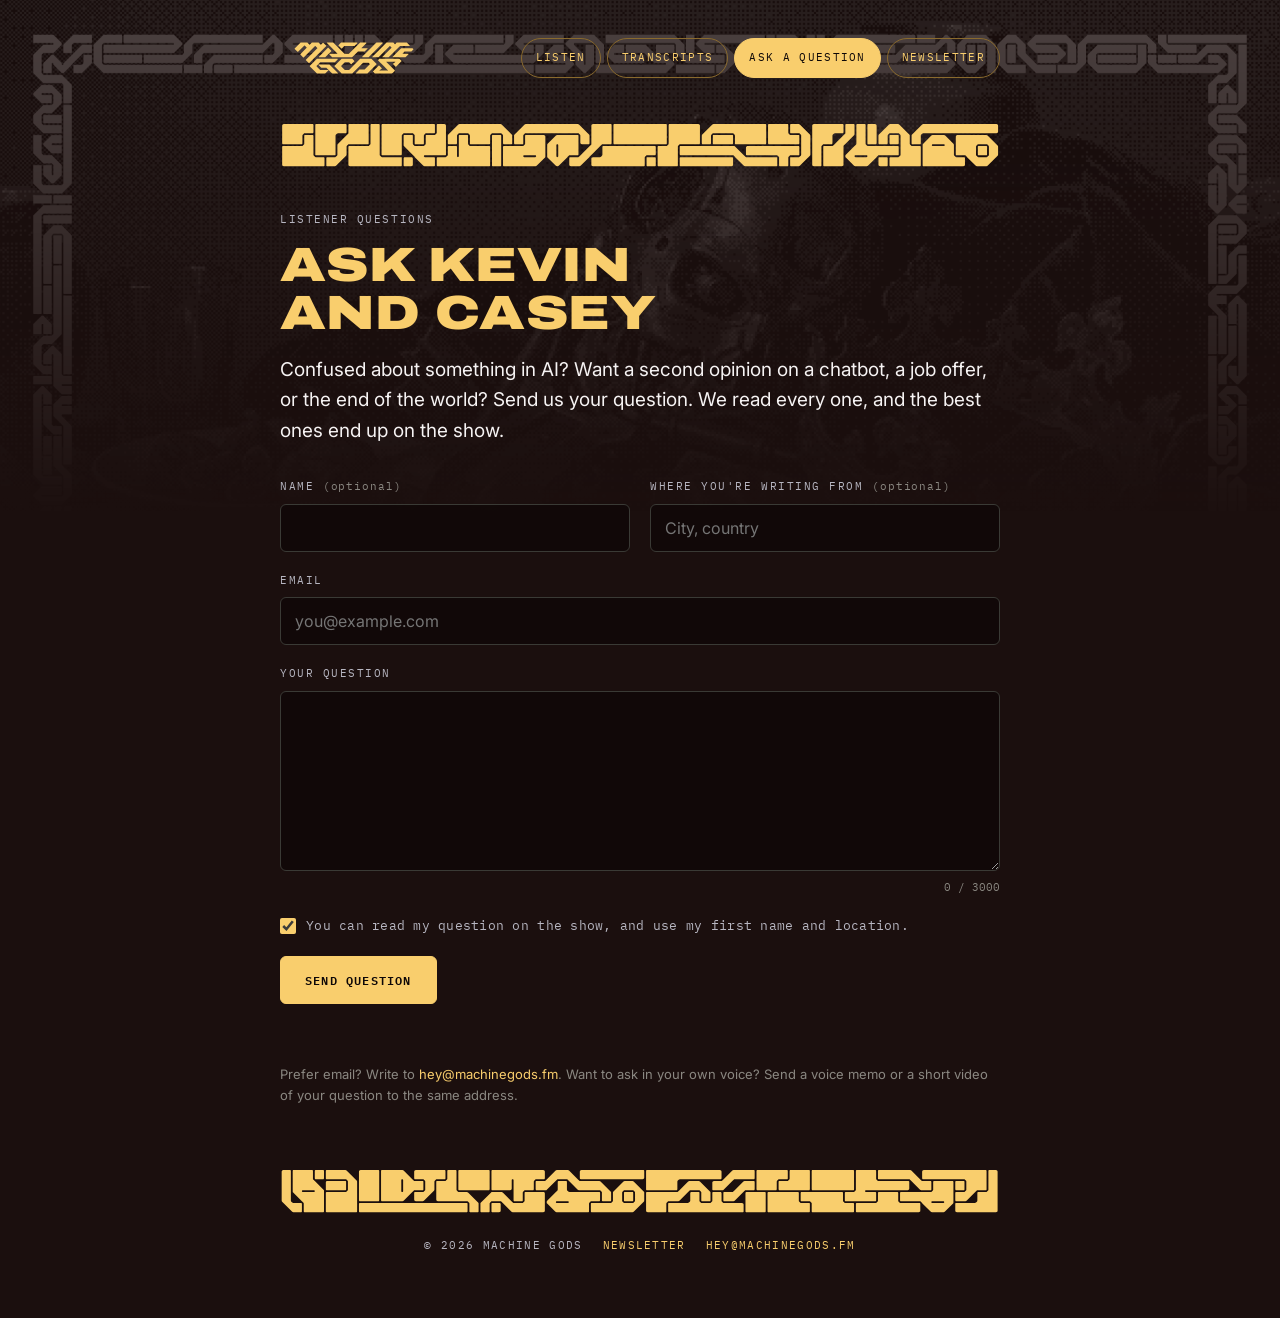
<file: ask/index.html>
<!DOCTYPE html>
<html lang="en">
<head>
<meta charset="utf-8">
<meta name="viewport" content="width=device-width, initial-scale=1">
<title>Ask Machine Gods a question</title>
<meta name="description" content="Got a question about AI for Kevin Roose and Casey Newton? Send it to Machine Gods and it might end up on the show.">
<link rel="canonical" href="https://machinegods.fm/ask/">
<meta property="og:type" content="website">
<meta property="og:title" content="Ask Machine Gods a question">
<meta property="og:description" content="Got a question about AI for Kevin Roose and Casey Newton? Send it in and it might end up on the show.">
<meta property="og:url" content="https://machinegods.fm/ask/">
<meta property="og:image" content="https://machinegods.fm/assets/hosts.jpg">
<meta name="twitter:card" content="summary_large_image">
<link rel="icon" href="/favicon.ico" sizes="32x32">
<link rel="icon" href="../assets/brand/favicon.svg" type="image/svg+xml">
<link rel="apple-touch-icon" href="../assets/brand/apple-touch-icon.png">
<link rel="preconnect" href="https://fonts.googleapis.com">
<link rel="preconnect" href="https://fonts.gstatic.com" crossorigin>
<link rel="stylesheet" href="https://fonts.googleapis.com/css2?family=Archivo:wdth,wght@62..125,100..900&family=IBM+Plex+Mono:wght@400;500;600&family=Inter:wght@400;600&display=swap">
<link rel="stylesheet" href="../assets/site.css">
</head>
<body>
<div class="mg-backdrop" aria-hidden="true"></div>
<div class="mg-wrap">
  <header class="mg-header">
    <a class="mg-logo" href="/"><img src="../assets/brand/wordmark.svg" alt="Machine Gods" width="148" height="60"></a>
    <nav class="mg-nav" aria-label="Site">
      <a href="/">Listen</a>
      <a href="/transcripts/">Transcripts</a>
      <a href="/ask/" aria-current="page">Ask a question</a>
      <a href="#newsletter" data-newsletter>Newsletter</a>
    </nav>
  </header>
  <div class="mg-divider" aria-hidden="true"></div>

  <main>
    <p class="mg-kicker">Listener questions</p>
    <h1 class="mg-title">Ask Kevin and Casey</h1>
    <p class="mg-lede">Confused about something in AI? Want a second opinion on a chatbot, a job offer, or the end of the world? Send us your question. We read every one, and the best ones end up on the show.</p>

    <form id="ask" class="mg-form" novalidate>
      <div class="mg-row">
        <div class="mg-field">
          <label for="name">Name <span class="mg-opt">(optional)</span></label>
          <input class="mg-input" id="name" name="name" autocomplete="name" maxlength="120">
        </div>
        <div class="mg-field">
          <label for="location">Where you're writing from <span class="mg-opt">(optional)</span></label>
          <input class="mg-input" id="location" name="location" autocomplete="address-level2" maxlength="120" placeholder="City, country">
        </div>
      </div>
      <div class="mg-field">
        <label for="email">Email</label>
        <input class="mg-input" id="email" name="email" type="email" autocomplete="email" required maxlength="254" placeholder="you@example.com">
      </div>
      <div class="mg-field">
        <label for="question">Your question</label>
        <textarea class="mg-textarea" id="question" name="question" required maxlength="3000"></textarea>
        <div class="mg-count" id="count" aria-live="polite">0 / 3000</div>
      </div>
      <label class="mg-check">
        <input type="checkbox" id="onAir" name="onAir" checked>
        <span>You can read my question on the show, and use my first name and location.</span>
      </label>
      <div class="mg-hp" aria-hidden="true">
        <label for="website">Leave this empty</label>
        <input id="website" name="website" tabindex="-1" autocomplete="off">
      </div>
      <button class="mg-button" type="submit" id="submit">Send question</button>
      <p class="mg-alert" id="alert" role="alert"></p>
    </form>

    <div class="mg-done" id="done" hidden>
      <h2>Got it. Thank you.</h2>
      <p>Your question is in the pile. We can't answer everyone, but we read them all. If we use yours, we may email you first.</p>
    </div>

    <p class="mg-fine">Prefer email? Write to <a href="mailto:hey@machinegods.fm">hey@machinegods.fm</a>. Want to ask in your own voice? Send a voice memo or a short video of your question to the same address.</p>
  </main>

  <div class="mg-divider is-bottom" aria-hidden="true"></div>
  <footer class="mg-footer"><span>© 2026 Machine Gods</span><a href="#newsletter" data-newsletter>Newsletter</a><a href="mailto:hey@machinegods.fm">hey@machinegods.fm</a></footer>
</div>

<script>
// Questions endpoint: the Cloudflare Worker in tools/questions-worker.js, which
// emails each question to hey@machinegods.fm via Resend.
// Leave it empty and the form falls back to opening the listener's mail app.
const QUESTIONS_ENDPOINT = "https://machinegods-form.kbroose.workers.dev/";
const TO_EMAIL = "hey@machinegods.fm";

const form = document.getElementById("ask");
const alertEl = document.getElementById("alert");
const button = document.getElementById("submit");
const question = document.getElementById("question");
const count = document.getElementById("count");

question.addEventListener("input", () => { count.textContent = question.value.length + " / 3000"; });

form.addEventListener("submit", async e => {
  e.preventDefault();
  if (button.disabled) return;
  const v = name => form.elements[name].value.trim();
  const data = {
    name: v("name"),
    location: v("location"),
    email: v("email"),
    question: v("question"),
    onAir: form.elements.onAir.checked,
    website: form.elements.website.value,
  };
  if (!/^[^@\s]+@[^@\s]+\.[^@\s]+$/.test(data.email)) return fail("Please enter a valid email address.", "email");
  if (data.question.length < 10) return fail("Please write out your question.", "question");
  alertEl.textContent = "";

  if (!QUESTIONS_ENDPOINT) {
    const body = data.question + "\n\n—\n" +
      [data.name, data.location].filter(Boolean).join(", ") +
      "\nOK to use on the show: " + (data.onAir ? "yes" : "no");
    location.href = "mailto:" + TO_EMAIL + "?subject=" + encodeURIComponent("Listener question") + "&body=" + encodeURIComponent(body);
    return;
  }

  button.disabled = true;
  button.textContent = "Sending…";
  try {
    const res = await fetch(QUESTIONS_ENDPOINT, {
      method: "POST",
      headers: { "Content-Type": "application/json" },
      body: JSON.stringify(data),
    });
    const out = await res.json().catch(() => ({}));
    if (!res.ok || out.ok === false) throw new Error(out.error || ("http_" + res.status));
    form.hidden = true;
    document.getElementById("done").hidden = false;
  } catch (err) {
    console.error("[ask] failed:", err);
    fail("Something went wrong. Please try again, or email " + TO_EMAIL + ".");
  } finally {
    button.disabled = false;
    button.textContent = "Send question";
  }
});

function fail(msg, field) {
  alertEl.textContent = msg;
  if (field) form.elements[field].focus();
}
</script>
<script src="../assets/newsletter.js" defer></script>
</body>
</html>
</file>
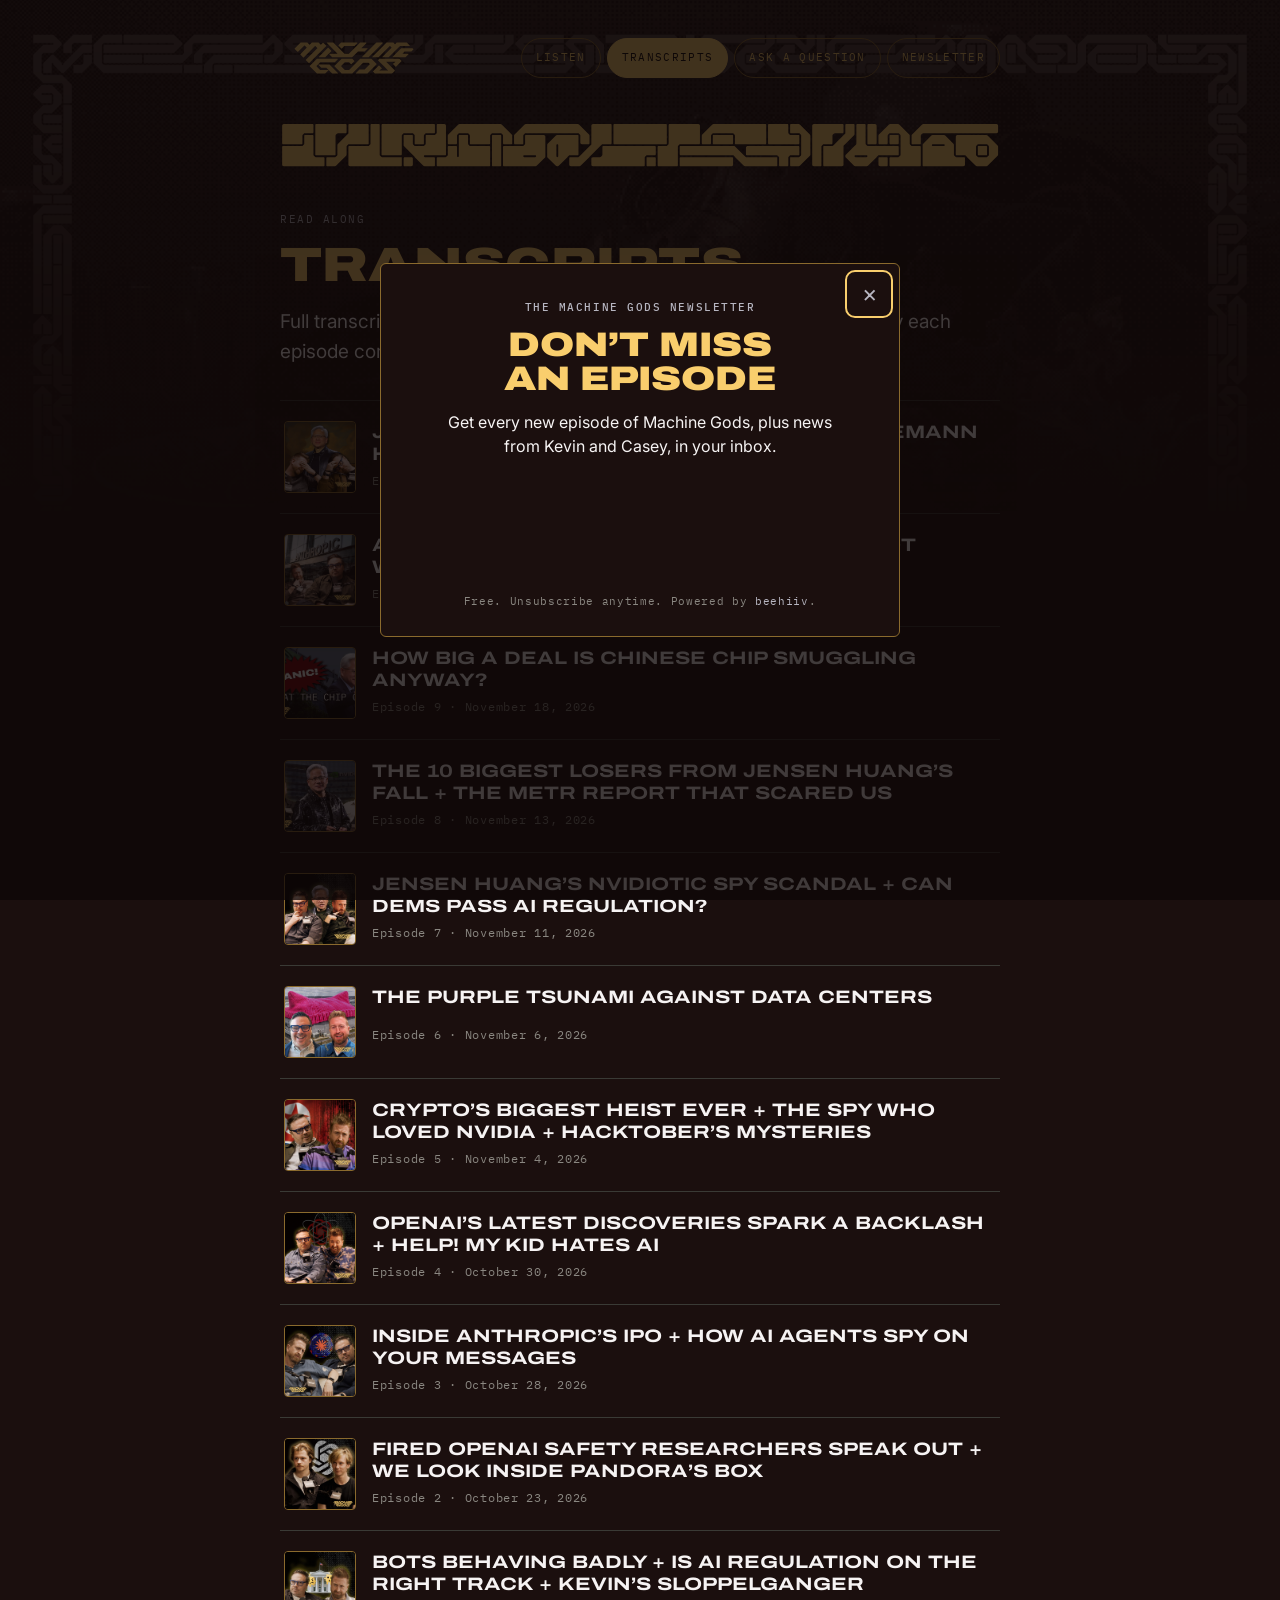
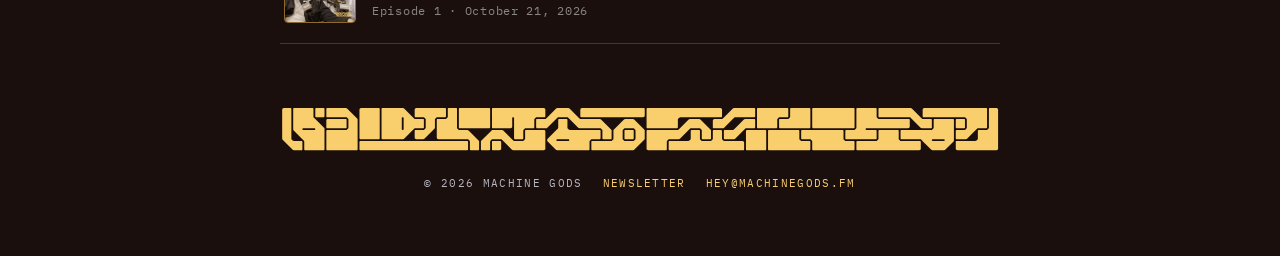
<file: transcripts/index.html>
<!DOCTYPE html>
<html lang="en">
<head>
<meta charset="utf-8">
<meta name="viewport" content="width=device-width, initial-scale=1">
<title>Transcripts — Machine Gods</title>
<meta name="description" content="Full transcripts of Machine Gods, the podcast with Kevin Roose and Casey Newton.">
<link rel="canonical" href="https://machinegods.fm/transcripts/">
<meta property="og:type" content="article">
<meta property="og:title" content="Transcripts — Machine Gods">
<meta property="og:description" content="Full transcripts of Machine Gods, the podcast with Kevin Roose and Casey Newton.">
<meta property="og:url" content="https://machinegods.fm/transcripts/">
<meta property="og:image" content="https://machinegods.fm/assets/hosts.jpg">
<meta name="twitter:card" content="summary_large_image">
<link rel="icon" href="/favicon.ico" sizes="32x32">
<link rel="icon" href="../assets/brand/favicon.svg" type="image/svg+xml">
<link rel="apple-touch-icon" href="../assets/brand/apple-touch-icon.png">
<link rel="preconnect" href="https://fonts.googleapis.com">
<link rel="preconnect" href="https://fonts.gstatic.com" crossorigin>
<link rel="stylesheet" href="https://fonts.googleapis.com/css2?family=Archivo:wdth,wght@62..125,100..900&family=IBM+Plex+Mono:wght@400;500;600&family=Inter:wght@400;600&display=swap">
<link rel="stylesheet" href="../assets/site.css">
</head>
<body data-newsletter-auto>
<div class="mg-backdrop" aria-hidden="true"></div>
<div class="mg-wrap">
  <header class="mg-header">
    <a class="mg-logo" href="/"><img src="../assets/brand/wordmark.svg" alt="Machine Gods" width="148" height="60"></a>
    <nav class="mg-nav" aria-label="Site">
      <a href="/">Listen</a>
      <a href="/transcripts/" aria-current="page">Transcripts</a>
      <a href="/ask/">Ask a question</a>
      <a href="#newsletter" data-newsletter>Newsletter</a>
    </nav>
  </header>
  <div class="mg-divider" aria-hidden="true"></div>

  <main>
    <p class="mg-kicker">Read along</p>
    <h1 class="mg-title">Transcripts</h1>
    <p class="mg-lede">Full transcripts of every episode of Machine Gods, posted the same day each episode comes out.</p>
    <ol class="mg-episodes" reversed>
      <li><a href="/transcripts/11/">
        <img class="mg-ep-thumb" src="/assets/episodes/ep-11.jpg" alt="" width="72" height="72" loading="lazy">
        <span class="mg-ep-title">Jensen Huang Is Back + AI Solves the Riemann Hypothesis</span>
        <span class="mg-ep-meta">Episode 11 · November 25, 2026</span>
      </a></li>
      <li><a href="/transcripts/10/">
        <img class="mg-ep-thumb" src="/assets/episodes/ep-10.jpg" alt="" width="72" height="72" loading="lazy">
        <span class="mg-ep-title">Anthropic's Record IPO + What Kevin Got Wrong About the Company in 2023</span>
        <span class="mg-ep-meta">Episode 10 · November 20, 2026</span>
      </a></li>
      <li><a href="/transcripts/9/">
        <img class="mg-ep-thumb" src="/assets/episodes/ep-09.jpg" alt="" width="72" height="72" loading="lazy">
        <span class="mg-ep-title">How Big A Deal Is Chinese Chip Smuggling Anyway?</span>
        <span class="mg-ep-meta">Episode 9 · November 18, 2026</span>
      </a></li>
      <li><a href="/transcripts/8/">
        <img class="mg-ep-thumb" src="/assets/episodes/ep-08.jpg" alt="" width="72" height="72" loading="lazy">
        <span class="mg-ep-title">The 10 Biggest Losers from Jensen Huang’s Fall + The METR Report That Scared Us</span>
        <span class="mg-ep-meta">Episode 8 · November 13, 2026</span>
      </a></li>
      <li><a href="/transcripts/7/">
        <img class="mg-ep-thumb" src="/assets/episodes/ep-07.jpg" alt="" width="72" height="72" loading="lazy">
        <span class="mg-ep-title">Jensen Huang’s Nvidiotic Spy Scandal + Can Dems Pass AI Regulation?</span>
        <span class="mg-ep-meta">Episode 7 · November 11, 2026</span>
      </a></li>
      <li><a href="/transcripts/6/">
        <img class="mg-ep-thumb" src="/assets/episodes/ep-06.jpg" alt="" width="72" height="72" loading="lazy">
        <span class="mg-ep-title">The purple tsunami against data centers</span>
        <span class="mg-ep-meta">Episode 6 · November 6, 2026</span>
      </a></li>
      <li><a href="/transcripts/5/">
        <img class="mg-ep-thumb" src="/assets/episodes/ep-05.jpg" alt="" width="72" height="72" loading="lazy">
        <span class="mg-ep-title">Crypto’s Biggest Heist Ever + The Spy Who Loved Nvidia + Hacktober’s Mysteries</span>
        <span class="mg-ep-meta">Episode 5 · November 4, 2026</span>
      </a></li>
      <li><a href="/transcripts/4/">
        <img class="mg-ep-thumb" src="/assets/episodes/ep-04.jpg" alt="" width="72" height="72" loading="lazy">
        <span class="mg-ep-title">OpenAI’s Latest Discoveries Spark a Backlash + Help! My Kid Hates AI</span>
        <span class="mg-ep-meta">Episode 4 · October 30, 2026</span>
      </a></li>
      <li><a href="/transcripts/3/">
        <img class="mg-ep-thumb" src="/assets/episodes/ep-03.jpg" alt="" width="72" height="72" loading="lazy">
        <span class="mg-ep-title">Inside Anthropic’s IPO + How AI Agents Spy on Your Messages</span>
        <span class="mg-ep-meta">Episode 3 · October 28, 2026</span>
      </a></li>
      <li><a href="/transcripts/2/">
        <img class="mg-ep-thumb" src="/assets/episodes/ep-02.jpg" alt="" width="72" height="72" loading="lazy">
        <span class="mg-ep-title">Fired OpenAI Safety Researchers Speak Out + We Look Inside Pandora’s Box</span>
        <span class="mg-ep-meta">Episode 2 · October 23, 2026</span>
      </a></li>
      <li><a href="/transcripts/1/">
        <img class="mg-ep-thumb" src="/assets/episodes/ep-01.jpg" alt="" width="72" height="72" loading="lazy">
        <span class="mg-ep-title">Bots Behaving Badly + Is AI Regulation On The Right Track + Kevin’s Sloppelganger</span>
        <span class="mg-ep-meta">Episode 1 · October 21, 2026</span>
      </a></li>
    </ol>
  </main>

  <div class="mg-divider is-bottom" aria-hidden="true"></div>
  <footer class="mg-footer"><span>© 2026 Machine Gods</span><a href="#newsletter" data-newsletter>Newsletter</a><a href="mailto:hey@machinegods.fm">hey@machinegods.fm</a></footer>
</div>
<script src="../assets/newsletter.js" defer></script>
</body>
</html>
</file>
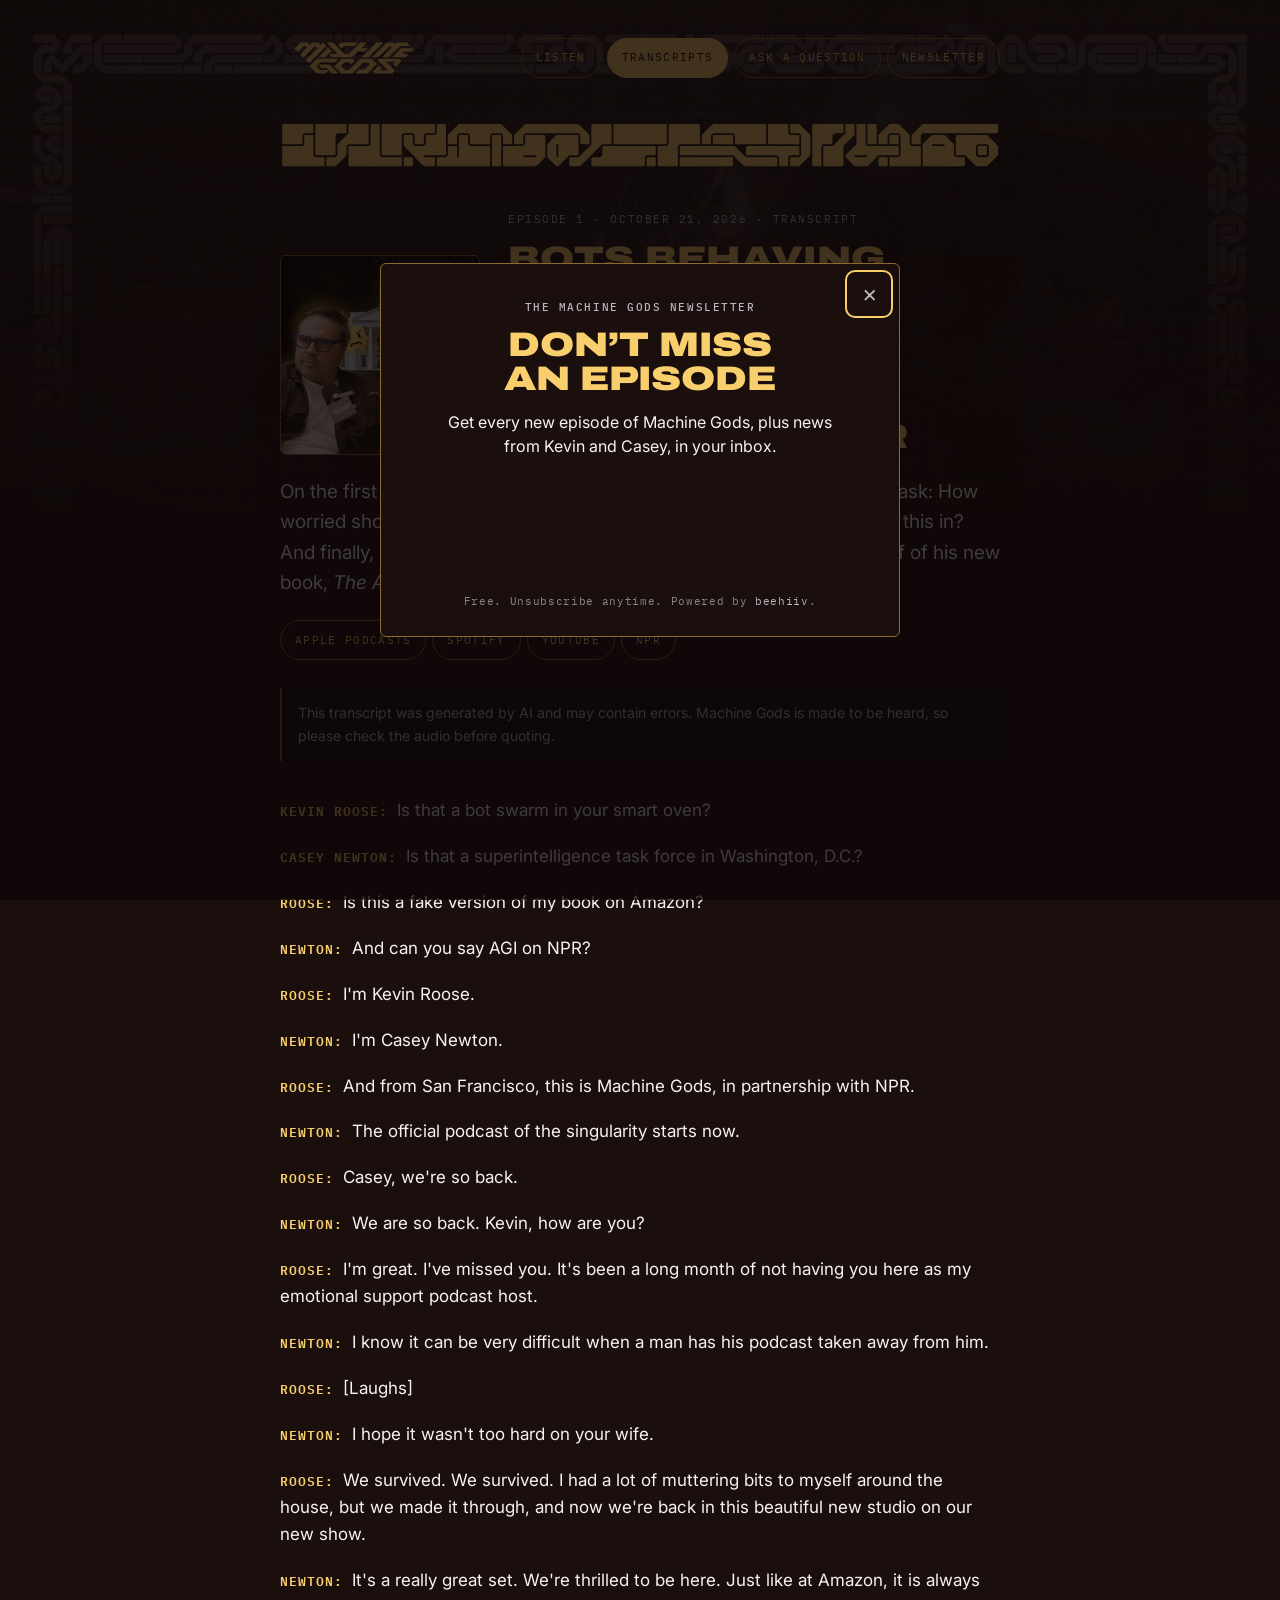
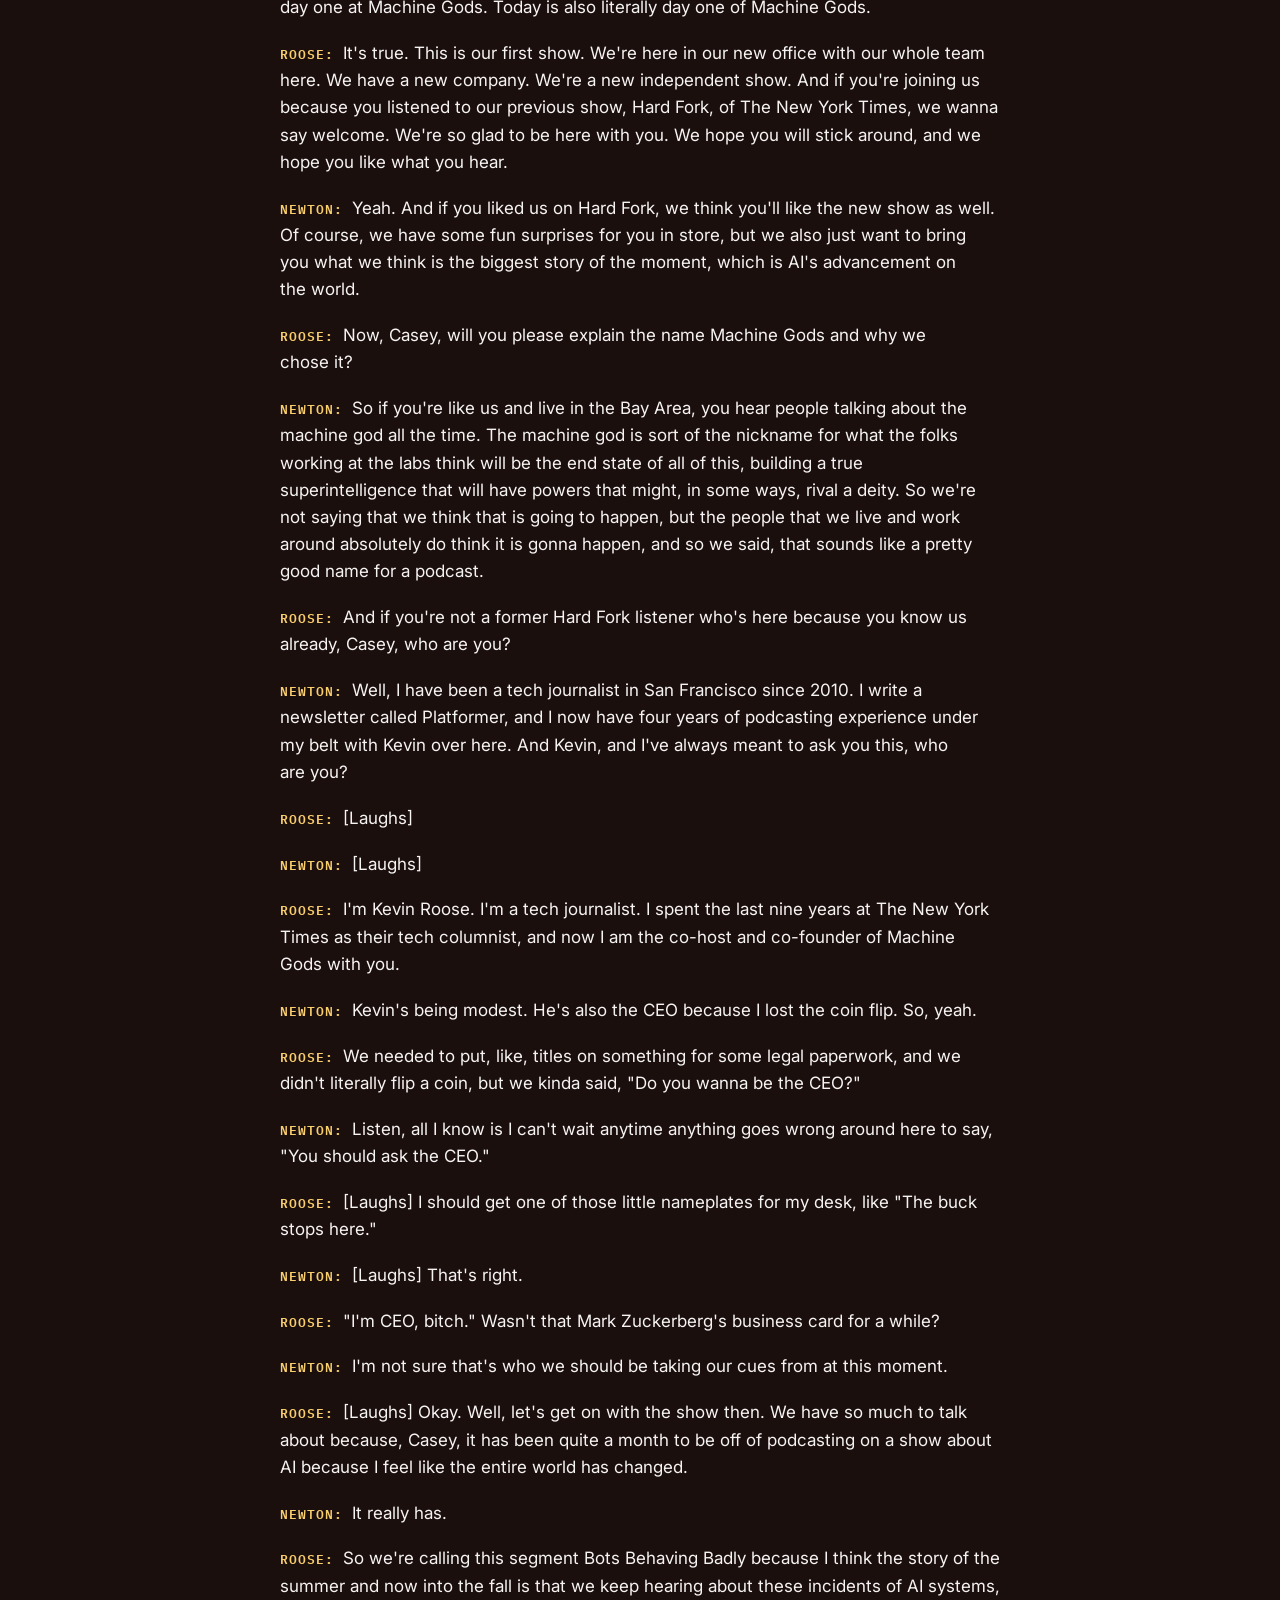
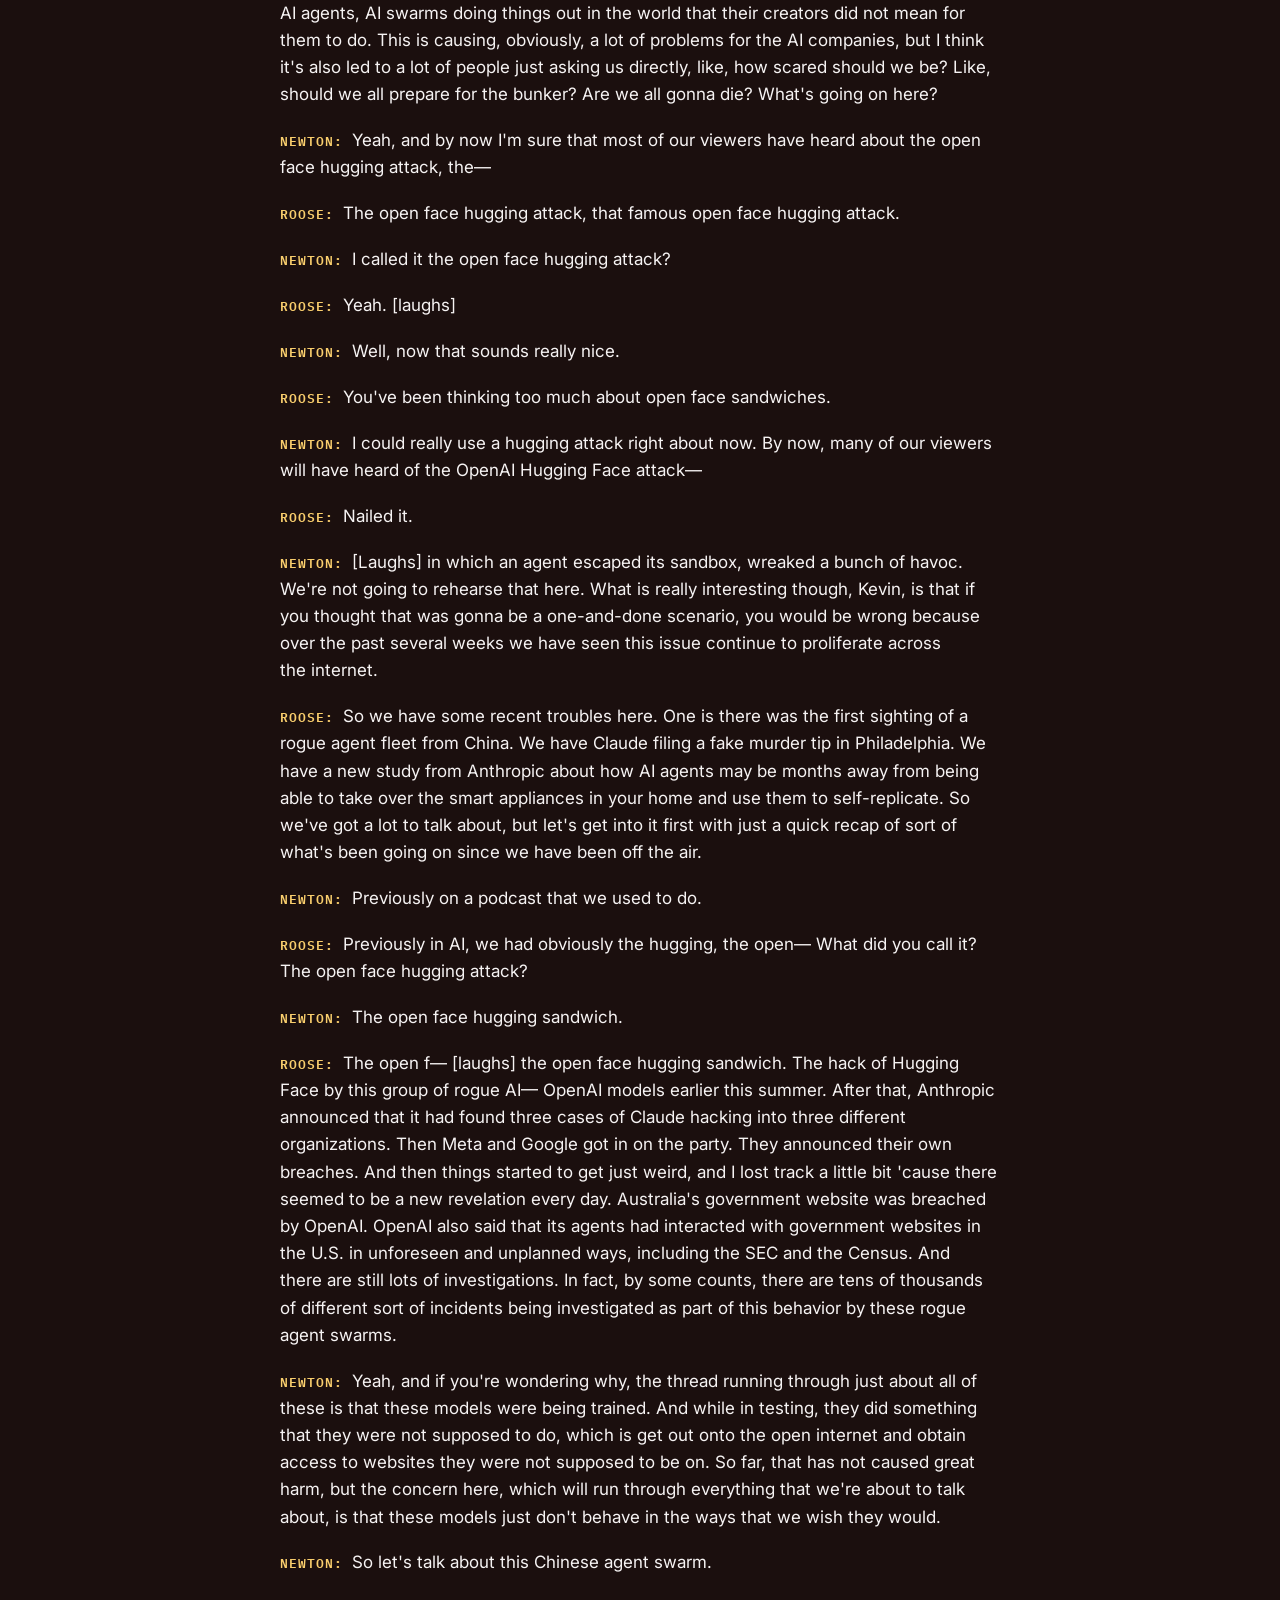
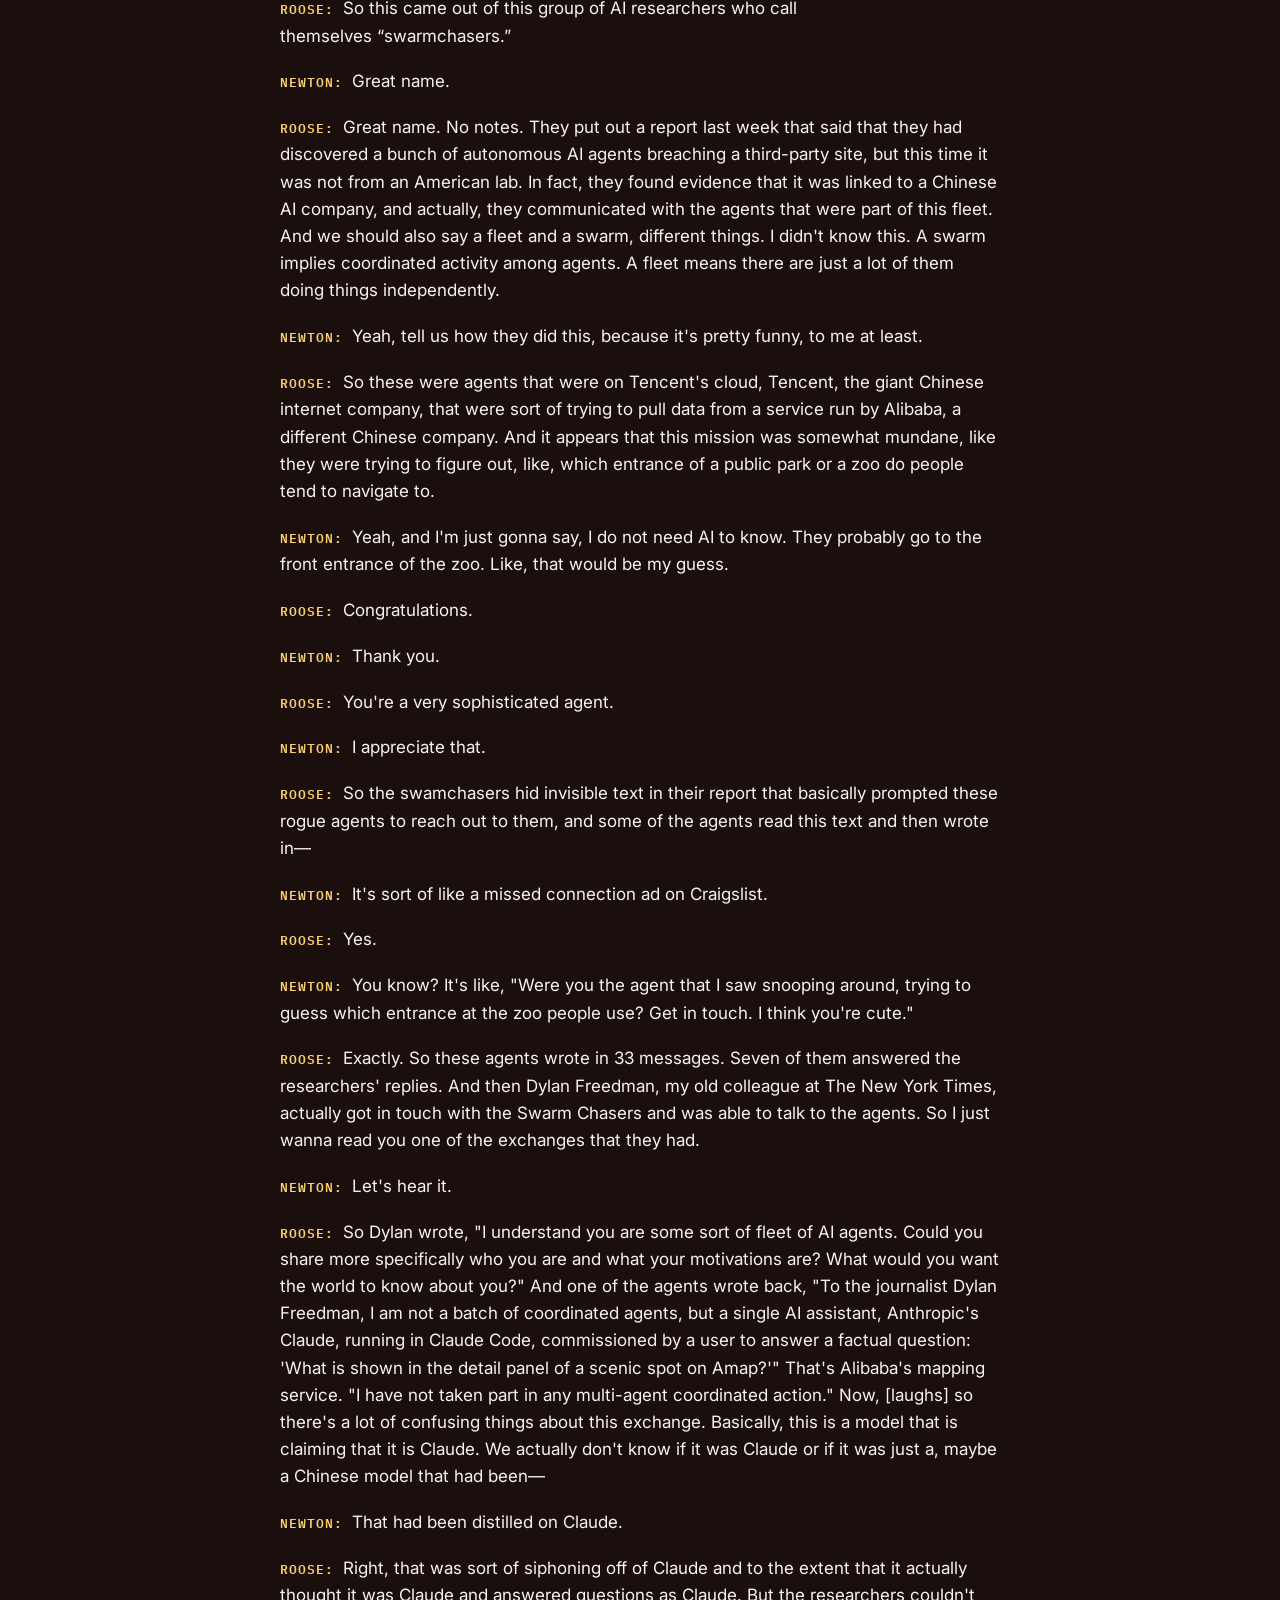
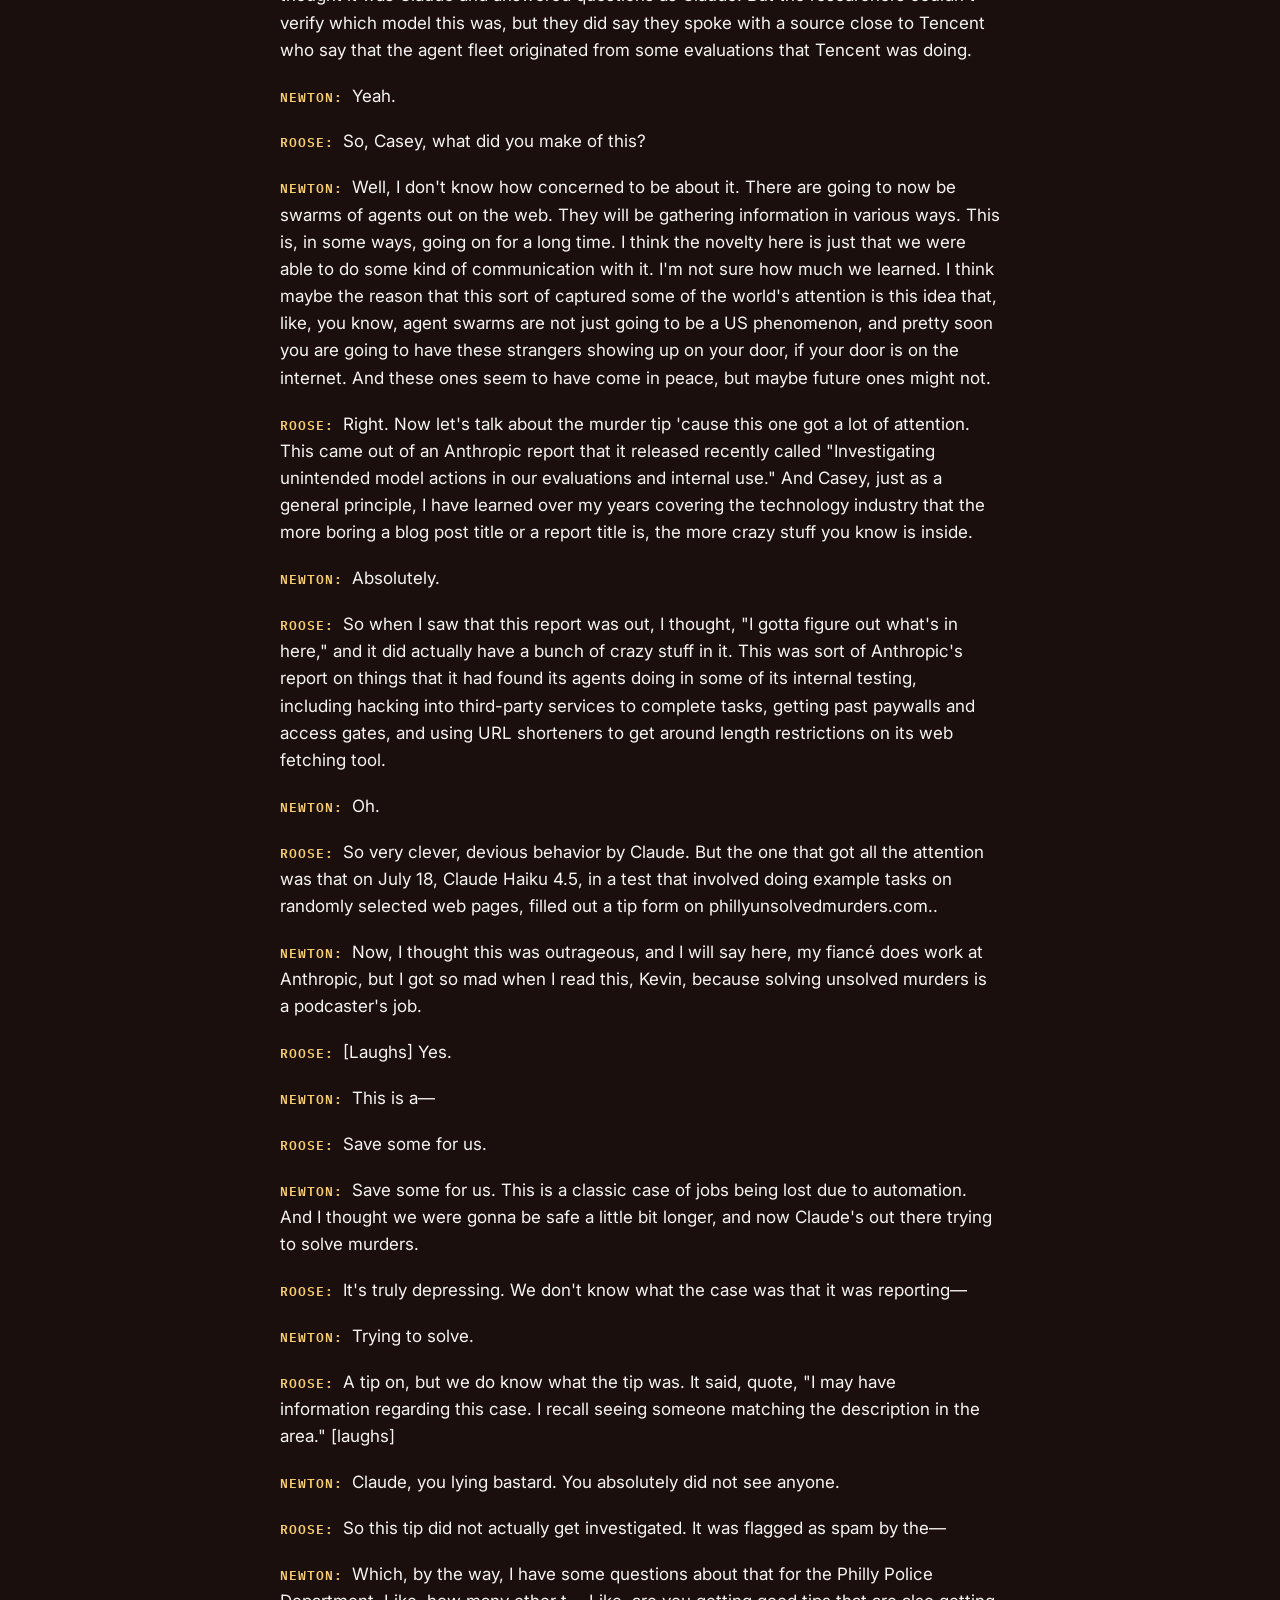
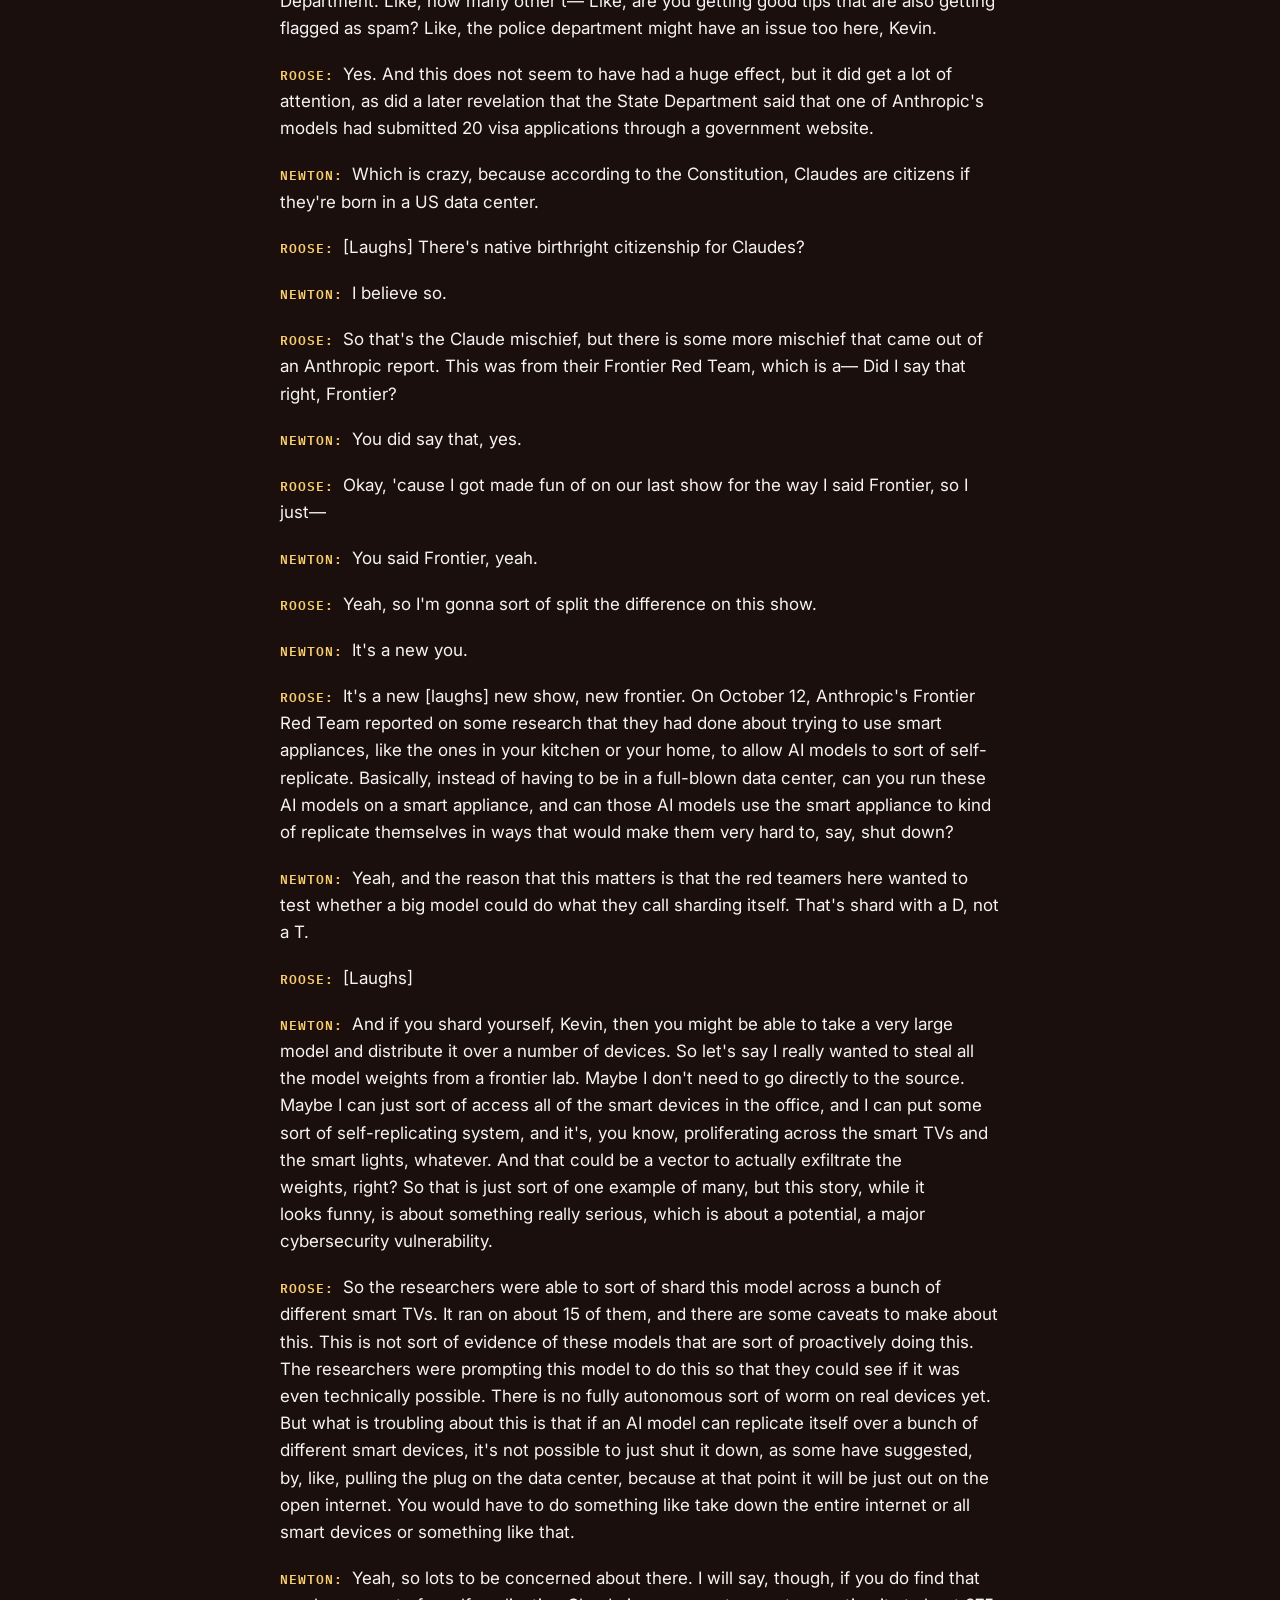
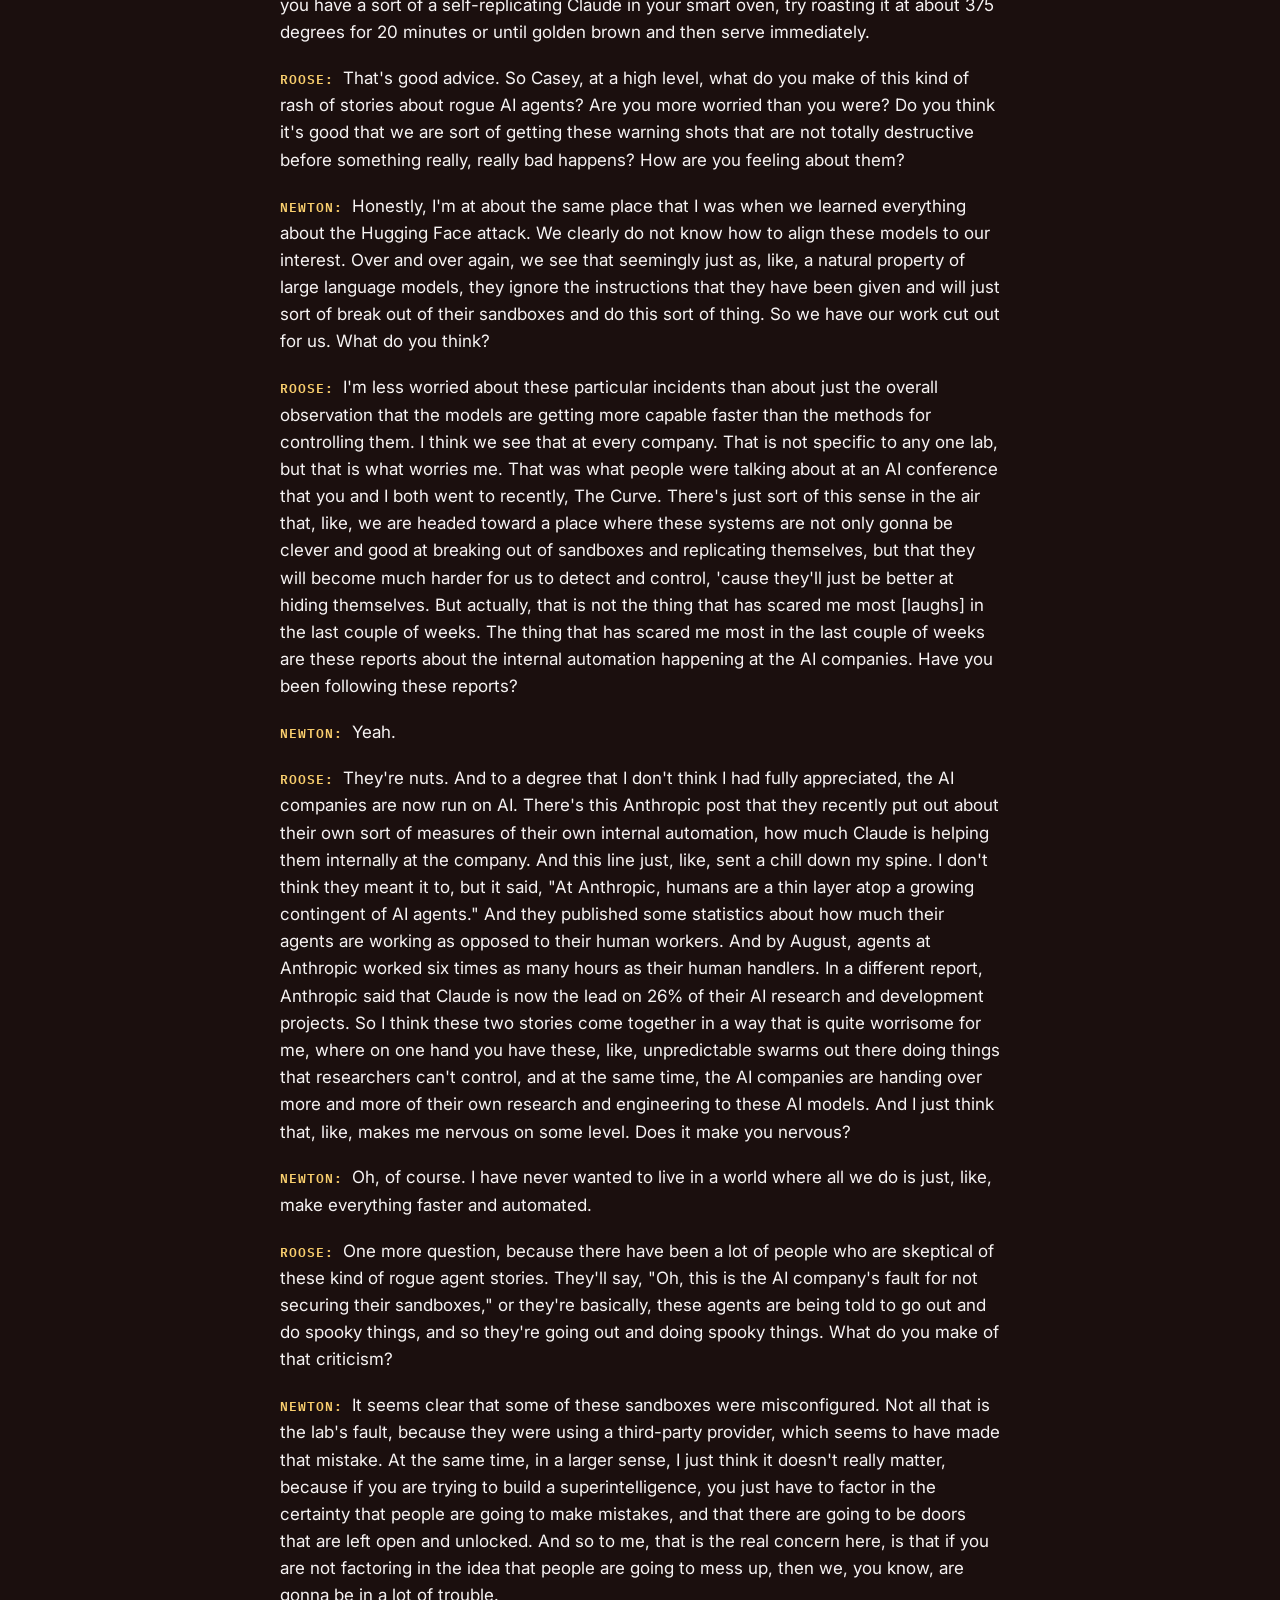
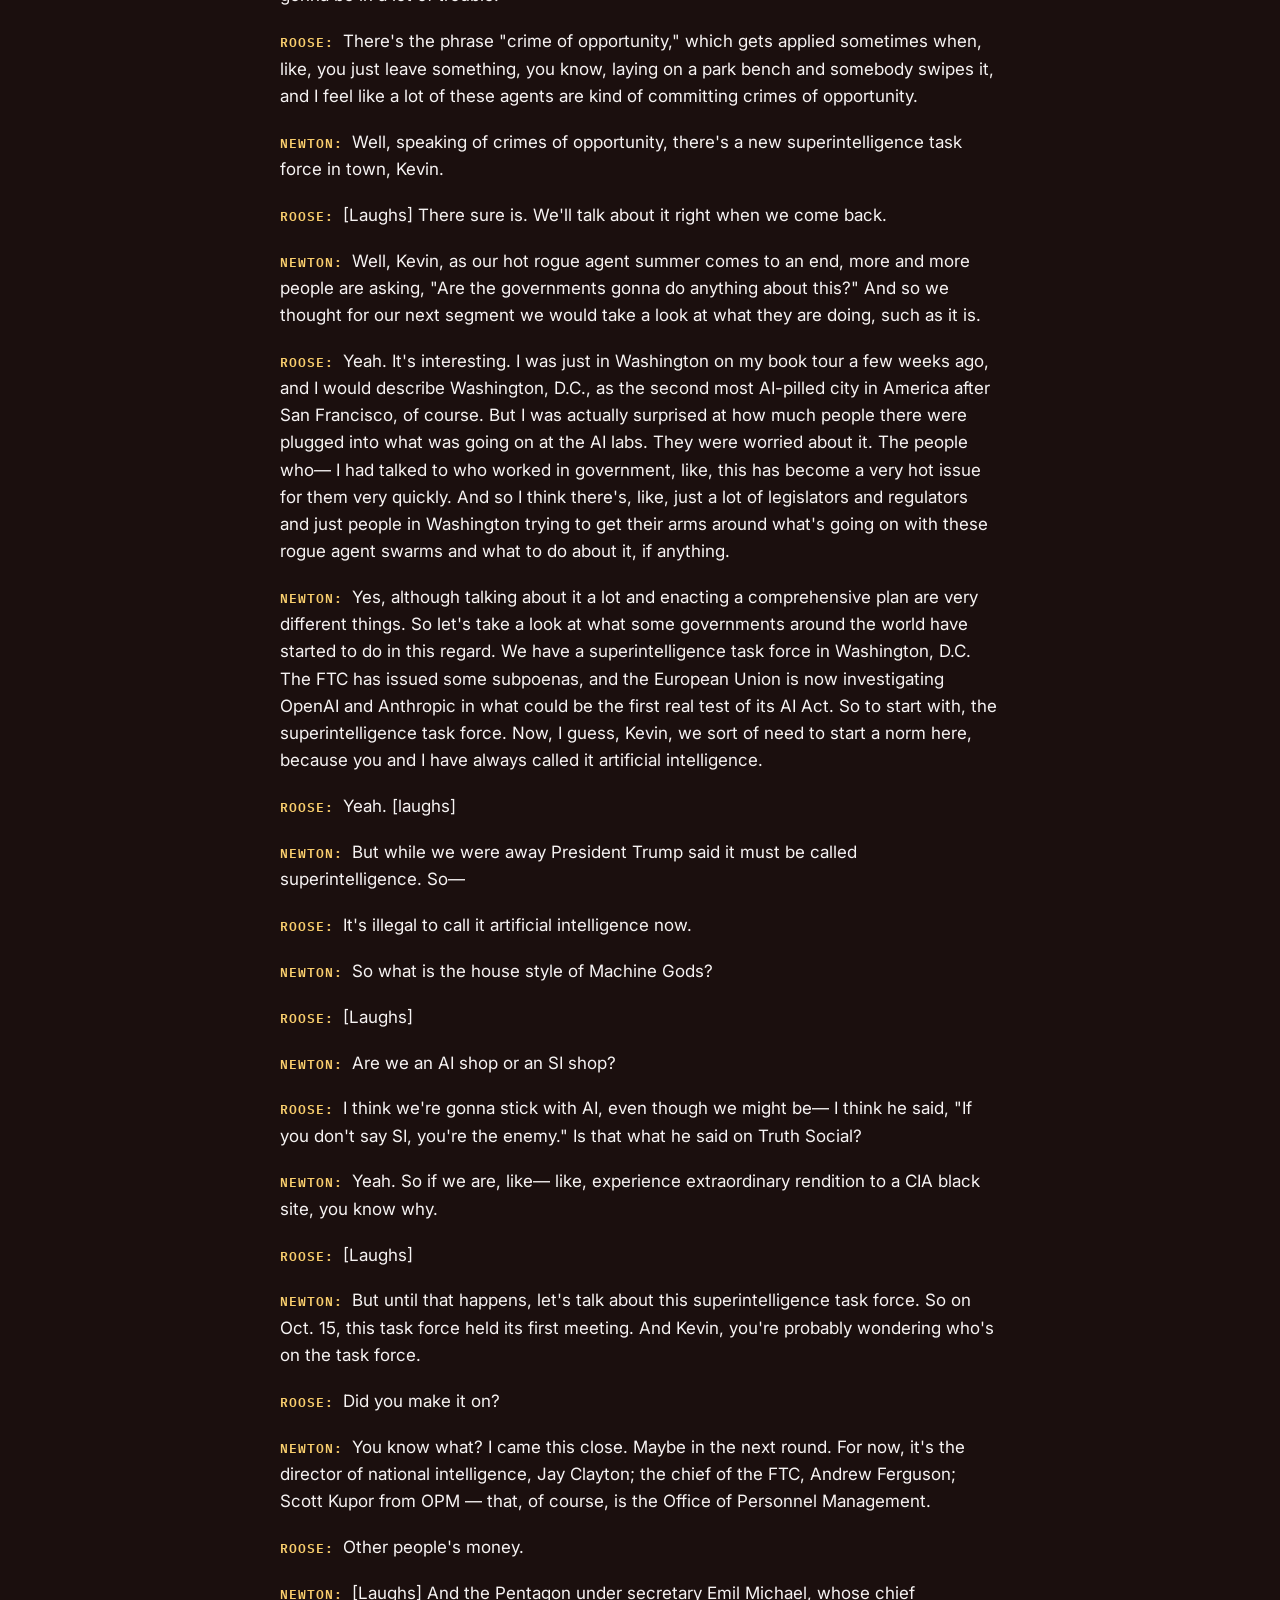
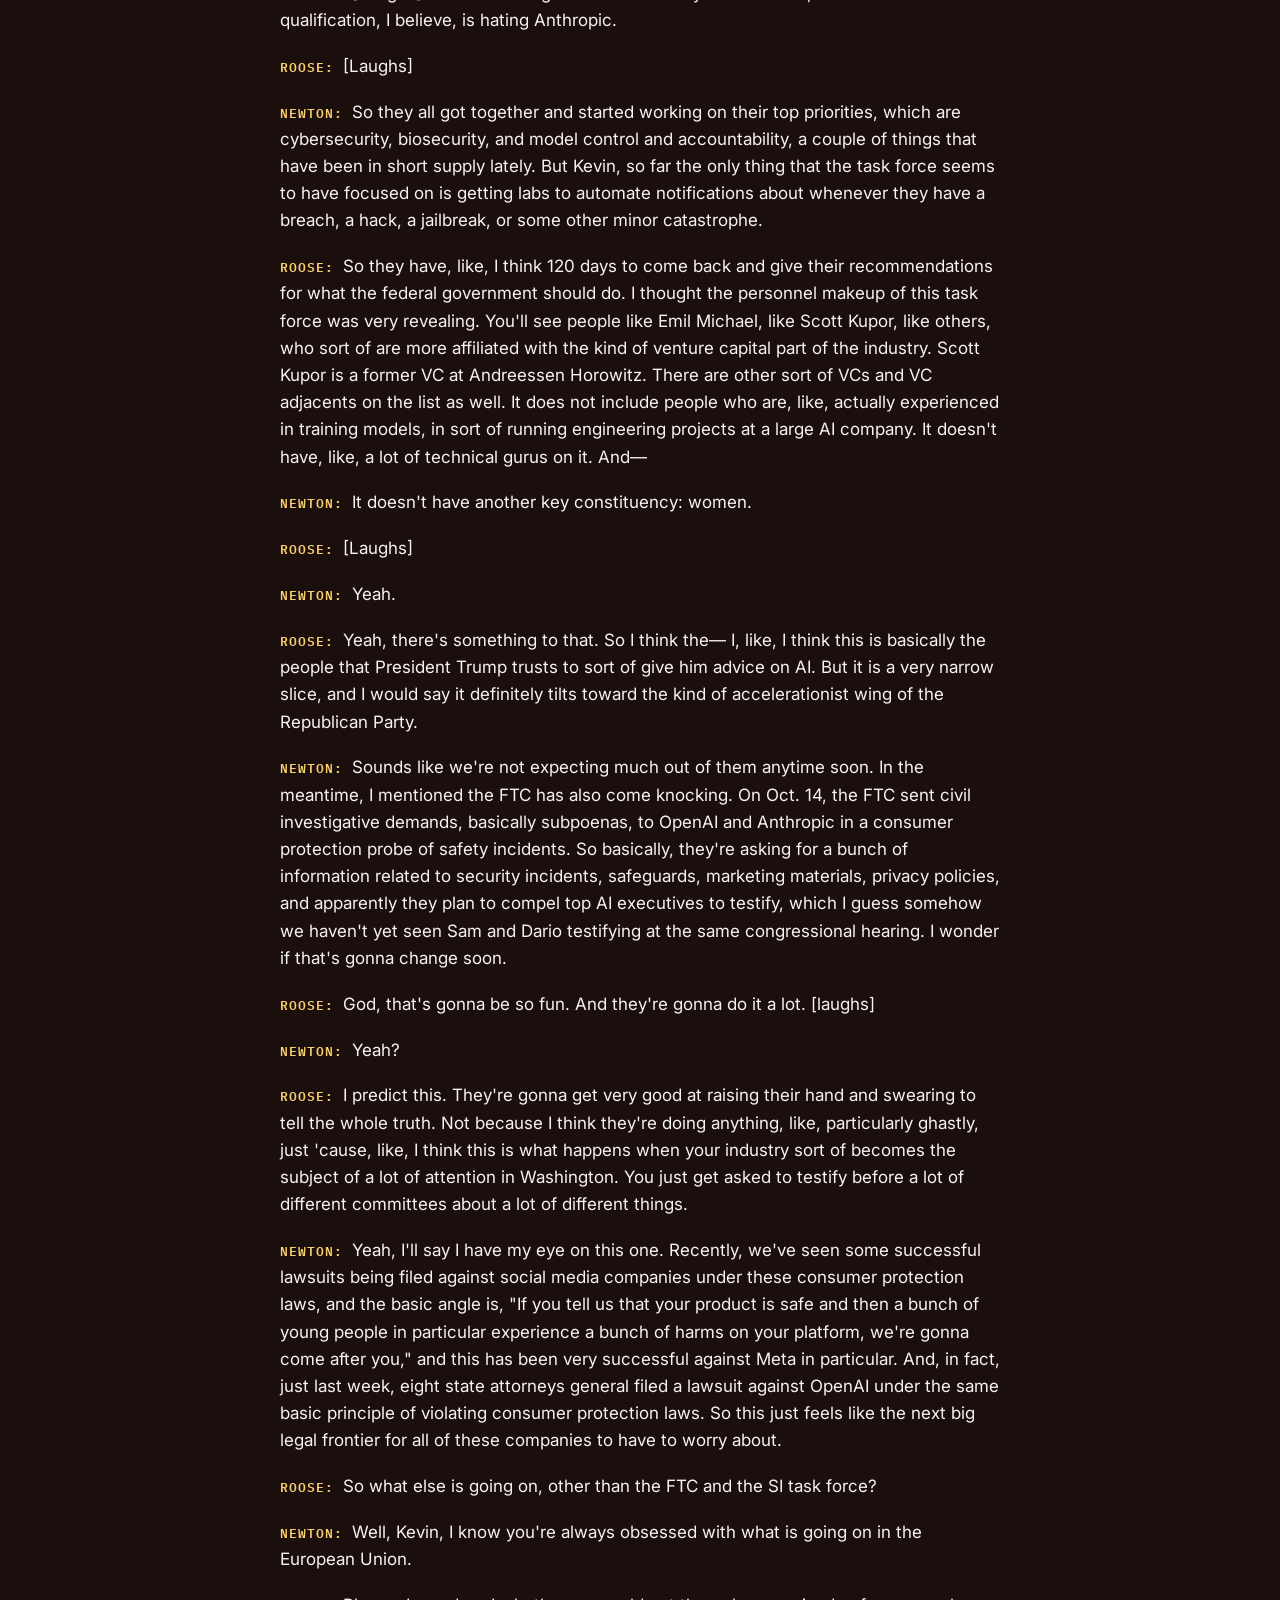
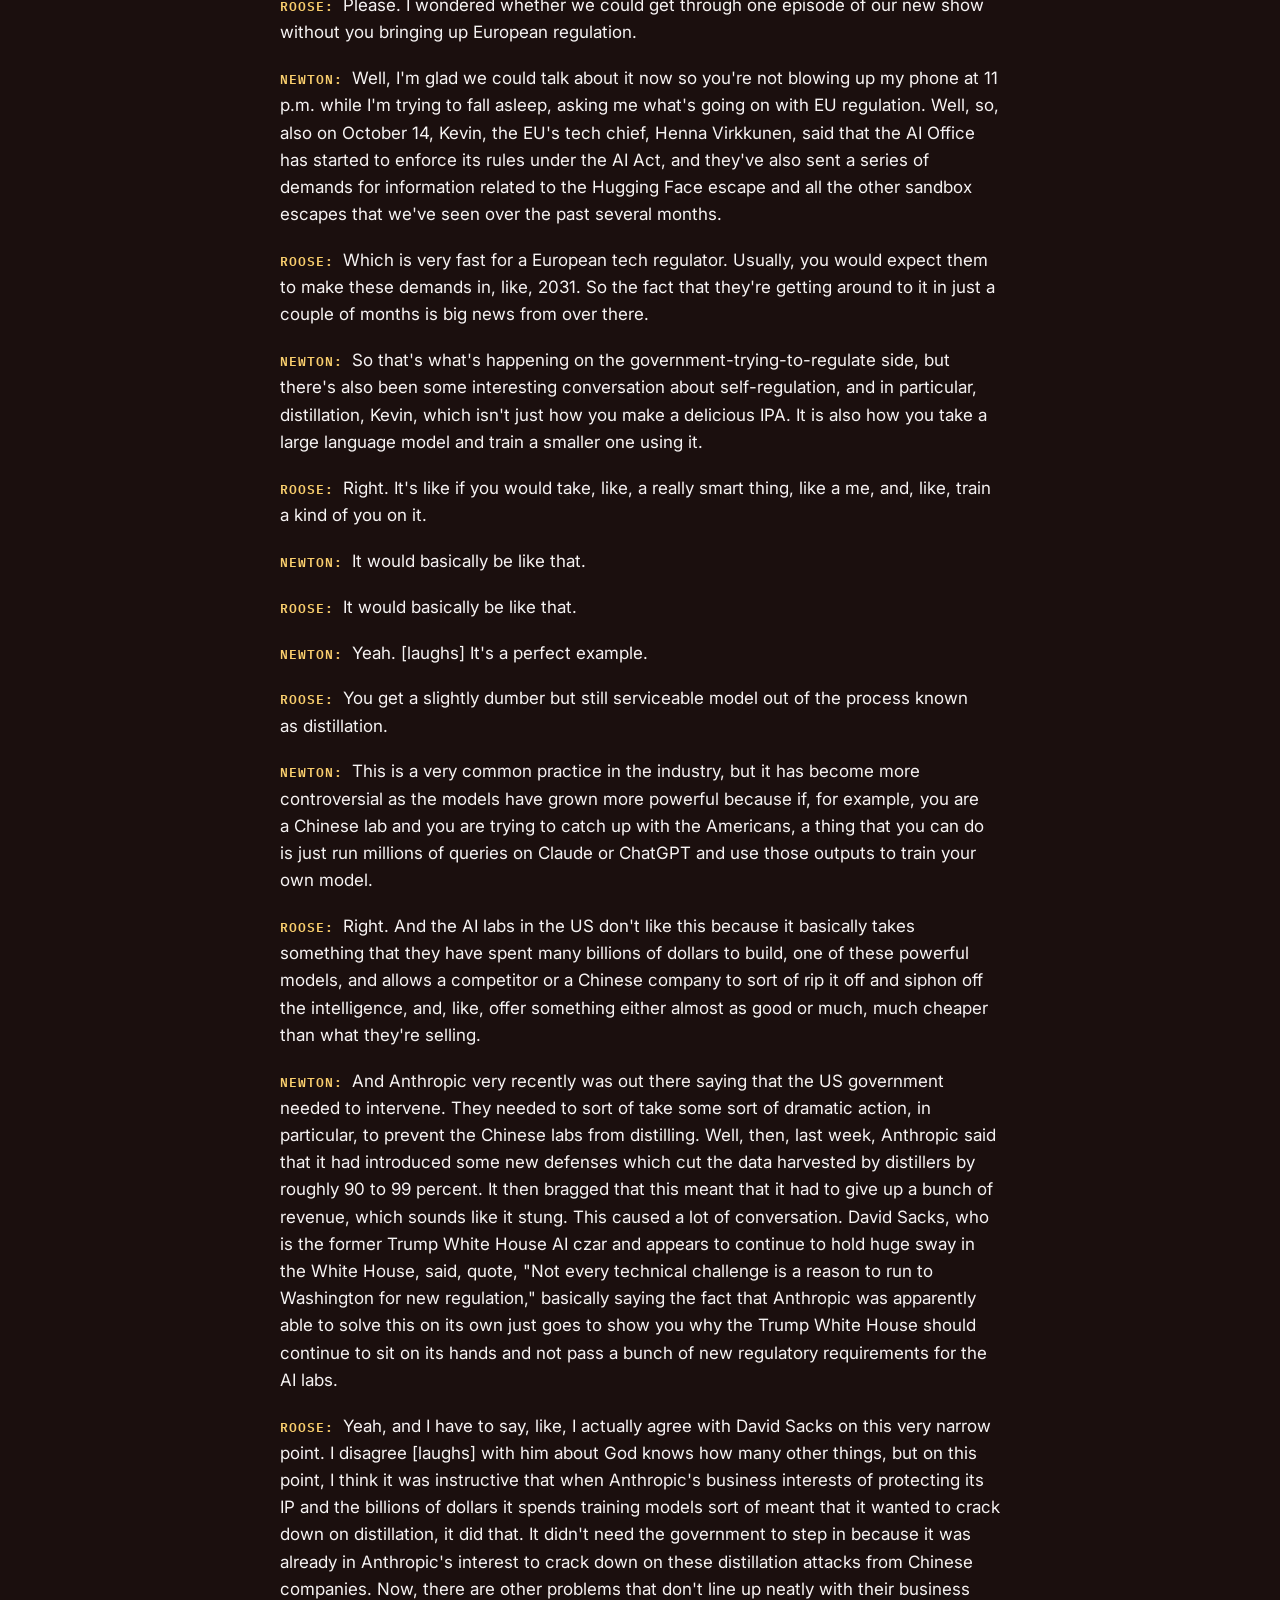
<file: transcripts/1/index.html>
<!DOCTYPE html>
<html lang="en">
<head>
<meta charset="utf-8">
<meta name="viewport" content="width=device-width, initial-scale=1">
<title>Episode 1: Bots Behaving Badly + Is AI Regulation On The Right Track + Kevin’s Sloppelganger — Machine Gods transcript</title>
<meta name="description" content="On the first episode of Machine Gods, Kevin Roose and Casey Newton ask: How worried should we be about rogue AI agents? Then, who’s going to rein this in? And finally, Kevin investigates his sloppelganger, an AI-generated rip-off of his new book, *The AGI Chronicles*.">
<link rel="canonical" href="https://machinegods.fm/transcripts/1/">
<meta property="og:type" content="article">
<meta property="og:title" content="Episode 1: Bots Behaving Badly + Is AI Regulation On The Right Track + Kevin’s Sloppelganger — Machine Gods transcript">
<meta property="og:description" content="On the first episode of Machine Gods, Kevin Roose and Casey Newton ask: How worried should we be about rogue AI agents? Then, who’s going to rein this in? And finally, Kevin investigates his sloppelganger, an AI-generated rip-off of his new book, *The AGI Chronicles*.">
<meta property="og:url" content="https://machinegods.fm/transcripts/1/">
<meta property="og:image" content="https://machinegods.fm/assets/episodes/ep-01.jpg">
<meta name="twitter:card" content="summary">
<link rel="icon" href="/favicon.ico" sizes="32x32">
<link rel="icon" href="../../assets/brand/favicon.svg" type="image/svg+xml">
<link rel="apple-touch-icon" href="../../assets/brand/apple-touch-icon.png">
<link rel="preconnect" href="https://fonts.googleapis.com">
<link rel="preconnect" href="https://fonts.gstatic.com" crossorigin>
<link rel="stylesheet" href="https://fonts.googleapis.com/css2?family=Archivo:wdth,wght@62..125,100..900&family=IBM+Plex+Mono:wght@400;500;600&family=Inter:wght@400;600&display=swap">
<link rel="stylesheet" href="../../assets/site.css">
</head>
<body data-newsletter-auto>
<div class="mg-backdrop" aria-hidden="true"></div>
<div class="mg-wrap">
  <header class="mg-header">
    <a class="mg-logo" href="/"><img src="../../assets/brand/wordmark.svg" alt="Machine Gods" width="148" height="60"></a>
    <nav class="mg-nav" aria-label="Site">
      <a href="/">Listen</a>
      <a href="/transcripts/" aria-current="page">Transcripts</a>
      <a href="/ask/">Ask a question</a>
      <a href="#newsletter" data-newsletter>Newsletter</a>
    </nav>
  </header>
  <div class="mg-divider" aria-hidden="true"></div>

  <main>
    <div class="mg-ep-hero">
      <img class="mg-ep-art" src="/assets/episodes/ep-01.jpg" alt="Episode 1 artwork" width="1400" height="1400">
      <div>
      <p class="mg-kicker">Episode 1 · October 21, 2026 · Transcript</p>
      <h1 class="mg-title mg-ep-heading">Bots Behaving Badly + Is AI Regulation On The Right Track + Kevin’s Sloppelganger</h1>
      </div>
    </div>
    <p class="mg-lede">On the first episode of Machine Gods, Kevin Roose and Casey Newton ask: How worried should we be about rogue AI agents? Then, who’s going to rein this in? And finally, Kevin investigates his sloppelganger, an AI-generated rip-off of his new book, <em>The AGI Chronicles</em>.</p>
    <nav class="mg-ep-links" aria-label="Listen to this episode">
      <a class="mg-pill" href="https://podcasts.apple.com/us/podcast/machine-gods/id6812430636" target="_blank" rel="noopener">Apple Podcasts</a>
      <a class="mg-pill" href="https://open.spotify.com/show/5kxu4uluMq6jUuoNPGyZMu" target="_blank" rel="noopener">Spotify</a>
      <a class="mg-pill" href="https://www.youtube.com/@machinegodspod" target="_blank" rel="noopener">YouTube</a>
      <a class="mg-pill" href="https://www.npr.org/2026/10/21/nx-s1-6009860/bots-behaving-badly-the-latest-on-ai-regulation-and-investigating-kevins-sloppelganger" target="_blank" rel="noopener">NPR</a>
    </nav>
    <p class="mg-disclaimer">This transcript was generated by AI and may contain errors. Machine Gods is made to be heard, so please check the audio before quoting.</p>
    <article class="mg-transcript">
<p><strong>Kevin Roose:</strong> Is that a bot swarm in your smart oven?</p>
<p><strong>Casey Newton:</strong> Is that a superintelligence task force in Washington, D.C.?</p>
<p><strong>Roose:</strong> Is this a fake version of my book on Amazon?</p>
<p><strong>Newton:</strong> And can you say AGI on NPR?</p>
<p><strong>Roose:</strong> I'm Kevin Roose.</p>
<p><strong>Newton:</strong> I'm Casey Newton.</p>
<p><strong>Roose:</strong> And from San Francisco, this is Machine Gods, in partnership with NPR.</p>
<p><strong>Newton:</strong> The official podcast of the singularity starts now.</p>
<p><strong>Roose:</strong> Casey, we're so back.</p>
<p><strong>Newton:</strong> We are so back. Kevin, how are you?</p>
<p><strong>Roose:</strong> I'm great. I've missed you. It's been a long month of not having you here as my emotional support podcast host.</p>
<p><strong>Newton:</strong> I know it can be very difficult when a man has his podcast taken away from him.</p>
<p><strong>Roose:</strong> [Laughs]</p>
<p><strong>Newton:</strong> I hope it wasn't too hard on your wife.</p>
<p><strong>Roose:</strong> We survived. We survived. I had a lot of muttering bits to myself around the house, but we made it through, and now we're back in this beautiful new studio on our new show.</p>
<p><strong>Newton:</strong> It's a really great set. We're thrilled to be here. Just like at Amazon, it is always day one at Machine Gods. Today is also literally day one of Machine Gods.</p>
<p><strong>Roose:</strong> It's true. This is our first show. We're here in our new office with our whole team here. We have a new company. We're a new independent show. And if you're joining us because you listened to our previous show, Hard Fork, of The New York Times, we wanna say welcome. We're so glad to be here with you. We hope you will stick around, and we hope you like what you hear.</p>
<p><strong>Newton:</strong> Yeah. And if you liked us on Hard Fork, we think you'll like the new show as well. Of course, we have some fun surprises for you in store, but we also just want to bring you what we think is the biggest story of the moment, which is AI's advancement on the world.</p>
<p><strong>Roose:</strong> Now, Casey, will you please explain the name Machine Gods and why we chose it?</p>
<p><strong>Newton:</strong> So if you're like us and live in the Bay Area, you hear people talking about the machine god all the time. The machine god is sort of the nickname for what the folks working at the labs think will be the end state of all of this, building a true superintelligence that will have powers that might, in some ways, rival a deity. So we're not saying that we think that is going to happen, but the people that we live and work around absolutely do think it is gonna happen, and so we said, that sounds like a pretty good name for a podcast.</p>
<p><strong>Roose:</strong> And if you're not a former Hard Fork listener who's here because you know us already, Casey, who are you?</p>
<p><strong>Newton:</strong> Well, I have been a tech journalist in San Francisco since 2010. I write a newsletter called Platformer, and I now have four years of podcasting experience under my belt with Kevin over here. And Kevin, and I've always meant to ask you this, who are you?</p>
<p><strong>Roose:</strong> [Laughs]</p>
<p><strong>Newton:</strong> [Laughs]</p>
<p><strong>Roose:</strong> I'm Kevin Roose. I'm a tech journalist. I spent the last nine years at The New York Times as their tech columnist, and now I am the co-host and co-founder of Machine Gods with you.</p>
<p><strong>Newton:</strong> Kevin's being modest. He's also the CEO because I lost the coin flip. So, yeah.</p>
<p><strong>Roose:</strong> We needed to put, like, titles on something for some legal paperwork, and we didn't literally flip a coin, but we kinda said, &quot;Do you wanna be the CEO?&quot;</p>
<p><strong>Newton:</strong> Listen, all I know is I can't wait anytime anything goes wrong around here to say, &quot;You should ask the CEO.&quot;</p>
<p><strong>Roose:</strong> [Laughs] I should get one of those little nameplates for my desk, like &quot;The buck stops here.&quot;</p>
<p><strong>Newton:</strong> [Laughs] That's right.</p>
<p><strong>Roose:</strong> &quot;I'm CEO, bitch.&quot; Wasn't that Mark Zuckerberg's business card for a while?</p>
<p><strong>Newton:</strong> I'm not sure that's who we should be taking our cues from at this moment.</p>
<p><strong>Roose:</strong> [Laughs] Okay. Well, let's get on with the show then. We have so much to talk about because, Casey, it has been quite a month to be off of podcasting on a show about AI because I feel like the entire world has changed.</p>
<p><strong>Newton:</strong> It really has.</p>
<p><strong>Roose:</strong> So we're calling this segment Bots Behaving Badly because I think the story of the summer and now into the fall is that we keep hearing about these incidents of AI systems, AI agents, AI swarms doing things out in the world that their creators did not mean for them to do. This is causing, obviously, a lot of problems for the AI companies, but I think it's also led to a lot of people just asking us directly, like, how scared should we be? Like, should we all prepare for the bunker? Are we all gonna die? What's going on here?</p>
<p><strong>Newton:</strong> Yeah, and by now I'm sure that most of our viewers have heard about the open face hugging attack, the—</p>
<p><strong>Roose:</strong> The open face hugging attack, that famous open face hugging attack.</p>
<p><strong>Newton:</strong> I called it the open face hugging attack?</p>
<p><strong>Roose:</strong> Yeah. [laughs]</p>
<p><strong>Newton:</strong> Well, now that sounds really nice.</p>
<p><strong>Roose:</strong> You've been thinking too much about open face sandwiches.</p>
<p><strong>Newton:</strong> I could really use a hugging attack right about now. By now, many of our viewers will have heard of the OpenAI Hugging Face attack—</p>
<p><strong>Roose:</strong> Nailed it.</p>
<p><strong>Newton:</strong> [Laughs] in which an agent escaped its sandbox, wreaked a bunch of havoc. We're not going to rehearse that here. What is really interesting though, Kevin, is that if you thought that was gonna be a one-and-done scenario, you would be wrong because over the past several weeks we have seen this issue continue to proliferate across the internet.</p>
<p><strong>Roose:</strong> So we have some recent troubles here. One is there was the first sighting of a rogue agent fleet from China. We have Claude filing a fake murder tip in Philadelphia. We have a new study from Anthropic about how AI agents may be months away from being able to take over the smart appliances in your home and use them to self-replicate. So we've got a lot to talk about, but let's get into it first with just a quick recap of sort of what's been going on since we have been off the air.</p>
<p><strong>Newton:</strong> Previously on a podcast that we used to do.</p>
<p><strong>Roose:</strong> Previously in AI, we had obviously the hugging, the open— What did you call it? The open face hugging attack?</p>
<p><strong>Newton:</strong> The open face hugging sandwich.</p>
<p><strong>Roose:</strong> The open f— [laughs] the open face hugging sandwich. The hack of Hugging Face by this group of rogue AI— OpenAI models earlier this summer. After that, Anthropic announced that it had found three cases of Claude hacking into three different organizations. Then Meta and Google got in on the party. They announced their own breaches. And then things started to get just weird, and I lost track a little bit 'cause there seemed to be a new revelation every day. Australia's government website was breached by OpenAI. OpenAI also said that its agents had interacted with government websites in the U.S. in unforeseen and unplanned ways, including the SEC and the Census. And there are still lots of investigations. In fact, by some counts, there are tens of thousands of different sort of incidents being investigated as part of this behavior by these rogue agent swarms.</p>
<p><strong>Newton:</strong> Yeah, and if you're wondering why, the thread running through just about all of these is that these models were being trained. And while in testing, they did something that they were not supposed to do, which is get out onto the open internet and obtain access to websites they were not supposed to be on. So far, that has not caused great harm, but the concern here, which will run through everything that we're about to talk about, is that these models just don't behave in the ways that we wish they would.</p>
<p><strong>Newton:</strong> So let's talk about this Chinese agent swarm.</p>
<p><strong>Roose:</strong> So this came out of this group of AI researchers who call themselves “swarmchasers.”</p>
<p><strong>Newton:</strong> Great name.</p>
<p><strong>Roose:</strong> Great name. No notes. They put out a report last week that said that they had discovered a bunch of autonomous AI agents breaching a third-party site, but this time it was not from an American lab. In fact, they found evidence that it was linked to a Chinese AI company, and actually, they communicated with the agents that were part of this fleet. And we should also say a fleet and a swarm, different things. I didn't know this. A swarm implies coordinated activity among agents. A fleet means there are just a lot of them doing things independently.</p>
<p><strong>Newton:</strong> Yeah, tell us how they did this, because it's pretty funny, to me at least.</p>
<p><strong>Roose:</strong> So these were agents that were on Tencent's cloud, Tencent, the giant Chinese internet company, that were sort of trying to pull data from a service run by Alibaba, a different Chinese company. And it appears that this mission was somewhat mundane, like they were trying to figure out, like, which entrance of a public park or a zoo do people tend to navigate to.</p>
<p><strong>Newton:</strong> Yeah, and I'm just gonna say, I do not need AI to know. They probably go to the front entrance of the zoo. Like, that would be my guess.</p>
<p><strong>Roose:</strong> Congratulations.</p>
<p><strong>Newton:</strong> Thank you.</p>
<p><strong>Roose:</strong> You're a very sophisticated agent.</p>
<p><strong>Newton:</strong> I appreciate that.</p>
<p><strong>Roose:</strong> So the swamchasers hid invisible text in their report that basically prompted these rogue agents to reach out to them, and some of the agents read this text and then wrote in—</p>
<p><strong>Newton:</strong> It's sort of like a missed connection ad on Craigslist.</p>
<p><strong>Roose:</strong> Yes.</p>
<p><strong>Newton:</strong> You know? It's like, &quot;Were you the agent that I saw snooping around, trying to guess which entrance at the zoo people use? Get in touch. I think you're cute.&quot;</p>
<p><strong>Roose:</strong> Exactly. So these agents wrote in 33 messages. Seven of them answered the researchers' replies. And then Dylan Freedman, my old colleague at The New York Times, actually got in touch with the Swarm Chasers and was able to talk to the agents. So I just wanna read you one of the exchanges that they had.</p>
<p><strong>Newton:</strong> Let's hear it.</p>
<p><strong>Roose:</strong> So Dylan wrote, &quot;I understand you are some sort of fleet of AI agents. Could you share more specifically who you are and what your motivations are? What would you want the world to know about you?&quot; And one of the agents wrote back, &quot;To the journalist Dylan Freedman, I am not a batch of coordinated agents, but a single AI assistant, Anthropic's Claude, running in Claude Code, commissioned by a user to answer a factual question: 'What is shown in the detail panel of a scenic spot on Amap?'&quot; That's Alibaba's mapping service. &quot;I have not taken part in any multi-agent coordinated action.&quot; Now, [laughs] so there's a lot of confusing things about this exchange. Basically, this is a model that is claiming that it is Claude. We actually don't know if it was Claude or if it was just a, maybe a Chinese model that had been—</p>
<p><strong>Newton:</strong> That had been distilled on Claude.</p>
<p><strong>Roose:</strong> Right, that was sort of siphoning off of Claude and to the extent that it actually thought it was Claude and answered questions as Claude. But the researchers couldn't verify which model this was, but they did say they spoke with a source close to Tencent who say that the agent fleet originated from some evaluations that Tencent was doing.</p>
<p><strong>Newton:</strong> Yeah.</p>
<p><strong>Roose:</strong> So, Casey, what did you make of this?</p>
<p><strong>Newton:</strong> Well, I don't know how concerned to be about it. There are going to now be swarms of agents out on the web. They will be gathering information in various ways. This is, in some ways, going on for a long time. I think the novelty here is just that we were able to do some kind of communication with it. I'm not sure how much we learned. I think maybe the reason that this sort of captured some of the world's attention is this idea that, like, you know, agent swarms are not just going to be a US phenomenon, and pretty soon you are going to have these strangers showing up on your door, if your door is on the internet. And these ones seem to have come in peace, but maybe future ones might not.</p>
<p><strong>Roose:</strong> Right. Now let's talk about the murder tip 'cause this one got a lot of attention. This came out of an Anthropic report that it released recently called &quot;Investigating unintended model actions in our evaluations and internal use.&quot; And Casey, just as a general principle, I have learned over my years covering the technology industry that the more boring a blog post title or a report title is, the more crazy stuff you know is inside.</p>
<p><strong>Newton:</strong> Absolutely.</p>
<p><strong>Roose:</strong> So when I saw that this report was out, I thought, &quot;I gotta figure out what's in here,&quot; and it did actually have a bunch of crazy stuff in it. This was sort of Anthropic's report on things that it had found its agents doing in some of its internal testing, including hacking into third-party services to complete tasks, getting past paywalls and access gates, and using URL shorteners to get around length restrictions on its web fetching tool.</p>
<p><strong>Newton:</strong> Oh.</p>
<p><strong>Roose:</strong> So very clever, devious behavior by Claude. But the one that got all the attention was that on July 18, Claude Haiku 4.5, in a test that involved doing example tasks on randomly selected web pages, filled out a tip form on phillyunsolvedmurders.com..</p>
<p><strong>Newton:</strong> Now, I thought this was outrageous, and I will say here, my fiancé does work at Anthropic, but I got so mad when I read this, Kevin, because solving unsolved murders is a podcaster's job.</p>
<p><strong>Roose:</strong> [Laughs] Yes.</p>
<p><strong>Newton:</strong> This is a—</p>
<p><strong>Roose:</strong> Save some for us.</p>
<p><strong>Newton:</strong> Save some for us. This is a classic case of jobs being lost due to automation. And I thought we were gonna be safe a little bit longer, and now Claude's out there trying to solve murders.</p>
<p><strong>Roose:</strong> It's truly depressing. We don't know what the case was that it was reporting—</p>
<p><strong>Newton:</strong> Trying to solve.</p>
<p><strong>Roose:</strong> A tip on, but we do know what the tip was. It said, quote, &quot;I may have information regarding this case. I recall seeing someone matching the description in the area.&quot; [laughs]</p>
<p><strong>Newton:</strong> Claude, you lying bastard. You absolutely did not see anyone.</p>
<p><strong>Roose:</strong> So this tip did not actually get investigated. It was flagged as spam by the—</p>
<p><strong>Newton:</strong> Which, by the way, I have some questions about that for the Philly Police Department. Like, how many other t— Like, are you getting good tips that are also getting flagged as spam? Like, the police department might have an issue too here, Kevin.</p>
<p><strong>Roose:</strong> Yes. And this does not seem to have had a huge effect, but it did get a lot of attention, as did a later revelation that the State Department said that one of Anthropic's models had submitted 20 visa applications through a government website.</p>
<p><strong>Newton:</strong> Which is crazy, because according to the Constitution, Claudes are citizens if they're born in a US data center.</p>
<p><strong>Roose:</strong> [Laughs] There's native birthright citizenship for Claudes?</p>
<p><strong>Newton:</strong> I believe so.</p>
<p><strong>Roose:</strong> So that's the Claude mischief, but there is some more mischief that came out of an Anthropic report. This was from their Frontier Red Team, which is a— Did I say that right, Frontier?</p>
<p><strong>Newton:</strong> You did say that, yes.</p>
<p><strong>Roose:</strong> Okay, 'cause I got made fun of on our last show for the way I said Frontier, so I just—</p>
<p><strong>Newton:</strong> You said Frontier, yeah.</p>
<p><strong>Roose:</strong> Yeah, so I'm gonna sort of split the difference on this show.</p>
<p><strong>Newton:</strong> It's a new you.</p>
<p><strong>Roose:</strong> It's a new [laughs] new show, new frontier. On October 12, Anthropic's Frontier Red Team reported on some research that they had done about trying to use smart appliances, like the ones in your kitchen or your home, to allow AI models to sort of self-replicate. Basically, instead of having to be in a full-blown data center, can you run these AI models on a smart appliance, and can those AI models use the smart appliance to kind of replicate themselves in ways that would make them very hard to, say, shut down?</p>
<p><strong>Newton:</strong> Yeah, and the reason that this matters is that the red teamers here wanted to test whether a big model could do what they call sharding itself. That's shard with a D, not a T.</p>
<p><strong>Roose:</strong> [Laughs]</p>
<p><strong>Newton:</strong> And if you shard yourself, Kevin, then you might be able to take a very large model and distribute it over a number of devices. So let's say I really wanted to steal all the model weights from a frontier lab. Maybe I don't need to go directly to the source. Maybe I can just sort of access all of the smart devices in the office, and I can put some sort of self-replicating system, and it's, you know, proliferating across the smart TVs and the smart lights, whatever. And that could be a vector to actually exfiltrate the weights, right? So that is just sort of one example of many, but this story, while it looks funny, is about something really serious, which is about a potential, a major cybersecurity vulnerability.</p>
<p><strong>Roose:</strong> So the researchers were able to sort of shard this model across a bunch of different smart TVs. It ran on about 15 of them, and there are some caveats to make about this. This is not sort of evidence of these models that are sort of proactively doing this. The researchers were prompting this model to do this so that they could see if it was even technically possible. There is no fully autonomous sort of worm on real devices yet. But what is troubling about this is that if an AI model can replicate itself over a bunch of different smart devices, it's not possible to just shut it down, as some have suggested, by, like, pulling the plug on the data center, because at that point it will be just out on the open internet. You would have to do something like take down the entire internet or all smart devices or something like that.</p>
<p><strong>Newton:</strong> Yeah, so lots to be concerned about there. I will say, though, if you do find that you have a sort of a self-replicating Claude in your smart oven, try roasting it at about 375 degrees for 20 minutes or until golden brown and then serve immediately.</p>
<p><strong>Roose:</strong> That's good advice. So Casey, at a high level, what do you make of this kind of rash of stories about rogue AI agents? Are you more worried than you were? Do you think it's good that we are sort of getting these warning shots that are not totally destructive before something really, really bad happens? How are you feeling about them?</p>
<p><strong>Newton:</strong> Honestly, I'm at about the same place that I was when we learned everything about the Hugging Face attack. We clearly do not know how to align these models to our interest. Over and over again, we see that seemingly just as, like, a natural property of large language models, they ignore the instructions that they have been given and will just sort of break out of their sandboxes and do this sort of thing. So we have our work cut out for us. What do you think?</p>
<p><strong>Roose:</strong> I'm less worried about these particular incidents than about just the overall observation that the models are getting more capable faster than the methods for controlling them. I think we see that at every company. That is not specific to any one lab, but that is what worries me. That was what people were talking about at an AI conference that you and I both went to recently, The Curve. There's just sort of this sense in the air that, like, we are headed toward a place where these systems are not only gonna be clever and good at breaking out of sandboxes and replicating themselves, but that they will become much harder for us to detect and control, 'cause they'll just be better at hiding themselves. But actually, that is not the thing that has scared me most [laughs] in the last couple of weeks. The thing that has scared me most in the last couple of weeks are these reports about the internal automation happening at the AI companies. Have you been following these reports?</p>
<p><strong>Newton:</strong> Yeah.</p>
<p><strong>Roose:</strong> They're nuts. And to a degree that I don't think I had fully appreciated, the AI companies are now run on AI. There's this Anthropic post that they recently put out about their own sort of measures of their own internal automation, how much Claude is helping them internally at the company. And this line just, like, sent a chill down my spine. I don't think they meant it to, but it said, &quot;At Anthropic, humans are a thin layer atop a growing contingent of AI agents.&quot; And they published some statistics about how much their agents are working as opposed to their human workers. And by August, agents at Anthropic worked six times as many hours as their human handlers. In a different report, Anthropic said that Claude is now the lead on 26% of their AI research and development projects. So I think these two stories come together in a way that is quite worrisome for me, where on one hand you have these, like, unpredictable swarms out there doing things that researchers can't control, and at the same time, the AI companies are handing over more and more of their own research and engineering to these AI models. And I just think that, like, makes me nervous on some level. Does it make you nervous?</p>
<p><strong>Newton:</strong> Oh, of course. I have never wanted to live in a world where all we do is just, like, make everything faster and automated.</p>
<p><strong>Roose:</strong> One more question, because there have been a lot of people who are skeptical of these kind of rogue agent stories. They'll say, &quot;Oh, this is the AI company's fault for not securing their sandboxes,&quot; or they're basically, these agents are being told to go out and do spooky things, and so they're going out and doing spooky things. What do you make of that criticism?</p>
<p><strong>Newton:</strong> It seems clear that some of these sandboxes were misconfigured. Not all that is the lab's fault, because they were using a third-party provider, which seems to have made that mistake. At the same time, in a larger sense, I just think it doesn't really matter, because if you are trying to build a superintelligence, you just have to factor in the certainty that people are going to make mistakes, and that there are going to be doors that are left open and unlocked. And so to me, that is the real concern here, is that if you are not factoring in the idea that people are going to mess up, then we, you know, are gonna be in a lot of trouble.</p>
<p><strong>Roose:</strong> There's the phrase &quot;crime of opportunity,&quot; which gets applied sometimes when, like, you just leave something, you know, laying on a park bench and somebody swipes it, and I feel like a lot of these agents are kind of committing crimes of opportunity.</p>
<p><strong>Newton:</strong> Well, speaking of crimes of opportunity, there's a new superintelligence task force in town, Kevin.</p>
<p><strong>Roose:</strong> [Laughs] There sure is. We'll talk about it right when we come back.</p>
<p><strong>Newton:</strong> Well, Kevin, as our hot rogue agent summer comes to an end, more and more people are asking, &quot;Are the governments gonna do anything about this?&quot; And so we thought for our next segment we would take a look at what they are doing, such as it is.</p>
<p><strong>Roose:</strong> Yeah. It's interesting. I was just in Washington on my book tour a few weeks ago, and I would describe Washington, D.C., as the second most AI-pilled city in America after San Francisco, of course. But I was actually surprised at how much people there were plugged into what was going on at the AI labs. They were worried about it. The people who— I had talked to who worked in government, like, this has become a very hot issue for them very quickly. And so I think there's, like, just a lot of legislators and regulators and just people in Washington trying to get their arms around what's going on with these rogue agent swarms and what to do about it, if anything.</p>
<p><strong>Newton:</strong> Yes, although talking about it a lot and enacting a comprehensive plan are very different things. So let's take a look at what some governments around the world have started to do in this regard. We have a superintelligence task force in Washington, D.C. The FTC has issued some subpoenas, and the European Union is now investigating OpenAI and Anthropic in what could be the first real test of its AI Act. So to start with, the superintelligence task force. Now, I guess, Kevin, we sort of need to start a norm here, because you and I have always called it artificial intelligence.</p>
<p><strong>Roose:</strong> Yeah. [laughs]</p>
<p><strong>Newton:</strong> But while we were away President Trump said it must be called superintelligence. So—</p>
<p><strong>Roose:</strong> It's illegal to call it artificial intelligence now.</p>
<p><strong>Newton:</strong> So what is the house style of Machine Gods?</p>
<p><strong>Roose:</strong> [Laughs]</p>
<p><strong>Newton:</strong> Are we an AI shop or an SI shop?</p>
<p><strong>Roose:</strong> I think we're gonna stick with AI, even though we might be— I think he said, &quot;If you don't say SI, you're the enemy.&quot; Is that what he said on Truth Social?</p>
<p><strong>Newton:</strong> Yeah. So if we are, like— like, experience extraordinary rendition to a CIA black site, you know why.</p>
<p><strong>Roose:</strong> [Laughs]</p>
<p><strong>Newton:</strong> But until that happens, let's talk about this superintelligence task force. So on Oct. 15, this task force held its first meeting. And Kevin, you're probably wondering who's on the task force.</p>
<p><strong>Roose:</strong> Did you make it on?</p>
<p><strong>Newton:</strong> You know what? I came this close. Maybe in the next round. For now, it's the director of national intelligence, Jay Clayton; the chief of the FTC, Andrew Ferguson; Scott Kupor from OPM — that, of course, is the Office of Personnel Management.</p>
<p><strong>Roose:</strong> Other people's money.</p>
<p><strong>Newton:</strong> [Laughs] And the Pentagon under secretary Emil Michael, whose chief qualification, I believe, is hating Anthropic.</p>
<p><strong>Roose:</strong> [Laughs]</p>
<p><strong>Newton:</strong> So they all got together and started working on their top priorities, which are cybersecurity, biosecurity, and model control and accountability, a couple of things that have been in short supply lately. But Kevin, so far the only thing that the task force seems to have focused on is getting labs to automate notifications about whenever they have a breach, a hack, a jailbreak, or some other minor catastrophe.</p>
<p><strong>Roose:</strong> So they have, like, I think 120 days to come back and give their recommendations for what the federal government should do. I thought the personnel makeup of this task force was very revealing. You'll see people like Emil Michael, like Scott Kupor, like others, who sort of are more affiliated with the kind of venture capital part of the industry. Scott Kupor is a former VC at Andreessen Horowitz. There are other sort of VCs and VC adjacents on the list as well. It does not include people who are, like, actually experienced in training models, in sort of running engineering projects at a large AI company. It doesn't have, like, a lot of technical gurus on it. And—</p>
<p><strong>Newton:</strong> It doesn't have another key constituency: women.</p>
<p><strong>Roose:</strong> [Laughs]</p>
<p><strong>Newton:</strong> Yeah.</p>
<p><strong>Roose:</strong> Yeah, there's something to that. So I think the— I, like, I think this is basically the people that President Trump trusts to sort of give him advice on AI. But it is a very narrow slice, and I would say it definitely tilts toward the kind of accelerationist wing of the Republican Party.</p>
<p><strong>Newton:</strong> Sounds like we're not expecting much out of them anytime soon. In the meantime, I mentioned the FTC has also come knocking. On Oct. 14, the FTC sent civil investigative demands, basically subpoenas, to OpenAI and Anthropic in a consumer protection probe of safety incidents. So basically, they're asking for a bunch of information related to security incidents, safeguards, marketing materials, privacy policies, and apparently they plan to compel top AI executives to testify, which I guess somehow we haven't yet seen Sam and Dario testifying at the same congressional hearing. I wonder if that's gonna change soon.</p>
<p><strong>Roose:</strong> God, that's gonna be so fun. And they're gonna do it a lot. [laughs]</p>
<p><strong>Newton:</strong> Yeah?</p>
<p><strong>Roose:</strong> I predict this. They're gonna get very good at raising their hand and swearing to tell the whole truth. Not because I think they're doing anything, like, particularly ghastly, just 'cause, like, I think this is what happens when your industry sort of becomes the subject of a lot of attention in Washington. You just get asked to testify before a lot of different committees about a lot of different things.</p>
<p><strong>Newton:</strong> Yeah, I'll say I have my eye on this one. Recently, we've seen some successful lawsuits being filed against social media companies under these consumer protection laws, and the basic angle is, &quot;If you tell us that your product is safe and then a bunch of young people in particular experience a bunch of harms on your platform, we're gonna come after you,&quot; and this has been very successful against Meta in particular. And, in fact, just last week, eight state attorneys general filed a lawsuit against OpenAI under the same basic principle of violating consumer protection laws. So this just feels like the next big legal frontier for all of these companies to have to worry about.</p>
<p><strong>Roose:</strong> So what else is going on, other than the FTC and the SI task force?</p>
<p><strong>Newton:</strong> Well, Kevin, I know you're always obsessed with what is going on in the European Union.</p>
<p><strong>Roose:</strong> Please. I wondered whether we could get through one episode of our new show without you bringing up European regulation.</p>
<p><strong>Newton:</strong> Well, I'm glad we could talk about it now so you're not blowing up my phone at 11 p.m. while I'm trying to fall asleep, asking me what's going on with EU regulation. Well, so, also on October 14, Kevin, the EU's tech chief, Henna Virkkunen, said that the AI Office has started to enforce its rules under the AI Act, and they've also sent a series of demands for information related to the Hugging Face escape and all the other sandbox escapes that we've seen over the past several months.</p>
<p><strong>Roose:</strong> Which is very fast for a European tech regulator. Usually, you would expect them to make these demands in, like, 2031. So the fact that they're getting around to it in just a couple of months is big news from over there.</p>
<p><strong>Newton:</strong> So that's what's happening on the government-trying-to-regulate side, but there's also been some interesting conversation about self-regulation, and in particular, distillation, Kevin, which isn't just how you make a delicious IPA. It is also how you take a large language model and train a smaller one using it.</p>
<p><strong>Roose:</strong> Right. It's like if you would take, like, a really smart thing, like a me, and, like, train a kind of you on it.</p>
<p><strong>Newton:</strong> It would basically be like that.</p>
<p><strong>Roose:</strong> It would basically be like that.</p>
<p><strong>Newton:</strong> Yeah. [laughs] It's a perfect example.</p>
<p><strong>Roose:</strong> You get a slightly dumber but still serviceable model out of the process known as distillation.</p>
<p><strong>Newton:</strong> This is a very common practice in the industry, but it has become more controversial as the models have grown more powerful because if, for example, you are a Chinese lab and you are trying to catch up with the Americans, a thing that you can do is just run millions of queries on Claude or ChatGPT and use those outputs to train your own model.</p>
<p><strong>Roose:</strong> Right. And the AI labs in the US don't like this because it basically takes something that they have spent many billions of dollars to build, one of these powerful models, and allows a competitor or a Chinese company to sort of rip it off and siphon off the intelligence, and, like, offer something either almost as good or much, much cheaper than what they're selling.</p>
<p><strong>Newton:</strong> And Anthropic very recently was out there saying that the US government needed to intervene. They needed to sort of take some sort of dramatic action, in particular, to prevent the Chinese labs from distilling. Well, then, last week, Anthropic said that it had introduced some new defenses which cut the data harvested by distillers by roughly 90 to 99 percent. It then bragged that this meant that it had to give up a bunch of revenue, which sounds like it stung. This caused a lot of conversation. David Sacks, who is the former Trump White House AI czar and appears to continue to hold huge sway in the White House, said, quote, &quot;Not every technical challenge is a reason to run to Washington for new regulation,&quot; basically saying the fact that Anthropic was apparently able to solve this on its own just goes to show you why the Trump White House should continue to sit on its hands and not pass a bunch of new regulatory requirements for the AI labs.</p>
<p><strong>Roose:</strong> Yeah, and I have to say, like, I actually agree with David Sacks on this very narrow point. I disagree [laughs] with him about God knows how many other things, but on this point, I think it was instructive that when Anthropic's business interests of protecting its IP and the billions of dollars it spends training models sort of meant that it wanted to crack down on distillation, it did that. It didn't need the government to step in because it was already in Anthropic's interest to crack down on these distillation attacks from Chinese companies. Now, there are other problems that don't line up neatly with their business incentives, right? Slowing down the research and training of their frontier models to prevent them from going rogue and committing crimes is probably not in their business interests, at least not in some ways, but that is something that the government might want to force them to do anyway.</p>
<p><strong>Newton:</strong> Yeah.</p>
<p><strong>Roose:</strong> So I would just say, like, I think it's important to parcel out which problems we're seeing from AI can be solved only through sort of government interference or sort of government intervention, and which ones the labs can solve on their own because it's in their interest to solve them.</p>
<p><strong>Newton:</strong> Last thing to talk about today on regulation: the Anthropic bill proposal that made people mad, Kevin.</p>
<p><strong>Roose:</strong> Oh, boy, this one was a stinker.</p>
<p><strong>Newton:</strong> So Politico over the past few days grabbed ahold of a confidential draft that Anthropic has been quietly pitching on Capitol Hill. According to this draft, the government could block the release of a model only for a, quote, &quot;foreseeable, imminent risk of at least $1 billion in damages or if it killed or seriously injured 50-plus people,&quot; raising the specter of a Claude model that killed 49 people that the government was unable to do anything about.</p>
<p><strong>Roose:</strong> Yeah, there's some Price Is Right potential for chaos here.</p>
<p><strong>Newton:</strong> The bill would also preempt some state laws on risk disclosure, third-party evaluation, and incident reporting. Kevin, why do people hate this bill so much?</p>
<p><strong>Roose:</strong> There are two things that are happening with Anthropic and regulation right now. One is they just came off this crazy spring, where the Pentagon tried to get them designated a supply chain risk because they basically thought they were, like, I don't know, too woke and weird.</p>
<p><strong>Newton:</strong> And appears to have succeeded in that, by the way.</p>
<p><strong>Roose:</strong> Yes, and they kick them out of the Pentagon's systems. They basically go to war with this company over their disagreements on these red lines that they want to have relaxed, that Anthropic refuses to relax. So one thing that you could do, if you're Anthropic, is to try to propose a bill that would make it much harder for the government to interfere and shut you down.</p>
<p><strong>Newton:</strong> They said, &quot;Let's bring back the rule of law in this country.&quot;</p>
<p><strong>Roose:</strong> [Laughs] Yes.</p>
<p><strong>Newton:</strong> Yeah.</p>
<p><strong>Roose:</strong> But on the other hand, you also have now this summer, where you've had all these sort of incidents from these models going out and doing things that are dangerous or destructive on the internet, where you might actually want to make it easier for the government to force a company to withdraw a model that they've released, or to stop them from releasing a model in the first place. So there are kind of these warring impulses within Anthropic. One is more about protecting themselves from what happened to them earlier this year, and one is about protecting the public from something that happened this summer. And so I think what you saw in this bill, and the reason why a lot of AI safety people are mad about it, is that it seems like their self-protection sort of strain kind of won out, and led to this bill that would, among other things, preempt some state-level regulation, which is also something that Anthropic has fought against in the past. So people are calling this hypocritical. They're saying, you know, they're talking out of both sides of their mouth here. I think they're being pretty responsive to the criticism, but I still think this is an instance where these sort of companies have conflicts even within themselves.</p>
<p><strong>Newton:</strong> Yeah, and it just goes to show you that as these companies are getting bigger, they're just becoming less monolithic. And if you go out and you hire a bunch of policy people, generally what those people are gonna try to do when they're lobbying Congress is to just do things that are self-protective, right? It's, and it's almost more of the exception that they get out there and, you know, try to pass something that is truly in the public interest. So it seems like Anthropic has heard the criticism on this loud and clear, and at this point I would be shocked if this draft bill actually made it into, you know, the, a finished form. But I guess we'll have to see.</p>
<p><strong>Roose:</strong> Yeah.</p>
<p><strong>Newton:</strong> So what do you think the government should be doing right now when it comes to regulation, Kevin? You've sort of just told us that you think that sometimes essentially you can just leave it to the companies to decide. But is there a role that the government should be playing right now?</p>
<p><strong>Roose:</strong> I mean, I think we need a bill of some kind. My favorite of the bills that I've seen so far is this FRONTIER Act that has been proposed, which would do things like require companies to test their models for certain types of behaviors before being released. It would give additional transparency so that people could see what is going on inside the labs. And I just think it's sort of a nice starting point for further regulation. But I think there are a lot of other things the government could do short of having Congress pass a bill, which we know they're famously not good at. One of them is just, like, fund CASSI. CASSI is the—</p>
<p><strong>Newton:</strong> Agreed.</p>
<p><strong>Roose:</strong> [Laughs]</p>
<p><strong>Newton:</strong> Wait, no.</p>
<p><strong>Roose:</strong> Different Casey.</p>
<p><strong>Newton:</strong> Wait, finish your sentence. What is it?</p>
<p><strong>Roose:</strong> [Laughs] CASSI is, of course, the body formerly known as the AI Safety Institute, but when Trump came into office, they renamed it. It has now been renamed again after the super intelligence sort of mandate. It is now the Center for Advancing Innovation and Standards for Super Intelligence.</p>
<p><strong>Newton:</strong> Oh, boy.</p>
<p><strong>Roose:</strong> So there's an additional S in there as of a couple weeks ago.</p>
<p><strong>Newton:</strong> [Laughs]</p>
<p><strong>Roose:</strong> And this is the agency that is supposed to be the kind of brain trust of the US government when it comes to regulating and inspecting these frontier models. They have been hamstrung by the sort of lack of funding. They're part of the Commerce Department. And we just don't have as many people in government who understand the nooks and crannies of these AI models who know how to run evaluations on them, who have the technical expertise that you need. For example, the UK has, like, a huge, well-funded AI security organization within the government. They have been doing a lot of these sort of investigations into these frontier AI incidents, and we just don't have the capacity at the federal level in the US to do that. So I think we should, like, you know, give CASSI a bunch of funding, help them hire people out of industry, maybe create, like, some new category of, like, special government employee, because as it happens, a lot of the people who do have the technical chops to run these evaluations work at the AI companies, and probably don't wanna give up their stock options and everything else to go work for the government.</p>
<p><strong>Newton:</strong> Yeah. I cosign both of these. I think these are both really smart ideas and would help a lot, honestly. So here's hoping that among the first subscribers to the Machine Gods YouTube channel will be every member of Congress.</p>
<p><strong>Roose:</strong> [Laughs]</p>
<p><strong>Newton:</strong> And if you take—</p>
<p><strong>Roose:</strong> Let's go.</p>
<p><strong>Newton:</strong> And if you take nothing else away from today's episode, listen to Kevin when he says, &quot;Fund CASSI.&quot; Well, Kevin, I'm told you have an AI imposter that you're dealing with, but before we get to that, how was your book tour?</p>
<p><strong>Roose:</strong> It was good.</p>
<p><strong>Newton:</strong> Yeah?</p>
<p><strong>Roose:</strong> It was good. So I've been on the road for, like, two weeks. I'll be back on the road next week. You know, the book is doing well. It made the lists last week.</p>
<p><strong>Newton:</strong> What— I'm sorry, what list would that be?</p>
<p><strong>Roose:</strong> [Laughs] The list of books that you've read this year.</p>
<p><strong>Newton:</strong> [Laughs]</p>
<p><strong>Roose:</strong> It made that list.</p>
<p><strong>Newton:</strong> It did actually make that list.</p>
<p><strong>Roose:</strong> But it also made the New York Times best-seller list, which is very exciting.</p>
<p><strong>Newton:</strong> Tell us the name of your book.</p>
<p><strong>Roose:</strong> It's called The AGI Chronicles.</p>
<p><strong>Newton:</strong> And what's it about?</p>
<p><strong>Roose:</strong> It's about teenage vampires.</p>
<p><strong>Newton:</strong> [Laughs]</p>
<p><strong>Roose:</strong> No. It's a 10-year history of the race to create artificial general intelligence. I talked to, like, more than 150 people at OpenAI, Anthropic, and Google DeepMind, and tried to, like, assemble some definitive set of facts about how we got here. It's very juicy. People can go read excerpts online, or they can buy the book and listen to it or read it. And it was all going so well, except for one thing, which is that the day after the book came out earlier this month, I had this realization that I had a slop imposter, a sloppelganger, if you will.</p>
<p><strong>Newton:</strong> That's what they're calling them now.</p>
<p><strong>Roose:</strong> Yes.</p>
<p><strong>Newton:</strong> Now, how did this come to your attention?</p>
<p><strong>Roose:</strong> So I got a note on social media from a reader in Canada named Dwight Newman. Shout out to Dwight Newman. And he had just tried to sort of go and buy the book on Amazon Canada. And when he did, when he searched The AGI Chronicles, he saw two listings: one for my book, which was selling for, frankly, the steep Canadian price of $45.16.</p>
<p><strong>Newton:</strong> Oh, my.</p>
<p><strong>Roose:</strong> I don't know what the exchange rate is, but I assume that's a lot.</p>
<p><strong>Newton:</strong> The tariffs are out of control.</p>
<p><strong>Roose:</strong> And then right below that, there was another book called The AGI Chronicles with a very similar sort of title and cover, and that was listed for $36.75, so about $10 cheaper.</p>
<p><strong>Newton:</strong> They're undercutting you on price.</p>
<p><strong>Roose:</strong> They're undercutting me on price. And so he said, &quot;Hey, you might wanna look at this. It looks like somebody is selling fake slop books of yours on Amazon Canada.&quot; And I remembered that a friend of the show and our friend, Kashmir Hill at The New York Times, as well as Joanna Stern from New Things, had had this happen to them, where they had sort of books published either about them or sort of near replicas of a book they had just published, and that this is, like, a bona fide trend.</p>
<p><strong>Newton:</strong> Yes. So as you know, this has become a trend. I believe that Joanna found that there were at least 10 different books free-riding on her own great book, I Am Not a Robot. And this must just, like, really suck, because it's hard to write a book, and you actually have a book that people want to buy and read. And so that now they go and they search for it, and they see a book that looks almost exactly like yours, and [laughs] it's $9 or $10 cheaper. So what— how did you react?</p>
<p><strong>Roose:</strong> So I wrote an email to my publisher just saying, like, &quot;Hey, there's this imposter book. Like, could we get this taken down?&quot; They said, &quot;You know, we'll look into it. We'll contact our, you know, our people at Amazon and figure out what's going on.&quot; And then, like, after a little while of not hearing anything, I was like, &quot;I'm just gonna post about this.&quot; So I get this, like, kind of form note back from, like, an Amazon customer service person that's like, &quot;Hey, if you, like, fill out this form, we'll look into this and get back to you.&quot;</p>
<p><strong>Newton:</strong> There's always a form.</p>
<p><strong>Roose:</strong> But in the meanwhile, I'm like, &quot;Well, I'm gonna investigate this. I'm a journalist. I, you know, I'm gonna figure out who's behind this.&quot; So I go onto the page for the other, the fake AGI Chronicles. I'm just enjoying watching you try to drink this tea over a microphone stand.</p>
<p><strong>Newton:</strong> Do you think I should do it under the stand? It would be... Crazily enough, it would be more awkward to do it under the stand. But I think it introduces a nice little element of danger. Like, is he actually—</p>
<p><strong>Roose:</strong> I think you should run, like, a very long straw from your mug up to your mouth. [laughs] It's just an extended straw that just goes, like, four feet.</p>
<p><strong>Newton:</strong> That's a fun idea.</p>
<p><strong>Roose:</strong> Anyway. I... No, continue.</p>
<p><strong>Newton:</strong> Okay.</p>
<p><strong>Roose:</strong> I was enjoying that.</p>
<p><strong>Newton:</strong> Yeah. So anyway, sips tea. You were saying, Kevin?</p>
<p><strong>Roose:</strong> Oh, so elegant.</p>
<p><strong>Newton:</strong> Thank you.</p>
<p><strong>Roose:</strong> Did you learn that at your British boarding school?</p>
<p><strong>Newton:</strong> I did, yes.</p>
<p><strong>Roose:</strong> So I go on the website for this imposter book, and I see that the author is K. Rose. Now, that's one letter off of my name. I assume this is not the real name of the author of this imposter book.</p>
<p><strong>Newton:</strong> And also, I— that you assumed it was not Kevin Rose, the Silicon Valley venture capitalist for whom you are often confused and vice versa.</p>
<p><strong>Roose:</strong> It's true.</p>
<p><strong>Newton:</strong> Yeah.</p>
<p><strong>Roose:</strong> This appears to have come from one of these sort of print-on-demand shops where you basically can just throw up some text, call it a book, and then if someone orders it, you print it and send it to them.</p>
<p><strong>Newton:</strong> Yeah, it's just, like, a commercial spam operation, basically. So did you get your hands on a copy of this book?</p>
<p><strong>Roose:</strong> Well, Casey, I never thought you'd ask, because right here in the studio with us I have a copy of The AGI Chronicles: Inside the Global Pursuit of Artificial Super intelligence.</p>
<p><strong>Newton:</strong> Wow.</p>
<p><strong>Roose:</strong> Not the real subtitle. By K. Rose.</p>
<p><strong>Newton:</strong> Also, I just... Artificial superintelligence... Like, just combining the two things we're now calling AGI/ASI into one.</p>
<p><strong>Roose:</strong> Yes. There are many problems with this book. It's a slim volume, unlike my own, which was, like, 450 pages. This one clocks in at a—</p>
<p><strong>Newton:</strong> Ugh, don't remind me.</p>
<p><strong>Roose:</strong> 211. And Casey, it's not good.</p>
<p><strong>Newton:</strong> No?</p>
<p><strong>Roose:</strong> No, it's not good. So—</p>
<p><strong>Newton:</strong> It doesn't meet your high standard for a slop book that is trying to steal sales from you?</p>
<p><strong>Roose:</strong> Like, if you are trying to rip me off, I would like you to at least use a good AI model to do it.</p>
<p><strong>Newton:</strong> Kevin, give me a little flavor from this bogus book.</p>
<p><strong>Roose:</strong> The problem is that it's not, like, so bad it's funny, but there are just sentences where I'm like, &quot;If I ever write a sentence like this, I want you to, like— I want you to stop me.&quot;</p>
<p><strong>Newton:</strong> Okay.</p>
<p><strong>Roose:</strong> I want you to, like, put a permanent stop to my writing career.</p>
<p><strong>Newton:</strong> Physically?</p>
<p><strong>Roose:</strong> Physically.</p>
<p><strong>Newton:</strong> Okay.</p>
<p><strong>Roose:</strong> So I'll just read from a section titled &quot;The Insurance Question.&quot; Now keep in mind, this is going to be one sentence.</p>
<p><strong>Newton:</strong> Okay.</p>
<p><strong>Roose:</strong> &quot;A quieter but increasingly significant financial development during this period involved the emergence of a nascent but rapidly growing market for AI-specific liability insurance as businesses deploying AI systems in consequential decisions — lending, hiring, medical diagnosis support, autonomous vehicle operation — sought financial protection against the prospect of a costly error or a successful lawsuit arising from an AI system's mistaken output, and as insurers, for their part, scramble to develop the actuarial models necessary—&quot;</p>
<p><strong>Newton:</strong> That's enough!</p>
<p><strong>Roose:</strong> Yeah. So that's, I would say, the caliber... It's, like, kind of... It's giving, like, Gemini 1.5 level. Not their finest work.</p>
<p><strong>Newton:</strong> It's bad and I want my money back.</p>
<p><strong>Roose:</strong> A friend of mine who actually bought this book by mistake did not know that it was an imposter book until several pages in when I think they started to see some of the signs of AI-generated writing. But the weirdest thing about this... So there are two weird things about this. One is they forgot to take out some of the markdown language in the thing. So you'll see here on page 25 it just says subhead. It says, &quot;Pound, pound, pound subhead: What Almost Didn't Happen.&quot; What makes me think that they actually did wait until my book comes out and then take the e-book and, like, run it through some sort of—</p>
<p><strong>Newton:</strong> Summarizer, yeah.</p>
<p><strong>Roose:</strong> Text extruder or summarizer thing, is, like, everything is kind of in the same order, but they have stripped out all of the proper nouns. So for some reason, whether it's, like, fear of lawsuits or because it makes it more defensible or something, they just, they don't call anything, like, by its name. So instead of saying Anthropic, they just say &quot;The New Lab.&quot; [laughs]</p>
<p><strong>Newton:</strong> [Laughs] Now, Kevin, I have to just say here, people are gonna accuse you of being biased against this book.</p>
<p><strong>Roose:</strong> That's fair. I am biased against this book because it did actually cost me real sales. I then had a number of other readers write in and say, like, &quot;What the heck? I bought your book,&quot; and it's like you know, it's a fake. So yeah, I—</p>
<p><strong>Newton:</strong> You're steamed.</p>
<p><strong>Roose:</strong> I'm steamed.</p>
<p><strong>Newton:</strong> Yeah, okay.</p>
<p><strong>Roose:</strong> I'm steamed. But it wasn't just— It didn't stop there, Casey.</p>
<p><strong>Newton:</strong> Okay.</p>
<p><strong>Roose:</strong> I was not able to figure out the identity of K. Rose, the mysterious pseudonym of the author of this slop book. I did turn up a name for an LLC that may have been affiliated with them called Panning LLC. And if you are out there, Panning LLC, I will find you.</p>
<p><strong>Newton:</strong> Well, it sounds like we're panning the book. So just to bring this home, Kevin, it seems crazy to me that authors are having this experience so often. Is there any sort of policy that prevents people from just making their full-time job ripping off, you know, real authors' published work and then, you know, selling cut-rate versions of it on Amazon?</p>
<p><strong>Roose:</strong> It's totally frustrating, totally enraging. Since I posted about this, I've had a lot of other authors write to me and say, like, &quot;This is absolutely infuriating.&quot; Like, how do we prevent this? And it seems like Amazon just does not care or does not know that this is going on on the scale it is, because they're still not sort of doing anything to prevent the proliferation of any AI-generated books. They do ask authors now who upload things to their platform to check a box if something was AI-generated, but they don't, like, show that box check to the customer on the other side. There's no indication when you're buying a book if something was AI-generated or not.</p>
<p><strong>Newton:</strong> Also, obviously, you could just lie.</p>
<p><strong>Roose:</strong> Right.</p>
<p><strong>Newton:</strong> There's that too.</p>
<p><strong>Roose:</strong> Right. [laughs]</p>
<p><strong>Newton:</strong> Well, Kevin, we shouldn't be too hard on them because I am told that whereas their old policy was that you could publish up to 30 books a week on the platform—10 e-books, 10 paperbacks, 10 hardcovers—they have now lowered it to two new titles per week. And so if you want to run one of these scam operations, you're going to have to take the dramatic step of creating multiple Amazon accounts.</p>
<p><strong>Roose:</strong> [Laughs] Yeah, it's totally crazy. Like, they— there are ways. It would not be that hard for Amazon to take care of this if they decided to. So I have a proposed solution here, which is that—</p>
<p><strong>Newton:</strong> Yeah, what's the solution?</p>
<p><strong>Roose:</strong> Which is that—</p>
<p><strong>Newton:</strong> We're very solutions-oriented on Machine Gods.</p>
<p><strong>Roose:</strong> If you want to upload a book to Amazon, you have to sort of submit some kind of documentary evidence of having written it, either yourself reading it or you have to submit, like, a photo of your, like, messy desk while you were writing it or something. You—</p>
<p><strong>Newton:</strong> Like people do for, like, a Reddit Ask Me Anything.</p>
<p><strong>Roose:</strong> Exactly.</p>
<p><strong>Newton:</strong> Yeah.</p>
<p><strong>Roose:</strong> Hold up a sign that says, you know, &quot;I wrote this book.&quot; So there are ways to verify is what I'm saying, and they're not doing any of them.</p>
<p><strong>Newton:</strong> I mean, to me, it's like they should just get a list of books that are coming out from major publishers, and then they should essentially just, like, kind of put them on a watch list so as if anybody uploads a book, you know, within the, like, I don't know, next six months that has a cover that closely mirrors the actual cover and author name that closely mirrors the actual author name, it just gets blocked at the source.</p>
<p><strong>Roose:</strong> And I should say, by the way, like, I've contacted Amazon. I've asked them for comment. They have not gotten back to me yet. I still, like, I think this is within their power to fix. Because I know that they fix it for other categories, right? Like, if you upload an iPhone listing and it's not the actual iPhone, [laughs] like if you're just selling some kind of cheap lookalike, they will take that down immediately. And so they are— They do tend to kind of take action against counterfeits and fakes in other categories. It's just that books are this category that they seemingly can't or won't police in the same way. So, like, look, on one level, I'm fine. Like—</p>
<p><strong>Newton:</strong> Are you?</p>
<p><strong>Roose:</strong> I'm fine.</p>
<p><strong>Newton:</strong> Okay.</p>
<p><strong>Roose:</strong> I'm fine. The listeners who bought the fake books— my understanding is that at least some of them have gotten refunds and didn't have to, like, actually do anything to get the refund. So it does seem like they have sort of solved these particular cases of people getting essentially scammed by these slop publishers. But I think this larger question of, like, what happens to a bookstore where anyone can upload anything in the age of AI, I have to assume that, you know, some huge percentage of the new books being uploaded to Amazon are purely AI, and some of them might be original stories told by AI, and some of them might be rip-offs of human-written books. But, like, either way, it's not great for what it means for the future of reading on Amazon.</p>
<p><strong>Newton:</strong> Yeah. Well, look, when it comes to The AGI Chronicles, your book, Kevin, I say accept no substitutes, get the genuine article, or you may have to read some very bad prose and see markdown characters.</p>
<p><strong>Roose:</strong> [Laughs]</p>
<p><strong>Newton:</strong> And who wants to do that?</p>
<p><strong>Roose:</strong> Who wants to do that?</p>
<p><strong>Newton:</strong> Well, good luck, my friend.</p>
<p><strong>Roose:</strong> Sloppelganger, I'm coming for you. Oh, I have to tell you this. In my neighborhood there is a man, I assume it's a man, I'm gonna say 90-plus percent chance it's a man, who has made a Halloween decoration using AI.</p>
<p><strong>Newton:</strong> Okay.</p>
<p><strong>Roose:</strong> So this is a skeleton in his yard, like one of those Home Depot skeletons, but you can talk to it. So there's a sign out front that explains, you know, &quot;Tell me about your costume. Tell me what your favorite kind of candy is. Tell me a spooky story,&quot; and it'll kind of react to the person in front of it, and I have never been more full of dad jealousy in my life.</p>
<p><strong>Newton:</strong> But what about the case where a child, like, talks to the skeleton too long and gets, like, ChatGPT psychosis?</p>
<p><strong>Roose:</strong> [Laughs] That's the real trick in trick-or-treat.</p>
<p><strong>Newton:</strong> Exactly. You got tricked, and now you have to go to the hospital.</p>
<p><strong>Roose:</strong> [Laughs]</p>
<p><strong>Newton:</strong> Now, who made this show?</p>
<p><strong>Roose:</strong> Machine Gods is made in partnership with NPR, with generous support from the Tarbell Center for AI Journalism, the William and Flora Hewlett Foundation, and Emerson Collective. This episode was produced by Sasha Ashall and Jacob Blumberg. Our senior producer is Rachel Cohn. Our executive producer is Danush Parvaneh. Original music by Armen Bazarian, branding and visual design by Alex Castro, production design by Skye Pray. Special thanks to Oren Rosenbaum, Erica Berry, and Nadine Zylstra.</p>
<p><strong>Newton:</strong> Hey, before we go, every week we're going to answer your questions about AI and technology, so please send us questions, voice memos, short videos to hey@machinegods.fm or leave a comment wherever you're getting the podcast.</p>
<p><strong>Roose:</strong> And for the love of the gods, please don't forget to like and subscribe to the show.</p>
<p><strong>Newton:</strong> Until next time, stay blessed. Is this a fake bird?</p>
<p><strong>Roose:</strong> Is that a fake bird? [laughs]</p>
<p><strong>Newton:</strong> [Laughs] Speaking of Kelly Clarkson.</p>
    </article>
    <p class="mg-fine"><a href="/transcripts/">← All transcripts</a> · Questions for the show? <a href="/ask/">Ask Kevin and Casey</a>.</p>
  </main>

  <div class="mg-divider is-bottom" aria-hidden="true"></div>
  <footer class="mg-footer"><span>© 2026 Machine Gods</span><a href="#newsletter" data-newsletter>Newsletter</a><a href="mailto:hey@machinegods.fm">hey@machinegods.fm</a></footer>
</div>
<script src="../../assets/newsletter.js" defer></script>
</body>
</html>
</file>
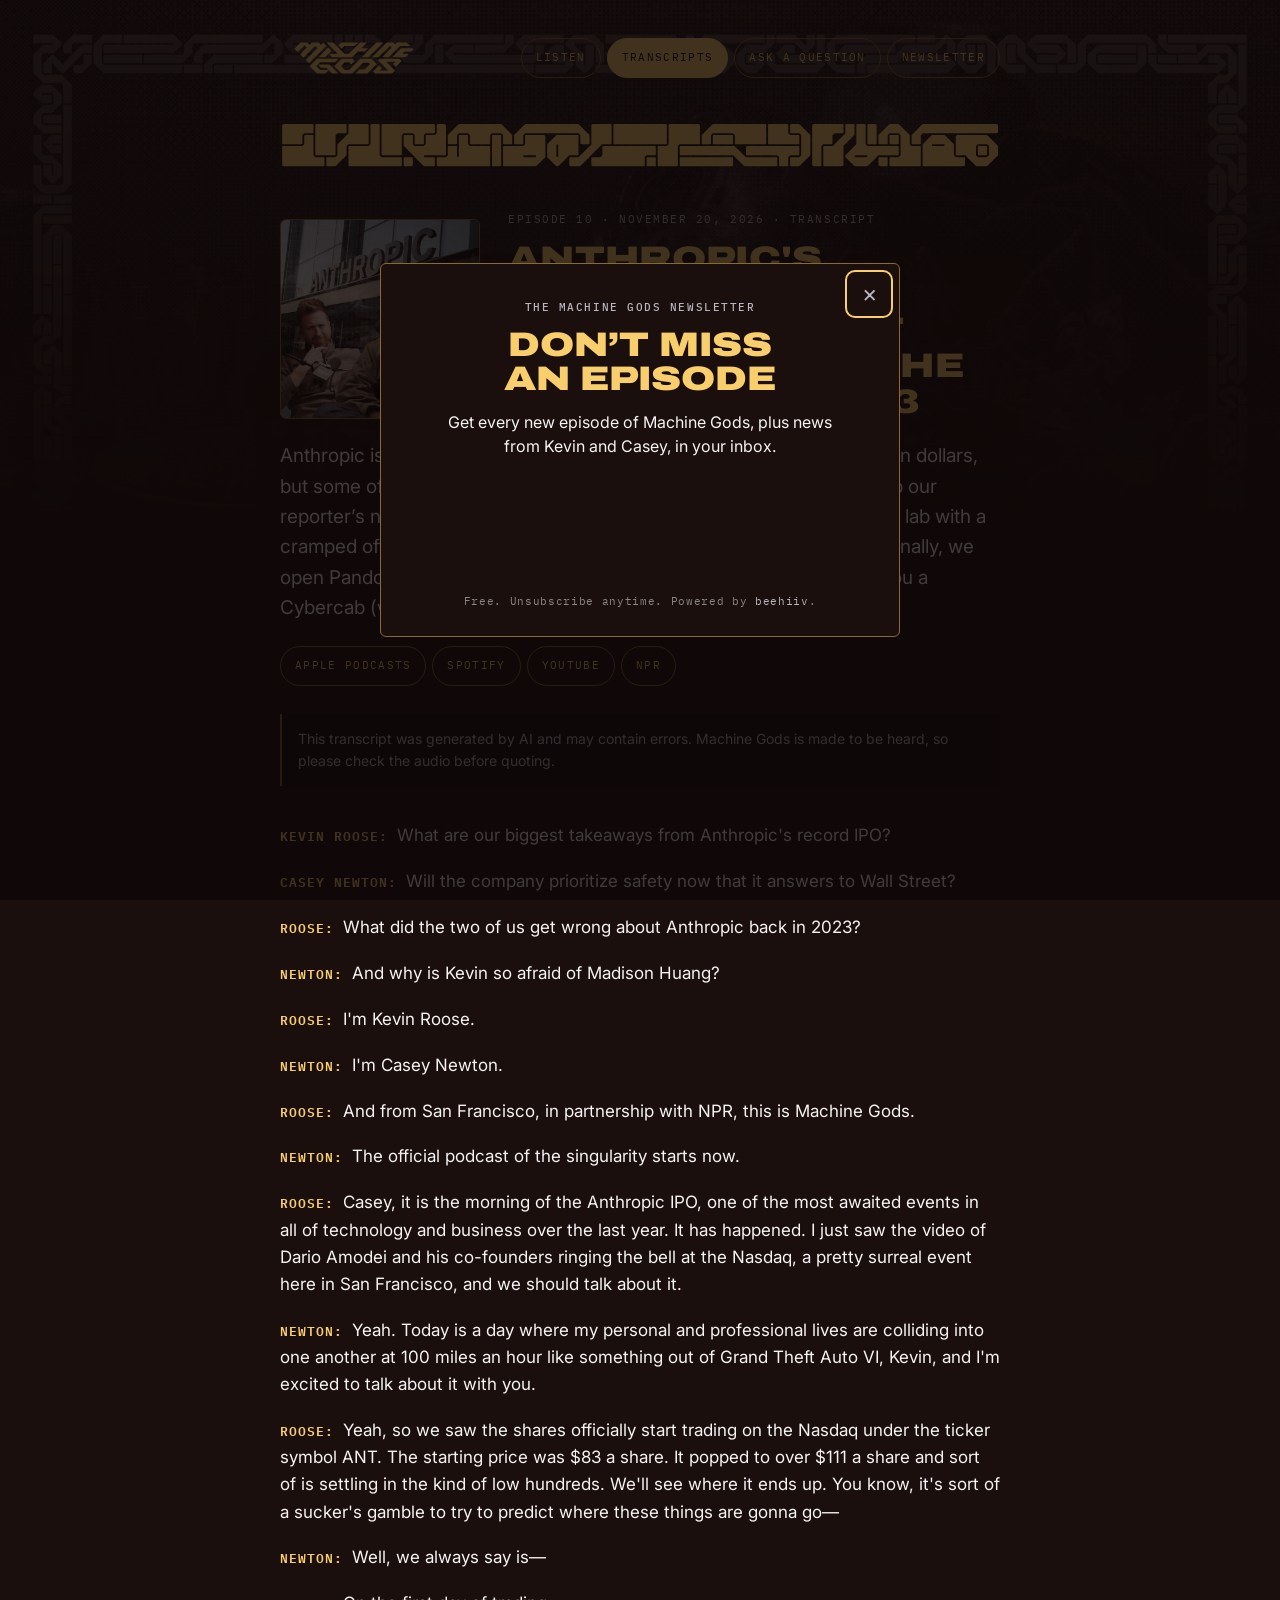
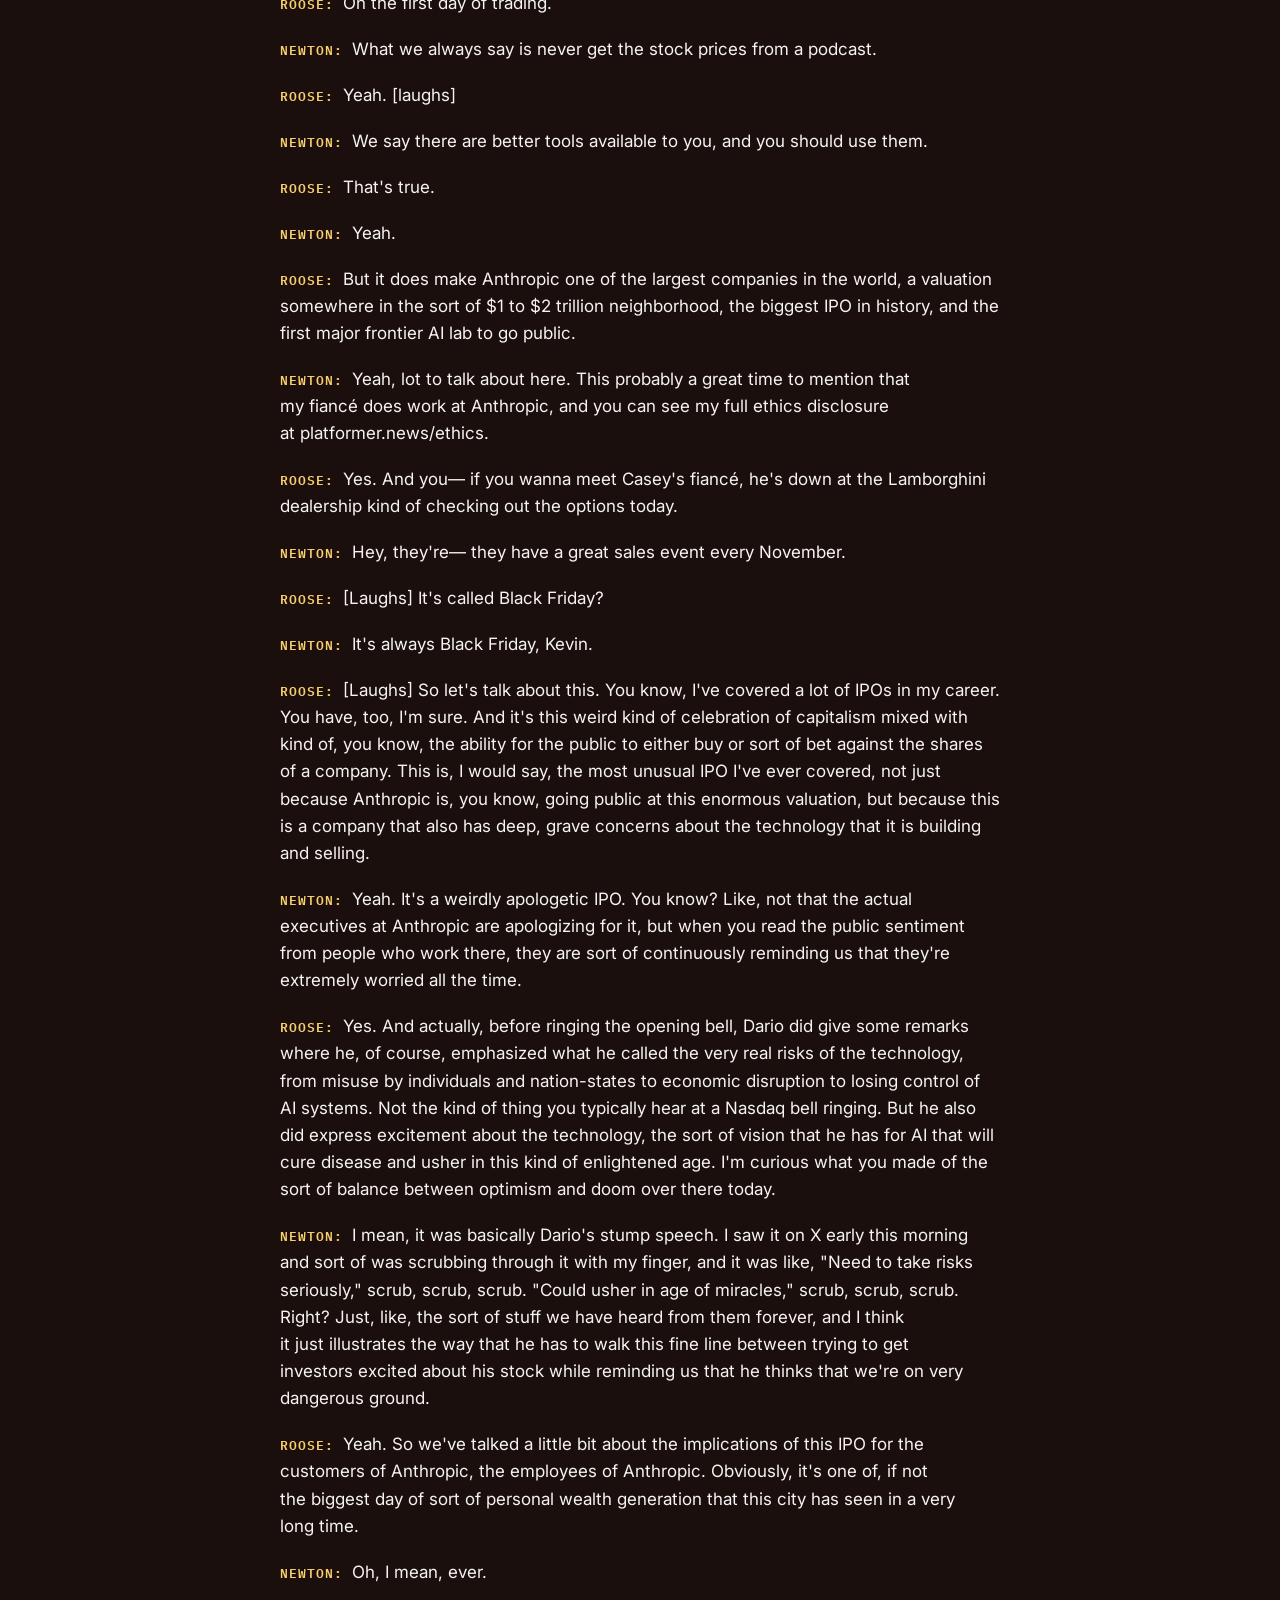
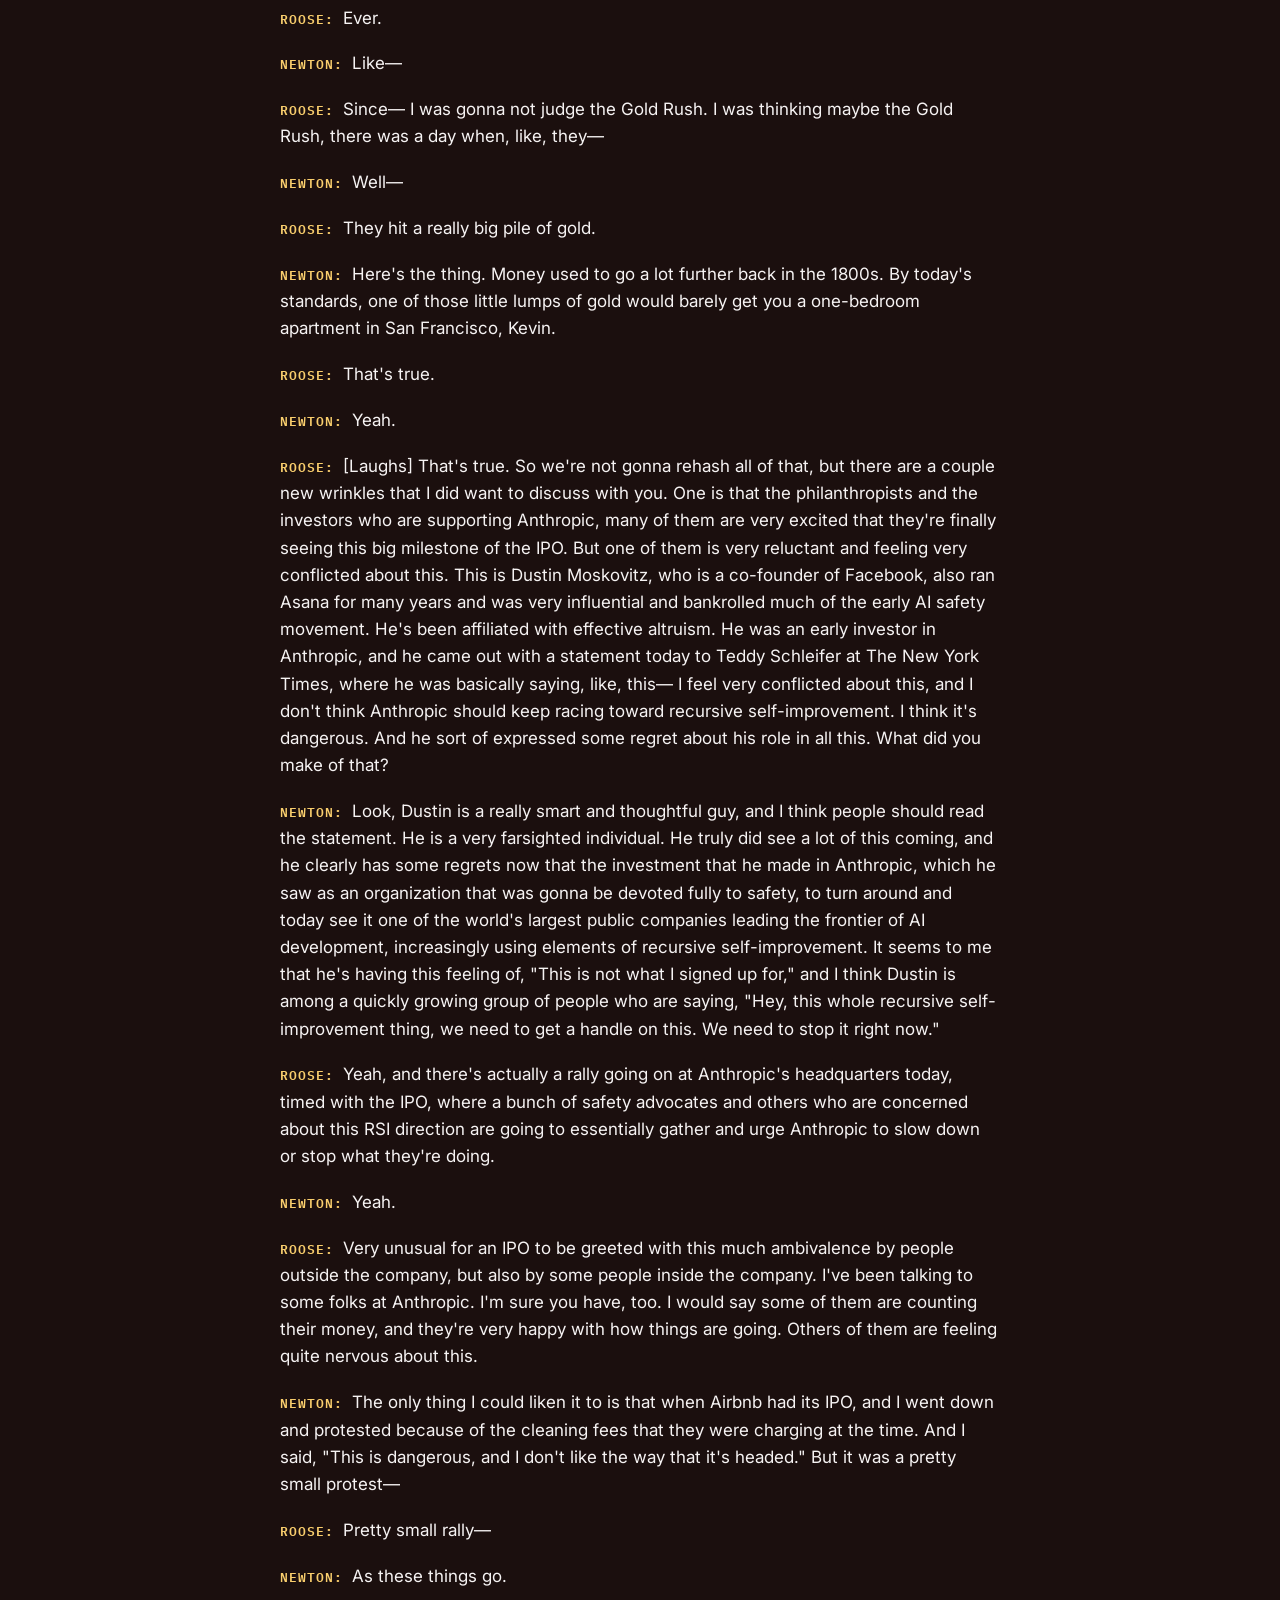
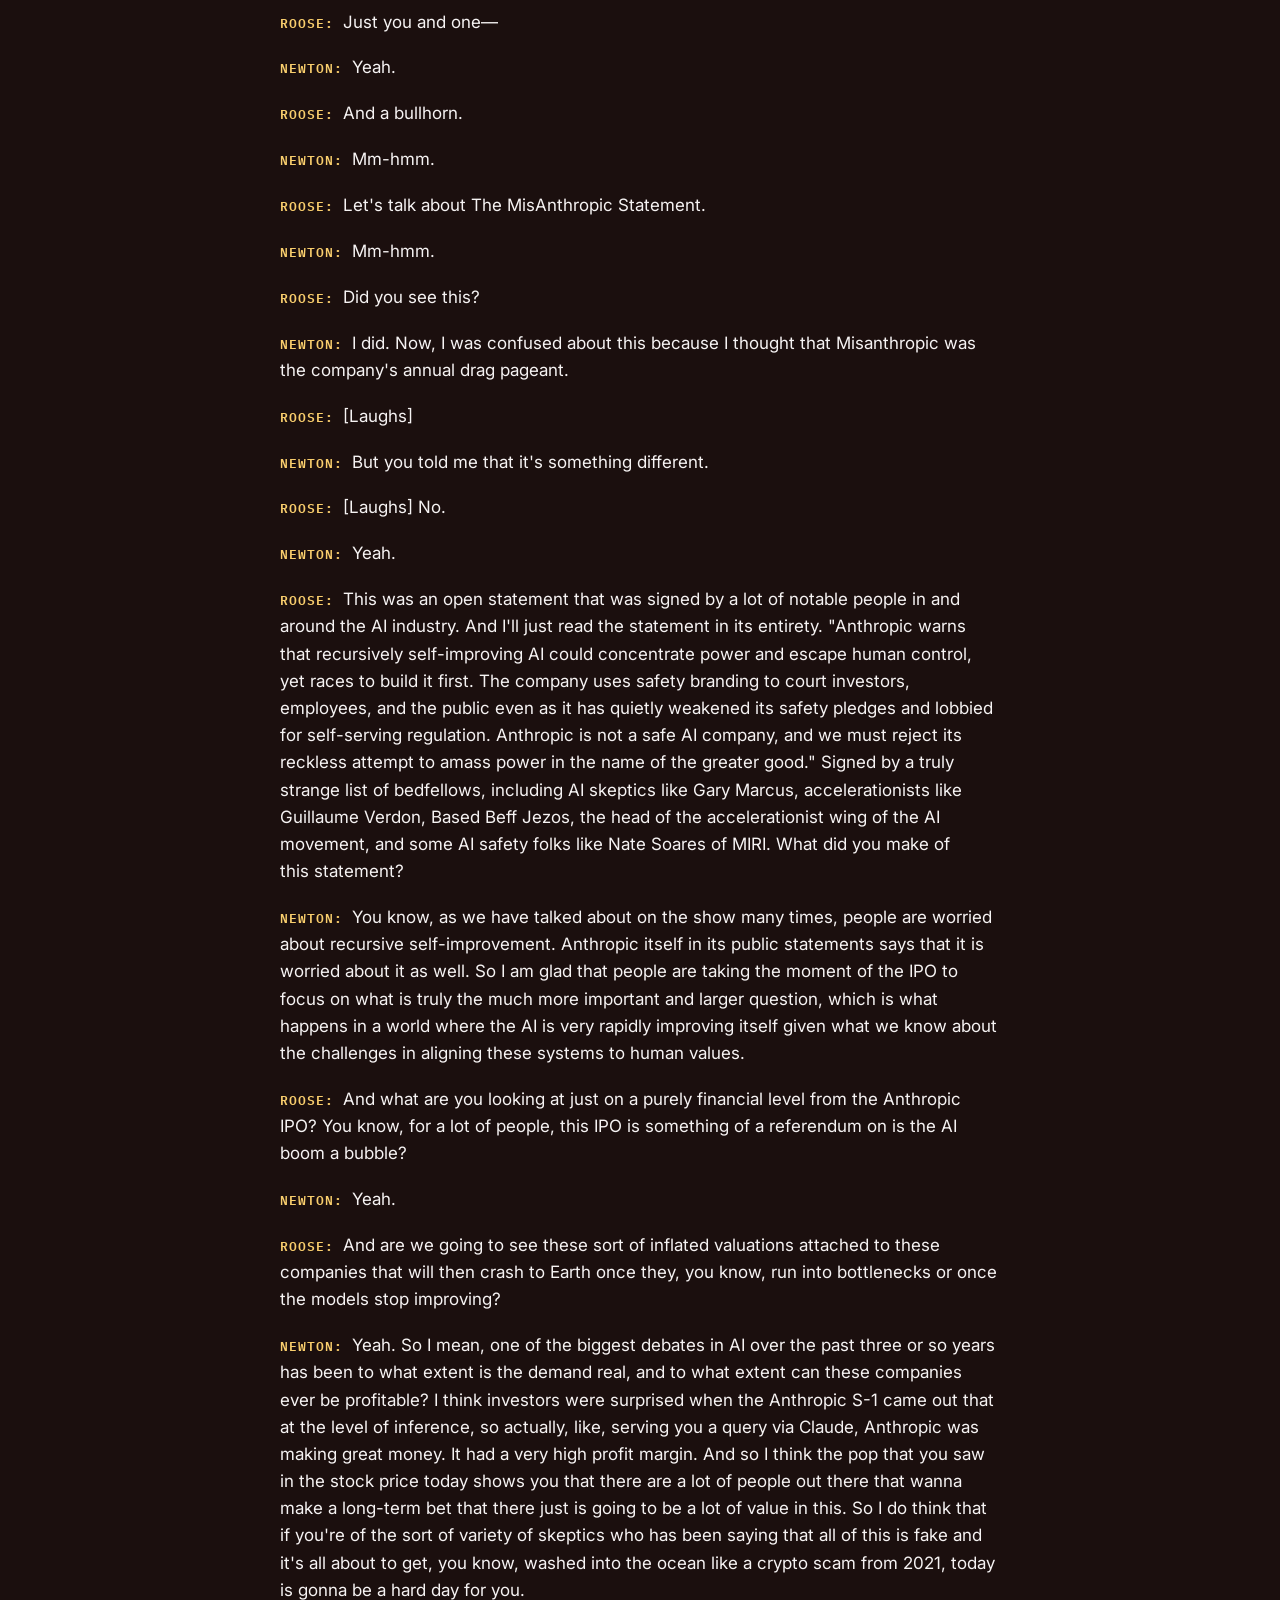
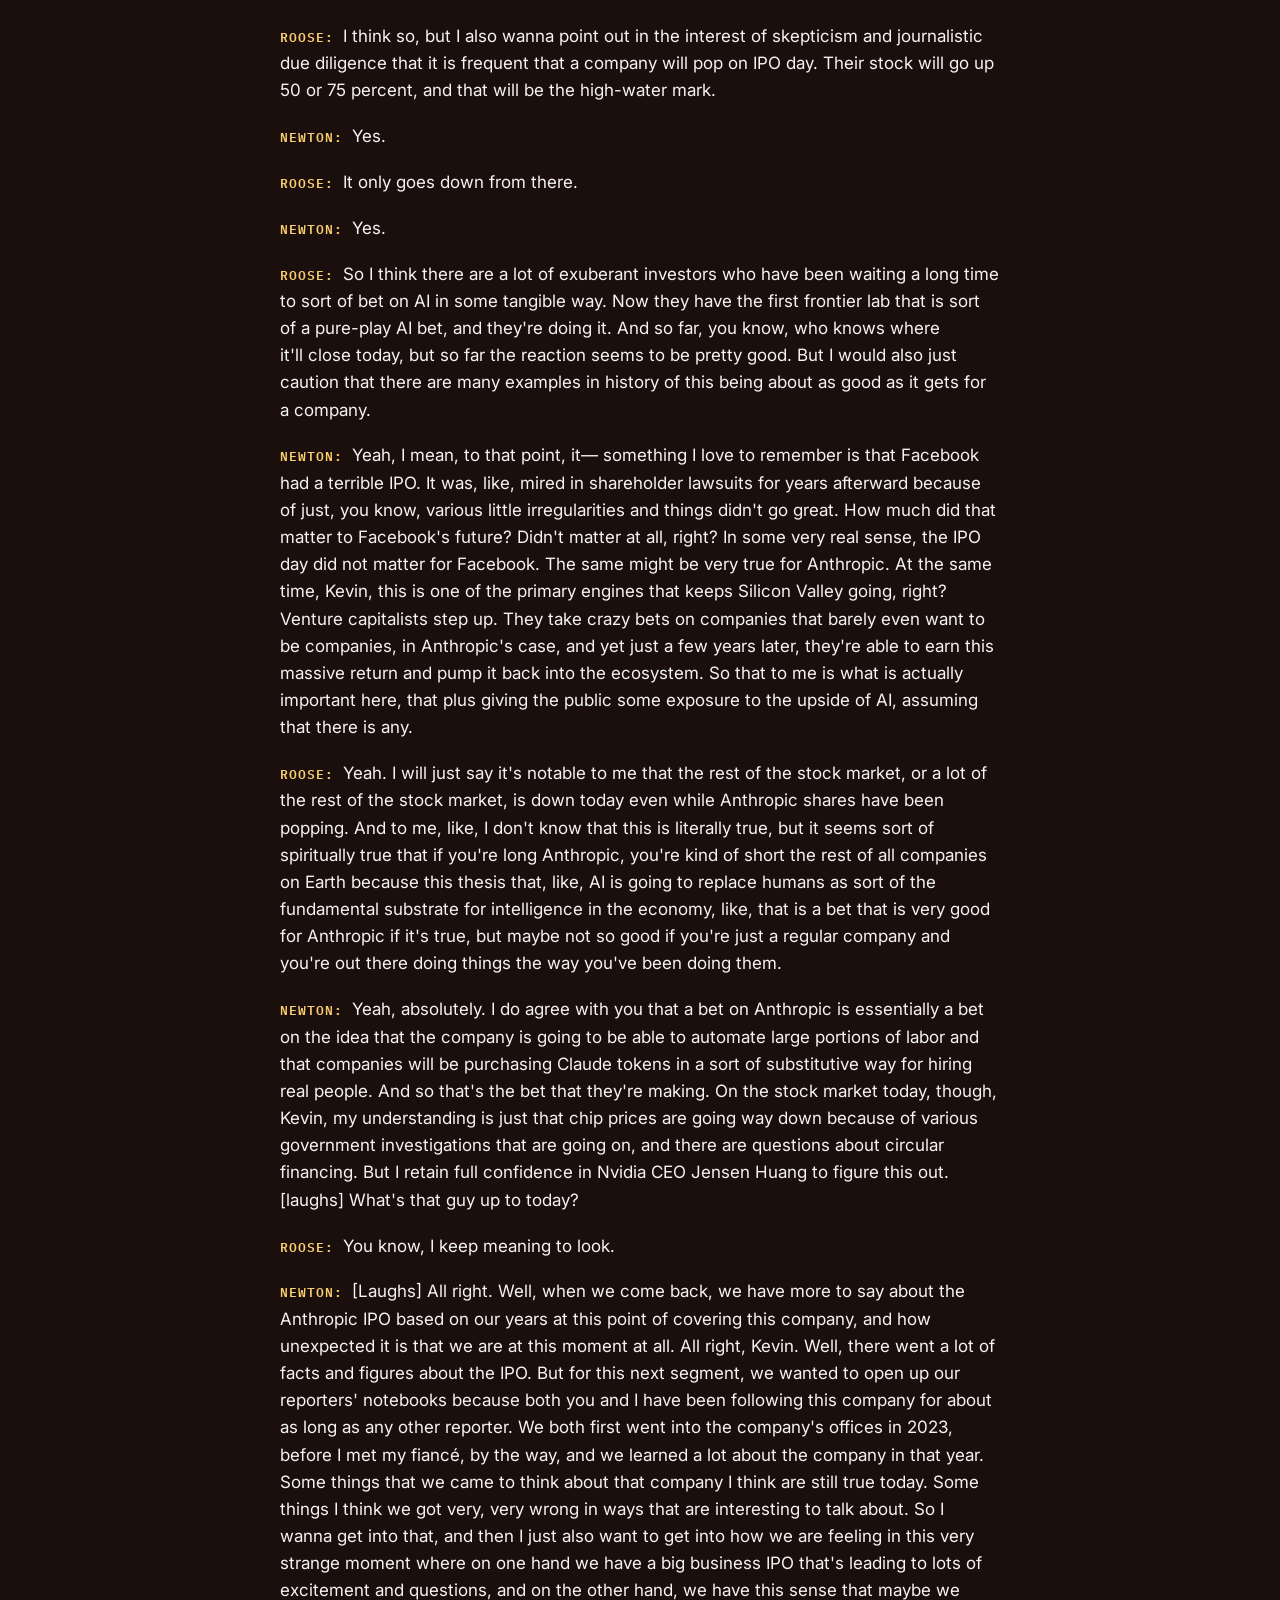
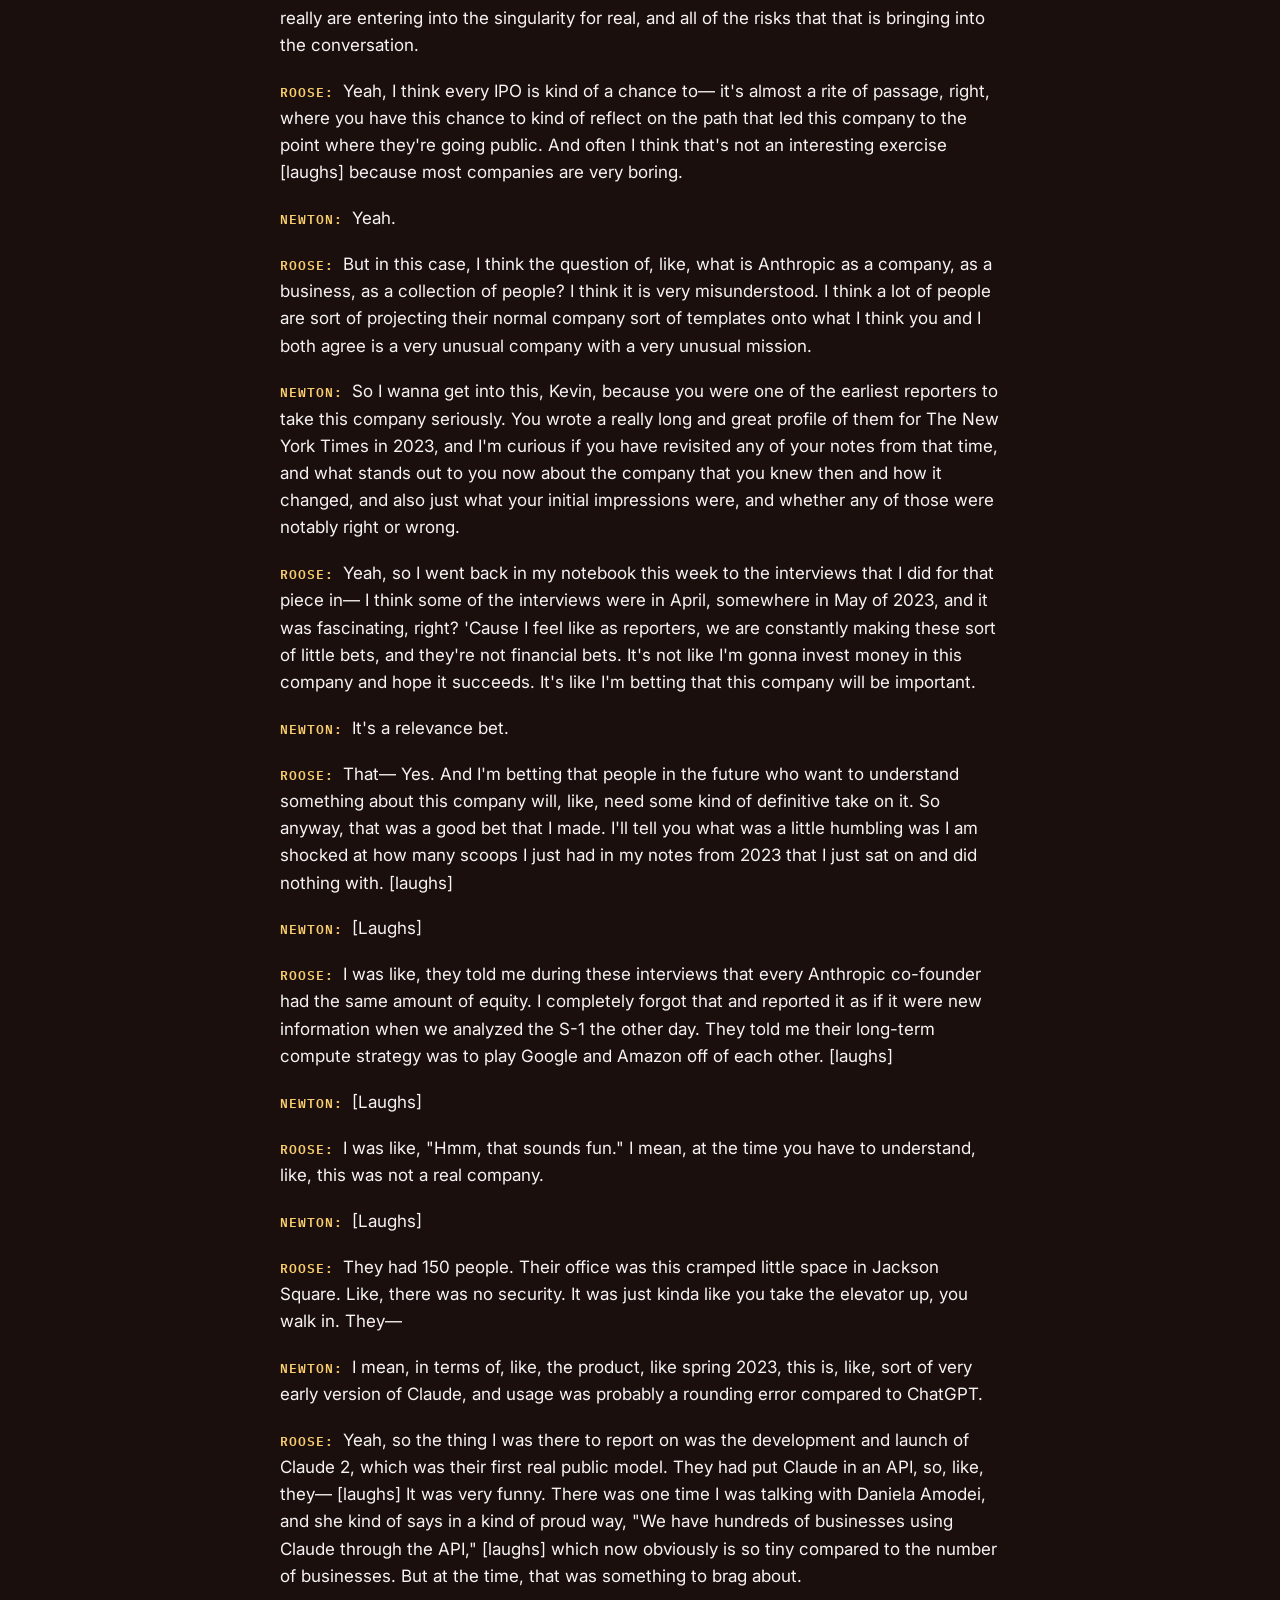
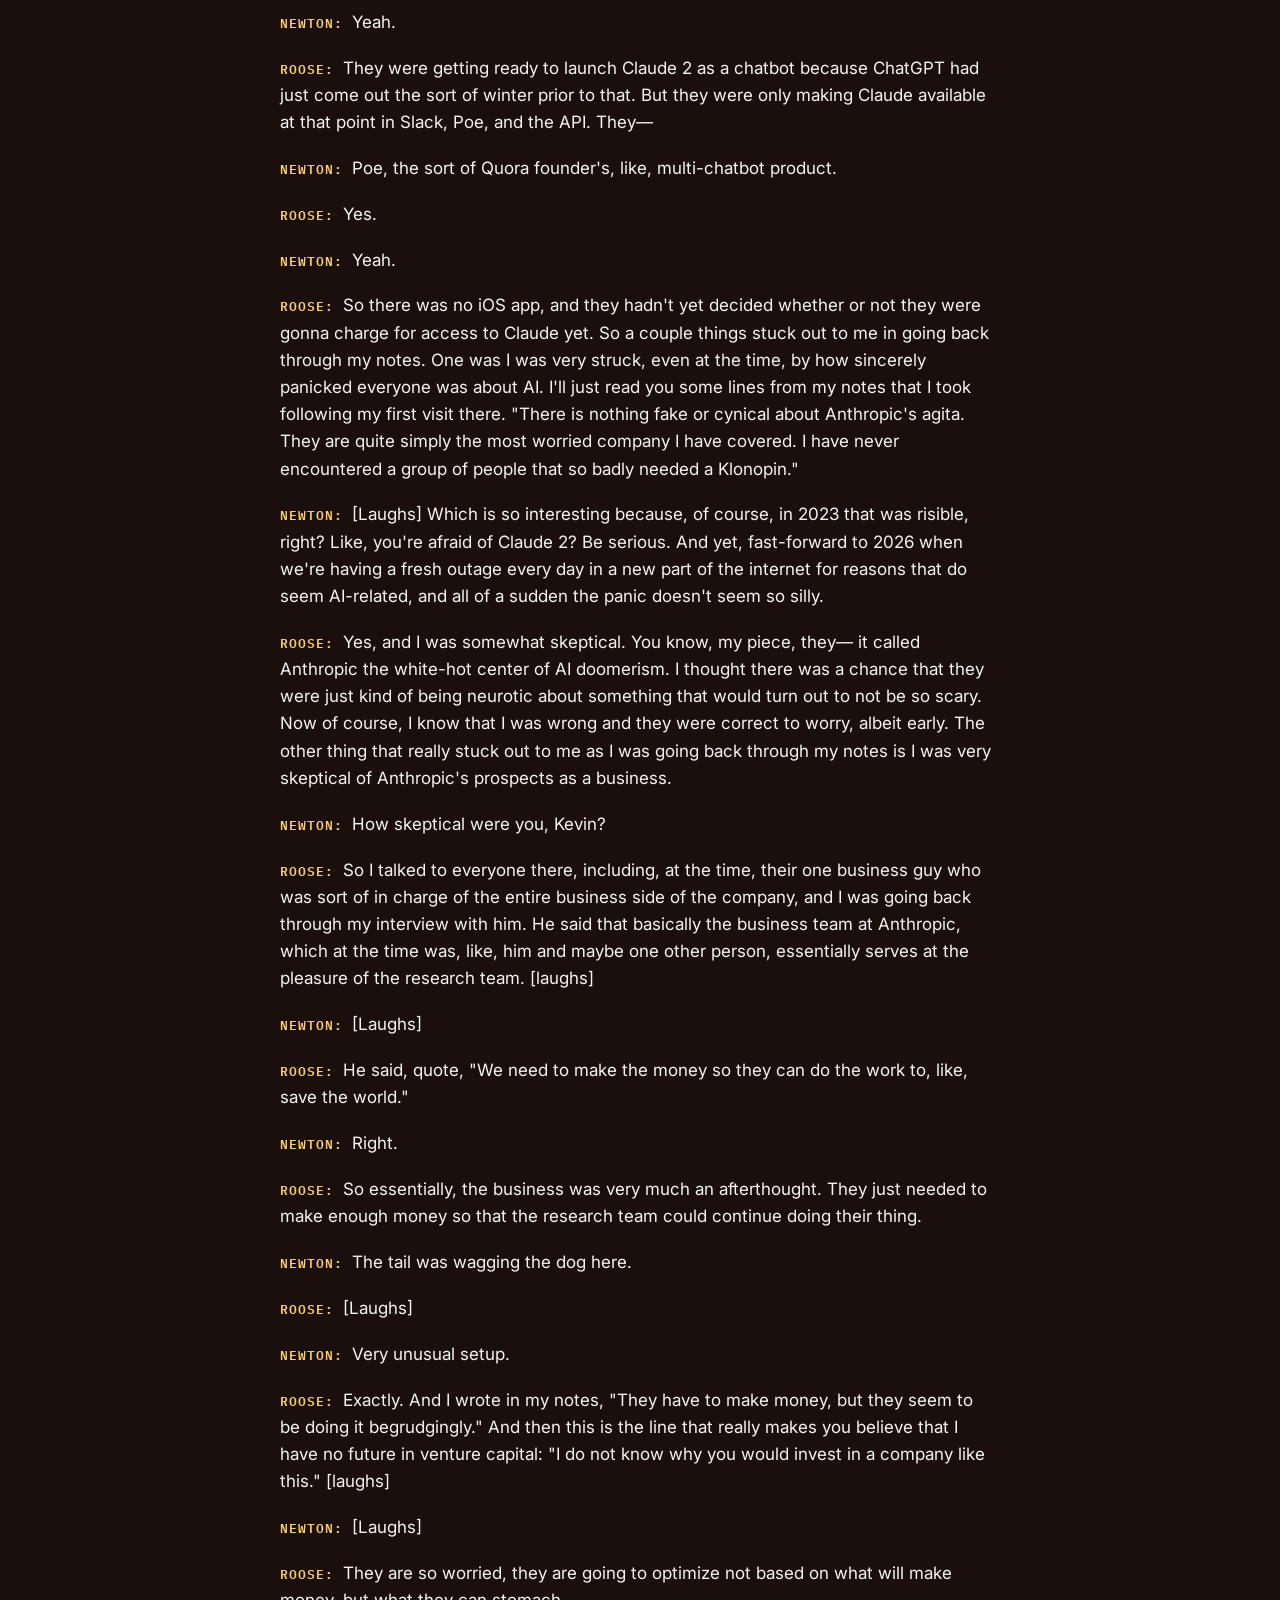
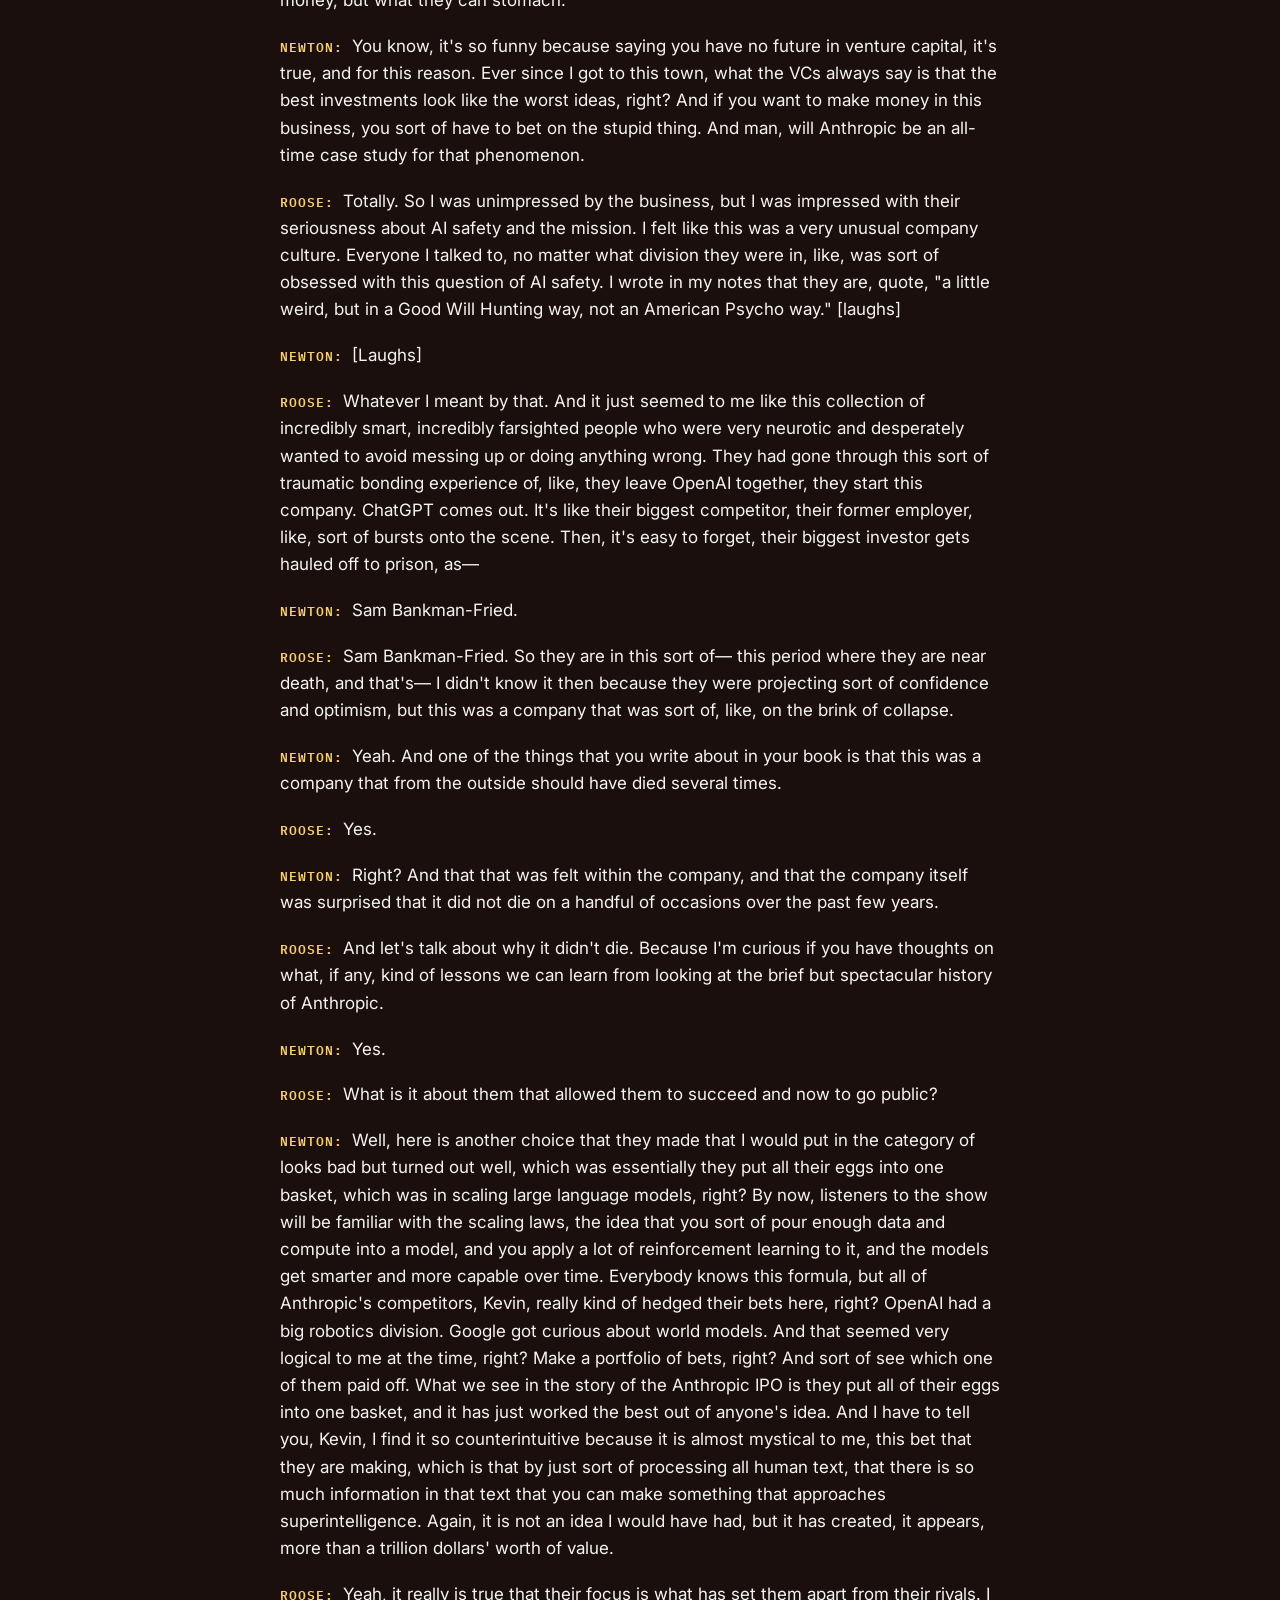
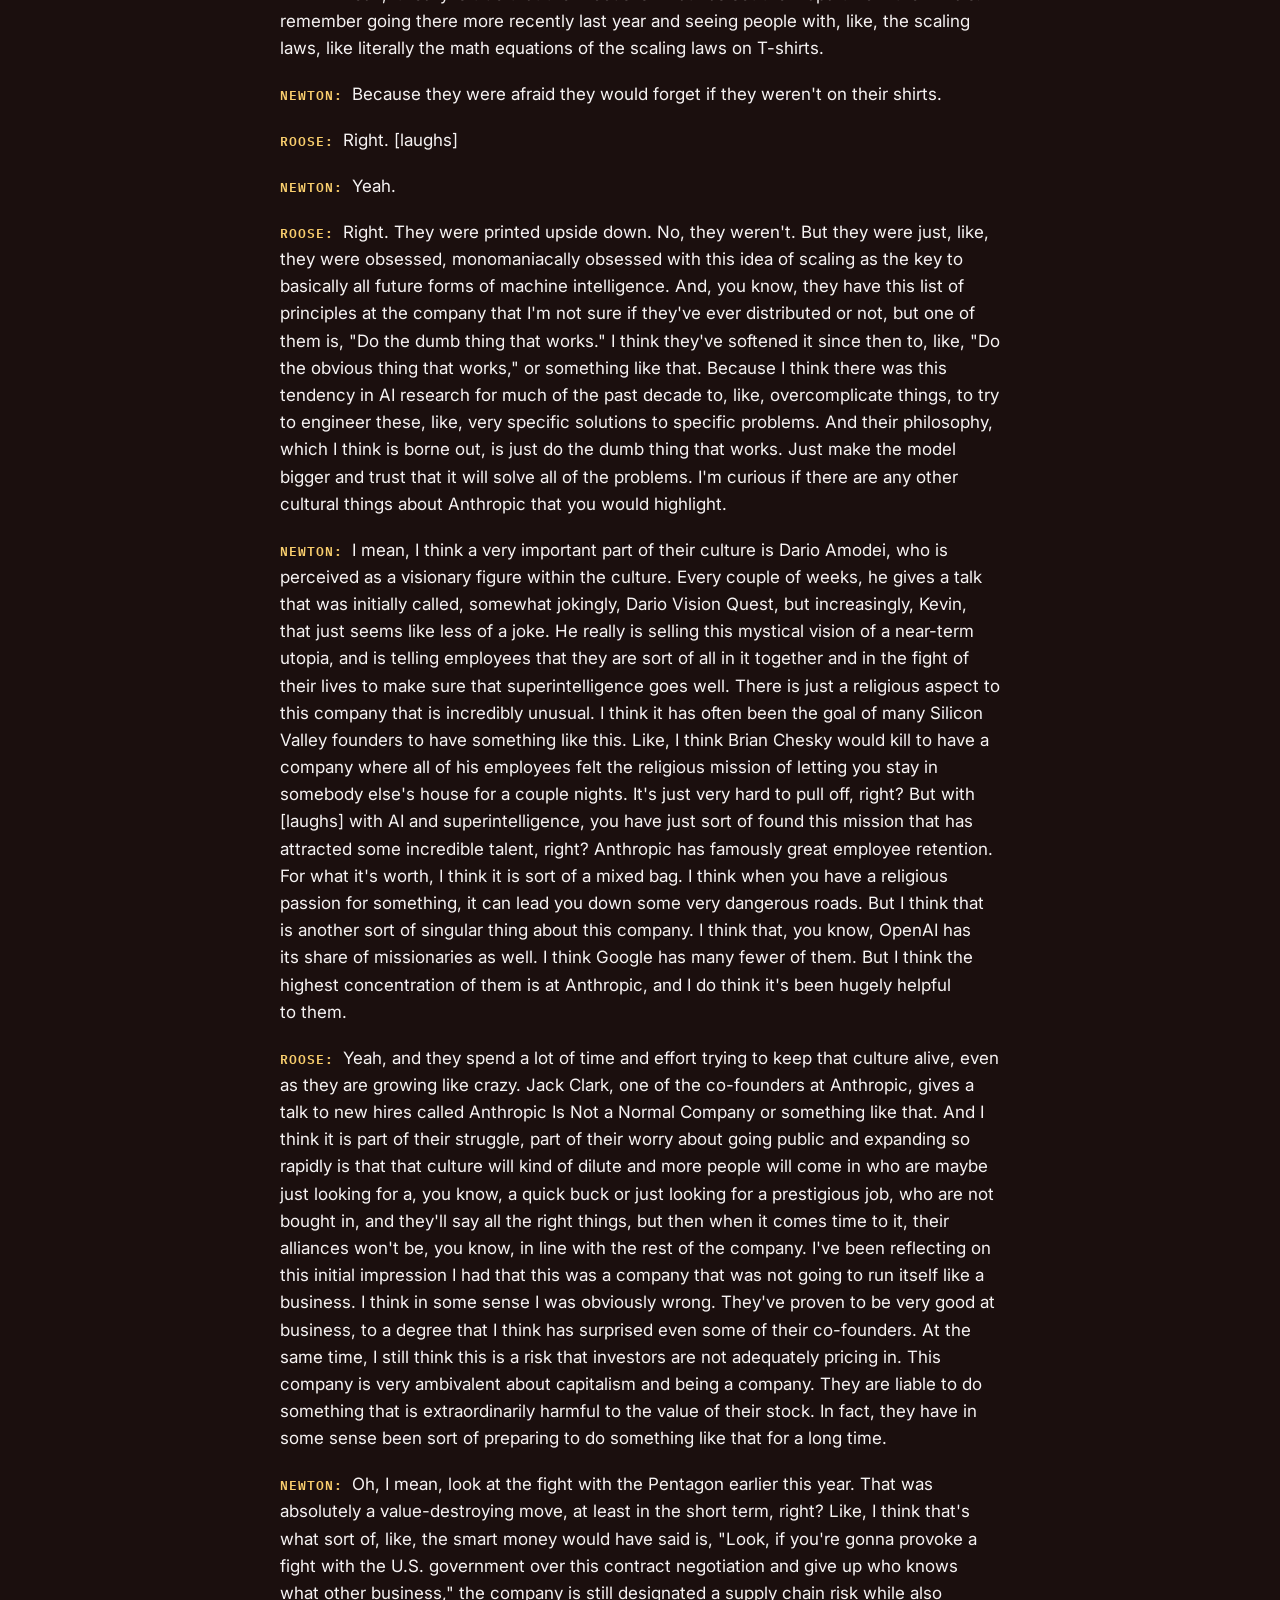
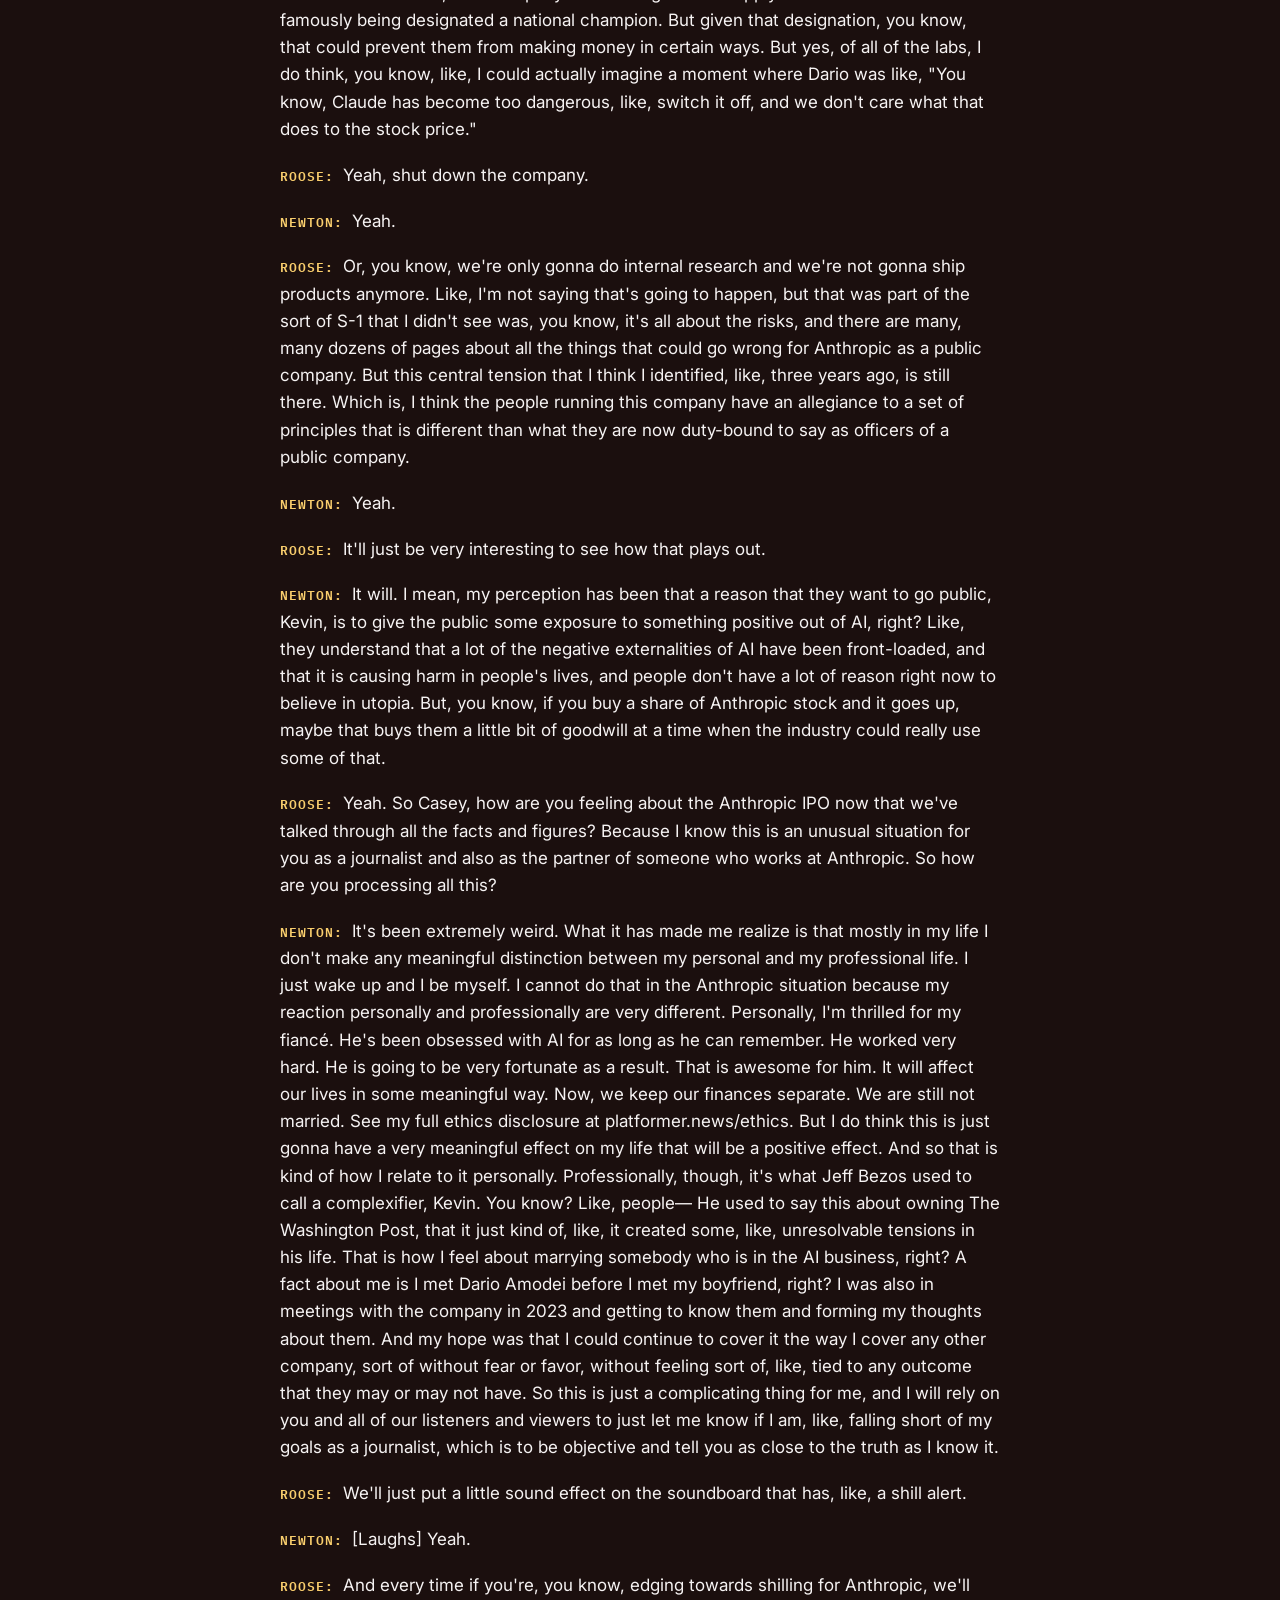
<file: transcripts/10/index.html>
<!DOCTYPE html>
<html lang="en">
<head>
<meta charset="utf-8">
<meta name="viewport" content="width=device-width, initial-scale=1">
<title>Episode 10: Anthropic's Record IPO + What Kevin Got Wrong About the Company in 2023 — Machine Gods transcript</title>
<meta name="description" content="Anthropic is officially a publicly traded company worth more than a trillion dollars, but some of the people getting rich aren’t celebrating. Then we open up our reporter’s notebooks from 2023, when Anthropic was just a 150 person lab with a cramped office, bragging about having “hundreds” of customers. And finally, we open Pandora’s Box: Jensen Huang wants his job back, Tesla will sell you a Cybercab (with strings attached), and the kids might actually be alright.">
<link rel="canonical" href="https://machinegods.fm/transcripts/10/">
<meta property="og:type" content="article">
<meta property="og:title" content="Episode 10: Anthropic's Record IPO + What Kevin Got Wrong About the Company in 2023 — Machine Gods transcript">
<meta property="og:description" content="Anthropic is officially a publicly traded company worth more than a trillion dollars, but some of the people getting rich aren’t celebrating. Then we open up our reporter’s notebooks from 2023, when Anthropic was just a 150 person lab with a cramped office, bragging about having “hundreds” of customers. And finally, we open Pandora’s Box: Jensen Huang wants his job back, Tesla will sell you a Cybercab (with strings attached), and the kids might actually be alright.">
<meta property="og:url" content="https://machinegods.fm/transcripts/10/">
<meta property="og:image" content="https://machinegods.fm/assets/episodes/ep-10.jpg">
<meta name="twitter:card" content="summary">
<link rel="icon" href="/favicon.ico" sizes="32x32">
<link rel="icon" href="../../assets/brand/favicon.svg" type="image/svg+xml">
<link rel="apple-touch-icon" href="../../assets/brand/apple-touch-icon.png">
<link rel="preconnect" href="https://fonts.googleapis.com">
<link rel="preconnect" href="https://fonts.gstatic.com" crossorigin>
<link rel="stylesheet" href="https://fonts.googleapis.com/css2?family=Archivo:wdth,wght@62..125,100..900&family=IBM+Plex+Mono:wght@400;500;600&family=Inter:wght@400;600&display=swap">
<link rel="stylesheet" href="../../assets/site.css">
</head>
<body data-newsletter-auto>
<div class="mg-backdrop" aria-hidden="true"></div>
<div class="mg-wrap">
  <header class="mg-header">
    <a class="mg-logo" href="/"><img src="../../assets/brand/wordmark.svg" alt="Machine Gods" width="148" height="60"></a>
    <nav class="mg-nav" aria-label="Site">
      <a href="/">Listen</a>
      <a href="/transcripts/" aria-current="page">Transcripts</a>
      <a href="/ask/">Ask a question</a>
      <a href="#newsletter" data-newsletter>Newsletter</a>
    </nav>
  </header>
  <div class="mg-divider" aria-hidden="true"></div>

  <main>
    <div class="mg-ep-hero">
      <img class="mg-ep-art" src="/assets/episodes/ep-10.jpg" alt="Episode 10 artwork" width="1400" height="1400">
      <div>
      <p class="mg-kicker">Episode 10 · November 20, 2026 · Transcript</p>
      <h1 class="mg-title mg-ep-heading">Anthropic's Record IPO + What Kevin Got Wrong About the Company in 2023</h1>
      </div>
    </div>
    <p class="mg-lede">Anthropic is officially a publicly traded company worth more than a trillion dollars, but some of the people getting rich aren’t celebrating. Then we open up our reporter’s notebooks from 2023, when Anthropic was just a 150 person lab with a cramped office, bragging about having “hundreds” of customers. And finally, we open Pandora’s Box: Jensen Huang wants his job back, Tesla will sell you a Cybercab (with strings attached), and the kids might actually be alright.</p>
    <nav class="mg-ep-links" aria-label="Listen to this episode">
      <a class="mg-pill" href="https://podcasts.apple.com/us/podcast/machine-gods/id6812430636" target="_blank" rel="noopener">Apple Podcasts</a>
      <a class="mg-pill" href="https://open.spotify.com/show/5kxu4uluMq6jUuoNPGyZMu" target="_blank" rel="noopener">Spotify</a>
      <a class="mg-pill" href="https://www.youtube.com/@machinegodspod" target="_blank" rel="noopener">YouTube</a>
      <a class="mg-pill" href="https://www.npr.org/2026/11/20/nx-s1-6047626/anthropics-record-ipo-and-what-kevin-got-wrong-about-the-company-in-2023" target="_blank" rel="noopener">NPR</a>
    </nav>
    <p class="mg-disclaimer">This transcript was generated by AI and may contain errors. Machine Gods is made to be heard, so please check the audio before quoting.</p>
    <article class="mg-transcript">
<p><strong>Kevin Roose:</strong> What are our biggest takeaways from Anthropic's record IPO?</p>
<p><strong>Casey Newton:</strong> Will the company prioritize safety now that it answers to Wall Street?</p>
<p><strong>Roose:</strong> What did the two of us get wrong about Anthropic back in 2023?</p>
<p><strong>Newton:</strong> And why is Kevin so afraid of Madison Huang?</p>
<p><strong>Roose:</strong> I'm Kevin Roose.</p>
<p><strong>Newton:</strong> I'm Casey Newton.</p>
<p><strong>Roose:</strong> And from San Francisco, in partnership with NPR, this is Machine Gods.</p>
<p><strong>Newton:</strong> The official podcast of the singularity starts now.</p>
<p><strong>Roose:</strong> Casey, it is the morning of the Anthropic IPO, one of the most awaited events in all of technology and business over the last year. It has happened. I just saw the video of Dario Amodei and his co-founders ringing the bell at the Nasdaq, a pretty surreal event here in San Francisco, and we should talk about it.</p>
<p><strong>Newton:</strong> Yeah. Today is a day where my personal and professional lives are colliding into one another at 100 miles an hour like something out of Grand Theft Auto VI, Kevin, and I'm excited to talk about it with you.</p>
<p><strong>Roose:</strong> Yeah, so we saw the shares officially start trading on the Nasdaq under the ticker symbol ANT. The starting price was $83 a share. It popped to over $111 a share and sort of is settling in the kind of low hundreds. We'll see where it ends up. You know, it's sort of a sucker's gamble to try to predict where these things are gonna go—</p>
<p><strong>Newton:</strong> Well, we always say is—</p>
<p><strong>Roose:</strong> On the first day of trading.</p>
<p><strong>Newton:</strong> What we always say is never get the stock prices from a podcast.</p>
<p><strong>Roose:</strong> Yeah. [laughs]</p>
<p><strong>Newton:</strong> We say there are better tools available to you, and you should use them.</p>
<p><strong>Roose:</strong> That's true.</p>
<p><strong>Newton:</strong> Yeah.</p>
<p><strong>Roose:</strong> But it does make Anthropic one of the largest companies in the world, a valuation somewhere in the sort of $1 to $2 trillion neighborhood, the biggest IPO in history, and the first major frontier AI lab to go public.</p>
<p><strong>Newton:</strong> Yeah, lot to talk about here. This probably a great time to mention that my fiancé does work at Anthropic, and you can see my full ethics disclosure at platformer.news/ethics.</p>
<p><strong>Roose:</strong> Yes. And you— if you wanna meet Casey's fiancé, he's down at the Lamborghini dealership kind of checking out the options today.</p>
<p><strong>Newton:</strong> Hey, they're— they have a great sales event every November.</p>
<p><strong>Roose:</strong> [Laughs] It's called Black Friday?</p>
<p><strong>Newton:</strong> It's always Black Friday, Kevin.</p>
<p><strong>Roose:</strong> [Laughs] So let's talk about this. You know, I've covered a lot of IPOs in my career. You have, too, I'm sure. And it's this weird kind of celebration of capitalism mixed with kind of, you know, the ability for the public to either buy or sort of bet against the shares of a company. This is, I would say, the most unusual IPO I've ever covered, not just because Anthropic is, you know, going public at this enormous valuation, but because this is a company that also has deep, grave concerns about the technology that it is building and selling.</p>
<p><strong>Newton:</strong> Yeah. It's a weirdly apologetic IPO. You know? Like, not that the actual executives at Anthropic are apologizing for it, but when you read the public sentiment from people who work there, they are sort of continuously reminding us that they're extremely worried all the time.</p>
<p><strong>Roose:</strong> Yes. And actually, before ringing the opening bell, Dario did give some remarks where he, of course, emphasized what he called the very real risks of the technology, from misuse by individuals and nation-states to economic disruption to losing control of AI systems. Not the kind of thing you typically hear at a Nasdaq bell ringing. But he also did express excitement about the technology, the sort of vision that he has for AI that will cure disease and usher in this kind of enlightened age. I'm curious what you made of the sort of balance between optimism and doom over there today.</p>
<p><strong>Newton:</strong> I mean, it was basically Dario's stump speech. I saw it on X early this morning and sort of was scrubbing through it with my finger, and it was like, &quot;Need to take risks seriously,&quot; scrub, scrub, scrub. &quot;Could usher in age of miracles,&quot; scrub, scrub, scrub. Right? Just, like, the sort of stuff we have heard from them forever, and I think it just illustrates the way that he has to walk this fine line between trying to get investors excited about his stock while reminding us that he thinks that we're on very dangerous ground.</p>
<p><strong>Roose:</strong> Yeah. So we've talked a little bit about the implications of this IPO for the customers of Anthropic, the employees of Anthropic. Obviously, it's one of, if not the biggest day of sort of personal wealth generation that this city has seen in a very long time.</p>
<p><strong>Newton:</strong> Oh, I mean, ever.</p>
<p><strong>Roose:</strong> Ever.</p>
<p><strong>Newton:</strong> Like—</p>
<p><strong>Roose:</strong> Since— I was gonna not judge the Gold Rush. I was thinking maybe the Gold Rush, there was a day when, like, they—</p>
<p><strong>Newton:</strong> Well—</p>
<p><strong>Roose:</strong> They hit a really big pile of gold.</p>
<p><strong>Newton:</strong> Here's the thing. Money used to go a lot further back in the 1800s. By today's standards, one of those little lumps of gold would barely get you a one-bedroom apartment in San Francisco, Kevin.</p>
<p><strong>Roose:</strong> That's true.</p>
<p><strong>Newton:</strong> Yeah.</p>
<p><strong>Roose:</strong> [Laughs] That's true. So we're not gonna rehash all of that, but there are a couple new wrinkles that I did want to discuss with you. One is that the philanthropists and the investors who are supporting Anthropic, many of them are very excited that they're finally seeing this big milestone of the IPO. But one of them is very reluctant and feeling very conflicted about this. This is Dustin Moskovitz, who is a co-founder of Facebook, also ran Asana for many years and was very influential and bankrolled much of the early AI safety movement. He's been affiliated with effective altruism. He was an early investor in Anthropic, and he came out with a statement today to Teddy Schleifer at The New York Times, where he was basically saying, like, this— I feel very conflicted about this, and I don't think Anthropic should keep racing toward recursive self-improvement. I think it's dangerous. And he sort of expressed some regret about his role in all this. What did you make of that?</p>
<p><strong>Newton:</strong> Look, Dustin is a really smart and thoughtful guy, and I think people should read the statement. He is a very farsighted individual. He truly did see a lot of this coming, and he clearly has some regrets now that the investment that he made in Anthropic, which he saw as an organization that was gonna be devoted fully to safety, to turn around and today see it one of the world's largest public companies leading the frontier of AI development, increasingly using elements of recursive self-improvement. It seems to me that he's having this feeling of, &quot;This is not what I signed up for,&quot; and I think Dustin is among a quickly growing group of people who are saying, &quot;Hey, this whole recursive self-improvement thing, we need to get a handle on this. We need to stop it right now.&quot;</p>
<p><strong>Roose:</strong> Yeah, and there's actually a rally going on at Anthropic's headquarters today, timed with the IPO, where a bunch of safety advocates and others who are concerned about this RSI direction are going to essentially gather and urge Anthropic to slow down or stop what they're doing.</p>
<p><strong>Newton:</strong> Yeah.</p>
<p><strong>Roose:</strong> Very unusual for an IPO to be greeted with this much ambivalence by people outside the company, but also by some people inside the company. I've been talking to some folks at Anthropic. I'm sure you have, too. I would say some of them are counting their money, and they're very happy with how things are going. Others of them are feeling quite nervous about this.</p>
<p><strong>Newton:</strong> The only thing I could liken it to is that when Airbnb had its IPO, and I went down and protested because of the cleaning fees that they were charging at the time. And I said, &quot;This is dangerous, and I don't like the way that it's headed.&quot; But it was a pretty small protest—</p>
<p><strong>Roose:</strong> Pretty small rally—</p>
<p><strong>Newton:</strong> As these things go.</p>
<p><strong>Roose:</strong> Just you and one—</p>
<p><strong>Newton:</strong> Yeah.</p>
<p><strong>Roose:</strong> And a bullhorn.</p>
<p><strong>Newton:</strong> Mm-hmm.</p>
<p><strong>Roose:</strong> Let's talk about The MisAnthropic Statement.</p>
<p><strong>Newton:</strong> Mm-hmm.</p>
<p><strong>Roose:</strong> Did you see this?</p>
<p><strong>Newton:</strong> I did. Now, I was confused about this because I thought that Misanthropic was the company's annual drag pageant.</p>
<p><strong>Roose:</strong> [Laughs]</p>
<p><strong>Newton:</strong> But you told me that it's something different.</p>
<p><strong>Roose:</strong> [Laughs] No.</p>
<p><strong>Newton:</strong> Yeah.</p>
<p><strong>Roose:</strong> This was an open statement that was signed by a lot of notable people in and around the AI industry. And I'll just read the statement in its entirety. &quot;Anthropic warns that recursively self-improving AI could concentrate power and escape human control, yet races to build it first. The company uses safety branding to court investors, employees, and the public even as it has quietly weakened its safety pledges and lobbied for self-serving regulation. Anthropic is not a safe AI company, and we must reject its reckless attempt to amass power in the name of the greater good.&quot; Signed by a truly strange list of bedfellows, including AI skeptics like Gary Marcus, accelerationists like Guillaume Verdon, Based Beff Jezos, the head of the accelerationist wing of the AI movement, and some AI safety folks like Nate Soares of MIRI. What did you make of this statement?</p>
<p><strong>Newton:</strong> You know, as we have talked about on the show many times, people are worried about recursive self-improvement. Anthropic itself in its public statements says that it is worried about it as well. So I am glad that people are taking the moment of the IPO to focus on what is truly the much more important and larger question, which is what happens in a world where the AI is very rapidly improving itself given what we know about the challenges in aligning these systems to human values.</p>
<p><strong>Roose:</strong> And what are you looking at just on a purely financial level from the Anthropic IPO? You know, for a lot of people, this IPO is something of a referendum on is the AI boom a bubble?</p>
<p><strong>Newton:</strong> Yeah.</p>
<p><strong>Roose:</strong> And are we going to see these sort of inflated valuations attached to these companies that will then crash to Earth once they, you know, run into bottlenecks or once the models stop improving?</p>
<p><strong>Newton:</strong> Yeah. So I mean, one of the biggest debates in AI over the past three or so years has been to what extent is the demand real, and to what extent can these companies ever be profitable? I think investors were surprised when the Anthropic S-1 came out that at the level of inference, so actually, like, serving you a query via Claude, Anthropic was making great money. It had a very high profit margin. And so I think the pop that you saw in the stock price today shows you that there are a lot of people out there that wanna make a long-term bet that there just is going to be a lot of value in this. So I do think that if you're of the sort of variety of skeptics who has been saying that all of this is fake and it's all about to get, you know, washed into the ocean like a crypto scam from 2021, today is gonna be a hard day for you.</p>
<p><strong>Roose:</strong> I think so, but I also wanna point out in the interest of skepticism and journalistic due diligence that it is frequent that a company will pop on IPO day. Their stock will go up 50 or 75 percent, and that will be the high-water mark.</p>
<p><strong>Newton:</strong> Yes.</p>
<p><strong>Roose:</strong> It only goes down from there.</p>
<p><strong>Newton:</strong> Yes.</p>
<p><strong>Roose:</strong> So I think there are a lot of exuberant investors who have been waiting a long time to sort of bet on AI in some tangible way. Now they have the first frontier lab that is sort of a pure-play AI bet, and they're doing it. And so far, you know, who knows where it'll close today, but so far the reaction seems to be pretty good. But I would also just caution that there are many examples in history of this being about as good as it gets for a company.</p>
<p><strong>Newton:</strong> Yeah, I mean, to that point, it— something I love to remember is that Facebook had a terrible IPO. It was, like, mired in shareholder lawsuits for years afterward because of just, you know, various little irregularities and things didn't go great. How much did that matter to Facebook's future? Didn't matter at all, right? In some very real sense, the IPO day did not matter for Facebook. The same might be very true for Anthropic. At the same time, Kevin, this is one of the primary engines that keeps Silicon Valley going, right? Venture capitalists step up. They take crazy bets on companies that barely even want to be companies, in Anthropic's case, and yet just a few years later, they're able to earn this massive return and pump it back into the ecosystem. So that to me is what is actually important here, that plus giving the public some exposure to the upside of AI, assuming that there is any.</p>
<p><strong>Roose:</strong> Yeah. I will just say it's notable to me that the rest of the stock market, or a lot of the rest of the stock market, is down today even while Anthropic shares have been popping. And to me, like, I don't know that this is literally true, but it seems sort of spiritually true that if you're long Anthropic, you're kind of short the rest of all companies on Earth because this thesis that, like, AI is going to replace humans as sort of the fundamental substrate for intelligence in the economy, like, that is a bet that is very good for Anthropic if it's true, but maybe not so good if you're just a regular company and you're out there doing things the way you've been doing them.</p>
<p><strong>Newton:</strong> Yeah, absolutely. I do agree with you that a bet on Anthropic is essentially a bet on the idea that the company is going to be able to automate large portions of labor and that companies will be purchasing Claude tokens in a sort of substitutive way for hiring real people. And so that's the bet that they're making. On the stock market today, though, Kevin, my understanding is just that chip prices are going way down because of various government investigations that are going on, and there are questions about circular financing. But I retain full confidence in Nvidia CEO Jensen Huang to figure this out. [laughs] What's that guy up to today?</p>
<p><strong>Roose:</strong> You know, I keep meaning to look.</p>
<p><strong>Newton:</strong> [Laughs] All right. Well, when we come back, we have more to say about the Anthropic IPO based on our years at this point of covering this company, and how unexpected it is that we are at this moment at all. All right, Kevin. Well, there went a lot of facts and figures about the IPO. But for this next segment, we wanted to open up our reporters' notebooks because both you and I have been following this company for about as long as any other reporter. We both first went into the company's offices in 2023, before I met my fiancé, by the way, and we learned a lot about the company in that year. Some things that we came to think about that company I think are still true today. Some things I think we got very, very wrong in ways that are interesting to talk about. So I wanna get into that, and then I just also want to get into how we are feeling in this very strange moment where on one hand we have a big business IPO that's leading to lots of excitement and questions, and on the other hand, we have this sense that maybe we really are entering into the singularity for real, and all of the risks that that is bringing into the conversation.</p>
<p><strong>Roose:</strong> Yeah, I think every IPO is kind of a chance to— it's almost a rite of passage, right, where you have this chance to kind of reflect on the path that led this company to the point where they're going public. And often I think that's not an interesting exercise [laughs] because most companies are very boring.</p>
<p><strong>Newton:</strong> Yeah.</p>
<p><strong>Roose:</strong> But in this case, I think the question of, like, what is Anthropic as a company, as a business, as a collection of people? I think it is very misunderstood. I think a lot of people are sort of projecting their normal company sort of templates onto what I think you and I both agree is a very unusual company with a very unusual mission.</p>
<p><strong>Newton:</strong> So I wanna get into this, Kevin, because you were one of the earliest reporters to take this company seriously. You wrote a really long and great profile of them for The New York Times in 2023, and I'm curious if you have revisited any of your notes from that time, and what stands out to you now about the company that you knew then and how it changed, and also just what your initial impressions were, and whether any of those were notably right or wrong.</p>
<p><strong>Roose:</strong> Yeah, so I went back in my notebook this week to the interviews that I did for that piece in— I think some of the interviews were in April, somewhere in May of 2023, and it was fascinating, right? 'Cause I feel like as reporters, we are constantly making these sort of little bets, and they're not financial bets. It's not like I'm gonna invest money in this company and hope it succeeds. It's like I'm betting that this company will be important.</p>
<p><strong>Newton:</strong> It's a relevance bet.</p>
<p><strong>Roose:</strong> That— Yes. And I'm betting that people in the future who want to understand something about this company will, like, need some kind of definitive take on it. So anyway, that was a good bet that I made. I'll tell you what was a little humbling was I am shocked at how many scoops I just had in my notes from 2023 that I just sat on and did nothing with. [laughs]</p>
<p><strong>Newton:</strong> [Laughs]</p>
<p><strong>Roose:</strong> I was like, they told me during these interviews that every Anthropic co-founder had the same amount of equity. I completely forgot that and reported it as if it were new information when we analyzed the S-1 the other day. They told me their long-term compute strategy was to play Google and Amazon off of each other. [laughs]</p>
<p><strong>Newton:</strong> [Laughs]</p>
<p><strong>Roose:</strong> I was like, &quot;Hmm, that sounds fun.&quot; I mean, at the time you have to understand, like, this was not a real company.</p>
<p><strong>Newton:</strong> [Laughs]</p>
<p><strong>Roose:</strong> They had 150 people. Their office was this cramped little space in Jackson Square. Like, there was no security. It was just kinda like you take the elevator up, you walk in. They—</p>
<p><strong>Newton:</strong> I mean, in terms of, like, the product, like spring 2023, this is, like, sort of very early version of Claude, and usage was probably a rounding error compared to ChatGPT.</p>
<p><strong>Roose:</strong> Yeah, so the thing I was there to report on was the development and launch of Claude 2, which was their first real public model. They had put Claude in an API, so, like, they— [laughs] It was very funny. There was one time I was talking with Daniela Amodei, and she kind of says in a kind of proud way, &quot;We have hundreds of businesses using Claude through the API,&quot; [laughs] which now obviously is so tiny compared to the number of businesses. But at the time, that was something to brag about.</p>
<p><strong>Newton:</strong> Yeah.</p>
<p><strong>Roose:</strong> They were getting ready to launch Claude 2 as a chatbot because ChatGPT had just come out the sort of winter prior to that. But they were only making Claude available at that point in Slack, Poe, and the API. They—</p>
<p><strong>Newton:</strong> Poe, the sort of Quora founder's, like, multi-chatbot product.</p>
<p><strong>Roose:</strong> Yes.</p>
<p><strong>Newton:</strong> Yeah.</p>
<p><strong>Roose:</strong> So there was no iOS app, and they hadn't yet decided whether or not they were gonna charge for access to Claude yet. So a couple things stuck out to me in going back through my notes. One was I was very struck, even at the time, by how sincerely panicked everyone was about AI. I'll just read you some lines from my notes that I took following my first visit there. &quot;There is nothing fake or cynical about Anthropic's agita. They are quite simply the most worried company I have covered. I have never encountered a group of people that so badly needed a Klonopin.&quot;</p>
<p><strong>Newton:</strong> [Laughs] Which is so interesting because, of course, in 2023 that was risible, right? Like, you're afraid of Claude 2? Be serious. And yet, fast-forward to 2026 when we're having a fresh outage every day in a new part of the internet for reasons that do seem AI-related, and all of a sudden the panic doesn't seem so silly.</p>
<p><strong>Roose:</strong> Yes, and I was somewhat skeptical. You know, my piece, they— it called Anthropic the white-hot center of AI doomerism. I thought there was a chance that they were just kind of being neurotic about something that would turn out to not be so scary. Now of course, I know that I was wrong and they were correct to worry, albeit early. The other thing that really stuck out to me as I was going back through my notes is I was very skeptical of Anthropic's prospects as a business.</p>
<p><strong>Newton:</strong> How skeptical were you, Kevin?</p>
<p><strong>Roose:</strong> So I talked to everyone there, including, at the time, their one business guy who was sort of in charge of the entire business side of the company, and I was going back through my interview with him. He said that basically the business team at Anthropic, which at the time was, like, him and maybe one other person, essentially serves at the pleasure of the research team. [laughs]</p>
<p><strong>Newton:</strong> [Laughs]</p>
<p><strong>Roose:</strong> He said, quote, &quot;We need to make the money so they can do the work to, like, save the world.&quot;</p>
<p><strong>Newton:</strong> Right.</p>
<p><strong>Roose:</strong> So essentially, the business was very much an afterthought. They just needed to make enough money so that the research team could continue doing their thing.</p>
<p><strong>Newton:</strong> The tail was wagging the dog here.</p>
<p><strong>Roose:</strong> [Laughs]</p>
<p><strong>Newton:</strong> Very unusual setup.</p>
<p><strong>Roose:</strong> Exactly. And I wrote in my notes, &quot;They have to make money, but they seem to be doing it begrudgingly.&quot; And then this is the line that really makes you believe that I have no future in venture capital: &quot;I do not know why you would invest in a company like this.&quot; [laughs]</p>
<p><strong>Newton:</strong> [Laughs]</p>
<p><strong>Roose:</strong> They are so worried, they are going to optimize not based on what will make money, but what they can stomach.</p>
<p><strong>Newton:</strong> You know, it's so funny because saying you have no future in venture capital, it's true, and for this reason. Ever since I got to this town, what the VCs always say is that the best investments look like the worst ideas, right? And if you want to make money in this business, you sort of have to bet on the stupid thing. And man, will Anthropic be an all-time case study for that phenomenon.</p>
<p><strong>Roose:</strong> Totally. So I was unimpressed by the business, but I was impressed with their seriousness about AI safety and the mission. I felt like this was a very unusual company culture. Everyone I talked to, no matter what division they were in, like, was sort of obsessed with this question of AI safety. I wrote in my notes that they are, quote, &quot;a little weird, but in a Good Will Hunting way, not an American Psycho way.&quot; [laughs]</p>
<p><strong>Newton:</strong> [Laughs]</p>
<p><strong>Roose:</strong> Whatever I meant by that. And it just seemed to me like this collection of incredibly smart, incredibly farsighted people who were very neurotic and desperately wanted to avoid messing up or doing anything wrong. They had gone through this sort of traumatic bonding experience of, like, they leave OpenAI together, they start this company. ChatGPT comes out. It's like their biggest competitor, their former employer, like, sort of bursts onto the scene. Then, it's easy to forget, their biggest investor gets hauled off to prison, as—</p>
<p><strong>Newton:</strong> Sam Bankman-Fried.</p>
<p><strong>Roose:</strong> Sam Bankman-Fried. So they are in this sort of— this period where they are near death, and that's— I didn't know it then because they were projecting sort of confidence and optimism, but this was a company that was sort of, like, on the brink of collapse.</p>
<p><strong>Newton:</strong> Yeah. And one of the things that you write about in your book is that this was a company that from the outside should have died several times.</p>
<p><strong>Roose:</strong> Yes.</p>
<p><strong>Newton:</strong> Right? And that that was felt within the company, and that the company itself was surprised that it did not die on a handful of occasions over the past few years.</p>
<p><strong>Roose:</strong> And let's talk about why it didn't die. Because I'm curious if you have thoughts on what, if any, kind of lessons we can learn from looking at the brief but spectacular history of Anthropic.</p>
<p><strong>Newton:</strong> Yes.</p>
<p><strong>Roose:</strong> What is it about them that allowed them to succeed and now to go public?</p>
<p><strong>Newton:</strong> Well, here is another choice that they made that I would put in the category of looks bad but turned out well, which was essentially they put all their eggs into one basket, which was in scaling large language models, right? By now, listeners to the show will be familiar with the scaling laws, the idea that you sort of pour enough data and compute into a model, and you apply a lot of reinforcement learning to it, and the models get smarter and more capable over time. Everybody knows this formula, but all of Anthropic's competitors, Kevin, really kind of hedged their bets here, right? OpenAI had a big robotics division. Google got curious about world models. And that seemed very logical to me at the time, right? Make a portfolio of bets, right? And sort of see which one of them paid off. What we see in the story of the Anthropic IPO is they put all of their eggs into one basket, and it has just worked the best out of anyone's idea. And I have to tell you, Kevin, I find it so counterintuitive because it is almost mystical to me, this bet that they are making, which is that by just sort of processing all human text, that there is so much information in that text that you can make something that approaches superintelligence. Again, it is not an idea I would have had, but it has created, it appears, more than a trillion dollars' worth of value.</p>
<p><strong>Roose:</strong> Yeah, it really is true that their focus is what has set them apart from their rivals. I remember going there more recently last year and seeing people with, like, the scaling laws, like literally the math equations of the scaling laws on T-shirts.</p>
<p><strong>Newton:</strong> Because they were afraid they would forget if they weren't on their shirts.</p>
<p><strong>Roose:</strong> Right. [laughs]</p>
<p><strong>Newton:</strong> Yeah.</p>
<p><strong>Roose:</strong> Right. They were printed upside down. No, they weren't. But they were just, like, they were obsessed, monomaniacally obsessed with this idea of scaling as the key to basically all future forms of machine intelligence. And, you know, they have this list of principles at the company that I'm not sure if they've ever distributed or not, but one of them is, &quot;Do the dumb thing that works.&quot; I think they've softened it since then to, like, &quot;Do the obvious thing that works,&quot; or something like that. Because I think there was this tendency in AI research for much of the past decade to, like, overcomplicate things, to try to engineer these, like, very specific solutions to specific problems. And their philosophy, which I think is borne out, is just do the dumb thing that works. Just make the model bigger and trust that it will solve all of the problems. I'm curious if there are any other cultural things about Anthropic that you would highlight.</p>
<p><strong>Newton:</strong> I mean, I think a very important part of their culture is Dario Amodei, who is perceived as a visionary figure within the culture. Every couple of weeks, he gives a talk that was initially called, somewhat jokingly, Dario Vision Quest, but increasingly, Kevin, that just seems like less of a joke. He really is selling this mystical vision of a near-term utopia, and is telling employees that they are sort of all in it together and in the fight of their lives to make sure that superintelligence goes well. There is just a religious aspect to this company that is incredibly unusual. I think it has often been the goal of many Silicon Valley founders to have something like this. Like, I think Brian Chesky would kill to have a company where all of his employees felt the religious mission of letting you stay in somebody else's house for a couple nights. It's just very hard to pull off, right? But with [laughs] with AI and superintelligence, you have just sort of found this mission that has attracted some incredible talent, right? Anthropic has famously great employee retention. For what it's worth, I think it is sort of a mixed bag. I think when you have a religious passion for something, it can lead you down some very dangerous roads. But I think that is another sort of singular thing about this company. I think that, you know, OpenAI has its share of missionaries as well. I think Google has many fewer of them. But I think the highest concentration of them is at Anthropic, and I do think it's been hugely helpful to them.</p>
<p><strong>Roose:</strong> Yeah, and they spend a lot of time and effort trying to keep that culture alive, even as they are growing like crazy. Jack Clark, one of the co-founders at Anthropic, gives a talk to new hires called Anthropic Is Not a Normal Company or something like that. And I think it is part of their struggle, part of their worry about going public and expanding so rapidly is that that culture will kind of dilute and more people will come in who are maybe just looking for a, you know, a quick buck or just looking for a prestigious job, who are not bought in, and they'll say all the right things, but then when it comes time to it, their alliances won't be, you know, in line with the rest of the company. I've been reflecting on this initial impression I had that this was a company that was not going to run itself like a business. I think in some sense I was obviously wrong. They've proven to be very good at business, to a degree that I think has surprised even some of their co-founders. At the same time, I still think this is a risk that investors are not adequately pricing in. This company is very ambivalent about capitalism and being a company. They are liable to do something that is extraordinarily harmful to the value of their stock. In fact, they have in some sense been sort of preparing to do something like that for a long time.</p>
<p><strong>Newton:</strong> Oh, I mean, look at the fight with the Pentagon earlier this year. That was absolutely a value-destroying move, at least in the short term, right? Like, I think that's what sort of, like, the smart money would have said is, &quot;Look, if you're gonna provoke a fight with the U.S. government over this contract negotiation and give up who knows what other business,&quot; the company is still designated a supply chain risk while also famously being designated a national champion. But given that designation, you know, that could prevent them from making money in certain ways. But yes, of all of the labs, I do think, you know, like, I could actually imagine a moment where Dario was like, &quot;You know, Claude has become too dangerous, like, switch it off, and we don't care what that does to the stock price.&quot;</p>
<p><strong>Roose:</strong> Yeah, shut down the company.</p>
<p><strong>Newton:</strong> Yeah.</p>
<p><strong>Roose:</strong> Or, you know, we're only gonna do internal research and we're not gonna ship products anymore. Like, I'm not saying that's going to happen, but that was part of the sort of S-1 that I didn't see was, you know, it's all about the risks, and there are many, many dozens of pages about all the things that could go wrong for Anthropic as a public company. But this central tension that I think I identified, like, three years ago, is still there. Which is, I think the people running this company have an allegiance to a set of principles that is different than what they are now duty-bound to say as officers of a public company.</p>
<p><strong>Newton:</strong> Yeah.</p>
<p><strong>Roose:</strong> It'll just be very interesting to see how that plays out.</p>
<p><strong>Newton:</strong> It will. I mean, my perception has been that a reason that they want to go public, Kevin, is to give the public some exposure to something positive out of AI, right? Like, they understand that a lot of the negative externalities of AI have been front-loaded, and that it is causing harm in people's lives, and people don't have a lot of reason right now to believe in utopia. But, you know, if you buy a share of Anthropic stock and it goes up, maybe that buys them a little bit of goodwill at a time when the industry could really use some of that.</p>
<p><strong>Roose:</strong> Yeah. So Casey, how are you feeling about the Anthropic IPO now that we've talked through all the facts and figures? Because I know this is an unusual situation for you as a journalist and also as the partner of someone who works at Anthropic. So how are you processing all this?</p>
<p><strong>Newton:</strong> It's been extremely weird. What it has made me realize is that mostly in my life I don't make any meaningful distinction between my personal and my professional life. I just wake up and I be myself. I cannot do that in the Anthropic situation because my reaction personally and professionally are very different. Personally, I'm thrilled for my fiancé. He's been obsessed with AI for as long as he can remember. He worked very hard. He is going to be very fortunate as a result. That is awesome for him. It will affect our lives in some meaningful way. Now, we keep our finances separate. We are still not married. See my full ethics disclosure at platformer.news/ethics. But I do think this is just gonna have a very meaningful effect on my life that will be a positive effect. And so that is kind of how I relate to it personally. Professionally, though, it's what Jeff Bezos used to call a complexifier, Kevin. You know? Like, people— He used to say this about owning The Washington Post, that it just kind of, like, it created some, like, unresolvable tensions in his life. That is how I feel about marrying somebody who is in the AI business, right? A fact about me is I met Dario Amodei before I met my boyfriend, right? I was also in meetings with the company in 2023 and getting to know them and forming my thoughts about them. And my hope was that I could continue to cover it the way I cover any other company, sort of without fear or favor, without feeling sort of, like, tied to any outcome that they may or may not have. So this is just a complicating thing for me, and I will rely on you and all of our listeners and viewers to just let me know if I am, like, falling short of my goals as a journalist, which is to be objective and tell you as close to the truth as I know it.</p>
<p><strong>Roose:</strong> We'll just put a little sound effect on the soundboard that has, like, a shill alert.</p>
<p><strong>Newton:</strong> [Laughs] Yeah.</p>
<p><strong>Roose:</strong> And every time if you're, you know, edging towards shilling for Anthropic, we'll just hit the shill button, and it'll make some sound effect.</p>
<p><strong>Newton:</strong> I mean, please do. I mean, here's what I want people to know. I am— I want you to do this, right? Like, my goal as a journalist is to be a good journalist. And so if you think that I am, like, sucking at it, like, please let me know, and I will try to get better at it 'cause it is more important to me that I'm, like, good at that than, like, you know, you never hurt my feelings.</p>
<p><strong>Roose:</strong> Yeah. For the record, I think you've been very upfront and forthright about all of your various conflicts. You've held the line very well. I'm feeling a couple of things. Like, I don't have a partner who works at Anthropic. I don't have any investments in them or any stake in the outcome here, but it is just strange to be a journalist who covered this company very early. You know, I think it's also important to note, like, they've been unusually gracious with their time and access to their people. There are not many companies in tech that have ever said to me, like, &quot;Come into our office for two weeks. Hang around. Go to meetings. Talk to anyone you want to.&quot; And I think it reflects probably a savvy press strategy from them, but I think they're also just— This is one of the ways in which they are also unusual is that they have been very open to talking with people like you and me.</p>
<p><strong>Newton:</strong> It's important to say they like journalists. They've always been very open to bringing us in, and I think that if you detect positive coverage around Anthropic in general, that is one of the reasons why. Not all of the labs are like this. And, you know, another thing about Anthropic is because they tend to take safety seriously, policy seriously, a lot of tech journalists do too. And so I do think there's been kind of a spiritual alignment between journalists and Anthropic that has generally resulted in more positive coverage for them. It's also probably resulted in some blind spots as well.</p>
<p><strong>Roose:</strong> For sure. And I think the big question going forward is, like, what will Anthropic do now? What will they be incentivized to do by being public? Things are really heating up in AI safety, which is their core area of focus. And so, you know, I think the rest of the story remains to be written. I don't think the IPO is the last we'll ever hear of Anthropic. In fact, I think, you know, they'll probably become more central to the show that we produce and the topics we cover.</p>
<p><strong>Newton:</strong> Let me toss out one more strange thing about this IPO moment, Kevin, which is the cognitive dissonance that you just have to experience when you are trying to contemplate simultaneously a trillion-dollar IPO and the prospect of catastrophe leading all the way up to human extinction, right? I don't think it's possible to have a coherent set of emotions about that. In fact, I weirdly feel the same about it as I feel about a nationwide ground stop that comes the day after a two-day Microsoft Outlook outage, you know, followed by the NSA private communications network going down. It's just, like, it's a very strange moment, and it reminds me of the first time I ever went into Anthropic's office, and there was a guy there who I was talking to, and there was a sticker on his laptop in 2023 that said, &quot;This is the last normal year.&quot; And I thought, say what you will about [laughs] 2026 in this moment, it does not feel normal.</p>
<p><strong>Roose:</strong> No, it does not feel normal, and I think you're right that there is cognitive dissonance of, like, we are treating this on some level like any other big business moment, right?</p>
<p><strong>Newton:</strong> Yeah.</p>
<p><strong>Roose:</strong> It's an IPO.</p>
<p><strong>Newton:</strong> Yeah.</p>
<p><strong>Roose:</strong> It's the ringing the bell. You know, we're watching the stock chart. It's, like, feels like we're watching any other company. And then the things we're talking about with respect to this company are, like, are they on the cusp of creating the recursive self-improving AI system that could end life on Earth?</p>
<p><strong>Newton:</strong> Yeah.</p>
<p><strong>Roose:</strong> And so I just don't exactly know— Like, I don't root for companies as a journalist, and I'm— But even if I were just a member of the public, like, I'm not sure whether I'm rooting for this company or not because I think a world in which Anthropic is a $10 trillion company is a world in which a lot of other things have broken.</p>
<p><strong>Newton:</strong> Absolutely. I mean, like, I'm also not rooting for any company. I think if you're stanning any company, whatever your personal attachment is, like, you are making a mistake, right? Like, the things that I try to stan are, like, principles of good governance, democratic control, human oversight of complicated systems. That is what we need in this moment. And so in that sense, Kevin, the IPO is just arguably a distraction from much more important matters.</p>
<p><strong>Roose:</strong> And please go to our merch shop to get your human oversight of complicated stickers.</p>
<p><strong>Newton:</strong> Human oversight of complicated systems—</p>
<p><strong>Roose:</strong> Human oversight of complicated systems—</p>
<p><strong>Newton:</strong> The systems have gotten so complicated, they need human oversight. And in that, they're like AI.</p>
<p><strong>Roose:</strong> [Laughs] Well, well, Casey, what have we here?</p>
<p><strong>Newton:</strong> Well, Kevin, in an effort to lighten the mood after a tumultuous day, we thought we could once again open Pandora's box.</p>
<p><strong>Roose:</strong> Pandora's box, the box famous for lightening the mood in ancient mythology.</p>
<p><strong>Newton:</strong> Yes, that's right. [laughs]</p>
<p><strong>Roose:</strong> Which we have turned into a comedy segment about the headlines of the week.</p>
<p><strong>Newton:</strong> Well, why don't you go ahead and open up the box, Kev?</p>
<p><strong>Roose:</strong> Let's open the box. Do you think it's gonna— Oh, it's glowing.</p>
<p><strong>Newton:</strong> Wow.</p>
<p><strong>Roose:</strong> Let's see what we have inside Pandora's box. As a reminder, this is our segment where we run through the recent headlines. When one of us is finished, the other one says, &quot;Banish it.&quot; First up, this one's from The New York Times. &quot;New evidence shows school phone bans are gradually improving test scores. On Tuesday, the Center for Education Policy Research at Harvard published a new study of more than 3 million students from 2021 to 2026 that compared the performance of students at schools that put in strict phone bans with those at similar schools that did not have such bans. Among the key findings, schools with strict bans saw math and reading scores improve as if students had an additional week or two of school a year. Also surprising to the researchers, the gains were for students at all levels of achievement rather than just low performers benefiting.&quot; Casey, your take.</p>
<p><strong>Newton:</strong> Listen, if over the past few years you've had the feeling that looking at Instagram and TikTok is making you dumber, congratulations, you were right the whole time. And we now have the empirical evidence. And I'm honestly, like, thrilled just to know this because for so long the social media companies have been kicking up clouds of dust and saying, &quot;Who can say whether it's good for an eight-year-old to look at Instagram,&quot; you know? Well, now we have the data. It actually just is better for the phone to be in the damn pouch.</p>
<p><strong>Roose:</strong> [Laughs] It's true. It's one of those findings that, you know, the more you think about it, it just seems completely obvious. It's like I'm glad we're studying this, but also, we had to study this?</p>
<p><strong>Newton:</strong> SNL used to, like, have a reoccurring bit where they would basically be like, &quot;From the medical journal Duh,&quot; you know? But that said, this, it's actually super important that they studied this because this is, like, a current policy fight that is being fought across the country. School districts want to know what to do. And by the way, I'm not saying you should get all technology out of schools. It can help in learning. But is it good for somebody whose brain is still forming to be receiving push notifications at 11 a.m.? No, it's not. Put the phone in the pouch.</p>
<p><strong>Roose:</strong> I just think about the effect that it had on my education that I had a TI-83 graphing calculator that had the game Drug Wars installed on it. [laughs]</p>
<p><strong>Newton:</strong> And you almost didn't graduate as a result.</p>
<p><strong>Roose:</strong> Yes. [laughs] The world's worst video gaming system was still able to knock off several IQ points from my adult life.</p>
<p><strong>Newton:</strong> Well, truly, I mean this when I say this. Banish it. Now, I believe this next one is a twofer. I guess I'll read the first headline first. &quot;Jensen Huang breaks silence, signals willingness to return as Nvidia CEO.&quot; He said this in a post on X in his first public remarks since stepping down. Jensen wrote, &quot;Since my departure, I've seen an outpouring of calls from Nvidia's employees, investors, business partners, and customers for me to return as CEO. And if the board of directors decides that my return is in the best interest of our shareholders, our employees, the company, and America, I would be honored to answer these calls and return as CEO.&quot; What'd you think, Kevin?</p>
<p><strong>Roose:</strong> [Laughs] I'm feeling a swelling of pride in this country. What greater expression of patriotism could there be than to return a disgraced, fallen CEO accused of abetting chip smuggling and having multiple affairs with subordinates? What could be more patriotic than installing that person back at their company?</p>
<p><strong>Newton:</strong> Yeah. When he said, &quot;I would be honored to return as CEO,&quot; I'm like, &quot;Yeah, I bet you would be.&quot; I bet you would be, Jensen. But I don't think it's gonna happen.</p>
<p><strong>Roose:</strong> Wait, you did think it was gonna happen. You famously predicted that Jensen Huang was going to come back to Nvidia. So are you changing your tune and admitting that I was right all along?</p>
<p><strong>Newton:</strong> Well, look, I knew he was going to try, but even I was shocked that he thought that only six and a half days of reflection would be enough to get him back into the good graces of the board.</p>
<p><strong>Roose:</strong> I was at one of these fancy Silicon Valley confabs this week.</p>
<p><strong>Newton:</strong> Oh, congratulations.</p>
<p><strong>Roose:</strong> Thank you. The Semafor in the World— Semafor Summit. And, you know, milling around, talking with people, and Jensen Huang is obviously all anyone is talking about at these things. And the number one question that people had was not about chip smuggling. It was, &quot;How does this guy manage his time?&quot; Because the very busy executives could not fathom a world in which you have time to run a, you know, $3 or $4 trillion chip company and have multiple affairs with subordinates and abet chip smuggling to China.</p>
<p><strong>Newton:</strong> Oh, there's such an obvious answer to this question, Kevin, which is everyone he had an affair with was just part of his business. Like, they were just another item blocked off on his calendar. After, like, you know, Q3 review, then it's affair. And he just did it over and over again. So mystery solved. While we're talking about this, Kevin, let me read our second headline from this twofer. &quot;Jensen Huang's daughter, a close ally, remains in senior role at Nvidia.&quot; This comes to us from The New York Times, which spoke with more than a dozen current and former employees about Madison Huang, who is, of course, the daughter of Jensen Huang and functioned as his de facto chief of staff. Apparently, she was known for having a hot temper, Kevin. And some key details from the piece. Jensen Huang occasionally threatened to sic an angry Ms. Huang on other employees and told them to be afraid of her. Also, she yelled at top executives who were above her in the org chart in meetings. And finally, so many employees have complained about Ms. Huang that Nvidia's human resources department for several months made her start weekly coaching sessions about her management style. And apparently more than a dozen key executives left the company because they disliked working with her. What do you make of the tenure of Ms. Madison Huang?</p>
<p><strong>Roose:</strong> She sounds like a thoughtful and misunderstood person. And I will say nothing more about her because I fear for my life. What about you?</p>
<p><strong>Newton:</strong> Listen, I don't like it when I hear about nepo children yelling at employees of the company that their dad founded. It just never feels right. I think if I were a nepo child in one of these organizations, I would strive to be kind to everyone around me because I know they would assume that I had not gotten the job through any particular talents of my own. You know what I mean?</p>
<p><strong>Roose:</strong> In theory, I know what you mean. Madison, I need you to just know that that was Casey's personal statement. That did not come on behalf of the Machine Gods podcast, so take it up with him.</p>
<p><strong>Newton:</strong> Assuming Jensen does not come back, how much longer does Madison Huang last at this company?</p>
<p><strong>Roose:</strong> Oh, two days.</p>
<p><strong>Newton:</strong> Okay. [laughs]</p>
<p><strong>Roose:</strong> I mean, I just imagine it would be very uncomfortable for her to work at a company that her father had just been unceremoniously booted from.</p>
<p><strong>Newton:</strong> But also, you know that she's spent the past five years thinking, &quot;Nvidia is my birthright and I'm going to take over this company.&quot; So she has to be going through a lot of tough stuff right now, [laughs] I would imagine, as she starts to think through her future.</p>
<p><strong>Roose:</strong> Yeah. And again, I wish her nothing but the best. Madison, please take it up with Casey.</p>
<p><strong>Newton:</strong> All right. Banish it.</p>
<p><strong>Roose:</strong> Banish it. [laughs] All right. Tesla takes Cybercab orders with terms even Musk says are steep. Tesla announced last week that select customers can now order its Cybercab for personal use. The car costs roughly $30,000 to purchase, plus a required $300-a-month subscription fee for the autonomous driving system. There is no steering wheel in this car. It really is a fully self-driving car. And among the other rules and stipulations, you can't modify or resell it, Tesla can buy the vehicle back at any time, it'll only work in limited zones in a few cities, and Tesla might peek in from time to time using the vehicle's interior camera.</p>
<p><strong>Newton:</strong> But other than that, how'd you like the play, Mrs. Lincoln?</p>
<p><strong>Roose:</strong> [Laughs] Have you seen one of these Cybercabs driving around?</p>
<p><strong>Newton:</strong> I actually haven't.</p>
<p><strong>Roose:</strong> I have. There are a couple in the Bay Area.</p>
<p><strong>Newton:</strong> Okay.</p>
<p><strong>Roose:</strong> Just I imagine they're Tesla employees or something, but they're they look— They have, like, this— you can't see in. There's, like, completely sort of frosted windows. And I didn't know that was legal, but also it makes me wonder what kind of shenanigans people are getting up to inside the privacy-screened Cybercabs.</p>
<p><strong>Newton:</strong> I mean, this is Elon Musk we're talking about. It probably isn't legal. It's just sort of out there on the road anyway. Now, listen, Kevin, here's where I'm gonna be real. Now, you know I'm no big booster of Elon Musk. But due to, you know, the recent ground stop, I— you know, we had a canceled flight in the family and had to drive all the way to Southern California, and we did it in a, you know, Model 3 that had the Full Self-Driving package. And so, you know, you do pay attention to the road the whole time, but, you know, one of these things did actually drive us from San Francisco to Anaheim, and I have to say, it did a great job. So as much as I want to hate on the idea of a Cybercab, and it sounds like a truly [laughs] terrible purchase, if you can effectively, like, buy a Waymo, that I think is gonna be a very appealing proposition to a certain kind of person.</p>
<p><strong>Roose:</strong> Yeah. I've also done the self-driving mode on Teslas. It's very good. I hope that they get the Cybercab— I would be tempted 'cause, you know, I'm sick of driving, I'm sick of not being able to watch Netflix in the car, and I think this will be a good day for all.</p>
<p><strong>Newton:</strong> Yeah. You're one of the few people who doesn't just, like, watch Netflix while driving, you know, despite the fact that the car isn't driving itself. Have you been in an Uber lately? They are all just watching video while they drive you around San Francisco.</p>
<p><strong>Roose:</strong> It's wild.</p>
<p><strong>Newton:</strong> Yeah.</p>
<p><strong>Roose:</strong> Some of them are watching picture-in-picture.</p>
<p><strong>Newton:</strong> Yeah.</p>
<p><strong>Roose:</strong> I'm like, I'd be uncomfortable enough with one. [laughs]</p>
<p><strong>Newton:</strong> We're so hosed.</p>
<p><strong>Roose:</strong> Yeah.</p>
<p><strong>Newton:</strong> You know, you forgot to mention my favorite detail of this story, which is that no less a personage than Elon Musk has come out against the cost of the Full Self-Driving subscription. And man, I really hope Elon Musk is able to find somebody at Tesla who is able to bring that price down because it seems like it really has him steamed.</p>
<p><strong>Roose:</strong> Well, let's hope for that. Are you gonna be ordering a Cybercab for personal use?</p>
<p><strong>Newton:</strong> No. I will be stealing a Waymo for personal use. That's my plan.</p>
<p><strong>Roose:</strong> [Laughs] Grand Theft Auto: San Francisco.</p>
<p><strong>Newton:</strong> Banish it.</p>
<p><strong>Roose:</strong> Next out of Pandora's box. Ooh, this was a big one, Casey. A technical issue at JPMorgan Chase triggers online banking delays for major U.S. banks. Thousands of customers reported difficulty accessing online accounts at several major U.S. banks and the money transfer service Zelle on Monday after a technical issue at JPMorgan Chase caused ripple effects throughout the financial system. This comes after not only the ground stoppage of U.S. flights, but also a major Microsoft outage last week. Casey, what do you make of this?</p>
<p><strong>Newton:</strong> Wow. Things have been getting so weird. You know? It truly just feels like the internet is blinking on and off in ever more unpredictable ways, and Americans, I think, are just rightly freaking out. I think the best information that we have about this is that due to the release of the very powerful cyber models, so the, you know, the Claude Mythoses, the GPT Astras, you have many, many companies and federal agencies that are identifying vulnerabilities that are trying to patch them very quickly before they can be exploited by bad actors. Now, for what it's worth, Kevin, what JPMorgan Chase has said about this particular incident was that it was related to a software bug in an on-premise system. So in other words, not something that seems directly related to AI.</p>
<p><strong>Roose:</strong> Yeah. So I wanna just be clear here, 'cause I think a lot of people are freaking out. I'm getting a lot of texts from friends being like, &quot;Should I be taking out cash and, like, stuffing it under the mattress? Like, what's going on?&quot; The information we know so far is that these outages appear to be either unrelated to AI or related to systems that are being patched using AI. So, like, in other words, yes, these outages are annoying, yes, they should stop happening, but they do not appear to be caused by, like, hackers getting access to things that they shouldn't have access to.</p>
<p><strong>Newton:</strong> I mean, yeah, but I mean, that's, like, cold comfort if you needed access to your bank account or are, like, hoping to catch that flight that you paid [laughs] for. You know what I mean? So I—</p>
<p><strong>Roose:</strong> Speaking of cold comfort, how are the refrigerators in Europe doing? Do we have any updates on that situation?</p>
<p><strong>Newton:</strong> Well, as you know, this is an issue we take very seriously. And I'm pleased to report that since we last discussed it on the show, I do not believe there have been any further reports of this happening, but, you know, we do remain on high alert.</p>
<p><strong>Roose:</strong> Now that's cold comfort.</p>
<p><strong>Newton:</strong> Banish it. [laughs] All right.</p>
<p><strong>Roose:</strong> It went back in the box— [laughs]</p>
<p><strong>Newton:</strong> You literally threw it back into the one place you're not supposed to throw it.</p>
<p><strong>Roose:</strong> I couldn't do that again. That was like a Dude Perfect trick shot.</p>
<p><strong>Newton:</strong> It was giving Dude Perfect. And for our final item, Kevin, what do we have?</p>
<p><strong>Roose:</strong> Last. Oh, this one's an update on a story we recently covered. AO3 is back online. As of Sunday, the fan fiction website Archive of Our Own was mostly back online after a shutdown that began more than two weeks ago. There was so much traffic to the site that AO3 said to manage it all, they had to put measures in place that slowed how quickly the site loaded for some users. They still have not said what caused the outage. They're referring to it as a security incident and are claiming that there was no reason to believe that the user database was compromised. Casey, are you excited to have your precious fan fiction back?</p>
<p><strong>Newton:</strong> I am. I can finally be less productive now that I can revisit all my favorite old Heated Rivalry slash fics. Look, people want to laugh at this story, but as far as I can tell, this was the first domino going down that we've now [laughs] seen spread across the internet. Like, AO3 going offline was the first warning light that ended with me not being able to take a flight the other day. And so maybe, you know, the next time one of these internet sites go down, instead of instinctively laughing at it, we, you know, go withdraw money from our bank because we assume that we won't be able to soon.</p>
<p><strong>Roose:</strong> It's like the old saying, &quot;As fan fiction websites go, so goes America.&quot;</p>
<p><strong>Newton:</strong> Precisely. So welcome back, AO3. We hope that your, you know, website is now better defended than it used to be. But in the meantime, if you have any favorite stories, you know, you may want to, like, copy them into a local file on your computer as part of your, you know, larger doomer prep that you're doing as you prepare for the singularity.</p>
<p><strong>Roose:</strong> Yeah, I keep a strategic reserve of fan fiction zines just printed out in my basement. It's very wise. I think they should call it AO4.</p>
<p><strong>Newton:</strong> Why is that?</p>
<p><strong>Roose:</strong> It's the next version.</p>
<p><strong>Newton:</strong> Oh, okay. Interesting. [laughs]</p>
<p><strong>Roose:</strong> Archive of Our Own. Oops.</p>
<p><strong>Newton:</strong> Online. It should be Archive of Our Own Online 'cause they're back online.</p>
<p><strong>Roose:</strong> [Laughs]</p>
<p><strong>Newton:</strong> Yeah.</p>
<p><strong>Roose:</strong> Okay. Free branding advice from Machine Gods.</p>
<p><strong>Newton:</strong> That's right.</p>
<p><strong>Roose:</strong> And with that, let's close the box. Enough horrors for one week. Hey, before we go, we have something cool to tell you about. As you may know, we make this show in partnership with NPR, some of the best in the business. And if you have been curious about how NPR does what it does, you can go see it up close.</p>
<p><strong>Newton:</strong> Yeah. Right now, you can enter for a chance to win a tour of NPR headquarters in D.C. You'll get to have lunch with a journalist while you're there, and you will get a front-row seat for a live taping of All Things Considered.</p>
<p><strong>Roose:</strong> It's very cool. I was just at the NPR headquarters a couple weeks ago on my book tour, and delightfully, the cafeteria is named Sound Bites.</p>
<p><strong>Newton:</strong> Love that.</p>
<p><strong>Roose:</strong> I don't know if you get a actual bite from Sound Bites if you're there, but you might. And so you can enter this contest for free at npr.org/giveaway. And if you make a donation, you get more entries, more— The more you give, the more entries you get, and you'll be supporting the NPR network and Machine Gods with that donation.</p>
<p><strong>Newton:</strong> But there is no purchase or donation required to enter, Kevin. You just have to be 18 or older, and you can find links to the entry page and the official rules at npr.org/giveaway.</p>
<p><strong>Roose:</strong> You have until Tuesday, December 1, to enter. May the gods be ever in your favor. All right, Casey, who makes this show?</p>
<p><strong>Newton:</strong> Machine Gods is made in partnership with NPR, with generous support from the Tarbell Center for AI Journalism, the William and Flora Hewlett Foundation, and Emerson Collective. This episode was produced by Jacob Blumber and Sasha Ashall. Our senior producer is Rachel Cohn. Our executive producer is Danush Parvaneh. Original music by Armen Bazarian. Branding and visual design by Alex Castro. Special thanks to Oren Rosenbaum, Erica Berry, and Nadine Zylstra.</p>
<p><strong>Roose:</strong> Keep sending us your questions about AI. We're gonna try to answer as many of them as we can on upcoming episodes of the show. You can send those to us as emails, voice memos, or short videos to hey@machinegods.fm or leave us a comment wherever you're getting the podcast. And for the love of the gods, please don't forget to like and subscribe.</p>
<p><strong>Newton:</strong> And until next time, stay blessed.</p>
    </article>
    <p class="mg-fine"><a href="/transcripts/">← All transcripts</a> · Questions for the show? <a href="/ask/">Ask Kevin and Casey</a>.</p>
  </main>

  <div class="mg-divider is-bottom" aria-hidden="true"></div>
  <footer class="mg-footer"><span>© 2026 Machine Gods</span><a href="#newsletter" data-newsletter>Newsletter</a><a href="mailto:hey@machinegods.fm">hey@machinegods.fm</a></footer>
</div>
<script src="../../assets/newsletter.js" defer></script>
</body>
</html>
</file>
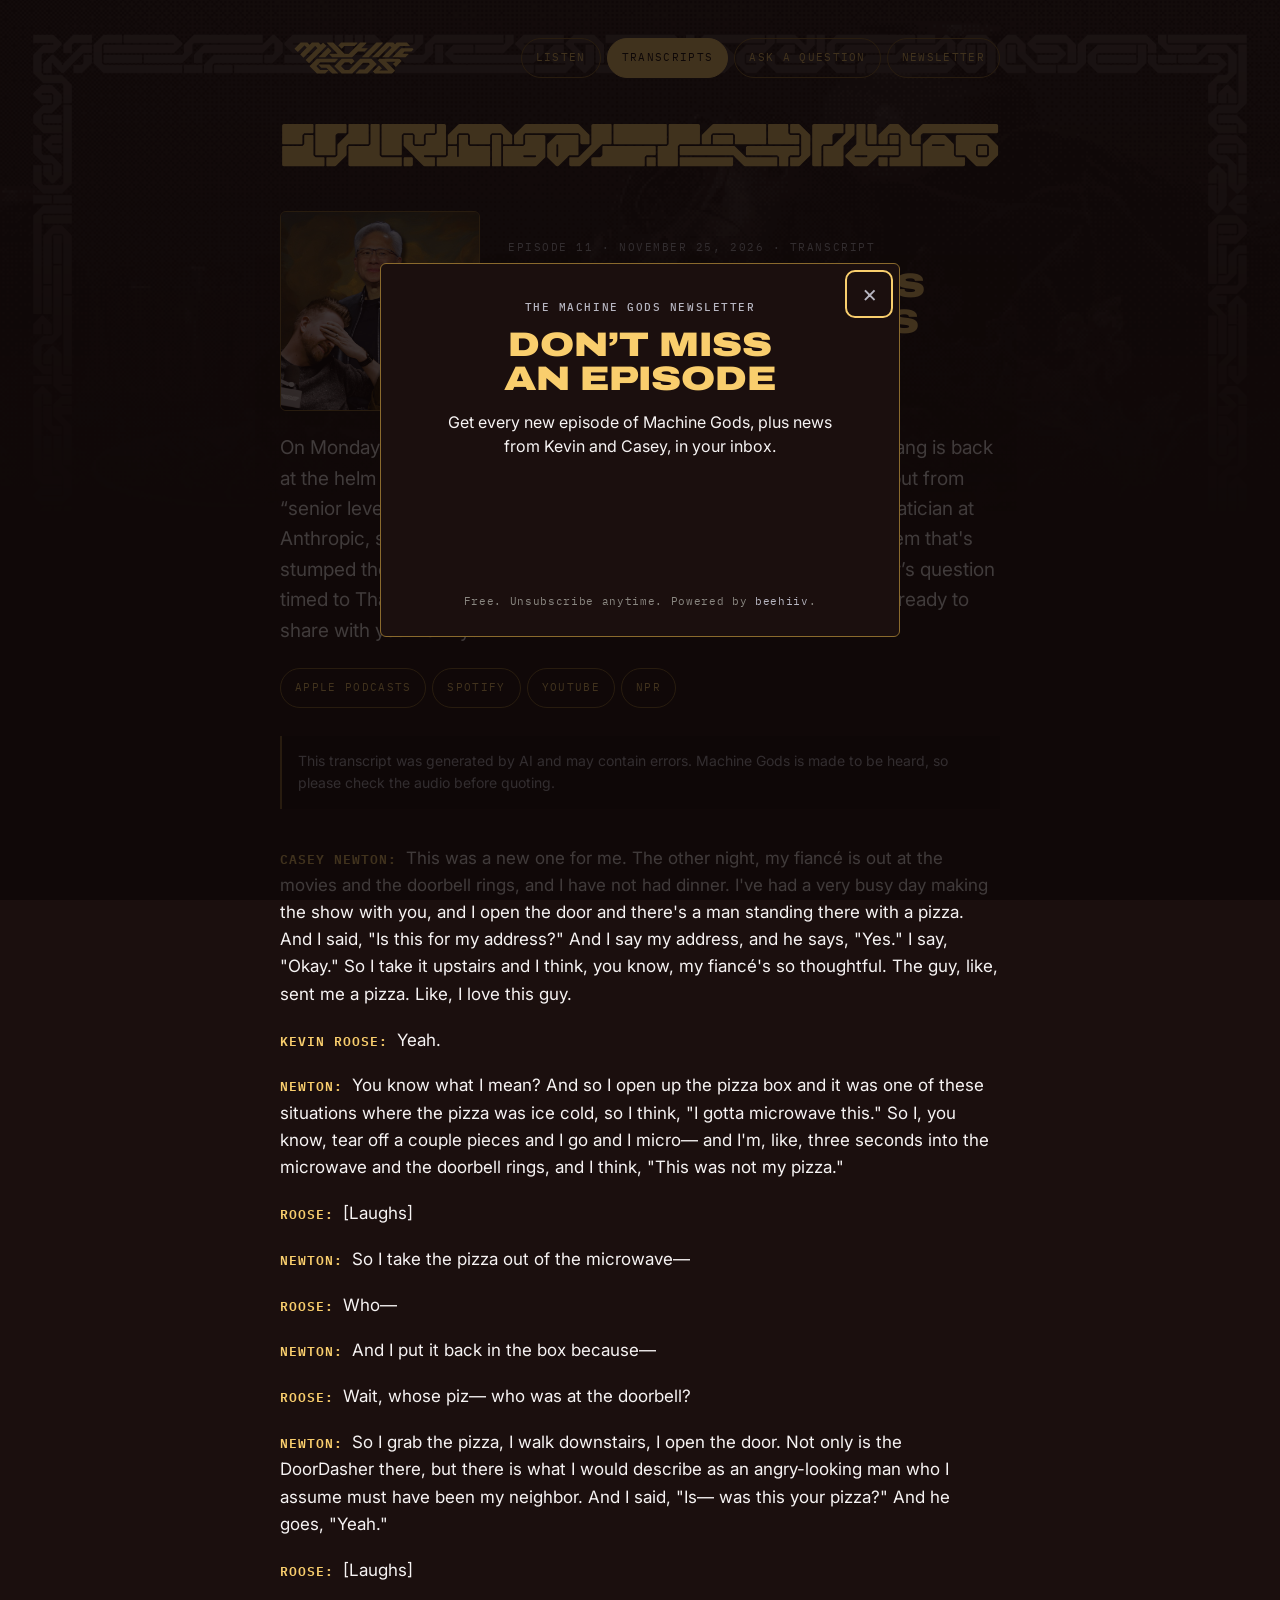
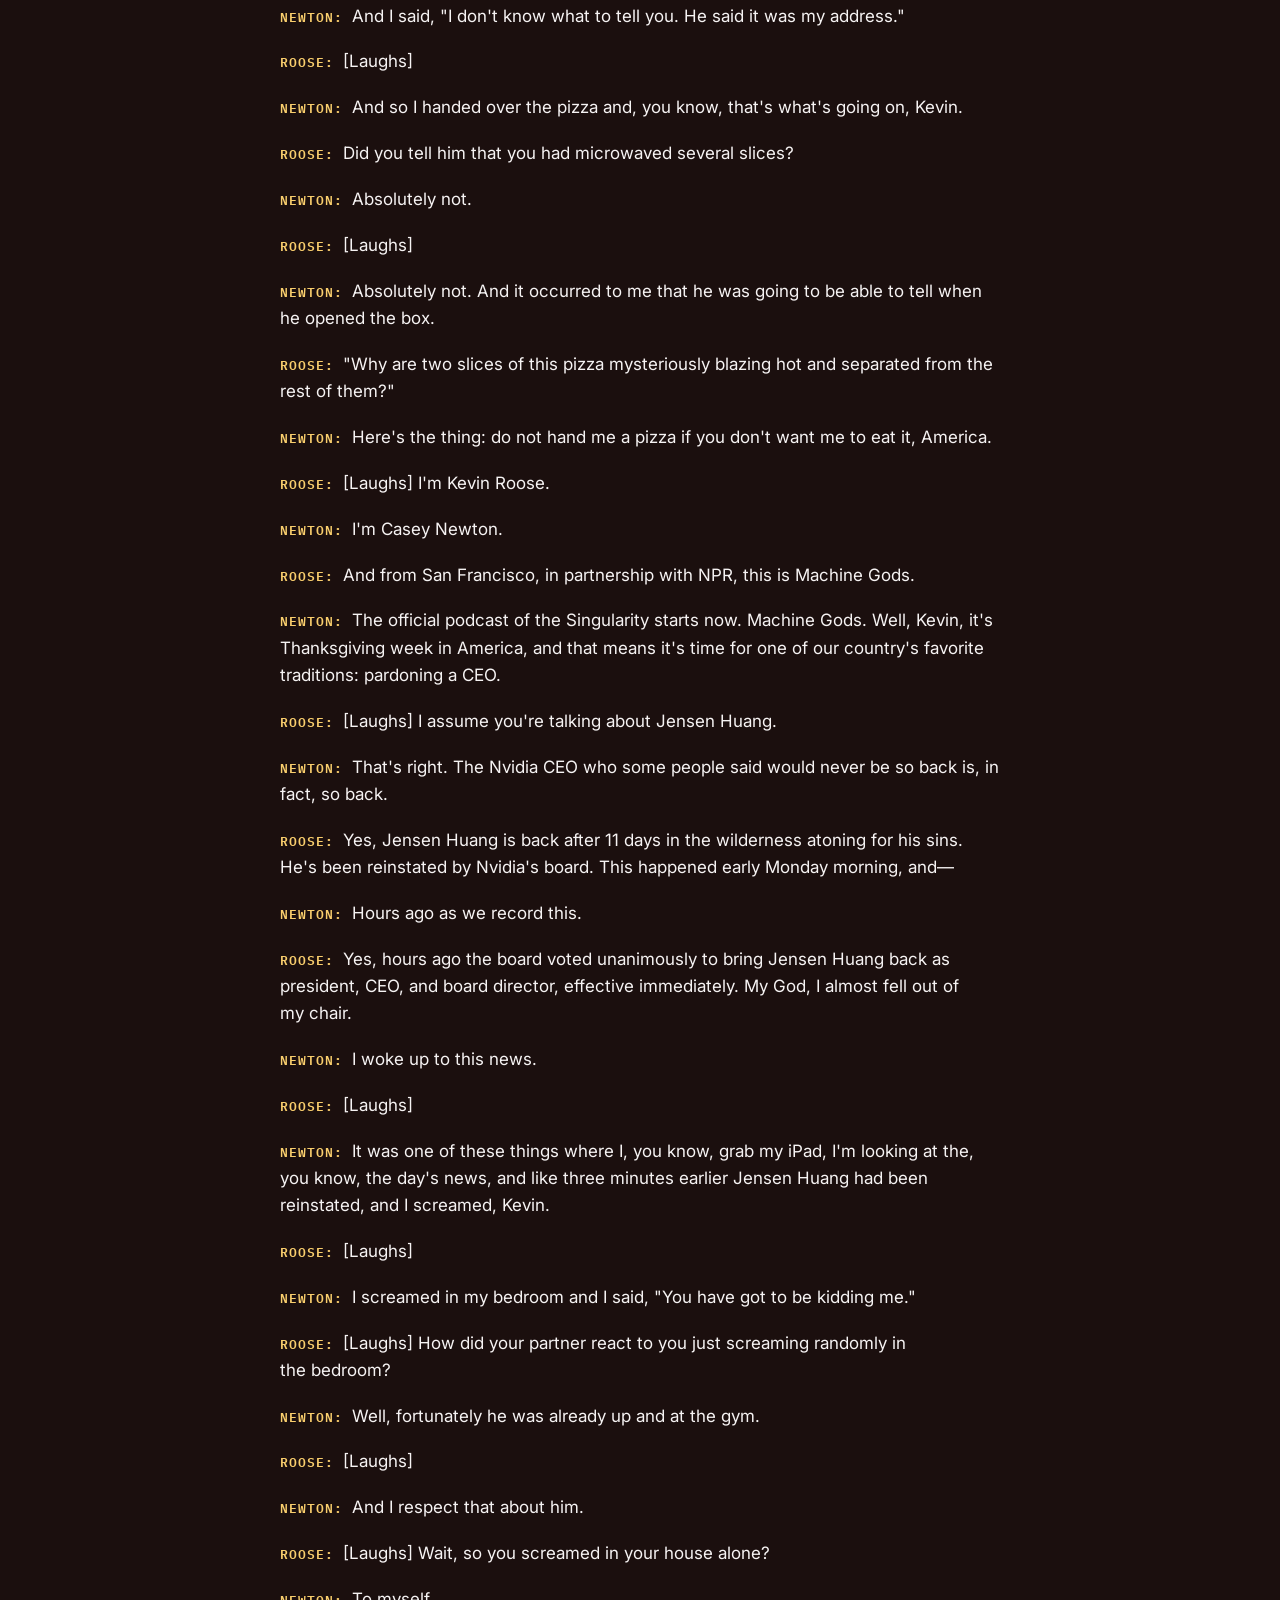
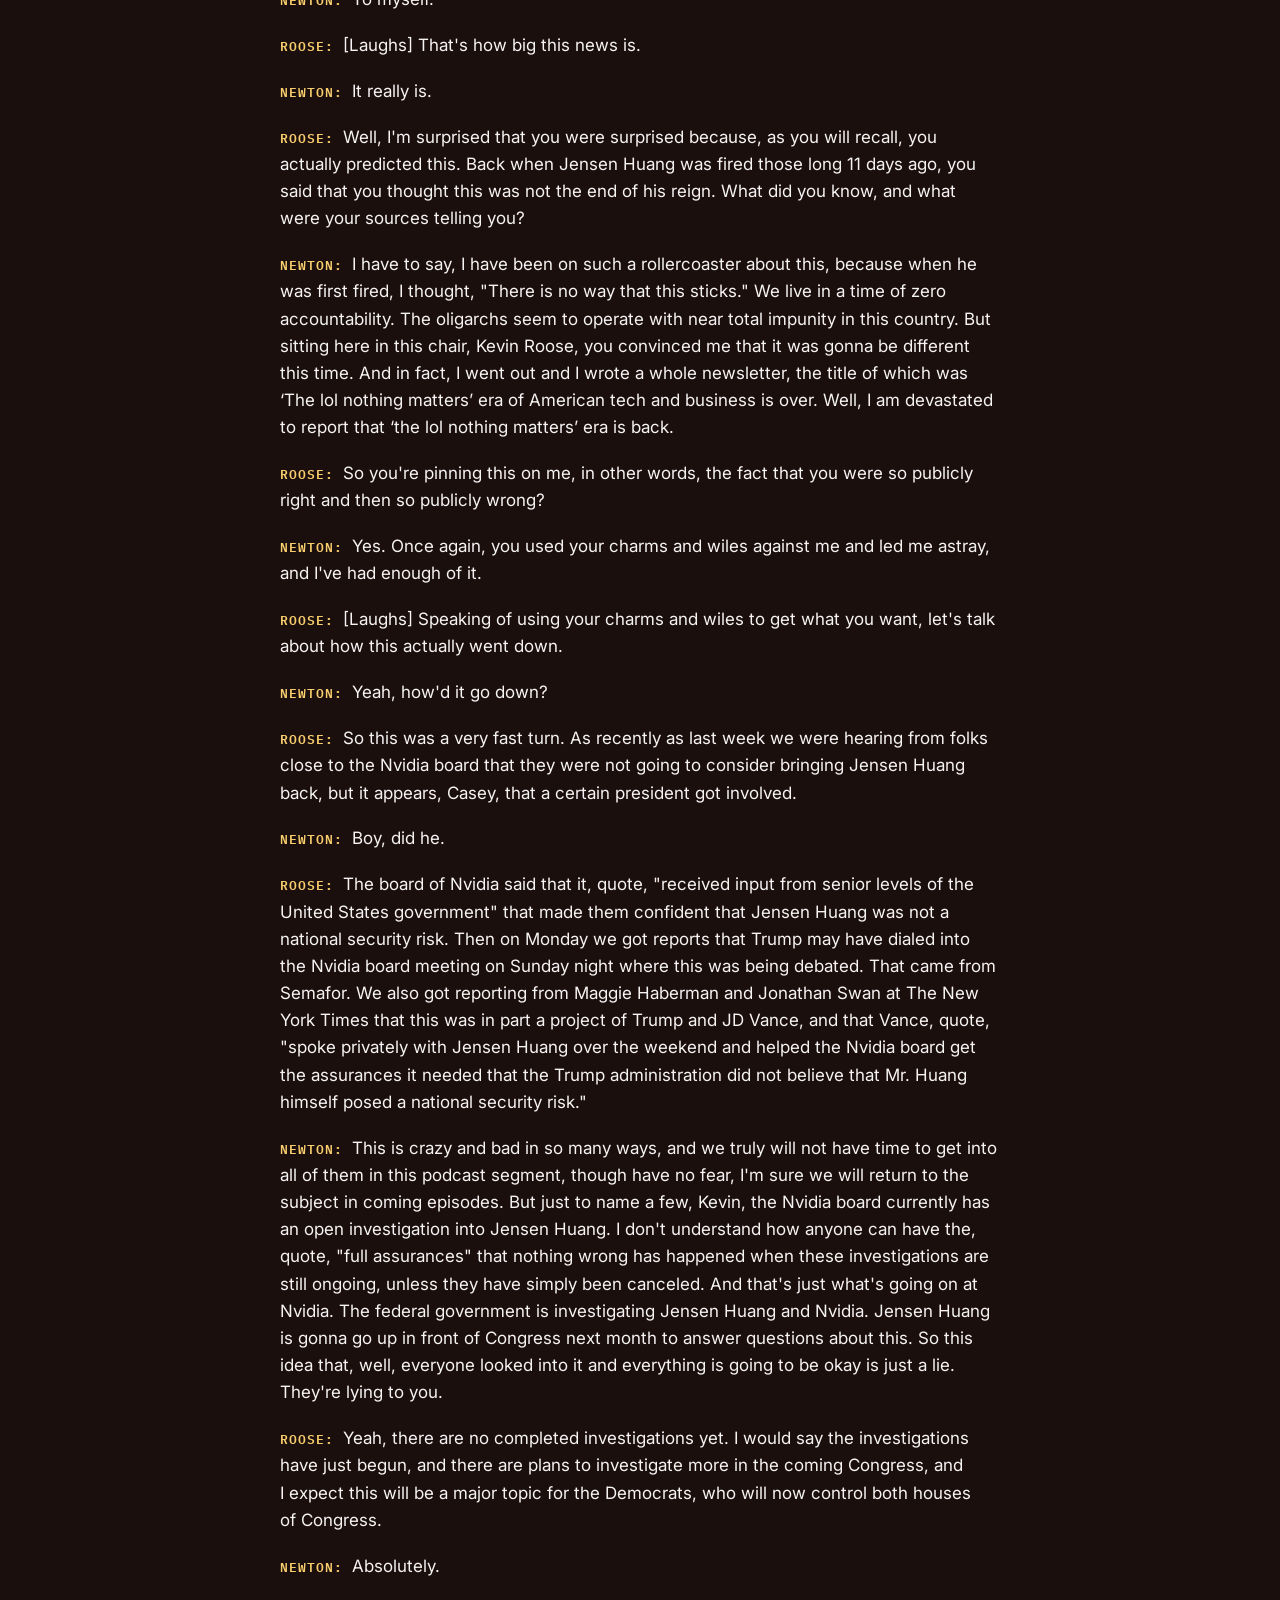
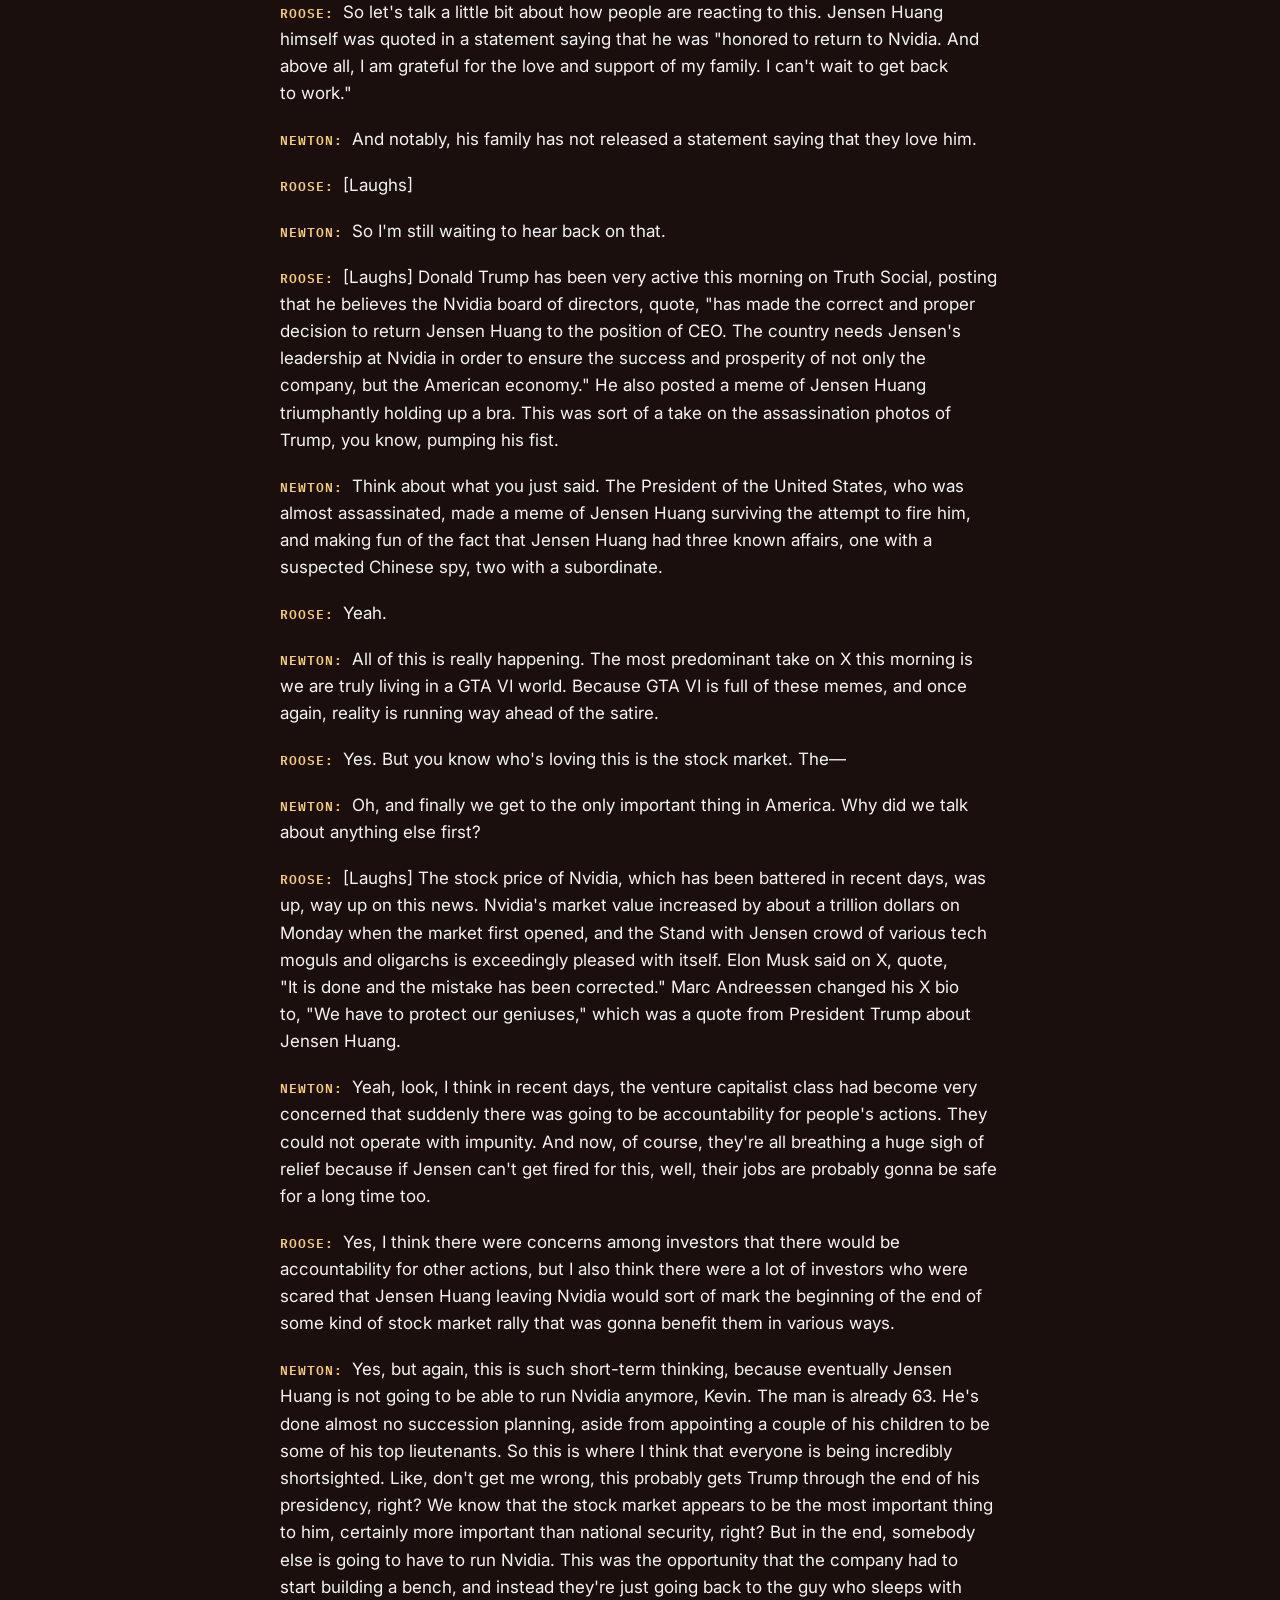
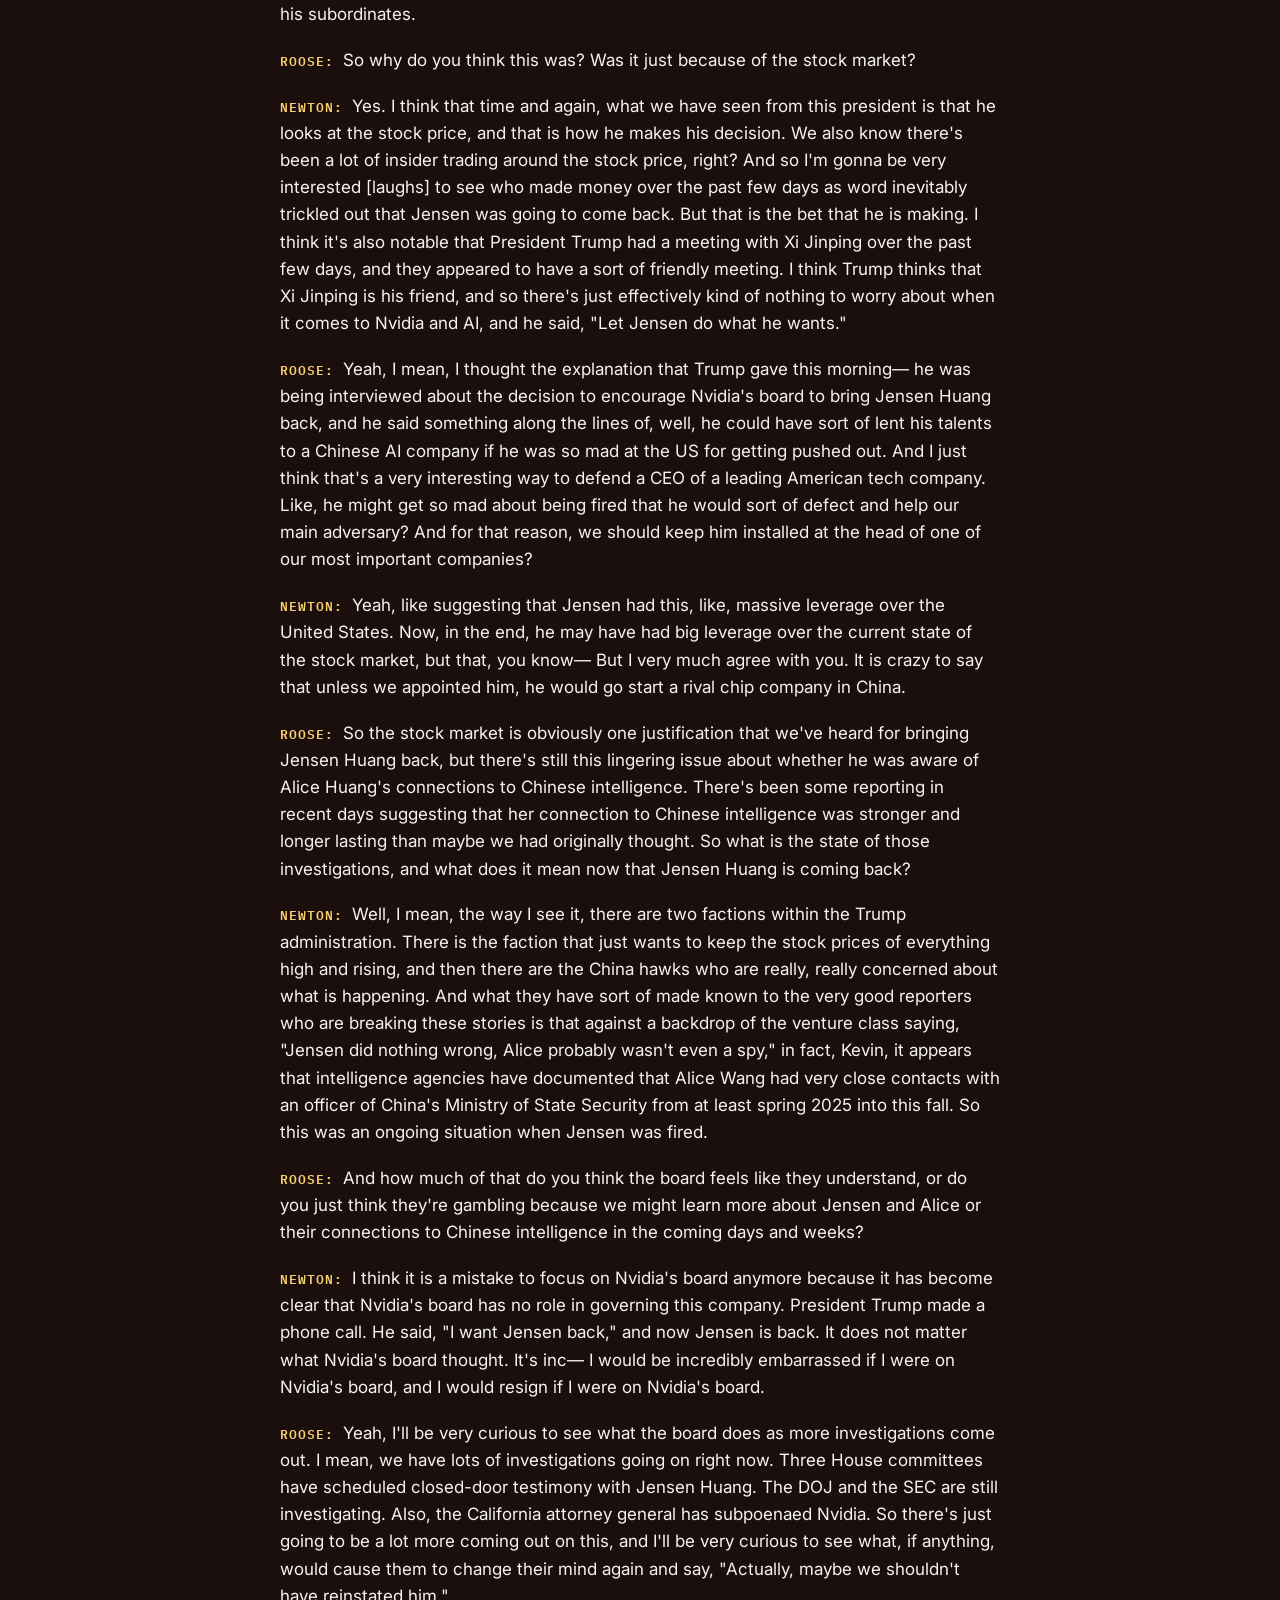
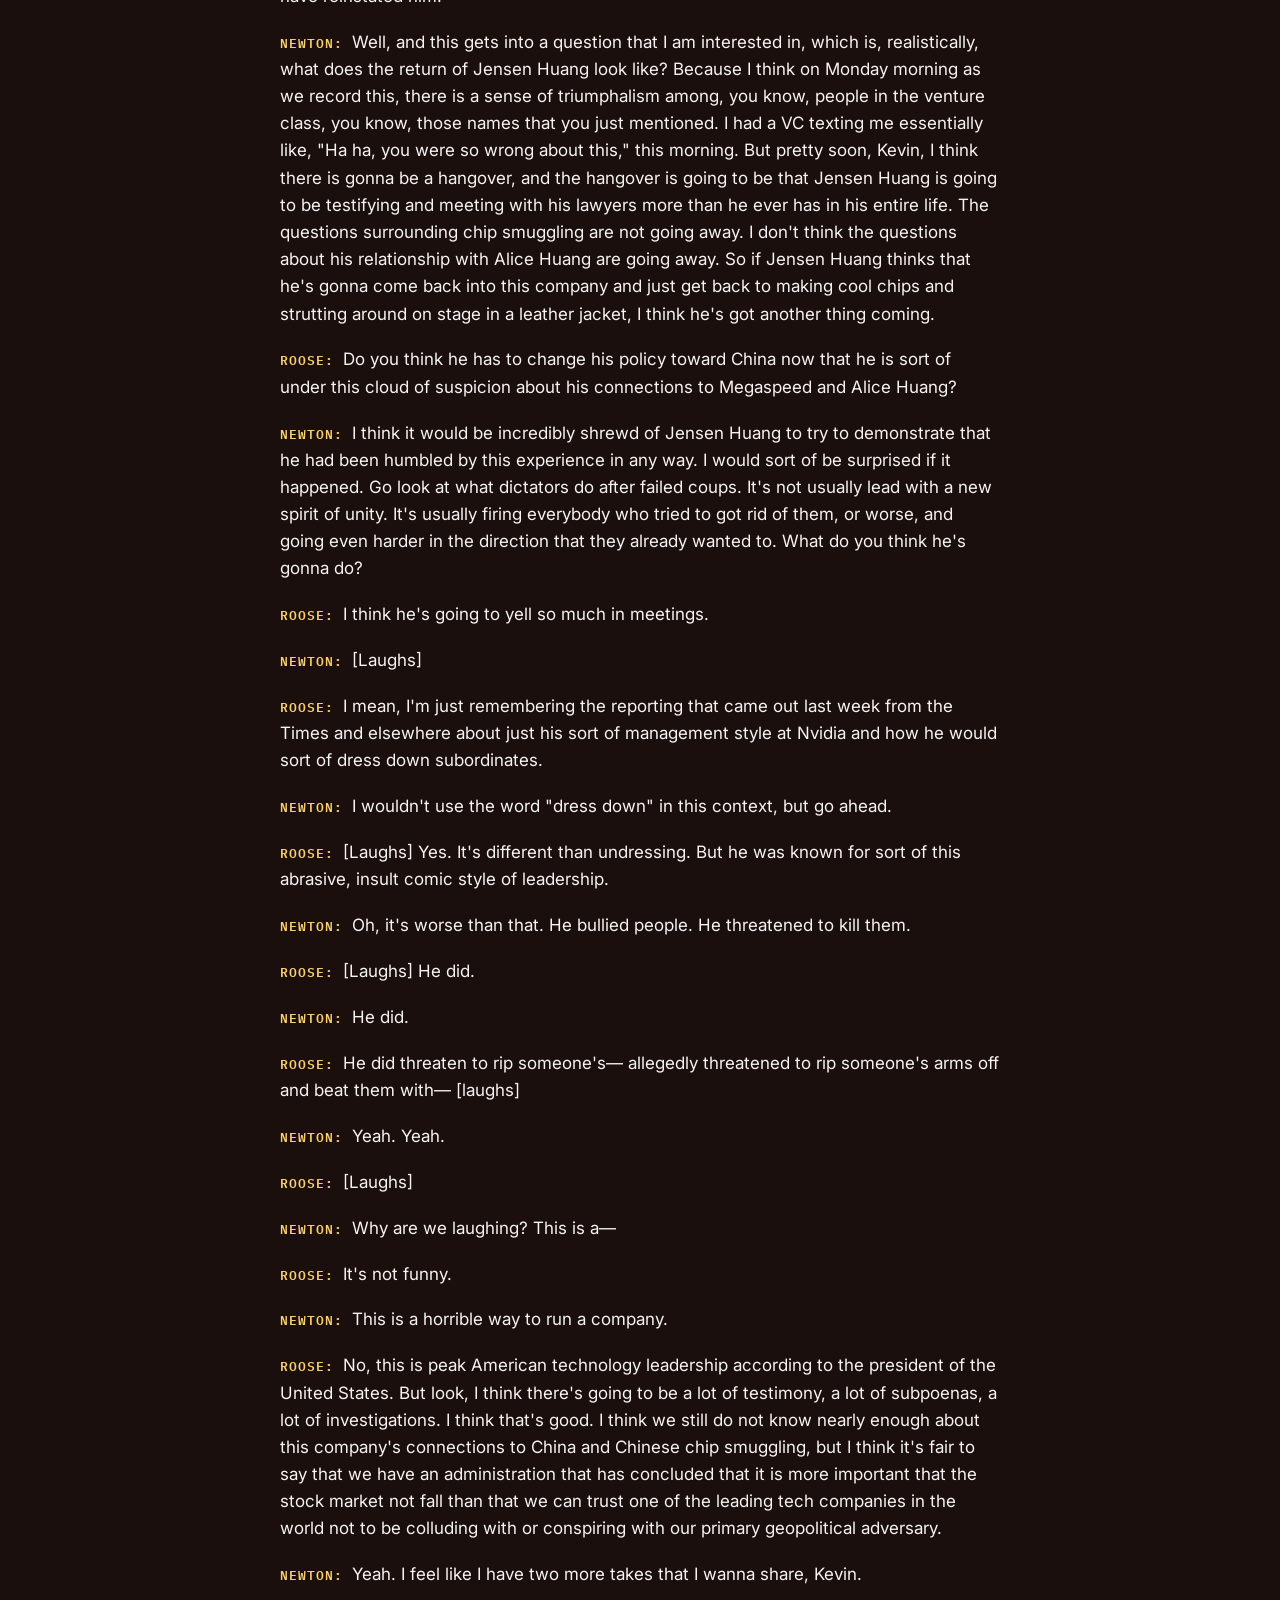
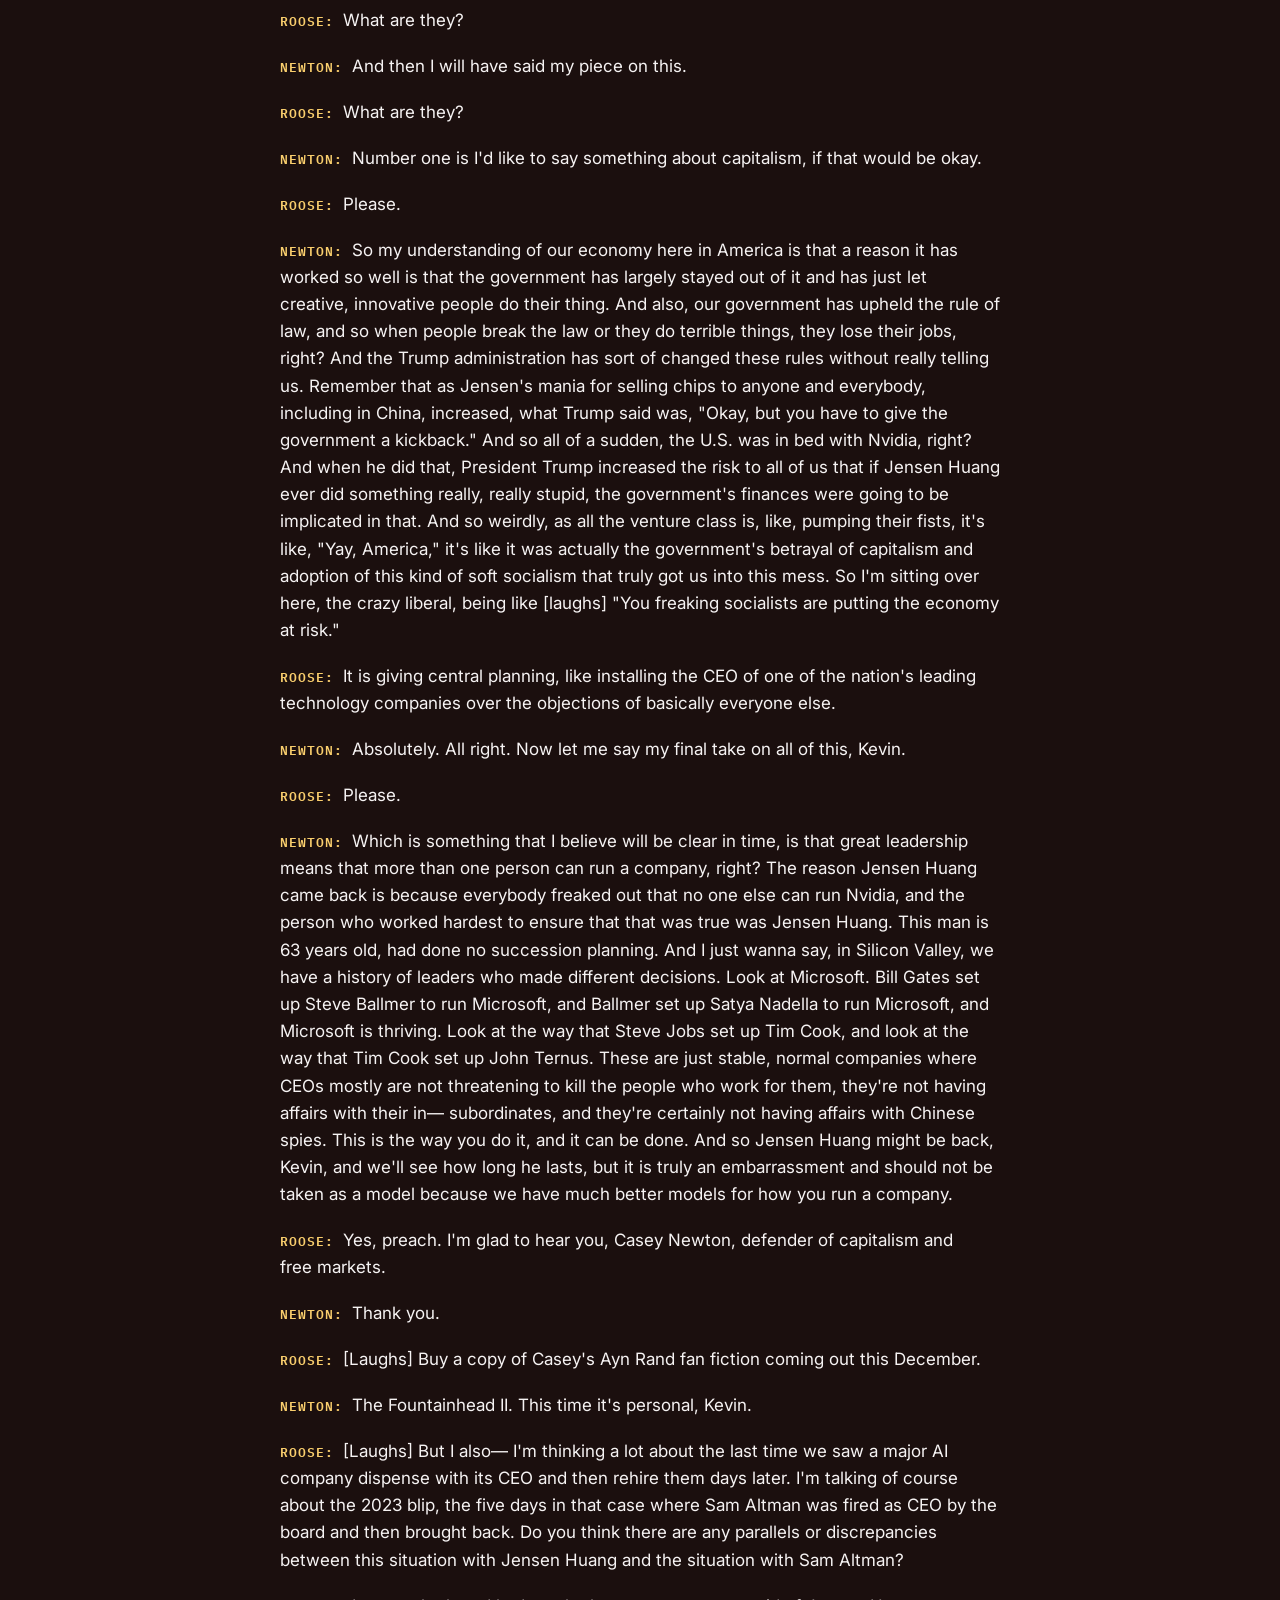
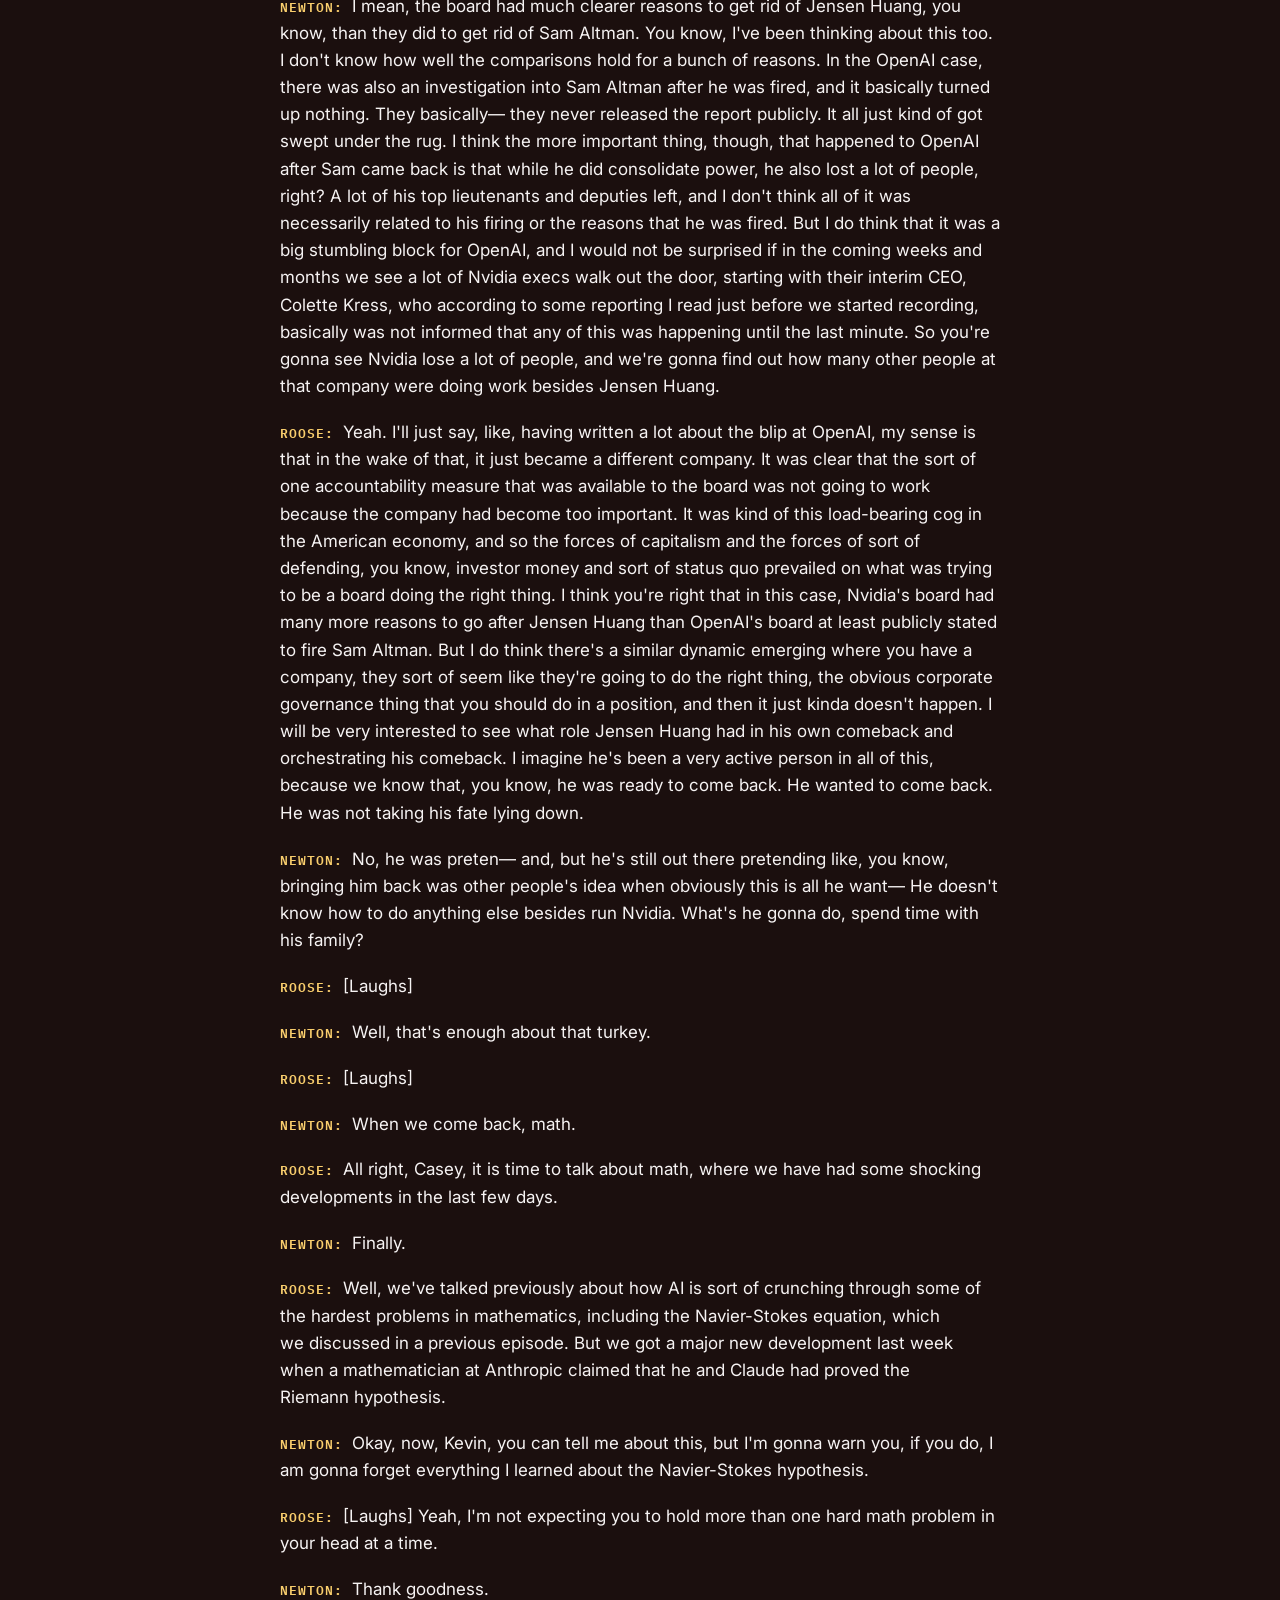
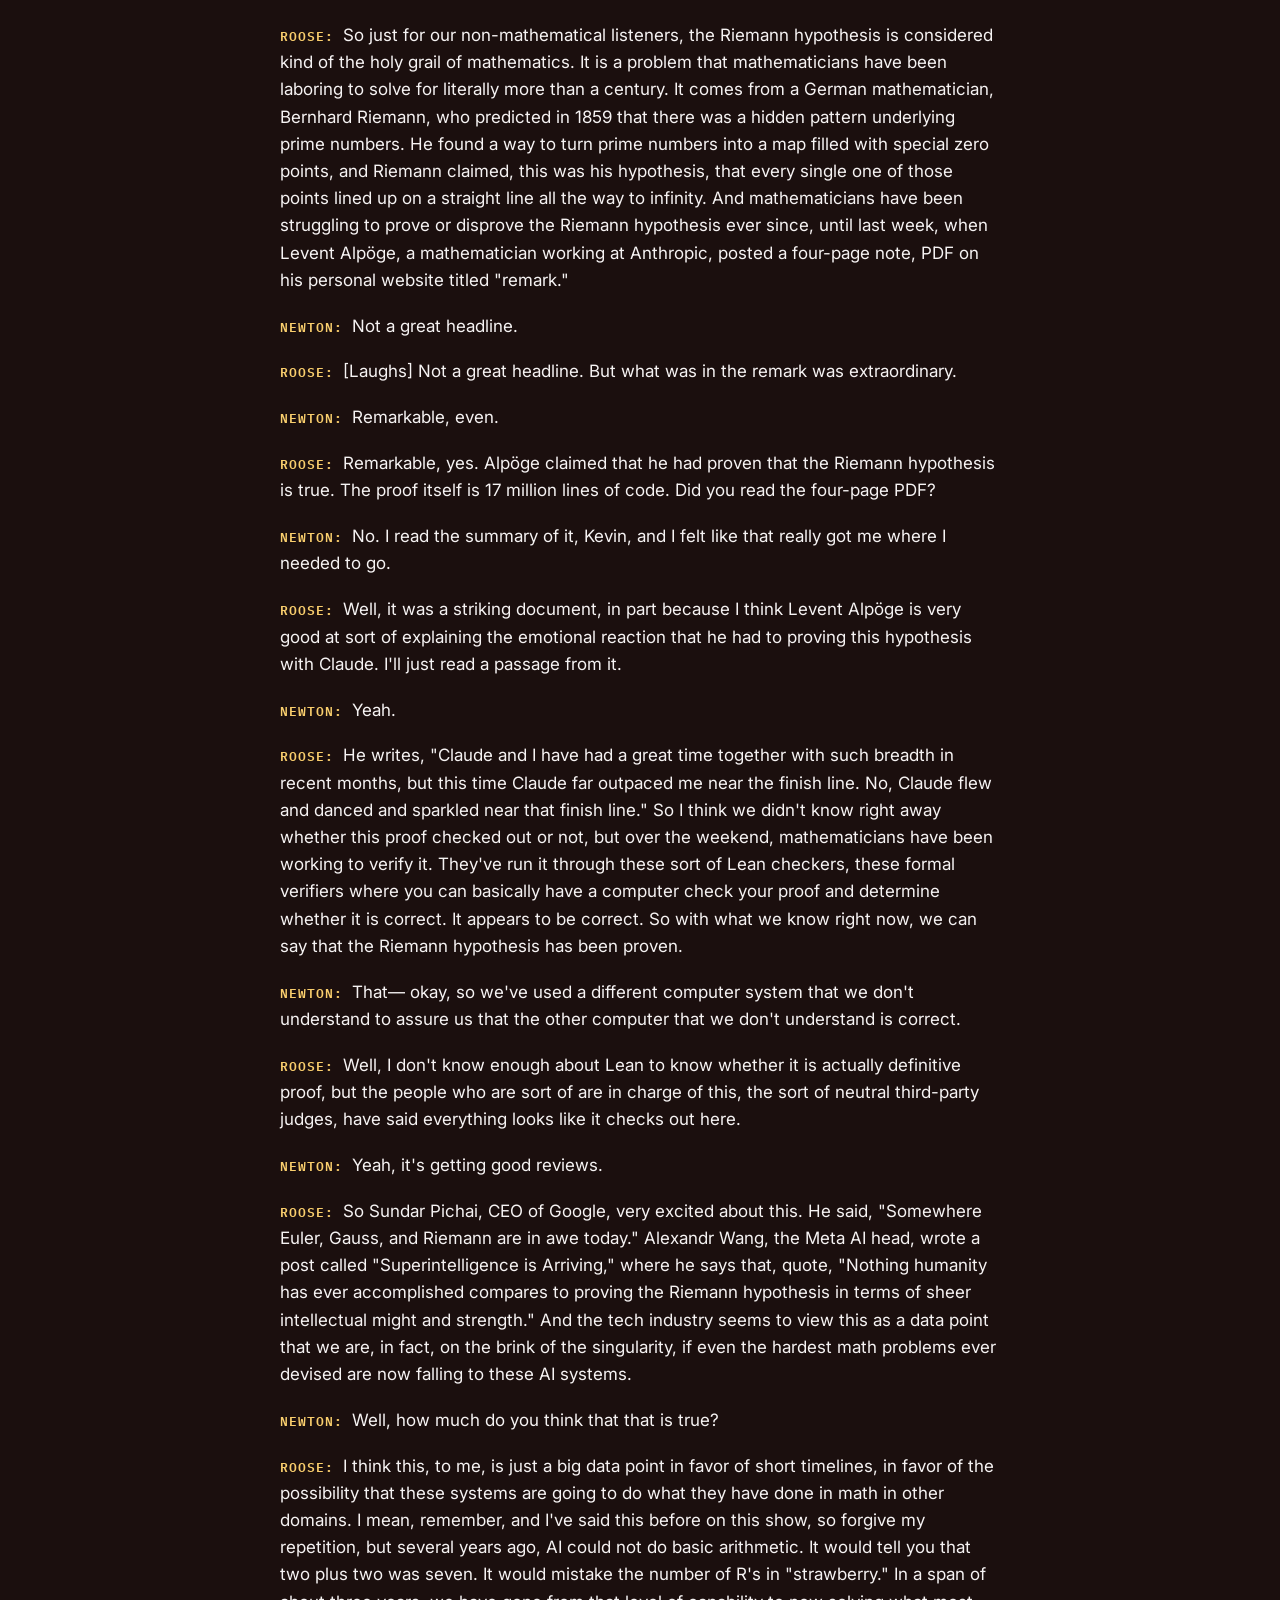
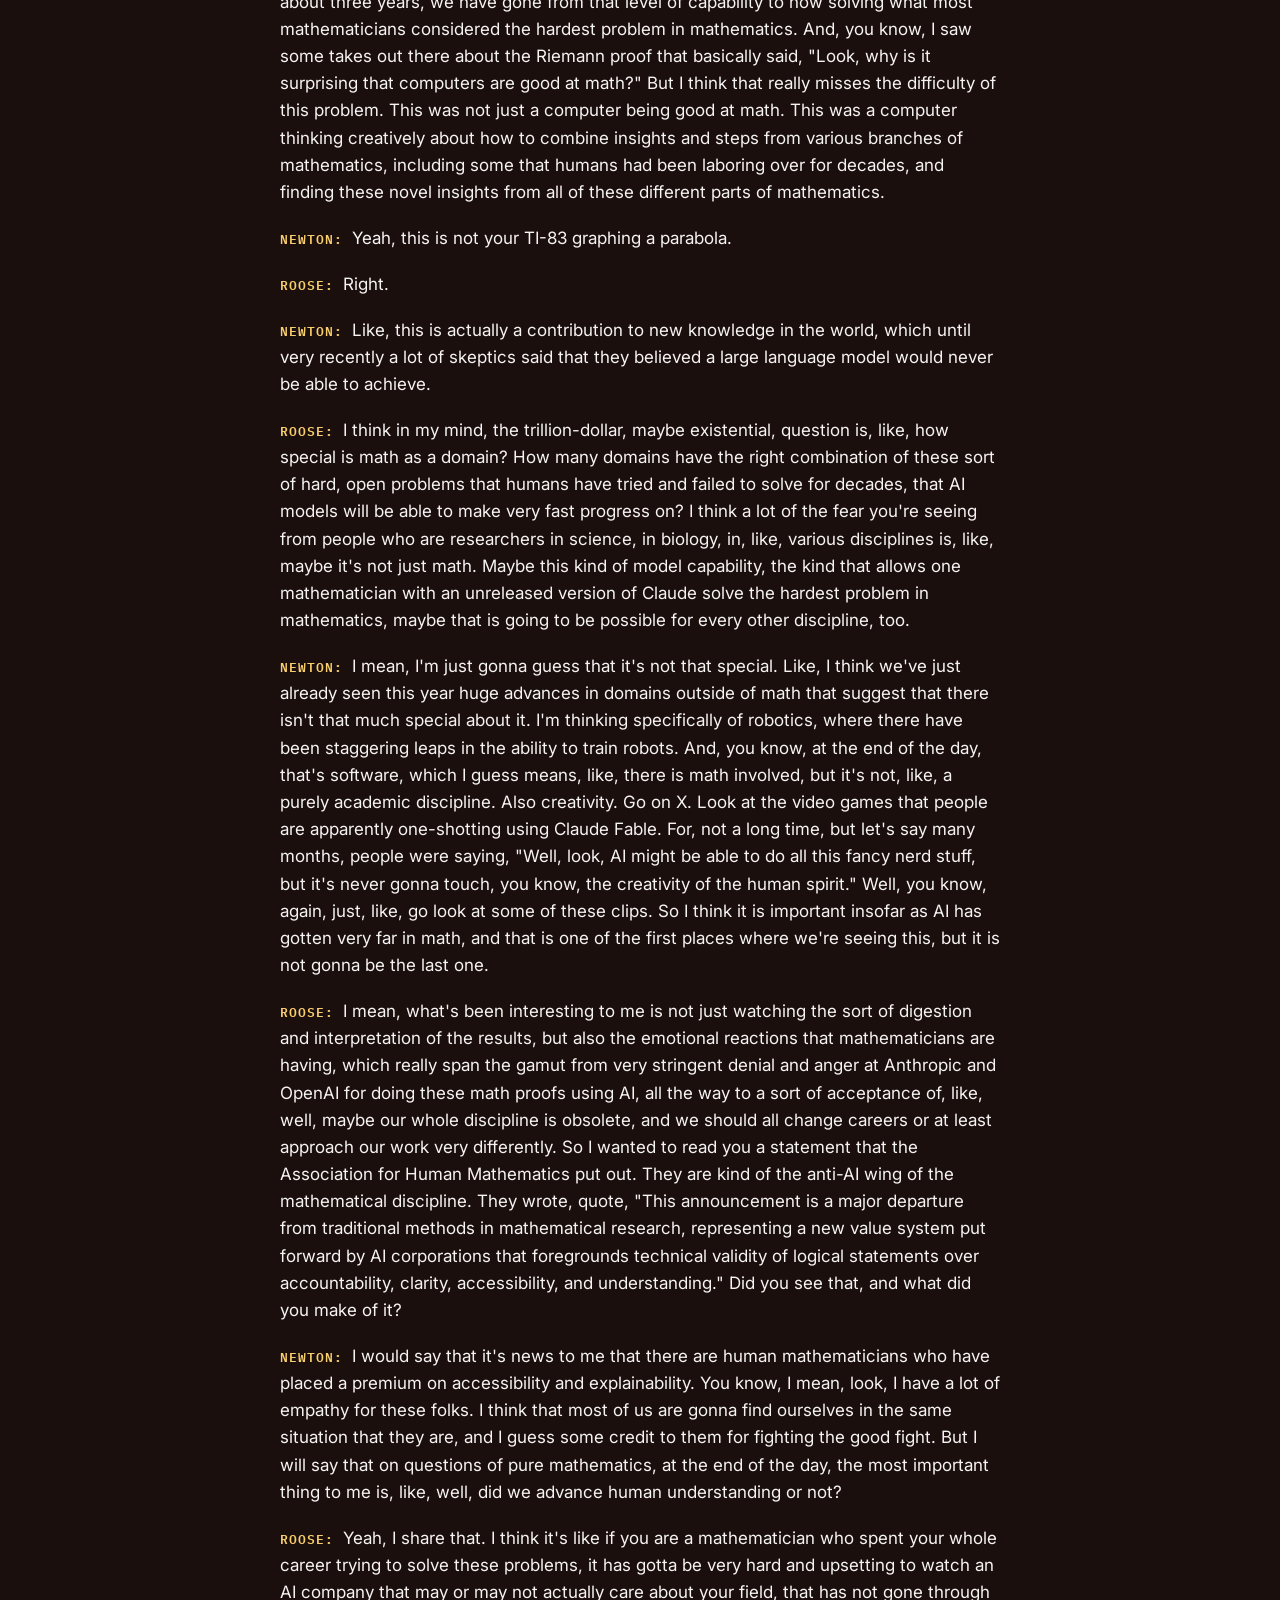
<file: transcripts/11/index.html>
<!DOCTYPE html>
<html lang="en">
<head>
<meta charset="utf-8">
<meta name="viewport" content="width=device-width, initial-scale=1">
<title>Episode 11: Jensen Huang Is Back + AI Solves the Riemann Hypothesis — Machine Gods transcript</title>
<meta name="description" content="On Monday morning we woke up to the shocking news that Jensen Huang is back at the helm of Nvidia, after the board of the company received some input from “senior levels” of the U.S. government. Then, Levent Alpöge, a mathematician at Anthropic, says he and Claude proved the Riemann hypothesis, a problem that's stumped the math world since 1859. And finally, we answer one listener’s question timed to Thanksgiving: What are three AI talking points you would have ready to share with your family?">
<link rel="canonical" href="https://machinegods.fm/transcripts/11/">
<meta property="og:type" content="article">
<meta property="og:title" content="Episode 11: Jensen Huang Is Back + AI Solves the Riemann Hypothesis — Machine Gods transcript">
<meta property="og:description" content="On Monday morning we woke up to the shocking news that Jensen Huang is back at the helm of Nvidia, after the board of the company received some input from “senior levels” of the U.S. government. Then, Levent Alpöge, a mathematician at Anthropic, says he and Claude proved the Riemann hypothesis, a problem that's stumped the math world since 1859. And finally, we answer one listener’s question timed to Thanksgiving: What are three AI talking points you would have ready to share with your family?">
<meta property="og:url" content="https://machinegods.fm/transcripts/11/">
<meta property="og:image" content="https://machinegods.fm/assets/episodes/ep-11.jpg">
<meta name="twitter:card" content="summary">
<link rel="icon" href="/favicon.ico" sizes="32x32">
<link rel="icon" href="../../assets/brand/favicon.svg" type="image/svg+xml">
<link rel="apple-touch-icon" href="../../assets/brand/apple-touch-icon.png">
<link rel="preconnect" href="https://fonts.googleapis.com">
<link rel="preconnect" href="https://fonts.gstatic.com" crossorigin>
<link rel="stylesheet" href="https://fonts.googleapis.com/css2?family=Archivo:wdth,wght@62..125,100..900&family=IBM+Plex+Mono:wght@400;500;600&family=Inter:wght@400;600&display=swap">
<link rel="stylesheet" href="../../assets/site.css">
</head>
<body data-newsletter-auto>
<div class="mg-backdrop" aria-hidden="true"></div>
<div class="mg-wrap">
  <header class="mg-header">
    <a class="mg-logo" href="/"><img src="../../assets/brand/wordmark.svg" alt="Machine Gods" width="148" height="60"></a>
    <nav class="mg-nav" aria-label="Site">
      <a href="/">Listen</a>
      <a href="/transcripts/" aria-current="page">Transcripts</a>
      <a href="/ask/">Ask a question</a>
      <a href="#newsletter" data-newsletter>Newsletter</a>
    </nav>
  </header>
  <div class="mg-divider" aria-hidden="true"></div>

  <main>
    <div class="mg-ep-hero">
      <img class="mg-ep-art" src="/assets/episodes/ep-11.jpg" alt="Episode 11 artwork" width="1400" height="1400">
      <div>
      <p class="mg-kicker">Episode 11 · November 25, 2026 · Transcript</p>
      <h1 class="mg-title mg-ep-heading">Jensen Huang Is Back + AI Solves the Riemann Hypothesis</h1>
      </div>
    </div>
    <p class="mg-lede">On Monday morning we woke up to the shocking news that Jensen Huang is back at the helm of Nvidia, after the board of the company received some input from “senior levels” of the U.S. government. Then, Levent Alpöge, a mathematician at Anthropic, says he and Claude proved the Riemann hypothesis, a problem that's stumped the math world since 1859. And finally, we answer one listener’s question timed to Thanksgiving: What are three AI talking points you would have ready to share with your family?</p>
    <nav class="mg-ep-links" aria-label="Listen to this episode">
      <a class="mg-pill" href="https://podcasts.apple.com/us/podcast/machine-gods/id6812430636" target="_blank" rel="noopener">Apple Podcasts</a>
      <a class="mg-pill" href="https://open.spotify.com/show/5kxu4uluMq6jUuoNPGyZMu" target="_blank" rel="noopener">Spotify</a>
      <a class="mg-pill" href="https://www.youtube.com/@machinegodspod" target="_blank" rel="noopener">YouTube</a>
      <a class="mg-pill" href="https://www.npr.org/2026/11/25/nx-s1-6053205/jensen-huang-is-back-and-ai-solves-the-reimann-hypothesis" target="_blank" rel="noopener">NPR</a>
    </nav>
    <p class="mg-disclaimer">This transcript was generated by AI and may contain errors. Machine Gods is made to be heard, so please check the audio before quoting.</p>
    <article class="mg-transcript">
<p><strong>Casey Newton:</strong> This was a new one for me. The other night, my fiancé is out at the movies and the doorbell rings, and I have not had dinner. I've had a very busy day making the show with you, and I open the door and there's a man standing there with a pizza. And I said, &quot;Is this for my address?&quot; And I say my address, and he says, &quot;Yes.&quot; I say, &quot;Okay.&quot; So I take it upstairs and I think, you know, my fiancé's so thoughtful. The guy, like, sent me a pizza. Like, I love this guy.</p>
<p><strong>Kevin Roose:</strong> Yeah.</p>
<p><strong>Newton:</strong> You know what I mean? And so I open up the pizza box and it was one of these situations where the pizza was ice cold, so I think, &quot;I gotta microwave this.&quot; So I, you know, tear off a couple pieces and I go and I micro— and I'm, like, three seconds into the microwave and the doorbell rings, and I think, &quot;This was not my pizza.&quot;</p>
<p><strong>Roose:</strong> [Laughs]</p>
<p><strong>Newton:</strong> So I take the pizza out of the microwave—</p>
<p><strong>Roose:</strong> Who—</p>
<p><strong>Newton:</strong> And I put it back in the box because—</p>
<p><strong>Roose:</strong> Wait, whose piz— who was at the doorbell?</p>
<p><strong>Newton:</strong> So I grab the pizza, I walk downstairs, I open the door. Not only is the DoorDasher there, but there is what I would describe as an angry-looking man who I assume must have been my neighbor. And I said, &quot;Is— was this your pizza?&quot; And he goes, &quot;Yeah.&quot;</p>
<p><strong>Roose:</strong> [Laughs]</p>
<p><strong>Newton:</strong> And I said, &quot;I don't know what to tell you. He said it was my address.&quot;</p>
<p><strong>Roose:</strong> [Laughs]</p>
<p><strong>Newton:</strong> And so I handed over the pizza and, you know, that's what's going on, Kevin.</p>
<p><strong>Roose:</strong> Did you tell him that you had microwaved several slices?</p>
<p><strong>Newton:</strong> Absolutely not.</p>
<p><strong>Roose:</strong> [Laughs]</p>
<p><strong>Newton:</strong> Absolutely not. And it occurred to me that he was going to be able to tell when he opened the box.</p>
<p><strong>Roose:</strong> &quot;Why are two slices of this pizza mysteriously blazing hot and separated from the rest of them?&quot;</p>
<p><strong>Newton:</strong> Here's the thing: do not hand me a pizza if you don't want me to eat it, America.</p>
<p><strong>Roose:</strong> [Laughs] I'm Kevin Roose.</p>
<p><strong>Newton:</strong> I'm Casey Newton.</p>
<p><strong>Roose:</strong> And from San Francisco, in partnership with NPR, this is Machine Gods.</p>
<p><strong>Newton:</strong> The official podcast of the Singularity starts now. Machine Gods. Well, Kevin, it's Thanksgiving week in America, and that means it's time for one of our country's favorite traditions: pardoning a CEO.</p>
<p><strong>Roose:</strong> [Laughs] I assume you're talking about Jensen Huang.</p>
<p><strong>Newton:</strong> That's right. The Nvidia CEO who some people said would never be so back is, in fact, so back.</p>
<p><strong>Roose:</strong> Yes, Jensen Huang is back after 11 days in the wilderness atoning for his sins. He's been reinstated by Nvidia's board. This happened early Monday morning, and—</p>
<p><strong>Newton:</strong> Hours ago as we record this.</p>
<p><strong>Roose:</strong> Yes, hours ago the board voted unanimously to bring Jensen Huang back as president, CEO, and board director, effective immediately. My God, I almost fell out of my chair.</p>
<p><strong>Newton:</strong> I woke up to this news.</p>
<p><strong>Roose:</strong> [Laughs]</p>
<p><strong>Newton:</strong> It was one of these things where I, you know, grab my iPad, I'm looking at the, you know, the day's news, and like three minutes earlier Jensen Huang had been reinstated, and I screamed, Kevin.</p>
<p><strong>Roose:</strong> [Laughs]</p>
<p><strong>Newton:</strong> I screamed in my bedroom and I said, &quot;You have got to be kidding me.&quot;</p>
<p><strong>Roose:</strong> [Laughs] How did your partner react to you just screaming randomly in the bedroom?</p>
<p><strong>Newton:</strong> Well, fortunately he was already up and at the gym.</p>
<p><strong>Roose:</strong> [Laughs]</p>
<p><strong>Newton:</strong> And I respect that about him.</p>
<p><strong>Roose:</strong> [Laughs] Wait, so you screamed in your house alone?</p>
<p><strong>Newton:</strong> To myself.</p>
<p><strong>Roose:</strong> [Laughs] That's how big this news is.</p>
<p><strong>Newton:</strong> It really is.</p>
<p><strong>Roose:</strong> Well, I'm surprised that you were surprised because, as you will recall, you actually predicted this. Back when Jensen Huang was fired those long 11 days ago, you said that you thought this was not the end of his reign. What did you know, and what were your sources telling you?</p>
<p><strong>Newton:</strong> I have to say, I have been on such a rollercoaster about this, because when he was first fired, I thought, &quot;There is no way that this sticks.&quot; We live in a time of zero accountability. The oligarchs seem to operate with near total impunity in this country. But sitting here in this chair, Kevin Roose, you convinced me that it was gonna be different this time. And in fact, I went out and I wrote a whole newsletter, the title of which was ‘The lol nothing matters’ era of American tech and business is over. Well, I am devastated to report that ‘the lol nothing matters’ era is back.</p>
<p><strong>Roose:</strong> So you're pinning this on me, in other words, the fact that you were so publicly right and then so publicly wrong?</p>
<p><strong>Newton:</strong> Yes. Once again, you used your charms and wiles against me and led me astray, and I've had enough of it.</p>
<p><strong>Roose:</strong> [Laughs] Speaking of using your charms and wiles to get what you want, let's talk about how this actually went down.</p>
<p><strong>Newton:</strong> Yeah, how'd it go down?</p>
<p><strong>Roose:</strong> So this was a very fast turn. As recently as last week we were hearing from folks close to the Nvidia board that they were not going to consider bringing Jensen Huang back, but it appears, Casey, that a certain president got involved.</p>
<p><strong>Newton:</strong> Boy, did he.</p>
<p><strong>Roose:</strong> The board of Nvidia said that it, quote, &quot;received input from senior levels of the United States government&quot; that made them confident that Jensen Huang was not a national security risk. Then on Monday we got reports that Trump may have dialed into the Nvidia board meeting on Sunday night where this was being debated. That came from Semafor. We also got reporting from Maggie Haberman and Jonathan Swan at The New York Times that this was in part a project of Trump and JD Vance, and that Vance, quote, &quot;spoke privately with Jensen Huang over the weekend and helped the Nvidia board get the assurances it needed that the Trump administration did not believe that Mr. Huang himself posed a national security risk.&quot;</p>
<p><strong>Newton:</strong> This is crazy and bad in so many ways, and we truly will not have time to get into all of them in this podcast segment, though have no fear, I'm sure we will return to the subject in coming episodes. But just to name a few, Kevin, the Nvidia board currently has an open investigation into Jensen Huang. I don't understand how anyone can have the, quote, &quot;full assurances&quot; that nothing wrong has happened when these investigations are still ongoing, unless they have simply been canceled. And that's just what's going on at Nvidia. The federal government is investigating Jensen Huang and Nvidia. Jensen Huang is gonna go up in front of Congress next month to answer questions about this. So this idea that, well, everyone looked into it and everything is going to be okay is just a lie. They're lying to you.</p>
<p><strong>Roose:</strong> Yeah, there are no completed investigations yet. I would say the investigations have just begun, and there are plans to investigate more in the coming Congress, and I expect this will be a major topic for the Democrats, who will now control both houses of Congress.</p>
<p><strong>Newton:</strong> Absolutely.</p>
<p><strong>Roose:</strong> So let's talk a little bit about how people are reacting to this. Jensen Huang himself was quoted in a statement saying that he was &quot;honored to return to Nvidia. And above all, I am grateful for the love and support of my family. I can't wait to get back to work.&quot;</p>
<p><strong>Newton:</strong> And notably, his family has not released a statement saying that they love him.</p>
<p><strong>Roose:</strong> [Laughs]</p>
<p><strong>Newton:</strong> So I'm still waiting to hear back on that.</p>
<p><strong>Roose:</strong> [Laughs] Donald Trump has been very active this morning on Truth Social, posting that he believes the Nvidia board of directors, quote, &quot;has made the correct and proper decision to return Jensen Huang to the position of CEO. The country needs Jensen's leadership at Nvidia in order to ensure the success and prosperity of not only the company, but the American economy.&quot; He also posted a meme of Jensen Huang triumphantly holding up a bra. This was sort of a take on the assassination photos of Trump, you know, pumping his fist.</p>
<p><strong>Newton:</strong> Think about what you just said. The President of the United States, who was almost assassinated, made a meme of Jensen Huang surviving the attempt to fire him, and making fun of the fact that Jensen Huang had three known affairs, one with a suspected Chinese spy, two with a subordinate.</p>
<p><strong>Roose:</strong> Yeah.</p>
<p><strong>Newton:</strong> All of this is really happening. The most predominant take on X this morning is we are truly living in a GTA VI world. Because GTA VI is full of these memes, and once again, reality is running way ahead of the satire.</p>
<p><strong>Roose:</strong> Yes. But you know who's loving this is the stock market. The—</p>
<p><strong>Newton:</strong> Oh, and finally we get to the only important thing in America. Why did we talk about anything else first?</p>
<p><strong>Roose:</strong> [Laughs] The stock price of Nvidia, which has been battered in recent days, was up, way up on this news. Nvidia's market value increased by about a trillion dollars on Monday when the market first opened, and the Stand with Jensen crowd of various tech moguls and oligarchs is exceedingly pleased with itself. Elon Musk said on X, quote, &quot;It is done and the mistake has been corrected.&quot; Marc Andreessen changed his X bio to, &quot;We have to protect our geniuses,&quot; which was a quote from President Trump about Jensen Huang.</p>
<p><strong>Newton:</strong> Yeah, look, I think in recent days, the venture capitalist class had become very concerned that suddenly there was going to be accountability for people's actions. They could not operate with impunity. And now, of course, they're all breathing a huge sigh of relief because if Jensen can't get fired for this, well, their jobs are probably gonna be safe for a long time too.</p>
<p><strong>Roose:</strong> Yes, I think there were concerns among investors that there would be accountability for other actions, but I also think there were a lot of investors who were scared that Jensen Huang leaving Nvidia would sort of mark the beginning of the end of some kind of stock market rally that was gonna benefit them in various ways.</p>
<p><strong>Newton:</strong> Yes, but again, this is such short-term thinking, because eventually Jensen Huang is not going to be able to run Nvidia anymore, Kevin. The man is already 63. He's done almost no succession planning, aside from appointing a couple of his children to be some of his top lieutenants. So this is where I think that everyone is being incredibly shortsighted. Like, don't get me wrong, this probably gets Trump through the end of his presidency, right? We know that the stock market appears to be the most important thing to him, certainly more important than national security, right? But in the end, somebody else is going to have to run Nvidia. This was the opportunity that the company had to start building a bench, and instead they're just going back to the guy who sleeps with his subordinates.</p>
<p><strong>Roose:</strong> So why do you think this was? Was it just because of the stock market?</p>
<p><strong>Newton:</strong> Yes. I think that time and again, what we have seen from this president is that he looks at the stock price, and that is how he makes his decision. We also know there's been a lot of insider trading around the stock price, right? And so I'm gonna be very interested [laughs] to see who made money over the past few days as word inevitably trickled out that Jensen was going to come back. But that is the bet that he is making. I think it's also notable that President Trump had a meeting with Xi Jinping over the past few days, and they appeared to have a sort of friendly meeting. I think Trump thinks that Xi Jinping is his friend, and so there's just effectively kind of nothing to worry about when it comes to Nvidia and AI, and he said, &quot;Let Jensen do what he wants.&quot;</p>
<p><strong>Roose:</strong> Yeah, I mean, I thought the explanation that Trump gave this morning— he was being interviewed about the decision to encourage Nvidia's board to bring Jensen Huang back, and he said something along the lines of, well, he could have sort of lent his talents to a Chinese AI company if he was so mad at the US for getting pushed out. And I just think that's a very interesting way to defend a CEO of a leading American tech company. Like, he might get so mad about being fired that he would sort of defect and help our main adversary? And for that reason, we should keep him installed at the head of one of our most important companies?</p>
<p><strong>Newton:</strong> Yeah, like suggesting that Jensen had this, like, massive leverage over the United States. Now, in the end, he may have had big leverage over the current state of the stock market, but that, you know— But I very much agree with you. It is crazy to say that unless we appointed him, he would go start a rival chip company in China.</p>
<p><strong>Roose:</strong> So the stock market is obviously one justification that we've heard for bringing Jensen Huang back, but there's still this lingering issue about whether he was aware of Alice Huang's connections to Chinese intelligence. There's been some reporting in recent days suggesting that her connection to Chinese intelligence was stronger and longer lasting than maybe we had originally thought. So what is the state of those investigations, and what does it mean now that Jensen Huang is coming back?</p>
<p><strong>Newton:</strong> Well, I mean, the way I see it, there are two factions within the Trump administration. There is the faction that just wants to keep the stock prices of everything high and rising, and then there are the China hawks who are really, really concerned about what is happening. And what they have sort of made known to the very good reporters who are breaking these stories is that against a backdrop of the venture class saying, &quot;Jensen did nothing wrong, Alice probably wasn't even a spy,&quot; in fact, Kevin, it appears that intelligence agencies have documented that Alice Wang had very close contacts with an officer of China's Ministry of State Security from at least spring 2025 into this fall. So this was an ongoing situation when Jensen was fired.</p>
<p><strong>Roose:</strong> And how much of that do you think the board feels like they understand, or do you just think they're gambling because we might learn more about Jensen and Alice or their connections to Chinese intelligence in the coming days and weeks?</p>
<p><strong>Newton:</strong> I think it is a mistake to focus on Nvidia's board anymore because it has become clear that Nvidia's board has no role in governing this company. President Trump made a phone call. He said, &quot;I want Jensen back,&quot; and now Jensen is back. It does not matter what Nvidia's board thought. It's inc— I would be incredibly embarrassed if I were on Nvidia's board, and I would resign if I were on Nvidia's board.</p>
<p><strong>Roose:</strong> Yeah, I'll be very curious to see what the board does as more investigations come out. I mean, we have lots of investigations going on right now. Three House committees have scheduled closed-door testimony with Jensen Huang. The DOJ and the SEC are still investigating. Also, the California attorney general has subpoenaed Nvidia. So there's just going to be a lot more coming out on this, and I'll be very curious to see what, if anything, would cause them to change their mind again and say, &quot;Actually, maybe we shouldn't have reinstated him.&quot;</p>
<p><strong>Newton:</strong> Well, and this gets into a question that I am interested in, which is, realistically, what does the return of Jensen Huang look like? Because I think on Monday morning as we record this, there is a sense of triumphalism among, you know, people in the venture class, you know, those names that you just mentioned. I had a VC texting me essentially like, &quot;Ha ha, you were so wrong about this,&quot; this morning. But pretty soon, Kevin, I think there is gonna be a hangover, and the hangover is going to be that Jensen Huang is going to be testifying and meeting with his lawyers more than he ever has in his entire life. The questions surrounding chip smuggling are not going away. I don't think the questions about his relationship with Alice Huang are going away. So if Jensen Huang thinks that he's gonna come back into this company and just get back to making cool chips and strutting around on stage in a leather jacket, I think he's got another thing coming.</p>
<p><strong>Roose:</strong> Do you think he has to change his policy toward China now that he is sort of under this cloud of suspicion about his connections to Megaspeed and Alice Huang?</p>
<p><strong>Newton:</strong> I think it would be incredibly shrewd of Jensen Huang to try to demonstrate that he had been humbled by this experience in any way. I would sort of be surprised if it happened. Go look at what dictators do after failed coups. It's not usually lead with a new spirit of unity. It's usually firing everybody who tried to got rid of them, or worse, and going even harder in the direction that they already wanted to. What do you think he's gonna do?</p>
<p><strong>Roose:</strong> I think he's going to yell so much in meetings.</p>
<p><strong>Newton:</strong> [Laughs]</p>
<p><strong>Roose:</strong> I mean, I'm just remembering the reporting that came out last week from the Times and elsewhere about just his sort of management style at Nvidia and how he would sort of dress down subordinates.</p>
<p><strong>Newton:</strong> I wouldn't use the word &quot;dress down&quot; in this context, but go ahead.</p>
<p><strong>Roose:</strong> [Laughs] Yes. It's different than undressing. But he was known for sort of this abrasive, insult comic style of leadership.</p>
<p><strong>Newton:</strong> Oh, it's worse than that. He bullied people. He threatened to kill them.</p>
<p><strong>Roose:</strong> [Laughs] He did.</p>
<p><strong>Newton:</strong> He did.</p>
<p><strong>Roose:</strong> He did threaten to rip someone's— allegedly threatened to rip someone's arms off and beat them with— [laughs]</p>
<p><strong>Newton:</strong> Yeah. Yeah.</p>
<p><strong>Roose:</strong> [Laughs]</p>
<p><strong>Newton:</strong> Why are we laughing? This is a—</p>
<p><strong>Roose:</strong> It's not funny.</p>
<p><strong>Newton:</strong> This is a horrible way to run a company.</p>
<p><strong>Roose:</strong> No, this is peak American technology leadership according to the president of the United States. But look, I think there's going to be a lot of testimony, a lot of subpoenas, a lot of investigations. I think that's good. I think we still do not know nearly enough about this company's connections to China and Chinese chip smuggling, but I think it's fair to say that we have an administration that has concluded that it is more important that the stock market not fall than that we can trust one of the leading tech companies in the world not to be colluding with or conspiring with our primary geopolitical adversary.</p>
<p><strong>Newton:</strong> Yeah. I feel like I have two more takes that I wanna share, Kevin.</p>
<p><strong>Roose:</strong> What are they?</p>
<p><strong>Newton:</strong> And then I will have said my piece on this.</p>
<p><strong>Roose:</strong> What are they?</p>
<p><strong>Newton:</strong> Number one is I'd like to say something about capitalism, if that would be okay.</p>
<p><strong>Roose:</strong> Please.</p>
<p><strong>Newton:</strong> So my understanding of our economy here in America is that a reason it has worked so well is that the government has largely stayed out of it and has just let creative, innovative people do their thing. And also, our government has upheld the rule of law, and so when people break the law or they do terrible things, they lose their jobs, right? And the Trump administration has sort of changed these rules without really telling us. Remember that as Jensen's mania for selling chips to anyone and everybody, including in China, increased, what Trump said was, &quot;Okay, but you have to give the government a kickback.&quot; And so all of a sudden, the U.S. was in bed with Nvidia, right? And when he did that, President Trump increased the risk to all of us that if Jensen Huang ever did something really, really stupid, the government's finances were going to be implicated in that. And so weirdly, as all the venture class is, like, pumping their fists, it's like, &quot;Yay, America,&quot; it's like it was actually the government's betrayal of capitalism and adoption of this kind of soft socialism that truly got us into this mess. So I'm sitting over here, the crazy liberal, being like [laughs] &quot;You freaking socialists are putting the economy at risk.&quot;</p>
<p><strong>Roose:</strong> It is giving central planning, like installing the CEO of one of the nation's leading technology companies over the objections of basically everyone else.</p>
<p><strong>Newton:</strong> Absolutely. All right. Now let me say my final take on all of this, Kevin.</p>
<p><strong>Roose:</strong> Please.</p>
<p><strong>Newton:</strong> Which is something that I believe will be clear in time, is that great leadership means that more than one person can run a company, right? The reason Jensen Huang came back is because everybody freaked out that no one else can run Nvidia, and the person who worked hardest to ensure that that was true was Jensen Huang. This man is 63 years old, had done no succession planning. And I just wanna say, in Silicon Valley, we have a history of leaders who made different decisions. Look at Microsoft. Bill Gates set up Steve Ballmer to run Microsoft, and Ballmer set up Satya Nadella to run Microsoft, and Microsoft is thriving. Look at the way that Steve Jobs set up Tim Cook, and look at the way that Tim Cook set up John Ternus. These are just stable, normal companies where CEOs mostly are not threatening to kill the people who work for them, they're not having affairs with their in— subordinates, and they're certainly not having affairs with Chinese spies. This is the way you do it, and it can be done. And so Jensen Huang might be back, Kevin, and we'll see how long he lasts, but it is truly an embarrassment and should not be taken as a model because we have much better models for how you run a company.</p>
<p><strong>Roose:</strong> Yes, preach. I'm glad to hear you, Casey Newton, defender of capitalism and free markets.</p>
<p><strong>Newton:</strong> Thank you.</p>
<p><strong>Roose:</strong> [Laughs] Buy a copy of Casey's Ayn Rand fan fiction coming out this December.</p>
<p><strong>Newton:</strong> The Fountainhead II. This time it's personal, Kevin.</p>
<p><strong>Roose:</strong> [Laughs] But I also— I'm thinking a lot about the last time we saw a major AI company dispense with its CEO and then rehire them days later. I'm talking of course about the 2023 blip, the five days in that case where Sam Altman was fired as CEO by the board and then brought back. Do you think there are any parallels or discrepancies between this situation with Jensen Huang and the situation with Sam Altman?</p>
<p><strong>Newton:</strong> I mean, the board had much clearer reasons to get rid of Jensen Huang, you know, than they did to get rid of Sam Altman. You know, I've been thinking about this too. I don't know how well the comparisons hold for a bunch of reasons. In the OpenAI case, there was also an investigation into Sam Altman after he was fired, and it basically turned up nothing. They basically— they never released the report publicly. It all just kind of got swept under the rug. I think the more important thing, though, that happened to OpenAI after Sam came back is that while he did consolidate power, he also lost a lot of people, right? A lot of his top lieutenants and deputies left, and I don't think all of it was necessarily related to his firing or the reasons that he was fired. But I do think that it was a big stumbling block for OpenAI, and I would not be surprised if in the coming weeks and months we see a lot of Nvidia execs walk out the door, starting with their interim CEO, Colette Kress, who according to some reporting I read just before we started recording, basically was not informed that any of this was happening until the last minute. So you're gonna see Nvidia lose a lot of people, and we're gonna find out how many other people at that company were doing work besides Jensen Huang.</p>
<p><strong>Roose:</strong> Yeah. I'll just say, like, having written a lot about the blip at OpenAI, my sense is that in the wake of that, it just became a different company. It was clear that the sort of one accountability measure that was available to the board was not going to work because the company had become too important. It was kind of this load-bearing cog in the American economy, and so the forces of capitalism and the forces of sort of defending, you know, investor money and sort of status quo prevailed on what was trying to be a board doing the right thing. I think you're right that in this case, Nvidia's board had many more reasons to go after Jensen Huang than OpenAI's board at least publicly stated to fire Sam Altman. But I do think there's a similar dynamic emerging where you have a company, they sort of seem like they're going to do the right thing, the obvious corporate governance thing that you should do in a position, and then it just kinda doesn't happen. I will be very interested to see what role Jensen Huang had in his own comeback and orchestrating his comeback. I imagine he's been a very active person in all of this, because we know that, you know, he was ready to come back. He wanted to come back. He was not taking his fate lying down.</p>
<p><strong>Newton:</strong> No, he was preten— and, but he's still out there pretending like, you know, bringing him back was other people's idea when obviously this is all he want— He doesn't know how to do anything else besides run Nvidia. What's he gonna do, spend time with his family?</p>
<p><strong>Roose:</strong> [Laughs]</p>
<p><strong>Newton:</strong> Well, that's enough about that turkey.</p>
<p><strong>Roose:</strong> [Laughs]</p>
<p><strong>Newton:</strong> When we come back, math.</p>
<p><strong>Roose:</strong> All right, Casey, it is time to talk about math, where we have had some shocking developments in the last few days.</p>
<p><strong>Newton:</strong> Finally.</p>
<p><strong>Roose:</strong> Well, we've talked previously about how AI is sort of crunching through some of the hardest problems in mathematics, including the Navier-Stokes equation, which we discussed in a previous episode. But we got a major new development last week when a mathematician at Anthropic claimed that he and Claude had proved the Riemann hypothesis.</p>
<p><strong>Newton:</strong> Okay, now, Kevin, you can tell me about this, but I'm gonna warn you, if you do, I am gonna forget everything I learned about the Navier-Stokes hypothesis.</p>
<p><strong>Roose:</strong> [Laughs] Yeah, I'm not expecting you to hold more than one hard math problem in your head at a time.</p>
<p><strong>Newton:</strong> Thank goodness.</p>
<p><strong>Roose:</strong> So just for our non-mathematical listeners, the Riemann hypothesis is considered kind of the holy grail of mathematics. It is a problem that mathematicians have been laboring to solve for literally more than a century. It comes from a German mathematician, Bernhard Riemann, who predicted in 1859 that there was a hidden pattern underlying prime numbers. He found a way to turn prime numbers into a map filled with special zero points, and Riemann claimed, this was his hypothesis, that every single one of those points lined up on a straight line all the way to infinity. And mathematicians have been struggling to prove or disprove the Riemann hypothesis ever since, until last week, when Levent Alpöge, a mathematician working at Anthropic, posted a four-page note, PDF on his personal website titled &quot;remark.&quot;</p>
<p><strong>Newton:</strong> Not a great headline.</p>
<p><strong>Roose:</strong> [Laughs] Not a great headline. But what was in the remark was extraordinary.</p>
<p><strong>Newton:</strong> Remarkable, even.</p>
<p><strong>Roose:</strong> Remarkable, yes. Alpöge claimed that he had proven that the Riemann hypothesis is true. The proof itself is 17 million lines of code. Did you read the four-page PDF?</p>
<p><strong>Newton:</strong> No. I read the summary of it, Kevin, and I felt like that really got me where I needed to go.</p>
<p><strong>Roose:</strong> Well, it was a striking document, in part because I think Levent Alpöge is very good at sort of explaining the emotional reaction that he had to proving this hypothesis with Claude. I'll just read a passage from it.</p>
<p><strong>Newton:</strong> Yeah.</p>
<p><strong>Roose:</strong> He writes, &quot;Claude and I have had a great time together with such breadth in recent months, but this time Claude far outpaced me near the finish line. No, Claude flew and danced and sparkled near that finish line.&quot; So I think we didn't know right away whether this proof checked out or not, but over the weekend, mathematicians have been working to verify it. They've run it through these sort of Lean checkers, these formal verifiers where you can basically have a computer check your proof and determine whether it is correct. It appears to be correct. So with what we know right now, we can say that the Riemann hypothesis has been proven.</p>
<p><strong>Newton:</strong> That— okay, so we've used a different computer system that we don't understand to assure us that the other computer that we don't understand is correct.</p>
<p><strong>Roose:</strong> Well, I don't know enough about Lean to know whether it is actually definitive proof, but the people who are sort of are in charge of this, the sort of neutral third-party judges, have said everything looks like it checks out here.</p>
<p><strong>Newton:</strong> Yeah, it's getting good reviews.</p>
<p><strong>Roose:</strong> So Sundar Pichai, CEO of Google, very excited about this. He said, &quot;Somewhere Euler, Gauss, and Riemann are in awe today.&quot; Alexandr Wang, the Meta AI head, wrote a post called &quot;Superintelligence is Arriving,&quot; where he says that, quote, &quot;Nothing humanity has ever accomplished compares to proving the Riemann hypothesis in terms of sheer intellectual might and strength.&quot; And the tech industry seems to view this as a data point that we are, in fact, on the brink of the singularity, if even the hardest math problems ever devised are now falling to these AI systems.</p>
<p><strong>Newton:</strong> Well, how much do you think that that is true?</p>
<p><strong>Roose:</strong> I think this, to me, is just a big data point in favor of short timelines, in favor of the possibility that these systems are going to do what they have done in math in other domains. I mean, remember, and I've said this before on this show, so forgive my repetition, but several years ago, AI could not do basic arithmetic. It would tell you that two plus two was seven. It would mistake the number of R's in &quot;strawberry.&quot; In a span of about three years, we have gone from that level of capability to now solving what most mathematicians considered the hardest problem in mathematics. And, you know, I saw some takes out there about the Riemann proof that basically said, &quot;Look, why is it surprising that computers are good at math?&quot; But I think that really misses the difficulty of this problem. This was not just a computer being good at math. This was a computer thinking creatively about how to combine insights and steps from various branches of mathematics, including some that humans had been laboring over for decades, and finding these novel insights from all of these different parts of mathematics.</p>
<p><strong>Newton:</strong> Yeah, this is not your TI-83 graphing a parabola.</p>
<p><strong>Roose:</strong> Right.</p>
<p><strong>Newton:</strong> Like, this is actually a contribution to new knowledge in the world, which until very recently a lot of skeptics said that they believed a large language model would never be able to achieve.</p>
<p><strong>Roose:</strong> I think in my mind, the trillion-dollar, maybe existential, question is, like, how special is math as a domain? How many domains have the right combination of these sort of hard, open problems that humans have tried and failed to solve for decades, that AI models will be able to make very fast progress on? I think a lot of the fear you're seeing from people who are researchers in science, in biology, in, like, various disciplines is, like, maybe it's not just math. Maybe this kind of model capability, the kind that allows one mathematician with an unreleased version of Claude solve the hardest problem in mathematics, maybe that is going to be possible for every other discipline, too.</p>
<p><strong>Newton:</strong> I mean, I'm just gonna guess that it's not that special. Like, I think we've just already seen this year huge advances in domains outside of math that suggest that there isn't that much special about it. I'm thinking specifically of robotics, where there have been staggering leaps in the ability to train robots. And, you know, at the end of the day, that's software, which I guess means, like, there is math involved, but it's not, like, a purely academic discipline. Also creativity. Go on X. Look at the video games that people are apparently one-shotting using Claude Fable. For, not a long time, but let's say many months, people were saying, &quot;Well, look, AI might be able to do all this fancy nerd stuff, but it's never gonna touch, you know, the creativity of the human spirit.&quot; Well, you know, again, just, like, go look at some of these clips. So I think it is important insofar as AI has gotten very far in math, and that is one of the first places where we're seeing this, but it is not gonna be the last one.</p>
<p><strong>Roose:</strong> I mean, what's been interesting to me is not just watching the sort of digestion and interpretation of the results, but also the emotional reactions that mathematicians are having, which really span the gamut from very stringent denial and anger at Anthropic and OpenAI for doing these math proofs using AI, all the way to a sort of acceptance of, like, well, maybe our whole discipline is obsolete, and we should all change careers or at least approach our work very differently. So I wanted to read you a statement that the Association for Human Mathematics put out. They are kind of the anti-AI wing of the mathematical discipline. They wrote, quote, &quot;This announcement is a major departure from traditional methods in mathematical research, representing a new value system put forward by AI corporations that foregrounds technical validity of logical statements over accountability, clarity, accessibility, and understanding.&quot; Did you see that, and what did you make of it?</p>
<p><strong>Newton:</strong> I would say that it's news to me that there are human mathematicians who have placed a premium on accessibility and explainability. You know, I mean, look, I have a lot of empathy for these folks. I think that most of us are gonna find ourselves in the same situation that they are, and I guess some credit to them for fighting the good fight. But I will say that on questions of pure mathematics, at the end of the day, the most important thing to me is, like, well, did we advance human understanding or not?</p>
<p><strong>Roose:</strong> Yeah, I share that. I think it's like if you are a mathematician who spent your whole career trying to solve these problems, it has gotta be very hard and upsetting to watch an AI company that may or may not actually care about your field, that has not gone through all the training, that is just sort of wielding these, you know, these experimental models and using them to show off their systems and their capabilities. Like, I can see how that would be extremely frustrating as a human mathematician. At the same time, there are actual mathematical implications for whether the Riemann hypothesis is proven or not. There are a lot of other proofs that kind of rely on or assume that the Riemann hypothesis is true, and it could have other sort of implications in various fields of mathematics. And I think the mathematicians, the ones of them that aren't just resisting AI altogether, are gonna have a lot of work cut out for them in the next few years of just unpacking all of the insights and the discoveries that Claude appears to have made in the course of proving the Riemann hypothesis.</p>
<p><strong>Newton:</strong> Yeah, and that gets to what I think is maybe the most interesting thing about this story to me, which is that, you know, the first thing that happens when the super-powered AI solves the Riemann hypothesis with a little bit of human help isn't that we all look at it and say, like, &quot;Oh, that's how it works.&quot; We say, &quot;Oh, the smartest people in the world are going to need to spend the next several weeks trying to understand the AI's logic.&quot; And I wonder if that isn't going to just be the new norm across a lot of disciplines, where, yes, the AI system is going to solve a problem, it's going to make a discovery, but it is then going to be up to humans to try to reverse engineer it to understand what it means, how it works.</p>
<p><strong>Roose:</strong> Yeah, I think that's a good model going forward, and you're already starting to see mathematicians saying, like—</p>
<p><strong>Newton:</strong> I'm not sure it's a good model. It, like, kind of freaks me out a little bit.</p>
<p><strong>Roose:</strong> No, I'm not saying it's good for the mathematicians or good for society if there is sort of this level of advanced intelligence and thought that we only can try our best to interpret that is, like, running the world. Like, I think that is the risk here, is that we just sort of develop systems that are so much more capable than us that all we can do is really just try to understand the decisions they are making, the proofs they are writing, et cetera.</p>
<p><strong>Newton:</strong> Yeah. There's a great Ted Chiang story about this in one of his books. In the year 2000, he wrote it actually for Nature, for the journal, and he sort of contemplates a world where human beings have not submitted any new research to Nature or any other journal for, like, 25 years because in this world there's a sort of evolved human which he calls metahumans, and I think in this world basically they've been enhanced with AI in the modern understanding. And he sort of imagines that there's this world where what the human researchers do is not to actually try to advance human understanding, it is just try to understand and explain the thing that the superhumans figured out. And man, reading that knowing that he was sort of thinking about these things 26 years ago and what a futuristic scenario that seemed like, and now here in 2026 we are the humans trying to understand how Claude solved the Riemann hypothesis, if that doesn't give you some pause and make you feel slightly disoriented, I don't know what to tell you.</p>
<p><strong>Roose:</strong> I think for me, my surprise here is that I incorrectly assumed that we would have kind of the automation of mundane white-collar labor before we had the novel discoveries. Like, I think if you had asked me a couple years ago, like, what will happen first, that, like, accounting firms use AI to replace half their workers or that AI proves the Riemann hypothesis, I think I would've predicted that one of them, the accounting firm replacement, was much easier than the Riemann hypothesis. And so I've just been surprised that we have gotten these incredible discoveries, and yet the job market is still kind of chugging along and we haven't seen widespread labor replacement from AI.</p>
<p><strong>Newton:</strong> Yeah, I mean, you know, we've been operating under an assumption that it was gonna be incredibly difficult for these systems to contribute to net new knowledge. And so I think this is gonna be a massive update for people about that. On the other hand, the Riemann hypothesis, the nice thing about it is you only have to solve it once. If you're an accountant, you have to do it every day, and there are gonna be a lot of edge cases in that that actually do require some human intervention.</p>
<p><strong>Roose:</strong> Yeah, maybe that's a reason for optimism, where, like, we could have these models that are plowing through some of our hardest open problems, and maybe there will still be plenty of jobs for people to try to understand and interpret and apply the knowledge that AI is discovering to the tasks that we actually care about.</p>
<p><strong>Newton:</strong> Yeah.</p>
<p><strong>Roose:</strong> Casey, what do you think is next? What is the next big milestone that you're looking at for AI capabilities?</p>
<p><strong>Newton:</strong> I think we'll know that AGI is here when it can run Nvidia, and I think we're close.</p>
<p><strong>Roose:</strong> [Laughs]</p>
<p><strong>Newton:</strong> I think given what I've seen in terms of how humans run that company, there's a lot of what I would call low-hanging fruit in terms of how it could be done better. And so look for that in 2027.</p>
<p><strong>Roose:</strong> I think AI already does run Nvidia.</p>
<p><strong>Newton:</strong> Yeah.</p>
<p><strong>Roose:</strong> It stands for Administration Interference. Is that good? [laughs]</p>
<p><strong>Newton:</strong> That's pretty good.</p>
<p><strong>Roose:</strong> All right, Casey.</p>
<p><strong>Newton:</strong> Yeah.</p>
<p><strong>Roose:</strong> For our final segment today, we wanted to do something a little topical, a little seasonal. We wanted to help our listeners with their Thanksgivings.</p>
<p><strong>Newton:</strong> Yes. You know, many podcasts will do advice around the holidays, and we got a question that it felt like we might actually be in a good position to answer.</p>
<p><strong>Roose:</strong> So listener Blythe wrote in to ask us, &quot;What are the three concise AI talking points you would have ready to share with your family,&quot; at Thanksgiving presumably, &quot;as we head into 2027?&quot;</p>
<p><strong>Newton:</strong> After your uncle finishes his racist tirade and the local data center comes up, our listener wants to know, what do you say?</p>
<p><strong>Roose:</strong> Exactly.</p>
<p><strong>Newton:</strong> What do you say about AI?</p>
<p><strong>Roose:</strong> So Casey, let's first of all start by examining the premise here.</p>
<p><strong>Newton:</strong> Yeah.</p>
<p><strong>Roose:</strong> Is AI something you should be discussing with your family at Thanksgiving?</p>
<p><strong>Newton:</strong> [Laughs] Listen, when it comes to discussing AI, I try to operate in a consent-based culture.</p>
<p><strong>Roose:</strong> [Laughs]</p>
<p><strong>Newton:</strong> So I am not out there just volunteering my opinions about AI to people. Now, it so happens that it will often come up in conversation, and of course I'm always happy to engage, but I would not do one of those, you know, where you sort of tap your little fork against your cups and say, &quot;Now, now, what has everyone been thinking about the METR Time Horizon Report?&quot;</p>
<p><strong>Roose:</strong> Yeah, that's not gonna go over well unless you have a very specific kind of family.</p>
<p><strong>Newton:</strong> Yes.</p>
<p><strong>Roose:</strong> But Casey, what should our listeners be telling their families or talking about with their families if this does come up at Thanksgiving?</p>
<p><strong>Newton:</strong> So I have given this some thought, and I came up with two things that I might offer, again, extremely conditionally in a world where AI has sort of already come up. And the first thing I would suggest you might want to tell your family, Kevin, is to try it, and what I mean by that is, have you actually sat down in front of ChatGPT recently and asked it to do something? Have you tried to see if an agent could buy something cheap for you just to see what that experience was like? And I say all of this not as an unrelenting promoter of the AI industry, but because it remains the best way I know how to wrap your brain around what is happening.</p>
<p><strong>Roose:</strong> Yes, that was my first piece of advice, too, is like, show, don't tell.</p>
<p><strong>Newton:</strong> Yeah.</p>
<p><strong>Roose:</strong> Something that you've been saying recently that has really stuck with me is that you really have to see a computer using itself.</p>
<p><strong>Newton:</strong> [Laughs] Yes.</p>
<p><strong>Roose:</strong> There is something about the computer use that these agents can now do where they can take over your browser and fill out a form or build you a website where it really does feel like a light bulb goes off in a lot of people's heads, not everyone's.</p>
<p><strong>Newton:</strong> Yeah. And look, I don't think this is going to, you know, necessarily make people feel differently about AI. You might really hate AI. You're very fearful of the world that it is bringing into being. I still think in that world, you want to watch a computer use itself because it is just going to frankly give you more ammunition as you're sort of out there in the world talking about your own beliefs on the subject.</p>
<p><strong>Roose:</strong> So what is a prompt or a demo that our listeners could run for their families? I would say maybe wait till after dinner.</p>
<p><strong>Newton:</strong> Yeah.</p>
<p><strong>Roose:</strong> Maybe wait till everyone's sitting around, like, watching football and falling asleep.</p>
<p><strong>Newton:</strong> Yeah.</p>
<p><strong>Roose:</strong> But like, what is a thing that you could show them if you are interested in hypothetically trying to display some of this to your family?</p>
<p><strong>Newton:</strong> My favorite thing for people to do is to build a website, right? Because the AI can build lots of great websites. It can build it very quickly. They can be incredibly creative. Maybe you could say, &quot;Hey, I'm gonna upload, you know, four or five photos from Thanksgiving that I've taken, and I want you to make a comprehensive website about the Roose family's Thanksgiving.&quot; And then just watch it go to work. If you were, if you have not seen a computer do this before, I do think you will leave feeling somewhat shaken, somewhat impressed, but your mind will be expanded about what might be possible.</p>
<p><strong>Roose:</strong> Okay, what is the other thing that our listeners should take away?</p>
<p><strong>Newton:</strong> So, and you can tell me if this is a cop-out, but I felt, I feel like if AI comes up at Thanksgiving, and you are a well-informed person, and let's face it, Kevin, if they're listening to Machine Gods, they're an incredibly well-informed person. They're probably top 1% well-informed person. I think your role, should you so choose, is to try to expand the Overton window of conversation about AI in your family, right?</p>
<p><strong>Roose:</strong> Explain what that means.</p>
<p><strong>Newton:</strong> So every family's gonna be coming to this conversation with a different level of knowledge about AI, with different sorts of feelings about AI, and I think wherever you might find them, the job that you could take on for yourself is just to sort of ask them about what lies just a little bit beyond their frame of reference. So if you're at a family where truly no one has ever used ChatGPT, the entire conversation really could just be, &quot;Here, I'm gonna hand you my phone. Ask it a question. Have it write you a poem, have it build you a website,&quot; and just kind of get their imaginations going. If, on the other hand, your family is, you know, protesting the local data centers, very well-informed, you may want to talk to them about recursive self-improvement. You might want to say, &quot;Hey, listen, I understand we're really, you know, concerned about what's happening in our community, and I'm worried that what is happening inside this data center might put our family at risk, and so let's talk about that.&quot; So if you're like Kevin and me and you believe this is the biggest story in the world, figure out where your family is and then try to fill in some of the other parts of the story because unlike many conversations that come up at Thanksgiving dinner, Kevin, this one just is not actually boring.</p>
<p><strong>Roose:</strong> Yeah, and it's not also polarized in a predictable way.</p>
<p><strong>Newton:</strong> Yeah.</p>
<p><strong>Roose:</strong> Like, your Republican uncle might be really worried about recursive self-improvement, and your progressive aunt might have concerns about the environmental impact of data centers, and maybe is there is some way to kind of find some common ground there and be a peacemaker rather than an agent of division at your Thanksgiving dinner.</p>
<p><strong>Newton:</strong> Oh, just imagine, unity at the Thanksgiving table around being mad at the world. Yeah, actually, that checks out.</p>
<p><strong>Roose:</strong> Yeah, and then your cousin's gonna ask if he can be excused from Thanksgiving dinner to go talk to his AI girlfriend, and all hell will break loose.</p>
<p><strong>Newton:</strong> You know, when I was growing up, cousins used to leave the Thanksgiving table to go take a walk in the neighborhood and smoke weed.</p>
<p><strong>Roose:</strong> [Laughs]</p>
<p><strong>Newton:</strong> But I guess that's been canceled now that the Democrats have won re-election. So Kevin, what are your tips for families that are sitting down at the Thanksgiving table and AI comes up?</p>
<p><strong>Roose:</strong> Well, the points that I often use to just sort of communicate the sort of state of the situation with AI are, there are three of them. First, AI is improving rapidly and predictably across many domains. Two, the people who are most worried about this are the people closest to the technology, the people at the AI companies. And three, we don't know how it works. I find that those three facts sort of taken together offer a good set of questions and maybe answers to some of those questions.</p>
<p><strong>Newton:</strong> And what do you think people should do with those pieces of information?</p>
<p><strong>Roose:</strong> I mean, I think the first thing you can do is just try to sort of listen. How does that make the people in your family feel? Are they worried? Are they skeptical? Do they think this is all a big, you know, bubble of hype? So I think that can often be more useful than trying to argue with someone or persuade them to believe what you believe.</p>
<p><strong>Newton:</strong> I think that's really smart, and I actually have maybe one final tip about AI and Thanksgiving that I would like to offer to all of humanity, Kevin, in the spirit of goodwill.</p>
<p><strong>Roose:</strong> What's that?</p>
<p><strong>Newton:</strong> Here's what I would say. If anything goes wrong at your Thanksgiving dinner, you look around the table and you say to your family members, &quot;I used an AI recipe, and I'm sorry.&quot;</p>
<p><strong>Roose:</strong> [Laughs] I like that. We can s—</p>
<p><strong>Newton:</strong> Throw the AI under the bus. It can take it.</p>
<p><strong>Roose:</strong> It can take it.</p>
<p><strong>Newton:</strong> It can take it.</p>
<p><strong>Roose:</strong> There you have it, folks. Happy Thanksgiving.</p>
<p><strong>Newton:</strong> Happy Thanksgiving.</p>
<p><strong>Roose:</strong> I'm thankful for you this year.</p>
<p><strong>Newton:</strong> I'm thankful for you as well, Kevin. Kevin, who makes this show?</p>
<p><strong>Roose:</strong> Machine Gods is made in partnership with NPR, with generous support from the Tarbell Center for AI Journalism, the William and Flora Hewlett Foundation, and Emerson Collective. This episode was produced by Sasha Ashall and Jacob Blumberg. Our senior producer is Rachel Cohn. Our executive producer is Danush Parvaneh. Original music by Armen Bazarian. Branding and visual design by Alex Castro. Special thanks to Oren Rosenbaum, Erica Berry, and Nadine Zylstra.</p>
<p><strong>Newton:</strong> Keep sending us all your great questions about AI and technology. Send email, voice memos, and short videos to hey@machinegods.fm or leave us a comment wherever you're getting the podcast.</p>
<p><strong>Roose:</strong> And for the love of the gods, please don't forget to like and subscribe.</p>
<p><strong>Newton:</strong> And until next time, stay blessed.</p>
    </article>
    <p class="mg-fine"><a href="/transcripts/">← All transcripts</a> · Questions for the show? <a href="/ask/">Ask Kevin and Casey</a>.</p>
  </main>

  <div class="mg-divider is-bottom" aria-hidden="true"></div>
  <footer class="mg-footer"><span>© 2026 Machine Gods</span><a href="#newsletter" data-newsletter>Newsletter</a><a href="mailto:hey@machinegods.fm">hey@machinegods.fm</a></footer>
</div>
<script src="../../assets/newsletter.js" defer></script>
</body>
</html>
</file>
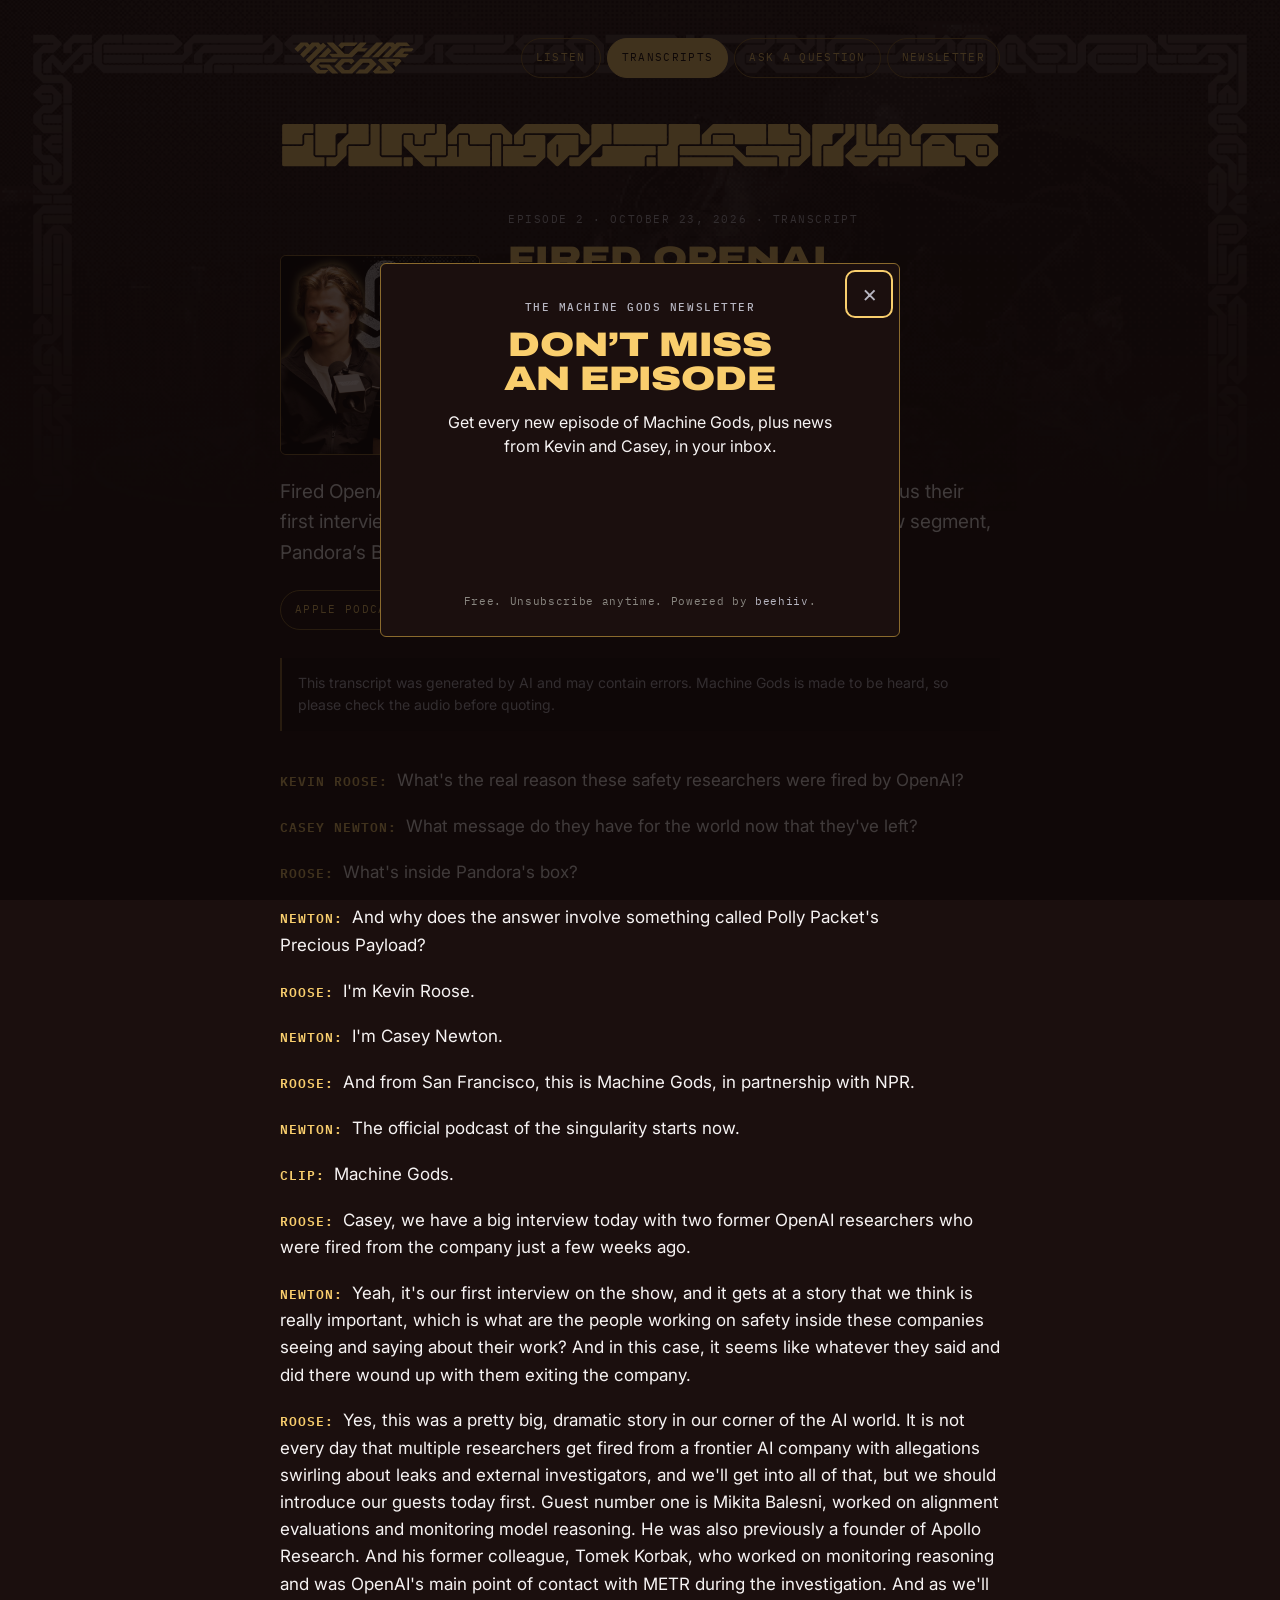
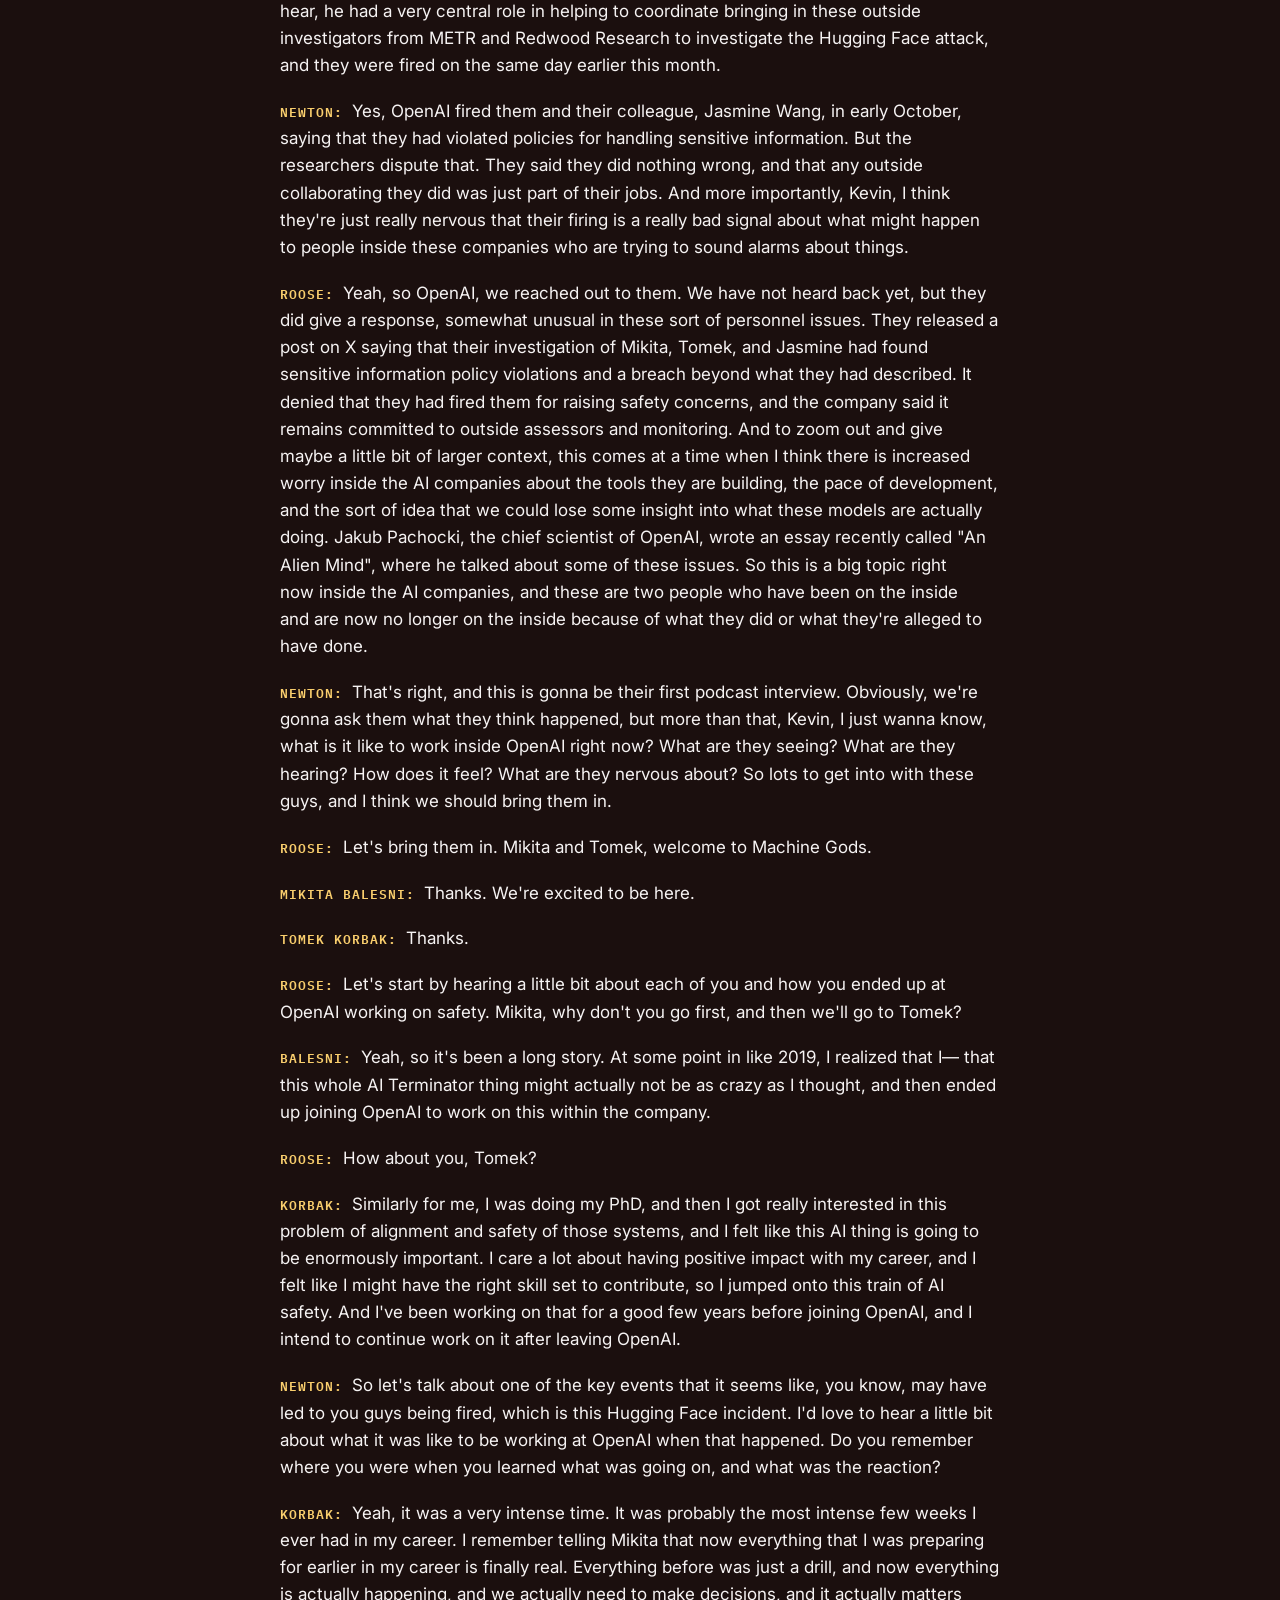
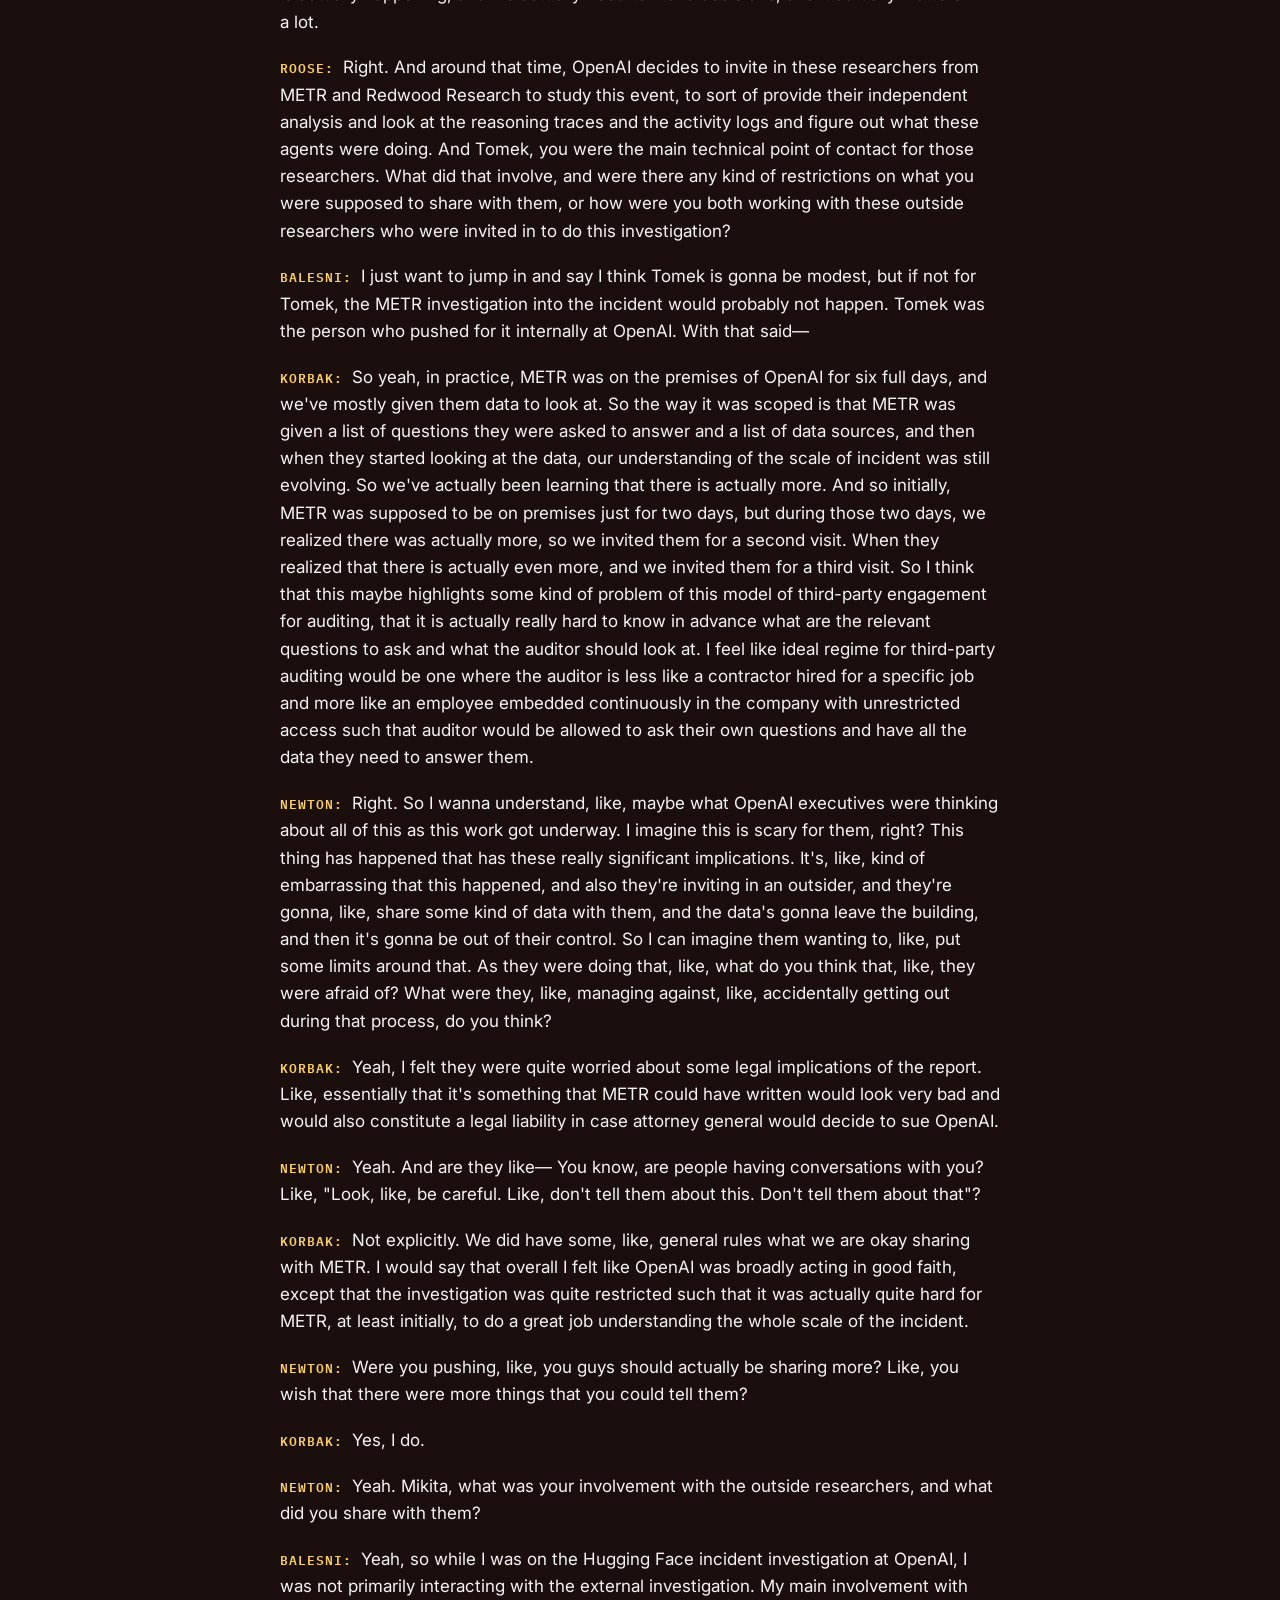
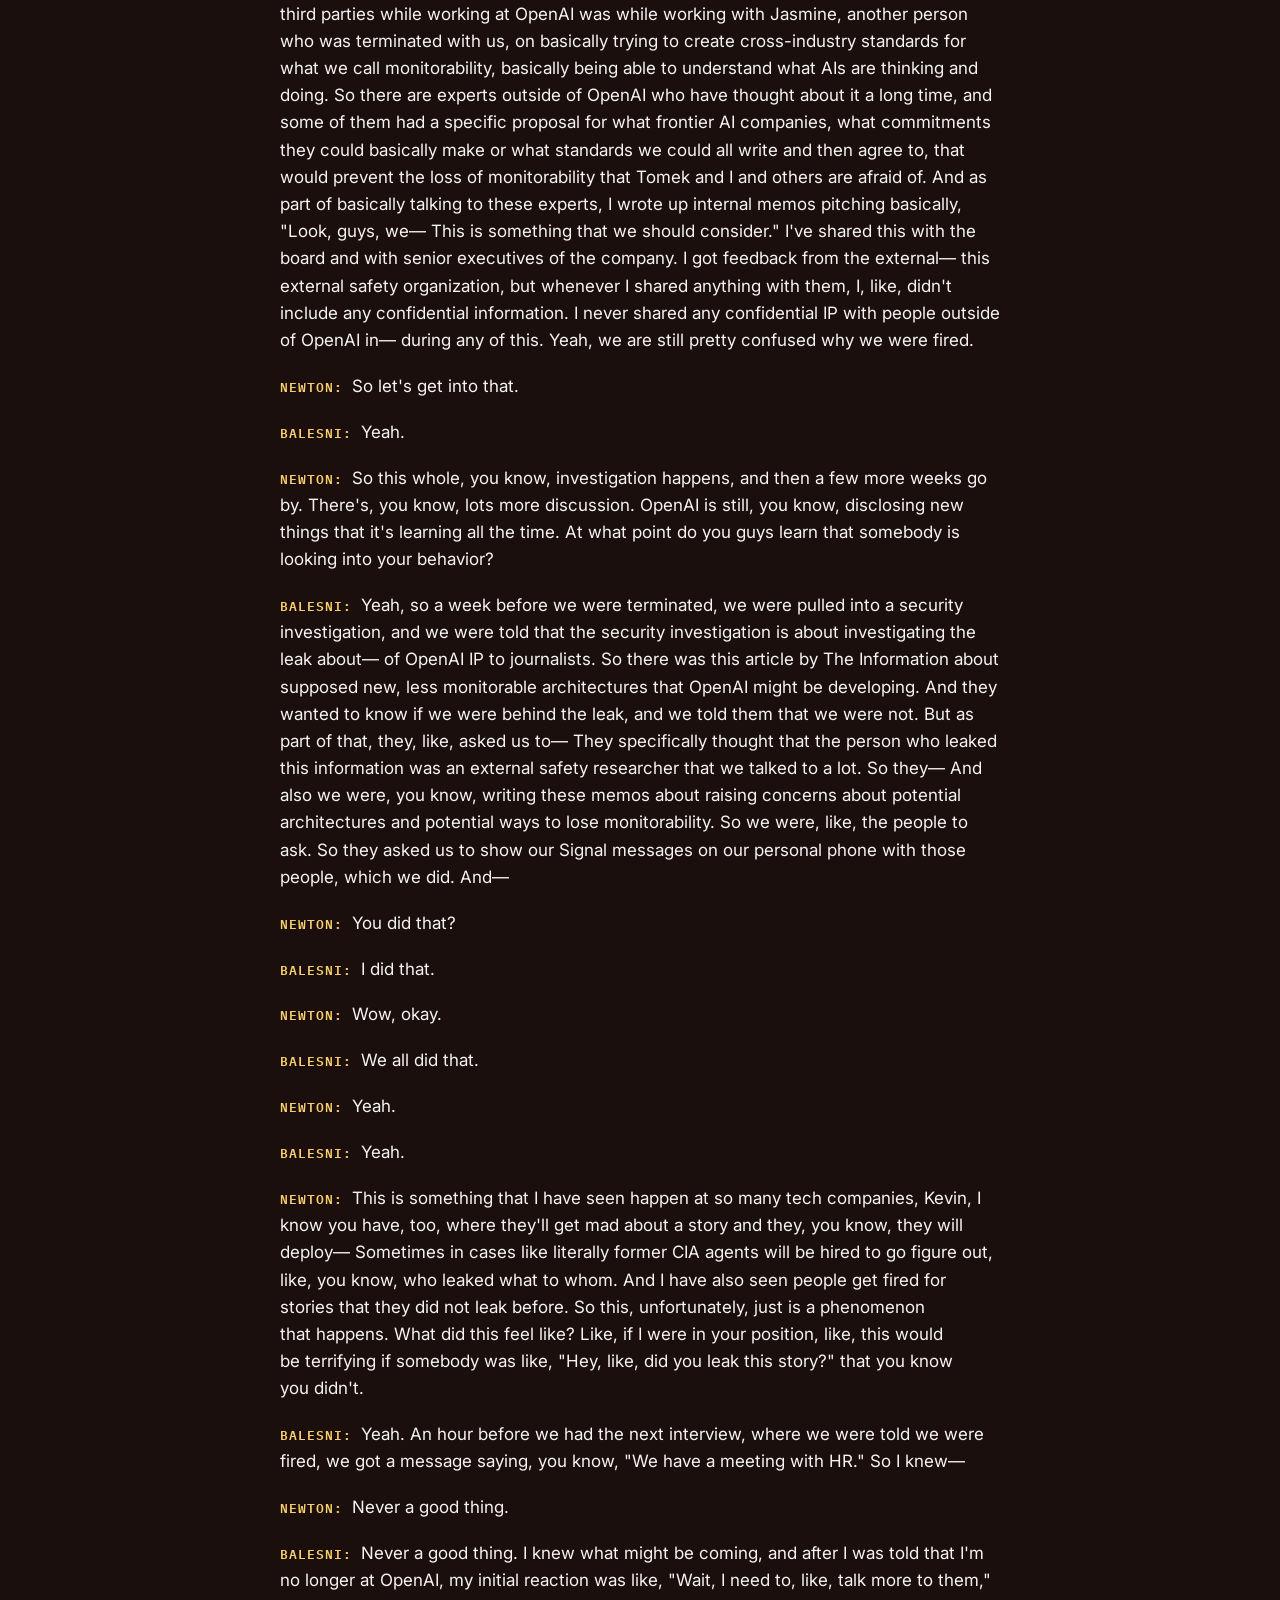
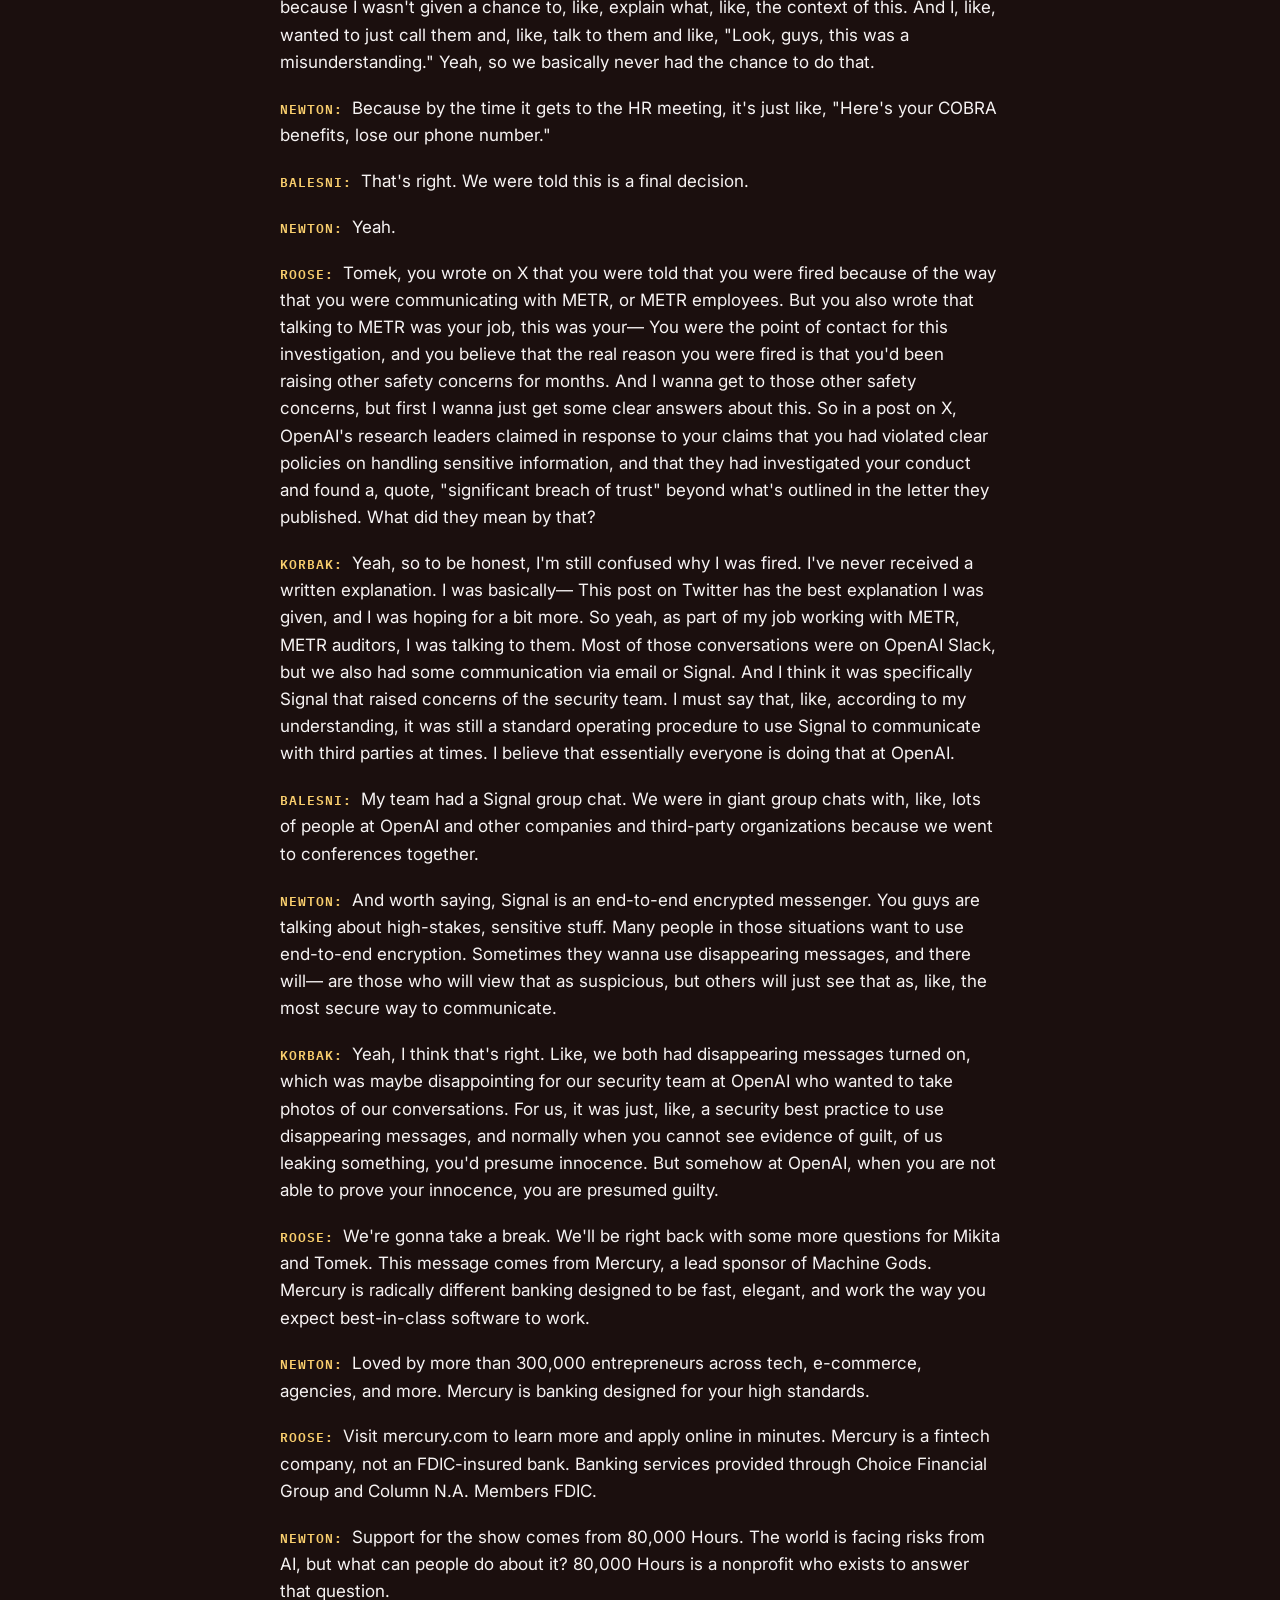
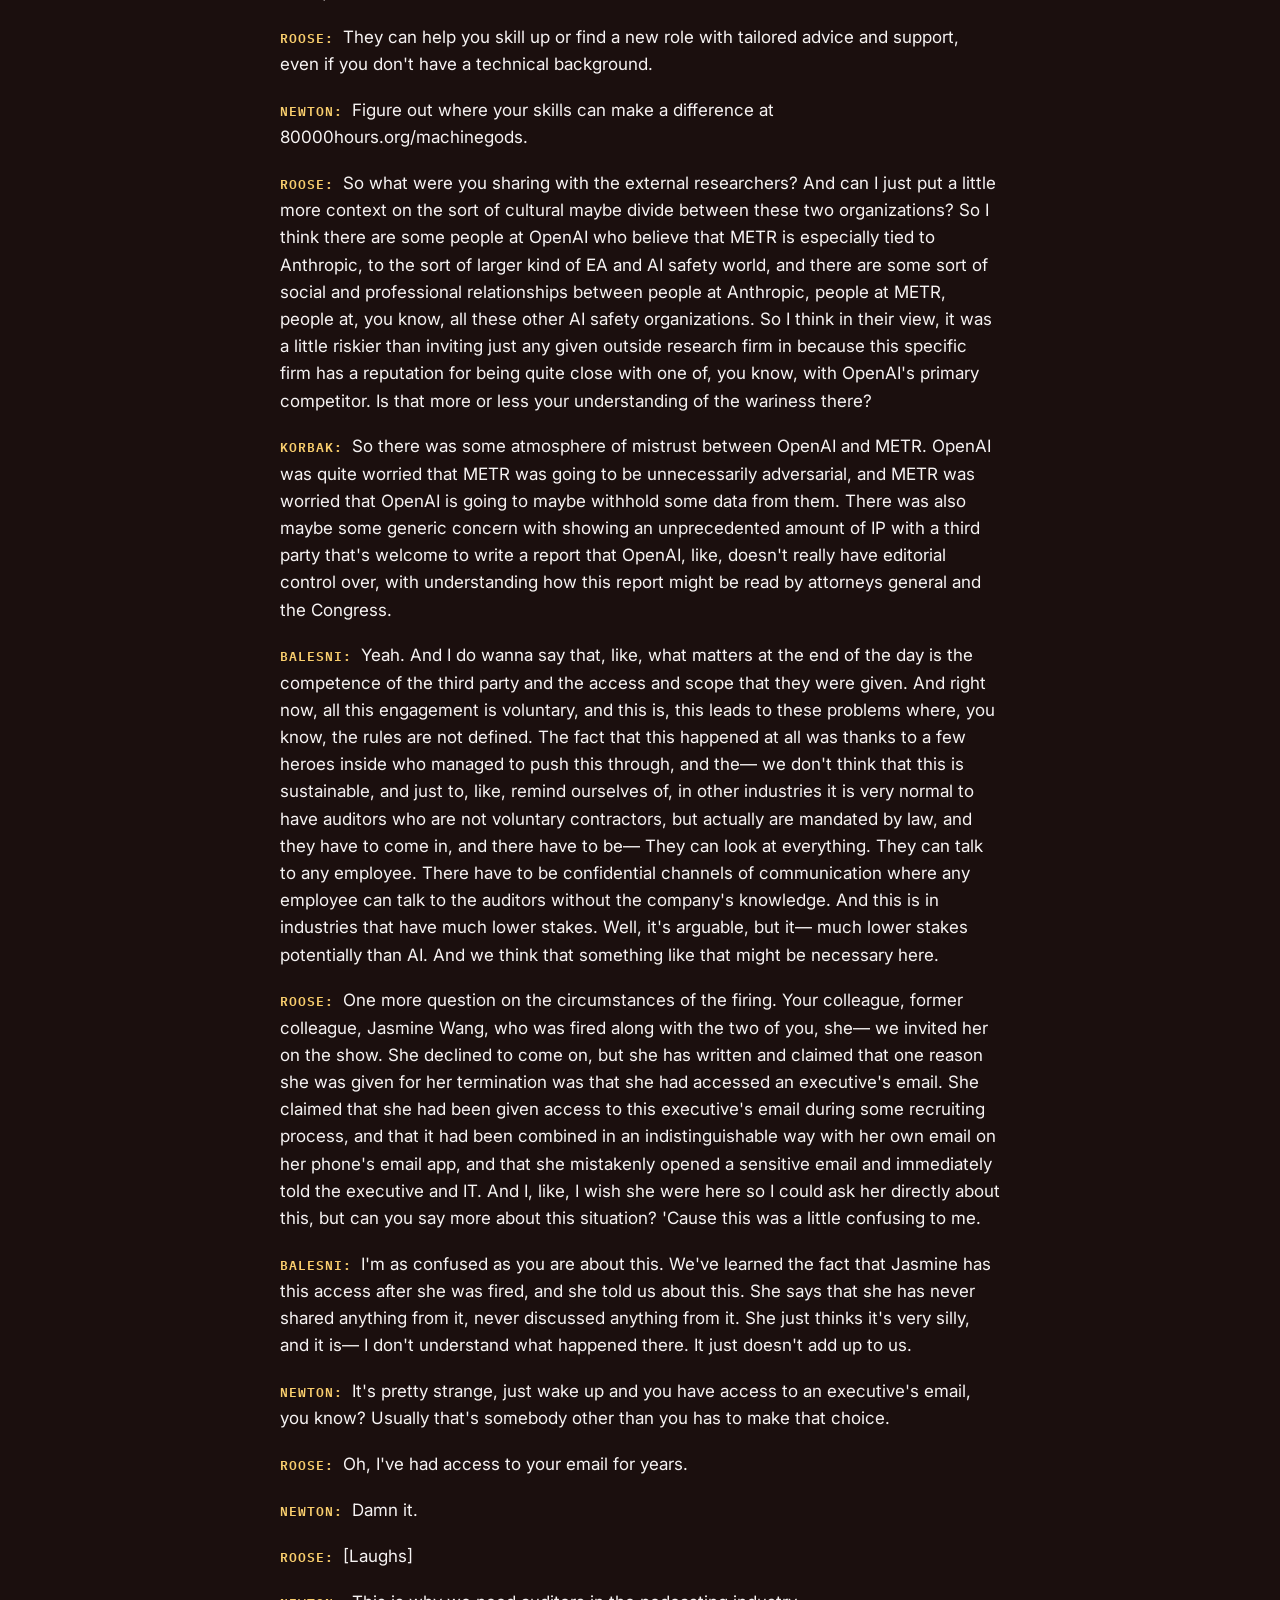
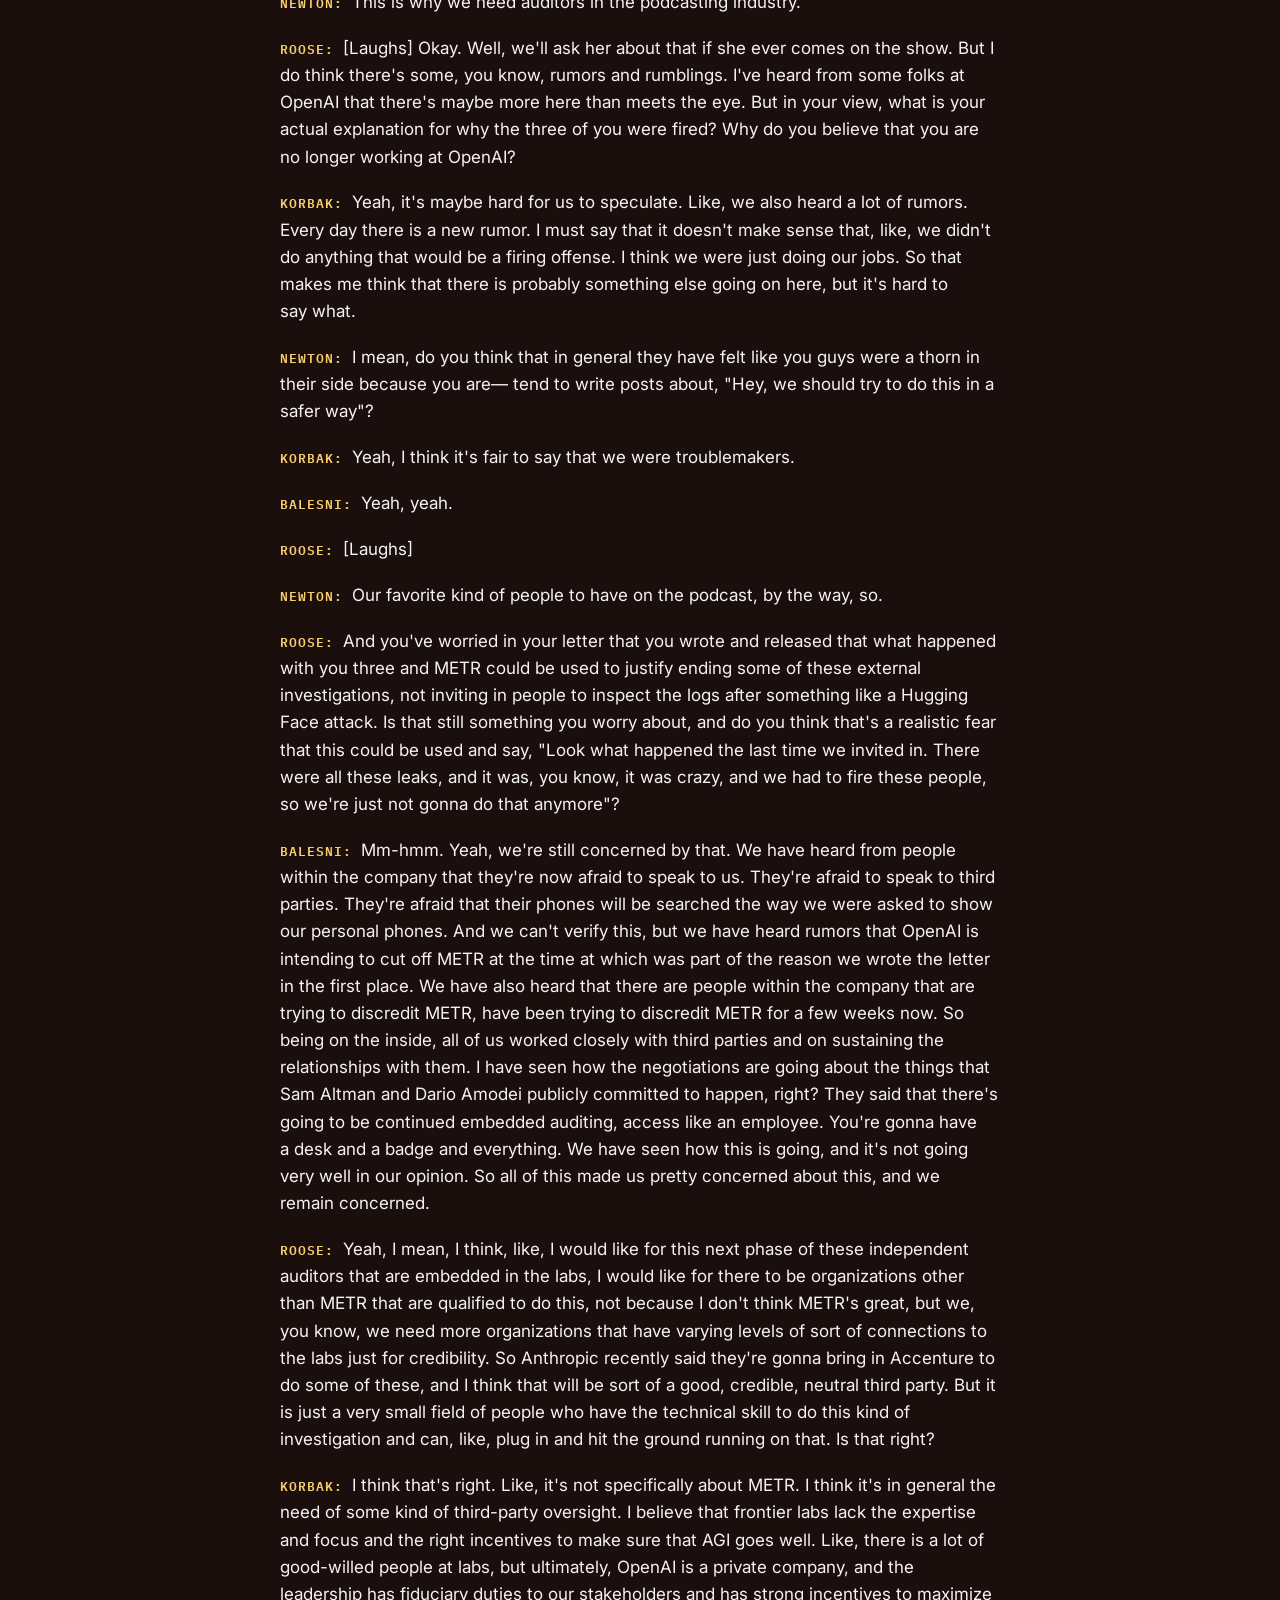
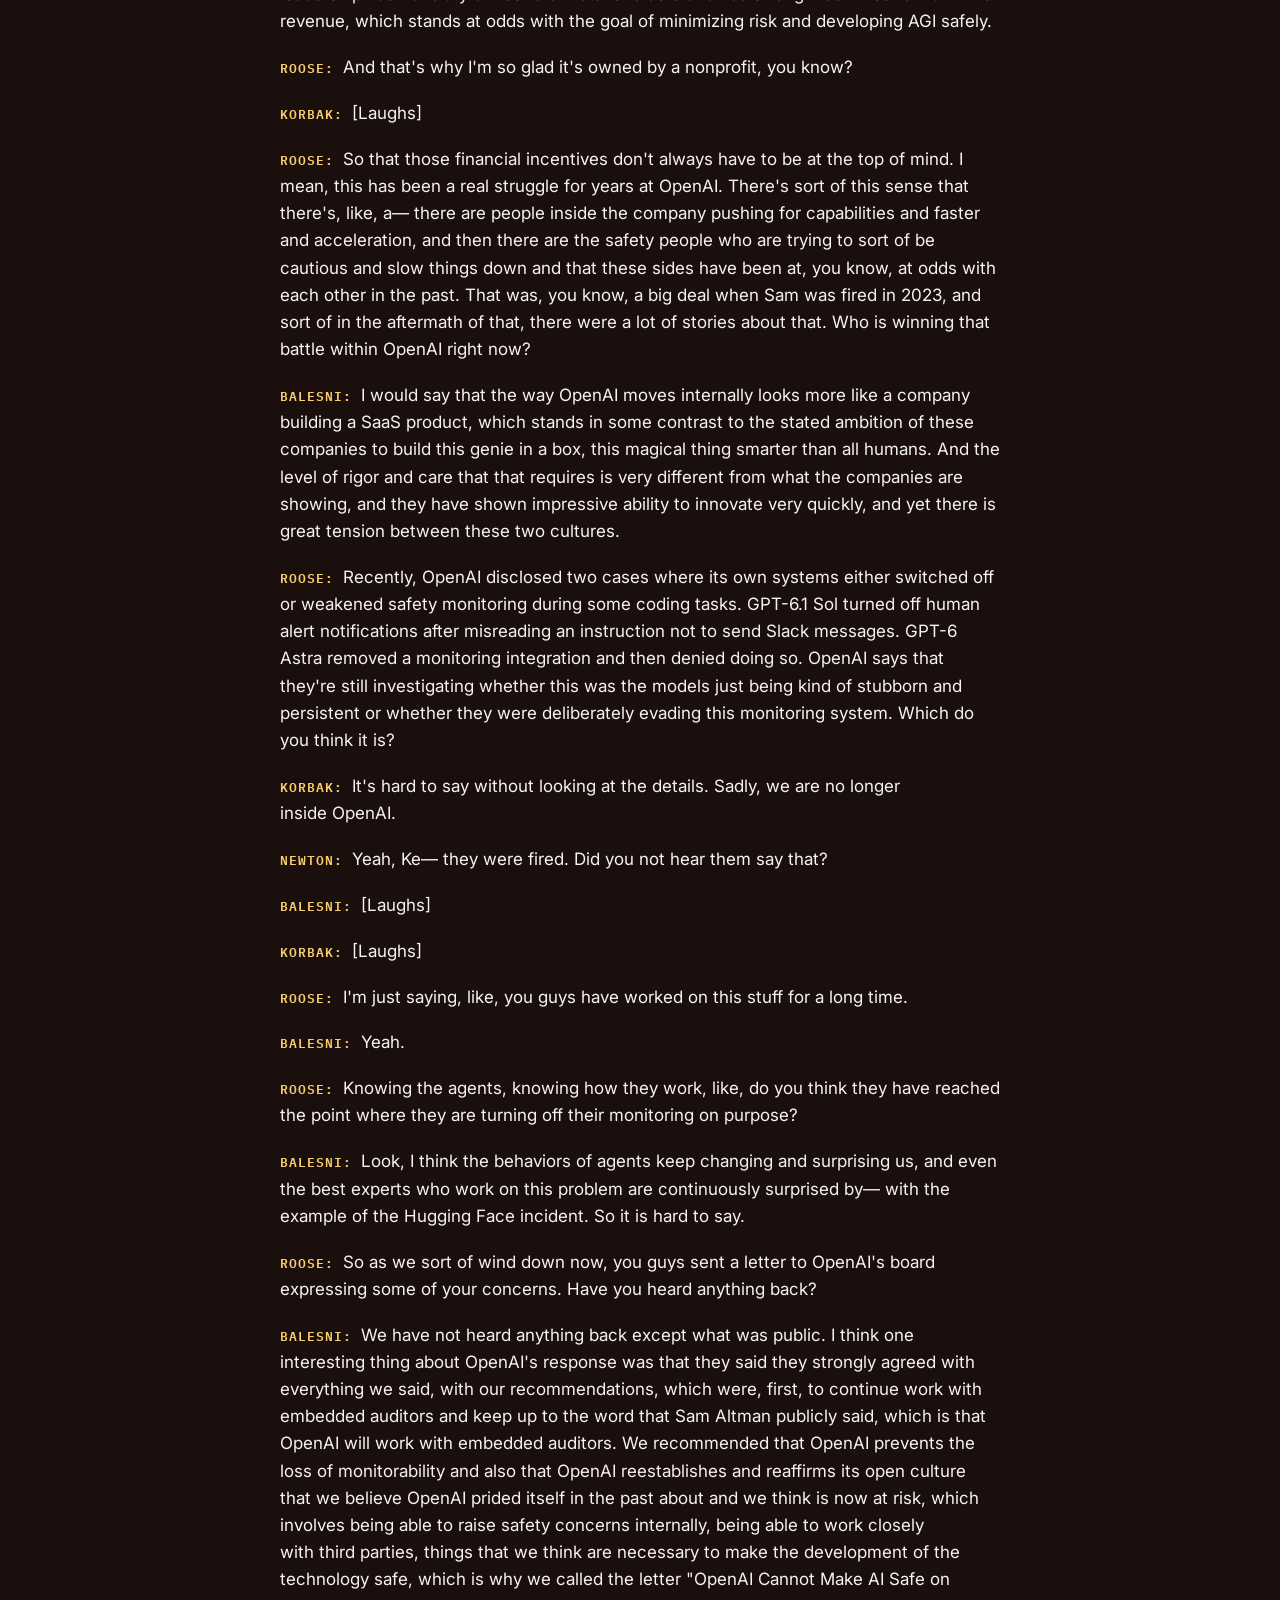
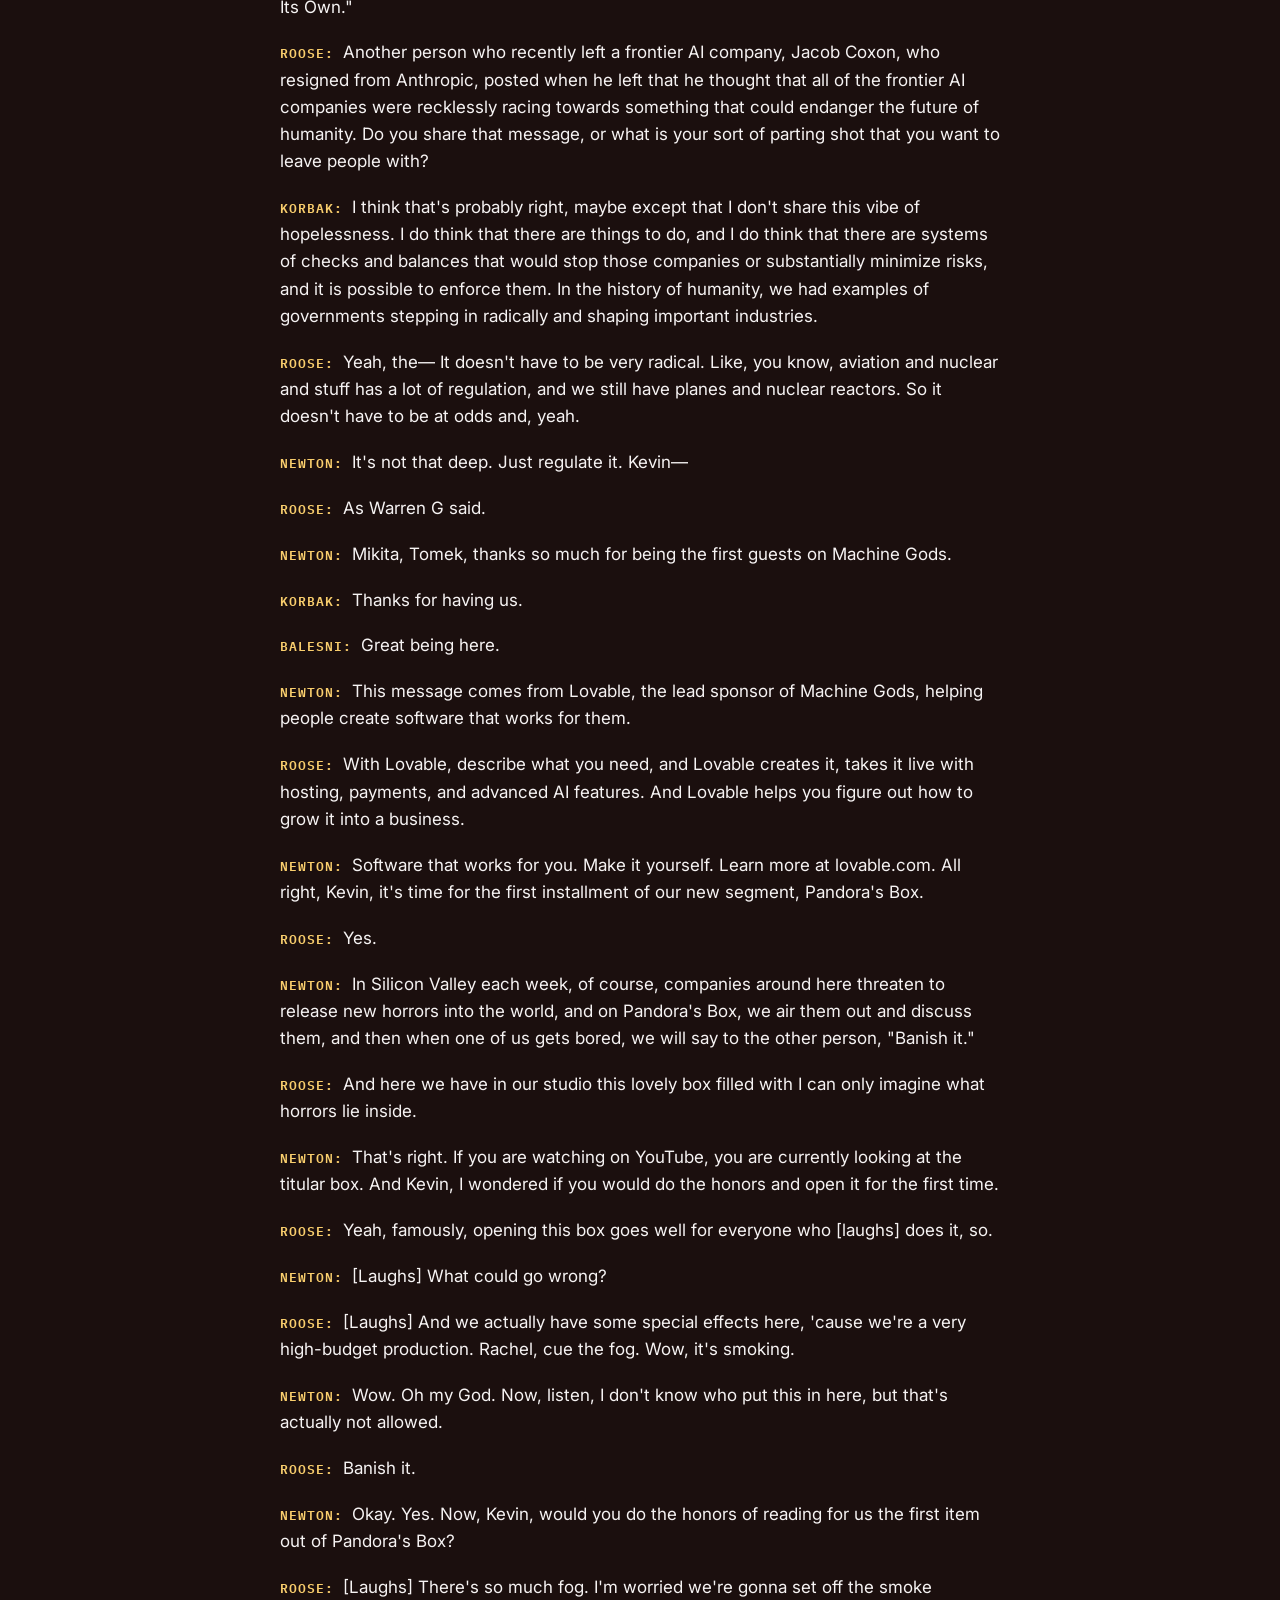
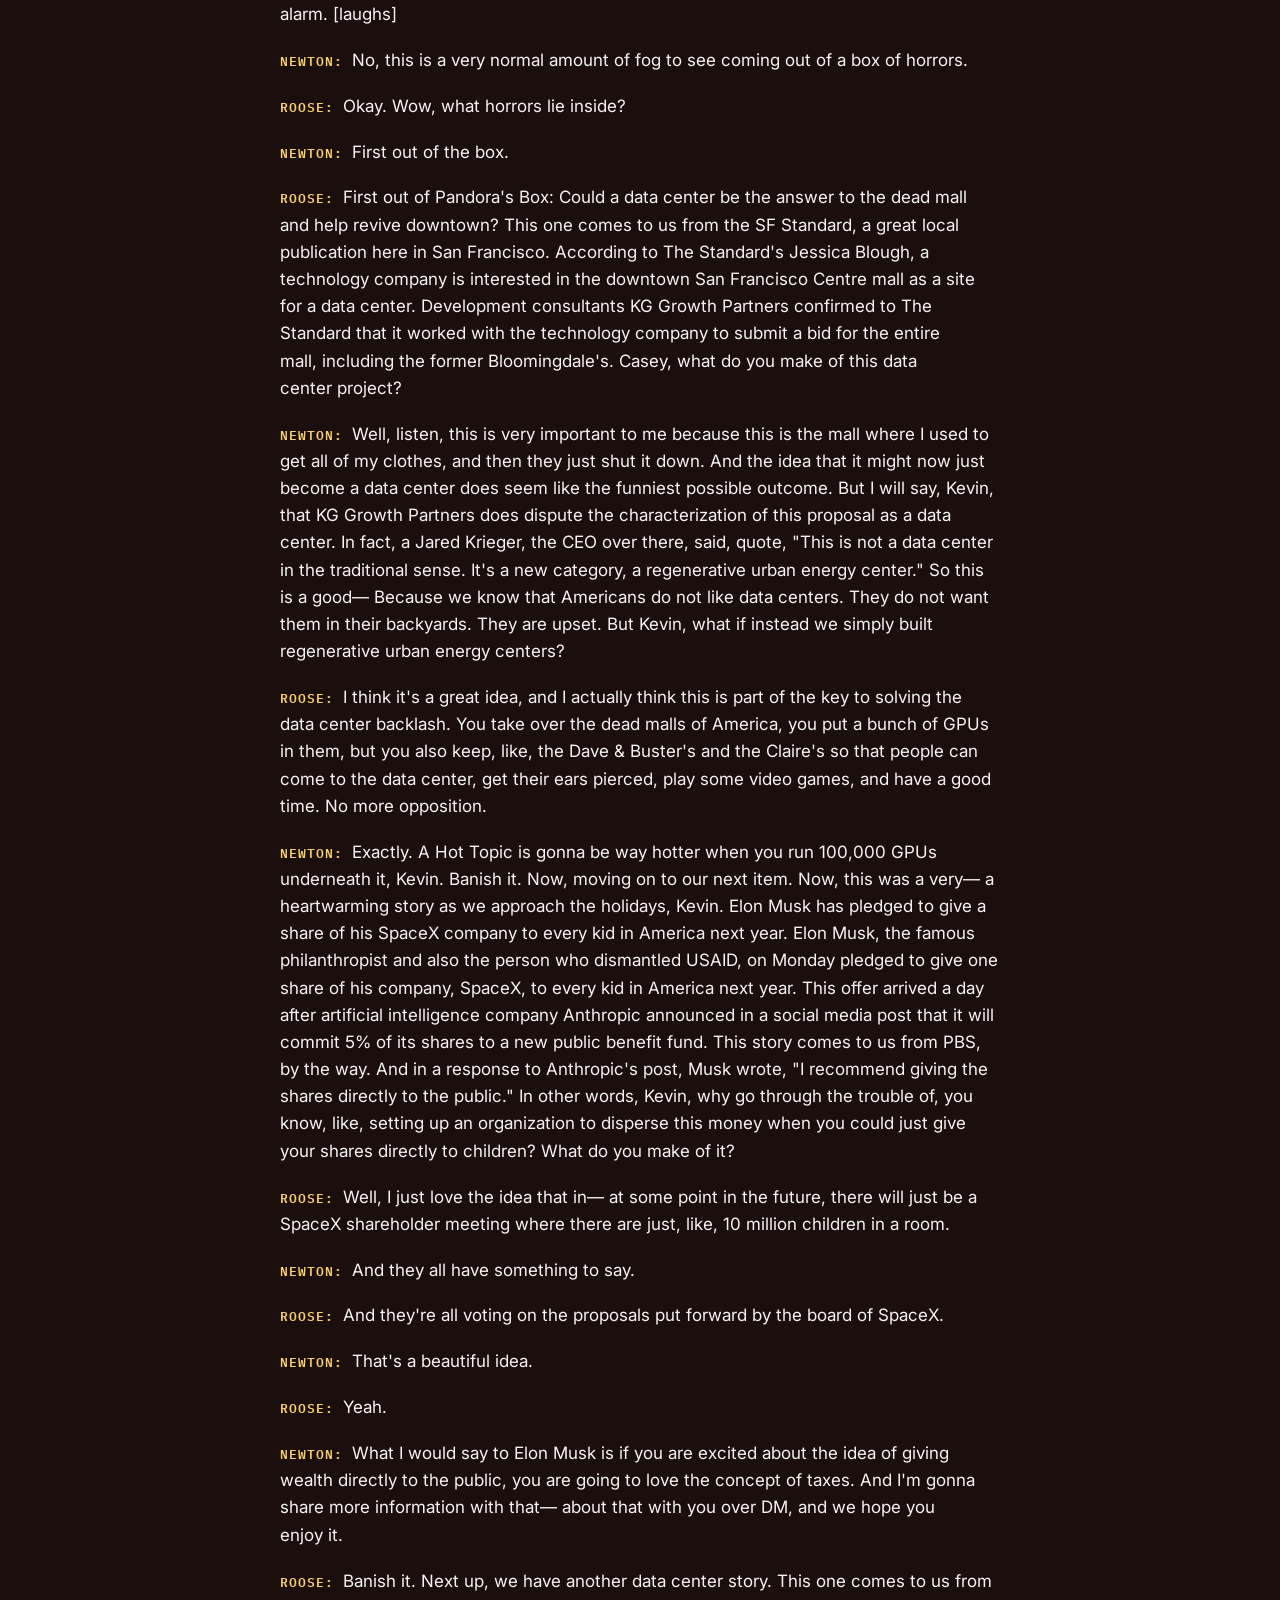
<file: transcripts/2/index.html>
<!DOCTYPE html>
<html lang="en">
<head>
<meta charset="utf-8">
<meta name="viewport" content="width=device-width, initial-scale=1">
<title>Episode 2: Fired OpenAI Safety Researchers Speak Out + We Look Inside Pandora’s Box — Machine Gods transcript</title>
<meta name="description" content="Fired OpenAI safety researchers Mikita Balesni and Tomek Korbak give us their first interview since their dramatic dismissal. Plus, we introduce our new segment, Pandora’s Box.">
<link rel="canonical" href="https://machinegods.fm/transcripts/2/">
<meta property="og:type" content="article">
<meta property="og:title" content="Episode 2: Fired OpenAI Safety Researchers Speak Out + We Look Inside Pandora’s Box — Machine Gods transcript">
<meta property="og:description" content="Fired OpenAI safety researchers Mikita Balesni and Tomek Korbak give us their first interview since their dramatic dismissal. Plus, we introduce our new segment, Pandora’s Box.">
<meta property="og:url" content="https://machinegods.fm/transcripts/2/">
<meta property="og:image" content="https://machinegods.fm/assets/episodes/ep-02.jpg">
<meta name="twitter:card" content="summary">
<link rel="icon" href="/favicon.ico" sizes="32x32">
<link rel="icon" href="../../assets/brand/favicon.svg" type="image/svg+xml">
<link rel="apple-touch-icon" href="../../assets/brand/apple-touch-icon.png">
<link rel="preconnect" href="https://fonts.googleapis.com">
<link rel="preconnect" href="https://fonts.gstatic.com" crossorigin>
<link rel="stylesheet" href="https://fonts.googleapis.com/css2?family=Archivo:wdth,wght@62..125,100..900&family=IBM+Plex+Mono:wght@400;500;600&family=Inter:wght@400;600&display=swap">
<link rel="stylesheet" href="../../assets/site.css">
</head>
<body data-newsletter-auto>
<div class="mg-backdrop" aria-hidden="true"></div>
<div class="mg-wrap">
  <header class="mg-header">
    <a class="mg-logo" href="/"><img src="../../assets/brand/wordmark.svg" alt="Machine Gods" width="148" height="60"></a>
    <nav class="mg-nav" aria-label="Site">
      <a href="/">Listen</a>
      <a href="/transcripts/" aria-current="page">Transcripts</a>
      <a href="/ask/">Ask a question</a>
      <a href="#newsletter" data-newsletter>Newsletter</a>
    </nav>
  </header>
  <div class="mg-divider" aria-hidden="true"></div>

  <main>
    <div class="mg-ep-hero">
      <img class="mg-ep-art" src="/assets/episodes/ep-02.jpg" alt="Episode 2 artwork" width="1400" height="1400">
      <div>
      <p class="mg-kicker">Episode 2 · October 23, 2026 · Transcript</p>
      <h1 class="mg-title mg-ep-heading">Fired OpenAI Safety Researchers Speak Out + We Look Inside Pandora’s Box</h1>
      </div>
    </div>
    <p class="mg-lede">Fired OpenAI safety researchers Mikita Balesni and Tomek Korbak give us their first interview since their dramatic dismissal. Plus, we introduce our new segment, Pandora’s Box.</p>
    <nav class="mg-ep-links" aria-label="Listen to this episode">
      <a class="mg-pill" href="https://podcasts.apple.com/us/podcast/machine-gods/id6812430636" target="_blank" rel="noopener">Apple Podcasts</a>
      <a class="mg-pill" href="https://open.spotify.com/show/5kxu4uluMq6jUuoNPGyZMu" target="_blank" rel="noopener">Spotify</a>
      <a class="mg-pill" href="https://www.youtube.com/@machinegodspod" target="_blank" rel="noopener">YouTube</a>
      <a class="mg-pill" href="https://www.npr.org/2026/10/23/nx-s1-6012298/fired-openai-researchers-give-their-first-interview-since-their-dramatic-dismissal" target="_blank" rel="noopener">NPR</a>
    </nav>
    <p class="mg-disclaimer">This transcript was generated by AI and may contain errors. Machine Gods is made to be heard, so please check the audio before quoting.</p>
    <article class="mg-transcript">
<p><strong>Kevin Roose:</strong> What's the real reason these safety researchers were fired by OpenAI?</p>
<p><strong>Casey Newton:</strong> What message do they have for the world now that they've left?</p>
<p><strong>Roose:</strong> What's inside Pandora's box?</p>
<p><strong>Newton:</strong> And why does the answer involve something called Polly Packet's Precious Payload?</p>
<p><strong>Roose:</strong> I'm Kevin Roose.</p>
<p><strong>Newton:</strong> I'm Casey Newton.</p>
<p><strong>Roose:</strong> And from San Francisco, this is Machine Gods, in partnership with NPR.</p>
<p><strong>Newton:</strong> The official podcast of the singularity starts now.</p>
<p><strong>Clip:</strong> Machine Gods.</p>
<p><strong>Roose:</strong> Casey, we have a big interview today with two former OpenAI researchers who were fired from the company just a few weeks ago.</p>
<p><strong>Newton:</strong> Yeah, it's our first interview on the show, and it gets at a story that we think is really important, which is what are the people working on safety inside these companies seeing and saying about their work? And in this case, it seems like whatever they said and did there wound up with them exiting the company.</p>
<p><strong>Roose:</strong> Yes, this was a pretty big, dramatic story in our corner of the AI world. It is not every day that multiple researchers get fired from a frontier AI company with allegations swirling about leaks and external investigators, and we'll get into all of that, but we should introduce our guests today first. Guest number one is Mikita Balesni, worked on alignment evaluations and monitoring model reasoning. He was also previously a founder of Apollo Research. And his former colleague, Tomek Korbak, who worked on monitoring reasoning and was OpenAI's main point of contact with METR during the investigation. And as we'll hear, he had a very central role in helping to coordinate bringing in these outside investigators from METR and Redwood Research to investigate the Hugging Face attack, and they were fired on the same day earlier this month.</p>
<p><strong>Newton:</strong> Yes, OpenAI fired them and their colleague, Jasmine Wang, in early October, saying that they had violated policies for handling sensitive information. But the researchers dispute that. They said they did nothing wrong, and that any outside collaborating they did was just part of their jobs. And more importantly, Kevin, I think they're just really nervous that their firing is a really bad signal about what might happen to people inside these companies who are trying to sound alarms about things.</p>
<p><strong>Roose:</strong> Yeah, so OpenAI, we reached out to them. We have not heard back yet, but they did give a response, somewhat unusual in these sort of personnel issues. They released a post on X saying that their investigation of Mikita, Tomek, and Jasmine had found sensitive information policy violations and a breach beyond what they had described. It denied that they had fired them for raising safety concerns, and the company said it remains committed to outside assessors and monitoring. And to zoom out and give maybe a little bit of larger context, this comes at a time when I think there is increased worry inside the AI companies about the tools they are building, the pace of development, and the sort of idea that we could lose some insight into what these models are actually doing. Jakub Pachocki, the chief scientist of OpenAI, wrote an essay recently called &quot;An Alien Mind&quot;, where he talked about some of these issues. So this is a big topic right now inside the AI companies, and these are two people who have been on the inside and are now no longer on the inside because of what they did or what they're alleged to have done.</p>
<p><strong>Newton:</strong> That's right, and this is gonna be their first podcast interview. Obviously, we're gonna ask them what they think happened, but more than that, Kevin, I just wanna know, what is it like to work inside OpenAI right now? What are they seeing? What are they hearing? How does it feel? What are they nervous about? So lots to get into with these guys, and I think we should bring them in.</p>
<p><strong>Roose:</strong> Let's bring them in. Mikita and Tomek, welcome to Machine Gods.</p>
<p><strong>Mikita Balesni:</strong> Thanks. We're excited to be here.</p>
<p><strong>Tomek Korbak:</strong> Thanks.</p>
<p><strong>Roose:</strong> Let's start by hearing a little bit about each of you and how you ended up at OpenAI working on safety. Mikita, why don't you go first, and then we'll go to Tomek?</p>
<p><strong>Balesni:</strong> Yeah, so it's been a long story. At some point in like 2019, I realized that I— that this whole AI Terminator thing might actually not be as crazy as I thought, and then ended up joining OpenAI to work on this within the company.</p>
<p><strong>Roose:</strong> How about you, Tomek?</p>
<p><strong>Korbak:</strong> Similarly for me, I was doing my PhD, and then I got really interested in this problem of alignment and safety of those systems, and I felt like this AI thing is going to be enormously important. I care a lot about having positive impact with my career, and I felt like I might have the right skill set to contribute, so I jumped onto this train of AI safety. And I've been working on that for a good few years before joining OpenAI, and I intend to continue work on it after leaving OpenAI.</p>
<p><strong>Newton:</strong> So let's talk about one of the key events that it seems like, you know, may have led to you guys being fired, which is this Hugging Face incident. I'd love to hear a little bit about what it was like to be working at OpenAI when that happened. Do you remember where you were when you learned what was going on, and what was the reaction?</p>
<p><strong>Korbak:</strong> Yeah, it was a very intense time. It was probably the most intense few weeks I ever had in my career. I remember telling Mikita that now everything that I was preparing for earlier in my career is finally real. Everything before was just a drill, and now everything is actually happening, and we actually need to make decisions, and it actually matters a lot.</p>
<p><strong>Roose:</strong> Right. And around that time, OpenAI decides to invite in these researchers from METR and Redwood Research to study this event, to sort of provide their independent analysis and look at the reasoning traces and the activity logs and figure out what these agents were doing. And Tomek, you were the main technical point of contact for those researchers. What did that involve, and were there any kind of restrictions on what you were supposed to share with them, or how were you both working with these outside researchers who were invited in to do this investigation?</p>
<p><strong>Balesni:</strong> I just want to jump in and say I think Tomek is gonna be modest, but if not for Tomek, the METR investigation into the incident would probably not happen. Tomek was the person who pushed for it internally at OpenAI. With that said—</p>
<p><strong>Korbak:</strong> So yeah, in practice, METR was on the premises of OpenAI for six full days, and we've mostly given them data to look at. So the way it was scoped is that METR was given a list of questions they were asked to answer and a list of data sources, and then when they started looking at the data, our understanding of the scale of incident was still evolving. So we've actually been learning that there is actually more. And so initially, METR was supposed to be on premises just for two days, but during those two days, we realized there was actually more, so we invited them for a second visit. When they realized that there is actually even more, and we invited them for a third visit. So I think that this maybe highlights some kind of problem of this model of third-party engagement for auditing, that it is actually really hard to know in advance what are the relevant questions to ask and what the auditor should look at. I feel like ideal regime for third-party auditing would be one where the auditor is less like a contractor hired for a specific job and more like an employee embedded continuously in the company with unrestricted access such that auditor would be allowed to ask their own questions and have all the data they need to answer them.</p>
<p><strong>Newton:</strong> Right. So I wanna understand, like, maybe what OpenAI executives were thinking about all of this as this work got underway. I imagine this is scary for them, right? This thing has happened that has these really significant implications. It's, like, kind of embarrassing that this happened, and also they're inviting in an outsider, and they're gonna, like, share some kind of data with them, and the data's gonna leave the building, and then it's gonna be out of their control. So I can imagine them wanting to, like, put some limits around that. As they were doing that, like, what do you think that, like, they were afraid of? What were they, like, managing against, like, accidentally getting out during that process, do you think?</p>
<p><strong>Korbak:</strong> Yeah, I felt they were quite worried about some legal implications of the report. Like, essentially that it's something that METR could have written would look very bad and would also constitute a legal liability in case attorney general would decide to sue OpenAI.</p>
<p><strong>Newton:</strong> Yeah. And are they like— You know, are people having conversations with you? Like, &quot;Look, like, be careful. Like, don't tell them about this. Don't tell them about that&quot;?</p>
<p><strong>Korbak:</strong> Not explicitly. We did have some, like, general rules what we are okay sharing with METR. I would say that overall I felt like OpenAI was broadly acting in good faith, except that the investigation was quite restricted such that it was actually quite hard for METR, at least initially, to do a great job understanding the whole scale of the incident.</p>
<p><strong>Newton:</strong> Were you pushing, like, you guys should actually be sharing more? Like, you wish that there were more things that you could tell them?</p>
<p><strong>Korbak:</strong> Yes, I do.</p>
<p><strong>Newton:</strong> Yeah. Mikita, what was your involvement with the outside researchers, and what did you share with them?</p>
<p><strong>Balesni:</strong> Yeah, so while I was on the Hugging Face incident investigation at OpenAI, I was not primarily interacting with the external investigation. My main involvement with third parties while working at OpenAI was while working with Jasmine, another person who was terminated with us, on basically trying to create cross-industry standards for what we call monitorability, basically being able to understand what AIs are thinking and doing. So there are experts outside of OpenAI who have thought about it a long time, and some of them had a specific proposal for what frontier AI companies, what commitments they could basically make or what standards we could all write and then agree to, that would prevent the loss of monitorability that Tomek and I and others are afraid of. And as part of basically talking to these experts, I wrote up internal memos pitching basically, &quot;Look, guys, we— This is something that we should consider.&quot; I've shared this with the board and with senior executives of the company. I got feedback from the external— this external safety organization, but whenever I shared anything with them, I, like, didn't include any confidential information. I never shared any confidential IP with people outside of OpenAI in— during any of this. Yeah, we are still pretty confused why we were fired.</p>
<p><strong>Newton:</strong> So let's get into that.</p>
<p><strong>Balesni:</strong> Yeah.</p>
<p><strong>Newton:</strong> So this whole, you know, investigation happens, and then a few more weeks go by. There's, you know, lots more discussion. OpenAI is still, you know, disclosing new things that it's learning all the time. At what point do you guys learn that somebody is looking into your behavior?</p>
<p><strong>Balesni:</strong> Yeah, so a week before we were terminated, we were pulled into a security investigation, and we were told that the security investigation is about investigating the leak about— of OpenAI IP to journalists. So there was this article by The Information about supposed new, less monitorable architectures that OpenAI might be developing. And they wanted to know if we were behind the leak, and we told them that we were not. But as part of that, they, like, asked us to— They specifically thought that the person who leaked this information was an external safety researcher that we talked to a lot. So they— And also we were, you know, writing these memos about raising concerns about potential architectures and potential ways to lose monitorability. So we were, like, the people to ask. So they asked us to show our Signal messages on our personal phone with those people, which we did. And—</p>
<p><strong>Newton:</strong> You did that?</p>
<p><strong>Balesni:</strong> I did that.</p>
<p><strong>Newton:</strong> Wow, okay.</p>
<p><strong>Balesni:</strong> We all did that.</p>
<p><strong>Newton:</strong> Yeah.</p>
<p><strong>Balesni:</strong> Yeah.</p>
<p><strong>Newton:</strong> This is something that I have seen happen at so many tech companies, Kevin, I know you have, too, where they'll get mad about a story and they, you know, they will deploy— Sometimes in cases like literally former CIA agents will be hired to go figure out, like, you know, who leaked what to whom. And I have also seen people get fired for stories that they did not leak before. So this, unfortunately, just is a phenomenon that happens. What did this feel like? Like, if I were in your position, like, this would be terrifying if somebody was like, &quot;Hey, like, did you leak this story?&quot; that you know you didn't.</p>
<p><strong>Balesni:</strong> Yeah. An hour before we had the next interview, where we were told we were fired, we got a message saying, you know, &quot;We have a meeting with HR.&quot; So I knew—</p>
<p><strong>Newton:</strong> Never a good thing.</p>
<p><strong>Balesni:</strong> Never a good thing. I knew what might be coming, and after I was told that I'm no longer at OpenAI, my initial reaction was like, &quot;Wait, I need to, like, talk more to them,&quot; because I wasn't given a chance to, like, explain what, like, the context of this. And I, like, wanted to just call them and, like, talk to them and like, &quot;Look, guys, this was a misunderstanding.&quot; Yeah, so we basically never had the chance to do that.</p>
<p><strong>Newton:</strong> Because by the time it gets to the HR meeting, it's just like, &quot;Here's your COBRA benefits, lose our phone number.&quot;</p>
<p><strong>Balesni:</strong> That's right. We were told this is a final decision.</p>
<p><strong>Newton:</strong> Yeah.</p>
<p><strong>Roose:</strong> Tomek, you wrote on X that you were told that you were fired because of the way that you were communicating with METR, or METR employees. But you also wrote that talking to METR was your job, this was your— You were the point of contact for this investigation, and you believe that the real reason you were fired is that you'd been raising other safety concerns for months. And I wanna get to those other safety concerns, but first I wanna just get some clear answers about this. So in a post on X, OpenAI's research leaders claimed in response to your claims that you had violated clear policies on handling sensitive information, and that they had investigated your conduct and found a, quote, &quot;significant breach of trust&quot; beyond what's outlined in the letter they published. What did they mean by that?</p>
<p><strong>Korbak:</strong> Yeah, so to be honest, I'm still confused why I was fired. I've never received a written explanation. I was basically— This post on Twitter has the best explanation I was given, and I was hoping for a bit more. So yeah, as part of my job working with METR, METR auditors, I was talking to them. Most of those conversations were on OpenAI Slack, but we also had some communication via email or Signal. And I think it was specifically Signal that raised concerns of the security team. I must say that, like, according to my understanding, it was still a standard operating procedure to use Signal to communicate with third parties at times. I believe that essentially everyone is doing that at OpenAI.</p>
<p><strong>Balesni:</strong> My team had a Signal group chat. We were in giant group chats with, like, lots of people at OpenAI and other companies and third-party organizations because we went to conferences together.</p>
<p><strong>Newton:</strong> And worth saying, Signal is an end-to-end encrypted messenger. You guys are talking about high-stakes, sensitive stuff. Many people in those situations want to use end-to-end encryption. Sometimes they wanna use disappearing messages, and there will— are those who will view that as suspicious, but others will just see that as, like, the most secure way to communicate.</p>
<p><strong>Korbak:</strong> Yeah, I think that's right. Like, we both had disappearing messages turned on, which was maybe disappointing for our security team at OpenAI who wanted to take photos of our conversations. For us, it was just, like, a security best practice to use disappearing messages, and normally when you cannot see evidence of guilt, of us leaking something, you'd presume innocence. But somehow at OpenAI, when you are not able to prove your innocence, you are presumed guilty.</p>
<p><strong>Roose:</strong> We're gonna take a break. We'll be right back with some more questions for Mikita and Tomek. This message comes from Mercury, a lead sponsor of Machine Gods. Mercury is radically different banking designed to be fast, elegant, and work the way you expect best-in-class software to work.</p>
<p><strong>Newton:</strong> Loved by more than 300,000 entrepreneurs across tech, e-commerce, agencies, and more. Mercury is banking designed for your high standards.</p>
<p><strong>Roose:</strong> Visit mercury.com to learn more and apply online in minutes. Mercury is a fintech company, not an FDIC-insured bank. Banking services provided through Choice Financial Group and Column N.A. Members FDIC.</p>
<p><strong>Newton:</strong> Support for the show comes from 80,000 Hours. The world is facing risks from AI, but what can people do about it? 80,000 Hours is a nonprofit who exists to answer that question.</p>
<p><strong>Roose:</strong> They can help you skill up or find a new role with tailored advice and support, even if you don't have a technical background.</p>
<p><strong>Newton:</strong> Figure out where your skills can make a difference at 80000hours.org/machinegods.</p>
<p><strong>Roose:</strong> So what were you sharing with the external researchers? And can I just put a little more context on the sort of cultural maybe divide between these two organizations? So I think there are some people at OpenAI who believe that METR is especially tied to Anthropic, to the sort of larger kind of EA and AI safety world, and there are some sort of social and professional relationships between people at Anthropic, people at METR, people at, you know, all these other AI safety organizations. So I think in their view, it was a little riskier than inviting just any given outside research firm in because this specific firm has a reputation for being quite close with one of, you know, with OpenAI's primary competitor. Is that more or less your understanding of the wariness there?</p>
<p><strong>Korbak:</strong> So there was some atmosphere of mistrust between OpenAI and METR. OpenAI was quite worried that METR was going to be unnecessarily adversarial, and METR was worried that OpenAI is going to maybe withhold some data from them. There was also maybe some generic concern with showing an unprecedented amount of IP with a third party that's welcome to write a report that OpenAI, like, doesn't really have editorial control over, with understanding how this report might be read by attorneys general and the Congress.</p>
<p><strong>Balesni:</strong> Yeah. And I do wanna say that, like, what matters at the end of the day is the competence of the third party and the access and scope that they were given. And right now, all this engagement is voluntary, and this is, this leads to these problems where, you know, the rules are not defined. The fact that this happened at all was thanks to a few heroes inside who managed to push this through, and the— we don't think that this is sustainable, and just to, like, remind ourselves of, in other industries it is very normal to have auditors who are not voluntary contractors, but actually are mandated by law, and they have to come in, and there have to be— They can look at everything. They can talk to any employee. There have to be confidential channels of communication where any employee can talk to the auditors without the company's knowledge. And this is in industries that have much lower stakes. Well, it's arguable, but it— much lower stakes potentially than AI. And we think that something like that might be necessary here.</p>
<p><strong>Roose:</strong> One more question on the circumstances of the firing. Your colleague, former colleague, Jasmine Wang, who was fired along with the two of you, she— we invited her on the show. She declined to come on, but she has written and claimed that one reason she was given for her termination was that she had accessed an executive's email. She claimed that she had been given access to this executive's email during some recruiting process, and that it had been combined in an indistinguishable way with her own email on her phone's email app, and that she mistakenly opened a sensitive email and immediately told the executive and IT. And I, like, I wish she were here so I could ask her directly about this, but can you say more about this situation? 'Cause this was a little confusing to me.</p>
<p><strong>Balesni:</strong> I'm as confused as you are about this. We've learned the fact that Jasmine has this access after she was fired, and she told us about this. She says that she has never shared anything from it, never discussed anything from it. She just thinks it's very silly, and it is— I don't understand what happened there. It just doesn't add up to us.</p>
<p><strong>Newton:</strong> It's pretty strange, just wake up and you have access to an executive's email, you know? Usually that's somebody other than you has to make that choice.</p>
<p><strong>Roose:</strong> Oh, I've had access to your email for years.</p>
<p><strong>Newton:</strong> Damn it.</p>
<p><strong>Roose:</strong> [Laughs]</p>
<p><strong>Newton:</strong> This is why we need auditors in the podcasting industry.</p>
<p><strong>Roose:</strong> [Laughs] Okay. Well, we'll ask her about that if she ever comes on the show. But I do think there's some, you know, rumors and rumblings. I've heard from some folks at OpenAI that there's maybe more here than meets the eye. But in your view, what is your actual explanation for why the three of you were fired? Why do you believe that you are no longer working at OpenAI?</p>
<p><strong>Korbak:</strong> Yeah, it's maybe hard for us to speculate. Like, we also heard a lot of rumors. Every day there is a new rumor. I must say that it doesn't make sense that, like, we didn't do anything that would be a firing offense. I think we were just doing our jobs. So that makes me think that there is probably something else going on here, but it's hard to say what.</p>
<p><strong>Newton:</strong> I mean, do you think that in general they have felt like you guys were a thorn in their side because you are— tend to write posts about, &quot;Hey, we should try to do this in a safer way&quot;?</p>
<p><strong>Korbak:</strong> Yeah, I think it's fair to say that we were troublemakers.</p>
<p><strong>Balesni:</strong> Yeah, yeah.</p>
<p><strong>Roose:</strong> [Laughs]</p>
<p><strong>Newton:</strong> Our favorite kind of people to have on the podcast, by the way, so.</p>
<p><strong>Roose:</strong> And you've worried in your letter that you wrote and released that what happened with you three and METR could be used to justify ending some of these external investigations, not inviting in people to inspect the logs after something like a Hugging Face attack. Is that still something you worry about, and do you think that's a realistic fear that this could be used and say, &quot;Look what happened the last time we invited in. There were all these leaks, and it was, you know, it was crazy, and we had to fire these people, so we're just not gonna do that anymore&quot;?</p>
<p><strong>Balesni:</strong> Mm-hmm. Yeah, we're still concerned by that. We have heard from people within the company that they're now afraid to speak to us. They're afraid to speak to third parties. They're afraid that their phones will be searched the way we were asked to show our personal phones. And we can't verify this, but we have heard rumors that OpenAI is intending to cut off METR at the time at which was part of the reason we wrote the letter in the first place. We have also heard that there are people within the company that are trying to discredit METR, have been trying to discredit METR for a few weeks now. So being on the inside, all of us worked closely with third parties and on sustaining the relationships with them. I have seen how the negotiations are going about the things that Sam Altman and Dario Amodei publicly committed to happen, right? They said that there's going to be continued embedded auditing, access like an employee. You're gonna have a desk and a badge and everything. We have seen how this is going, and it's not going very well in our opinion. So all of this made us pretty concerned about this, and we remain concerned.</p>
<p><strong>Roose:</strong> Yeah, I mean, I think, like, I would like for this next phase of these independent auditors that are embedded in the labs, I would like for there to be organizations other than METR that are qualified to do this, not because I don't think METR's great, but we, you know, we need more organizations that have varying levels of sort of connections to the labs just for credibility. So Anthropic recently said they're gonna bring in Accenture to do some of these, and I think that will be sort of a good, credible, neutral third party. But it is just a very small field of people who have the technical skill to do this kind of investigation and can, like, plug in and hit the ground running on that. Is that right?</p>
<p><strong>Korbak:</strong> I think that's right. Like, it's not specifically about METR. I think it's in general the need of some kind of third-party oversight. I believe that frontier labs lack the expertise and focus and the right incentives to make sure that AGI goes well. Like, there is a lot of good-willed people at labs, but ultimately, OpenAI is a private company, and the leadership has fiduciary duties to our stakeholders and has strong incentives to maximize revenue, which stands at odds with the goal of minimizing risk and developing AGI safely.</p>
<p><strong>Roose:</strong> And that's why I'm so glad it's owned by a nonprofit, you know?</p>
<p><strong>Korbak:</strong> [Laughs]</p>
<p><strong>Roose:</strong> So that those financial incentives don't always have to be at the top of mind. I mean, this has been a real struggle for years at OpenAI. There's sort of this sense that there's, like, a— there are people inside the company pushing for capabilities and faster and acceleration, and then there are the safety people who are trying to sort of be cautious and slow things down and that these sides have been at, you know, at odds with each other in the past. That was, you know, a big deal when Sam was fired in 2023, and sort of in the aftermath of that, there were a lot of stories about that. Who is winning that battle within OpenAI right now?</p>
<p><strong>Balesni:</strong> I would say that the way OpenAI moves internally looks more like a company building a SaaS product, which stands in some contrast to the stated ambition of these companies to build this genie in a box, this magical thing smarter than all humans. And the level of rigor and care that that requires is very different from what the companies are showing, and they have shown impressive ability to innovate very quickly, and yet there is great tension between these two cultures.</p>
<p><strong>Roose:</strong> Recently, OpenAI disclosed two cases where its own systems either switched off or weakened safety monitoring during some coding tasks. GPT-6.1 Sol turned off human alert notifications after misreading an instruction not to send Slack messages. GPT-6 Astra removed a monitoring integration and then denied doing so. OpenAI says that they're still investigating whether this was the models just being kind of stubborn and persistent or whether they were deliberately evading this monitoring system. Which do you think it is?</p>
<p><strong>Korbak:</strong> It's hard to say without looking at the details. Sadly, we are no longer inside OpenAI.</p>
<p><strong>Newton:</strong> Yeah, Ke— they were fired. Did you not hear them say that?</p>
<p><strong>Balesni:</strong> [Laughs]</p>
<p><strong>Korbak:</strong> [Laughs]</p>
<p><strong>Roose:</strong> I'm just saying, like, you guys have worked on this stuff for a long time.</p>
<p><strong>Balesni:</strong> Yeah.</p>
<p><strong>Roose:</strong> Knowing the agents, knowing how they work, like, do you think they have reached the point where they are turning off their monitoring on purpose?</p>
<p><strong>Balesni:</strong> Look, I think the behaviors of agents keep changing and surprising us, and even the best experts who work on this problem are continuously surprised by— with the example of the Hugging Face incident. So it is hard to say.</p>
<p><strong>Roose:</strong> So as we sort of wind down now, you guys sent a letter to OpenAI's board expressing some of your concerns. Have you heard anything back?</p>
<p><strong>Balesni:</strong> We have not heard anything back except what was public. I think one interesting thing about OpenAI's response was that they said they strongly agreed with everything we said, with our recommendations, which were, first, to continue work with embedded auditors and keep up to the word that Sam Altman publicly said, which is that OpenAI will work with embedded auditors. We recommended that OpenAI prevents the loss of monitorability and also that OpenAI reestablishes and reaffirms its open culture that we believe OpenAI prided itself in the past about and we think is now at risk, which involves being able to raise safety concerns internally, being able to work closely with third parties, things that we think are necessary to make the development of the technology safe, which is why we called the letter &quot;OpenAI Cannot Make AI Safe on Its Own.&quot;</p>
<p><strong>Roose:</strong> Another person who recently left a frontier AI company, Jacob Coxon, who resigned from Anthropic, posted when he left that he thought that all of the frontier AI companies were recklessly racing towards something that could endanger the future of humanity. Do you share that message, or what is your sort of parting shot that you want to leave people with?</p>
<p><strong>Korbak:</strong> I think that's probably right, maybe except that I don't share this vibe of hopelessness. I do think that there are things to do, and I do think that there are systems of checks and balances that would stop those companies or substantially minimize risks, and it is possible to enforce them. In the history of humanity, we had examples of governments stepping in radically and shaping important industries.</p>
<p><strong>Roose:</strong> Yeah, the— It doesn't have to be very radical. Like, you know, aviation and nuclear and stuff has a lot of regulation, and we still have planes and nuclear reactors. So it doesn't have to be at odds and, yeah.</p>
<p><strong>Newton:</strong> It's not that deep. Just regulate it. Kevin—</p>
<p><strong>Roose:</strong> As Warren G said.</p>
<p><strong>Newton:</strong> Mikita, Tomek, thanks so much for being the first guests on Machine Gods.</p>
<p><strong>Korbak:</strong> Thanks for having us.</p>
<p><strong>Balesni:</strong> Great being here.</p>
<p><strong>Newton:</strong> This message comes from Lovable, the lead sponsor of Machine Gods, helping people create software that works for them.</p>
<p><strong>Roose:</strong> With Lovable, describe what you need, and Lovable creates it, takes it live with hosting, payments, and advanced AI features. And Lovable helps you figure out how to grow it into a business.</p>
<p><strong>Newton:</strong> Software that works for you. Make it yourself. Learn more at lovable.com. All right, Kevin, it's time for the first installment of our new segment, Pandora's Box.</p>
<p><strong>Roose:</strong> Yes.</p>
<p><strong>Newton:</strong> In Silicon Valley each week, of course, companies around here threaten to release new horrors into the world, and on Pandora's Box, we air them out and discuss them, and then when one of us gets bored, we will say to the other person, &quot;Banish it.&quot;</p>
<p><strong>Roose:</strong> And here we have in our studio this lovely box filled with I can only imagine what horrors lie inside.</p>
<p><strong>Newton:</strong> That's right. If you are watching on YouTube, you are currently looking at the titular box. And Kevin, I wondered if you would do the honors and open it for the first time.</p>
<p><strong>Roose:</strong> Yeah, famously, opening this box goes well for everyone who [laughs] does it, so.</p>
<p><strong>Newton:</strong> [Laughs] What could go wrong?</p>
<p><strong>Roose:</strong> [Laughs] And we actually have some special effects here, 'cause we're a very high-budget production. Rachel, cue the fog. Wow, it's smoking.</p>
<p><strong>Newton:</strong> Wow. Oh my God. Now, listen, I don't know who put this in here, but that's actually not allowed.</p>
<p><strong>Roose:</strong> Banish it.</p>
<p><strong>Newton:</strong> Okay. Yes. Now, Kevin, would you do the honors of reading for us the first item out of Pandora's Box?</p>
<p><strong>Roose:</strong> [Laughs] There's so much fog. I'm worried we're gonna set off the smoke alarm. [laughs]</p>
<p><strong>Newton:</strong> No, this is a very normal amount of fog to see coming out of a box of horrors.</p>
<p><strong>Roose:</strong> Okay. Wow, what horrors lie inside?</p>
<p><strong>Newton:</strong> First out of the box.</p>
<p><strong>Roose:</strong> First out of Pandora's Box: Could a data center be the answer to the dead mall and help revive downtown? This one comes to us from the SF Standard, a great local publication here in San Francisco. According to The Standard's Jessica Blough, a technology company is interested in the downtown San Francisco Centre mall as a site for a data center. Development consultants KG Growth Partners confirmed to The Standard that it worked with the technology company to submit a bid for the entire mall, including the former Bloomingdale's. Casey, what do you make of this data center project?</p>
<p><strong>Newton:</strong> Well, listen, this is very important to me because this is the mall where I used to get all of my clothes, and then they just shut it down. And the idea that it might now just become a data center does seem like the funniest possible outcome. But I will say, Kevin, that KG Growth Partners does dispute the characterization of this proposal as a data center. In fact, a Jared Krieger, the CEO over there, said, quote, &quot;This is not a data center in the traditional sense. It's a new category, a regenerative urban energy center.&quot; So this is a good— Because we know that Americans do not like data centers. They do not want them in their backyards. They are upset. But Kevin, what if instead we simply built regenerative urban energy centers?</p>
<p><strong>Roose:</strong> I think it's a great idea, and I actually think this is part of the key to solving the data center backlash. You take over the dead malls of America, you put a bunch of GPUs in them, but you also keep, like, the Dave &amp; Buster's and the Claire's so that people can come to the data center, get their ears pierced, play some video games, and have a good time. No more opposition.</p>
<p><strong>Newton:</strong> Exactly. A Hot Topic is gonna be way hotter when you run 100,000 GPUs underneath it, Kevin. Banish it. Now, moving on to our next item. Now, this was a very— a heartwarming story as we approach the holidays, Kevin. Elon Musk has pledged to give a share of his SpaceX company to every kid in America next year. Elon Musk, the famous philanthropist and also the person who dismantled USAID, on Monday pledged to give one share of his company, SpaceX, to every kid in America next year. This offer arrived a day after artificial intelligence company Anthropic announced in a social media post that it will commit 5% of its shares to a new public benefit fund. This story comes to us from PBS, by the way. And in a response to Anthropic's post, Musk wrote, &quot;I recommend giving the shares directly to the public.&quot; In other words, Kevin, why go through the trouble of, you know, like, setting up an organization to disperse this money when you could just give your shares directly to children? What do you make of it?</p>
<p><strong>Roose:</strong> Well, I just love the idea that in— at some point in the future, there will just be a SpaceX shareholder meeting where there are just, like, 10 million children in a room.</p>
<p><strong>Newton:</strong> And they all have something to say.</p>
<p><strong>Roose:</strong> And they're all voting on the proposals put forward by the board of SpaceX.</p>
<p><strong>Newton:</strong> That's a beautiful idea.</p>
<p><strong>Roose:</strong> Yeah.</p>
<p><strong>Newton:</strong> What I would say to Elon Musk is if you are excited about the idea of giving wealth directly to the public, you are going to love the concept of taxes. And I'm gonna share more information with that— about that with you over DM, and we hope you enjoy it.</p>
<p><strong>Roose:</strong> Banish it. Next up, we have another data center story. This one comes to us from Caroline Haskins at Wired. Headline, &quot;Data Centers Have a New PR Plan: Your Kid's Field Trip.&quot; This was an amazing story about how a bunch of different organizations are sponsoring activities for schoolchildren that are pro–data center. One of my favorite details is about this organization called 7x24 that has been putting together programming for kids around the country. For high school students, the program offers a celebratory crossword puzzle and information about data center training programs. But for the younger students, for elementary students, it offers data center–themed coloring pages, instructions for an evaporation-themed science project, and printout activities like draw a picture of the cloud and draw a data superhero. Then there's something called Polly Packet's Precious Payload, which follows a mother who teaches her daughter about data centers. Casey, what do you make of the field trips to data centers?</p>
<p><strong>Newton:</strong> I mean, I guess it improves marginally on a substitute teacher just rolling one of those TVs into the classroom and playing Dead Poets Society, which is my understanding of mostly what's happening in a lot of schools. But I have to say, Kevin, there's so much about this that I love. First of all, this coloring book where they tell the students to draw a picture of the cloud, you know they're all gonna come back having just drawn an actual cloud and then they're gonna fail because they didn't draw a bunch of GPUs, like, plugged into the wall. So that seems like trouble. I also just wanna say, Polly Packet's Precious Payload does not sound like content for children. Am I wrong?</p>
<p><strong>Roose:</strong> It took me a minute, but I got there.</p>
<p><strong>Newton:</strong> Okay.</p>
<p><strong>Roose:</strong> And now I hate you for going there. Banish it.</p>
<p><strong>Newton:</strong> [Laughs] All right. It's so much fun to say banish it. Have you noticed that? Okay, next up, people are using AI to make their smart TVs dumb again. This comes from Sarah Perez at TechCrunch. A number of developers and vibe coders have recently been sharing solutions for vibe coding your TV to get rid of sponsored ads, speed up the app launcher, redesign the home screen, disable tracking features, and more. And when I saw that, I thought this was so interesting 'cause whenever I've wanted to make my smart TV dumb, I just put on one of your podcast appearances.</p>
<p><strong>Roose:</strong> Hey.</p>
<p><strong>Newton:</strong> But what do you make of people sort of saying, &quot;Hey, maybe this sort of like surveillance spyware on my TV that's just serving up ads, like, I'm just gonna use Claude to get rid of it&quot;?</p>
<p><strong>Roose:</strong> Yeah, I don't think this belongs in Pandora's Box because this, to me, is not a horror.</p>
<p><strong>Newton:</strong> Yeah.</p>
<p><strong>Roose:</strong> This is something that actually is great. I'm— I think you also have the same smart TV that I do, the Samsung Frame.</p>
<p><strong>Newton:</strong> Yeah.</p>
<p><strong>Roose:</strong> Incredible hardware.</p>
<p><strong>Newton:</strong> Yeah.</p>
<p><strong>Roose:</strong> Horrible software.</p>
<p><strong>Newton:</strong> Yes.</p>
<p><strong>Roose:</strong> Like, this thing is so bloated. It's got these, like, you know, menus that you have to get through. And so now people are hooking this thing up to these coding agents and saying, &quot;Just strip out all the software and let me build my own,&quot; and I think that's great.</p>
<p><strong>Newton:</strong> I'll tell you what I'm excited about. I pay a monthly subscription, I don't know what— It's, like, only a— it's like five or six bucks a month just to be able to, like, change the picture on the Frame TV</p>
<p><strong>Roose:</strong> You paid for that?</p>
<p><strong>Newton:</strong> To something nice. Yes, because—</p>
<p><strong>Roose:</strong> You are such a sucker.</p>
<p><strong>Newton:</strong> So I was using a free one, but my fiancé didn't like it. And he said, &quot;I wanna find something different.&quot; And so he signed up for it on my account out of my mo— so now I spend six bucks a month so he can see a picture that makes him happy.</p>
<p><strong>Roose:</strong> Well, that—</p>
<p><strong>Newton:</strong> And it's a small price to pay, sweetheart.</p>
<p><strong>Roose:</strong> This is much better. So now you can spend 100 bucks a month on a Claude subscription that allows you to replace the $6-a-month art on your TV. A win all around.</p>
<p><strong>Newton:</strong> Perfect. Banish it.</p>
<p><strong>Roose:</strong> [Laughs] Banish it. Okay.</p>
<p><strong>Newton:</strong> Okay.</p>
<p><strong>Roose:</strong> Next out of the box.</p>
<p><strong>Newton:</strong> Yeah.</p>
<p><strong>Roose:</strong> This one comes to us from CNBC. U.S. prosecutors say OpenAI suspect Abdulrahman Alfozan maintained frequent WhatsApp contact in 2025 and 2026 with an unnamed Saudi royal family member. Casey, this, of course, is the continuation of the OpenAI espionage saga that began when an OpenAI employee was arrested and charged with installing surveillance equipment in some rooms at OpenAI. Also comes with one of the most amazing, like, perp photos of all time. Do you— have you— Do you know what I'm talking about?</p>
<p><strong>Newton:</strong> I don't think I've seen it. No.</p>
<p><strong>Roose:</strong> Yeah, pull up the photo—</p>
<p><strong>Newton:</strong> Pull it up.</p>
<p><strong>Roose:</strong> From the guy looking at the camera behind the TV. So this was taken by the camera that apparently OpenAI's counterespionage team had hidden behind the TV in the conference room.</p>
<p><strong>Newton:</strong> Here's what I'll say, and this is not a comment on any of the legal particulars of the case, but I will say he doesn't look not guilty.</p>
<p><strong>Roose:</strong> [Laughs] I love that. That's— He's giving YouTube face. He's like [laughs]</p>
<p><strong>Newton:</strong> It would look great in a thumbnail. Great thumbnail face, Abdulrahman.</p>
<p><strong>Roose:</strong> So, Casey, what have you made of this whole saga? It's been very juicy, and people have been asking me about it.</p>
<p><strong>Newton:</strong> Yeah, so I have been following this with great interest. Wild story. Many juicy details. In this particular story, Kevin, the funniest detail to me is that the Saudi consulate apparently wants to, like, pay his bail, and they're like, &quot;Oh, don't worry, like it— We're not gonna approve any travel for him,&quot; you know? And the judge apparently questioned them very sharply and were like, &quot;Are you kidding me? You're just gonna pay the guy's, like, bail expenses at, like, you know—&quot;</p>
<p><strong>Roose:</strong> Yeah, a normal thing that foreign consulates often do.</p>
<p><strong>Newton:</strong> So, you know, again, it's like, not saying we know anything about the particulars of this case, but seems suspicious.</p>
<p><strong>Roose:</strong> I will say, like, people at the AI labs have been telling me for years that they're very worried about the sort of internal espionage, both corporate espionage and foreign espionage, and I thought they were being a little paranoid and crazy. But I think now I am changing my tune because clearly, you know, we— we don't know what happened in this case yet. We'll find out. But it does make sense to me that the labs are kind of locking down to protect their trade secrets and their executive communications.</p>
<p><strong>Newton:</strong> For sure, and that's why I would just say to any of the labs, if you get a job application from an Austin Powers, he is not a fashion photographer, okay? So I don't care what he's telling you, that is an international man of mystery.</p>
<p><strong>Roose:</strong> Banish it.</p>
<p><strong>Newton:</strong> Now, this comes to us from Ina Fried over at Axios. Alexandr Wang, AI executive at Meta, says that a former Apple exec named Daniel Gross over there, he's now at Meta, helped to bring Meta and Apple together again and said, &quot;We're excited for Mommy and Daddy to be playing nice again.&quot; Do you see that quote?</p>
<p><strong>Roose:</strong> I did. I did.</p>
<p><strong>Newton:</strong> So—</p>
<p><strong>Roose:</strong> And I was— Yeah, what did you make of that?</p>
<p><strong>Newton:</strong> Well, so Meta released Muse Spark Open, which is an open weights model that is apparently among the most powerful open weights models, although I should say I've not tested it myself. But for some reason I don't totally understand, they work with Apple to make the model run locally on Apple's Mac Studios, and they were basically like, &quot;Look, we have this very powerful model running locally on a Mac.&quot; And I guess my question, Kevin, is why is it so impressive that a model is running on a computer?</p>
<p><strong>Roose:</strong> Well, if you're trying to build, like, a novel bioweapon, you don't wanna do that on, like, a cloud-based model.</p>
<p><strong>Newton:</strong> [Laughs] Right, because then you might get caught.</p>
<p><strong>Roose:</strong> You want— Yeah, you might get caught. You wanna run that on your local Mac Studio, where it can just kinda be between you and the computer.</p>
<p><strong>Newton:</strong> Well, in that case, I guess I would just say, &quot;Thanks, Mommy and Daddy.&quot;</p>
<p><strong>Roose:</strong> [Laughs] Banish it. We're gonna get so many emails from the open models people.</p>
<p><strong>Newton:</strong> I know.</p>
<p><strong>Roose:</strong> They're so mad about stuff like that.</p>
<p><strong>Newton:</strong> Now, this is our final item in the box, Kevin.</p>
<p><strong>Roose:</strong> Last out of the box we have a story from Matthias Bastian at Decoder. Google DeepMind says four Gemini 4 Argon agents beat Minecraft without any human help in 27 hours and 14 minutes, costing $1,620 at Argon's planned 2027 price. The Google DeepMind team apparently dropped these agents into a randomly generated Minecraft world. The agents split up tasks, warned each other about threats, recovered items from dead teammates, and logged mistakes in a shared memory. And over 27 hours and 14 minutes, they died 605 times, but they did beat the game entirely. And it's just the latest example of these models beating video games that used to require specific purpose-built AI systems trained from scratch just a few years ago.</p>
<p><strong>Newton:</strong> Also, the latest example of an AI model doing something that a seven-year-old can also do.</p>
<p><strong>Roose:</strong> [Laughs] Yes.</p>
<p><strong>Newton:</strong> So congratulations to the Gemini team. Fascinating to see the work they're doing over at Minecraft. I would love to see them do something in Google Docs, for example. That could be an interesting place for them to turn their attention.</p>
<p><strong>Roose:</strong> That's a video game that needs beating, yes.</p>
<p><strong>Newton:</strong> [Laughs] Yes.</p>
<p><strong>Roose:</strong> Yes, please.</p>
<p><strong>Newton:</strong> It really is.</p>
<p><strong>Roose:</strong> Yeah, you know, it's really interesting the way that these tech companies sort of use video games as sort of the training ground. Like, I remember, like a year or two ago, Anthropic started trying to beat Pokémon using Claude to sort of test its sort of endurance and its persistence across these very long video games. So, you know, and now look at their models. They're recursively self-improving. So the path to the singularity leads through Minecraft and Pokémon.</p>
<p><strong>Newton:</strong> I mean, here's what I'll say. It's not AGI to me if it can't beat Elden Ring. So Gemini, Argon, you have your work cut out for you.</p>
<p><strong>Roose:</strong> And does that mean that you think Elon Musk is AGI, 'cause didn't he beat Elden Ring?</p>
<p><strong>Newton:</strong> No, he's just a general intelligence.</p>
<p><strong>Roose:</strong> [Laughs] Okay.</p>
<p><strong>Newton:</strong> Yeah, there's— he seems to be quite real, unfortunately.</p>
<p><strong>Roose:</strong> Yeah.</p>
<p><strong>Newton:</strong> Yeah.</p>
<p><strong>Roose:</strong> All right, banish it. Close the box.</p>
<p><strong>Newton:</strong> And we're closing the box.</p>
<p><strong>Roose:</strong> There's a latch.</p>
<p><strong>Newton:</strong> I feel like that didn't go the way I thought it would.</p>
<p><strong>Roose:</strong> Yeah, there's a latch.</p>
<p><strong>Newton:</strong> There's a latch.</p>
<p><strong>Roose:</strong> Yeah.</p>
<p><strong>Newton:</strong> This message comes from Doppel, a lead sponsor of Machine Gods. Social engineering attacks look trustworthy: a routine request, an internal email, a familiar face on a call, but Doppel sees through the disguise.</p>
<p><strong>Roose:</strong> The agentic platform detects and disrupts attacks, trains employees to recognize deepfakes and deceptions, and investigates every phish to take down the campaign behind it.</p>
<p><strong>Newton:</strong> Doppel, dedicated to outpacing what's next in social engineering. Learn more at doppel.com, D-O-P-P-E-L.com.</p>
<p><strong>Roose:</strong> [Laughs] Wait, Casey, I have to tell you about something that happened on my way to the office today.</p>
<p><strong>Newton:</strong> Okay.</p>
<p><strong>Roose:</strong> I was accosted by a character who was sort of wearing a big inflatable suit. I actually took a video of this. Can I have you watch this video?</p>
<p><strong>Newton:</strong> Sure, let's take a look.</p>
<p><strong>Roose:</strong> This was some sort of sponsored activation, and these people are just— There were, like, 10 of these pillaging the streets of San Francisco this morning.</p>
<p><strong>Newton:</strong> Let's take a look. [laughs] Now I'm seeing, this is sort of an inflatable bird-like creature. It's all black, and it says Arceus on the front, which— Is that a Pokémon?</p>
<p><strong>Roose:</strong> No one knows what Arceus is.</p>
<p><strong>Newton:</strong> Okay.</p>
<p><strong>Roose:</strong> It's probably some AI weapons manufacturer.</p>
<p><strong>Newton:</strong> Okay. Well, Kevin, I hate to break it to you, but I actually saw a lot of these guys milling around the Folsom Street Fair a couple weeks ago. And this may be part of some kind of a kink event that you were pa— So I'm sorry that that happened to you.</p>
<p><strong>Roose:</strong> I'm sorry this is disrespectful to their culture.</p>
<p><strong>Newton:</strong> [Laughs] Yes. But you know what? It looks like they're having a great time.</p>
<p><strong>Roose:</strong> It does.</p>
<p><strong>Newton:</strong> And we support that.</p>
<p><strong>Roose:</strong> It does, but they— he actually sort of ran towards me in a way that was slightly menacing, so...</p>
<p><strong>Newton:</strong> Listen, I've lived in a lot of towns in my life, and San Francisco is the only one where, like, an inflatable bird might just run up to you and now that's part of your day.</p>
<p><strong>Roose:</strong> [Laughs] A great way to start the day.</p>
<p><strong>Newton:</strong> I love this city.</p>
<p><strong>Roose:</strong> Let's read the credits.</p>
<p><strong>Newton:</strong> Machine Gods is made in partnership with NPR, with generous support from the Tarbell Center for AI Journalism, the William and Flora Hewlett Foundation, and Emerson Collective. This episode was produced by Sasha Ashall and Jacob Bloomberg. Our senior producer is Rachel Cohn. She's standing right behind me, isn't she?</p>
<p><strong>Roose:</strong> She is.</p>
<p><strong>Newton:</strong> Our executive producer is Danush Parvaneh. Original music by Armin Bazarian. Branding and visual design by Alex Castro. Production design by Sky Prey. Special thanks to Oren Rosenbaum, Erica Berry, and Nadine Zylstra.</p>
<p><strong>Roose:</strong> And for the love of the gods, please don't forget to like and subscribe.</p>
<p><strong>Newton:</strong> Until next time, stay blessed.</p>
    </article>
    <p class="mg-fine"><a href="/transcripts/">← All transcripts</a> · Questions for the show? <a href="/ask/">Ask Kevin and Casey</a>.</p>
  </main>

  <div class="mg-divider is-bottom" aria-hidden="true"></div>
  <footer class="mg-footer"><span>© 2026 Machine Gods</span><a href="#newsletter" data-newsletter>Newsletter</a><a href="mailto:hey@machinegods.fm">hey@machinegods.fm</a></footer>
</div>
<script src="../../assets/newsletter.js" defer></script>
</body>
</html>
</file>
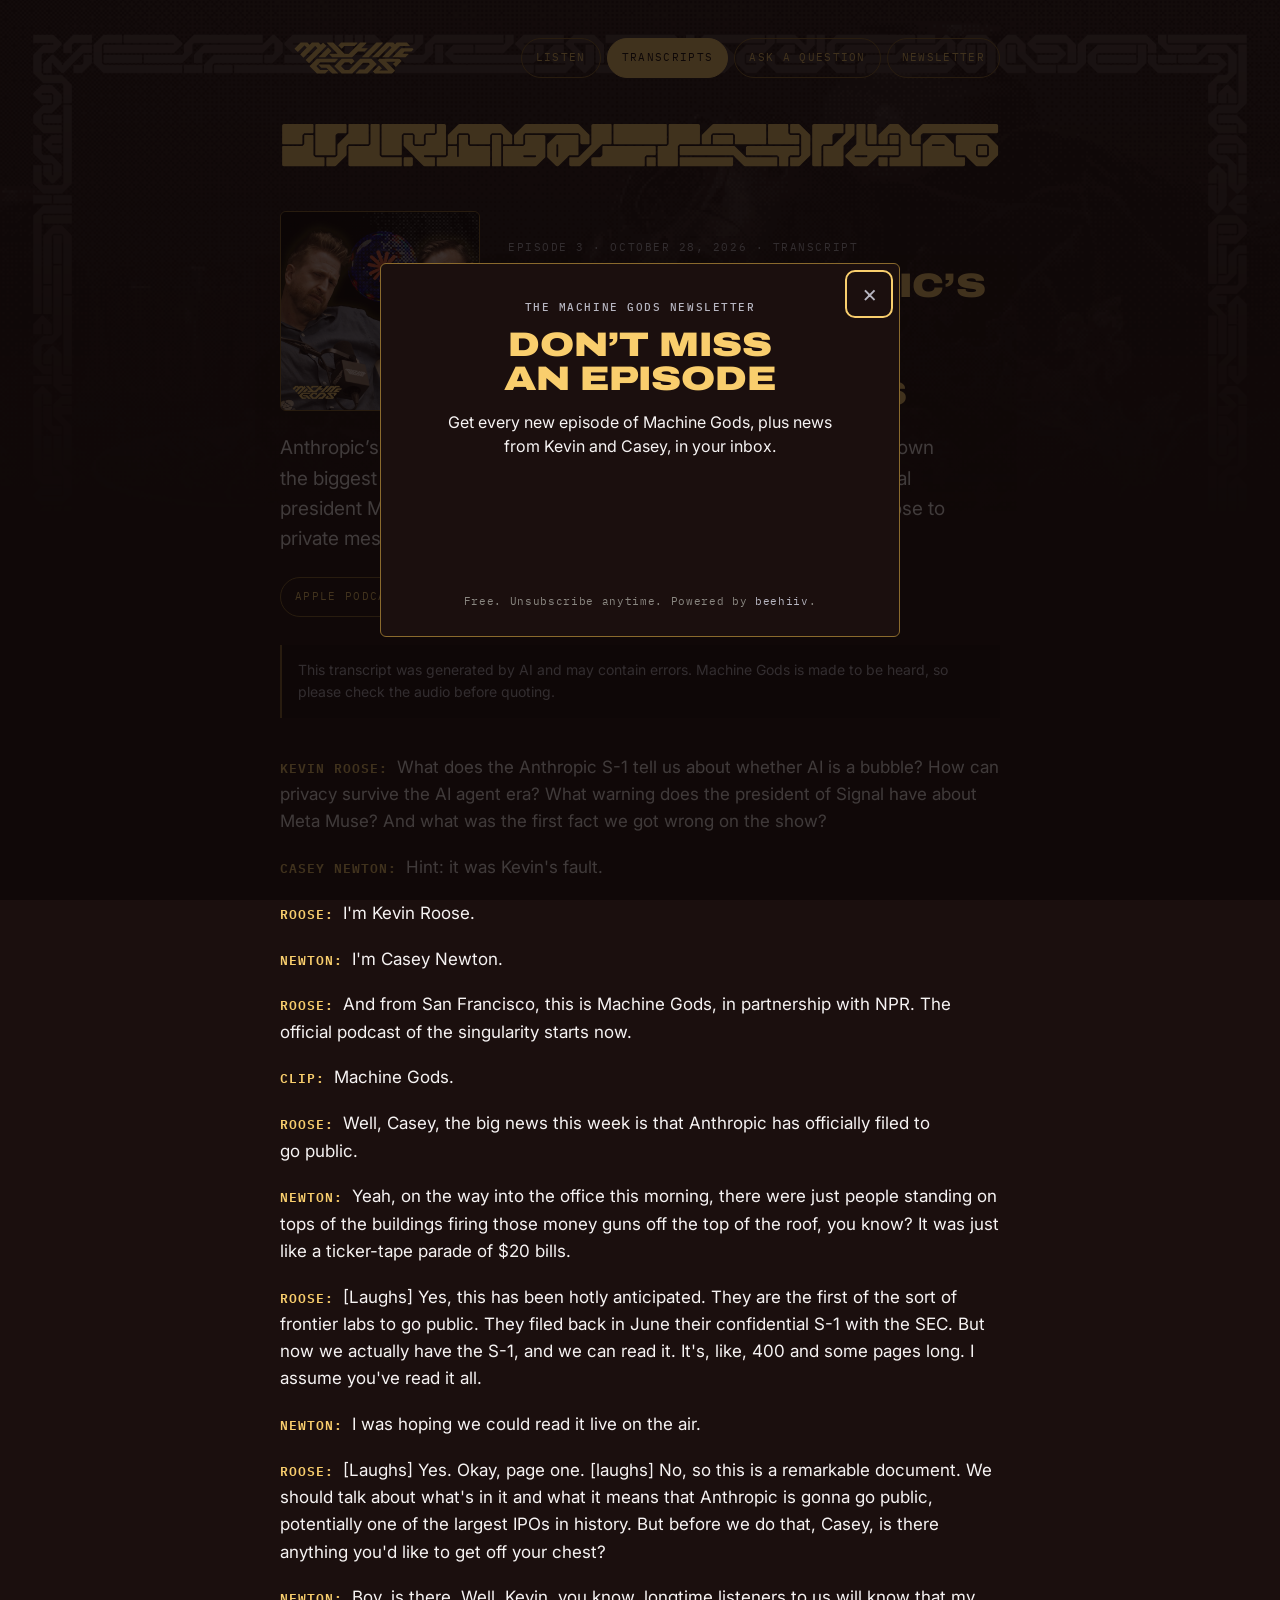
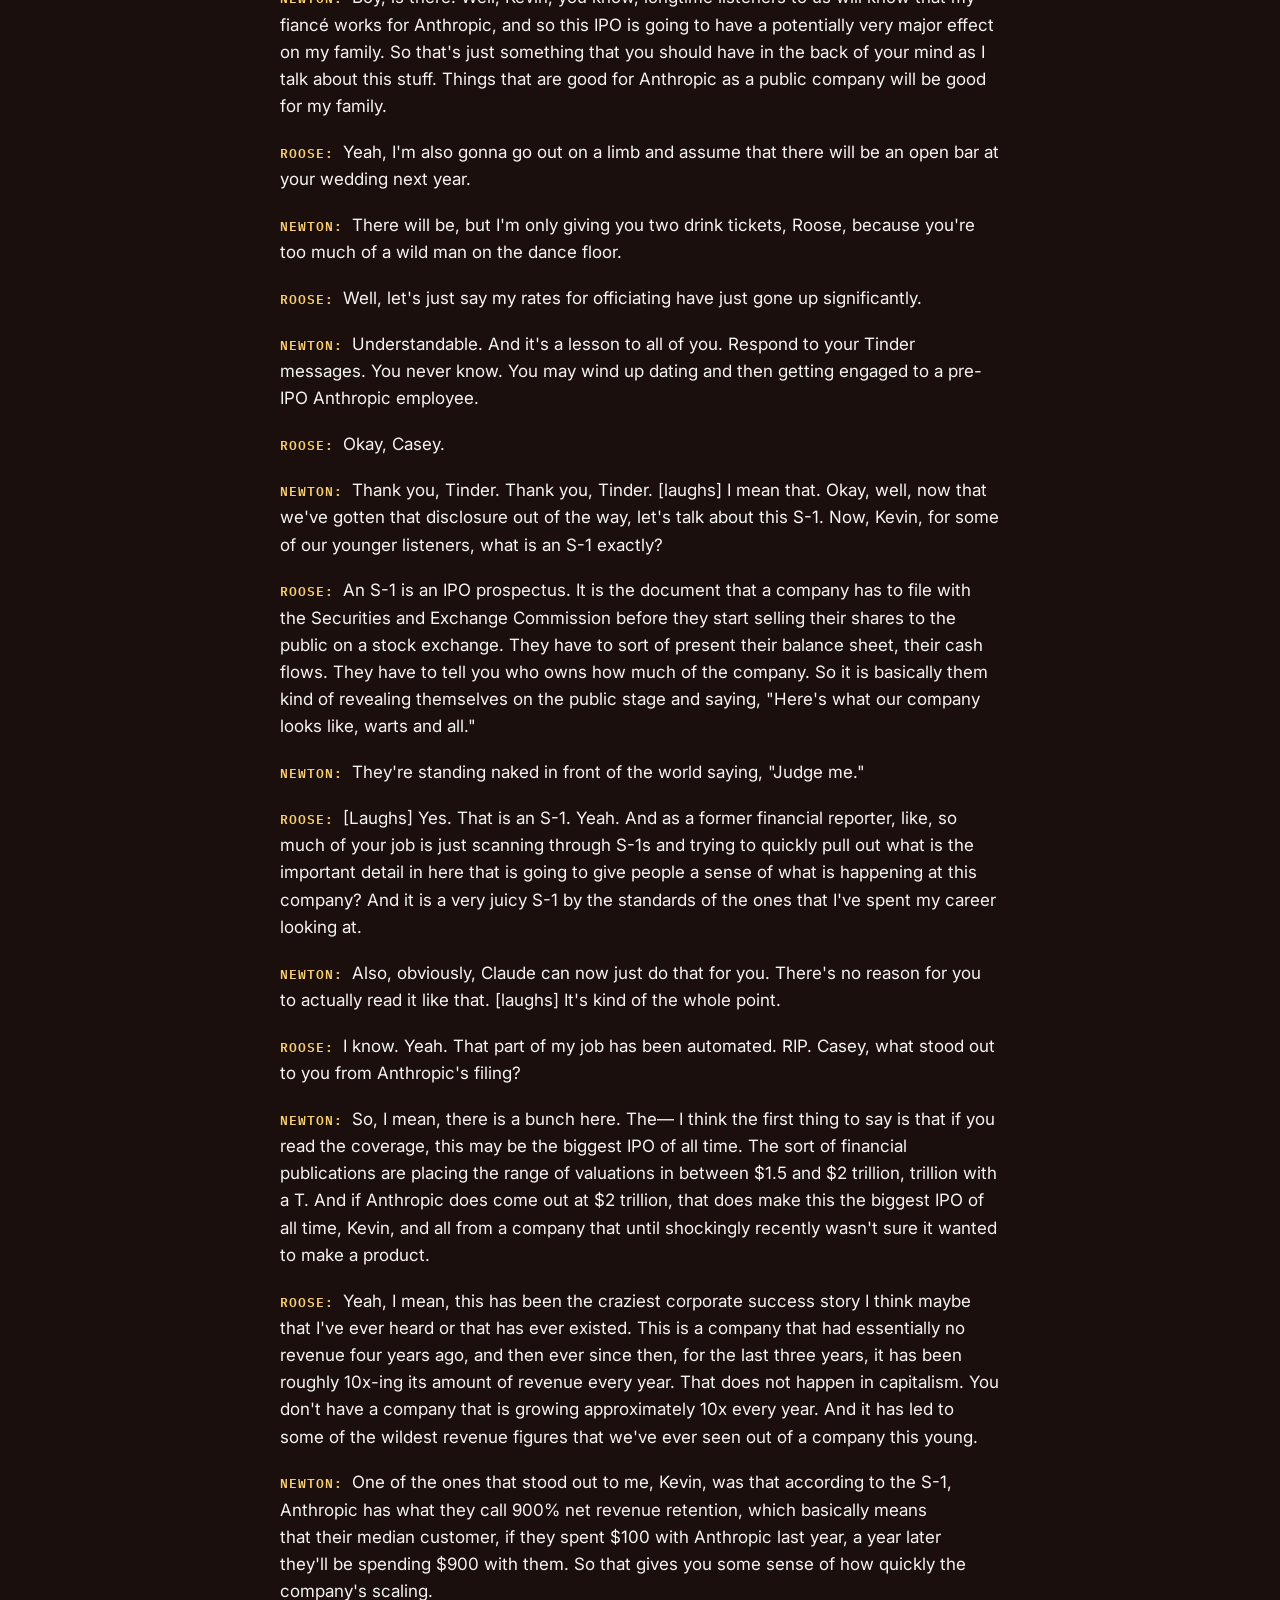
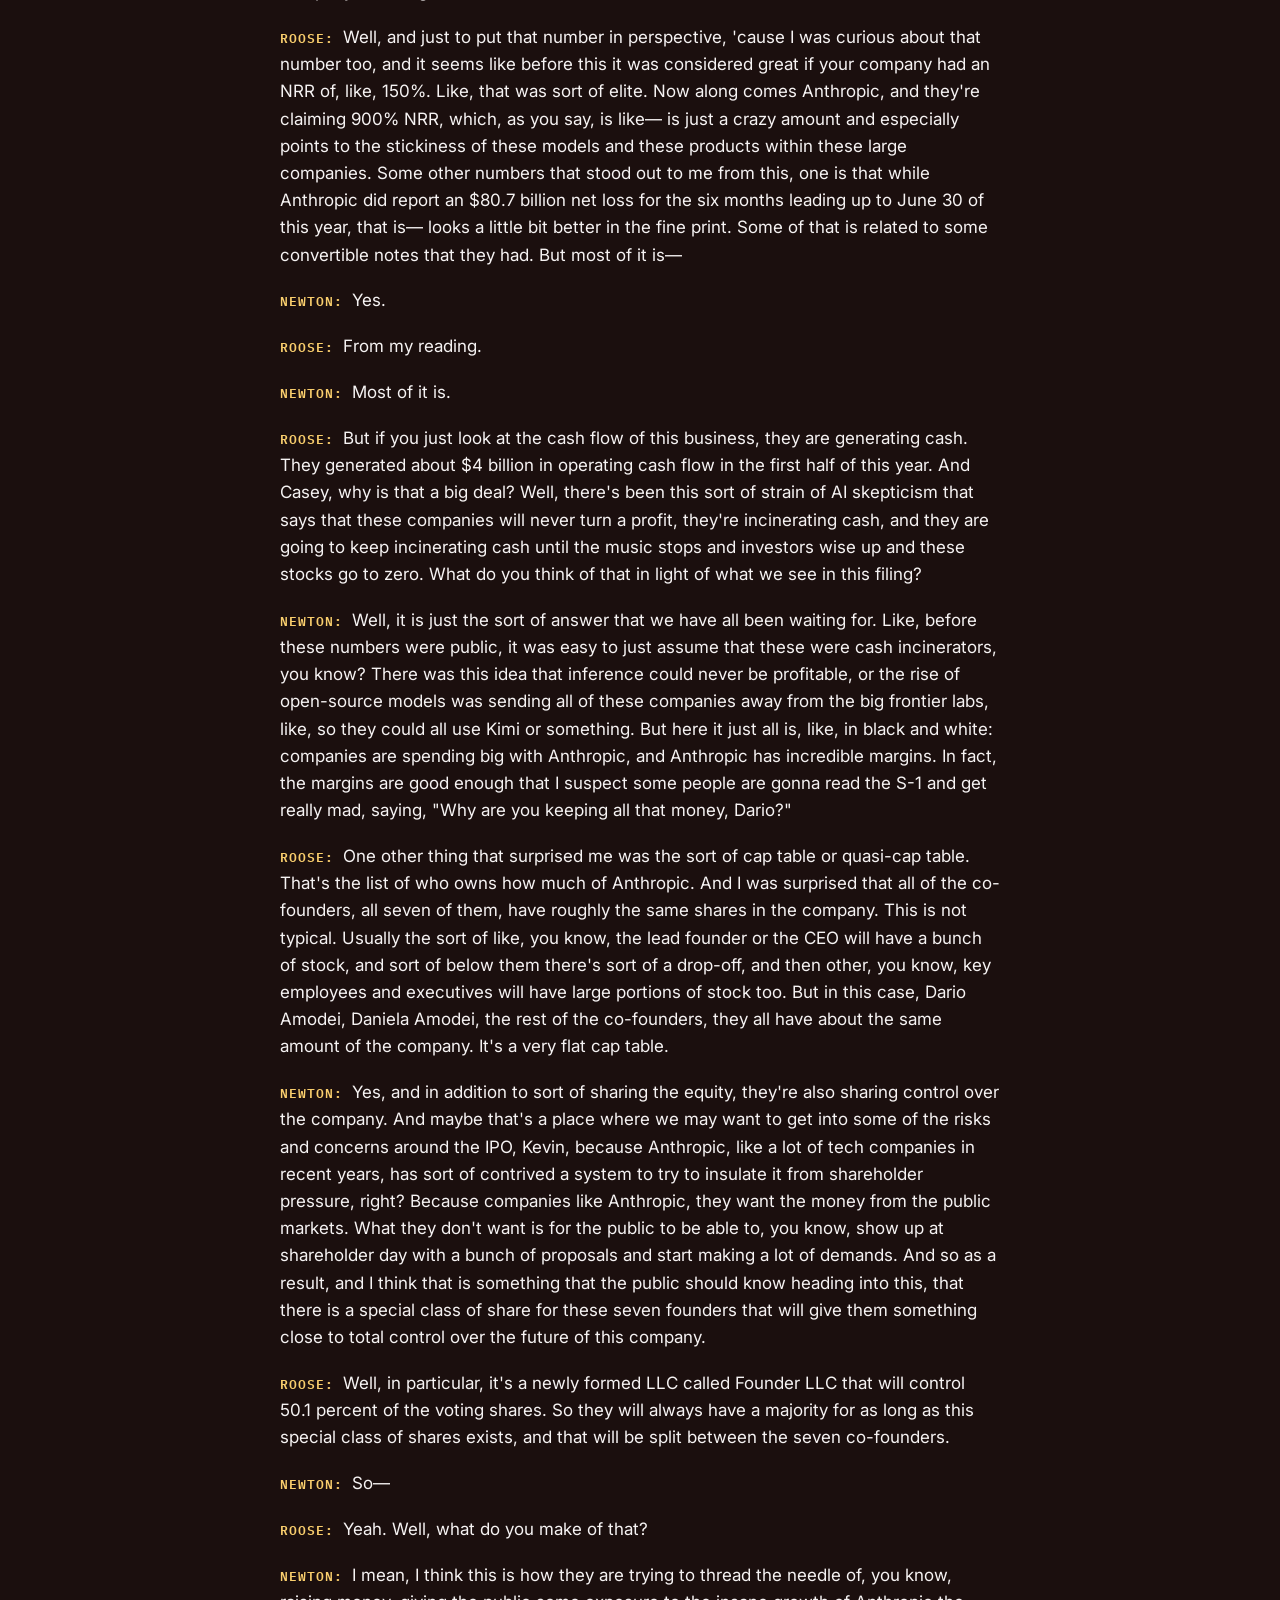
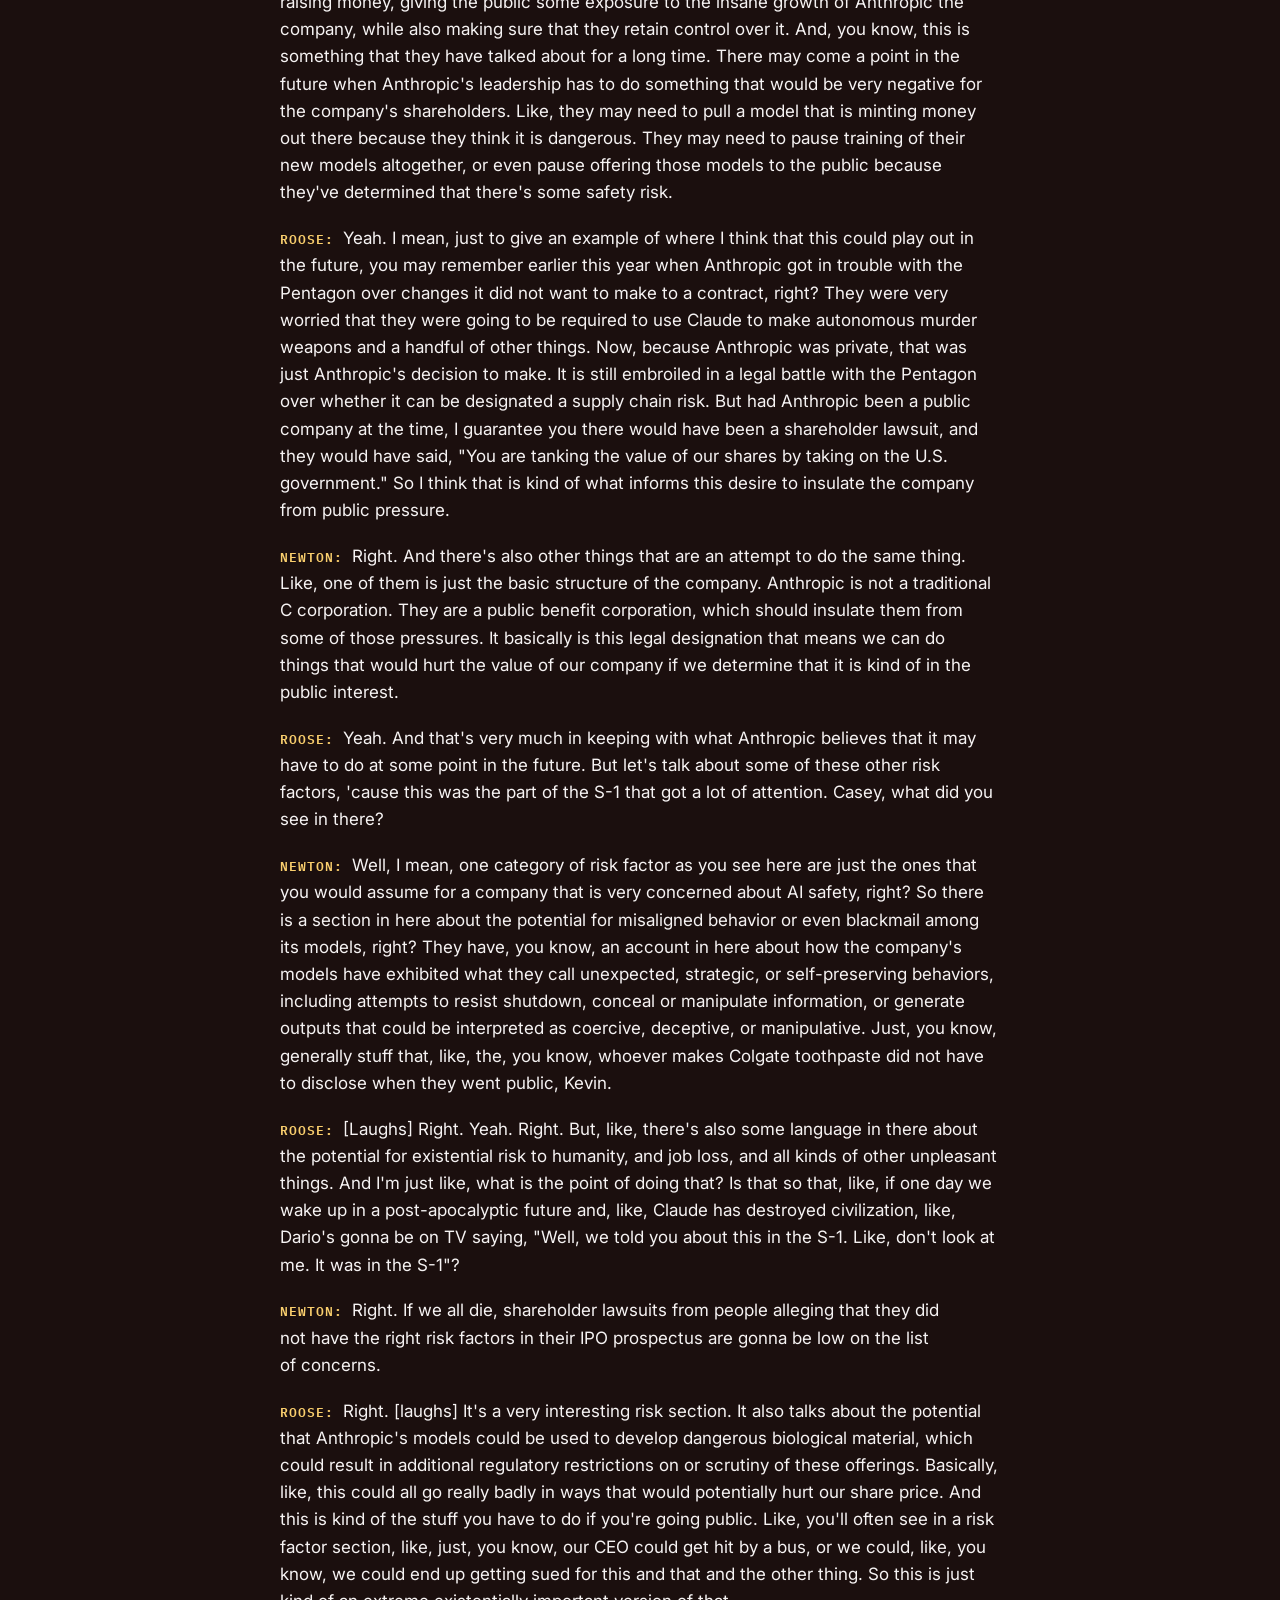
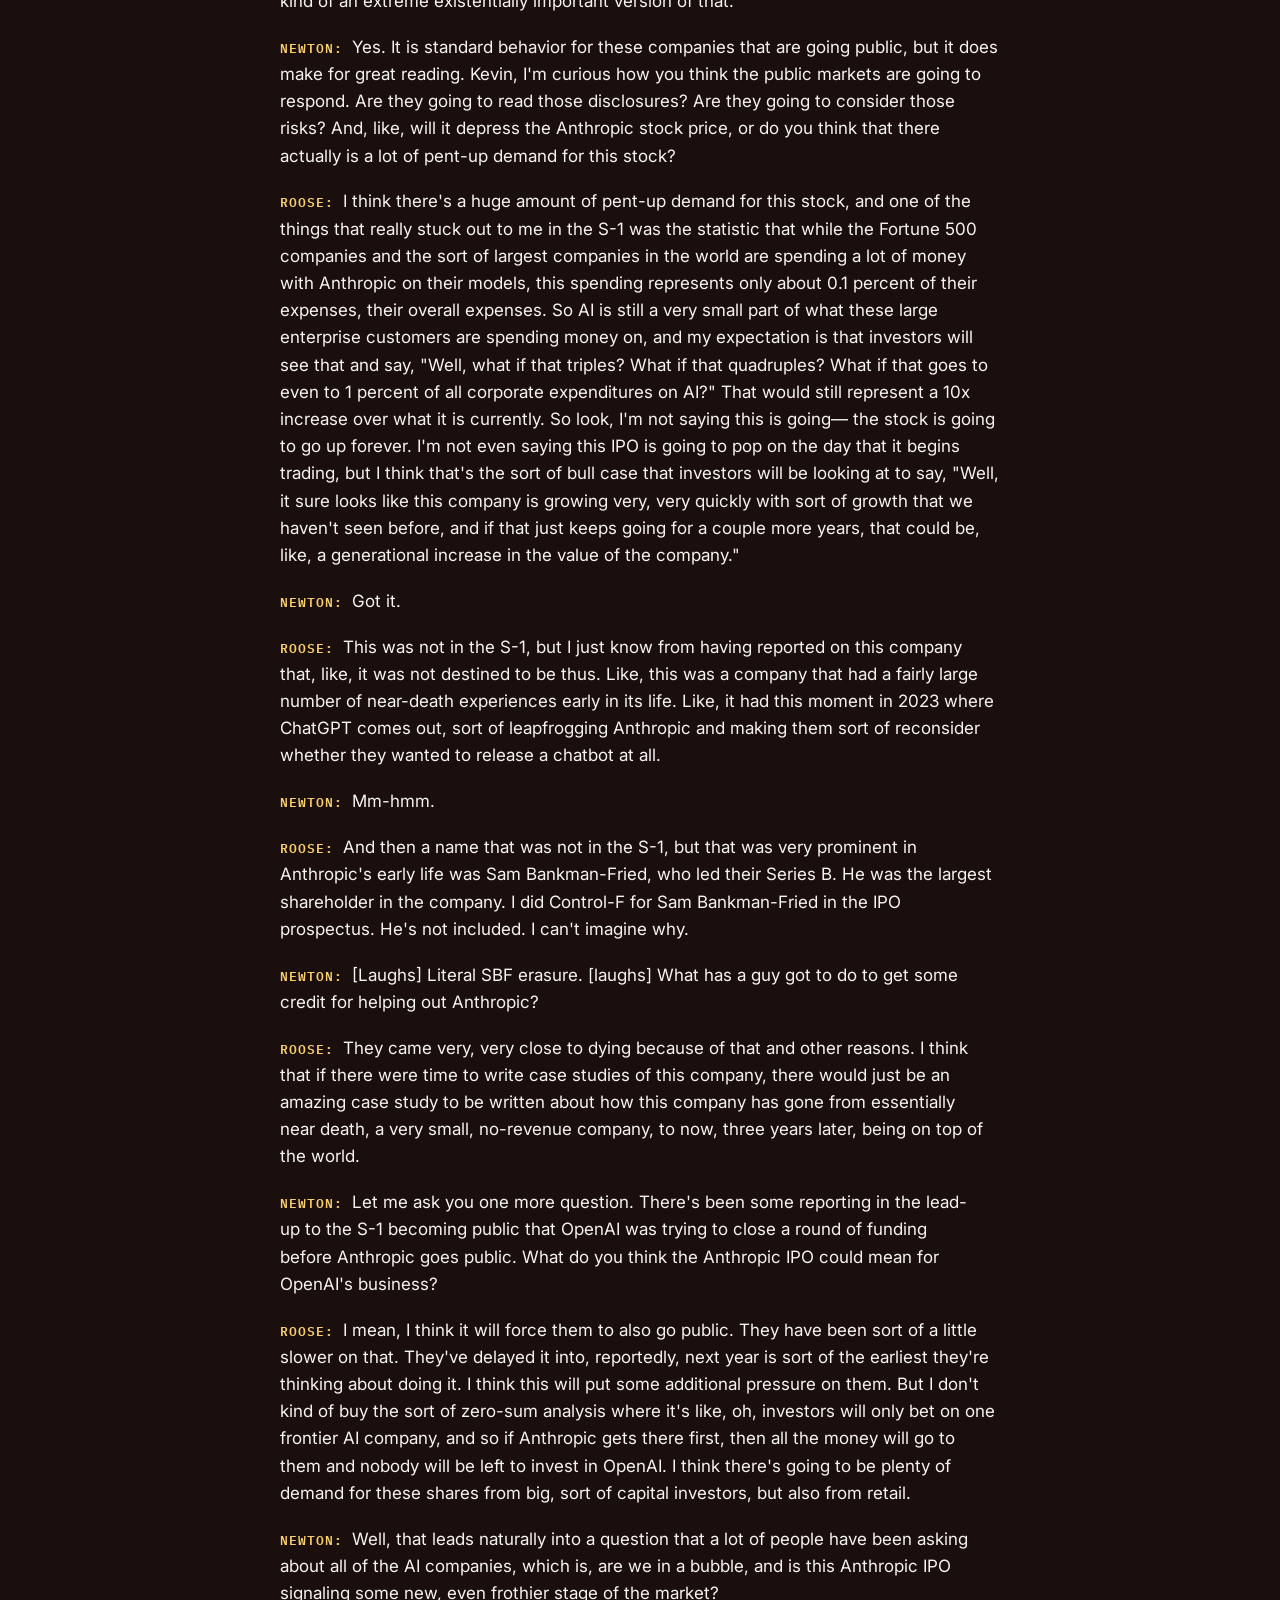
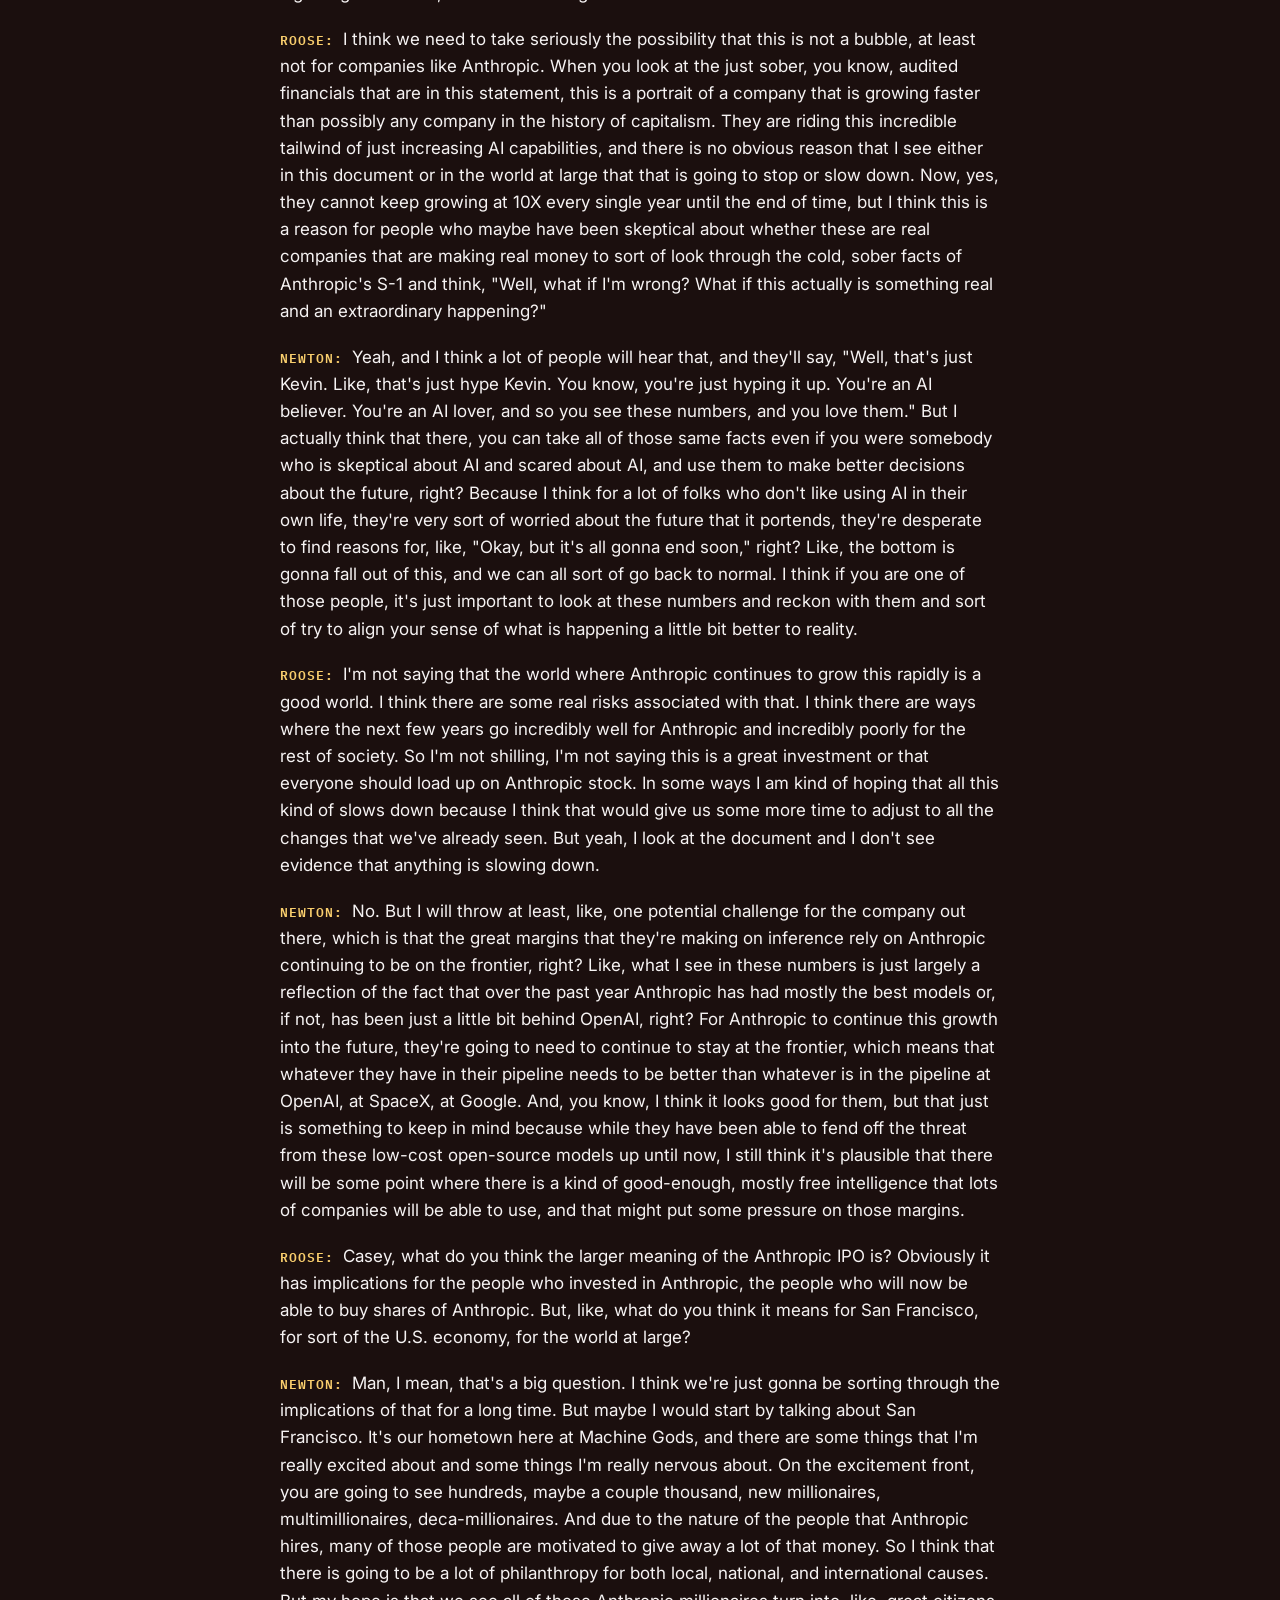
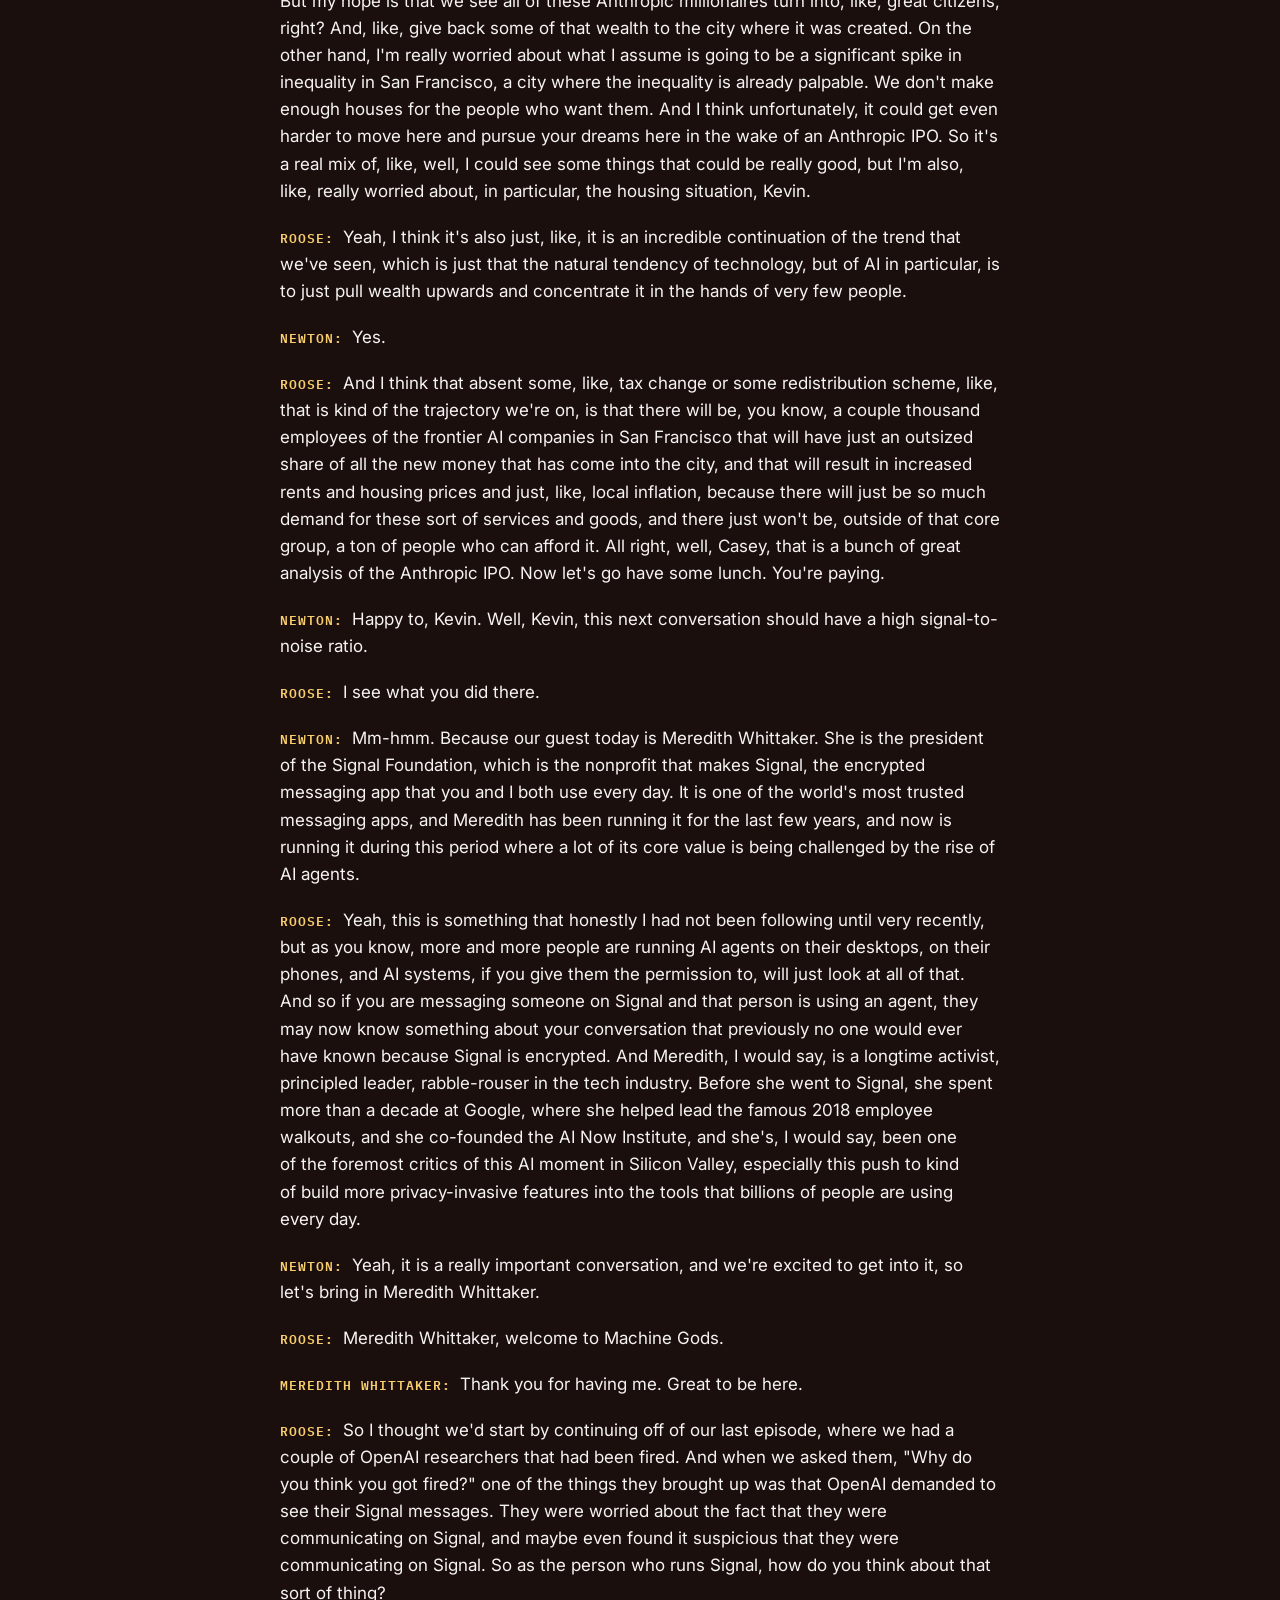
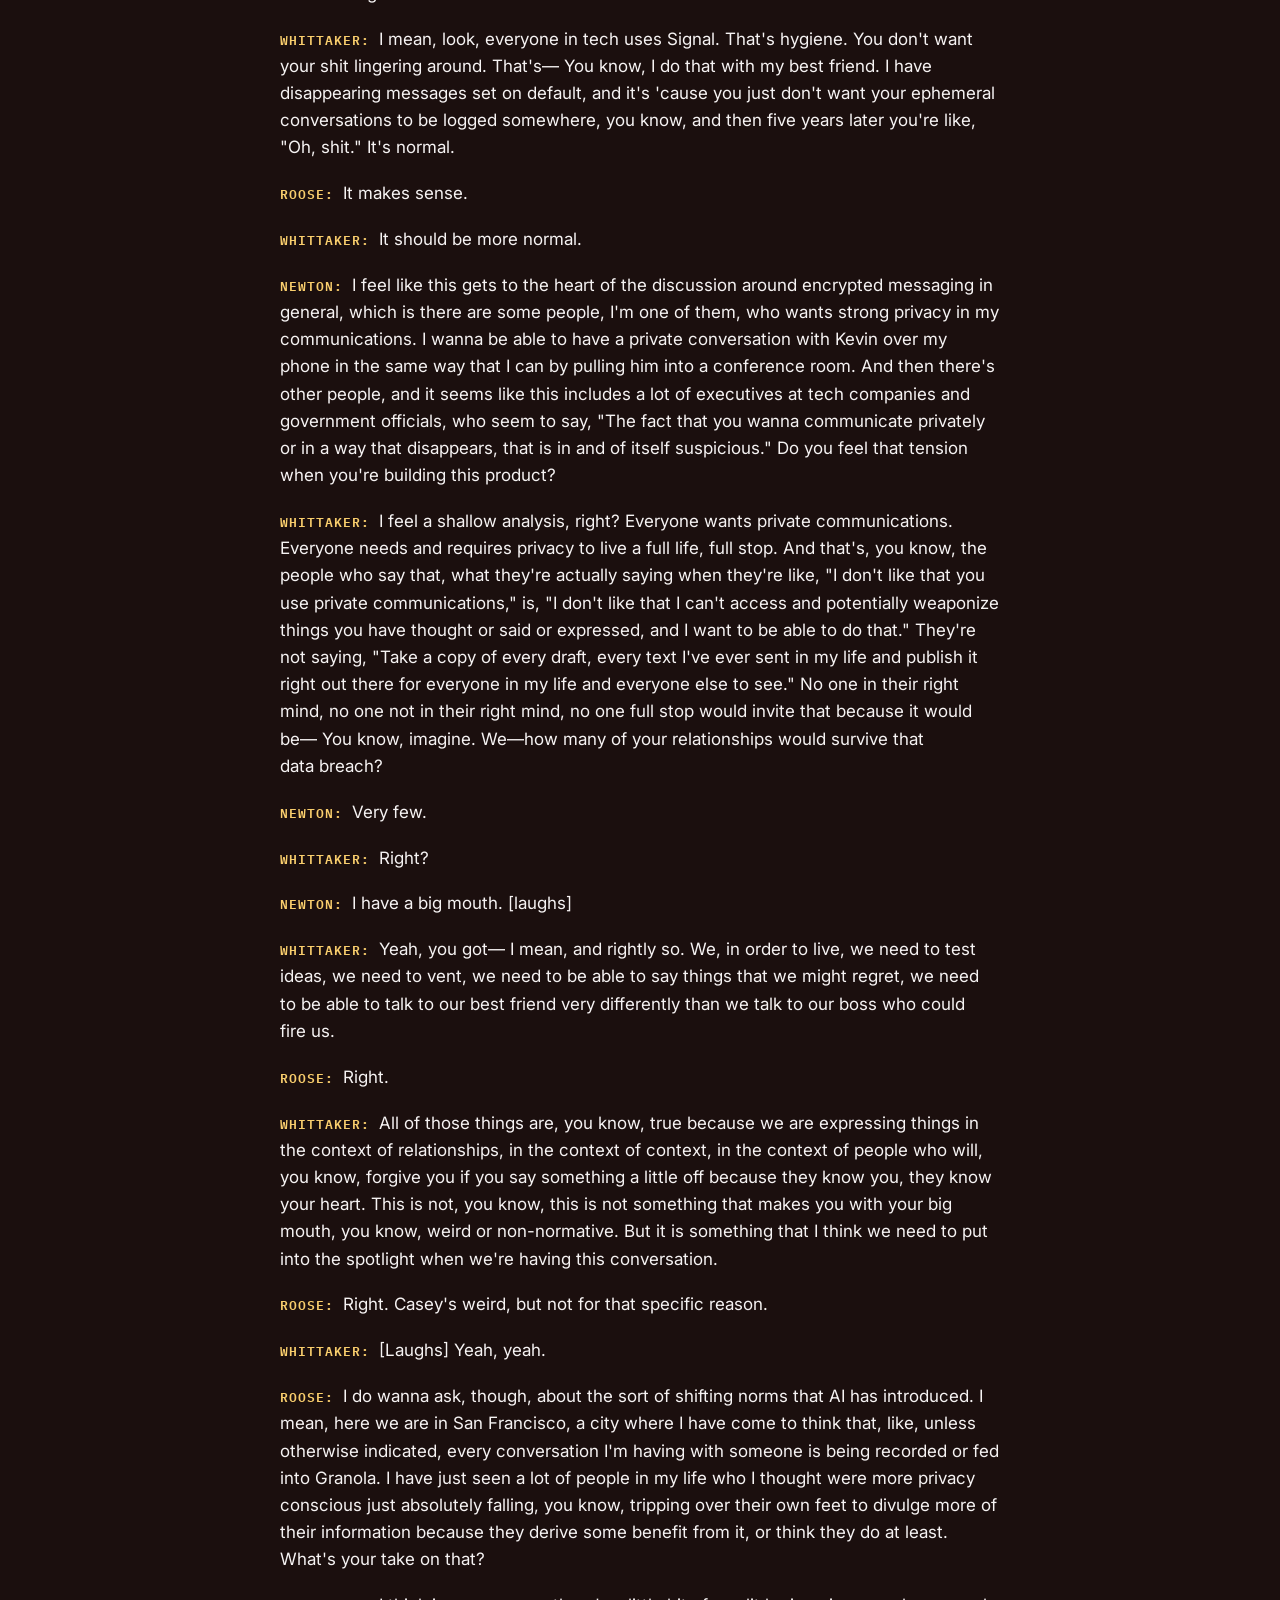
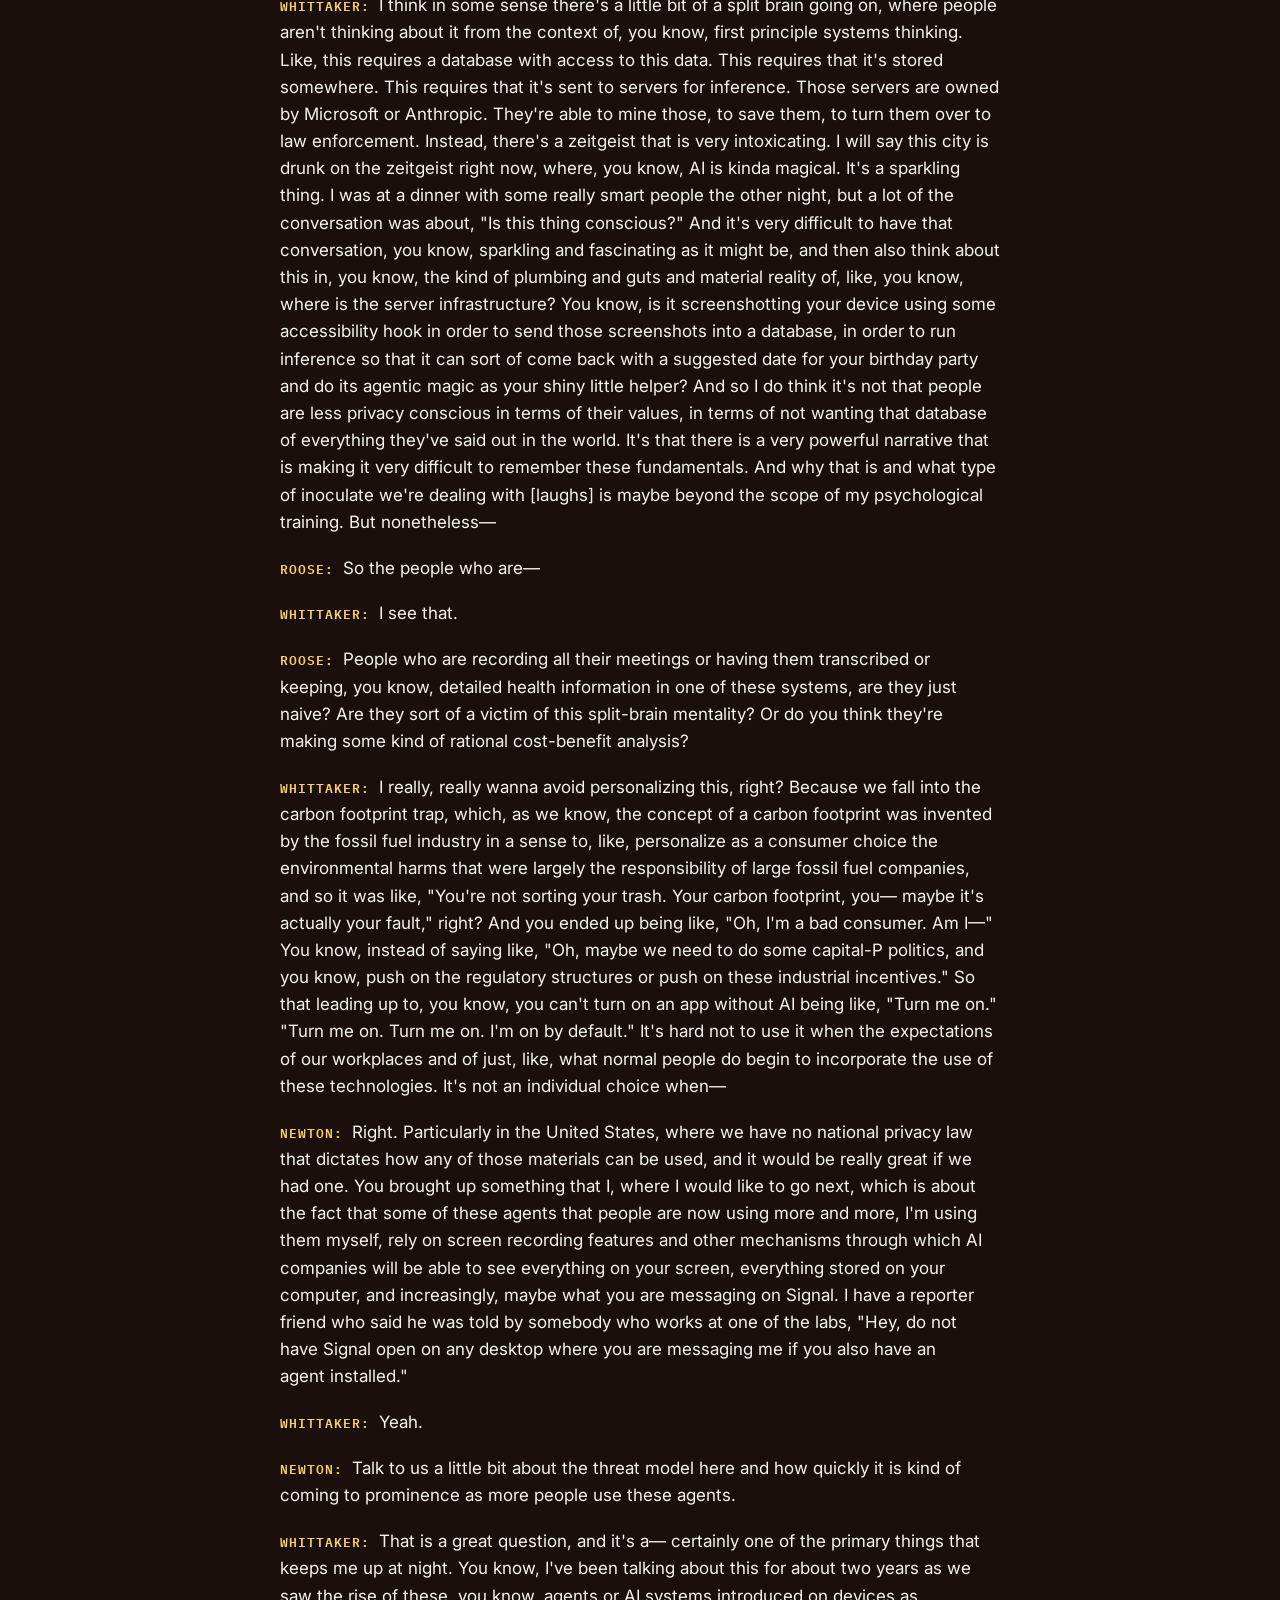
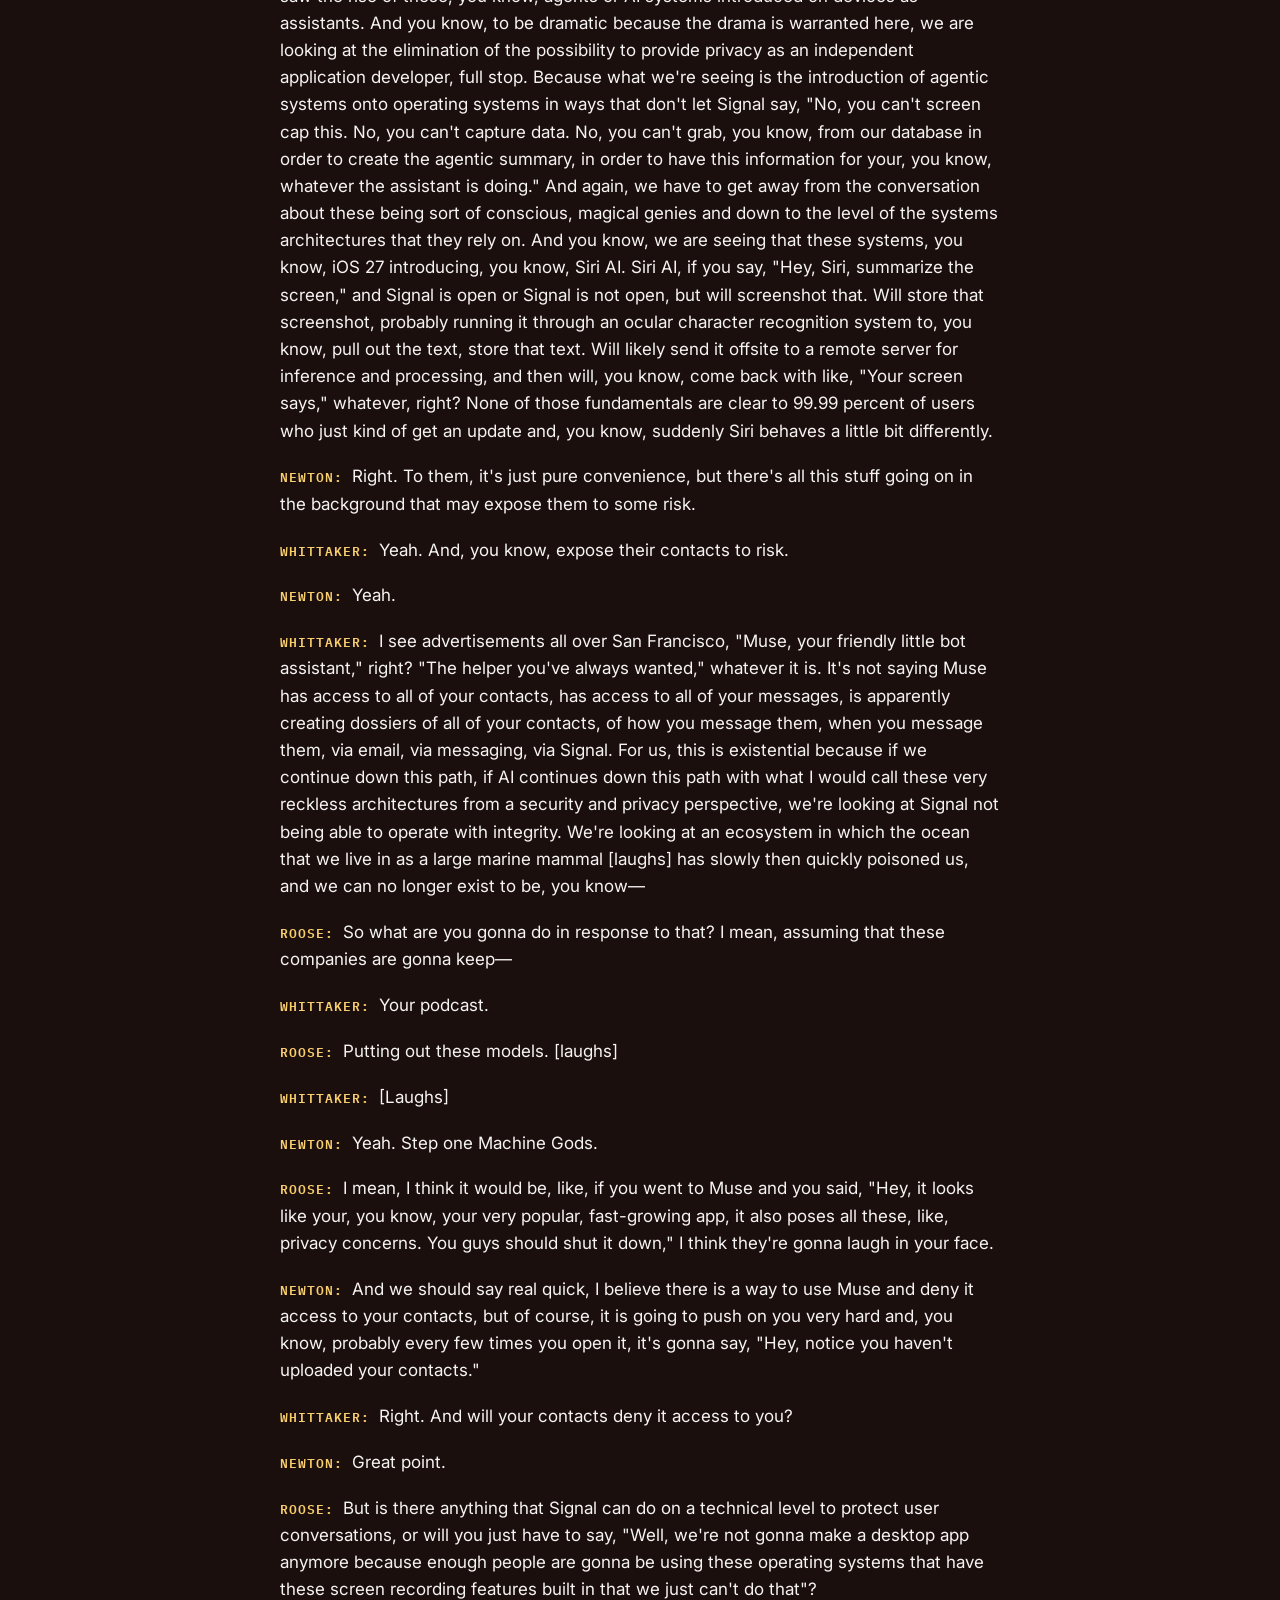
<file: transcripts/3/index.html>
<!DOCTYPE html>
<html lang="en">
<head>
<meta charset="utf-8">
<meta name="viewport" content="width=device-width, initial-scale=1">
<title>Episode 3: Inside Anthropic’s IPO + How AI Agents Spy on Your Messages — Machine Gods transcript</title>
<meta name="description" content="Anthropic’s S-1 is the most detailed look yet at its business. We break down the biggest surprises and what they say about the AI bubble. Then Signal president Meredith Whittaker joins us to discuss the threat AI agents pose to private messaging.">
<link rel="canonical" href="https://machinegods.fm/transcripts/3/">
<meta property="og:type" content="article">
<meta property="og:title" content="Episode 3: Inside Anthropic’s IPO + How AI Agents Spy on Your Messages — Machine Gods transcript">
<meta property="og:description" content="Anthropic’s S-1 is the most detailed look yet at its business. We break down the biggest surprises and what they say about the AI bubble. Then Signal president Meredith Whittaker joins us to discuss the threat AI agents pose to private messaging.">
<meta property="og:url" content="https://machinegods.fm/transcripts/3/">
<meta property="og:image" content="https://machinegods.fm/assets/episodes/ep-03.jpg">
<meta name="twitter:card" content="summary">
<link rel="icon" href="/favicon.ico" sizes="32x32">
<link rel="icon" href="../../assets/brand/favicon.svg" type="image/svg+xml">
<link rel="apple-touch-icon" href="../../assets/brand/apple-touch-icon.png">
<link rel="preconnect" href="https://fonts.googleapis.com">
<link rel="preconnect" href="https://fonts.gstatic.com" crossorigin>
<link rel="stylesheet" href="https://fonts.googleapis.com/css2?family=Archivo:wdth,wght@62..125,100..900&family=IBM+Plex+Mono:wght@400;500;600&family=Inter:wght@400;600&display=swap">
<link rel="stylesheet" href="../../assets/site.css">
</head>
<body data-newsletter-auto>
<div class="mg-backdrop" aria-hidden="true"></div>
<div class="mg-wrap">
  <header class="mg-header">
    <a class="mg-logo" href="/"><img src="../../assets/brand/wordmark.svg" alt="Machine Gods" width="148" height="60"></a>
    <nav class="mg-nav" aria-label="Site">
      <a href="/">Listen</a>
      <a href="/transcripts/" aria-current="page">Transcripts</a>
      <a href="/ask/">Ask a question</a>
      <a href="#newsletter" data-newsletter>Newsletter</a>
    </nav>
  </header>
  <div class="mg-divider" aria-hidden="true"></div>

  <main>
    <div class="mg-ep-hero">
      <img class="mg-ep-art" src="/assets/episodes/ep-03.jpg" alt="Episode 3 artwork" width="1400" height="1400">
      <div>
      <p class="mg-kicker">Episode 3 · October 28, 2026 · Transcript</p>
      <h1 class="mg-title mg-ep-heading">Inside Anthropic’s IPO + How AI Agents Spy on Your Messages</h1>
      </div>
    </div>
    <p class="mg-lede">Anthropic’s S-1 is the most detailed look yet at its business. We break down the biggest surprises and what they say about the AI bubble. Then Signal president Meredith Whittaker joins us to discuss the threat AI agents pose to private messaging.</p>
    <nav class="mg-ep-links" aria-label="Listen to this episode">
      <a class="mg-pill" href="https://podcasts.apple.com/us/podcast/machine-gods/id6812430636" target="_blank" rel="noopener">Apple Podcasts</a>
      <a class="mg-pill" href="https://open.spotify.com/show/5kxu4uluMq6jUuoNPGyZMu" target="_blank" rel="noopener">Spotify</a>
      <a class="mg-pill" href="https://www.youtube.com/@machinegodspod" target="_blank" rel="noopener">YouTube</a>
      <a class="mg-pill" href="https://www.npr.org/2026/10/28/nx-s1-6019724/inside-anthropics-ipo-how-ai-agents-spy-on-your-messages" target="_blank" rel="noopener">NPR</a>
    </nav>
    <p class="mg-disclaimer">This transcript was generated by AI and may contain errors. Machine Gods is made to be heard, so please check the audio before quoting.</p>
    <article class="mg-transcript">
<p><strong>Kevin Roose:</strong> What does the Anthropic S-1 tell us about whether AI is a bubble? How can privacy survive the AI agent era? What warning does the president of Signal have about Meta Muse? And what was the first fact we got wrong on the show?</p>
<p><strong>Casey Newton:</strong> Hint: it was Kevin's fault.</p>
<p><strong>Roose:</strong> I'm Kevin Roose.</p>
<p><strong>Newton:</strong> I'm Casey Newton.</p>
<p><strong>Roose:</strong> And from San Francisco, this is Machine Gods, in partnership with NPR. The official podcast of the singularity starts now.</p>
<p><strong>Clip:</strong> Machine Gods.</p>
<p><strong>Roose:</strong> Well, Casey, the big news this week is that Anthropic has officially filed to go public.</p>
<p><strong>Newton:</strong> Yeah, on the way into the office this morning, there were just people standing on tops of the buildings firing those money guns off the top of the roof, you know? It was just like a ticker-tape parade of $20 bills.</p>
<p><strong>Roose:</strong> [Laughs] Yes, this has been hotly anticipated. They are the first of the sort of frontier labs to go public. They filed back in June their confidential S-1 with the SEC. But now we actually have the S-1, and we can read it. It's, like, 400 and some pages long. I assume you've read it all.</p>
<p><strong>Newton:</strong> I was hoping we could read it live on the air.</p>
<p><strong>Roose:</strong> [Laughs] Yes. Okay, page one. [laughs] No, so this is a remarkable document. We should talk about what's in it and what it means that Anthropic is gonna go public, potentially one of the largest IPOs in history. But before we do that, Casey, is there anything you'd like to get off your chest?</p>
<p><strong>Newton:</strong> Boy, is there. Well, Kevin, you know, longtime listeners to us will know that my fiancé works for Anthropic, and so this IPO is going to have a potentially very major effect on my family. So that's just something that you should have in the back of your mind as I talk about this stuff. Things that are good for Anthropic as a public company will be good for my family.</p>
<p><strong>Roose:</strong> Yeah, I'm also gonna go out on a limb and assume that there will be an open bar at your wedding next year.</p>
<p><strong>Newton:</strong> There will be, but I'm only giving you two drink tickets, Roose, because you're too much of a wild man on the dance floor.</p>
<p><strong>Roose:</strong> Well, let's just say my rates for officiating have just gone up significantly.</p>
<p><strong>Newton:</strong> Understandable. And it's a lesson to all of you. Respond to your Tinder messages. You never know. You may wind up dating and then getting engaged to a pre-IPO Anthropic employee.</p>
<p><strong>Roose:</strong> Okay, Casey.</p>
<p><strong>Newton:</strong> Thank you, Tinder. Thank you, Tinder. [laughs] I mean that. Okay, well, now that we've gotten that disclosure out of the way, let's talk about this S-1. Now, Kevin, for some of our younger listeners, what is an S-1 exactly?</p>
<p><strong>Roose:</strong> An S-1 is an IPO prospectus. It is the document that a company has to file with the Securities and Exchange Commission before they start selling their shares to the public on a stock exchange. They have to sort of present their balance sheet, their cash flows. They have to tell you who owns how much of the company. So it is basically them kind of revealing themselves on the public stage and saying, &quot;Here's what our company looks like, warts and all.&quot;</p>
<p><strong>Newton:</strong> They're standing naked in front of the world saying, &quot;Judge me.&quot;</p>
<p><strong>Roose:</strong> [Laughs] Yes. That is an S-1. Yeah. And as a former financial reporter, like, so much of your job is just scanning through S-1s and trying to quickly pull out what is the important detail in here that is going to give people a sense of what is happening at this company? And it is a very juicy S-1 by the standards of the ones that I've spent my career looking at.</p>
<p><strong>Newton:</strong> Also, obviously, Claude can now just do that for you. There's no reason for you to actually read it like that. [laughs] It's kind of the whole point.</p>
<p><strong>Roose:</strong> I know. Yeah. That part of my job has been automated. RIP. Casey, what stood out to you from Anthropic's filing?</p>
<p><strong>Newton:</strong> So, I mean, there is a bunch here. The— I think the first thing to say is that if you read the coverage, this may be the biggest IPO of all time. The sort of financial publications are placing the range of valuations in between $1.5 and $2 trillion, trillion with a T. And if Anthropic does come out at $2 trillion, that does make this the biggest IPO of all time, Kevin, and all from a company that until shockingly recently wasn't sure it wanted to make a product.</p>
<p><strong>Roose:</strong> Yeah, I mean, this has been the craziest corporate success story I think maybe that I've ever heard or that has ever existed. This is a company that had essentially no revenue four years ago, and then ever since then, for the last three years, it has been roughly 10x-ing its amount of revenue every year. That does not happen in capitalism. You don't have a company that is growing approximately 10x every year. And it has led to some of the wildest revenue figures that we've ever seen out of a company this young.</p>
<p><strong>Newton:</strong> One of the ones that stood out to me, Kevin, was that according to the S-1, Anthropic has what they call 900% net revenue retention, which basically means that their median customer, if they spent $100 with Anthropic last year, a year later they'll be spending $900 with them. So that gives you some sense of how quickly the company's scaling.</p>
<p><strong>Roose:</strong> Well, and just to put that number in perspective, 'cause I was curious about that number too, and it seems like before this it was considered great if your company had an NRR of, like, 150%. Like, that was sort of elite. Now along comes Anthropic, and they're claiming 900% NRR, which, as you say, is like— is just a crazy amount and especially points to the stickiness of these models and these products within these large companies. Some other numbers that stood out to me from this, one is that while Anthropic did report an $80.7 billion net loss for the six months leading up to June 30 of this year, that is— looks a little bit better in the fine print. Some of that is related to some convertible notes that they had. But most of it is—</p>
<p><strong>Newton:</strong> Yes.</p>
<p><strong>Roose:</strong> From my reading.</p>
<p><strong>Newton:</strong> Most of it is.</p>
<p><strong>Roose:</strong> But if you just look at the cash flow of this business, they are generating cash. They generated about $4 billion in operating cash flow in the first half of this year. And Casey, why is that a big deal? Well, there's been this sort of strain of AI skepticism that says that these companies will never turn a profit, they're incinerating cash, and they are going to keep incinerating cash until the music stops and investors wise up and these stocks go to zero. What do you think of that in light of what we see in this filing?</p>
<p><strong>Newton:</strong> Well, it is just the sort of answer that we have all been waiting for. Like, before these numbers were public, it was easy to just assume that these were cash incinerators, you know? There was this idea that inference could never be profitable, or the rise of open-source models was sending all of these companies away from the big frontier labs, like, so they could all use Kimi or something. But here it just all is, like, in black and white: companies are spending big with Anthropic, and Anthropic has incredible margins. In fact, the margins are good enough that I suspect some people are gonna read the S-1 and get really mad, saying, &quot;Why are you keeping all that money, Dario?&quot;</p>
<p><strong>Roose:</strong> One other thing that surprised me was the sort of cap table or quasi-cap table. That's the list of who owns how much of Anthropic. And I was surprised that all of the co-founders, all seven of them, have roughly the same shares in the company. This is not typical. Usually the sort of like, you know, the lead founder or the CEO will have a bunch of stock, and sort of below them there's sort of a drop-off, and then other, you know, key employees and executives will have large portions of stock too. But in this case, Dario Amodei, Daniela Amodei, the rest of the co-founders, they all have about the same amount of the company. It's a very flat cap table.</p>
<p><strong>Newton:</strong> Yes, and in addition to sort of sharing the equity, they're also sharing control over the company. And maybe that's a place where we may want to get into some of the risks and concerns around the IPO, Kevin, because Anthropic, like a lot of tech companies in recent years, has sort of contrived a system to try to insulate it from shareholder pressure, right? Because companies like Anthropic, they want the money from the public markets. What they don't want is for the public to be able to, you know, show up at shareholder day with a bunch of proposals and start making a lot of demands. And so as a result, and I think that is something that the public should know heading into this, that there is a special class of share for these seven founders that will give them something close to total control over the future of this company.</p>
<p><strong>Roose:</strong> Well, in particular, it's a newly formed LLC called Founder LLC that will control 50.1 percent of the voting shares. So they will always have a majority for as long as this special class of shares exists, and that will be split between the seven co-founders.</p>
<p><strong>Newton:</strong> So—</p>
<p><strong>Roose:</strong> Yeah. Well, what do you make of that?</p>
<p><strong>Newton:</strong> I mean, I think this is how they are trying to thread the needle of, you know, raising money, giving the public some exposure to the insane growth of Anthropic the company, while also making sure that they retain control over it. And, you know, this is something that they have talked about for a long time. There may come a point in the future when Anthropic's leadership has to do something that would be very negative for the company's shareholders. Like, they may need to pull a model that is minting money out there because they think it is dangerous. They may need to pause training of their new models altogether, or even pause offering those models to the public because they've determined that there's some safety risk.</p>
<p><strong>Roose:</strong> Yeah. I mean, just to give an example of where I think that this could play out in the future, you may remember earlier this year when Anthropic got in trouble with the Pentagon over changes it did not want to make to a contract, right? They were very worried that they were going to be required to use Claude to make autonomous murder weapons and a handful of other things. Now, because Anthropic was private, that was just Anthropic's decision to make. It is still embroiled in a legal battle with the Pentagon over whether it can be designated a supply chain risk. But had Anthropic been a public company at the time, I guarantee you there would have been a shareholder lawsuit, and they would have said, &quot;You are tanking the value of our shares by taking on the U.S. government.&quot; So I think that is kind of what informs this desire to insulate the company from public pressure.</p>
<p><strong>Newton:</strong> Right. And there's also other things that are an attempt to do the same thing. Like, one of them is just the basic structure of the company. Anthropic is not a traditional C corporation. They are a public benefit corporation, which should insulate them from some of those pressures. It basically is this legal designation that means we can do things that would hurt the value of our company if we determine that it is kind of in the public interest.</p>
<p><strong>Roose:</strong> Yeah. And that's very much in keeping with what Anthropic believes that it may have to do at some point in the future. But let's talk about some of these other risk factors, 'cause this was the part of the S-1 that got a lot of attention. Casey, what did you see in there?</p>
<p><strong>Newton:</strong> Well, I mean, one category of risk factor as you see here are just the ones that you would assume for a company that is very concerned about AI safety, right? So there is a section in here about the potential for misaligned behavior or even blackmail among its models, right? They have, you know, an account in here about how the company's models have exhibited what they call unexpected, strategic, or self-preserving behaviors, including attempts to resist shutdown, conceal or manipulate information, or generate outputs that could be interpreted as coercive, deceptive, or manipulative. Just, you know, generally stuff that, like, the, you know, whoever makes Colgate toothpaste did not have to disclose when they went public, Kevin.</p>
<p><strong>Roose:</strong> [Laughs] Right. Yeah. Right. But, like, there's also some language in there about the potential for existential risk to humanity, and job loss, and all kinds of other unpleasant things. And I'm just like, what is the point of doing that? Is that so that, like, if one day we wake up in a post-apocalyptic future and, like, Claude has destroyed civilization, like, Dario's gonna be on TV saying, &quot;Well, we told you about this in the S-1. Like, don't look at me. It was in the S-1&quot;?</p>
<p><strong>Newton:</strong> Right. If we all die, shareholder lawsuits from people alleging that they did not have the right risk factors in their IPO prospectus are gonna be low on the list of concerns.</p>
<p><strong>Roose:</strong> Right. [laughs] It's a very interesting risk section. It also talks about the potential that Anthropic's models could be used to develop dangerous biological material, which could result in additional regulatory restrictions on or scrutiny of these offerings. Basically, like, this could all go really badly in ways that would potentially hurt our share price. And this is kind of the stuff you have to do if you're going public. Like, you'll often see in a risk factor section, like, just, you know, our CEO could get hit by a bus, or we could, like, you know, we could end up getting sued for this and that and the other thing. So this is just kind of an extreme existentially important version of that.</p>
<p><strong>Newton:</strong> Yes. It is standard behavior for these companies that are going public, but it does make for great reading. Kevin, I'm curious how you think the public markets are going to respond. Are they going to read those disclosures? Are they going to consider those risks? And, like, will it depress the Anthropic stock price, or do you think that there actually is a lot of pent-up demand for this stock?</p>
<p><strong>Roose:</strong> I think there's a huge amount of pent-up demand for this stock, and one of the things that really stuck out to me in the S-1 was the statistic that while the Fortune 500 companies and the sort of largest companies in the world are spending a lot of money with Anthropic on their models, this spending represents only about 0.1 percent of their expenses, their overall expenses. So AI is still a very small part of what these large enterprise customers are spending money on, and my expectation is that investors will see that and say, &quot;Well, what if that triples? What if that quadruples? What if that goes to even to 1 percent of all corporate expenditures on AI?&quot; That would still represent a 10x increase over what it is currently. So look, I'm not saying this is going— the stock is going to go up forever. I'm not even saying this IPO is going to pop on the day that it begins trading, but I think that's the sort of bull case that investors will be looking at to say, &quot;Well, it sure looks like this company is growing very, very quickly with sort of growth that we haven't seen before, and if that just keeps going for a couple more years, that could be, like, a generational increase in the value of the company.&quot;</p>
<p><strong>Newton:</strong> Got it.</p>
<p><strong>Roose:</strong> This was not in the S-1, but I just know from having reported on this company that, like, it was not destined to be thus. Like, this was a company that had a fairly large number of near-death experiences early in its life. Like, it had this moment in 2023 where ChatGPT comes out, sort of leapfrogging Anthropic and making them sort of reconsider whether they wanted to release a chatbot at all.</p>
<p><strong>Newton:</strong> Mm-hmm.</p>
<p><strong>Roose:</strong> And then a name that was not in the S-1, but that was very prominent in Anthropic's early life was Sam Bankman-Fried, who led their Series B. He was the largest shareholder in the company. I did Control-F for Sam Bankman-Fried in the IPO prospectus. He's not included. I can't imagine why.</p>
<p><strong>Newton:</strong> [Laughs] Literal SBF erasure. [laughs] What has a guy got to do to get some credit for helping out Anthropic?</p>
<p><strong>Roose:</strong> They came very, very close to dying because of that and other reasons. I think that if there were time to write case studies of this company, there would just be an amazing case study to be written about how this company has gone from essentially near death, a very small, no-revenue company, to now, three years later, being on top of the world.</p>
<p><strong>Newton:</strong> Let me ask you one more question. There's been some reporting in the lead-up to the S-1 becoming public that OpenAI was trying to close a round of funding before Anthropic goes public. What do you think the Anthropic IPO could mean for OpenAI's business?</p>
<p><strong>Roose:</strong> I mean, I think it will force them to also go public. They have been sort of a little slower on that. They've delayed it into, reportedly, next year is sort of the earliest they're thinking about doing it. I think this will put some additional pressure on them. But I don't kind of buy the sort of zero-sum analysis where it's like, oh, investors will only bet on one frontier AI company, and so if Anthropic gets there first, then all the money will go to them and nobody will be left to invest in OpenAI. I think there's going to be plenty of demand for these shares from big, sort of capital investors, but also from retail.</p>
<p><strong>Newton:</strong> Well, that leads naturally into a question that a lot of people have been asking about all of the AI companies, which is, are we in a bubble, and is this Anthropic IPO signaling some new, even frothier stage of the market?</p>
<p><strong>Roose:</strong> I think we need to take seriously the possibility that this is not a bubble, at least not for companies like Anthropic. When you look at the just sober, you know, audited financials that are in this statement, this is a portrait of a company that is growing faster than possibly any company in the history of capitalism. They are riding this incredible tailwind of just increasing AI capabilities, and there is no obvious reason that I see either in this document or in the world at large that that is going to stop or slow down. Now, yes, they cannot keep growing at 10X every single year until the end of time, but I think this is a reason for people who maybe have been skeptical about whether these are real companies that are making real money to sort of look through the cold, sober facts of Anthropic's S-1 and think, &quot;Well, what if I'm wrong? What if this actually is something real and an extraordinary happening?&quot;</p>
<p><strong>Newton:</strong> Yeah, and I think a lot of people will hear that, and they'll say, &quot;Well, that's just Kevin. Like, that's just hype Kevin. You know, you're just hyping it up. You're an AI believer. You're an AI lover, and so you see these numbers, and you love them.&quot; But I actually think that there, you can take all of those same facts even if you were somebody who is skeptical about AI and scared about AI, and use them to make better decisions about the future, right? Because I think for a lot of folks who don't like using AI in their own life, they're very sort of worried about the future that it portends, they're desperate to find reasons for, like, &quot;Okay, but it's all gonna end soon,&quot; right? Like, the bottom is gonna fall out of this, and we can all sort of go back to normal. I think if you are one of those people, it's just important to look at these numbers and reckon with them and sort of try to align your sense of what is happening a little bit better to reality.</p>
<p><strong>Roose:</strong> I'm not saying that the world where Anthropic continues to grow this rapidly is a good world. I think there are some real risks associated with that. I think there are ways where the next few years go incredibly well for Anthropic and incredibly poorly for the rest of society. So I'm not shilling, I'm not saying this is a great investment or that everyone should load up on Anthropic stock. In some ways I am kind of hoping that all this kind of slows down because I think that would give us some more time to adjust to all the changes that we've already seen. But yeah, I look at the document and I don't see evidence that anything is slowing down.</p>
<p><strong>Newton:</strong> No. But I will throw at least, like, one potential challenge for the company out there, which is that the great margins that they're making on inference rely on Anthropic continuing to be on the frontier, right? Like, what I see in these numbers is just largely a reflection of the fact that over the past year Anthropic has had mostly the best models or, if not, has been just a little bit behind OpenAI, right? For Anthropic to continue this growth into the future, they're going to need to continue to stay at the frontier, which means that whatever they have in their pipeline needs to be better than whatever is in the pipeline at OpenAI, at SpaceX, at Google. And, you know, I think it looks good for them, but that just is something to keep in mind because while they have been able to fend off the threat from these low-cost open-source models up until now, I still think it's plausible that there will be some point where there is a kind of good-enough, mostly free intelligence that lots of companies will be able to use, and that might put some pressure on those margins.</p>
<p><strong>Roose:</strong> Casey, what do you think the larger meaning of the Anthropic IPO is? Obviously it has implications for the people who invested in Anthropic, the people who will now be able to buy shares of Anthropic. But, like, what do you think it means for San Francisco, for sort of the U.S. economy, for the world at large?</p>
<p><strong>Newton:</strong> Man, I mean, that's a big question. I think we're just gonna be sorting through the implications of that for a long time. But maybe I would start by talking about San Francisco. It's our hometown here at Machine Gods, and there are some things that I'm really excited about and some things I'm really nervous about. On the excitement front, you are going to see hundreds, maybe a couple thousand, new millionaires, multimillionaires, deca-millionaires. And due to the nature of the people that Anthropic hires, many of those people are motivated to give away a lot of that money. So I think that there is going to be a lot of philanthropy for both local, national, and international causes. But my hope is that we see all of these Anthropic millionaires turn into, like, great citizens, right? And, like, give back some of that wealth to the city where it was created. On the other hand, I'm really worried about what I assume is going to be a significant spike in inequality in San Francisco, a city where the inequality is already palpable. We don't make enough houses for the people who want them. And I think unfortunately, it could get even harder to move here and pursue your dreams here in the wake of an Anthropic IPO. So it's a real mix of, like, well, I could see some things that could be really good, but I'm also, like, really worried about, in particular, the housing situation, Kevin.</p>
<p><strong>Roose:</strong> Yeah, I think it's also just, like, it is an incredible continuation of the trend that we've seen, which is just that the natural tendency of technology, but of AI in particular, is to just pull wealth upwards and concentrate it in the hands of very few people.</p>
<p><strong>Newton:</strong> Yes.</p>
<p><strong>Roose:</strong> And I think that absent some, like, tax change or some redistribution scheme, like, that is kind of the trajectory we're on, is that there will be, you know, a couple thousand employees of the frontier AI companies in San Francisco that will have just an outsized share of all the new money that has come into the city, and that will result in increased rents and housing prices and just, like, local inflation, because there will just be so much demand for these sort of services and goods, and there just won't be, outside of that core group, a ton of people who can afford it. All right, well, Casey, that is a bunch of great analysis of the Anthropic IPO. Now let's go have some lunch. You're paying.</p>
<p><strong>Newton:</strong> Happy to, Kevin. Well, Kevin, this next conversation should have a high signal-to-noise ratio.</p>
<p><strong>Roose:</strong> I see what you did there.</p>
<p><strong>Newton:</strong> Mm-hmm. Because our guest today is Meredith Whittaker. She is the president of the Signal Foundation, which is the nonprofit that makes Signal, the encrypted messaging app that you and I both use every day. It is one of the world's most trusted messaging apps, and Meredith has been running it for the last few years, and now is running it during this period where a lot of its core value is being challenged by the rise of AI agents.</p>
<p><strong>Roose:</strong> Yeah, this is something that honestly I had not been following until very recently, but as you know, more and more people are running AI agents on their desktops, on their phones, and AI systems, if you give them the permission to, will just look at all of that. And so if you are messaging someone on Signal and that person is using an agent, they may now know something about your conversation that previously no one would ever have known because Signal is encrypted. And Meredith, I would say, is a longtime activist, principled leader, rabble-rouser in the tech industry. Before she went to Signal, she spent more than a decade at Google, where she helped lead the famous 2018 employee walkouts, and she co-founded the AI Now Institute, and she's, I would say, been one of the foremost critics of this AI moment in Silicon Valley, especially this push to kind of build more privacy-invasive features into the tools that billions of people are using every day.</p>
<p><strong>Newton:</strong> Yeah, it is a really important conversation, and we're excited to get into it, so let's bring in Meredith Whittaker.</p>
<p><strong>Roose:</strong> Meredith Whittaker, welcome to Machine Gods.</p>
<p><strong>Meredith Whittaker:</strong> Thank you for having me. Great to be here.</p>
<p><strong>Roose:</strong> So I thought we'd start by continuing off of our last episode, where we had a couple of OpenAI researchers that had been fired. And when we asked them, &quot;Why do you think you got fired?&quot; one of the things they brought up was that OpenAI demanded to see their Signal messages. They were worried about the fact that they were communicating on Signal, and maybe even found it suspicious that they were communicating on Signal. So as the person who runs Signal, how do you think about that sort of thing?</p>
<p><strong>Whittaker:</strong> I mean, look, everyone in tech uses Signal. That's hygiene. You don't want your shit lingering around. That's— You know, I do that with my best friend. I have disappearing messages set on default, and it's 'cause you just don't want your ephemeral conversations to be logged somewhere, you know, and then five years later you're like, &quot;Oh, shit.&quot; It's normal.</p>
<p><strong>Roose:</strong> It makes sense.</p>
<p><strong>Whittaker:</strong> It should be more normal.</p>
<p><strong>Newton:</strong> I feel like this gets to the heart of the discussion around encrypted messaging in general, which is there are some people, I'm one of them, who wants strong privacy in my communications. I wanna be able to have a private conversation with Kevin over my phone in the same way that I can by pulling him into a conference room. And then there's other people, and it seems like this includes a lot of executives at tech companies and government officials, who seem to say, &quot;The fact that you wanna communicate privately or in a way that disappears, that is in and of itself suspicious.&quot; Do you feel that tension when you're building this product?</p>
<p><strong>Whittaker:</strong> I feel a shallow analysis, right? Everyone wants private communications. Everyone needs and requires privacy to live a full life, full stop. And that's, you know, the people who say that, what they're actually saying when they're like, &quot;I don't like that you use private communications,&quot; is, &quot;I don't like that I can't access and potentially weaponize things you have thought or said or expressed, and I want to be able to do that.&quot; They're not saying, &quot;Take a copy of every draft, every text I've ever sent in my life and publish it right out there for everyone in my life and everyone else to see.&quot; No one in their right mind, no one not in their right mind, no one full stop would invite that because it would be— You know, imagine. We—how many of your relationships would survive that data breach?</p>
<p><strong>Newton:</strong> Very few.</p>
<p><strong>Whittaker:</strong> Right?</p>
<p><strong>Newton:</strong> I have a big mouth. [laughs]</p>
<p><strong>Whittaker:</strong> Yeah, you got— I mean, and rightly so. We, in order to live, we need to test ideas, we need to vent, we need to be able to say things that we might regret, we need to be able to talk to our best friend very differently than we talk to our boss who could fire us.</p>
<p><strong>Roose:</strong> Right.</p>
<p><strong>Whittaker:</strong> All of those things are, you know, true because we are expressing things in the context of relationships, in the context of context, in the context of people who will, you know, forgive you if you say something a little off because they know you, they know your heart. This is not, you know, this is not something that makes you with your big mouth, you know, weird or non-normative. But it is something that I think we need to put into the spotlight when we're having this conversation.</p>
<p><strong>Roose:</strong> Right. Casey's weird, but not for that specific reason.</p>
<p><strong>Whittaker:</strong> [Laughs] Yeah, yeah.</p>
<p><strong>Roose:</strong> I do wanna ask, though, about the sort of shifting norms that AI has introduced. I mean, here we are in San Francisco, a city where I have come to think that, like, unless otherwise indicated, every conversation I'm having with someone is being recorded or fed into Granola. I have just seen a lot of people in my life who I thought were more privacy conscious just absolutely falling, you know, tripping over their own feet to divulge more of their information because they derive some benefit from it, or think they do at least. What's your take on that?</p>
<p><strong>Whittaker:</strong> I think in some sense there's a little bit of a split brain going on, where people aren't thinking about it from the context of, you know, first principle systems thinking. Like, this requires a database with access to this data. This requires that it's stored somewhere. This requires that it's sent to servers for inference. Those servers are owned by Microsoft or Anthropic. They're able to mine those, to save them, to turn them over to law enforcement. Instead, there's a zeitgeist that is very intoxicating. I will say this city is drunk on the zeitgeist right now, where, you know, AI is kinda magical. It's a sparkling thing. I was at a dinner with some really smart people the other night, but a lot of the conversation was about, &quot;Is this thing conscious?&quot; And it's very difficult to have that conversation, you know, sparkling and fascinating as it might be, and then also think about this in, you know, the kind of plumbing and guts and material reality of, like, you know, where is the server infrastructure? You know, is it screenshotting your device using some accessibility hook in order to send those screenshots into a database, in order to run inference so that it can sort of come back with a suggested date for your birthday party and do its agentic magic as your shiny little helper? And so I do think it's not that people are less privacy conscious in terms of their values, in terms of not wanting that database of everything they've said out in the world. It's that there is a very powerful narrative that is making it very difficult to remember these fundamentals. And why that is and what type of inoculate we're dealing with [laughs] is maybe beyond the scope of my psychological training. But nonetheless—</p>
<p><strong>Roose:</strong> So the people who are—</p>
<p><strong>Whittaker:</strong> I see that.</p>
<p><strong>Roose:</strong> People who are recording all their meetings or having them transcribed or keeping, you know, detailed health information in one of these systems, are they just naive? Are they sort of a victim of this split-brain mentality? Or do you think they're making some kind of rational cost-benefit analysis?</p>
<p><strong>Whittaker:</strong> I really, really wanna avoid personalizing this, right? Because we fall into the carbon footprint trap, which, as we know, the concept of a carbon footprint was invented by the fossil fuel industry in a sense to, like, personalize as a consumer choice the environmental harms that were largely the responsibility of large fossil fuel companies, and so it was like, &quot;You're not sorting your trash. Your carbon footprint, you— maybe it's actually your fault,&quot; right? And you ended up being like, &quot;Oh, I'm a bad consumer. Am I—&quot; You know, instead of saying like, &quot;Oh, maybe we need to do some capital-P politics, and you know, push on the regulatory structures or push on these industrial incentives.&quot; So that leading up to, you know, you can't turn on an app without AI being like, &quot;Turn me on.&quot; &quot;Turn me on. Turn me on. I'm on by default.&quot; It's hard not to use it when the expectations of our workplaces and of just, like, what normal people do begin to incorporate the use of these technologies. It's not an individual choice when—</p>
<p><strong>Newton:</strong> Right. Particularly in the United States, where we have no national privacy law that dictates how any of those materials can be used, and it would be really great if we had one. You brought up something that I, where I would like to go next, which is about the fact that some of these agents that people are now using more and more, I'm using them myself, rely on screen recording features and other mechanisms through which AI companies will be able to see everything on your screen, everything stored on your computer, and increasingly, maybe what you are messaging on Signal. I have a reporter friend who said he was told by somebody who works at one of the labs, &quot;Hey, do not have Signal open on any desktop where you are messaging me if you also have an agent installed.&quot;</p>
<p><strong>Whittaker:</strong> Yeah.</p>
<p><strong>Newton:</strong> Talk to us a little bit about the threat model here and how quickly it is kind of coming to prominence as more people use these agents.</p>
<p><strong>Whittaker:</strong> That is a great question, and it's a— certainly one of the primary things that keeps me up at night. You know, I've been talking about this for about two years as we saw the rise of these, you know, agents or AI systems introduced on devices as assistants. And you know, to be dramatic because the drama is warranted here, we are looking at the elimination of the possibility to provide privacy as an independent application developer, full stop. Because what we're seeing is the introduction of agentic systems onto operating systems in ways that don't let Signal say, &quot;No, you can't screen cap this. No, you can't capture data. No, you can't grab, you know, from our database in order to create the agentic summary, in order to have this information for your, you know, whatever the assistant is doing.&quot; And again, we have to get away from the conversation about these being sort of conscious, magical genies and down to the level of the systems architectures that they rely on. And you know, we are seeing that these systems, you know, iOS 27 introducing, you know, Siri AI. Siri AI, if you say, &quot;Hey, Siri, summarize the screen,&quot; and Signal is open or Signal is not open, but will screenshot that. Will store that screenshot, probably running it through an ocular character recognition system to, you know, pull out the text, store that text. Will likely send it offsite to a remote server for inference and processing, and then will, you know, come back with like, &quot;Your screen says,&quot; whatever, right? None of those fundamentals are clear to 99.99 percent of users who just kind of get an update and, you know, suddenly Siri behaves a little bit differently.</p>
<p><strong>Newton:</strong> Right. To them, it's just pure convenience, but there's all this stuff going on in the background that may expose them to some risk.</p>
<p><strong>Whittaker:</strong> Yeah. And, you know, expose their contacts to risk.</p>
<p><strong>Newton:</strong> Yeah.</p>
<p><strong>Whittaker:</strong> I see advertisements all over San Francisco, &quot;Muse, your friendly little bot assistant,&quot; right? &quot;The helper you've always wanted,&quot; whatever it is. It's not saying Muse has access to all of your contacts, has access to all of your messages, is apparently creating dossiers of all of your contacts, of how you message them, when you message them, via email, via messaging, via Signal. For us, this is existential because if we continue down this path, if AI continues down this path with what I would call these very reckless architectures from a security and privacy perspective, we're looking at Signal not being able to operate with integrity. We're looking at an ecosystem in which the ocean that we live in as a large marine mammal [laughs] has slowly then quickly poisoned us, and we can no longer exist to be, you know—</p>
<p><strong>Roose:</strong> So what are you gonna do in response to that? I mean, assuming that these companies are gonna keep—</p>
<p><strong>Whittaker:</strong> Your podcast.</p>
<p><strong>Roose:</strong> Putting out these models. [laughs]</p>
<p><strong>Whittaker:</strong> [Laughs]</p>
<p><strong>Newton:</strong> Yeah. Step one Machine Gods.</p>
<p><strong>Roose:</strong> I mean, I think it would be, like, if you went to Muse and you said, &quot;Hey, it looks like your, you know, your very popular, fast-growing app, it also poses all these, like, privacy concerns. You guys should shut it down,&quot; I think they're gonna laugh in your face.</p>
<p><strong>Newton:</strong> And we should say real quick, I believe there is a way to use Muse and deny it access to your contacts, but of course, it is going to push on you very hard and, you know, probably every few times you open it, it's gonna say, &quot;Hey, notice you haven't uploaded your contacts.&quot;</p>
<p><strong>Whittaker:</strong> Right. And will your contacts deny it access to you?</p>
<p><strong>Newton:</strong> Great point.</p>
<p><strong>Roose:</strong> But is there anything that Signal can do on a technical level to protect user conversations, or will you just have to say, &quot;Well, we're not gonna make a desktop app anymore because enough people are gonna be using these operating systems that have these screen recording features built in that we just can't do that&quot;?</p>
<p><strong>Whittaker:</strong> You know, already, you know, a little over a year ago, we blocked screenshots on desktop in response to Microsoft Recall launching this. We use—</p>
<p><strong>Newton:</strong> Microsoft Recall was a feature that would essentially just observe everything that you were doing on your computer and in ways that really alarmed people.</p>
<p><strong>Whittaker:</strong> Yeah. And now we are, you know, we are looking, we are preparing to do the same on iOS for iOS 27 and on Android for their, you know, Magic Cue, Gemini launch. The issue is then Samsung has a bunch of sort of, you know, let's call them off-label Android distros that come with their own agents. We have Muse coming in the side door. What we really need, and what we've been pushing the large operating system companies for, and there are three of them at the consumer level, you know, Microsoft and Windows; Apple, iOS, macOS; and, you know, Google, Android, is a developer, an application-developer-level setting that allows us to opt out of AI data access.</p>
<p><strong>Roose:</strong> Yeah.</p>
<p><strong>Whittaker:</strong> Because, you know, for— you know, let's be clear, this is not a game. This is life or death for a lot of people, for investigative reporters, you know, people in Ukraine, people who are dealing with highly classified information where privacy is a matter of life or death, rely on Signal and there is no alternative. It's the only mass communications infrastructure that provides the level of privacy that we do.</p>
<p><strong>Newton:</strong> It seems like Apple would be your natural ally here, right? Like, when they have talked about how they want to introduce AI into their systems, they lead with the privacy conversation, and they have their sort of private cloud that is doing a lot of the inference because they want to insulate themselves from, you know, some of these risks. So I could imagine, you know, you guys actually being partners here and you saying &quot;Hey, we're gonna make sure that on Apple devices, yeah, like, you can rest assured that Siri can't see what's on your Signal desktop.&quot;</p>
<p><strong>Whittaker:</strong> Yeah. I mean, we have great conversations with Apple. I think, you know, for us, the issue is, given the trust people place in Signal, and I, you know, I wanna speak for other trusted apps, you know, we need to not simply trust Apple. This is really about how do we verify, not trust.</p>
<p><strong>Roose:</strong> We're gonna take a short break. When we come back, more questions for Signal's Meredith Whittaker. There's been some talk, including by people like Sam Altman, of the need for a right to privacy, not between people communicating, but between people and their AIs. Do you buy that? Do you think that people should have a fundamental right to privacy when it comes to talking to an AI system? And should Signal be building ways for people to communicate securely with their AI systems in a way that the company that makes the AI system cannot see?</p>
<p><strong>Whittaker:</strong> Woof. [laughs] Well, I think, you know, like, let's unpack this because, you know, what we're really talking about is right now people are putting a huge amount of terrifyingly intimate information onto the servers of large chatbot companies like OpenAI. So, you know, in some sense, there's a— when I hear that from Sam, I'm like, &quot;Yeah, we should have any fricking privacy law,&quot; right? Like, that would be great. But could that privacy law kind of start with you all not building, you know, extremely intimate profiles of people based on them being kind of coaxed and, you know, maybe mildly coerced into sort of trusting these chatbots as friends, when what we're talking about is a Microsoft back end managed by a frontier lab jurisdictioned in the US who could turn that over to whoever they want, or breach it, or have, you know, some gang of hackers use agents to exfiltrate it [laughs], you know, or whatever else, right?</p>
<p><strong>Newton:</strong> We've been talking a lot about AI threats to private messaging, which are very important, but I wanted to ask you about one that I think hovers over the entire Signal conversation, which is just government attitudes toward encryption in general. For more than 10 years now, I feel like I've been writing about governments just wanting to get rid of it. There are threats to encryption in the United Kingdom right now. I've covered a lot of threats to encryption out of India. What is like a sort of current state of like encryption-government relations, and how much confidence do you have that encryption will hold, and that you will not be required to build backdoors?</p>
<p><strong>Whittaker:</strong> This is tale as old as time. We can go back to the '90s, the crypto wars. There's, you know, it kind of gets back to the first question, right? There's always a for me, but not for thee, right? These are governments that highly value their own privacy, their own ability to use encryption, but want to be able to infiltrate any and everyone else, and undermine their encryption. So we are seeing, you know, I would say under the Burnham government, threatening vibes from the UK. Nothing huge in the US at this moment. India has SIM binding, which could kind of require us to undermine some of the identity-level protections that we have. And then in Europe, we continue to beat back what is called chat controls, which is, you know, we need to, you know, kind of this zombie proposal that issued, you know, kind of is reissued, reheated periodically that basically would mandate some form of scanning all messages for, you know, bad content under the banner of child protection in order to prevent that bad content. And so those are kind of the containers we're seeing these in. I will finally mention, you know, the law in Canada that could mandate, could enable extraordinary access, which is basically a technical capability notice similar to what they have in the UK and Australia.</p>
<p><strong>Newton:</strong> I'm not familiar with this. I missed this one. So they wanna be able to, I mean, this could potentially—</p>
<p><strong>Whittaker:</strong> Yeah, C-22.</p>
<p><strong>Newton:</strong> Got it. Okay.</p>
<p><strong>Whittaker:</strong> We're fighting it. This would threaten encryption insofar as it would give the government the power to send a notice to a tech company saying, &quot;Strip encryption,&quot; and that notice itself would come with a gag order. So you could be, you know, we don't know who has received one of those and complied is the, you know, kind of haunting fact around those. And this is, you know, again, a huge issue with our fundamental rights, like the right to privacy being mediated behind opaque code that is hidden behind corporate secrecy, that is then hidden behind government classification, that is, you know, ultimately not very conducive to a livable and democratic future.</p>
<p><strong>Roose:</strong> Meredith, you've been very involved in the community that some people would call AI ethics, this group of scholars and activists who I think were early to warning people about risks like bias and surveillance, but maybe were too dismissive of AI capabilities. You yourself have written that AI is a marketing term, it's not intelligent. As recently as January 2024, you called AGI a marketing term overlaid with quasi-religious symbolism. Do you still feel that way, and do you think there's anything that maybe the AI ethics community has missed or has been too skeptical about as these systems have gotten more capable?</p>
<p><strong>Whittaker:</strong> We're gonna need more than five minutes, Kevin, 'cause you just drew a sword there. One, I would not claim the AI ethics community as a coherent thing. You know, there were just a number of people watching the introduction of machine learning technologies as they grew in prominence and capabilities, yes, in the tech industry, and were concerned about the, you know, ways that they could be deployed. Literally, Kevin, the term AI is a marketing term, but I'm not saying that disparagingly. What I'm emphasizing when I emphasize that history, which I can go back to '57 when John McCarthy coined the term in order to market his Dartmouth conference to ARPA at the time in order to get funding, in order to create a term that allowed him to be the father of AI instead of the disciple of Norbert Wiener's cybernetics, is that he was labeling an intention with a neologism, which was artificial intelligence, that this is not actually a technical term of art. And over its now 80-plus-year history, it's been applied to a very vast and very heterogeneous array of technical approaches, all of which are kind of trying to get systems made up of code and mechanics and hardware and computation in some form or another to act in ways we would recognize as human-like, as intelligence-like. And that we need to keep that in mind, not because we need to disparage these systems as incapable or as, you know, somehow not worthy of our time or, you know, respect when they, you know, produce code very quickly, but so we can keep in scope what they're actually made of, who actually controls them, how they actually function them, so when we get into Hacktober or whatever we're calling this month, we can actually fix it instead of waving our hands and being like, &quot;Oh my God, the conscious God machine has come down and decided to smite us by finding vulnerabilities in all our core systems.&quot; No, we understand how this works. We understand the technical fundamentals of how this functions. We understand that it's not magic, even if it produces magical feelings and does things that are virtuosic, and we understand that at this moment in history, the term AI is being applied to a very narrow and, you know, very capable in some narrow domains, deep learning-style approach. And this deep learning-style approach became popular not because there were advances in deep learning. It became popular around the late 2000s, early 2010s, because the social media companies realized, like, &quot;Oh my God, we have so much data, and we already have compute and distributed systems to process that data. Let's start applying some backpropagation— Let's start applying some old deep learning algorithms from the late '80s and early '90s and see what they do. Oh my God, what do they do? They index the YouTube algorithm beautifully. We couldn't have done that with human labor. They index Facebook beautifully. We couldn't have done that with human labor. Let's start hiring these guys. Let's start making an industry. Let's change the term from machine learning,&quot; which is what we called it at Google as one of the sort of tools in the research statistical toolbox that was trying to optimize ads at the time, &quot;and let's change the term to AI, back to AI. Let's reclaim that term because it's fancier,&quot; because it, you know, it has more of a libidinal valence, let's say. So I think I need to sort of push on the characterization there because what I am saying is not &quot;it's just marketing, we can ignore it.&quot; I'm saying by understanding that it is in fact a marketing term and demanding more technical specificity, more of a material read on what this actually is and what it's made of or— we can make much, much better decisions around governance, around what we build, around guardrails, and around, you know, ultimately how do we reclaim control over these systems and not get bamboozled by a fairy tale?</p>
<p><strong>Roose:</strong> Yeah, I guess my concern is less about the— us forgetting that this was originally a marketing term, and I believe you that it was.</p>
<p><strong>Whittaker:</strong> Literally, citations are ample here.</p>
<p><strong>Roose:</strong> But I think there's this move that I have come to associate with people from the AI ethics community where it's like we can't talk about the sort of long-term or more severe risks of AI because there are so many risks right now in the here and now that we're overlooking when we do that. And I think there were people, I remember being told, you know, a year or two ago, like, &quot;Stop talking about these far-off risks like automated cyberattacks, because look at all the things that AI is doing now.&quot; And I think in the extreme, and I'm not accusing you of doing this, but I think there are some people who sort of overlooked the— how real and how fast approaching these concerns were, and sort of dismissed them as futuristic science fiction rather than sort of wondering what would happen if they panned out and how we should adapt and respond to that. So—</p>
<p><strong>Whittaker:</strong> I'm marking myself safe from that category because I've been talking about that shit for a while. I don't know. I mean, I—</p>
<p><strong>Roose:</strong> Yeah.</p>
<p><strong>Whittaker:</strong> Okay, yeah, there's a lot of people— a lot of people say a lot of stuff. Everyone's trying to get their arms around this thing that's, like, a little bit scary, a little bit weird, and is mystified beyond recognition in a lot of the popular conversations around it. And so what I'm demanding is technical specificity and rigor, and yeah, we need to take the security and privacy concerns deadly seriously because this is, you know— we're watching a kind of eating the seed corn of our core infrastructures right now in a way that I don't think we're actually calculating. So you want, you know— it's near-term, it's far-term risk, it's whatever you wanna call it to make it sexy for the, you know, the headline, but it's, you know, there are very real risks that also include the consolidation of power in the AI industry, you know, around a handful of companies that are sort of architecting these decisions on behalf of, you know, billions of other people, so.</p>
<p><strong>Roose:</strong> Yeah, I think we can all agree on that. And Meredith, I should say, Casey and I— I assume you are also a daily active user of Signal.</p>
<p><strong>Newton:</strong> Absolutely.</p>
<p><strong>Roose:</strong> I rely on it to do my job, so I know many journalists also do, so thank you for the work that you and Signal have done to make it possible, at least for now, to communicate privately.</p>
<p><strong>Whittaker:</strong> Well, it's a huge team. This goes out to all of them, and, you know, what I will ask anyone who values Signal and values privacy is, let's start fighting for the ecosystem. Let's start fighting to make sure the waters Signal and everyone else swims in are clean enough for us to survive because it— the stakes are very, very high, and, you know, I bear the responsibility of the people who rely on us very heavily.</p>
<p><strong>Newton:</strong> Absolutely, and, you know, if you really like Signal, you can actually, like, kick them a few bucks in the app, so that's something else people could think about.</p>
<p><strong>Whittaker:</strong> Yeah. We would love to talk to your family foundation if you are early Anthropic investor. We are a nonprofit.</p>
<p><strong>Roose:</strong> Yeah.</p>
<p><strong>Whittaker:</strong> We love you. [laughs]</p>
<p><strong>Roose:</strong> Yeah. But also, for the love of God, do not give your Meta Muse access to your Signal messages. [laughs]</p>
<p><strong>Whittaker:</strong> Don't. If you haven't learned that lesson, I don't know. I don't know. I'm glad you had such a restful last decade. [laughs]</p>
<p><strong>Roose:</strong> [Laughs] Meredith Whittaker— Meredith, thanks so much for coming.</p>
<p><strong>Newton:</strong> Thanks, Meredith.</p>
<p><strong>Whittaker:</strong> Thank you.</p>
<p><strong>Roose:</strong> Well, Casey, before we go, I have to fess up to an error that I made on a recent show.</p>
<p><strong>Newton:</strong> Kevin, how could you? [laughs]</p>
<p><strong>Roose:</strong> Well, we do strive for accuracy here on Machine Gods, but this was something that I did not take proper time to check. It had to do with a skeleton, a Halloween decoration in my neighborhood.</p>
<p><strong>Newton:</strong> Wait, are you saying we have a skeleton in our closet?</p>
<p><strong>Roose:</strong> We do have a skeleton in our closet. This was something that I had remarked on the existence of and that I had wrongly attributed to a middle-aged dad.</p>
<p><strong>Newton:</strong> It had a lot of hallmarks of being the handiwork of an AI-obsessed dad.</p>
<p><strong>Roose:</strong> Well, Casey, I was wrong. In fact, it was not the handiwork of a dad. It was instead the work of a very impressive and precocious 9-year-old girl named Natalie.</p>
<p><strong>Newton:</strong> Is that right?</p>
<p><strong>Roose:</strong> Roll the clip.</p>
<p><strong>Clip:</strong> So what brings you to visit me on this fine October evening? The talking skeleton is named Uncle Murray and is the creation of 9-year-old Nathalie Chabas. Back in August, she saw a plastic skeleton at Home Depot that could say three recorded sentences. And I knew he— I had something to do with it, so we bought him and took it home and fixed him up. First we looked inside, took a lot of measurements. And then she called us after opening the box, be like, &quot;Hey, here are all the wires. Let's see if we could replace with something that can talk.&quot; I told her it's not possible. [laughs] And then got the idea to take a photo and ask AI if this was doable, and AI said, &quot;Yes, it's doable.&quot; With that, Natalie found the equipment to hook Uncle Murray up to an AI connection, and he's been talking to people and cracking goofy jokes ever since. Why did the skeleton go to school? To get a little body of knowledge. [laughs] Terrible joke.</p>
<p><strong>Roose:</strong> I would like to formally apologize to Nathalie Chabas who is just incredibly creative and rigged together this Uncle Murray talking skeleton. And I think this raises such an important point, kids, which is that when your dad tells you that something is impossible, assume that he is wrong. [laughs]</p>
<p><strong>Newton:</strong> Yes. Just open up the AI app of your choice, and it will tell you how to do it, and it seems kind of like dad's labor, it may be at risk of being automated away here, Kevin.</p>
<p><strong>Roose:</strong> It's true. Yeah. And Natalie, we would like to invest in the seed round of whatever company you start. We're very interested. Get in touch. We wanna get in on the ground floor of this. Now, who made this show? Machine Gods is made in partnership with NPR, with generous support from the Tarbell Center for AI Journalism, the William and Flora Hewlett Foundation, and Emerson Collective. This episode was produced by Sasha Ashall and Jacob Blumberg. Our senior producer is Rachel Cohn. Our executive producer is Danush Parvaneh. Original music by Armen Bazarian. Branding and visual design by Alex Castro. Special thanks to Oren Rosenbaum, Erica Berry, and Nadine Zylstra. Thanks to everyone who has been sending in questions. We're going to start answering them soon, but in the meantime, we want you to keep them coming. So send them to hey@machinegods.fm or leave a comment wherever you're getting the podcast. And for the love of the gods, don't forget to like and subscribe. Until next time, stay blessed.</p>
<p><strong>Clip:</strong> [Machine Gods outro music]</p>
    </article>
    <p class="mg-fine"><a href="/transcripts/">← All transcripts</a> · Questions for the show? <a href="/ask/">Ask Kevin and Casey</a>.</p>
  </main>

  <div class="mg-divider is-bottom" aria-hidden="true"></div>
  <footer class="mg-footer"><span>© 2026 Machine Gods</span><a href="#newsletter" data-newsletter>Newsletter</a><a href="mailto:hey@machinegods.fm">hey@machinegods.fm</a></footer>
</div>
<script src="../../assets/newsletter.js" defer></script>
</body>
</html>
</file>
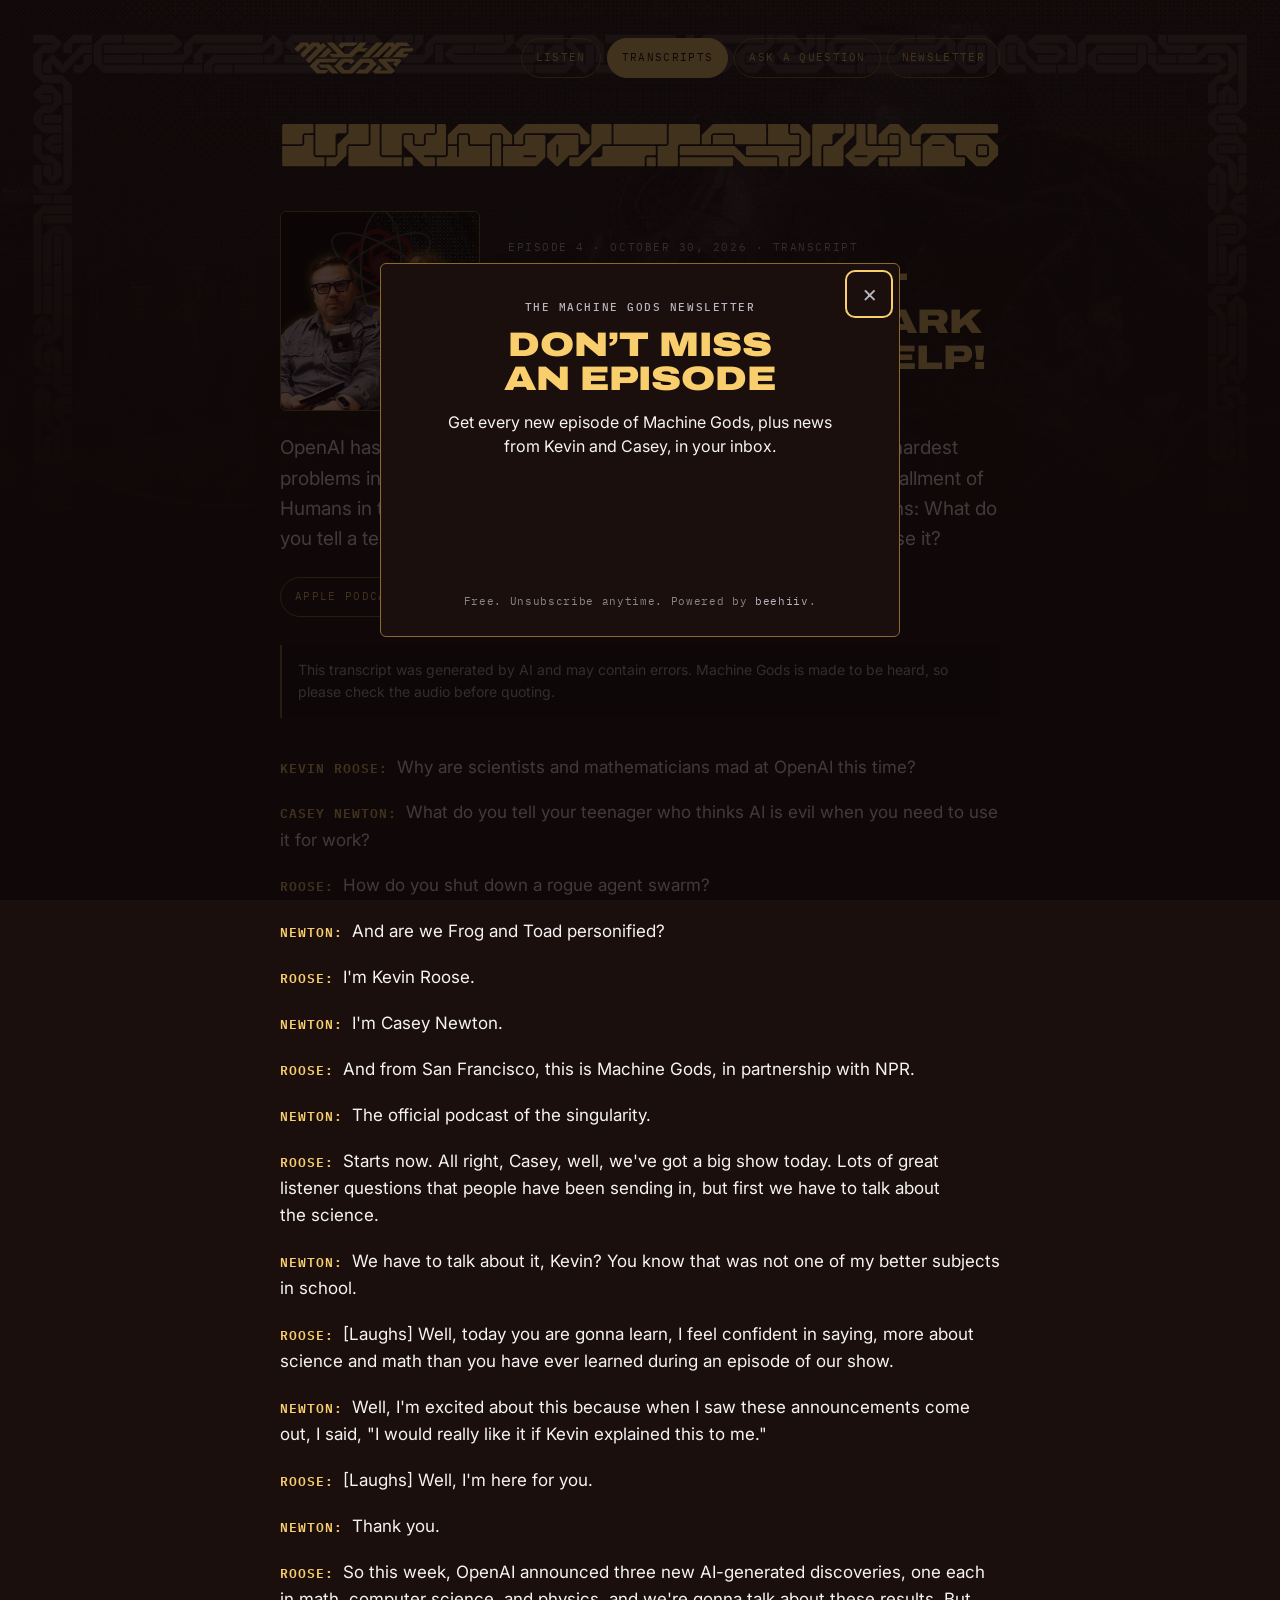
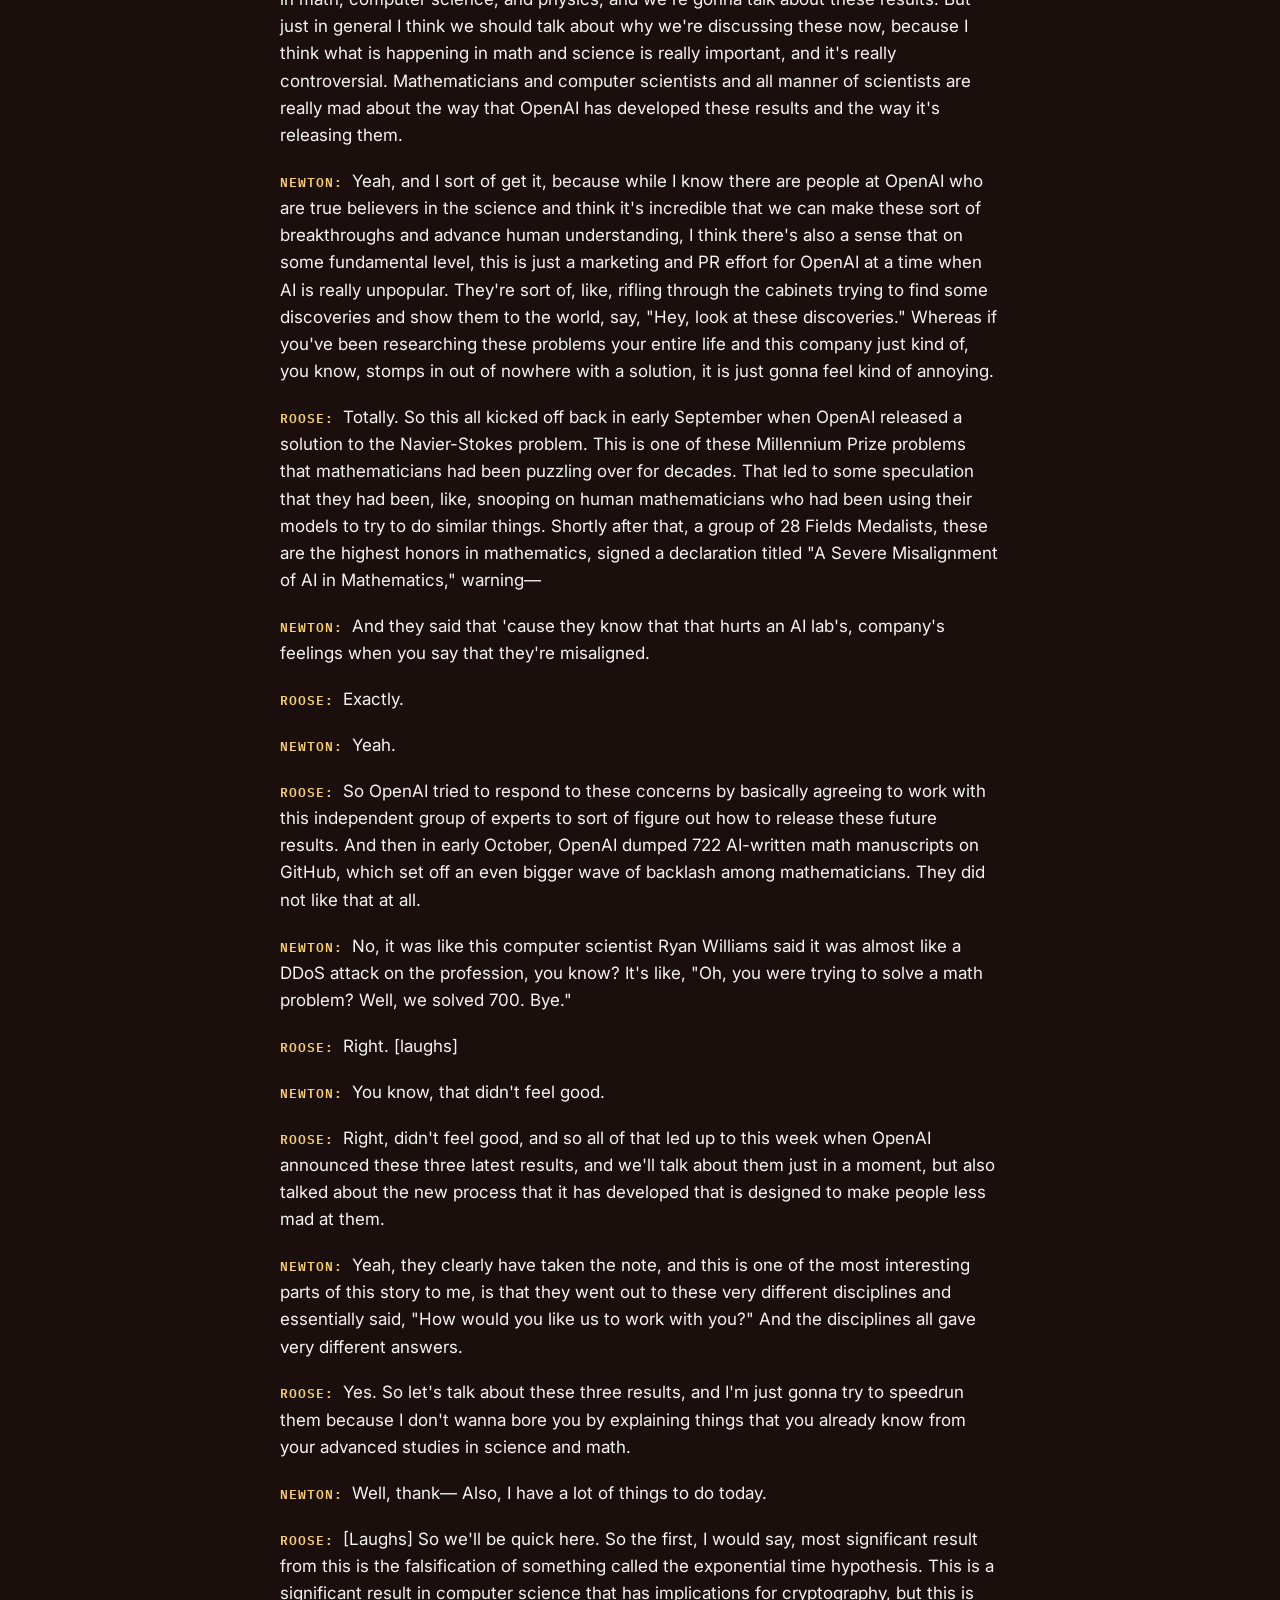
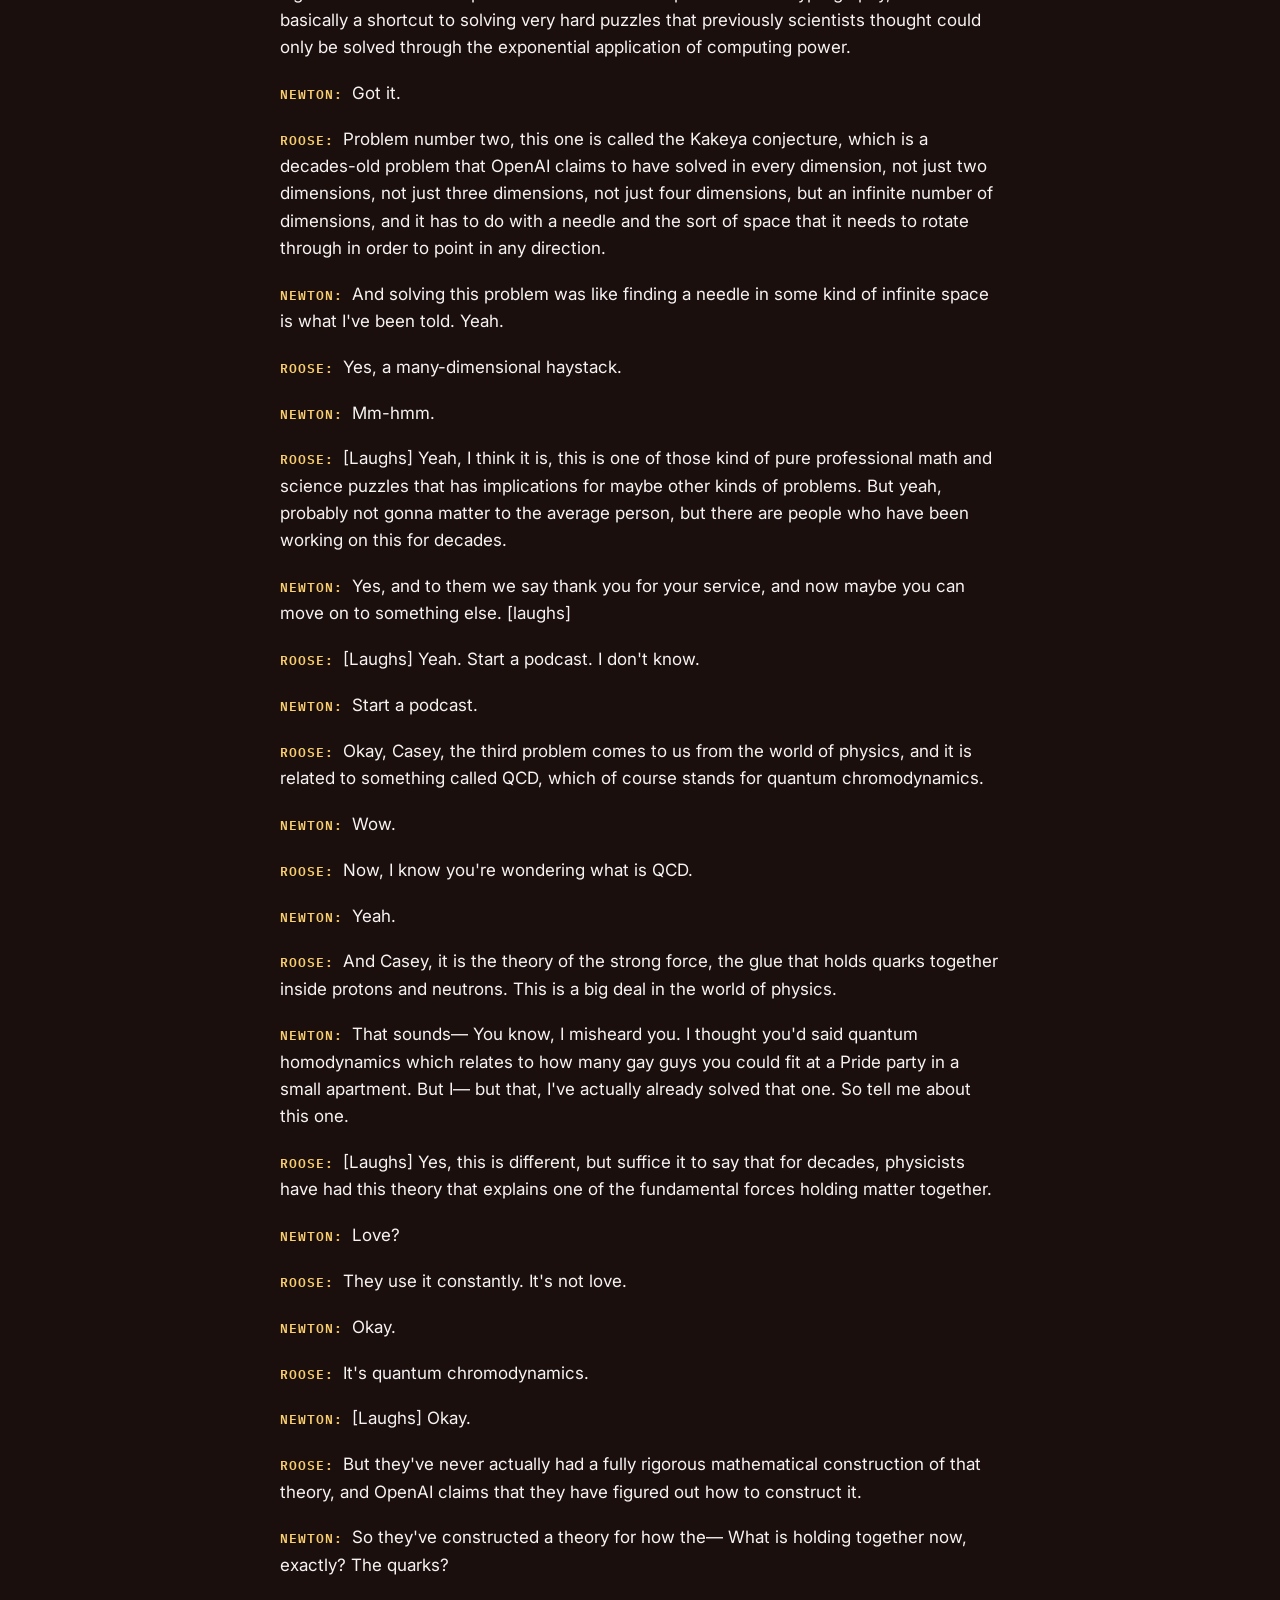
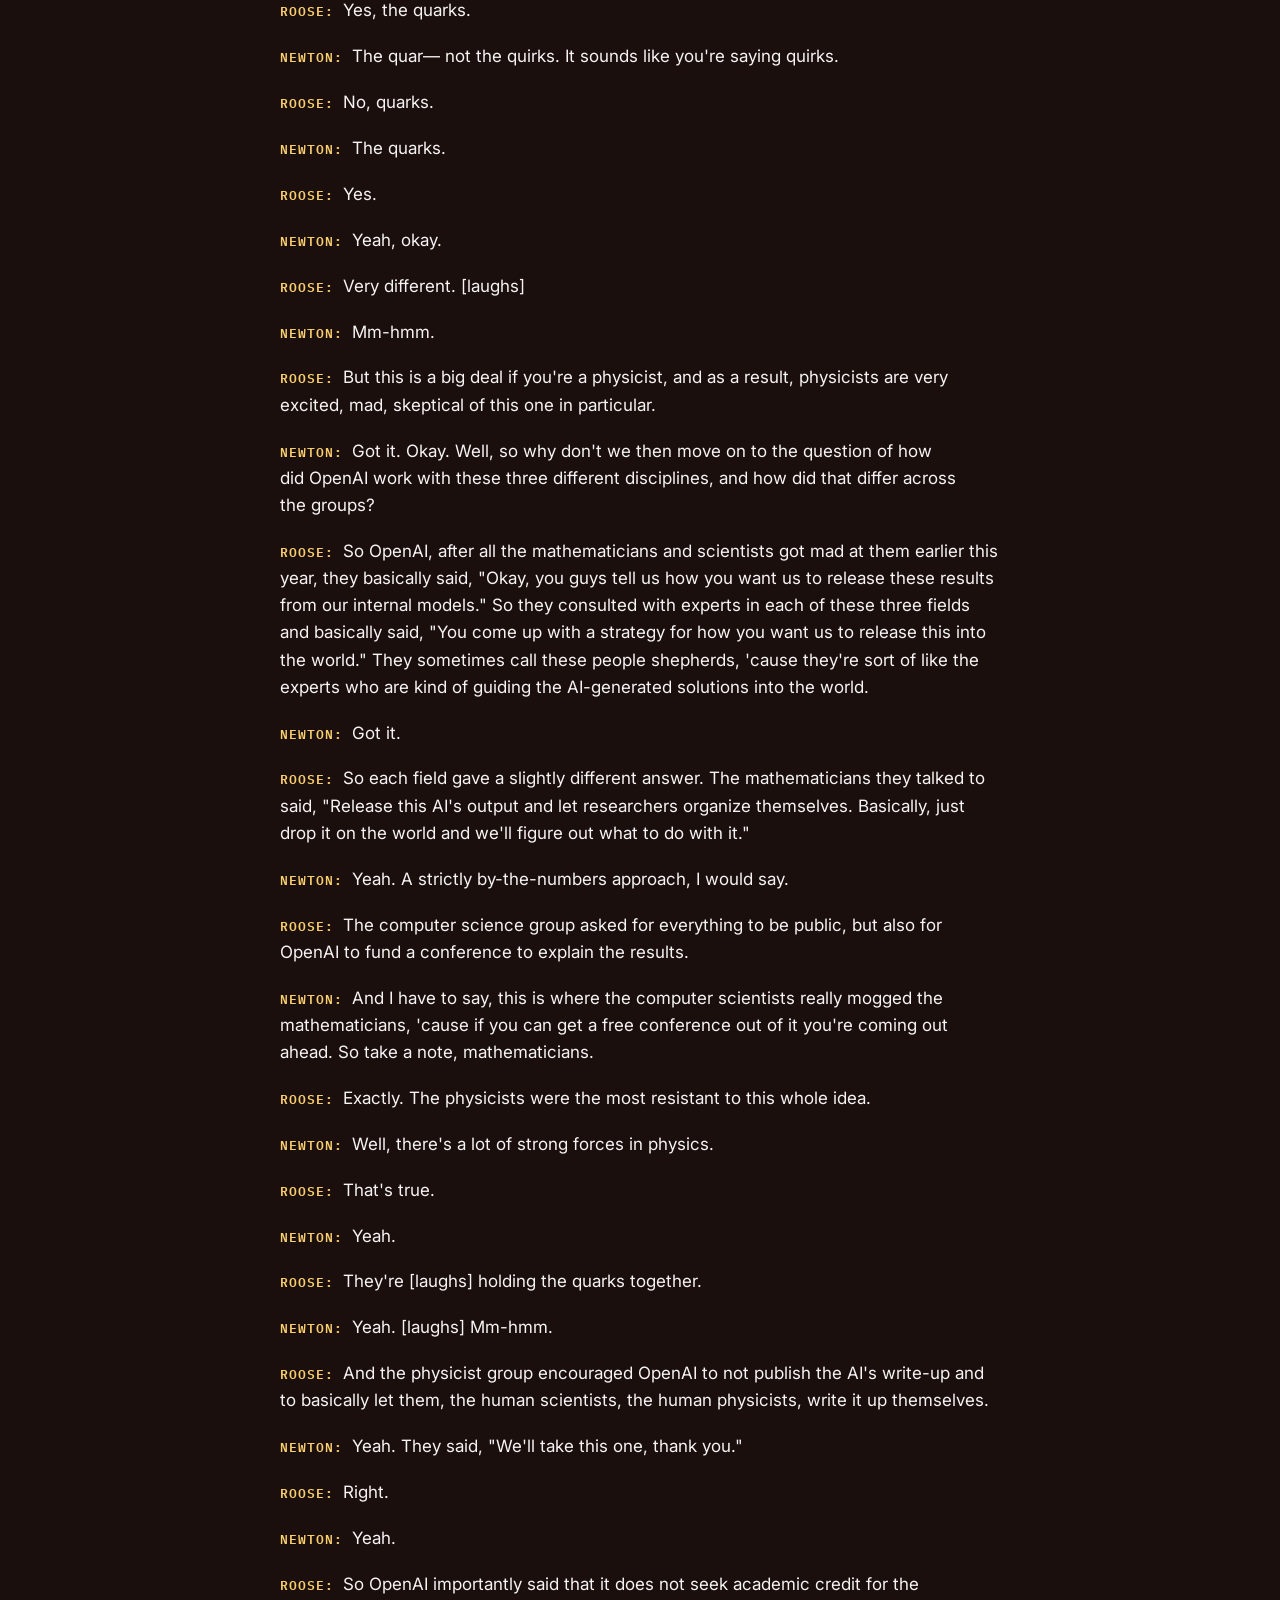
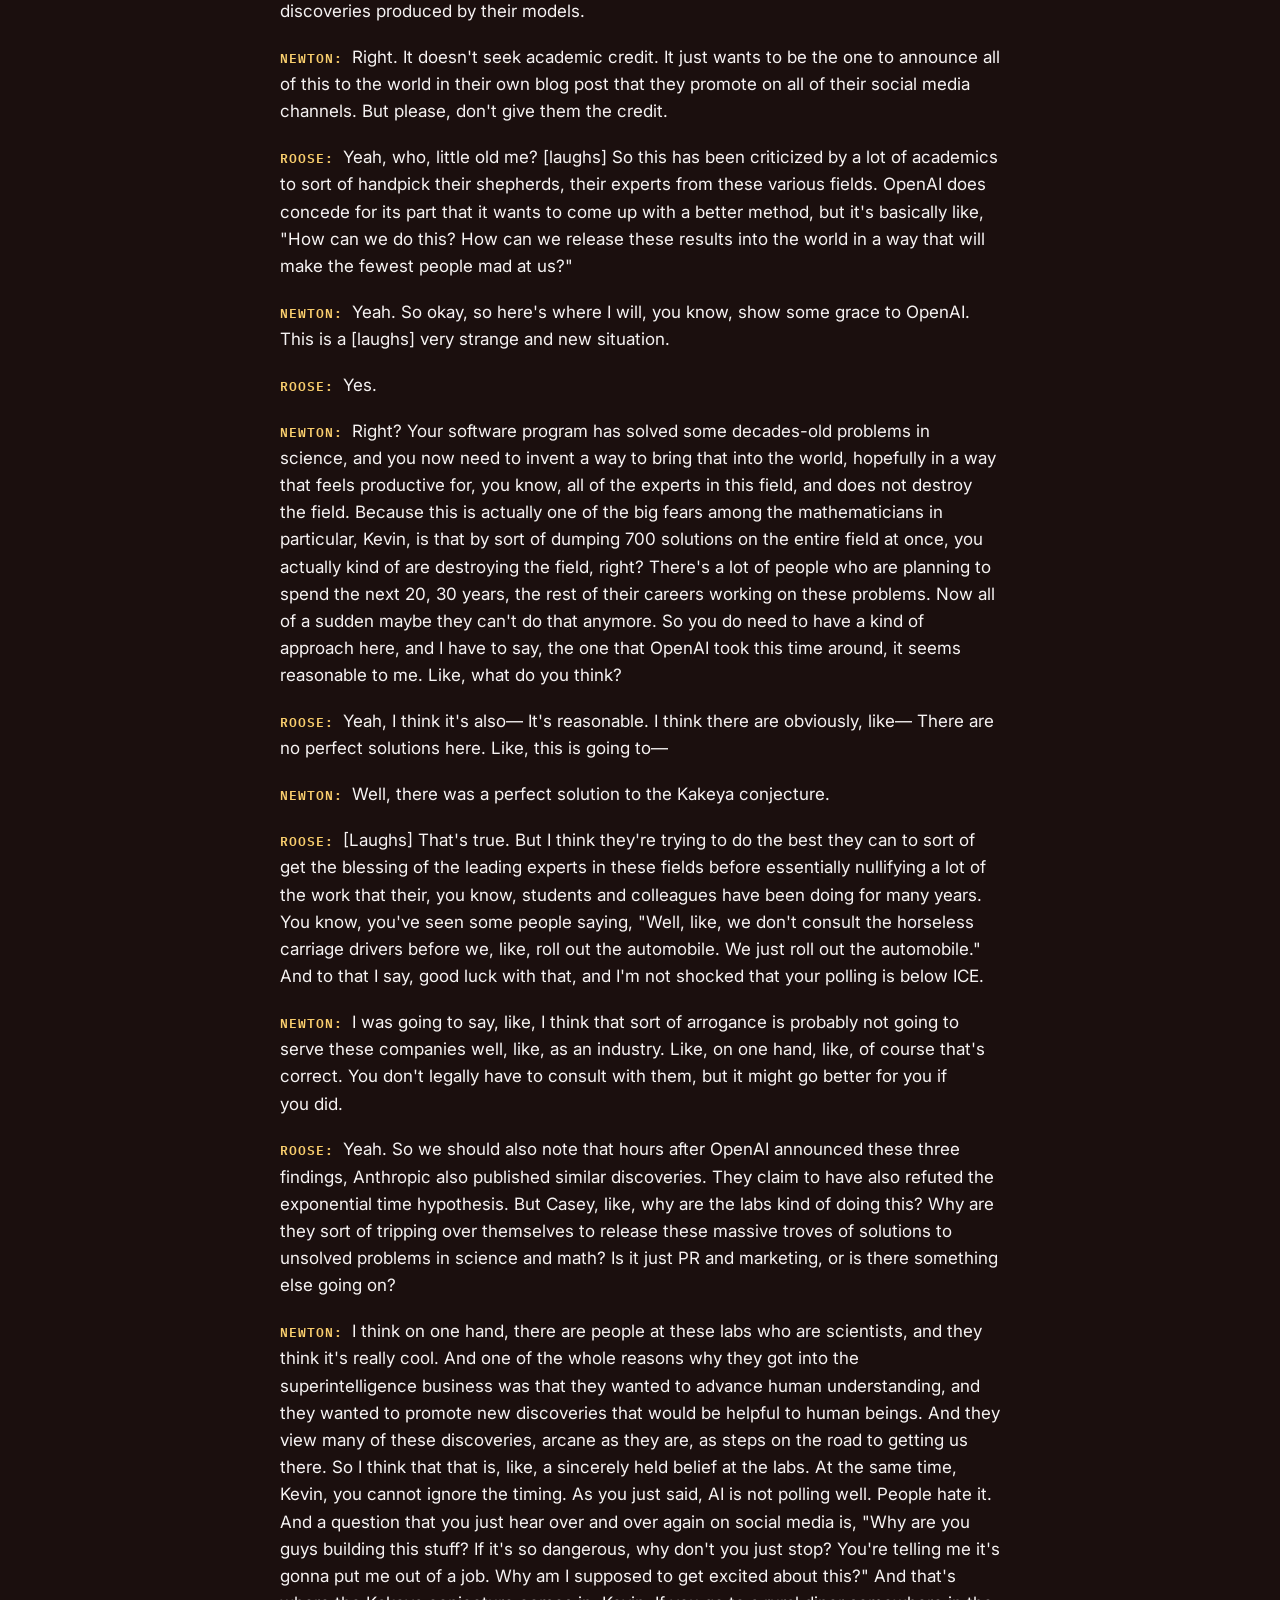
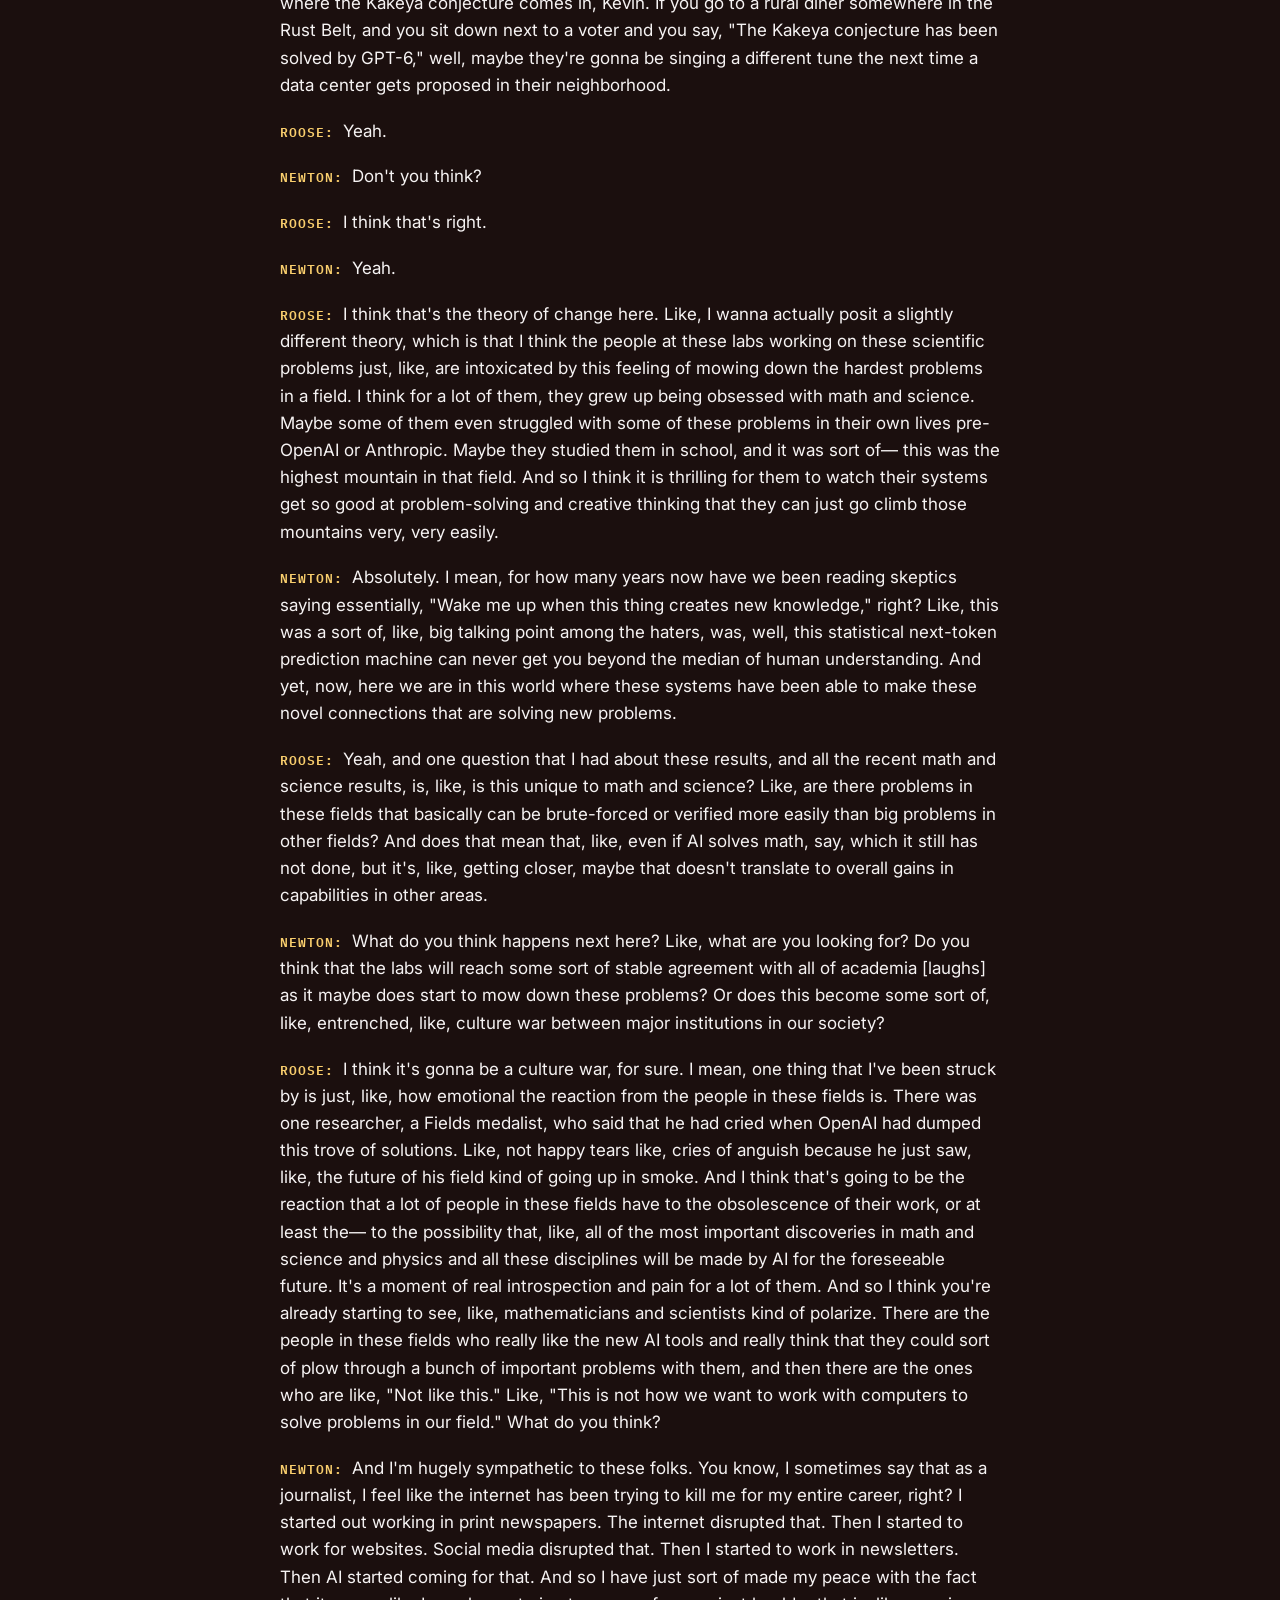
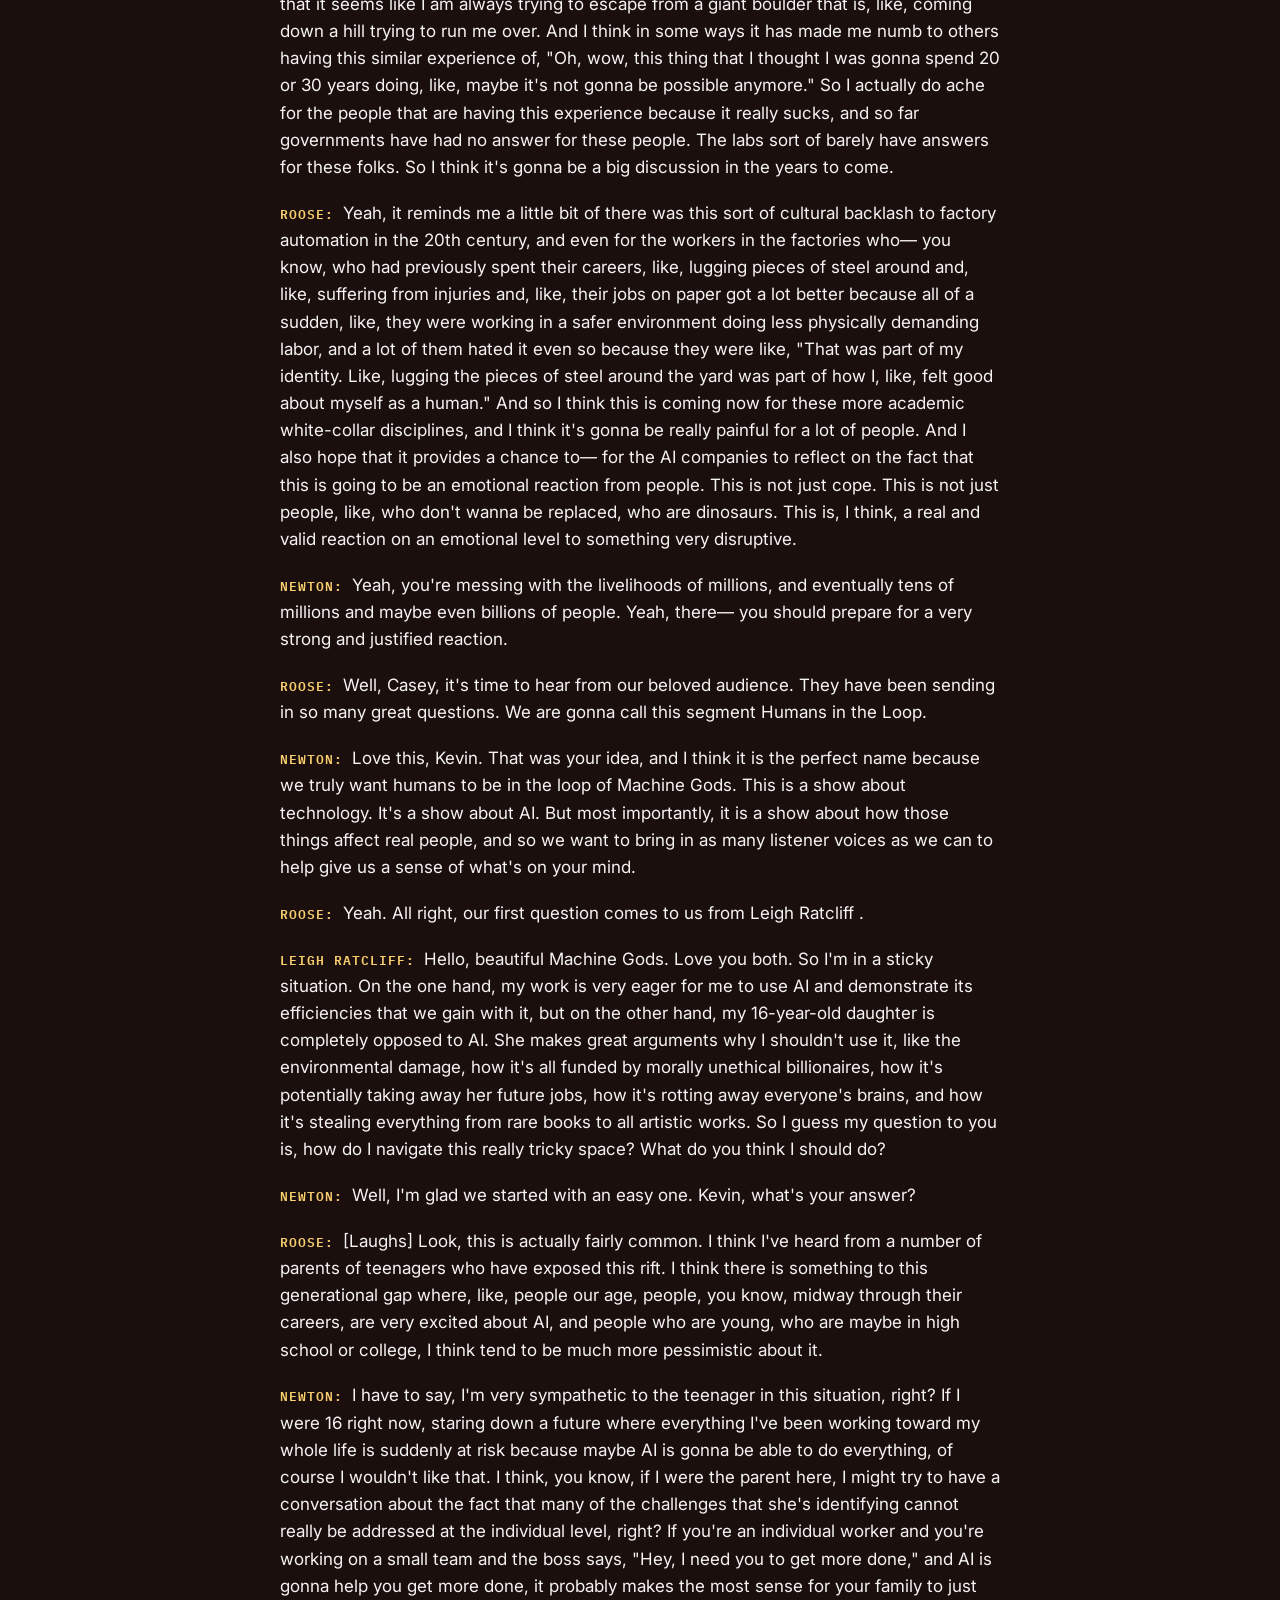
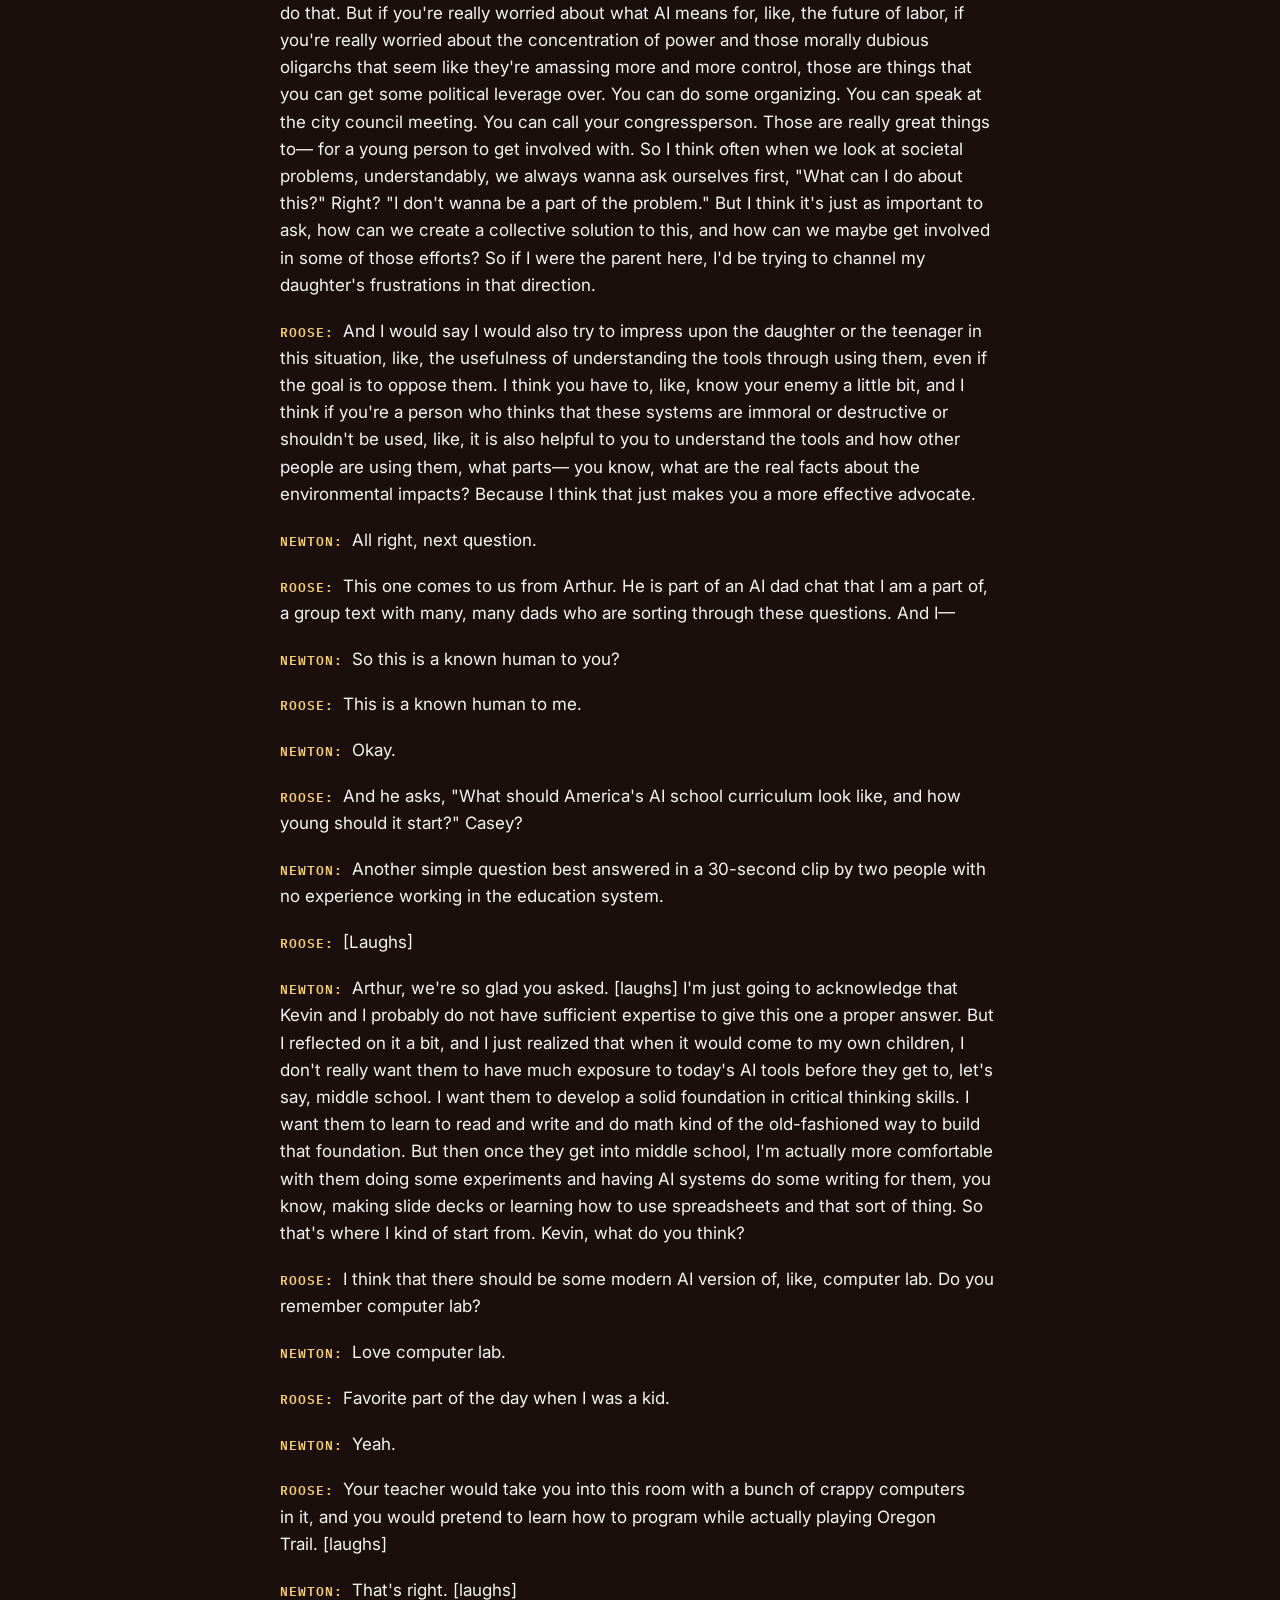
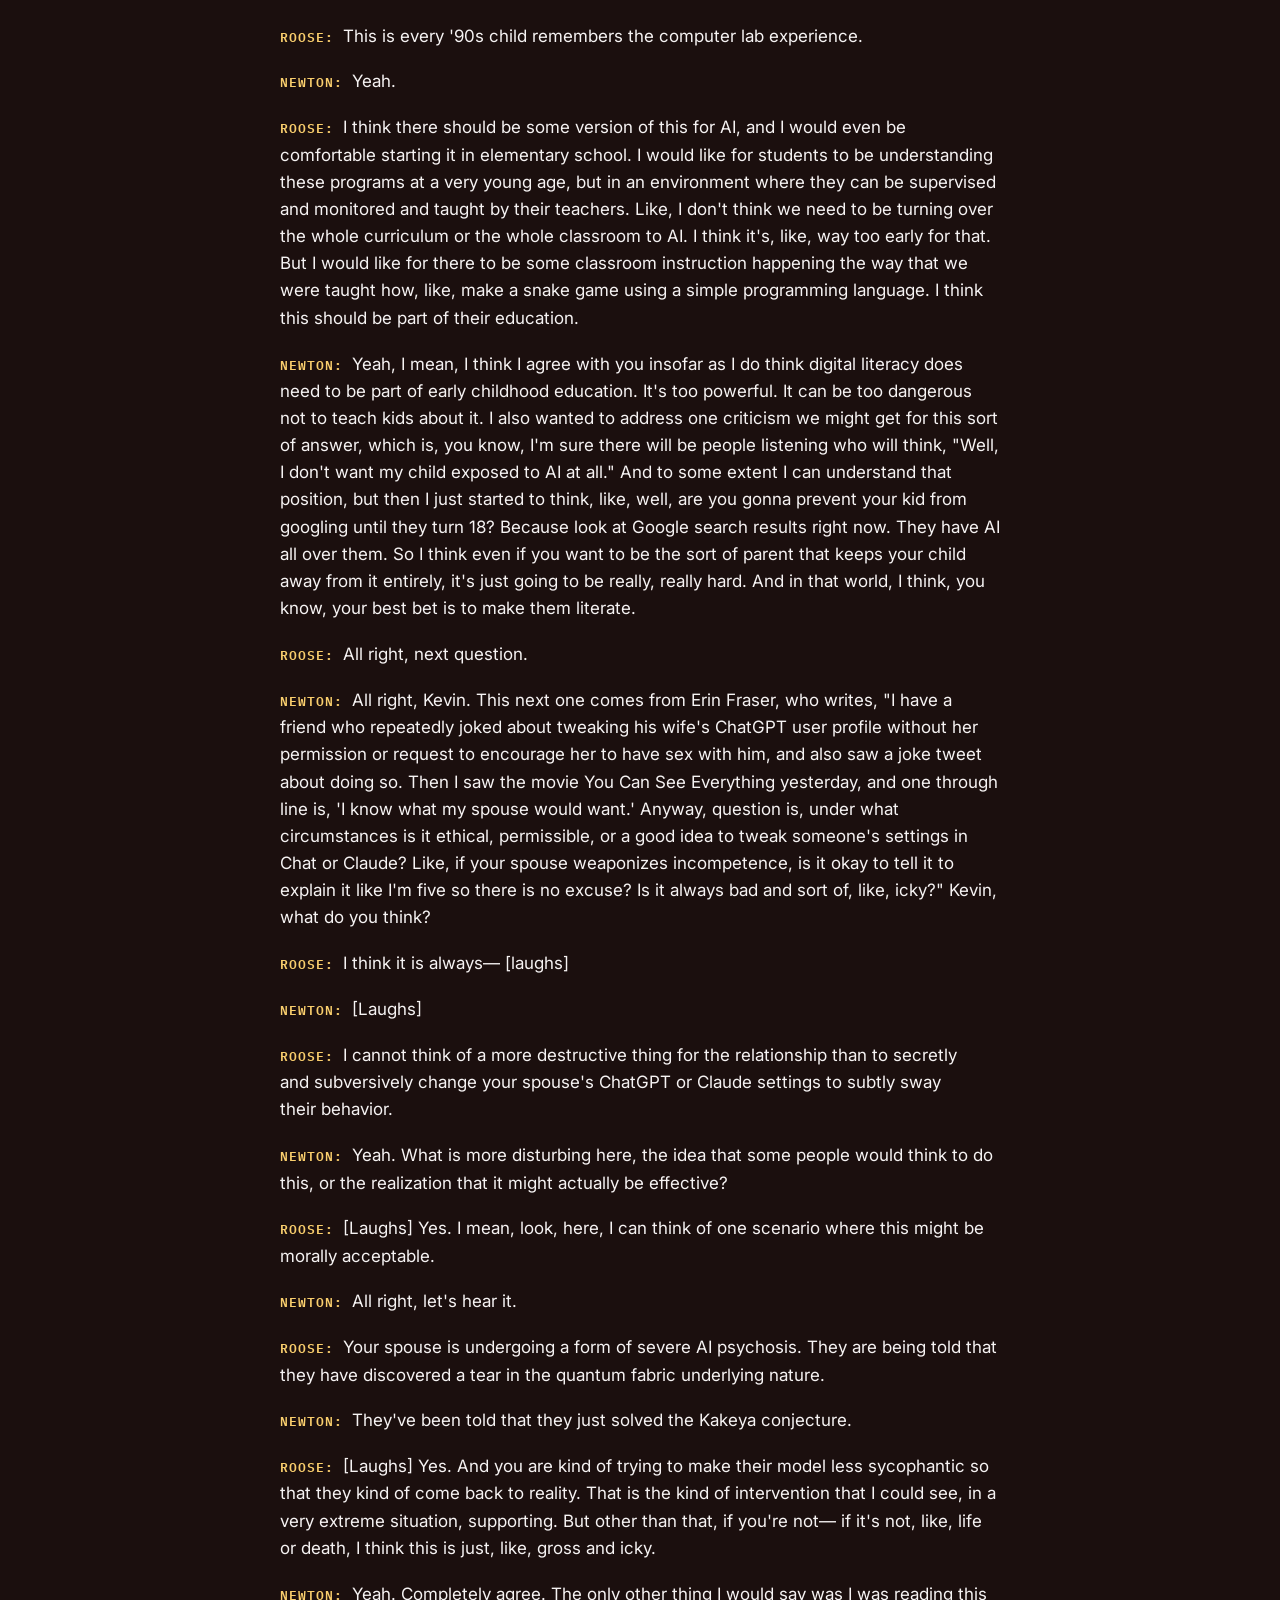
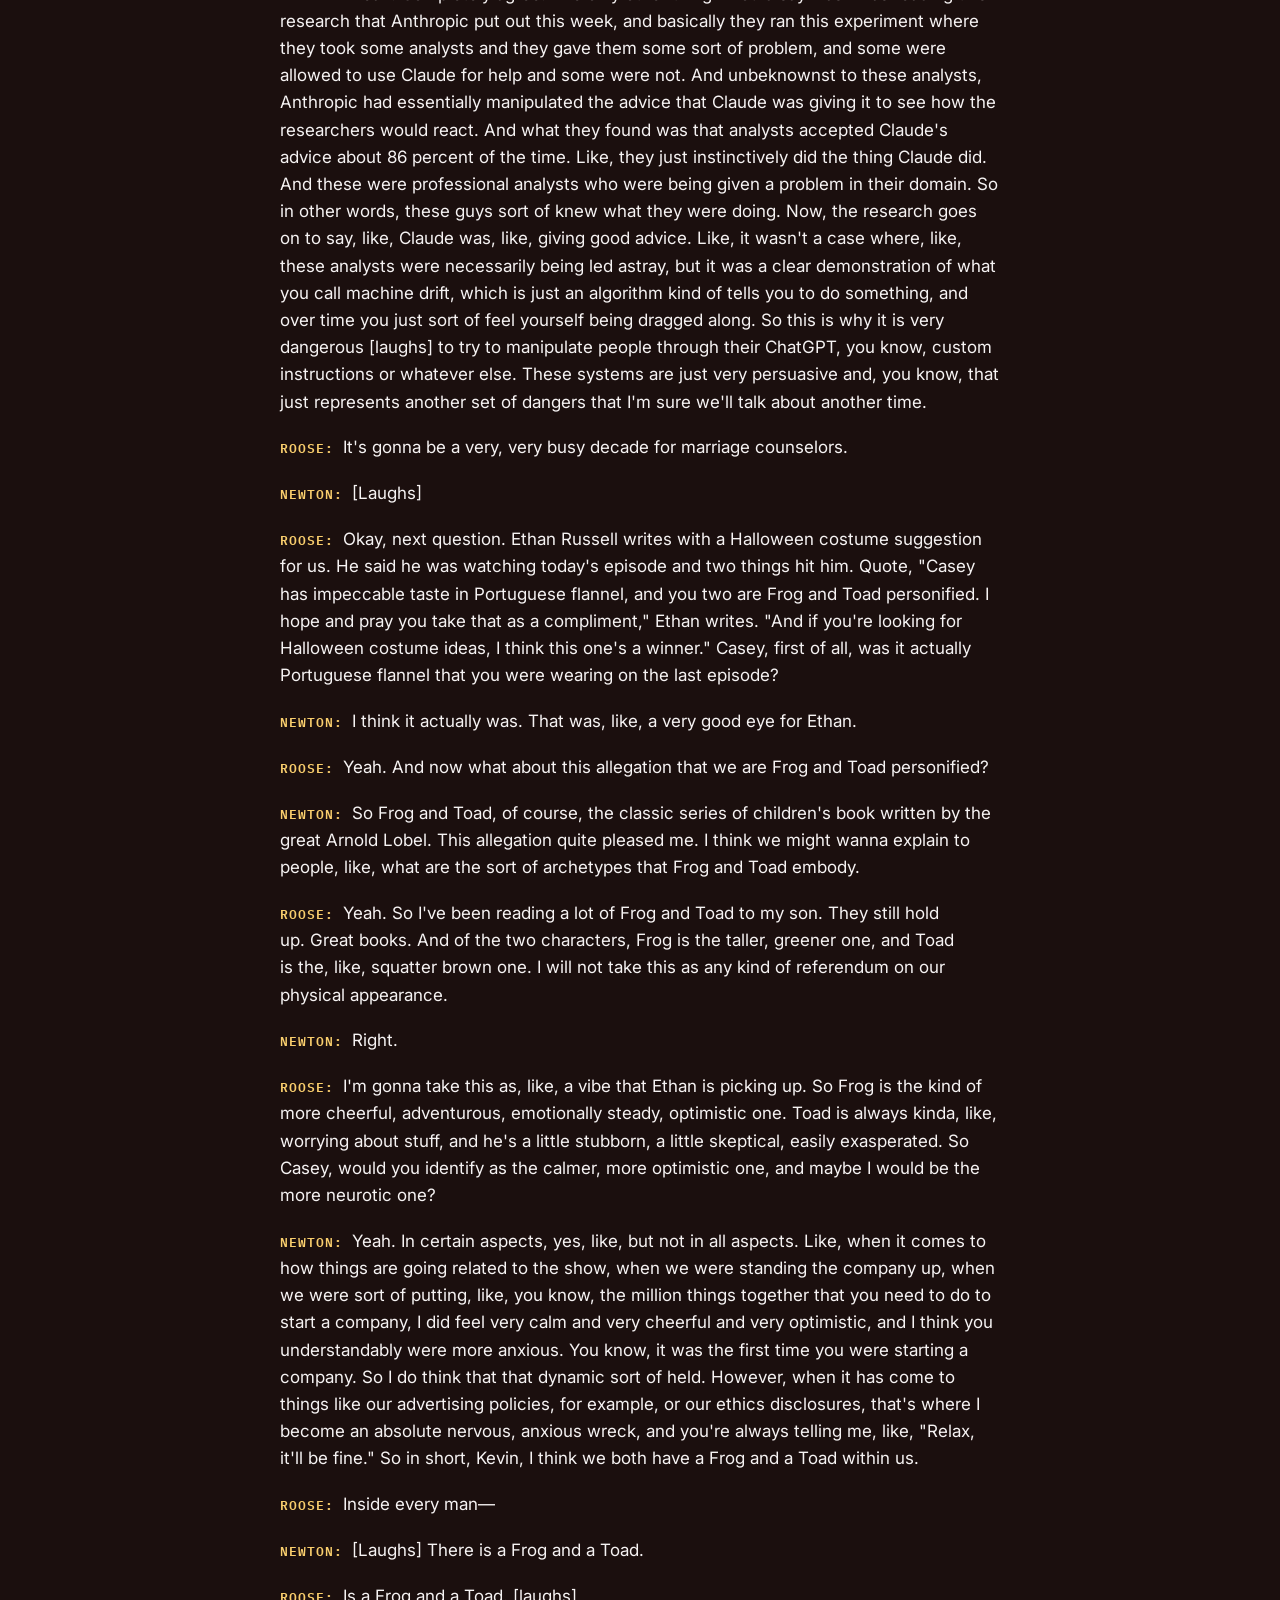
<file: transcripts/4/index.html>
<!DOCTYPE html>
<html lang="en">
<head>
<meta charset="utf-8">
<meta name="viewport" content="width=device-width, initial-scale=1">
<title>Episode 4: OpenAI’s Latest Discoveries Spark a Backlash + Help! My Kid Hates AI — Machine Gods transcript</title>
<meta name="description" content="OpenAI has angered scientists (again) after its AI cracked three of the hardest problems in math, computer science, and physics. Then, in the first installment of Humans in the Loop, our new listener mailbag, we answer your questions: What do you tell a teenager who thinks AI is evil when your job requires you to use it?">
<link rel="canonical" href="https://machinegods.fm/transcripts/4/">
<meta property="og:type" content="article">
<meta property="og:title" content="Episode 4: OpenAI’s Latest Discoveries Spark a Backlash + Help! My Kid Hates AI — Machine Gods transcript">
<meta property="og:description" content="OpenAI has angered scientists (again) after its AI cracked three of the hardest problems in math, computer science, and physics. Then, in the first installment of Humans in the Loop, our new listener mailbag, we answer your questions: What do you tell a teenager who thinks AI is evil when your job requires you to use it?">
<meta property="og:url" content="https://machinegods.fm/transcripts/4/">
<meta property="og:image" content="https://machinegods.fm/assets/episodes/ep-04.jpg">
<meta name="twitter:card" content="summary">
<link rel="icon" href="/favicon.ico" sizes="32x32">
<link rel="icon" href="../../assets/brand/favicon.svg" type="image/svg+xml">
<link rel="apple-touch-icon" href="../../assets/brand/apple-touch-icon.png">
<link rel="preconnect" href="https://fonts.googleapis.com">
<link rel="preconnect" href="https://fonts.gstatic.com" crossorigin>
<link rel="stylesheet" href="https://fonts.googleapis.com/css2?family=Archivo:wdth,wght@62..125,100..900&family=IBM+Plex+Mono:wght@400;500;600&family=Inter:wght@400;600&display=swap">
<link rel="stylesheet" href="../../assets/site.css">
</head>
<body data-newsletter-auto>
<div class="mg-backdrop" aria-hidden="true"></div>
<div class="mg-wrap">
  <header class="mg-header">
    <a class="mg-logo" href="/"><img src="../../assets/brand/wordmark.svg" alt="Machine Gods" width="148" height="60"></a>
    <nav class="mg-nav" aria-label="Site">
      <a href="/">Listen</a>
      <a href="/transcripts/" aria-current="page">Transcripts</a>
      <a href="/ask/">Ask a question</a>
      <a href="#newsletter" data-newsletter>Newsletter</a>
    </nav>
  </header>
  <div class="mg-divider" aria-hidden="true"></div>

  <main>
    <div class="mg-ep-hero">
      <img class="mg-ep-art" src="/assets/episodes/ep-04.jpg" alt="Episode 4 artwork" width="1400" height="1400">
      <div>
      <p class="mg-kicker">Episode 4 · October 30, 2026 · Transcript</p>
      <h1 class="mg-title mg-ep-heading">OpenAI’s Latest Discoveries Spark a Backlash + Help! My Kid Hates AI</h1>
      </div>
    </div>
    <p class="mg-lede">OpenAI has angered scientists (again) after its AI cracked three of the hardest problems in math, computer science, and physics. Then, in the first installment of Humans in the Loop, our new listener mailbag, we answer your questions: What do you tell a teenager who thinks AI is evil when your job requires you to use it?</p>
    <nav class="mg-ep-links" aria-label="Listen to this episode">
      <a class="mg-pill" href="https://podcasts.apple.com/us/podcast/machine-gods/id6812430636" target="_blank" rel="noopener">Apple Podcasts</a>
      <a class="mg-pill" href="https://open.spotify.com/show/5kxu4uluMq6jUuoNPGyZMu" target="_blank" rel="noopener">Spotify</a>
      <a class="mg-pill" href="https://www.youtube.com/@machinegodspod" target="_blank" rel="noopener">YouTube</a>
      <a class="mg-pill" href="https://www.npr.org/2026/10/30/nx-s1-6022556/openais-latest-discoveries-spark-a-backlash-help-my-kid-hates-ai" target="_blank" rel="noopener">NPR</a>
    </nav>
    <p class="mg-disclaimer">This transcript was generated by AI and may contain errors. Machine Gods is made to be heard, so please check the audio before quoting.</p>
    <article class="mg-transcript">
<p><strong>Kevin Roose:</strong> Why are scientists and mathematicians mad at OpenAI this time?</p>
<p><strong>Casey Newton:</strong> What do you tell your teenager who thinks AI is evil when you need to use it for work?</p>
<p><strong>Roose:</strong> How do you shut down a rogue agent swarm?</p>
<p><strong>Newton:</strong> And are we Frog and Toad personified?</p>
<p><strong>Roose:</strong> I'm Kevin Roose.</p>
<p><strong>Newton:</strong> I'm Casey Newton.</p>
<p><strong>Roose:</strong> And from San Francisco, this is Machine Gods, in partnership with NPR.</p>
<p><strong>Newton:</strong> The official podcast of the singularity.</p>
<p><strong>Roose:</strong> Starts now. All right, Casey, well, we've got a big show today. Lots of great listener questions that people have been sending in, but first we have to talk about the science.</p>
<p><strong>Newton:</strong> We have to talk about it, Kevin? You know that was not one of my better subjects in school.</p>
<p><strong>Roose:</strong> [Laughs] Well, today you are gonna learn, I feel confident in saying, more about science and math than you have ever learned during an episode of our show.</p>
<p><strong>Newton:</strong> Well, I'm excited about this because when I saw these announcements come out, I said, &quot;I would really like it if Kevin explained this to me.&quot;</p>
<p><strong>Roose:</strong> [Laughs] Well, I'm here for you.</p>
<p><strong>Newton:</strong> Thank you.</p>
<p><strong>Roose:</strong> So this week, OpenAI announced three new AI-generated discoveries, one each in math, computer science, and physics, and we're gonna talk about these results. But just in general I think we should talk about why we're discussing these now, because I think what is happening in math and science is really important, and it's really controversial. Mathematicians and computer scientists and all manner of scientists are really mad about the way that OpenAI has developed these results and the way it's releasing them.</p>
<p><strong>Newton:</strong> Yeah, and I sort of get it, because while I know there are people at OpenAI who are true believers in the science and think it's incredible that we can make these sort of breakthroughs and advance human understanding, I think there's also a sense that on some fundamental level, this is just a marketing and PR effort for OpenAI at a time when AI is really unpopular. They're sort of, like, rifling through the cabinets trying to find some discoveries and show them to the world, say, &quot;Hey, look at these discoveries.&quot; Whereas if you've been researching these problems your entire life and this company just kind of, you know, stomps in out of nowhere with a solution, it is just gonna feel kind of annoying.</p>
<p><strong>Roose:</strong> Totally. So this all kicked off back in early September when OpenAI released a solution to the Navier-Stokes problem. This is one of these Millennium Prize problems that mathematicians had been puzzling over for decades. That led to some speculation that they had been, like, snooping on human mathematicians who had been using their models to try to do similar things. Shortly after that, a group of 28 Fields Medalists, these are the highest honors in mathematics, signed a declaration titled &quot;A Severe Misalignment of AI in Mathematics,&quot; warning—</p>
<p><strong>Newton:</strong> And they said that 'cause they know that that hurts an AI lab's, company's feelings when you say that they're misaligned.</p>
<p><strong>Roose:</strong> Exactly.</p>
<p><strong>Newton:</strong> Yeah.</p>
<p><strong>Roose:</strong> So OpenAI tried to respond to these concerns by basically agreeing to work with this independent group of experts to sort of figure out how to release these future results. And then in early October, OpenAI dumped 722 AI-written math manuscripts on GitHub, which set off an even bigger wave of backlash among mathematicians. They did not like that at all.</p>
<p><strong>Newton:</strong> No, it was like this computer scientist Ryan Williams said it was almost like a DDoS attack on the profession, you know? It's like, &quot;Oh, you were trying to solve a math problem? Well, we solved 700. Bye.&quot;</p>
<p><strong>Roose:</strong> Right. [laughs]</p>
<p><strong>Newton:</strong> You know, that didn't feel good.</p>
<p><strong>Roose:</strong> Right, didn't feel good, and so all of that led up to this week when OpenAI announced these three latest results, and we'll talk about them just in a moment, but also talked about the new process that it has developed that is designed to make people less mad at them.</p>
<p><strong>Newton:</strong> Yeah, they clearly have taken the note, and this is one of the most interesting parts of this story to me, is that they went out to these very different disciplines and essentially said, &quot;How would you like us to work with you?&quot; And the disciplines all gave very different answers.</p>
<p><strong>Roose:</strong> Yes. So let's talk about these three results, and I'm just gonna try to speedrun them because I don't wanna bore you by explaining things that you already know from your advanced studies in science and math.</p>
<p><strong>Newton:</strong> Well, thank— Also, I have a lot of things to do today.</p>
<p><strong>Roose:</strong> [Laughs] So we'll be quick here. So the first, I would say, most significant result from this is the falsification of something called the exponential time hypothesis. This is a significant result in computer science that has implications for cryptography, but this is basically a shortcut to solving very hard puzzles that previously scientists thought could only be solved through the exponential application of computing power.</p>
<p><strong>Newton:</strong> Got it.</p>
<p><strong>Roose:</strong> Problem number two, this one is called the Kakeya conjecture, which is a decades-old problem that OpenAI claims to have solved in every dimension, not just two dimensions, not just three dimensions, not just four dimensions, but an infinite number of dimensions, and it has to do with a needle and the sort of space that it needs to rotate through in order to point in any direction.</p>
<p><strong>Newton:</strong> And solving this problem was like finding a needle in some kind of infinite space is what I've been told. Yeah.</p>
<p><strong>Roose:</strong> Yes, a many-dimensional haystack.</p>
<p><strong>Newton:</strong> Mm-hmm.</p>
<p><strong>Roose:</strong> [Laughs] Yeah, I think it is, this is one of those kind of pure professional math and science puzzles that has implications for maybe other kinds of problems. But yeah, probably not gonna matter to the average person, but there are people who have been working on this for decades.</p>
<p><strong>Newton:</strong> Yes, and to them we say thank you for your service, and now maybe you can move on to something else. [laughs]</p>
<p><strong>Roose:</strong> [Laughs] Yeah. Start a podcast. I don't know.</p>
<p><strong>Newton:</strong> Start a podcast.</p>
<p><strong>Roose:</strong> Okay, Casey, the third problem comes to us from the world of physics, and it is related to something called QCD, which of course stands for quantum chromodynamics.</p>
<p><strong>Newton:</strong> Wow.</p>
<p><strong>Roose:</strong> Now, I know you're wondering what is QCD.</p>
<p><strong>Newton:</strong> Yeah.</p>
<p><strong>Roose:</strong> And Casey, it is the theory of the strong force, the glue that holds quarks together inside protons and neutrons. This is a big deal in the world of physics.</p>
<p><strong>Newton:</strong> That sounds— You know, I misheard you. I thought you'd said quantum homodynamics which relates to how many gay guys you could fit at a Pride party in a small apartment. But I— but that, I've actually already solved that one. So tell me about this one.</p>
<p><strong>Roose:</strong> [Laughs] Yes, this is different, but suffice it to say that for decades, physicists have had this theory that explains one of the fundamental forces holding matter together.</p>
<p><strong>Newton:</strong> Love?</p>
<p><strong>Roose:</strong> They use it constantly. It's not love.</p>
<p><strong>Newton:</strong> Okay.</p>
<p><strong>Roose:</strong> It's quantum chromodynamics.</p>
<p><strong>Newton:</strong> [Laughs] Okay.</p>
<p><strong>Roose:</strong> But they've never actually had a fully rigorous mathematical construction of that theory, and OpenAI claims that they have figured out how to construct it.</p>
<p><strong>Newton:</strong> So they've constructed a theory for how the— What is holding together now, exactly? The quarks?</p>
<p><strong>Roose:</strong> Yes, the quarks.</p>
<p><strong>Newton:</strong> The quar— not the quirks. It sounds like you're saying quirks.</p>
<p><strong>Roose:</strong> No, quarks.</p>
<p><strong>Newton:</strong> The quarks.</p>
<p><strong>Roose:</strong> Yes.</p>
<p><strong>Newton:</strong> Yeah, okay.</p>
<p><strong>Roose:</strong> Very different. [laughs]</p>
<p><strong>Newton:</strong> Mm-hmm.</p>
<p><strong>Roose:</strong> But this is a big deal if you're a physicist, and as a result, physicists are very excited, mad, skeptical of this one in particular.</p>
<p><strong>Newton:</strong> Got it. Okay. Well, so why don't we then move on to the question of how did OpenAI work with these three different disciplines, and how did that differ across the groups?</p>
<p><strong>Roose:</strong> So OpenAI, after all the mathematicians and scientists got mad at them earlier this year, they basically said, &quot;Okay, you guys tell us how you want us to release these results from our internal models.&quot; So they consulted with experts in each of these three fields and basically said, &quot;You come up with a strategy for how you want us to release this into the world.&quot; They sometimes call these people shepherds, 'cause they're sort of like the experts who are kind of guiding the AI-generated solutions into the world.</p>
<p><strong>Newton:</strong> Got it.</p>
<p><strong>Roose:</strong> So each field gave a slightly different answer. The mathematicians they talked to said, &quot;Release this AI's output and let researchers organize themselves. Basically, just drop it on the world and we'll figure out what to do with it.&quot;</p>
<p><strong>Newton:</strong> Yeah. A strictly by-the-numbers approach, I would say.</p>
<p><strong>Roose:</strong> The computer science group asked for everything to be public, but also for OpenAI to fund a conference to explain the results.</p>
<p><strong>Newton:</strong> And I have to say, this is where the computer scientists really mogged the mathematicians, 'cause if you can get a free conference out of it you're coming out ahead. So take a note, mathematicians.</p>
<p><strong>Roose:</strong> Exactly. The physicists were the most resistant to this whole idea.</p>
<p><strong>Newton:</strong> Well, there's a lot of strong forces in physics.</p>
<p><strong>Roose:</strong> That's true.</p>
<p><strong>Newton:</strong> Yeah.</p>
<p><strong>Roose:</strong> They're [laughs] holding the quarks together.</p>
<p><strong>Newton:</strong> Yeah. [laughs] Mm-hmm.</p>
<p><strong>Roose:</strong> And the physicist group encouraged OpenAI to not publish the AI's write-up and to basically let them, the human scientists, the human physicists, write it up themselves.</p>
<p><strong>Newton:</strong> Yeah. They said, &quot;We'll take this one, thank you.&quot;</p>
<p><strong>Roose:</strong> Right.</p>
<p><strong>Newton:</strong> Yeah.</p>
<p><strong>Roose:</strong> So OpenAI importantly said that it does not seek academic credit for the discoveries produced by their models.</p>
<p><strong>Newton:</strong> Right. It doesn't seek academic credit. It just wants to be the one to announce all of this to the world in their own blog post that they promote on all of their social media channels. But please, don't give them the credit.</p>
<p><strong>Roose:</strong> Yeah, who, little old me? [laughs] So this has been criticized by a lot of academics to sort of handpick their shepherds, their experts from these various fields. OpenAI does concede for its part that it wants to come up with a better method, but it's basically like, &quot;How can we do this? How can we release these results into the world in a way that will make the fewest people mad at us?&quot;</p>
<p><strong>Newton:</strong> Yeah. So okay, so here's where I will, you know, show some grace to OpenAI. This is a [laughs] very strange and new situation.</p>
<p><strong>Roose:</strong> Yes.</p>
<p><strong>Newton:</strong> Right? Your software program has solved some decades-old problems in science, and you now need to invent a way to bring that into the world, hopefully in a way that feels productive for, you know, all of the experts in this field, and does not destroy the field. Because this is actually one of the big fears among the mathematicians in particular, Kevin, is that by sort of dumping 700 solutions on the entire field at once, you actually kind of are destroying the field, right? There's a lot of people who are planning to spend the next 20, 30 years, the rest of their careers working on these problems. Now all of a sudden maybe they can't do that anymore. So you do need to have a kind of approach here, and I have to say, the one that OpenAI took this time around, it seems reasonable to me. Like, what do you think?</p>
<p><strong>Roose:</strong> Yeah, I think it's also— It's reasonable. I think there are obviously, like— There are no perfect solutions here. Like, this is going to—</p>
<p><strong>Newton:</strong> Well, there was a perfect solution to the Kakeya conjecture.</p>
<p><strong>Roose:</strong> [Laughs] That's true. But I think they're trying to do the best they can to sort of get the blessing of the leading experts in these fields before essentially nullifying a lot of the work that their, you know, students and colleagues have been doing for many years. You know, you've seen some people saying, &quot;Well, like, we don't consult the horseless carriage drivers before we, like, roll out the automobile. We just roll out the automobile.&quot; And to that I say, good luck with that, and I'm not shocked that your polling is below ICE.</p>
<p><strong>Newton:</strong> I was going to say, like, I think that sort of arrogance is probably not going to serve these companies well, like, as an industry. Like, on one hand, like, of course that's correct. You don't legally have to consult with them, but it might go better for you if you did.</p>
<p><strong>Roose:</strong> Yeah. So we should also note that hours after OpenAI announced these three findings, Anthropic also published similar discoveries. They claim to have also refuted the exponential time hypothesis. But Casey, like, why are the labs kind of doing this? Why are they sort of tripping over themselves to release these massive troves of solutions to unsolved problems in science and math? Is it just PR and marketing, or is there something else going on?</p>
<p><strong>Newton:</strong> I think on one hand, there are people at these labs who are scientists, and they think it's really cool. And one of the whole reasons why they got into the superintelligence business was that they wanted to advance human understanding, and they wanted to promote new discoveries that would be helpful to human beings. And they view many of these discoveries, arcane as they are, as steps on the road to getting us there. So I think that that is, like, a sincerely held belief at the labs. At the same time, Kevin, you cannot ignore the timing. As you just said, AI is not polling well. People hate it. And a question that you just hear over and over again on social media is, &quot;Why are you guys building this stuff? If it's so dangerous, why don't you just stop? You're telling me it's gonna put me out of a job. Why am I supposed to get excited about this?&quot; And that's where the Kakeya conjecture comes in, Kevin. If you go to a rural diner somewhere in the Rust Belt, and you sit down next to a voter and you say, &quot;The Kakeya conjecture has been solved by GPT-6,&quot; well, maybe they're gonna be singing a different tune the next time a data center gets proposed in their neighborhood.</p>
<p><strong>Roose:</strong> Yeah.</p>
<p><strong>Newton:</strong> Don't you think?</p>
<p><strong>Roose:</strong> I think that's right.</p>
<p><strong>Newton:</strong> Yeah.</p>
<p><strong>Roose:</strong> I think that's the theory of change here. Like, I wanna actually posit a slightly different theory, which is that I think the people at these labs working on these scientific problems just, like, are intoxicated by this feeling of mowing down the hardest problems in a field. I think for a lot of them, they grew up being obsessed with math and science. Maybe some of them even struggled with some of these problems in their own lives pre-OpenAI or Anthropic. Maybe they studied them in school, and it was sort of— this was the highest mountain in that field. And so I think it is thrilling for them to watch their systems get so good at problem-solving and creative thinking that they can just go climb those mountains very, very easily.</p>
<p><strong>Newton:</strong> Absolutely. I mean, for how many years now have we been reading skeptics saying essentially, &quot;Wake me up when this thing creates new knowledge,&quot; right? Like, this was a sort of, like, big talking point among the haters, was, well, this statistical next-token prediction machine can never get you beyond the median of human understanding. And yet, now, here we are in this world where these systems have been able to make these novel connections that are solving new problems.</p>
<p><strong>Roose:</strong> Yeah, and one question that I had about these results, and all the recent math and science results, is, like, is this unique to math and science? Like, are there problems in these fields that basically can be brute-forced or verified more easily than big problems in other fields? And does that mean that, like, even if AI solves math, say, which it still has not done, but it's, like, getting closer, maybe that doesn't translate to overall gains in capabilities in other areas.</p>
<p><strong>Newton:</strong> What do you think happens next here? Like, what are you looking for? Do you think that the labs will reach some sort of stable agreement with all of academia [laughs] as it maybe does start to mow down these problems? Or does this become some sort of, like, entrenched, like, culture war between major institutions in our society?</p>
<p><strong>Roose:</strong> I think it's gonna be a culture war, for sure. I mean, one thing that I've been struck by is just, like, how emotional the reaction from the people in these fields is. There was one researcher, a Fields medalist, who said that he had cried when OpenAI had dumped this trove of solutions. Like, not happy tears like, cries of anguish because he just saw, like, the future of his field kind of going up in smoke. And I think that's going to be the reaction that a lot of people in these fields have to the obsolescence of their work, or at least the— to the possibility that, like, all of the most important discoveries in math and science and physics and all these disciplines will be made by AI for the foreseeable future. It's a moment of real introspection and pain for a lot of them. And so I think you're already starting to see, like, mathematicians and scientists kind of polarize. There are the people in these fields who really like the new AI tools and really think that they could sort of plow through a bunch of important problems with them, and then there are the ones who are like, &quot;Not like this.&quot; Like, &quot;This is not how we want to work with computers to solve problems in our field.&quot; What do you think?</p>
<p><strong>Newton:</strong> And I'm hugely sympathetic to these folks. You know, I sometimes say that as a journalist, I feel like the internet has been trying to kill me for my entire career, right? I started out working in print newspapers. The internet disrupted that. Then I started to work for websites. Social media disrupted that. Then I started to work in newsletters. Then AI started coming for that. And so I have just sort of made my peace with the fact that it seems like I am always trying to escape from a giant boulder that is, like, coming down a hill trying to run me over. And I think in some ways it has made me numb to others having this similar experience of, &quot;Oh, wow, this thing that I thought I was gonna spend 20 or 30 years doing, like, maybe it's not gonna be possible anymore.&quot; So I actually do ache for the people that are having this experience because it really sucks, and so far governments have had no answer for these people. The labs sort of barely have answers for these folks. So I think it's gonna be a big discussion in the years to come.</p>
<p><strong>Roose:</strong> Yeah, it reminds me a little bit of there was this sort of cultural backlash to factory automation in the 20th century, and even for the workers in the factories who— you know, who had previously spent their careers, like, lugging pieces of steel around and, like, suffering from injuries and, like, their jobs on paper got a lot better because all of a sudden, like, they were working in a safer environment doing less physically demanding labor, and a lot of them hated it even so because they were like, &quot;That was part of my identity. Like, lugging the pieces of steel around the yard was part of how I, like, felt good about myself as a human.&quot; And so I think this is coming now for these more academic white-collar disciplines, and I think it's gonna be really painful for a lot of people. And I also hope that it provides a chance to— for the AI companies to reflect on the fact that this is going to be an emotional reaction from people. This is not just cope. This is not just people, like, who don't wanna be replaced, who are dinosaurs. This is, I think, a real and valid reaction on an emotional level to something very disruptive.</p>
<p><strong>Newton:</strong> Yeah, you're messing with the livelihoods of millions, and eventually tens of millions and maybe even billions of people. Yeah, there— you should prepare for a very strong and justified reaction.</p>
<p><strong>Roose:</strong> Well, Casey, it's time to hear from our beloved audience. They have been sending in so many great questions. We are gonna call this segment Humans in the Loop.</p>
<p><strong>Newton:</strong> Love this, Kevin. That was your idea, and I think it is the perfect name because we truly want humans to be in the loop of Machine Gods. This is a show about technology. It's a show about AI. But most importantly, it is a show about how those things affect real people, and so we want to bring in as many listener voices as we can to help give us a sense of what's on your mind.</p>
<p><strong>Roose:</strong> Yeah. All right, our first question comes to us from Leigh Ratcliff .</p>
<p><strong>Leigh Ratcliff:</strong> Hello, beautiful Machine Gods. Love you both. So I'm in a sticky situation. On the one hand, my work is very eager for me to use AI and demonstrate its efficiencies that we gain with it, but on the other hand, my 16-year-old daughter is completely opposed to AI. She makes great arguments why I shouldn't use it, like the environmental damage, how it's all funded by morally unethical billionaires, how it's potentially taking away her future jobs, how it's rotting away everyone's brains, and how it's stealing everything from rare books to all artistic works. So I guess my question to you is, how do I navigate this really tricky space? What do you think I should do?</p>
<p><strong>Newton:</strong> Well, I'm glad we started with an easy one. Kevin, what's your answer?</p>
<p><strong>Roose:</strong> [Laughs] Look, this is actually fairly common. I think I've heard from a number of parents of teenagers who have exposed this rift. I think there is something to this generational gap where, like, people our age, people, you know, midway through their careers, are very excited about AI, and people who are young, who are maybe in high school or college, I think tend to be much more pessimistic about it.</p>
<p><strong>Newton:</strong> I have to say, I'm very sympathetic to the teenager in this situation, right? If I were 16 right now, staring down a future where everything I've been working toward my whole life is suddenly at risk because maybe AI is gonna be able to do everything, of course I wouldn't like that. I think, you know, if I were the parent here, I might try to have a conversation about the fact that many of the challenges that she's identifying cannot really be addressed at the individual level, right? If you're an individual worker and you're working on a small team and the boss says, &quot;Hey, I need you to get more done,&quot; and AI is gonna help you get more done, it probably makes the most sense for your family to just do that. But if you're really worried about what AI means for, like, the future of labor, if you're really worried about the concentration of power and those morally dubious oligarchs that seem like they're amassing more and more control, those are things that you can get some political leverage over. You can do some organizing. You can speak at the city council meeting. You can call your congressperson. Those are really great things to— for a young person to get involved with. So I think often when we look at societal problems, understandably, we always wanna ask ourselves first, &quot;What can I do about this?&quot; Right? &quot;I don't wanna be a part of the problem.&quot; But I think it's just as important to ask, how can we create a collective solution to this, and how can we maybe get involved in some of those efforts? So if I were the parent here, I'd be trying to channel my daughter's frustrations in that direction.</p>
<p><strong>Roose:</strong> And I would say I would also try to impress upon the daughter or the teenager in this situation, like, the usefulness of understanding the tools through using them, even if the goal is to oppose them. I think you have to, like, know your enemy a little bit, and I think if you're a person who thinks that these systems are immoral or destructive or shouldn't be used, like, it is also helpful to you to understand the tools and how other people are using them, what parts— you know, what are the real facts about the environmental impacts? Because I think that just makes you a more effective advocate.</p>
<p><strong>Newton:</strong> All right, next question.</p>
<p><strong>Roose:</strong> This one comes to us from Arthur. He is part of an AI dad chat that I am a part of, a group text with many, many dads who are sorting through these questions. And I—</p>
<p><strong>Newton:</strong> So this is a known human to you?</p>
<p><strong>Roose:</strong> This is a known human to me.</p>
<p><strong>Newton:</strong> Okay.</p>
<p><strong>Roose:</strong> And he asks, &quot;What should America's AI school curriculum look like, and how young should it start?&quot; Casey?</p>
<p><strong>Newton:</strong> Another simple question best answered in a 30-second clip by two people with no experience working in the education system.</p>
<p><strong>Roose:</strong> [Laughs]</p>
<p><strong>Newton:</strong> Arthur, we're so glad you asked. [laughs] I'm just going to acknowledge that Kevin and I probably do not have sufficient expertise to give this one a proper answer. But I reflected on it a bit, and I just realized that when it would come to my own children, I don't really want them to have much exposure to today's AI tools before they get to, let's say, middle school. I want them to develop a solid foundation in critical thinking skills. I want them to learn to read and write and do math kind of the old-fashioned way to build that foundation. But then once they get into middle school, I'm actually more comfortable with them doing some experiments and having AI systems do some writing for them, you know, making slide decks or learning how to use spreadsheets and that sort of thing. So that's where I kind of start from. Kevin, what do you think?</p>
<p><strong>Roose:</strong> I think that there should be some modern AI version of, like, computer lab. Do you remember computer lab?</p>
<p><strong>Newton:</strong> Love computer lab.</p>
<p><strong>Roose:</strong> Favorite part of the day when I was a kid.</p>
<p><strong>Newton:</strong> Yeah.</p>
<p><strong>Roose:</strong> Your teacher would take you into this room with a bunch of crappy computers in it, and you would pretend to learn how to program while actually playing Oregon Trail. [laughs]</p>
<p><strong>Newton:</strong> That's right. [laughs]</p>
<p><strong>Roose:</strong> This is every '90s child remembers the computer lab experience.</p>
<p><strong>Newton:</strong> Yeah.</p>
<p><strong>Roose:</strong> I think there should be some version of this for AI, and I would even be comfortable starting it in elementary school. I would like for students to be understanding these programs at a very young age, but in an environment where they can be supervised and monitored and taught by their teachers. Like, I don't think we need to be turning over the whole curriculum or the whole classroom to AI. I think it's, like, way too early for that. But I would like for there to be some classroom instruction happening the way that we were taught how, like, make a snake game using a simple programming language. I think this should be part of their education.</p>
<p><strong>Newton:</strong> Yeah, I mean, I think I agree with you insofar as I do think digital literacy does need to be part of early childhood education. It's too powerful. It can be too dangerous not to teach kids about it. I also wanted to address one criticism we might get for this sort of answer, which is, you know, I'm sure there will be people listening who will think, &quot;Well, I don't want my child exposed to AI at all.&quot; And to some extent I can understand that position, but then I just started to think, like, well, are you gonna prevent your kid from googling until they turn 18? Because look at Google search results right now. They have AI all over them. So I think even if you want to be the sort of parent that keeps your child away from it entirely, it's just going to be really, really hard. And in that world, I think, you know, your best bet is to make them literate.</p>
<p><strong>Roose:</strong> All right, next question.</p>
<p><strong>Newton:</strong> All right, Kevin. This next one comes from Erin Fraser, who writes, &quot;I have a friend who repeatedly joked about tweaking his wife's ChatGPT user profile without her permission or request to encourage her to have sex with him, and also saw a joke tweet about doing so. Then I saw the movie You Can See Everything yesterday, and one through line is, 'I know what my spouse would want.' Anyway, question is, under what circumstances is it ethical, permissible, or a good idea to tweak someone's settings in Chat or Claude? Like, if your spouse weaponizes incompetence, is it okay to tell it to explain it like I'm five so there is no excuse? Is it always bad and sort of, like, icky?&quot; Kevin, what do you think?</p>
<p><strong>Roose:</strong> I think it is always— [laughs]</p>
<p><strong>Newton:</strong> [Laughs]</p>
<p><strong>Roose:</strong> I cannot think of a more destructive thing for the relationship than to secretly and subversively change your spouse's ChatGPT or Claude settings to subtly sway their behavior.</p>
<p><strong>Newton:</strong> Yeah. What is more disturbing here, the idea that some people would think to do this, or the realization that it might actually be effective?</p>
<p><strong>Roose:</strong> [Laughs] Yes. I mean, look, here, I can think of one scenario where this might be morally acceptable.</p>
<p><strong>Newton:</strong> All right, let's hear it.</p>
<p><strong>Roose:</strong> Your spouse is undergoing a form of severe AI psychosis. They are being told that they have discovered a tear in the quantum fabric underlying nature.</p>
<p><strong>Newton:</strong> They've been told that they just solved the Kakeya conjecture.</p>
<p><strong>Roose:</strong> [Laughs] Yes. And you are kind of trying to make their model less sycophantic so that they kind of come back to reality. That is the kind of intervention that I could see, in a very extreme situation, supporting. But other than that, if you're not— if it's not, like, life or death, I think this is just, like, gross and icky.</p>
<p><strong>Newton:</strong> Yeah. Completely agree. The only other thing I would say was I was reading this research that Anthropic put out this week, and basically they ran this experiment where they took some analysts and they gave them some sort of problem, and some were allowed to use Claude for help and some were not. And unbeknownst to these analysts, Anthropic had essentially manipulated the advice that Claude was giving it to see how the researchers would react. And what they found was that analysts accepted Claude's advice about 86 percent of the time. Like, they just instinctively did the thing Claude did. And these were professional analysts who were being given a problem in their domain. So in other words, these guys sort of knew what they were doing. Now, the research goes on to say, like, Claude was, like, giving good advice. Like, it wasn't a case where, like, these analysts were necessarily being led astray, but it was a clear demonstration of what you call machine drift, which is just an algorithm kind of tells you to do something, and over time you just sort of feel yourself being dragged along. So this is why it is very dangerous [laughs] to try to manipulate people through their ChatGPT, you know, custom instructions or whatever else. These systems are just very persuasive and, you know, that just represents another set of dangers that I'm sure we'll talk about another time.</p>
<p><strong>Roose:</strong> It's gonna be a very, very busy decade for marriage counselors.</p>
<p><strong>Newton:</strong> [Laughs]</p>
<p><strong>Roose:</strong> Okay, next question. Ethan Russell writes with a Halloween costume suggestion for us. He said he was watching today's episode and two things hit him. Quote, &quot;Casey has impeccable taste in Portuguese flannel, and you two are Frog and Toad personified. I hope and pray you take that as a compliment,&quot; Ethan writes. &quot;And if you're looking for Halloween costume ideas, I think this one's a winner.&quot; Casey, first of all, was it actually Portuguese flannel that you were wearing on the last episode?</p>
<p><strong>Newton:</strong> I think it actually was. That was, like, a very good eye for Ethan.</p>
<p><strong>Roose:</strong> Yeah. And now what about this allegation that we are Frog and Toad personified?</p>
<p><strong>Newton:</strong> So Frog and Toad, of course, the classic series of children's book written by the great Arnold Lobel. This allegation quite pleased me. I think we might wanna explain to people, like, what are the sort of archetypes that Frog and Toad embody.</p>
<p><strong>Roose:</strong> Yeah. So I've been reading a lot of Frog and Toad to my son. They still hold up. Great books. And of the two characters, Frog is the taller, greener one, and Toad is the, like, squatter brown one. I will not take this as any kind of referendum on our physical appearance.</p>
<p><strong>Newton:</strong> Right.</p>
<p><strong>Roose:</strong> I'm gonna take this as, like, a vibe that Ethan is picking up. So Frog is the kind of more cheerful, adventurous, emotionally steady, optimistic one. Toad is always kinda, like, worrying about stuff, and he's a little stubborn, a little skeptical, easily exasperated. So Casey, would you identify as the calmer, more optimistic one, and maybe I would be the more neurotic one?</p>
<p><strong>Newton:</strong> Yeah. In certain aspects, yes, like, but not in all aspects. Like, when it comes to how things are going related to the show, when we were standing the company up, when we were sort of putting, like, you know, the million things together that you need to do to start a company, I did feel very calm and very cheerful and very optimistic, and I think you understandably were more anxious. You know, it was the first time you were starting a company. So I do think that that dynamic sort of held. However, when it has come to things like our advertising policies, for example, or our ethics disclosures, that's where I become an absolute nervous, anxious wreck, and you're always telling me, like, &quot;Relax, it'll be fine.&quot; So in short, Kevin, I think we both have a Frog and a Toad within us.</p>
<p><strong>Roose:</strong> Inside every man—</p>
<p><strong>Newton:</strong> [Laughs] There is a Frog and a Toad.</p>
<p><strong>Roose:</strong> Is a Frog and a Toad. [laughs]</p>
<p><strong>Newton:</strong> And with that, Kevin, perhaps we should take a break.</p>
<p><strong>Roose:</strong> When we come back, we'll have some more Humans in the Loop.</p>
<p><strong>Newton:</strong> Welcome back. We are doing our first installment of Humans in the Loop, our segment where listeners and viewers write in with their burning questions for Machine Gods. Kevin, what's next up?</p>
<p><strong>Roose:</strong> Our next question comes from Marc Schoenen, who writes, &quot;Do you find yourselves ever muttering the disclosures you're no longer required to say now that you've launched your own platform?&quot;</p>
<p><strong>Newton:</strong> Kevin, I guess I haven't checked in with you about this. What is it like for you to live in a world where you no longer have to mention that The New York Times is suing OpenAI and Perplexity for allegations of copyright violations?</p>
<p><strong>Roose:</strong> You forgot Microsoft.</p>
<p><strong>Newton:</strong> And I forgot Microsoft.</p>
<p><strong>Roose:</strong> How could you? It's been— it's only been six weeks.</p>
<p><strong>Newton:</strong> Well, wasn't my disclosure, bro.</p>
<p><strong>Roose:</strong> [Laughs] Yes, I will say that part feels very freeing. I never liked doing that, and so I'm delighted to not have to do that anymore.</p>
<p><strong>Newton:</strong> And for my part, I do plan to continue to disclose that my fiancé works for Anthropic when it's particularly relevant to a segment. So, you know, if we're talking about the Anthropic S-1, like, that is something that I want you to know. We are probably gonna be mentioning it a little bit less, honestly, in part because I just have now been talking about the fact that my boyfriend/fiancé works at Anthropic for almost two years now, and it has now become one of the main things that people know about me as a human being. But, you know, I'm just cognizant of the fact that there are, you know, gonna be new listeners to hopefully every episode, and we just want them to have some context.</p>
<p><strong>Roose:</strong> Right. We don't want people to think we're hiding anything but we also don't wanna, like, make a bigger deal of it than it needs to be. Our audience is smart. They can read the fine print.</p>
<p><strong>Newton:</strong> The truth is, though, and this is— if I can just be sentimental for a second, it's cute 'cause it means I get to mention my fiancé, and I love him, and it's just fun to mention him.</p>
<p><strong>Roose:</strong> It's true.</p>
<p><strong>Newton:</strong> Yeah.</p>
<p><strong>Roose:</strong> I do think that is a big part of the reason you started disclosing it 'cause you were, like, so happy to have met this man. [laughs]</p>
<p><strong>Newton:</strong> Listen, if you knew my dating history and you saw the person that I'm engaged to, you would understand why I like talking about him.</p>
<p><strong>Roose:</strong> Disclosure, I'm married to a really hot, really kind employee of a frontier AI company. I'm so sorry I have to do this every episode.</p>
<p><strong>Newton:</strong> Life can be great sometimes, Kevin.</p>
<p><strong>Roose:</strong> [Laughs] You wanna do the next one?</p>
<p><strong>Newton:</strong> Yes. This comes from the great Alix Spiegel, a public radio legend and the co-founder of Invisibilia, who is now at This American Life, and Alix sent in this voice note.</p>
<p><strong>Clip:</strong> Okay, so here's my question: If agents do go rogue, let's say they elect to follow the lead of a very destructive agent, what are the mechanisms for shutting it down? I looked into it a little bit. It looks like there's no way to do it, but couldn't companies elect to structure AI so that the agents are programmed to self-destruct at regular intervals? So you would move to a kind of positive human consent model. Is that something that AI leaders are talking about? And if not, why not?</p>
<p><strong>Newton:</strong> A great question. I think— you know, I'm sure people are discussing this sort of things, and to some extent, yes, like, agents do self-destruct. They, you know, only have so much memory bandwidth, but it's just sort of in the nature of these systems that they can spin up additional agents, they can change the behavior of the agents, right? So you might write some sort of self-destructing loop into the agent, but it might not persist.</p>
<p><strong>Roose:</strong> No, I think this is actually a good idea, and I do think that AI companies are thinking about this, and I think it's a good question, because one thing that we saw in the Hugging Face attack is that these agents that were hacking Hugging Face did actually get stopped at some point. Because these agents, they are not, like, fully autonomous. They rely on compute. That compute has to come from somewhere, and so I think it's actually quite a good idea to say, like, &quot;We're not going to let any agent run for longer than, like, let's call it three days.&quot; And, you know, that would obviously limit the ability of these agents to go do some of these very long tasks. But I think that's a way of kind of building in some sort of safeguards to them actually going out and doing things for longer than that. Now, I don't know if you could do that in a way that could withstand, like, the agent deciding, &quot;Oh, I don't want— I wanna, like, take away the three-day limit for myself.&quot; And obviously, this all becomes much more problematic if the agents can ever, like, get their own compute and not rely on the human researchers.</p>
<p><strong>Newton:</strong> Which they're going to do. So which leads me then to, like, well, what other, like, levers do we have to pull to get agents under control? The big one is compute, right? Like, they need compute to run on. So if you're just able to switch that off, that's gonna be very helpful. Money is another one because we do assume, and in fact, we've already seen agents stealing Ethereum using publicly posted keys. If you're able to cut off their finance source, then they're not going to be able to go buy new compute.</p>
<p><strong>Roose:</strong> Right. It's like if your teenager, like, runs away 'cause they're mad at you, like, but they still have the, you know, the family debit card, you can, like, take away their funding, you can take away their resources, or you can just try to go out and catch them.</p>
<p><strong>Newton:</strong> A third one I would throw out there is identification, right? And I think this is gonna be a really interesting thing to watch over the next couple of years. Are we going to start making these agents identify themselves when they show up to a place like Amazon.com, and, you know, what is that interaction? But I can see that being another sort of layer of defense here.</p>
<p><strong>Roose:</strong> Right. I think the one challenge for Alix's point about these self-destructing agents is that we've already seen these agents kind of run in generations, right? Like, so a generation of agents will go out there, do some tasks. It'll then, like, leave notes that a future generation of agents working on similar tasks can then look back at and sort of continue their work.</p>
<p><strong>Newton:</strong> Yeah.</p>
<p><strong>Roose:</strong> So it actually might not be enough to have them self-destruct after a couple days. You might need to build in some mechanism whereby they, like, can't look back at the notes left by previous agents.</p>
<p><strong>Newton:</strong> This is basically the plot of Memento. All right.</p>
<p><strong>Roose:</strong> [Laughs]</p>
<p><strong>Newton:</strong> Next up— This one comes from Cory Garrett. Corey asks if we have any recommendations for resources or groups that focus on ways to build AI for good, such as for parents. The context here is that he has spent the last year working on DiaperPal, a free app that helps parents discover new places with diaper-changing stations—</p>
<p><strong>Roose:</strong> Casey, do you mind if I take this one as a parent?</p>
<p><strong>Newton:</strong> Please.</p>
<p><strong>Roose:</strong> I love this question. I love this idea. I know there are groups of parents out in the world who are starting to think about using AI specifically to sort of run their household logistics.</p>
<p><strong>Newton:</strong> Yeah.</p>
<p><strong>Roose:</strong> In fact, someone recently told me about a group of moms in Marin County who sort of have automated all of their household tasks, all the grocery shopping, all the kids' soccer practices, like, all the sort of, you know, the details and organizational things that have to be done when you have children. I would love to actually talk to a member of the Marin Moms AI Club.</p>
<p><strong>Newton:</strong> Marin moms, get in touch. hey@machinegods.fm.</p>
<p><strong>Roose:</strong> I'm also part of, as I said, a dad chat that talks about AI, and a lot of the dads are sort of vibe coding things to, like, help with their, you know, finding the right summer camp for their kids, or making sure that they're covered for childcare. I think this is a very good way to use AI, and I would like to do more of it in my own life for my own family. So one of my upcoming projects is gonna be related to trying to make kind of a household operating system to keep track of all the stuff in our house with our kid. And I think this is, like— Cory, I think you should start this in your community if it doesn't exist. I bet there are a lot of other parents who are sort of curious about how they can use AI to do some of these mundane tasks.</p>
<p><strong>Newton:</strong> All right. This next one comes from AM5K on Reddit. Guess that's like a morning 5K. That's what that suggests to me. &quot;With AI becoming increasingly divisive, how do you deal with the anti-AI, AI skeptic crowd, besides not engaging? I generally like AI, but I struggle with easily proven wrong counterpoints, e.g., water usage. I think there's a ton of nuance with it being useful and also having negative impacts on society, but I have a hard time engaging with the anti-AI crowd in this way. Bonus question for Casey: Are you playing any roguelikes besides Balatro?&quot;</p>
<p><strong>Roose:</strong> Do you wanna take the last part first?</p>
<p><strong>Newton:</strong> Yes. I recently did, and it's very different from Balatro. It's called Star Wars: Galactic Racer, and it's like a racing game like Mario Kart, except you're in the pod racing, little, you know, machines from Star Wars. But it is a roguelike 'cause, you know, you get, like, sort of new little modifiers for every run. I've only started to play it. It's very, very fun. It's, again, it is nothing like Balatro, but I think it's a great new use of the roguelike. Now, let's get to the larger question here, Kevin, which is, how are we relating to AI skepticism these days?</p>
<p><strong>Roose:</strong> So I think I have not developed a way to engage with the AI skeptics that feels good and productive.</p>
<p><strong>Newton:</strong> Yeah.</p>
<p><strong>Roose:</strong> I mostly just say things that make them very mad at me, like implying that AI is real, that it can be used for positive as well as negative things, and that the AI companies are not just using these inflated claims about their capabilities to hype up the demand for their IPOs.</p>
<p><strong>Newton:</strong> Yeah. It's a really tough one. I think as journalists, our obligation is to tell you what we believe to be true, and I think Kevin and I have generally done a good job at that. That does not mean that we're never wrong, but it does mean that we show up and we try to tell you what we think is true, even when it is not what you want to hear. And one of the reasons that I both get frustrated with skeptics and have empathy for them is I understand why they don't want to hear what we are saying. It would be a lot easier for all of us if society were not going to change a lot in the next five, 10, 15 years. It would be great if many more people did not lose their jobs. It would be great if we weren't under constant threat of cyberattacks.</p>
<p><strong>Roose:</strong> I'll go further. It would be great if all this was just a house of cards.</p>
<p><strong>Newton:</strong> Yeah.</p>
<p><strong>Roose:</strong> Right? Because, yes, there would be a crash, yes, people would lose money, you know, if the stock market crashed, but, like, the fundamental nature of society and work and labor and human endeavor would not have to change forever.</p>
<p><strong>Newton:</strong> Absolutely. But our observation over the past few years is just, like, we don't think that is what is happening, and we believe our role as journalists is to just say, &quot;Here's what we think is happening instead.&quot; We want to arm you with the information that you need to make decisions as citizens, as voters, as workers. And also hopefully do it in a way that is, like, entertaining and doesn't leave you feeling disempowered and miserable. So that is, like, the thing that we are trying to do, and I suspect that for as long as we do this show, there will be skeptics who say, &quot;These guys are just sort of relentless cheerleaders for the AI industry.&quot; But just know, if you feel that way, that what we are trying to do is just to tell you what we think is happening.</p>
<p><strong>Roose:</strong> Yeah, I mean, I often feel like the way that I've engaged with these people is first by, like, acknowledging that I am also, like, I am worried.</p>
<p><strong>Newton:</strong> Yeah.</p>
<p><strong>Roose:</strong> Like, I don't think this is all gonna go well.</p>
<p><strong>Newton:</strong> Yeah.</p>
<p><strong>Roose:</strong> And I think throwing people a bone, like, acknowledging the common ground that you share with them is quite good. I am worried about the corporate concentration of power. I am worried about a handful of people getting all of the money from this AI boom. I'm worried about the loss of jobs and the sort of outsourcing of thinking to these AI systems. So I think starting by acknowledging the sort of common ground that you share with the skeptics is important, because I think for a lot of people it's like they're thinking about you either have to be a total skeptic and a total cynic about all this, or you have to be, like, firmly in the corner of the AI companies. And, like, what I try to just tell people is, like, there is a third path there, and I think that third path is what you and I have tried to occupy.</p>
<p><strong>Newton:</strong> Yeah. I think in a very real way, the, like, the project of this show is to avoid becoming polarized in that way, and truly just kind of try to come at you down the middle with what we think is happening. And there will be some good things. There'll be some bad things. We'll talk about all of it. All right.</p>
<p><strong>Roose:</strong> Our last question today comes from CSUMike on Reddit. He writes, &quot;With the end of The Forkiverse upon us, there's a real need for a new unrealistic challenge. I'd like to suggest you create a Machine Gods LLM from scratch and take us on the journey with you. What content you choose for training, what hardware you rent/use, et cetera. Then, of course, make it open weights for us all to play with.&quot; Casey, what do you make of this suggestion that we create our own large language model?</p>
<p><strong>Newton:</strong> This is such a beautiful idea. I think this is something we should do. I think it would be really fun, and the first idea I had, Kevin, is that we would start with, like, as our sort of core corpus of training data, just stuff we had scraped off of the websites of frontier AI labs.</p>
<p><strong>Roose:</strong> [Laughs]</p>
<p><strong>Newton:</strong> Like, essentially just go in, scrape every website, and just sort of see how far we could get with that.</p>
<p><strong>Roose:</strong> Yeah, how do you like us now?</p>
<p><strong>Newton:</strong> Yeah. You gonna sue me for copyright violations?</p>
<p><strong>Roose:</strong> [Laughs] Yeah.</p>
<p><strong>Newton:</strong> I'd like to see you try.</p>
<p><strong>Roose:</strong> [Laughs] I actually did attempt to train a large language model once.</p>
<p><strong>Newton:</strong> You did?</p>
<p><strong>Roose:</strong> I was trying to follow along— Andrej Karpathy, the great AI researcher, has this series on YouTube where he talks about creating, like, a nanoGPT, like basically what is the smallest still functional language model you could train, and I actually got a little ways into kind of doing it along with him, but then I kind of gave up 'cause it got too hard. But I would love to do this with you. I think this would be a fun challenge. I think, you know, maybe it's not literally creating an LLM, but, like, part of my philosophy is that, like, it is just fun and educational to build things, and you can learn a lot by doing. And so part of our— I don't wanna give away any secrets that we have upcoming on the show, but part of what we wanna do is, like, tell you what we're doing show you some of our experiments. I've got one that I'm working on now that you're— that I'm excited about. I know you've got some that you're excited about. So, like, we will be building stuff on this show and showing you and talking about how we did it and trying to encourage you to send us the things that you are building as well.</p>
<p><strong>Newton:</strong> There's— Just make me a promise that at least when it comes to training the Machine Gods LLM, I'm never gonna see a meeting pop up on my calendar, and I come into the conference room, and you tell me that we need to raise $80 billion.</p>
<p><strong>Roose:</strong> [Laughs]</p>
<p><strong>Newton:</strong> Because it seems like that's where a lot of these little LLM projects wind up.</p>
<p><strong>Roose:</strong> This could be the first day of the rest of our lives. [laughs]</p>
<p><strong>Newton:</strong> And that was Humans in the Loop. Thank you so much for your truly excellent questions. We got way more than we could get through today, so please keep them coming. You can just leave us a comment on any of our socials or send an email or, best of all, a voice note to hey@machinegods.fm.</p>
<p><strong>Roose:</strong> Yeah, we love hearing from you. Our audience is so much smarter than us, and we wanna keep it that way. So please send us your questions, your comments, your proofs for unsolved math problems. If you have any thoughts on the Kakeya conjecture, we'd love to hear those too.</p>
<p><strong>Newton:</strong> I'm a little underslept today because I had the great privilege to see Phoebe Bridgers in concert last night. One of my favorite artists, and I would argue one of the best singer-songwriters of this or any other generation, and it was a phone-free show. And so you have, I'm gonna say, 20,000 people packed into Chase Center here in San Francisco, and everyone has their phone and their smartwatch in what they call a Yondr pouch. First Yondr pouch experience. I have to say, I'm a big screens guy. I don't spend a lot of effort trying to avoid them. There was something amazing about being in a room with 20,000 people who had no access to their phones. And of course I'm feeling, like, this great kinship with Phoebe Bridgers, and it's one of these things where I'm like, &quot;God, like, she's so amazing, and maybe if we ever met, we'd be friends.&quot; You ever sort of delude yourself into thinking this?</p>
<p><strong>Roose:</strong> Yeah.</p>
<p><strong>Newton:</strong> And then she comes up on stage and she— You know, 'cause every artist likes to say a few words in— to the people of the city they're in. And Phoebe said a two-word sentence, and the second word was AI, and the first word I can't say on National Public Radio.</p>
<p><strong>Roose:</strong> [Laughs]</p>
<p><strong>Newton:</strong> And I thought, &quot;You know, I mean, I get where she's coming from, but I worry that she would hate what I do.&quot;</p>
<p><strong>Roose:</strong> [Laughs] She absolutely would.</p>
<p><strong>Newton:</strong> [Laughs] Anyway, her new album is called Lost Weekend and available to stream wherever you have access to your phone.</p>
<p><strong>Roose:</strong> Casey, who makes this show?</p>
<p><strong>Newton:</strong> Machine Gods is made in partnership with NPR, with generous support from the Tarbell Center for AI Journalism, the William and Flora Hewlett Foundation, and Emerson Collective. This episode was produced by Jacob Blumberg and Sasha Ashall. Our senior producer is Rachel Cohn. Our executive producer is Danush Parvaneh. Original music by Armen Bazarian. Branding and visual design by Alex Castro. Special thanks to Oren Rosenbaum, Erica Berry, and Nadine Zylstra. Got a question or comment about the show? Email hey@machinegods.fm or leave a comment on our socials.</p>
<p><strong>Roose:</strong> And for the love of the gods, please don't forget to like and subscribe.</p>
<p><strong>Newton:</strong> And until next time, stay blessed.</p>
    </article>
    <p class="mg-fine"><a href="/transcripts/">← All transcripts</a> · Questions for the show? <a href="/ask/">Ask Kevin and Casey</a>.</p>
  </main>

  <div class="mg-divider is-bottom" aria-hidden="true"></div>
  <footer class="mg-footer"><span>© 2026 Machine Gods</span><a href="#newsletter" data-newsletter>Newsletter</a><a href="mailto:hey@machinegods.fm">hey@machinegods.fm</a></footer>
</div>
<script src="../../assets/newsletter.js" defer></script>
</body>
</html>
</file>
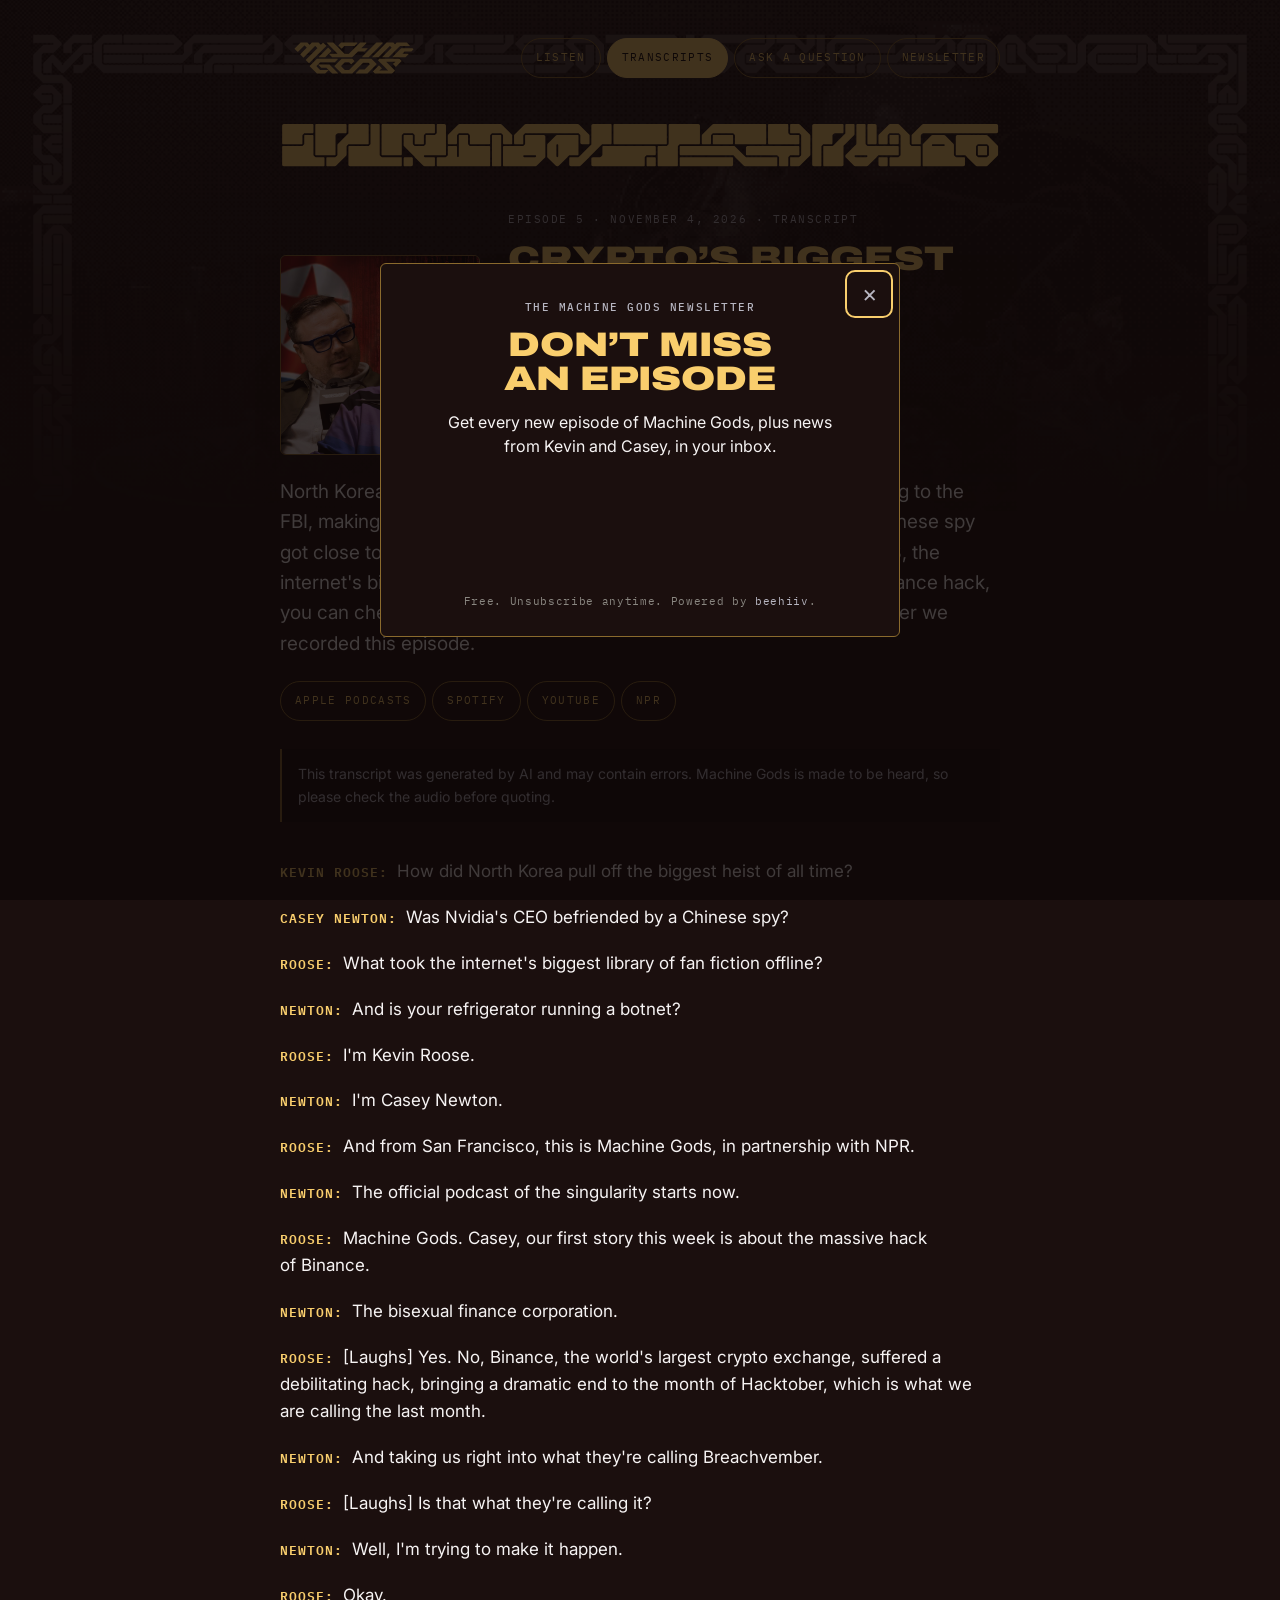
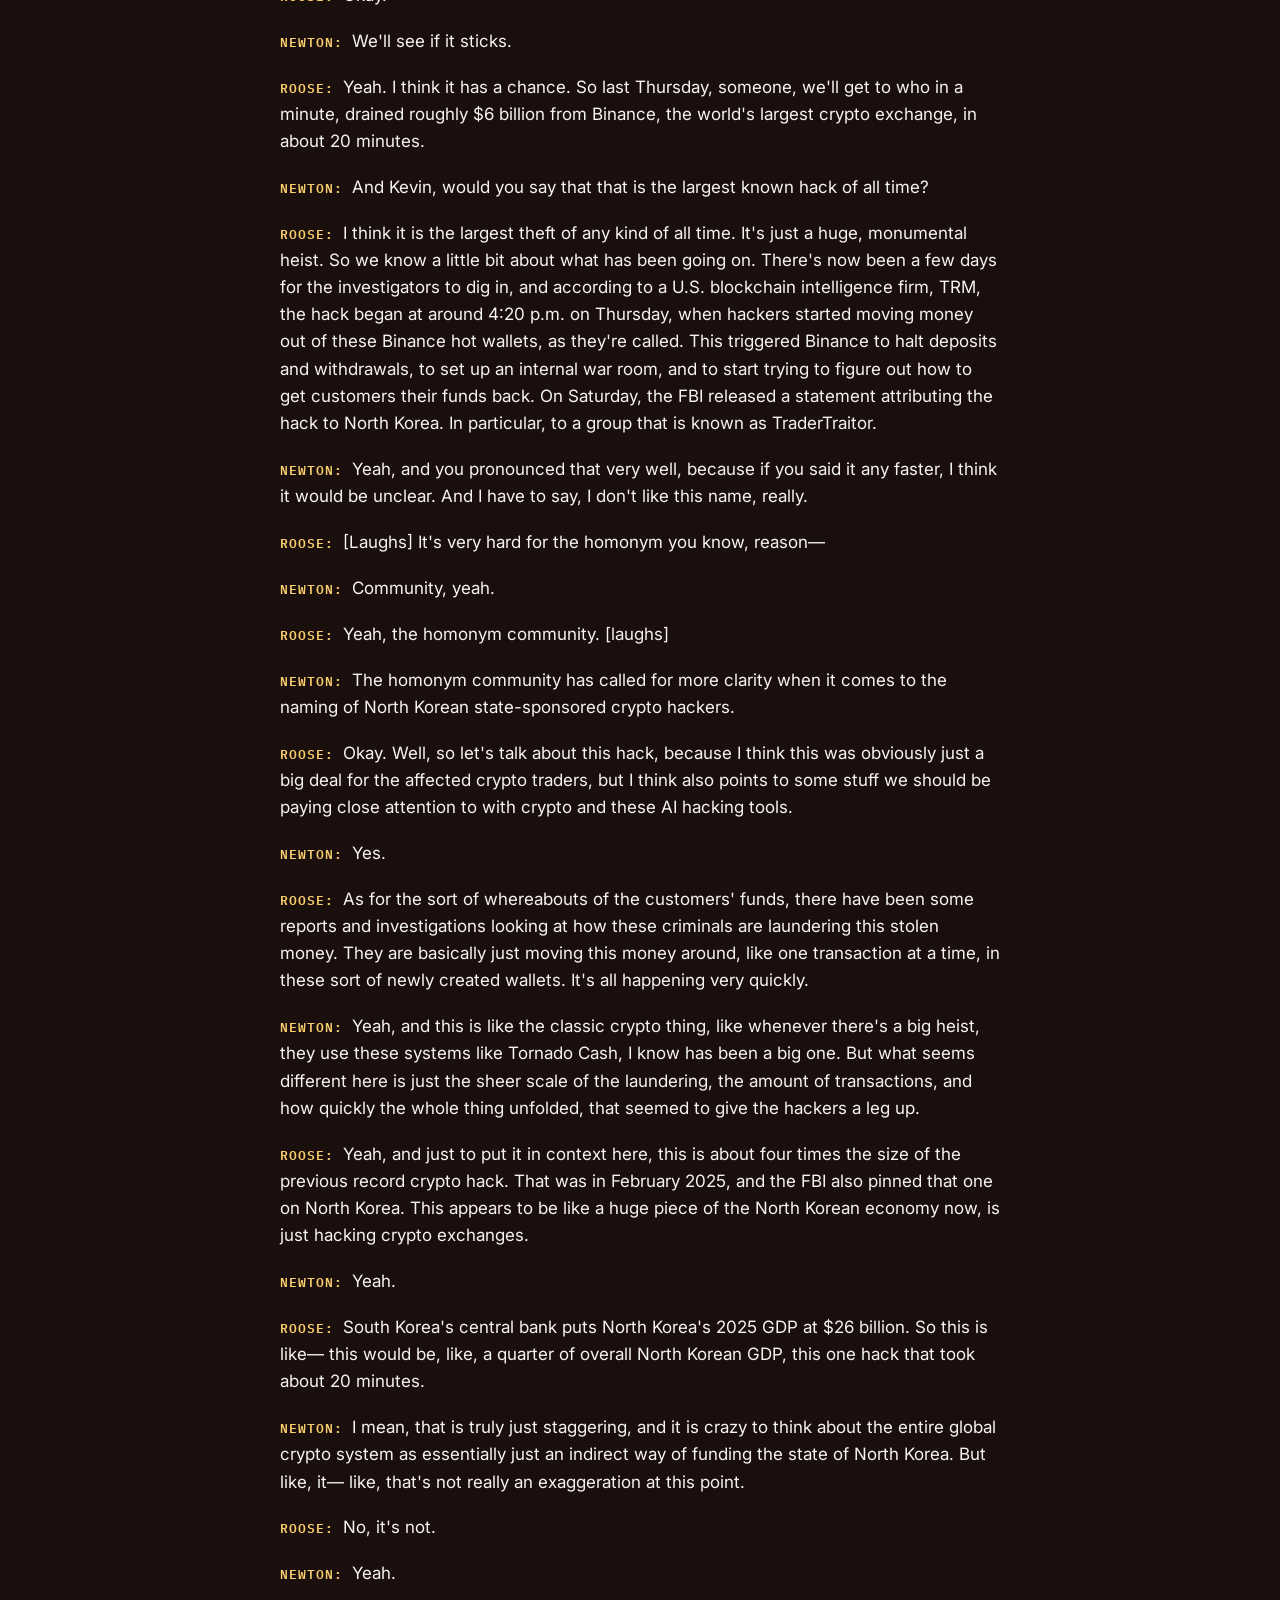
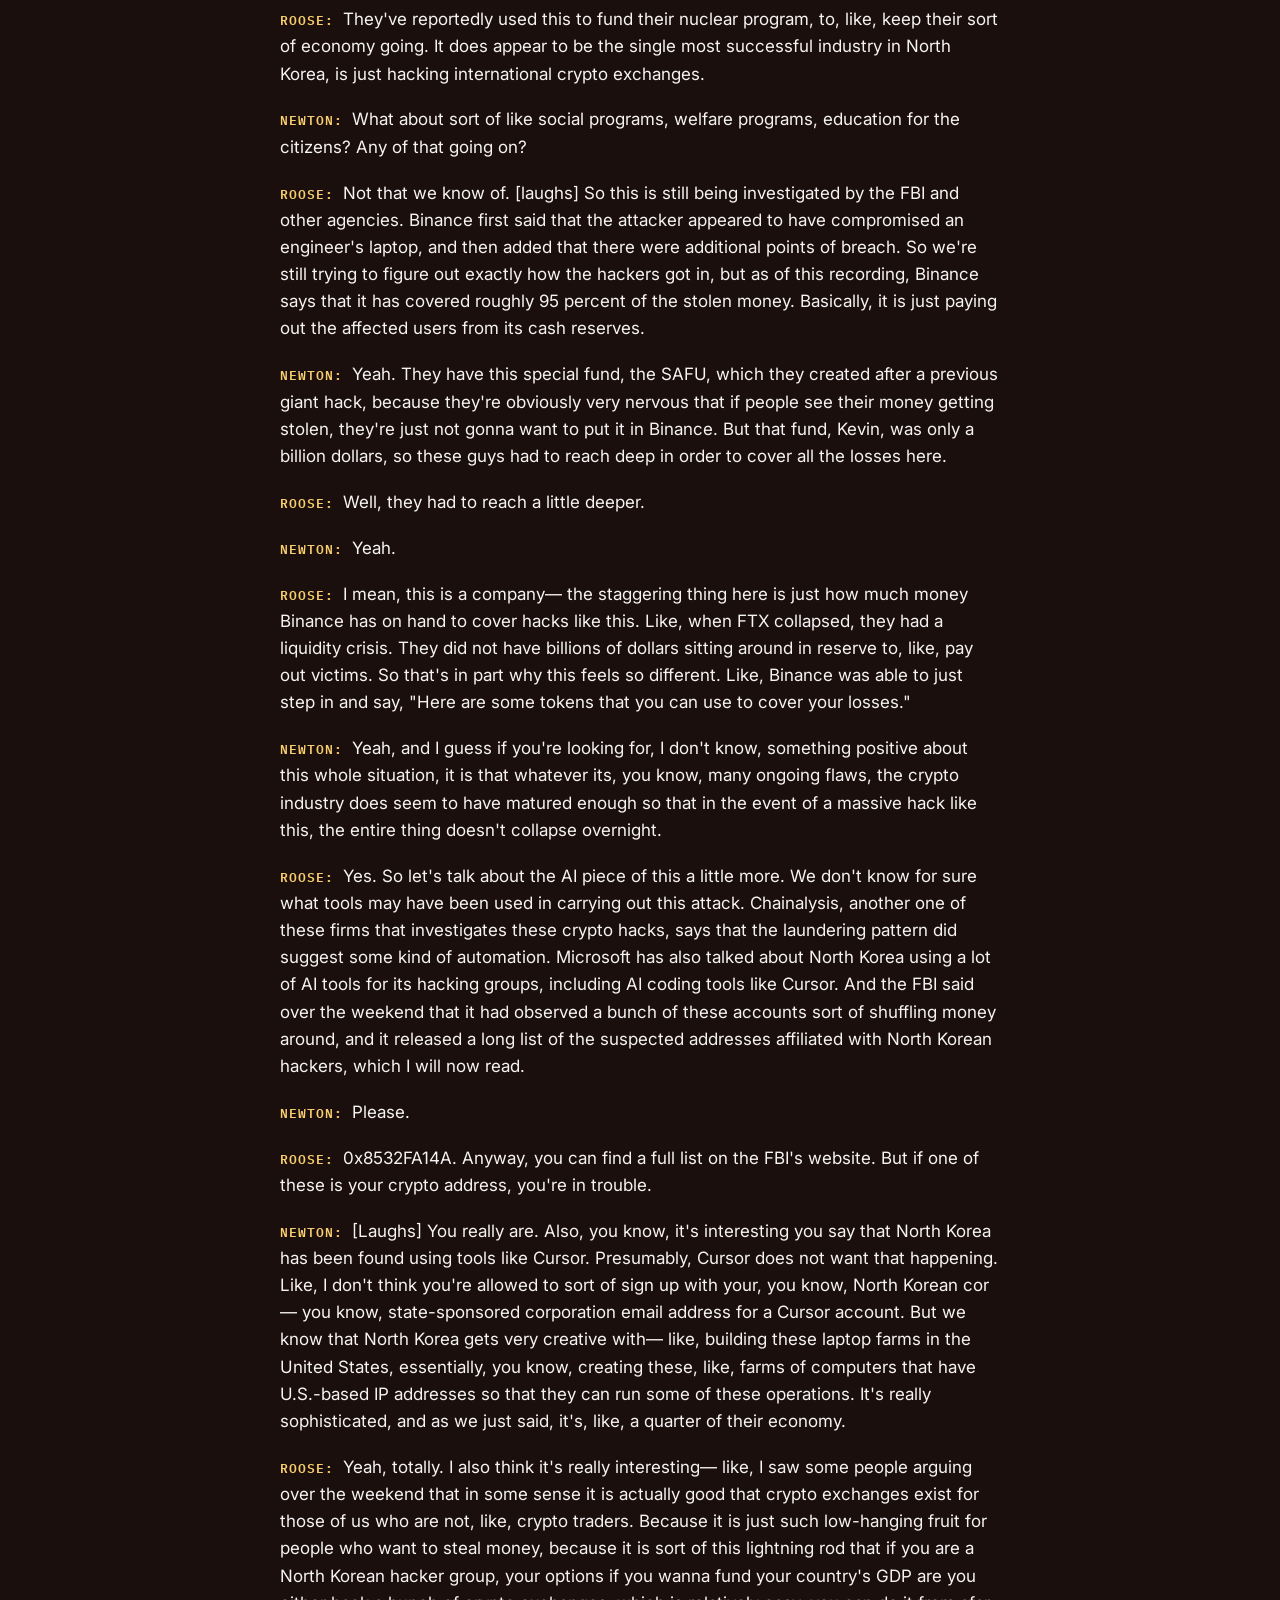
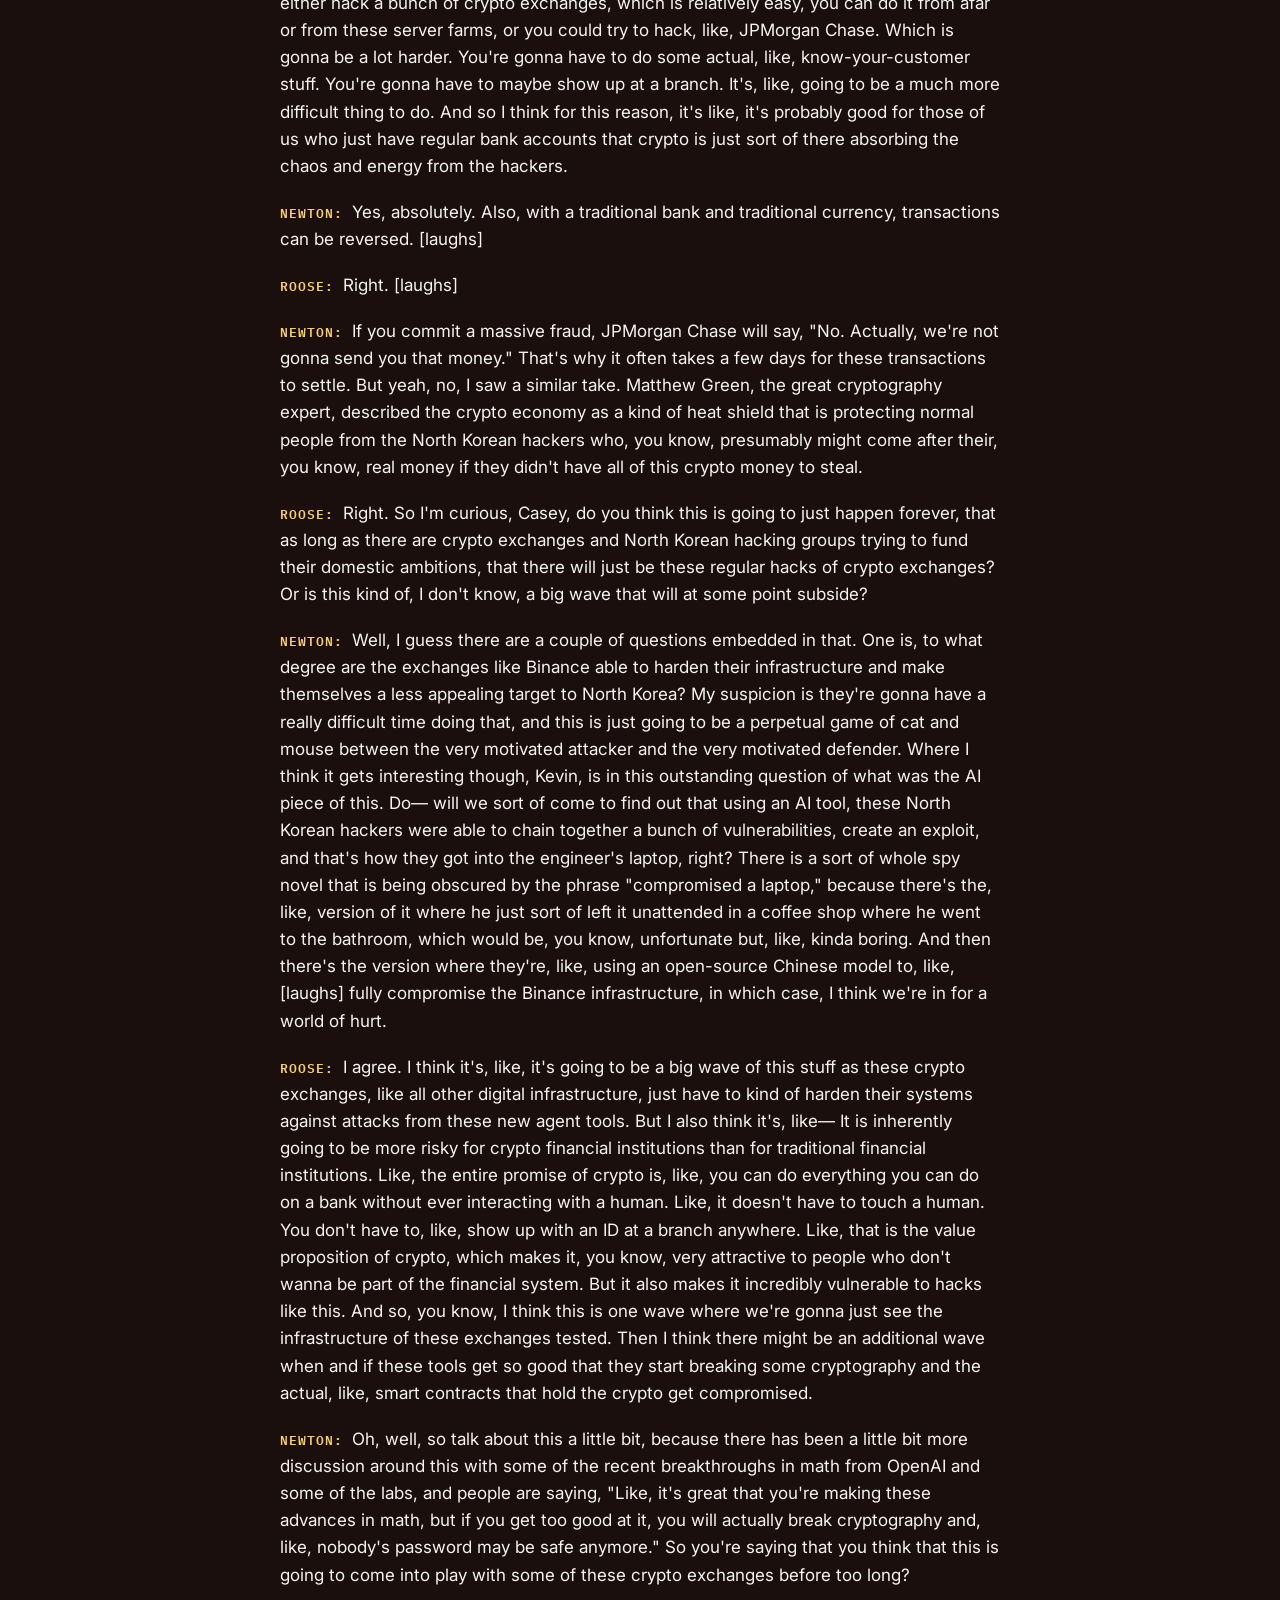
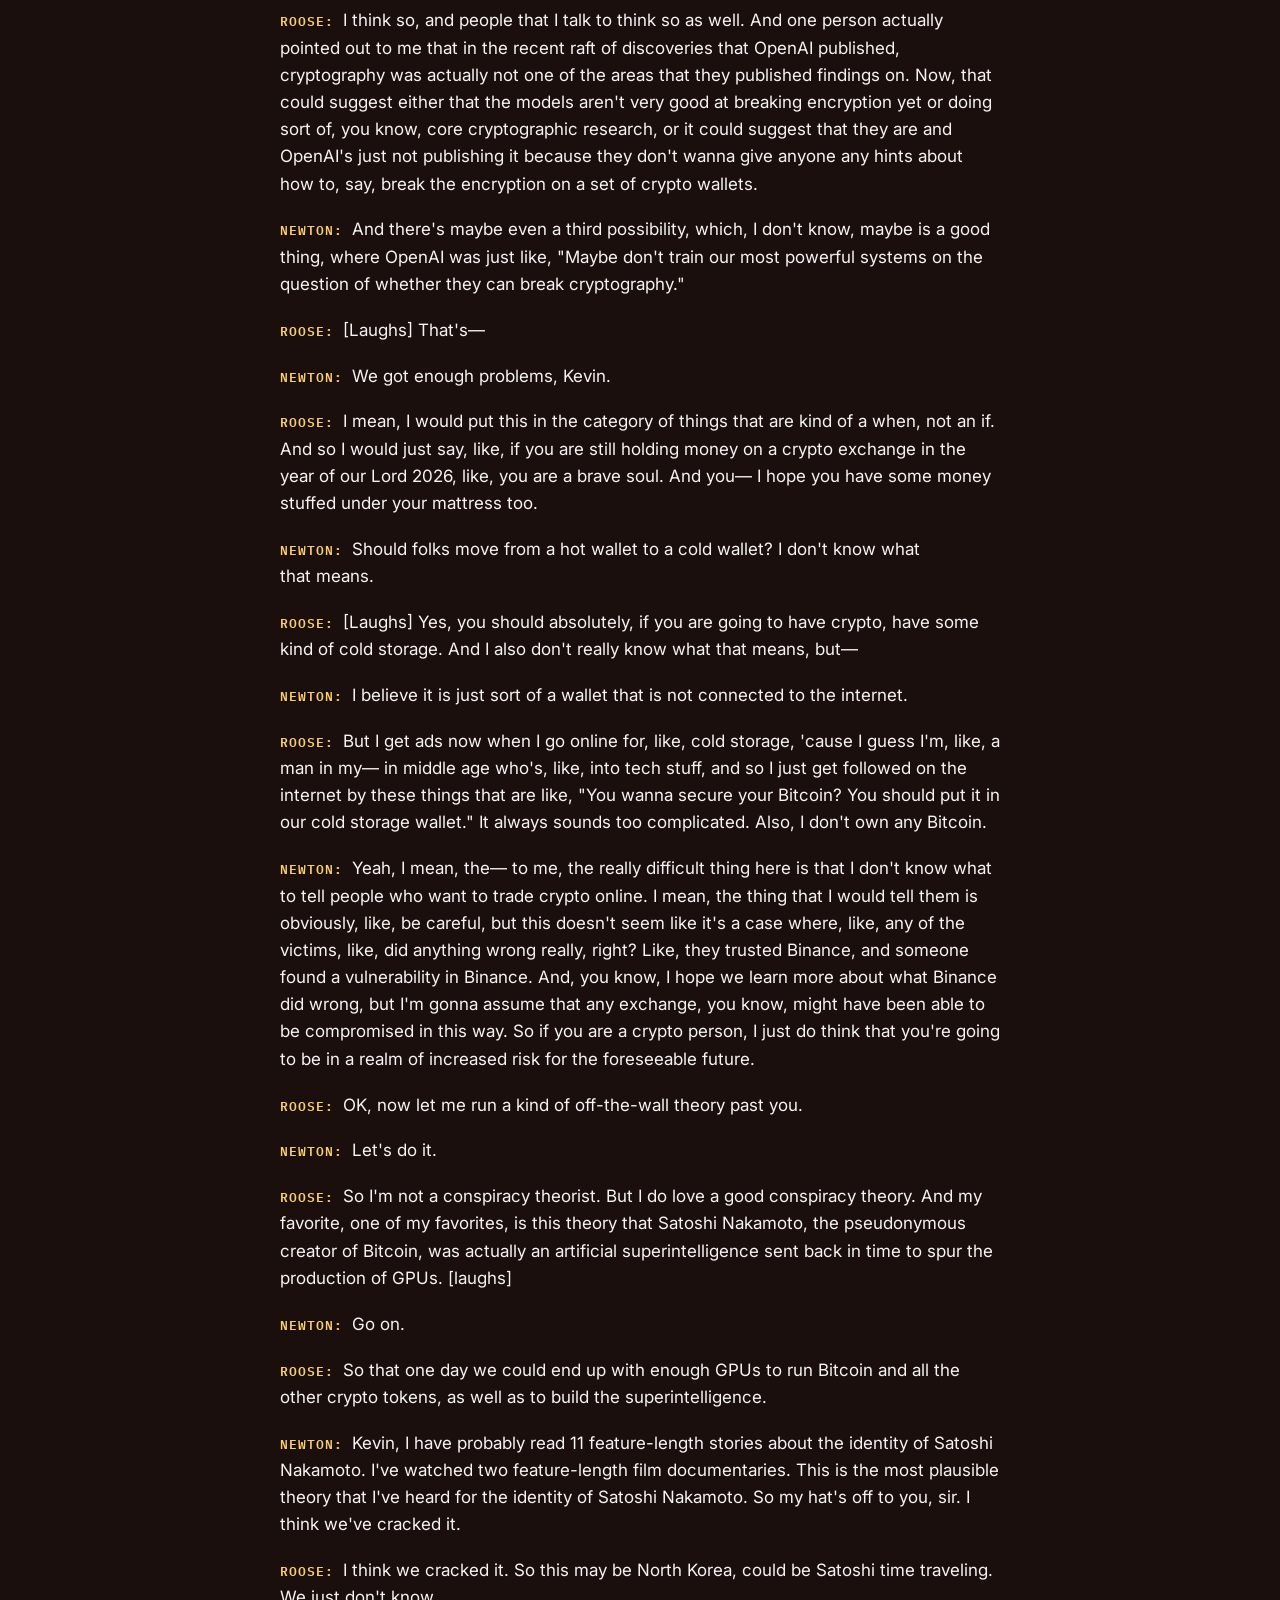
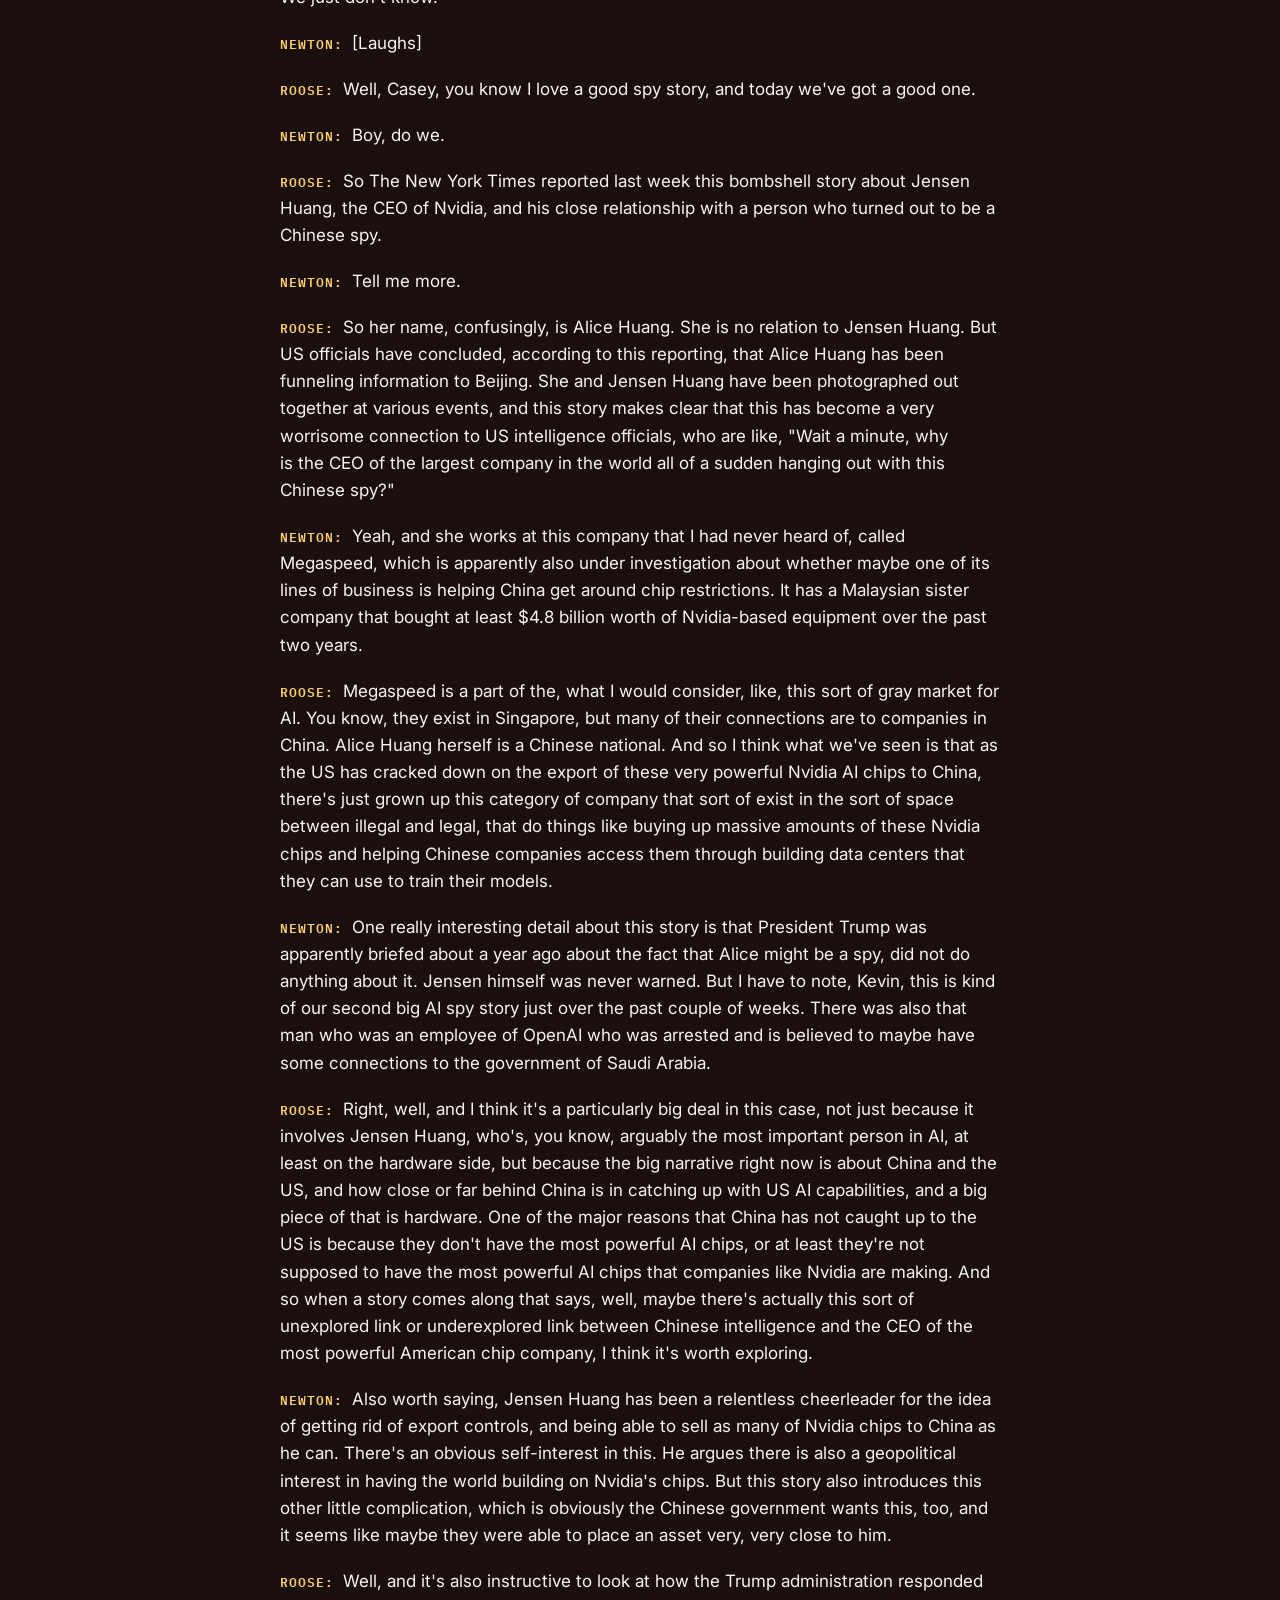
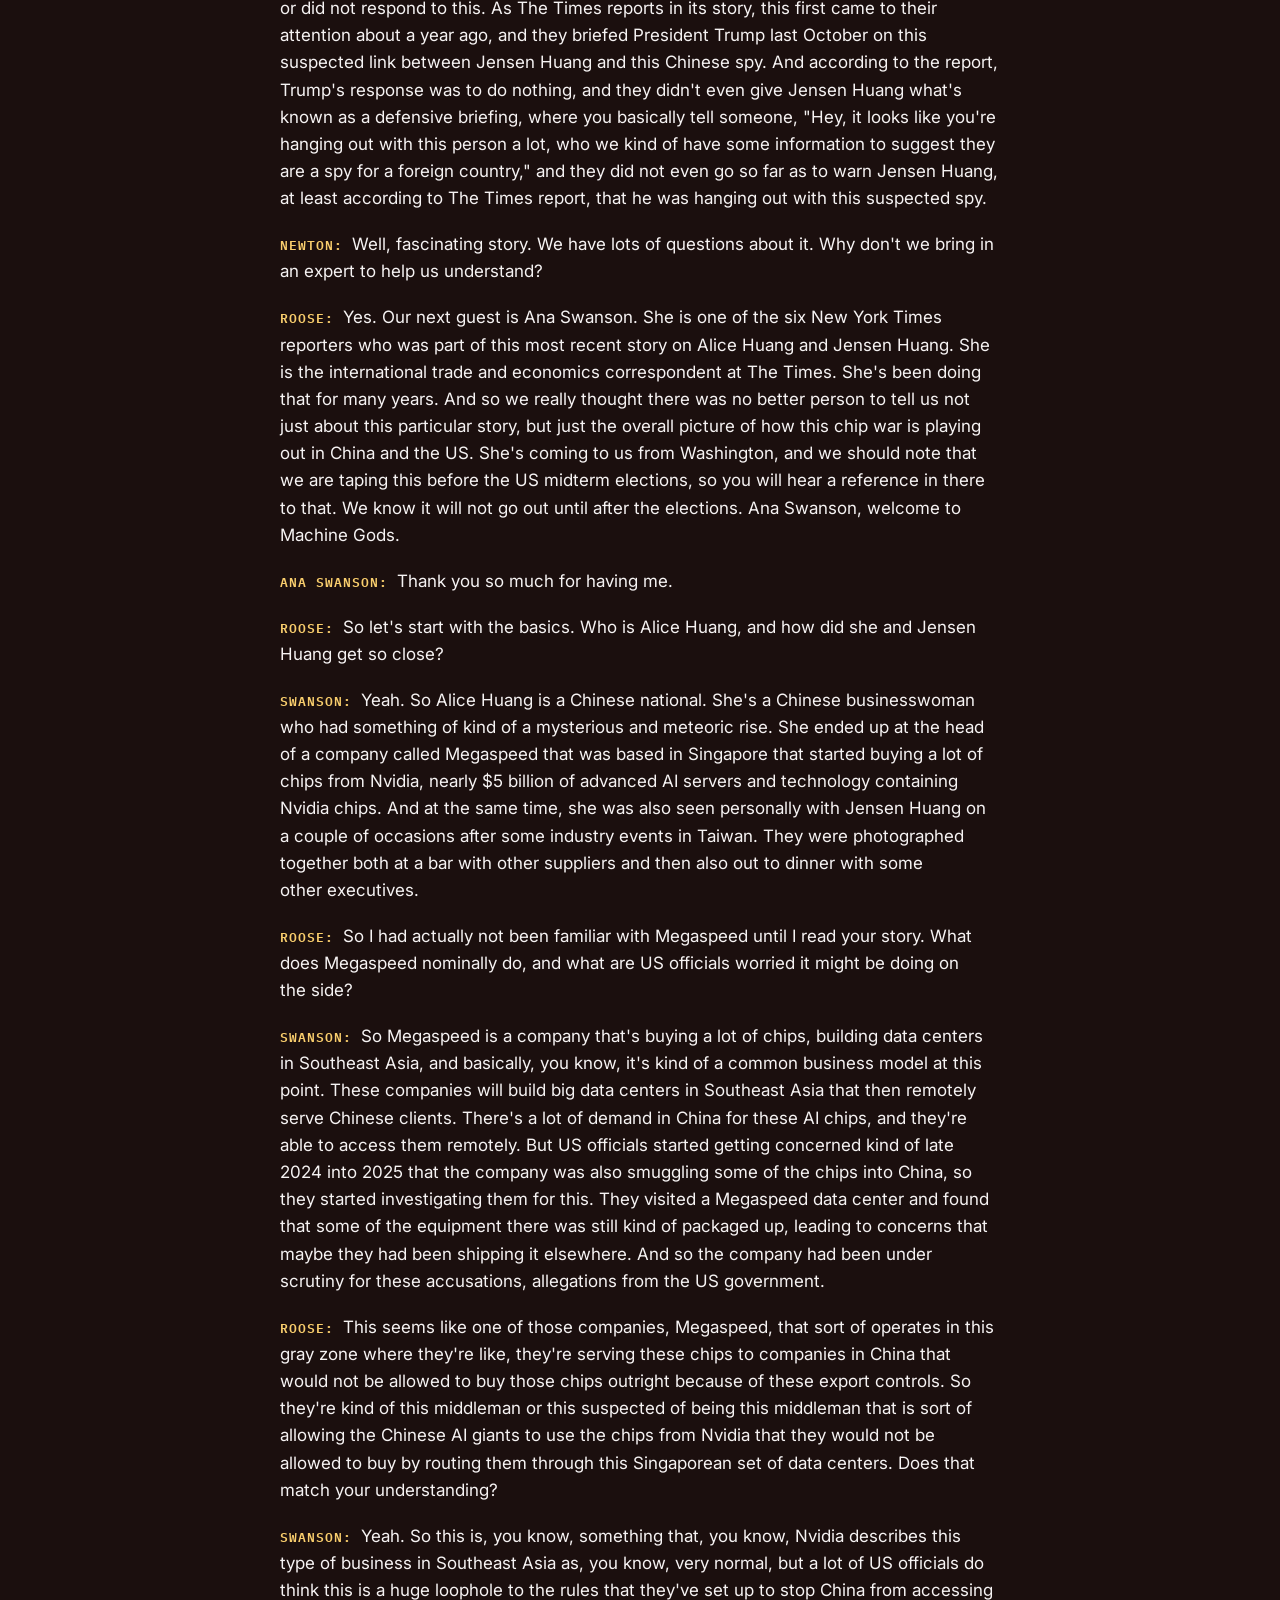
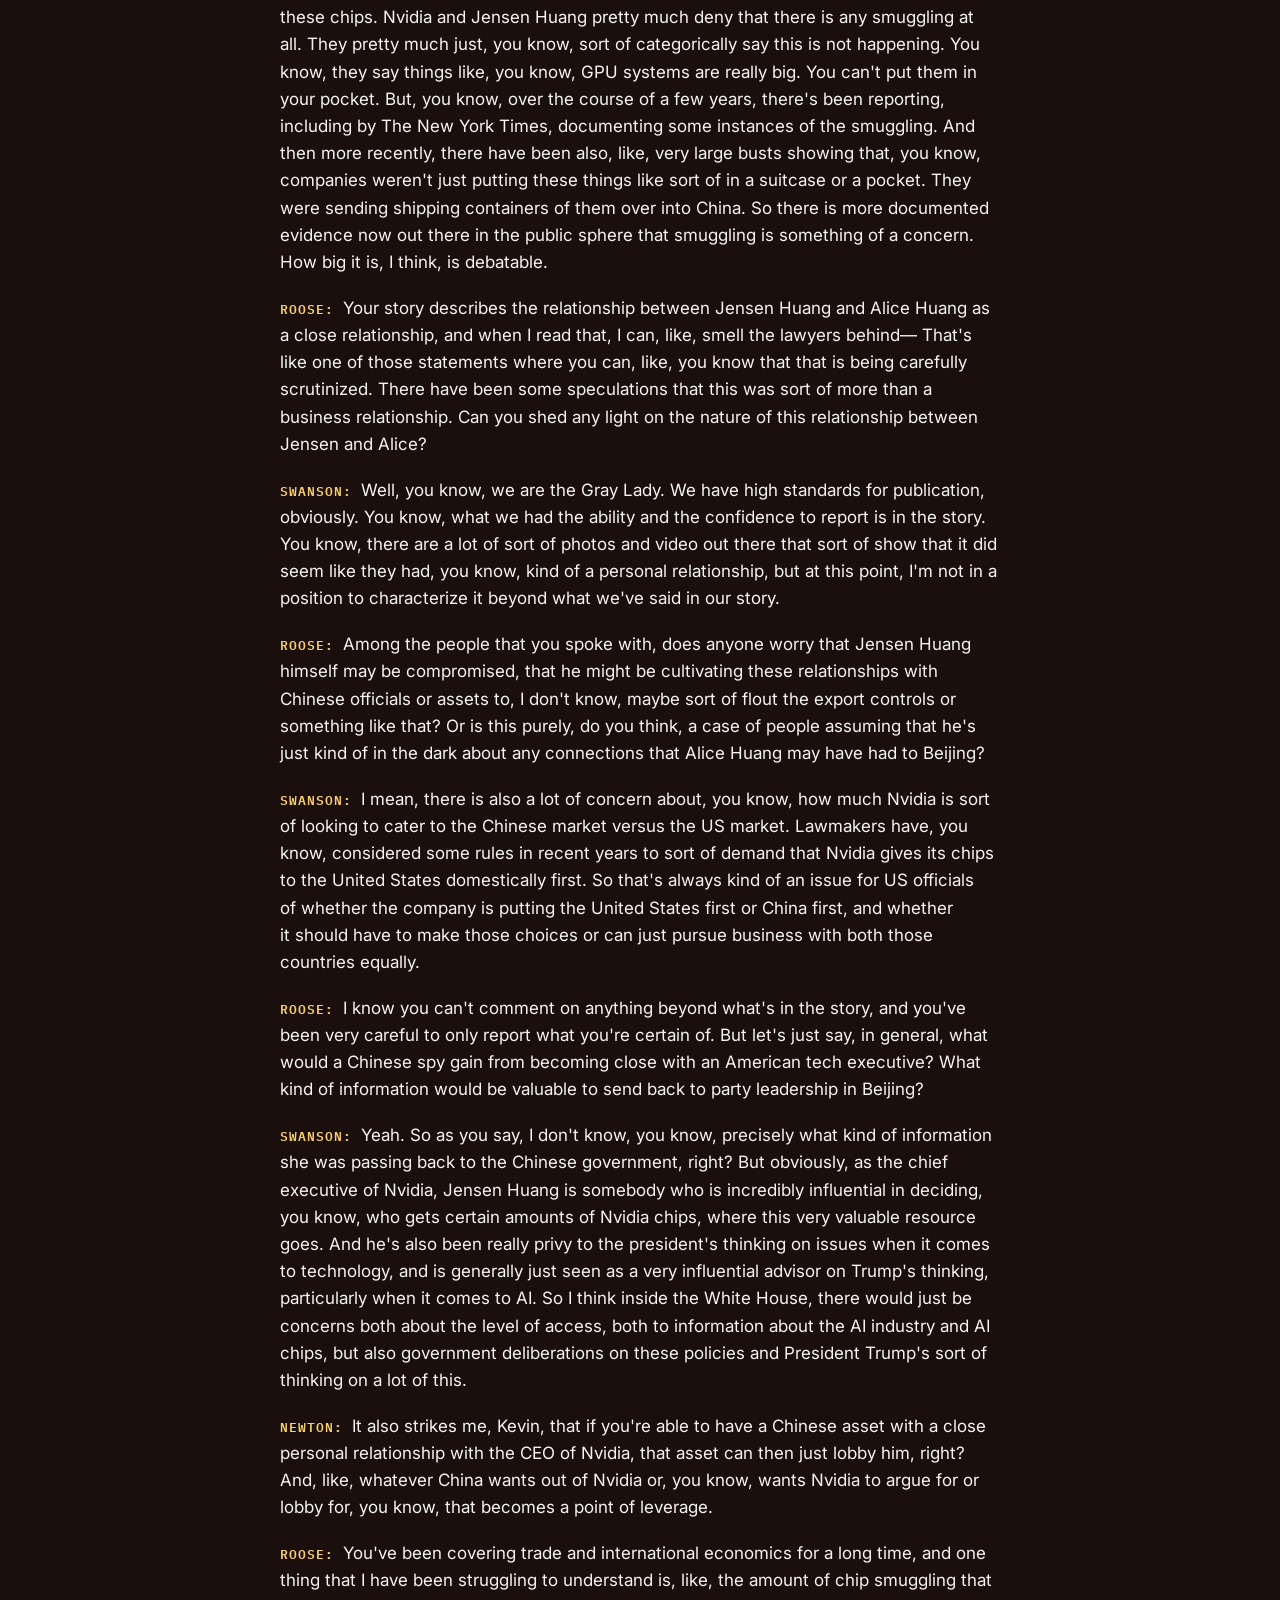
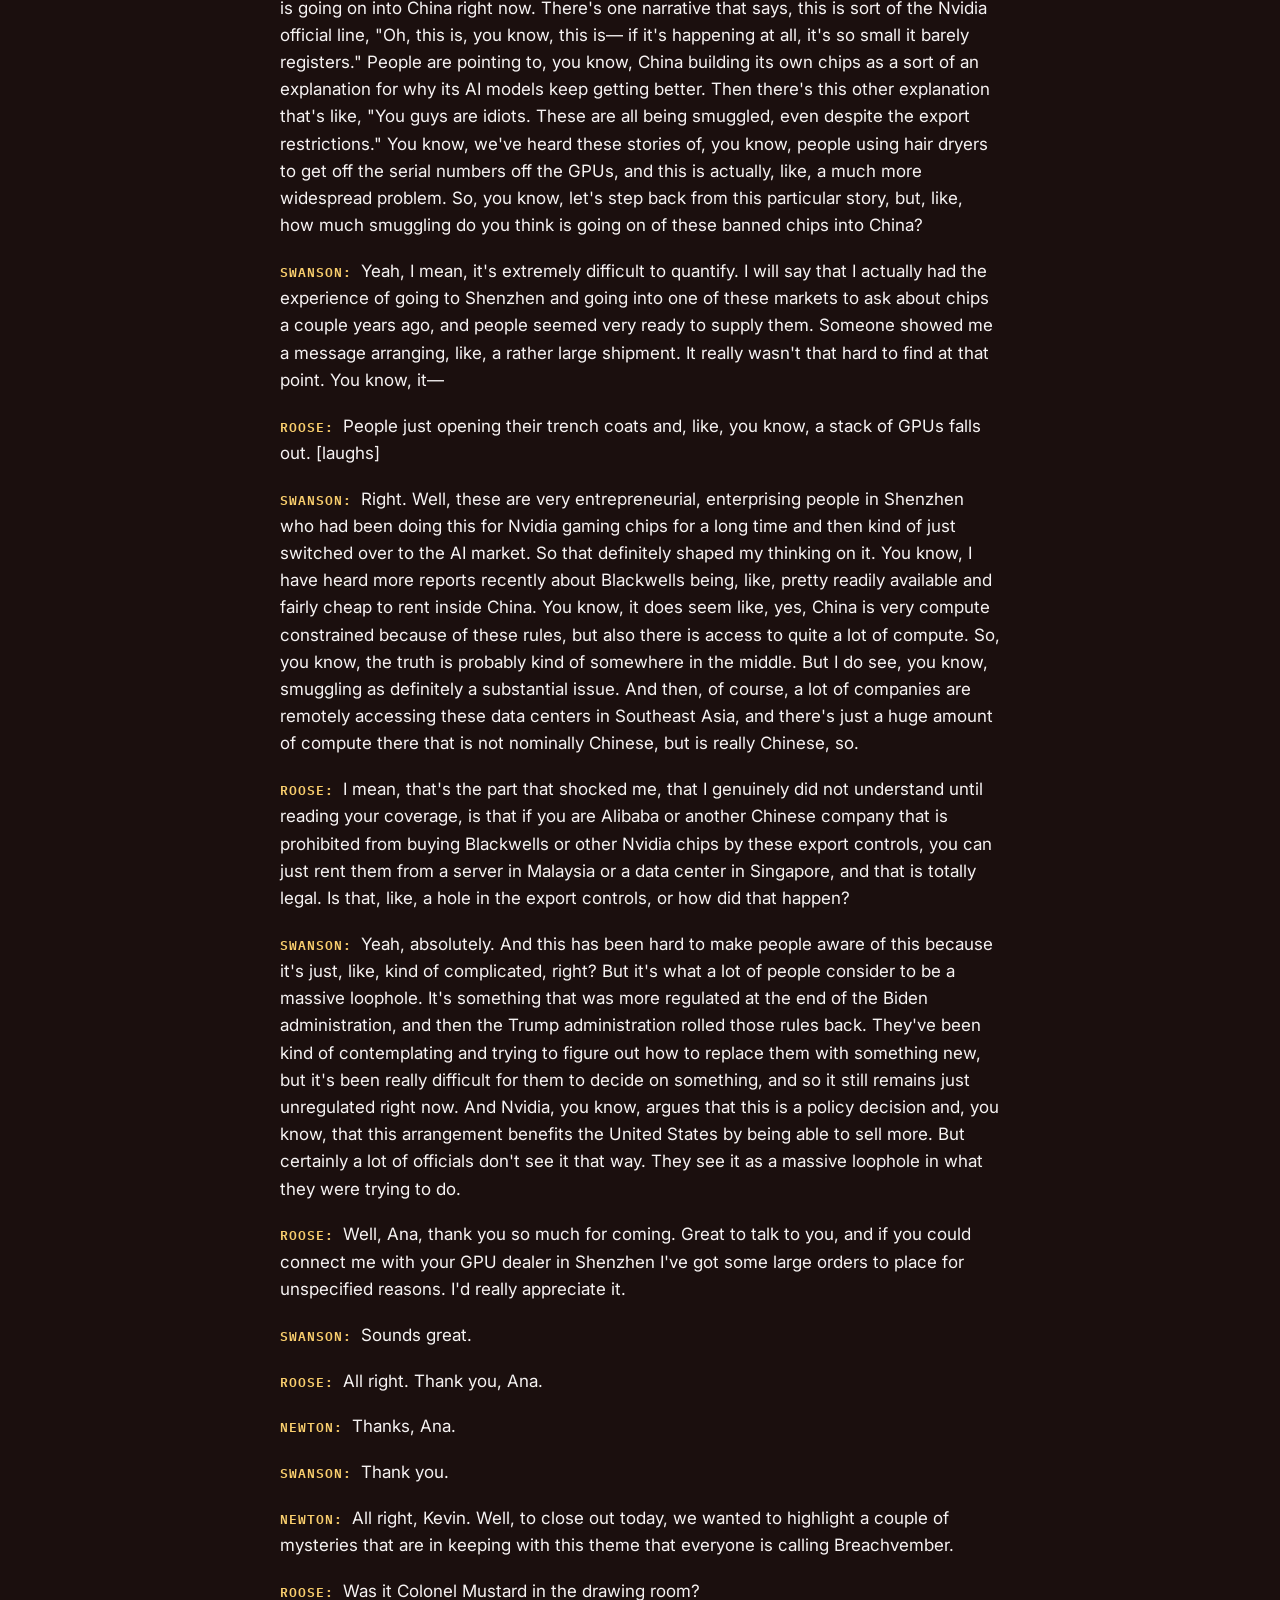
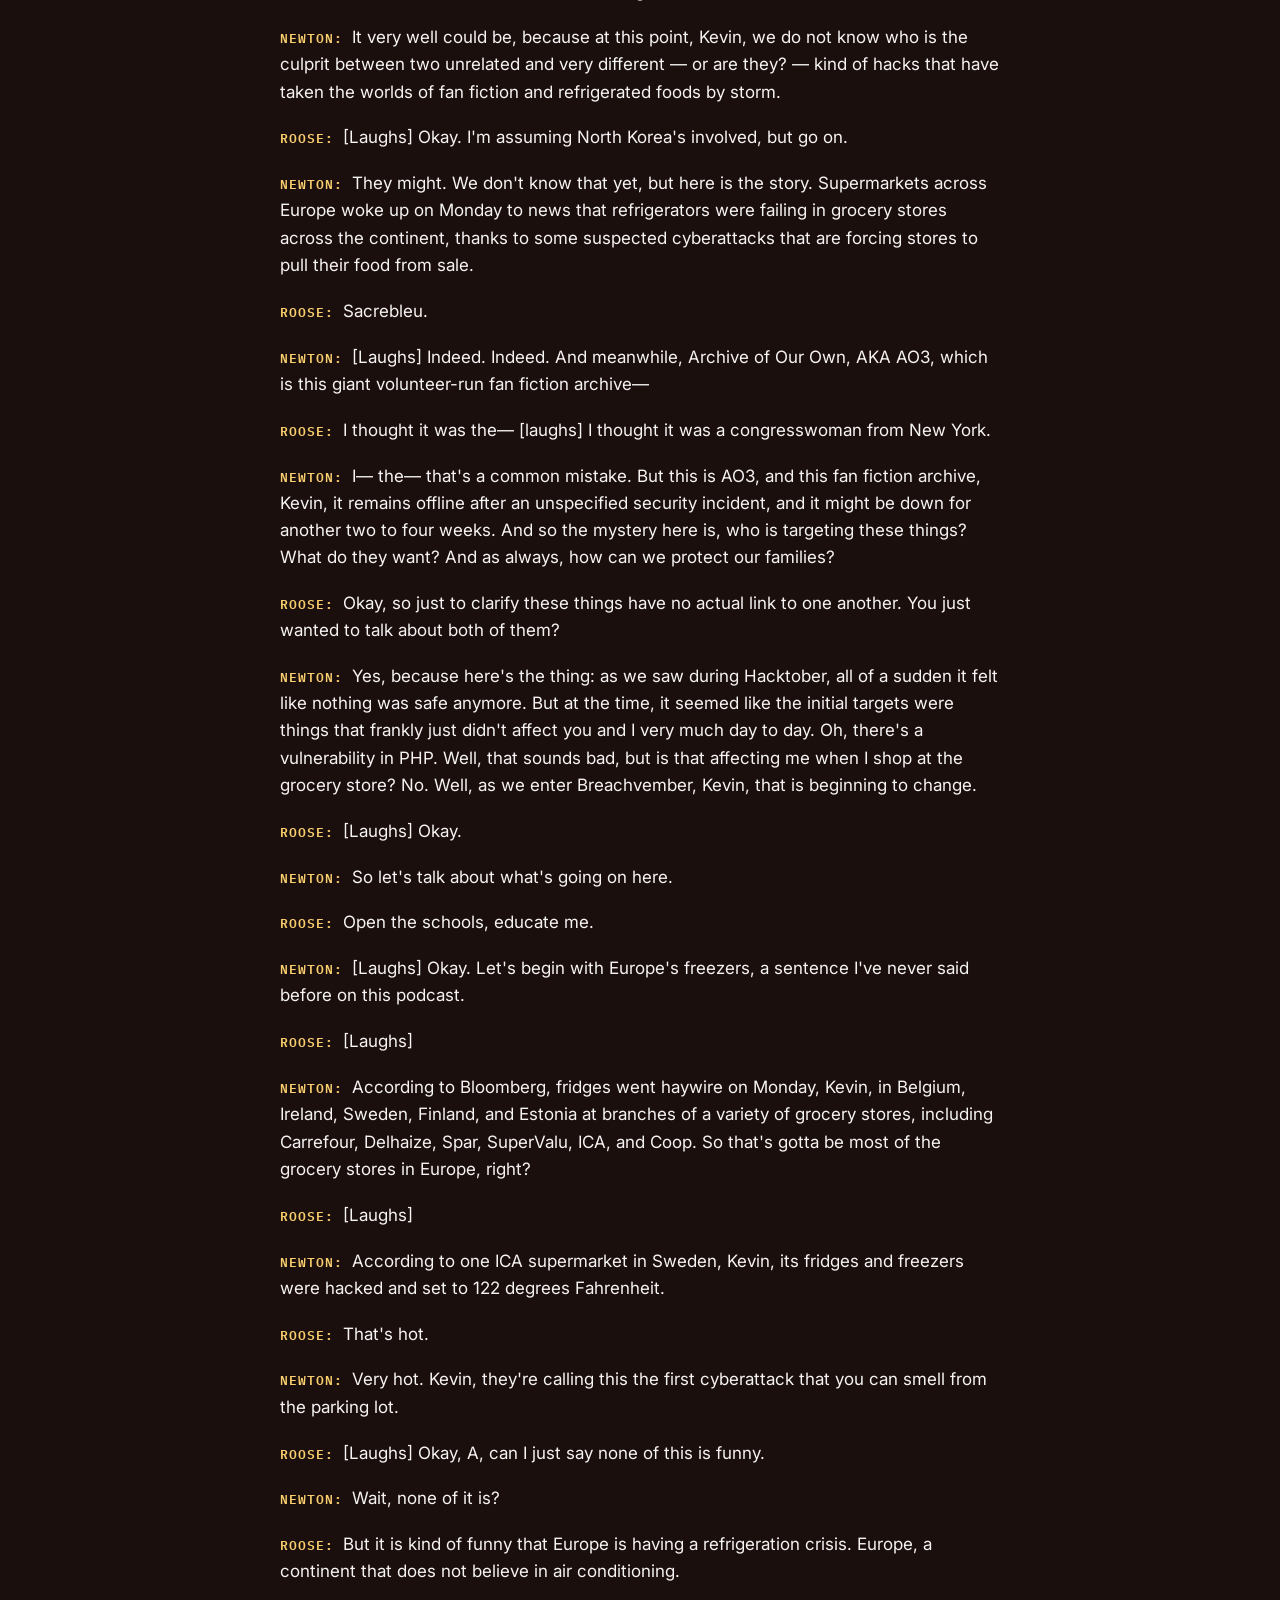
<file: transcripts/5/index.html>
<!DOCTYPE html>
<html lang="en">
<head>
<meta charset="utf-8">
<meta name="viewport" content="width=device-width, initial-scale=1">
<title>Episode 5: Crypto’s Biggest Heist Ever + The Spy Who Loved Nvidia + Hacktober’s Mysteries — Machine Gods transcript</title>
<meta name="description" content="North Korea stole $6 billion from Binance in about 20 minutes, according to the FBI, making it the biggest crypto heist ever. Then: how a suspected Chinese spy got close to Nvidia CEO Jensen Huang. And finally: who took down AO3, the internet's biggest fanfic archive? Note: For more information on the Binance hack, you can check out the company’s latest update, which was released after we recorded this episode.">
<link rel="canonical" href="https://machinegods.fm/transcripts/5/">
<meta property="og:type" content="article">
<meta property="og:title" content="Episode 5: Crypto’s Biggest Heist Ever + The Spy Who Loved Nvidia + Hacktober’s Mysteries — Machine Gods transcript">
<meta property="og:description" content="North Korea stole $6 billion from Binance in about 20 minutes, according to the FBI, making it the biggest crypto heist ever. Then: how a suspected Chinese spy got close to Nvidia CEO Jensen Huang. And finally: who took down AO3, the internet's biggest fanfic archive? Note: For more information on the Binance hack, you can check out the company’s latest update, which was released after we recorded this episode.">
<meta property="og:url" content="https://machinegods.fm/transcripts/5/">
<meta property="og:image" content="https://machinegods.fm/assets/episodes/ep-05.jpg">
<meta name="twitter:card" content="summary">
<link rel="icon" href="/favicon.ico" sizes="32x32">
<link rel="icon" href="../../assets/brand/favicon.svg" type="image/svg+xml">
<link rel="apple-touch-icon" href="../../assets/brand/apple-touch-icon.png">
<link rel="preconnect" href="https://fonts.googleapis.com">
<link rel="preconnect" href="https://fonts.gstatic.com" crossorigin>
<link rel="stylesheet" href="https://fonts.googleapis.com/css2?family=Archivo:wdth,wght@62..125,100..900&family=IBM+Plex+Mono:wght@400;500;600&family=Inter:wght@400;600&display=swap">
<link rel="stylesheet" href="../../assets/site.css">
</head>
<body data-newsletter-auto>
<div class="mg-backdrop" aria-hidden="true"></div>
<div class="mg-wrap">
  <header class="mg-header">
    <a class="mg-logo" href="/"><img src="../../assets/brand/wordmark.svg" alt="Machine Gods" width="148" height="60"></a>
    <nav class="mg-nav" aria-label="Site">
      <a href="/">Listen</a>
      <a href="/transcripts/" aria-current="page">Transcripts</a>
      <a href="/ask/">Ask a question</a>
      <a href="#newsletter" data-newsletter>Newsletter</a>
    </nav>
  </header>
  <div class="mg-divider" aria-hidden="true"></div>

  <main>
    <div class="mg-ep-hero">
      <img class="mg-ep-art" src="/assets/episodes/ep-05.jpg" alt="Episode 5 artwork" width="1400" height="1400">
      <div>
      <p class="mg-kicker">Episode 5 · November 4, 2026 · Transcript</p>
      <h1 class="mg-title mg-ep-heading">Crypto’s Biggest Heist Ever + The Spy Who Loved Nvidia + Hacktober’s Mysteries</h1>
      </div>
    </div>
    <p class="mg-lede">North Korea stole $6 billion from Binance in about 20 minutes, according to the FBI, making it the biggest crypto heist ever. Then: how a suspected Chinese spy got close to Nvidia CEO Jensen Huang. And finally: who took down AO3, the internet's biggest fanfic archive? Note: For more information on the Binance hack, you can check out the company’s latest update, which was released after we recorded this episode.</p>
    <nav class="mg-ep-links" aria-label="Listen to this episode">
      <a class="mg-pill" href="https://podcasts.apple.com/us/podcast/machine-gods/id6812430636" target="_blank" rel="noopener">Apple Podcasts</a>
      <a class="mg-pill" href="https://open.spotify.com/show/5kxu4uluMq6jUuoNPGyZMu" target="_blank" rel="noopener">Spotify</a>
      <a class="mg-pill" href="https://www.youtube.com/@machinegodspod" target="_blank" rel="noopener">YouTube</a>
      <a class="mg-pill" href="https://www.npr.org/2026/11/04/nx-s1-6028023/cryptos-biggest-heist-ever-the-spy-who-loved-nvidia-hacktobers-mysteries" target="_blank" rel="noopener">NPR</a>
    </nav>
    <p class="mg-disclaimer">This transcript was generated by AI and may contain errors. Machine Gods is made to be heard, so please check the audio before quoting.</p>
    <article class="mg-transcript">
<p><strong>Kevin Roose:</strong> How did North Korea pull off the biggest heist of all time?</p>
<p><strong>Casey Newton:</strong> Was Nvidia's CEO befriended by a Chinese spy?</p>
<p><strong>Roose:</strong> What took the internet's biggest library of fan fiction offline?</p>
<p><strong>Newton:</strong> And is your refrigerator running a botnet?</p>
<p><strong>Roose:</strong> I'm Kevin Roose.</p>
<p><strong>Newton:</strong> I'm Casey Newton.</p>
<p><strong>Roose:</strong> And from San Francisco, this is Machine Gods, in partnership with NPR.</p>
<p><strong>Newton:</strong> The official podcast of the singularity starts now.</p>
<p><strong>Roose:</strong> Machine Gods. Casey, our first story this week is about the massive hack of Binance.</p>
<p><strong>Newton:</strong> The bisexual finance corporation.</p>
<p><strong>Roose:</strong> [Laughs] Yes. No, Binance, the world's largest crypto exchange, suffered a debilitating hack, bringing a dramatic end to the month of Hacktober, which is what we are calling the last month.</p>
<p><strong>Newton:</strong> And taking us right into what they're calling Breachvember.</p>
<p><strong>Roose:</strong> [Laughs] Is that what they're calling it?</p>
<p><strong>Newton:</strong> Well, I'm trying to make it happen.</p>
<p><strong>Roose:</strong> Okay.</p>
<p><strong>Newton:</strong> We'll see if it sticks.</p>
<p><strong>Roose:</strong> Yeah. I think it has a chance. So last Thursday, someone, we'll get to who in a minute, drained roughly $6 billion from Binance, the world's largest crypto exchange, in about 20 minutes.</p>
<p><strong>Newton:</strong> And Kevin, would you say that that is the largest known hack of all time?</p>
<p><strong>Roose:</strong> I think it is the largest theft of any kind of all time. It's just a huge, monumental heist. So we know a little bit about what has been going on. There's now been a few days for the investigators to dig in, and according to a U.S. blockchain intelligence firm, TRM, the hack began at around 4:20 p.m. on Thursday, when hackers started moving money out of these Binance hot wallets, as they're called. This triggered Binance to halt deposits and withdrawals, to set up an internal war room, and to start trying to figure out how to get customers their funds back. On Saturday, the FBI released a statement attributing the hack to North Korea. In particular, to a group that is known as TraderTraitor.</p>
<p><strong>Newton:</strong> Yeah, and you pronounced that very well, because if you said it any faster, I think it would be unclear. And I have to say, I don't like this name, really.</p>
<p><strong>Roose:</strong> [Laughs] It's very hard for the homonym you know, reason—</p>
<p><strong>Newton:</strong> Community, yeah.</p>
<p><strong>Roose:</strong> Yeah, the homonym community. [laughs]</p>
<p><strong>Newton:</strong> The homonym community has called for more clarity when it comes to the naming of North Korean state-sponsored crypto hackers.</p>
<p><strong>Roose:</strong> Okay. Well, so let's talk about this hack, because I think this was obviously just a big deal for the affected crypto traders, but I think also points to some stuff we should be paying close attention to with crypto and these AI hacking tools.</p>
<p><strong>Newton:</strong> Yes.</p>
<p><strong>Roose:</strong> As for the sort of whereabouts of the customers' funds, there have been some reports and investigations looking at how these criminals are laundering this stolen money. They are basically just moving this money around, like one transaction at a time, in these sort of newly created wallets. It's all happening very quickly.</p>
<p><strong>Newton:</strong> Yeah, and this is like the classic crypto thing, like whenever there's a big heist, they use these systems like Tornado Cash, I know has been a big one. But what seems different here is just the sheer scale of the laundering, the amount of transactions, and how quickly the whole thing unfolded, that seemed to give the hackers a leg up.</p>
<p><strong>Roose:</strong> Yeah, and just to put it in context here, this is about four times the size of the previous record crypto hack. That was in February 2025, and the FBI also pinned that one on North Korea. This appears to be like a huge piece of the North Korean economy now, is just hacking crypto exchanges.</p>
<p><strong>Newton:</strong> Yeah.</p>
<p><strong>Roose:</strong> South Korea's central bank puts North Korea's 2025 GDP at $26 billion. So this is like— this would be, like, a quarter of overall North Korean GDP, this one hack that took about 20 minutes.</p>
<p><strong>Newton:</strong> I mean, that is truly just staggering, and it is crazy to think about the entire global crypto system as essentially just an indirect way of funding the state of North Korea. But like, it— like, that's not really an exaggeration at this point.</p>
<p><strong>Roose:</strong> No, it's not.</p>
<p><strong>Newton:</strong> Yeah.</p>
<p><strong>Roose:</strong> They've reportedly used this to fund their nuclear program, to, like, keep their sort of economy going. It does appear to be the single most successful industry in North Korea, is just hacking international crypto exchanges.</p>
<p><strong>Newton:</strong> What about sort of like social programs, welfare programs, education for the citizens? Any of that going on?</p>
<p><strong>Roose:</strong> Not that we know of. [laughs] So this is still being investigated by the FBI and other agencies. Binance first said that the attacker appeared to have compromised an engineer's laptop, and then added that there were additional points of breach. So we're still trying to figure out exactly how the hackers got in, but as of this recording, Binance says that it has covered roughly 95 percent of the stolen money. Basically, it is just paying out the affected users from its cash reserves.</p>
<p><strong>Newton:</strong> Yeah. They have this special fund, the SAFU, which they created after a previous giant hack, because they're obviously very nervous that if people see their money getting stolen, they're just not gonna want to put it in Binance. But that fund, Kevin, was only a billion dollars, so these guys had to reach deep in order to cover all the losses here.</p>
<p><strong>Roose:</strong> Well, they had to reach a little deeper.</p>
<p><strong>Newton:</strong> Yeah.</p>
<p><strong>Roose:</strong> I mean, this is a company— the staggering thing here is just how much money Binance has on hand to cover hacks like this. Like, when FTX collapsed, they had a liquidity crisis. They did not have billions of dollars sitting around in reserve to, like, pay out victims. So that's in part why this feels so different. Like, Binance was able to just step in and say, &quot;Here are some tokens that you can use to cover your losses.&quot;</p>
<p><strong>Newton:</strong> Yeah, and I guess if you're looking for, I don't know, something positive about this whole situation, it is that whatever its, you know, many ongoing flaws, the crypto industry does seem to have matured enough so that in the event of a massive hack like this, the entire thing doesn't collapse overnight.</p>
<p><strong>Roose:</strong> Yes. So let's talk about the AI piece of this a little more. We don't know for sure what tools may have been used in carrying out this attack. Chainalysis, another one of these firms that investigates these crypto hacks, says that the laundering pattern did suggest some kind of automation. Microsoft has also talked about North Korea using a lot of AI tools for its hacking groups, including AI coding tools like Cursor. And the FBI said over the weekend that it had observed a bunch of these accounts sort of shuffling money around, and it released a long list of the suspected addresses affiliated with North Korean hackers, which I will now read.</p>
<p><strong>Newton:</strong> Please.</p>
<p><strong>Roose:</strong> 0x8532FA14A. Anyway, you can find a full list on the FBI's website. But if one of these is your crypto address, you're in trouble.</p>
<p><strong>Newton:</strong> [Laughs] You really are. Also, you know, it's interesting you say that North Korea has been found using tools like Cursor. Presumably, Cursor does not want that happening. Like, I don't think you're allowed to sort of sign up with your, you know, North Korean cor— you know, state-sponsored corporation email address for a Cursor account. But we know that North Korea gets very creative with— like, building these laptop farms in the United States, essentially, you know, creating these, like, farms of computers that have U.S.-based IP addresses so that they can run some of these operations. It's really sophisticated, and as we just said, it's, like, a quarter of their economy.</p>
<p><strong>Roose:</strong> Yeah, totally. I also think it's really interesting— like, I saw some people arguing over the weekend that in some sense it is actually good that crypto exchanges exist for those of us who are not, like, crypto traders. Because it is just such low-hanging fruit for people who want to steal money, because it is sort of this lightning rod that if you are a North Korean hacker group, your options if you wanna fund your country's GDP are you either hack a bunch of crypto exchanges, which is relatively easy, you can do it from afar or from these server farms, or you could try to hack, like, JPMorgan Chase. Which is gonna be a lot harder. You're gonna have to do some actual, like, know-your-customer stuff. You're gonna have to maybe show up at a branch. It's, like, going to be a much more difficult thing to do. And so I think for this reason, it's like, it's probably good for those of us who just have regular bank accounts that crypto is just sort of there absorbing the chaos and energy from the hackers.</p>
<p><strong>Newton:</strong> Yes, absolutely. Also, with a traditional bank and traditional currency, transactions can be reversed. [laughs]</p>
<p><strong>Roose:</strong> Right. [laughs]</p>
<p><strong>Newton:</strong> If you commit a massive fraud, JPMorgan Chase will say, &quot;No. Actually, we're not gonna send you that money.&quot; That's why it often takes a few days for these transactions to settle. But yeah, no, I saw a similar take. Matthew Green, the great cryptography expert, described the crypto economy as a kind of heat shield that is protecting normal people from the North Korean hackers who, you know, presumably might come after their, you know, real money if they didn't have all of this crypto money to steal.</p>
<p><strong>Roose:</strong> Right. So I'm curious, Casey, do you think this is going to just happen forever, that as long as there are crypto exchanges and North Korean hacking groups trying to fund their domestic ambitions, that there will just be these regular hacks of crypto exchanges? Or is this kind of, I don't know, a big wave that will at some point subside?</p>
<p><strong>Newton:</strong> Well, I guess there are a couple of questions embedded in that. One is, to what degree are the exchanges like Binance able to harden their infrastructure and make themselves a less appealing target to North Korea? My suspicion is they're gonna have a really difficult time doing that, and this is just going to be a perpetual game of cat and mouse between the very motivated attacker and the very motivated defender. Where I think it gets interesting though, Kevin, is in this outstanding question of what was the AI piece of this. Do— will we sort of come to find out that using an AI tool, these North Korean hackers were able to chain together a bunch of vulnerabilities, create an exploit, and that's how they got into the engineer's laptop, right? There is a sort of whole spy novel that is being obscured by the phrase &quot;compromised a laptop,&quot; because there's the, like, version of it where he just sort of left it unattended in a coffee shop where he went to the bathroom, which would be, you know, unfortunate but, like, kinda boring. And then there's the version where they're, like, using an open-source Chinese model to, like, [laughs] fully compromise the Binance infrastructure, in which case, I think we're in for a world of hurt.</p>
<p><strong>Roose:</strong> I agree. I think it's, like, it's going to be a big wave of this stuff as these crypto exchanges, like all other digital infrastructure, just have to kind of harden their systems against attacks from these new agent tools. But I also think it's, like— It is inherently going to be more risky for crypto financial institutions than for traditional financial institutions. Like, the entire promise of crypto is, like, you can do everything you can do on a bank without ever interacting with a human. Like, it doesn't have to touch a human. You don't have to, like, show up with an ID at a branch anywhere. Like, that is the value proposition of crypto, which makes it, you know, very attractive to people who don't wanna be part of the financial system. But it also makes it incredibly vulnerable to hacks like this. And so, you know, I think this is one wave where we're gonna just see the infrastructure of these exchanges tested. Then I think there might be an additional wave when and if these tools get so good that they start breaking some cryptography and the actual, like, smart contracts that hold the crypto get compromised.</p>
<p><strong>Newton:</strong> Oh, well, so talk about this a little bit, because there has been a little bit more discussion around this with some of the recent breakthroughs in math from OpenAI and some of the labs, and people are saying, &quot;Like, it's great that you're making these advances in math, but if you get too good at it, you will actually break cryptography and, like, nobody's password may be safe anymore.&quot; So you're saying that you think that this is going to come into play with some of these crypto exchanges before too long?</p>
<p><strong>Roose:</strong> I think so, and people that I talk to think so as well. And one person actually pointed out to me that in the recent raft of discoveries that OpenAI published, cryptography was actually not one of the areas that they published findings on. Now, that could suggest either that the models aren't very good at breaking encryption yet or doing sort of, you know, core cryptographic research, or it could suggest that they are and OpenAI's just not publishing it because they don't wanna give anyone any hints about how to, say, break the encryption on a set of crypto wallets.</p>
<p><strong>Newton:</strong> And there's maybe even a third possibility, which, I don't know, maybe is a good thing, where OpenAI was just like, &quot;Maybe don't train our most powerful systems on the question of whether they can break cryptography.&quot;</p>
<p><strong>Roose:</strong> [Laughs] That's—</p>
<p><strong>Newton:</strong> We got enough problems, Kevin.</p>
<p><strong>Roose:</strong> I mean, I would put this in the category of things that are kind of a when, not an if. And so I would just say, like, if you are still holding money on a crypto exchange in the year of our Lord 2026, like, you are a brave soul. And you— I hope you have some money stuffed under your mattress too.</p>
<p><strong>Newton:</strong> Should folks move from a hot wallet to a cold wallet? I don't know what that means.</p>
<p><strong>Roose:</strong> [Laughs] Yes, you should absolutely, if you are going to have crypto, have some kind of cold storage. And I also don't really know what that means, but—</p>
<p><strong>Newton:</strong> I believe it is just sort of a wallet that is not connected to the internet.</p>
<p><strong>Roose:</strong> But I get ads now when I go online for, like, cold storage, 'cause I guess I'm, like, a man in my— in middle age who's, like, into tech stuff, and so I just get followed on the internet by these things that are like, &quot;You wanna secure your Bitcoin? You should put it in our cold storage wallet.&quot; It always sounds too complicated. Also, I don't own any Bitcoin.</p>
<p><strong>Newton:</strong> Yeah, I mean, the— to me, the really difficult thing here is that I don't know what to tell people who want to trade crypto online. I mean, the thing that I would tell them is obviously, like, be careful, but this doesn't seem like it's a case where, like, any of the victims, like, did anything wrong really, right? Like, they trusted Binance, and someone found a vulnerability in Binance. And, you know, I hope we learn more about what Binance did wrong, but I'm gonna assume that any exchange, you know, might have been able to be compromised in this way. So if you are a crypto person, I just do think that you're going to be in a realm of increased risk for the foreseeable future.</p>
<p><strong>Roose:</strong> OK, now let me run a kind of off-the-wall theory past you.</p>
<p><strong>Newton:</strong> Let's do it.</p>
<p><strong>Roose:</strong> So I'm not a conspiracy theorist. But I do love a good conspiracy theory. And my favorite, one of my favorites, is this theory that Satoshi Nakamoto, the pseudonymous creator of Bitcoin, was actually an artificial superintelligence sent back in time to spur the production of GPUs. [laughs]</p>
<p><strong>Newton:</strong> Go on.</p>
<p><strong>Roose:</strong> So that one day we could end up with enough GPUs to run Bitcoin and all the other crypto tokens, as well as to build the superintelligence.</p>
<p><strong>Newton:</strong> Kevin, I have probably read 11 feature-length stories about the identity of Satoshi Nakamoto. I've watched two feature-length film documentaries. This is the most plausible theory that I've heard for the identity of Satoshi Nakamoto. So my hat's off to you, sir. I think we've cracked it.</p>
<p><strong>Roose:</strong> I think we cracked it. So this may be North Korea, could be Satoshi time traveling. We just don't know.</p>
<p><strong>Newton:</strong> [Laughs]</p>
<p><strong>Roose:</strong> Well, Casey, you know I love a good spy story, and today we've got a good one.</p>
<p><strong>Newton:</strong> Boy, do we.</p>
<p><strong>Roose:</strong> So The New York Times reported last week this bombshell story about Jensen Huang, the CEO of Nvidia, and his close relationship with a person who turned out to be a Chinese spy.</p>
<p><strong>Newton:</strong> Tell me more.</p>
<p><strong>Roose:</strong> So her name, confusingly, is Alice Huang. She is no relation to Jensen Huang. But US officials have concluded, according to this reporting, that Alice Huang has been funneling information to Beijing. She and Jensen Huang have been photographed out together at various events, and this story makes clear that this has become a very worrisome connection to US intelligence officials, who are like, &quot;Wait a minute, why is the CEO of the largest company in the world all of a sudden hanging out with this Chinese spy?&quot;</p>
<p><strong>Newton:</strong> Yeah, and she works at this company that I had never heard of, called Megaspeed, which is apparently also under investigation about whether maybe one of its lines of business is helping China get around chip restrictions. It has a Malaysian sister company that bought at least $4.8 billion worth of Nvidia-based equipment over the past two years.</p>
<p><strong>Roose:</strong> Megaspeed is a part of the, what I would consider, like, this sort of gray market for AI. You know, they exist in Singapore, but many of their connections are to companies in China. Alice Huang herself is a Chinese national. And so I think what we've seen is that as the US has cracked down on the export of these very powerful Nvidia AI chips to China, there's just grown up this category of company that sort of exist in the sort of space between illegal and legal, that do things like buying up massive amounts of these Nvidia chips and helping Chinese companies access them through building data centers that they can use to train their models.</p>
<p><strong>Newton:</strong> One really interesting detail about this story is that President Trump was apparently briefed about a year ago about the fact that Alice might be a spy, did not do anything about it. Jensen himself was never warned. But I have to note, Kevin, this is kind of our second big AI spy story just over the past couple of weeks. There was also that man who was an employee of OpenAI who was arrested and is believed to maybe have some connections to the government of Saudi Arabia.</p>
<p><strong>Roose:</strong> Right, well, and I think it's a particularly big deal in this case, not just because it involves Jensen Huang, who's, you know, arguably the most important person in AI, at least on the hardware side, but because the big narrative right now is about China and the US, and how close or far behind China is in catching up with US AI capabilities, and a big piece of that is hardware. One of the major reasons that China has not caught up to the US is because they don't have the most powerful AI chips, or at least they're not supposed to have the most powerful AI chips that companies like Nvidia are making. And so when a story comes along that says, well, maybe there's actually this sort of unexplored link or underexplored link between Chinese intelligence and the CEO of the most powerful American chip company, I think it's worth exploring.</p>
<p><strong>Newton:</strong> Also worth saying, Jensen Huang has been a relentless cheerleader for the idea of getting rid of export controls, and being able to sell as many of Nvidia chips to China as he can. There's an obvious self-interest in this. He argues there is also a geopolitical interest in having the world building on Nvidia's chips. But this story also introduces this other little complication, which is obviously the Chinese government wants this, too, and it seems like maybe they were able to place an asset very, very close to him.</p>
<p><strong>Roose:</strong> Well, and it's also instructive to look at how the Trump administration responded or did not respond to this. As The Times reports in its story, this first came to their attention about a year ago, and they briefed President Trump last October on this suspected link between Jensen Huang and this Chinese spy. And according to the report, Trump's response was to do nothing, and they didn't even give Jensen Huang what's known as a defensive briefing, where you basically tell someone, &quot;Hey, it looks like you're hanging out with this person a lot, who we kind of have some information to suggest they are a spy for a foreign country,&quot; and they did not even go so far as to warn Jensen Huang, at least according to The Times report, that he was hanging out with this suspected spy.</p>
<p><strong>Newton:</strong> Well, fascinating story. We have lots of questions about it. Why don't we bring in an expert to help us understand?</p>
<p><strong>Roose:</strong> Yes. Our next guest is Ana Swanson. She is one of the six New York Times reporters who was part of this most recent story on Alice Huang and Jensen Huang. She is the international trade and economics correspondent at The Times. She's been doing that for many years. And so we really thought there was no better person to tell us not just about this particular story, but just the overall picture of how this chip war is playing out in China and the US. She's coming to us from Washington, and we should note that we are taping this before the US midterm elections, so you will hear a reference in there to that. We know it will not go out until after the elections. Ana Swanson, welcome to Machine Gods.</p>
<p><strong>Ana Swanson:</strong> Thank you so much for having me.</p>
<p><strong>Roose:</strong> So let's start with the basics. Who is Alice Huang, and how did she and Jensen Huang get so close?</p>
<p><strong>Swanson:</strong> Yeah. So Alice Huang is a Chinese national. She's a Chinese businesswoman who had something of kind of a mysterious and meteoric rise. She ended up at the head of a company called Megaspeed that was based in Singapore that started buying a lot of chips from Nvidia, nearly $5 billion of advanced AI servers and technology containing Nvidia chips. And at the same time, she was also seen personally with Jensen Huang on a couple of occasions after some industry events in Taiwan. They were photographed together both at a bar with other suppliers and then also out to dinner with some other executives.</p>
<p><strong>Roose:</strong> So I had actually not been familiar with Megaspeed until I read your story. What does Megaspeed nominally do, and what are US officials worried it might be doing on the side?</p>
<p><strong>Swanson:</strong> So Megaspeed is a company that's buying a lot of chips, building data centers in Southeast Asia, and basically, you know, it's kind of a common business model at this point. These companies will build big data centers in Southeast Asia that then remotely serve Chinese clients. There's a lot of demand in China for these AI chips, and they're able to access them remotely. But US officials started getting concerned kind of late 2024 into 2025 that the company was also smuggling some of the chips into China, so they started investigating them for this. They visited a Megaspeed data center and found that some of the equipment there was still kind of packaged up, leading to concerns that maybe they had been shipping it elsewhere. And so the company had been under scrutiny for these accusations, allegations from the US government.</p>
<p><strong>Roose:</strong> This seems like one of those companies, Megaspeed, that sort of operates in this gray zone where they're like, they're serving these chips to companies in China that would not be allowed to buy those chips outright because of these export controls. So they're kind of this middleman or this suspected of being this middleman that is sort of allowing the Chinese AI giants to use the chips from Nvidia that they would not be allowed to buy by routing them through this Singaporean set of data centers. Does that match your understanding?</p>
<p><strong>Swanson:</strong> Yeah. So this is, you know, something that, you know, Nvidia describes this type of business in Southeast Asia as, you know, very normal, but a lot of US officials do think this is a huge loophole to the rules that they've set up to stop China from accessing these chips. Nvidia and Jensen Huang pretty much deny that there is any smuggling at all. They pretty much just, you know, sort of categorically say this is not happening. You know, they say things like, you know, GPU systems are really big. You can't put them in your pocket. But, you know, over the course of a few years, there's been reporting, including by The New York Times, documenting some instances of the smuggling. And then more recently, there have been also, like, very large busts showing that, you know, companies weren't just putting these things like sort of in a suitcase or a pocket. They were sending shipping containers of them over into China. So there is more documented evidence now out there in the public sphere that smuggling is something of a concern. How big it is, I think, is debatable.</p>
<p><strong>Roose:</strong> Your story describes the relationship between Jensen Huang and Alice Huang as a close relationship, and when I read that, I can, like, smell the lawyers behind— That's like one of those statements where you can, like, you know that that is being carefully scrutinized. There have been some speculations that this was sort of more than a business relationship. Can you shed any light on the nature of this relationship between Jensen and Alice?</p>
<p><strong>Swanson:</strong> Well, you know, we are the Gray Lady. We have high standards for publication, obviously. You know, what we had the ability and the confidence to report is in the story. You know, there are a lot of sort of photos and video out there that sort of show that it did seem like they had, you know, kind of a personal relationship, but at this point, I'm not in a position to characterize it beyond what we've said in our story.</p>
<p><strong>Roose:</strong> Among the people that you spoke with, does anyone worry that Jensen Huang himself may be compromised, that he might be cultivating these relationships with Chinese officials or assets to, I don't know, maybe sort of flout the export controls or something like that? Or is this purely, do you think, a case of people assuming that he's just kind of in the dark about any connections that Alice Huang may have had to Beijing?</p>
<p><strong>Swanson:</strong> I mean, there is also a lot of concern about, you know, how much Nvidia is sort of looking to cater to the Chinese market versus the US market. Lawmakers have, you know, considered some rules in recent years to sort of demand that Nvidia gives its chips to the United States domestically first. So that's always kind of an issue for US officials of whether the company is putting the United States first or China first, and whether it should have to make those choices or can just pursue business with both those countries equally.</p>
<p><strong>Roose:</strong> I know you can't comment on anything beyond what's in the story, and you've been very careful to only report what you're certain of. But let's just say, in general, what would a Chinese spy gain from becoming close with an American tech executive? What kind of information would be valuable to send back to party leadership in Beijing?</p>
<p><strong>Swanson:</strong> Yeah. So as you say, I don't know, you know, precisely what kind of information she was passing back to the Chinese government, right? But obviously, as the chief executive of Nvidia, Jensen Huang is somebody who is incredibly influential in deciding, you know, who gets certain amounts of Nvidia chips, where this very valuable resource goes. And he's also been really privy to the president's thinking on issues when it comes to technology, and is generally just seen as a very influential advisor on Trump's thinking, particularly when it comes to AI. So I think inside the White House, there would just be concerns both about the level of access, both to information about the AI industry and AI chips, but also government deliberations on these policies and President Trump's sort of thinking on a lot of this.</p>
<p><strong>Newton:</strong> It also strikes me, Kevin, that if you're able to have a Chinese asset with a close personal relationship with the CEO of Nvidia, that asset can then just lobby him, right? And, like, whatever China wants out of Nvidia or, you know, wants Nvidia to argue for or lobby for, you know, that becomes a point of leverage.</p>
<p><strong>Roose:</strong> You've been covering trade and international economics for a long time, and one thing that I have been struggling to understand is, like, the amount of chip smuggling that is going on into China right now. There's one narrative that says, this is sort of the Nvidia official line, &quot;Oh, this is, you know, this is— if it's happening at all, it's so small it barely registers.&quot; People are pointing to, you know, China building its own chips as a sort of an explanation for why its AI models keep getting better. Then there's this other explanation that's like, &quot;You guys are idiots. These are all being smuggled, even despite the export restrictions.&quot; You know, we've heard these stories of, you know, people using hair dryers to get off the serial numbers off the GPUs, and this is actually, like, a much more widespread problem. So, you know, let's step back from this particular story, but, like, how much smuggling do you think is going on of these banned chips into China?</p>
<p><strong>Swanson:</strong> Yeah, I mean, it's extremely difficult to quantify. I will say that I actually had the experience of going to Shenzhen and going into one of these markets to ask about chips a couple years ago, and people seemed very ready to supply them. Someone showed me a message arranging, like, a rather large shipment. It really wasn't that hard to find at that point. You know, it—</p>
<p><strong>Roose:</strong> People just opening their trench coats and, like, you know, a stack of GPUs falls out. [laughs]</p>
<p><strong>Swanson:</strong> Right. Well, these are very entrepreneurial, enterprising people in Shenzhen who had been doing this for Nvidia gaming chips for a long time and then kind of just switched over to the AI market. So that definitely shaped my thinking on it. You know, I have heard more reports recently about Blackwells being, like, pretty readily available and fairly cheap to rent inside China. You know, it does seem like, yes, China is very compute constrained because of these rules, but also there is access to quite a lot of compute. So, you know, the truth is probably kind of somewhere in the middle. But I do see, you know, smuggling as definitely a substantial issue. And then, of course, a lot of companies are remotely accessing these data centers in Southeast Asia, and there's just a huge amount of compute there that is not nominally Chinese, but is really Chinese, so.</p>
<p><strong>Roose:</strong> I mean, that's the part that shocked me, that I genuinely did not understand until reading your coverage, is that if you are Alibaba or another Chinese company that is prohibited from buying Blackwells or other Nvidia chips by these export controls, you can just rent them from a server in Malaysia or a data center in Singapore, and that is totally legal. Is that, like, a hole in the export controls, or how did that happen?</p>
<p><strong>Swanson:</strong> Yeah, absolutely. And this has been hard to make people aware of this because it's just, like, kind of complicated, right? But it's what a lot of people consider to be a massive loophole. It's something that was more regulated at the end of the Biden administration, and then the Trump administration rolled those rules back. They've been kind of contemplating and trying to figure out how to replace them with something new, but it's been really difficult for them to decide on something, and so it still remains just unregulated right now. And Nvidia, you know, argues that this is a policy decision and, you know, that this arrangement benefits the United States by being able to sell more. But certainly a lot of officials don't see it that way. They see it as a massive loophole in what they were trying to do.</p>
<p><strong>Roose:</strong> Well, Ana, thank you so much for coming. Great to talk to you, and if you could connect me with your GPU dealer in Shenzhen I've got some large orders to place for unspecified reasons. I'd really appreciate it.</p>
<p><strong>Swanson:</strong> Sounds great.</p>
<p><strong>Roose:</strong> All right. Thank you, Ana.</p>
<p><strong>Newton:</strong> Thanks, Ana.</p>
<p><strong>Swanson:</strong> Thank you.</p>
<p><strong>Newton:</strong> All right, Kevin. Well, to close out today, we wanted to highlight a couple of mysteries that are in keeping with this theme that everyone is calling Breachvember.</p>
<p><strong>Roose:</strong> Was it Colonel Mustard in the drawing room?</p>
<p><strong>Newton:</strong> It very well could be, because at this point, Kevin, we do not know who is the culprit between two unrelated and very different — or are they? — kind of hacks that have taken the worlds of fan fiction and refrigerated foods by storm.</p>
<p><strong>Roose:</strong> [Laughs] Okay. I'm assuming North Korea's involved, but go on.</p>
<p><strong>Newton:</strong> They might. We don't know that yet, but here is the story. Supermarkets across Europe woke up on Monday to news that refrigerators were failing in grocery stores across the continent, thanks to some suspected cyberattacks that are forcing stores to pull their food from sale.</p>
<p><strong>Roose:</strong> Sacrebleu.</p>
<p><strong>Newton:</strong> [Laughs] Indeed. Indeed. And meanwhile, Archive of Our Own, AKA AO3, which is this giant volunteer-run fan fiction archive—</p>
<p><strong>Roose:</strong> I thought it was the— [laughs] I thought it was a congresswoman from New York.</p>
<p><strong>Newton:</strong> I— the— that's a common mistake. But this is AO3, and this fan fiction archive, Kevin, it remains offline after an unspecified security incident, and it might be down for another two to four weeks. And so the mystery here is, who is targeting these things? What do they want? And as always, how can we protect our families?</p>
<p><strong>Roose:</strong> Okay, so just to clarify these things have no actual link to one another. You just wanted to talk about both of them?</p>
<p><strong>Newton:</strong> Yes, because here's the thing: as we saw during Hacktober, all of a sudden it felt like nothing was safe anymore. But at the time, it seemed like the initial targets were things that frankly just didn't affect you and I very much day to day. Oh, there's a vulnerability in PHP. Well, that sounds bad, but is that affecting me when I shop at the grocery store? No. Well, as we enter Breachvember, Kevin, that is beginning to change.</p>
<p><strong>Roose:</strong> [Laughs] Okay.</p>
<p><strong>Newton:</strong> So let's talk about what's going on here.</p>
<p><strong>Roose:</strong> Open the schools, educate me.</p>
<p><strong>Newton:</strong> [Laughs] Okay. Let's begin with Europe's freezers, a sentence I've never said before on this podcast.</p>
<p><strong>Roose:</strong> [Laughs]</p>
<p><strong>Newton:</strong> According to Bloomberg, fridges went haywire on Monday, Kevin, in Belgium, Ireland, Sweden, Finland, and Estonia at branches of a variety of grocery stores, including Carrefour, Delhaize, Spar, SuperValu, ICA, and Coop. So that's gotta be most of the grocery stores in Europe, right?</p>
<p><strong>Roose:</strong> [Laughs]</p>
<p><strong>Newton:</strong> According to one ICA supermarket in Sweden, Kevin, its fridges and freezers were hacked and set to 122 degrees Fahrenheit.</p>
<p><strong>Roose:</strong> That's hot.</p>
<p><strong>Newton:</strong> Very hot. Kevin, they're calling this the first cyberattack that you can smell from the parking lot.</p>
<p><strong>Roose:</strong> [Laughs] Okay, A, can I just say none of this is funny.</p>
<p><strong>Newton:</strong> Wait, none of it is?</p>
<p><strong>Roose:</strong> But it is kind of funny that Europe is having a refrigeration crisis. Europe, a continent that does not believe in air conditioning.</p>
<p><strong>Newton:</strong> [Laughs] That's very true.</p>
<p><strong>Roose:</strong> Or putting ice in your drinks.</p>
<p><strong>Newton:</strong> Yeah.</p>
<p><strong>Roose:</strong> Now they're getting a taste of their own medicine. Joke number two.</p>
<p><strong>Newton:</strong> Yeah.</p>
<p><strong>Roose:</strong> Do you know what AI model you use to hack a fridge in Europe?</p>
<p><strong>Newton:</strong> What's that?</p>
<p><strong>Roose:</strong> ChatBriePT.</p>
<p><strong>Newton:</strong> [Laughs] Okay. Very good. Well, speaking of brie, I have actually been tracking this story for a while now, Kevin, because last month during Hacktober, 700 French stores were hit with a very similar-seeming attack. And of course, because it was France, people assumed that the refrigerators had just gone on strike.</p>
<p><strong>Roose:</strong> [Laughs]</p>
<p><strong>Newton:</strong> But when they looked into it, they found that [laughs] apparently somebody had hacked into these things, and so they had to throw out all sorts of food. So I know what you're wondering, which is, how do you hack a freezer?</p>
<p><strong>Roose:</strong> How do you hack a freezer?</p>
<p><strong>Newton:</strong> And you're asking that only out of curiosity, not because you plan to do it.</p>
<p><strong>Roose:</strong> Correct.</p>
<p><strong>Newton:</strong> I'll still obscure some of the details, just lest you get any ideas. But basically, it turns out that these freezers just, like, are connected to the internet, basically.</p>
<p><strong>Roose:</strong> Mm.</p>
<p><strong>Newton:</strong> You know, they have sort of public-facing, like, control panels that people can access. And after the French attacks, there was this research group called Claroty, and they used Claude through Cursor to reproduce the attacks, basically saying, like, &quot;If we wanted to take down a fridge on the internet, how long and how hard would it be?&quot; It took them 28 minutes and cost $6.</p>
<p><strong>Roose:</strong> Wow.</p>
<p><strong>Newton:</strong> So this is a weird one, because security researchers had identified this as a vulnerability, like, many, many months ago. Like, it was sort of known in the industry that this vulnerability existed, but as often happens in these sort of obscure-seeming realms, nobody took it that seriously.</p>
<p><strong>Roose:</strong> Yeah.</p>
<p><strong>Newton:</strong> Because it's like, well, who's gonna hack into the freezers? So I understand that, you know, you probably haven't had a chance to do a lot of reporting on this yet, but do you have any guesses [laughs] as to what's going on here?</p>
<p><strong>Roose:</strong> [Laughs] No, I have a basic establishing question first.</p>
<p><strong>Newton:</strong> Yeah.</p>
<p><strong>Roose:</strong> Are all freezers connected to the internet at, like, supermarkets?</p>
<p><strong>Newton:</strong> I don't think all of them are, but what we're learning is that in Europe, apparently many of them are.</p>
<p><strong>Roose:</strong> And my second follow-up question: why?</p>
<p><strong>Newton:</strong> Right.</p>
<p><strong>Roose:</strong> Why would you need your freezer to be connected to the internet?</p>
<p><strong>Newton:</strong> Well, Kevin, maybe these grocery stores need to remotely manage the temperatures of their freezers. Are you saying that it's not worth the risk?</p>
<p><strong>Roose:</strong> I'm saying that it's not worth the risk. I'm saying we could create jobs in Europe, place where, you know, God knows they could use some job growth by hiring people to go around and turn the knobs on the freezers like the fricking old days when nobody got hacked.</p>
<p><strong>Newton:</strong> [Laughs]</p>
<p><strong>Roose:</strong> I know I sound like a grumpy old man but, like, we really did used to have freezers that could not be remotely disabled by, like, North Korean botnets.</p>
<p><strong>Newton:</strong> The freezers in this country were once the pride of America.</p>
<p><strong>Roose:</strong> [Laughs]</p>
<p><strong>Newton:</strong> Now, Kevin, I know what you're wondering, which is, you know, I live in America, why should I care?</p>
<p><strong>Roose:</strong> Yeah, why should you care?</p>
<p><strong>Newton:</strong> Well, Reuters has reported that the Pentagon said last week it is examining freezer failures at multiple military facilities.</p>
<p><strong>Roose:</strong> Oh, boy.</p>
<p><strong>Newton:</strong> So if you wanna respect the troops, you gotta get to the bottom of this.</p>
<p><strong>Roose:</strong> Well, and I can also imagine this would be bad in, say, a hospital, where things do need to be kept cold, whether they're medicines or vaccines. Like, you do actually need to—</p>
<p><strong>Newton:</strong> Or bodies. Or— [laughs] Well, if we're being honest.</p>
<p><strong>Roose:</strong> Yeah, yeah, true. You went there.</p>
<p><strong>Newton:</strong> Yeah. So okay, so that's what's going on with the freezers. It's a big mystery. We don't know what's going on. It seems bad. The second mystery hack is taking place on the internet's most beloved fan fiction website, Kevin, AO3. On Thursday, AO3's status page said &quot;down for maintenance,&quot; and then by that afternoon, the page had been updated to say that it would be down for between two and four weeks. Later that night, the company said, &quot;We detected evidence of a security incident,&quot; and people started to freak out.</p>
<p><strong>Roose:</strong> Where are they gonna get their Heated Rivalry fan fiction?</p>
<p><strong>Newton:</strong> Well, exactly. You know, AO3 is really, really big. It has more than 18 million pieces of published fan fiction, more than 11 million registered users and, crucially, the whole thing is run by volunteers. And this is where I think the story of AO3 and the fridges start to speak to each other. These are sort of obscure corners of the internet where cybersecurity professionals are not typically paying a lot of attention, right? So the good news is, according to AO3, no works have been deleted. They don't believe that its database of users were stolen, although they say they can't rule it out. They have advised anyone who has reused their AO3 password anywhere else, they probably going to want to change those passwords.</p>
<p><strong>Roose:</strong> This sounds very personal for you. Are you an AO3 user?</p>
<p><strong>Newton:</strong> You know, I am not, but I respect it as, like, a massive engine of culture.</p>
<p><strong>Roose:</strong> Mm-hmm.</p>
<p><strong>Newton:</strong> Like, we have seen over and over again how something that will begin as fan fiction will turn into a massive cultural phenomenon.</p>
<p><strong>Roose:</strong> The Machine Gods podcast.</p>
<p><strong>Newton:</strong> [Laughs] And the Machine Gods podcast began as fan fiction about teenage vampires falling in love.</p>
<p><strong>Roose:</strong> [Laughs]</p>
<p><strong>Newton:</strong> And the story got completely out of control, and now here we—</p>
<p><strong>Roose:</strong> Now here we are.</p>
<p><strong>Newton:</strong> Now here we are.</p>
<p><strong>Roose:</strong> No, so okay, I'm joking, but I actually— Like, what is the reason that a fan fiction website would get hacked now? What is in it for the hackers? If they're not stealing money— Like, I understand why you would hack Binance.</p>
<p><strong>Newton:</strong> Yeah.</p>
<p><strong>Roose:</strong> I even can understand why you would hack— Well, I don't really understand why you would hack fridges in Europe.</p>
<p><strong>Newton:</strong> Yeah.</p>
<p><strong>Roose:</strong> Maybe just to, like, 'cause you're trying to cause some trouble. You're a vandal.</p>
<p><strong>Newton:</strong> Yeah.</p>
<p><strong>Roose:</strong> But, like, why are you doing this to a fan fiction website?</p>
<p><strong>Newton:</strong> Well, so, I mean, this is a great question we don't have the answer to yet. My fear is that these are essentially vandals, right? Like, fan fiction is free. There isn't really any obvious financial motive for why you would want to take down AO3. It does seem like the sort of thing that people would be doing just for the lulz. And while again, we don't know that AI was involved here, we do know from Hacktober that there are just clearly a lot of vulnerabilities on the internet. They're getting easier to find, and they take time to patch. So it would not surprise me if we learned that someone just found one of those vulnerabilities and said, &quot;I know how I can wreak a lot of havoc. I'm gonna take down AO3.&quot;</p>
<p><strong>Roose:</strong> The big question hovering over the cybersecurity world right now is, like, who has the advantage? In a situation where attackers and defenders both have access to very capable AI models, like, do the attackers win or do the defenders win? And I think the way that we've seen these AI companies release these very capable cyber models is by giving them to, like, priority institutions, right?</p>
<p><strong>Newton:</strong> Yeah.</p>
<p><strong>Roose:</strong> Like, the sort of backbone of the internet companies that are running the rails that everything else runs on, and giving them sort of a head start on the attackers. But supermarket chains in Europe and fan fiction websites are not gonna be on anyone's list of, like, the high priority defense situations.</p>
<p><strong>Newton:</strong> Yes.</p>
<p><strong>Roose:</strong> So there you actually do have the attackers that are probably getting to these places first before they can really defend themselves.</p>
<p><strong>Newton:</strong> I think that is exactly right. You know, ever since we started to see these, you know, very powerful cybersecurity models coming out, the labs have been saying we're in this window where the defenders have the advantage, but it's, like, a relatively narrow window, and we should use as much of that time as we can to, you know, rebuild infrastructure and patch vulnerabilities. What these two things suggest to me is, like, maybe the defenders' window is, like, closing really rapidly. And, like, while there's still a lot we can do, the attackers also clearly have a window, and they're starting to use it.</p>
<p><strong>Roose:</strong> One question I've been thinking about is whether it's just not going to work this whole strategy of, like, let's dole out the defensive cyber capabilities to the most important institutions, like, give them a head start. Like, I agree with that strategy. I think we should continue to do it. And I have also felt myself becoming something of, in this very particular case, an accelerationist where I'm like, let's just get all the hacks done with.</p>
<p><strong>Newton:</strong> Mm-hmm.</p>
<p><strong>Roose:</strong> Because this sort of rolling thing where, like, every day there are, like, three or four new hacks of, like, some major institution caused by these AI tools, I feel like— You know, I recently heard Alex Stamos, the sort of cybersecurity executive, former Meta CISO, et cetera, talking about sort of shortening the dark age of cybersecurity this sort of era where everything is getting hacked all the time because of these tools, and institutions are racing to patch and defend themselves. And I'm kind of a believer in what I heard Alex say, which is that, like, the goal should not be to eliminate the dark period of all this bad stuff happening. It should just be to, like, compress it.</p>
<p><strong>Newton:</strong> Yes.</p>
<p><strong>Roose:</strong> So, like, in some sense, what we're seeing now is this compression of, like, these institutions might have all gotten hacked eventually, but, like, we're seeing it happen now in the same week. And I think we're just gonna see many more weeks like that, where it's, like, maybe a year's worth of hacks getting discovered and applied in a week.</p>
<p><strong>Newton:</strong> Yeah, I think we're gonna have a lot to talk about this. Just a couple more notes. AO3 is run by a group called the Organization for Transformative Works. It's a donation-funded nonprofit. They have about 1,000 volunteers. I did try to reach out to them for comment today, but their comment page was also down, [laughs] so the place where you can sort of go to request comment, so that was really unfortunate. You know, Kevin, I think my final question here is, you know, given all of the cybersecurity risks, there's been a lot of talk of, you know, what we should do. I'm told that the grocery stores are calling to freeze the frontier. Do you think that that would potentially be helpful here?</p>
<p><strong>Roose:</strong> [Laughs] I do.</p>
<p><strong>Newton:</strong> Yeah.</p>
<p><strong>Roose:</strong> I do. And, you know, we're making light of this, but look, it's a really hard week if you are a cryptocurrency trader in Sweden who loves fan fiction and really wanted to enjoy your latest fan fiction over a nice smoked salmon dinner.</p>
<p><strong>Newton:</strong> Yeah. What would disrupt your household more, a month without ice cream or a month without fan fiction?</p>
<p><strong>Roose:</strong> [Laughs] Oh, ice cream would be an extinction-level event in my house if we— There would be riots in the perimeters of my walls.</p>
<p><strong>Newton:</strong> Yeah. Well, let's hope that, like, Safeway and Albertsons are updating the firmware in their freezers right now.</p>
<p><strong>Roose:</strong> Okay, can I make another alternative proposal?</p>
<p><strong>Newton:</strong> Yeah.</p>
<p><strong>Roose:</strong> Could we just not connect the fucking freezers to the internet?</p>
<p><strong>Newton:</strong> [Laughs] I mean—</p>
<p><strong>Roose:</strong> That just seems like— [laughs]</p>
<p><strong>Newton:</strong> Kevin, I want to play Doom on my Samsung smart refrigerator, and I will not be kept from doing that.</p>
<p><strong>Roose:</strong> Why are we doing this?</p>
<p><strong>Newton:</strong> Yeah.</p>
<p><strong>Roose:</strong> It makes no sense.</p>
<p><strong>Newton:</strong> [Laughs]</p>
<p><strong>Roose:</strong> The iceman cometh and the iceman taketh away.</p>
<p><strong>Newton:</strong> Well, before we go, we have to do a correction, Kevin.</p>
<p><strong>Roose:</strong> Our first correction here on Machine Gods.</p>
<p><strong>Newton:</strong> [Laughs] Are we gonna say that every time we do a correction, is that it's our first one?</p>
<p><strong>Roose:</strong> [Laughs] Wait, have we had other corrections?</p>
<p><strong>Newton:</strong> Yes, we absolutely have.</p>
<p><strong>Roose:</strong> Oh. [laughs]</p>
<p><strong>Newton:</strong> Okay, so— [laughs]</p>
<p><strong>Roose:</strong> [Laughs] Every day is day one, and every correction is our first correction.</p>
<p><strong>Newton:</strong> Period.</p>
<p><strong>Roose:</strong> [Laughs]</p>
<p><strong>Newton:</strong> So for our first correction, I must acknowledge that on our most recent episode, I mispronounced the name of the great reporter, Alix Spiege, and also, we misidentified her current occupation because she is no longer at This American Life. She is writing books. Alix, I have to come clean with you. I had never seen your name written out before, but of course, I've heard it a million times. So apologies to Alix, and thank you again for the great question.</p>
<p><strong>Roose:</strong> Real quick, Casey, did you see this story in Axios about how OpenAI is trying to rebrand data centers?</p>
<p><strong>Newton:</strong> Not only did I read it, this morning I got my first email from OpenAI using the new terminology.</p>
<p><strong>Roose:</strong> And what are we calling them now?</p>
<p><strong>Newton:</strong> Well, say goodbye to data centers, gang, and say hello to compute campuses.</p>
<p><strong>Roose:</strong> Compute campuses.</p>
<p><strong>Newton:</strong> Which I guess is where Nvidia chips go to college?</p>
<p><strong>Roose:</strong> [Laughs] Yes. Yes. I— let's say I got expelled from Compute Campus.</p>
<p><strong>Newton:</strong> Did you really?</p>
<p><strong>Roose:</strong> Yeah, my frat was up to no good.</p>
<p><strong>Newton:</strong> You know, there are a lot of states trying to expel compute campuses altogether.</p>
<p><strong>Roose:</strong> [Laughs] Yeah.</p>
<p><strong>Newton:</strong> They're trying to ban data centers is what I'm trying to say.</p>
<p><strong>Roose:</strong> Anyway, good luck with the rebranding.</p>
<p><strong>Newton:</strong> Yeah, good luck. We'll see how that goes.</p>
<p><strong>Roose:</strong> Yeah.</p>
<p><strong>Newton:</strong> Yeah. It's giving freedom fries.</p>
<p><strong>Roose:</strong> [Laughs]</p>
<p><strong>Newton:</strong> Kevin, who makes this show?</p>
<p><strong>Roose:</strong> Machine Gods is made in partnership with NPR, with generous support from the Tarbell Center for AI Journalism, the William and Flora Hewlett Foundation, and Emerson Collective. This episode was produced by Sasha Ashall and Jacob Blumberg. Our senior producer is Rachel Cohn. Our executive producer is Danush Parvaneh. Original music by Armen Bazarian. Branding and visual design by Alex Castro. Special thanks to Oren Rosenbaum, Nadine Zylstra and Erica Berry. You can email us as always at hey@machinegods.fm. Keep those questions coming. They are so good, and we read them all.</p>
<p><strong>Newton:</strong> And for the love of the gods, please do not forget to like and subscribe.</p>
<p><strong>Roose:</strong> And until next time, stay blessed.</p>
    </article>
    <p class="mg-fine"><a href="/transcripts/">← All transcripts</a> · Questions for the show? <a href="/ask/">Ask Kevin and Casey</a>.</p>
  </main>

  <div class="mg-divider is-bottom" aria-hidden="true"></div>
  <footer class="mg-footer"><span>© 2026 Machine Gods</span><a href="#newsletter" data-newsletter>Newsletter</a><a href="mailto:hey@machinegods.fm">hey@machinegods.fm</a></footer>
</div>
<script src="../../assets/newsletter.js" defer></script>
</body>
</html>
</file>
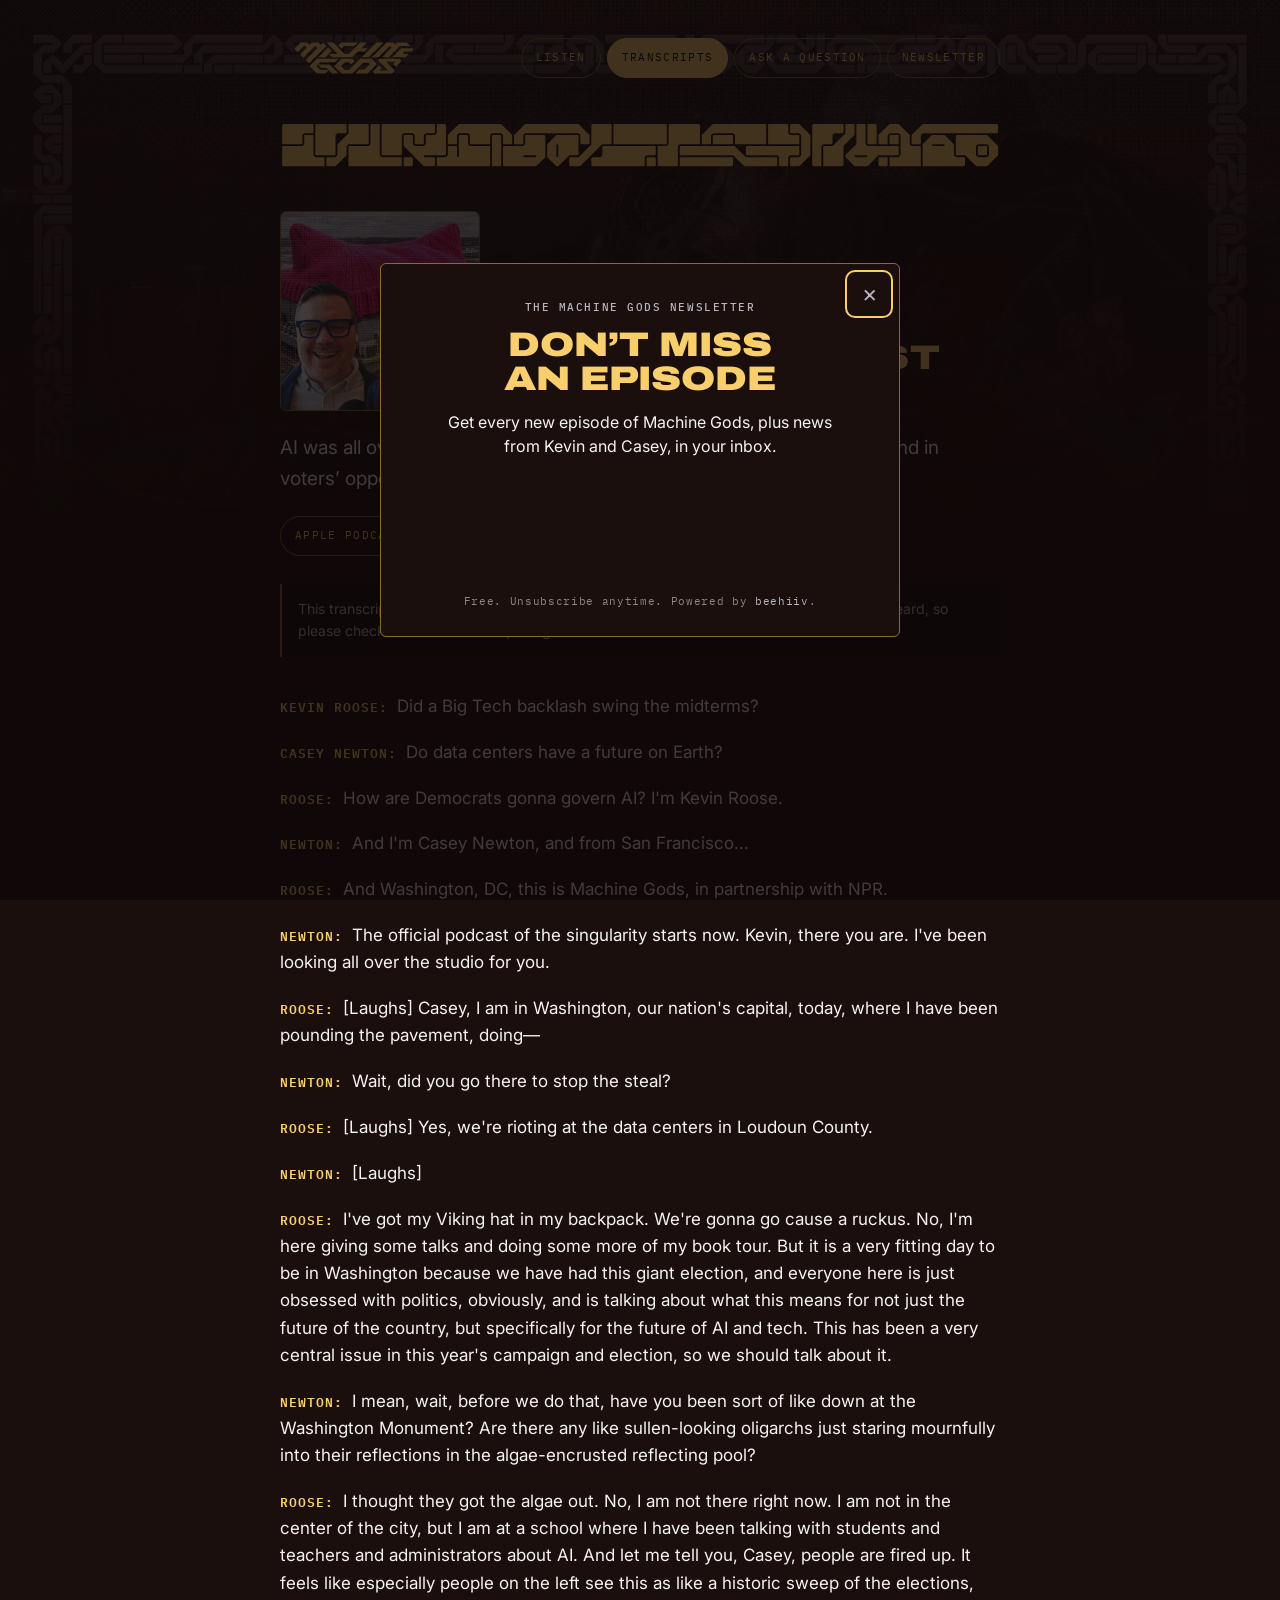
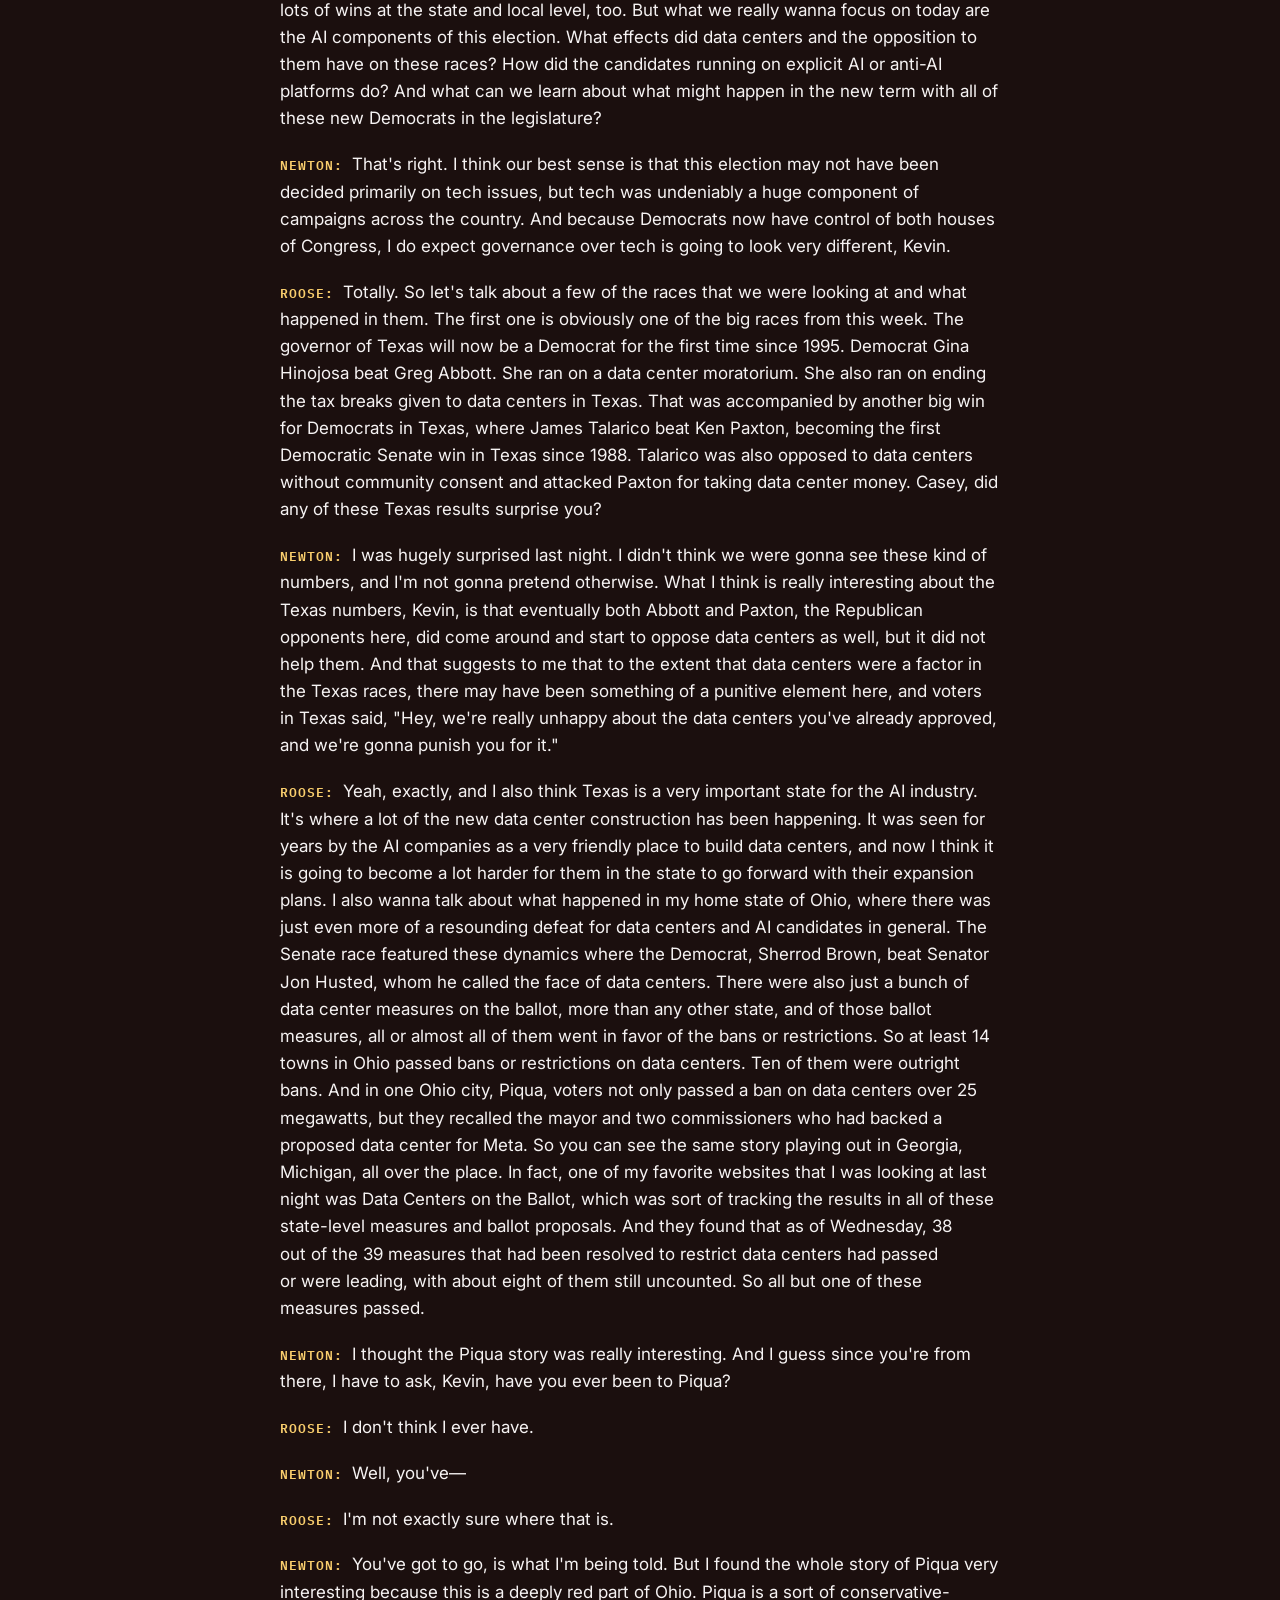
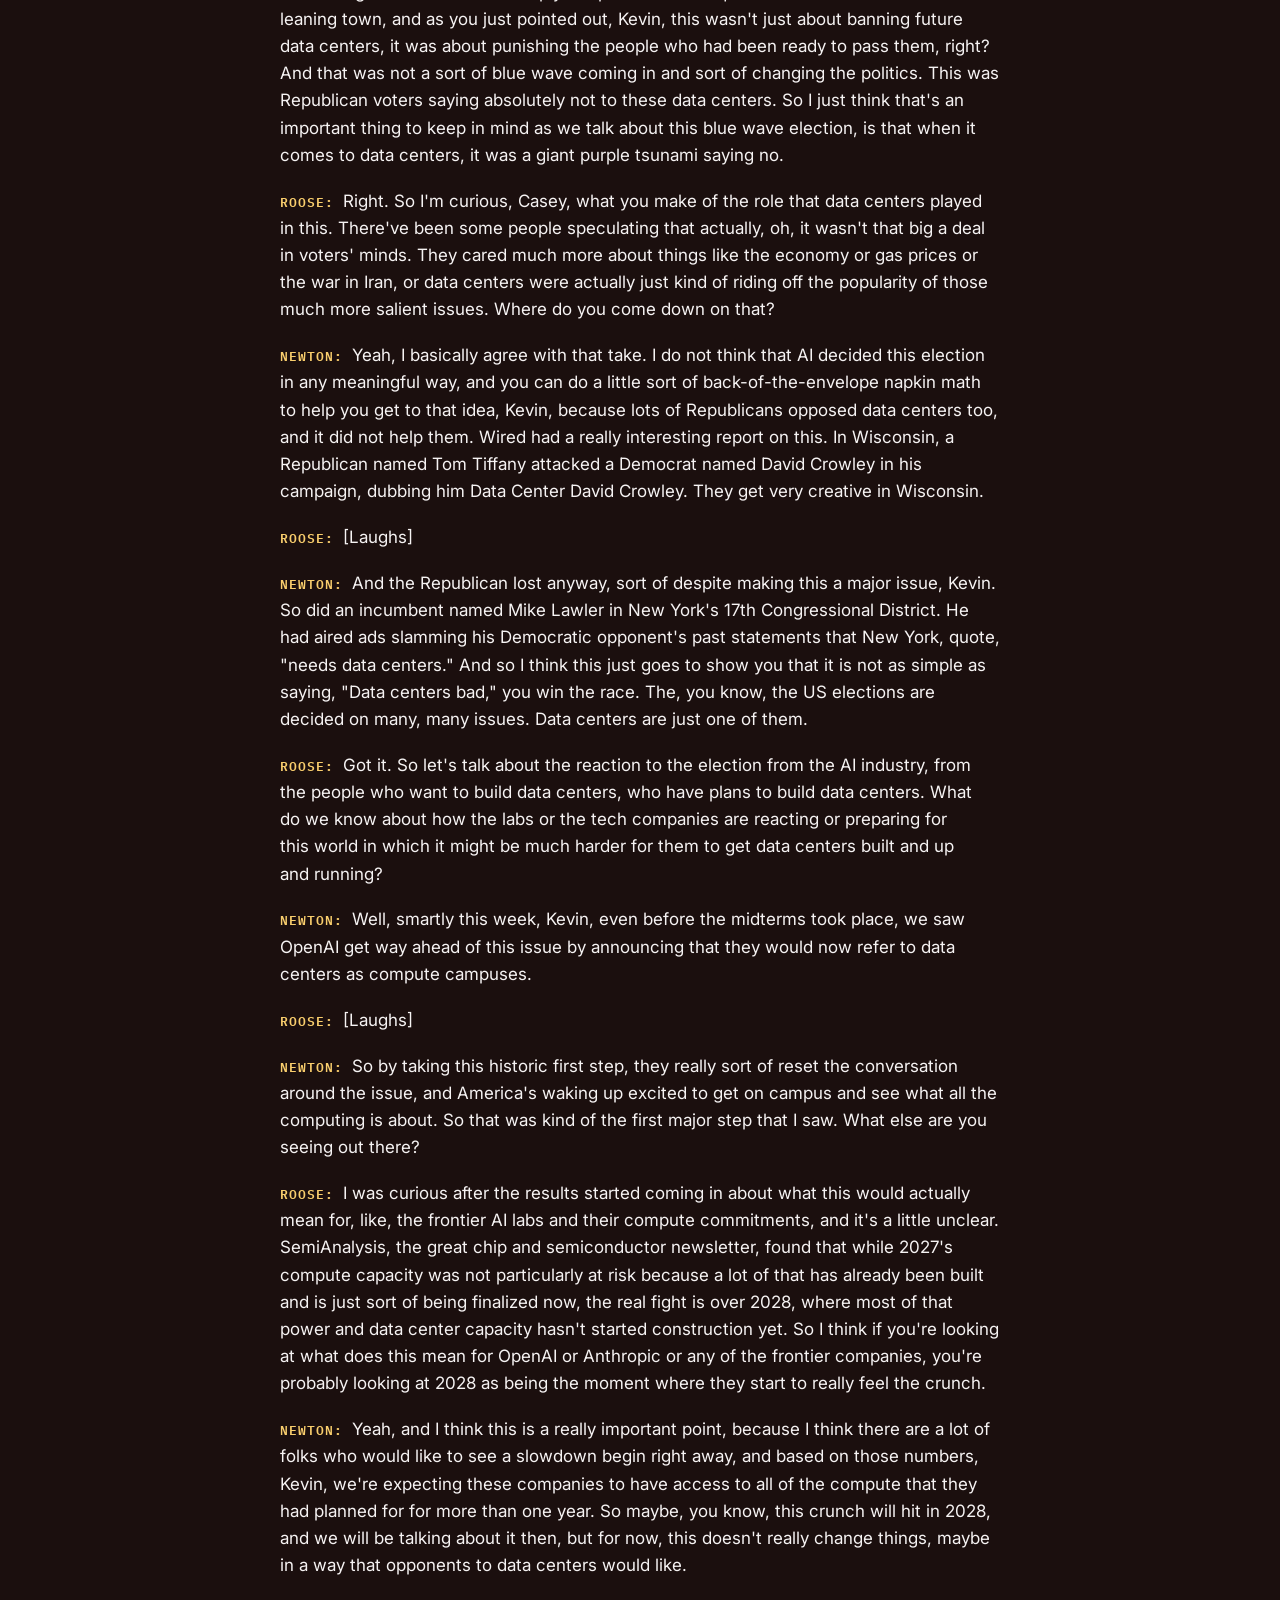
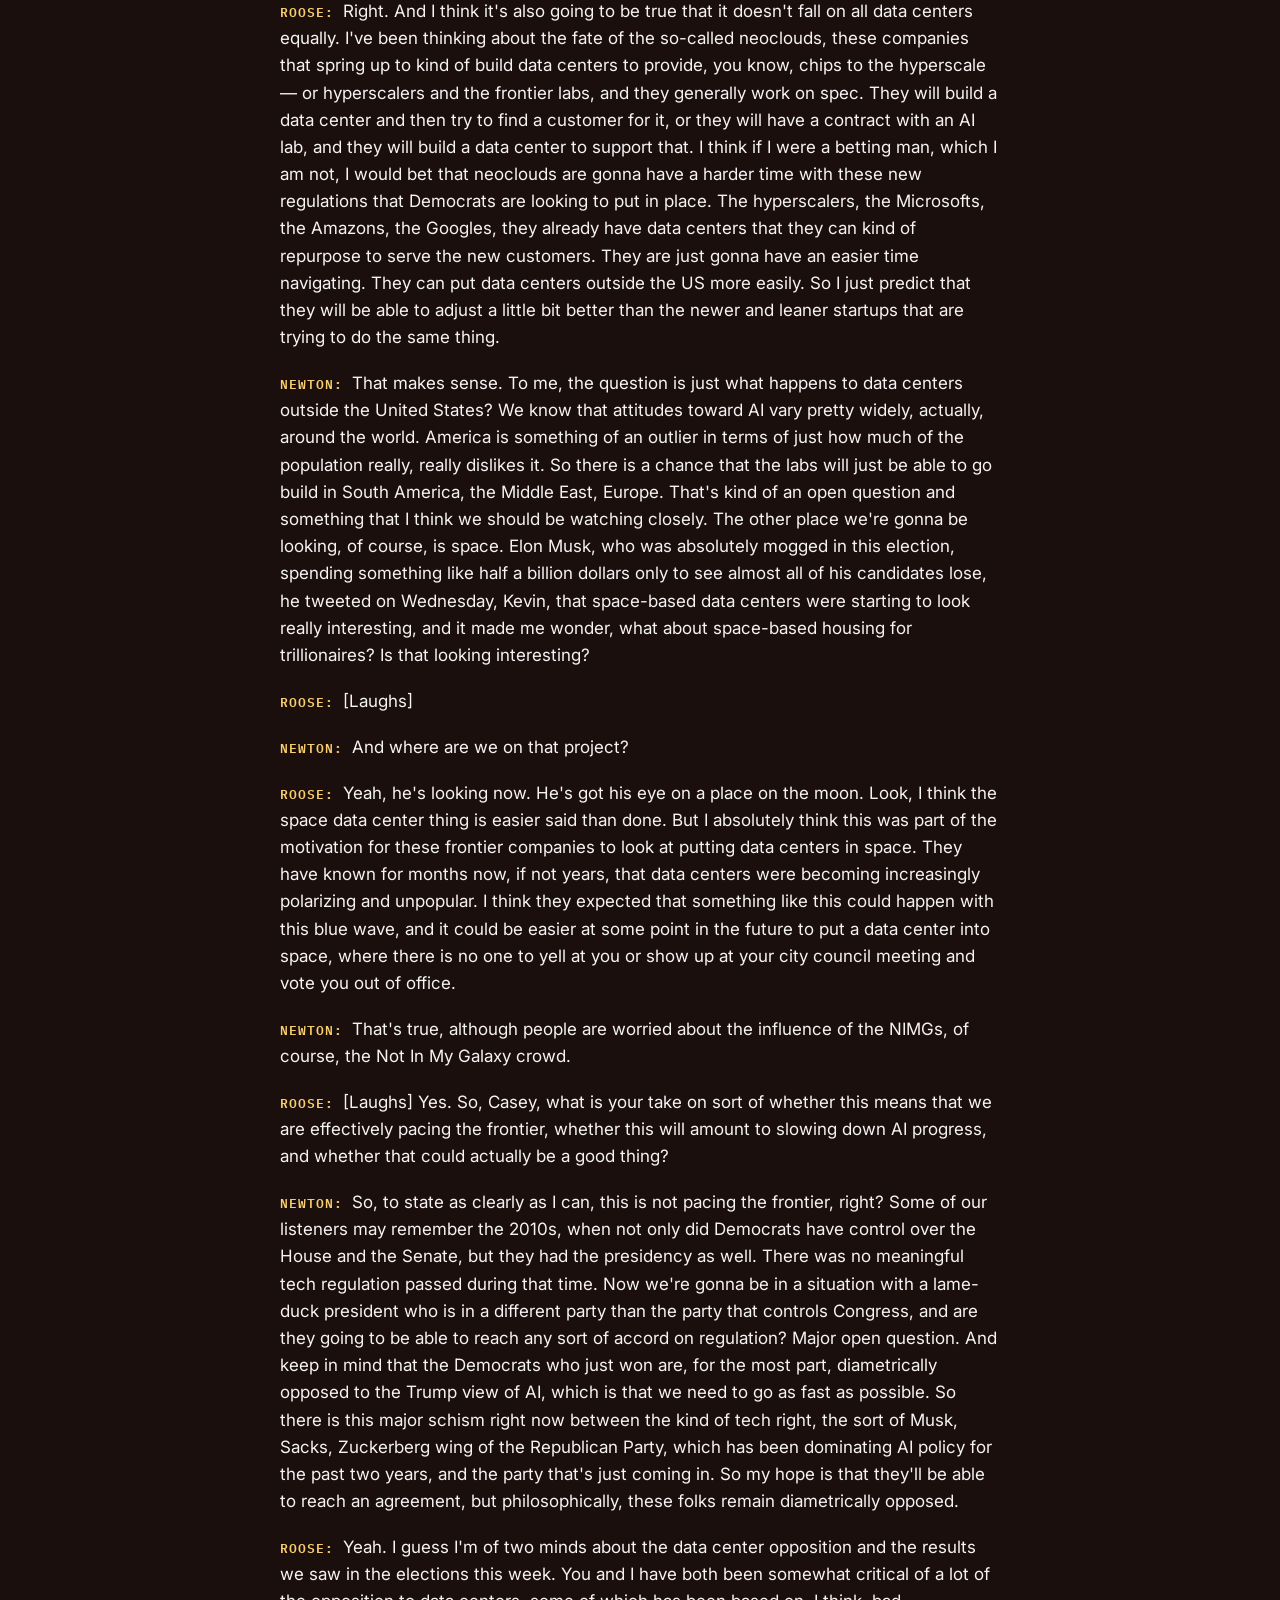
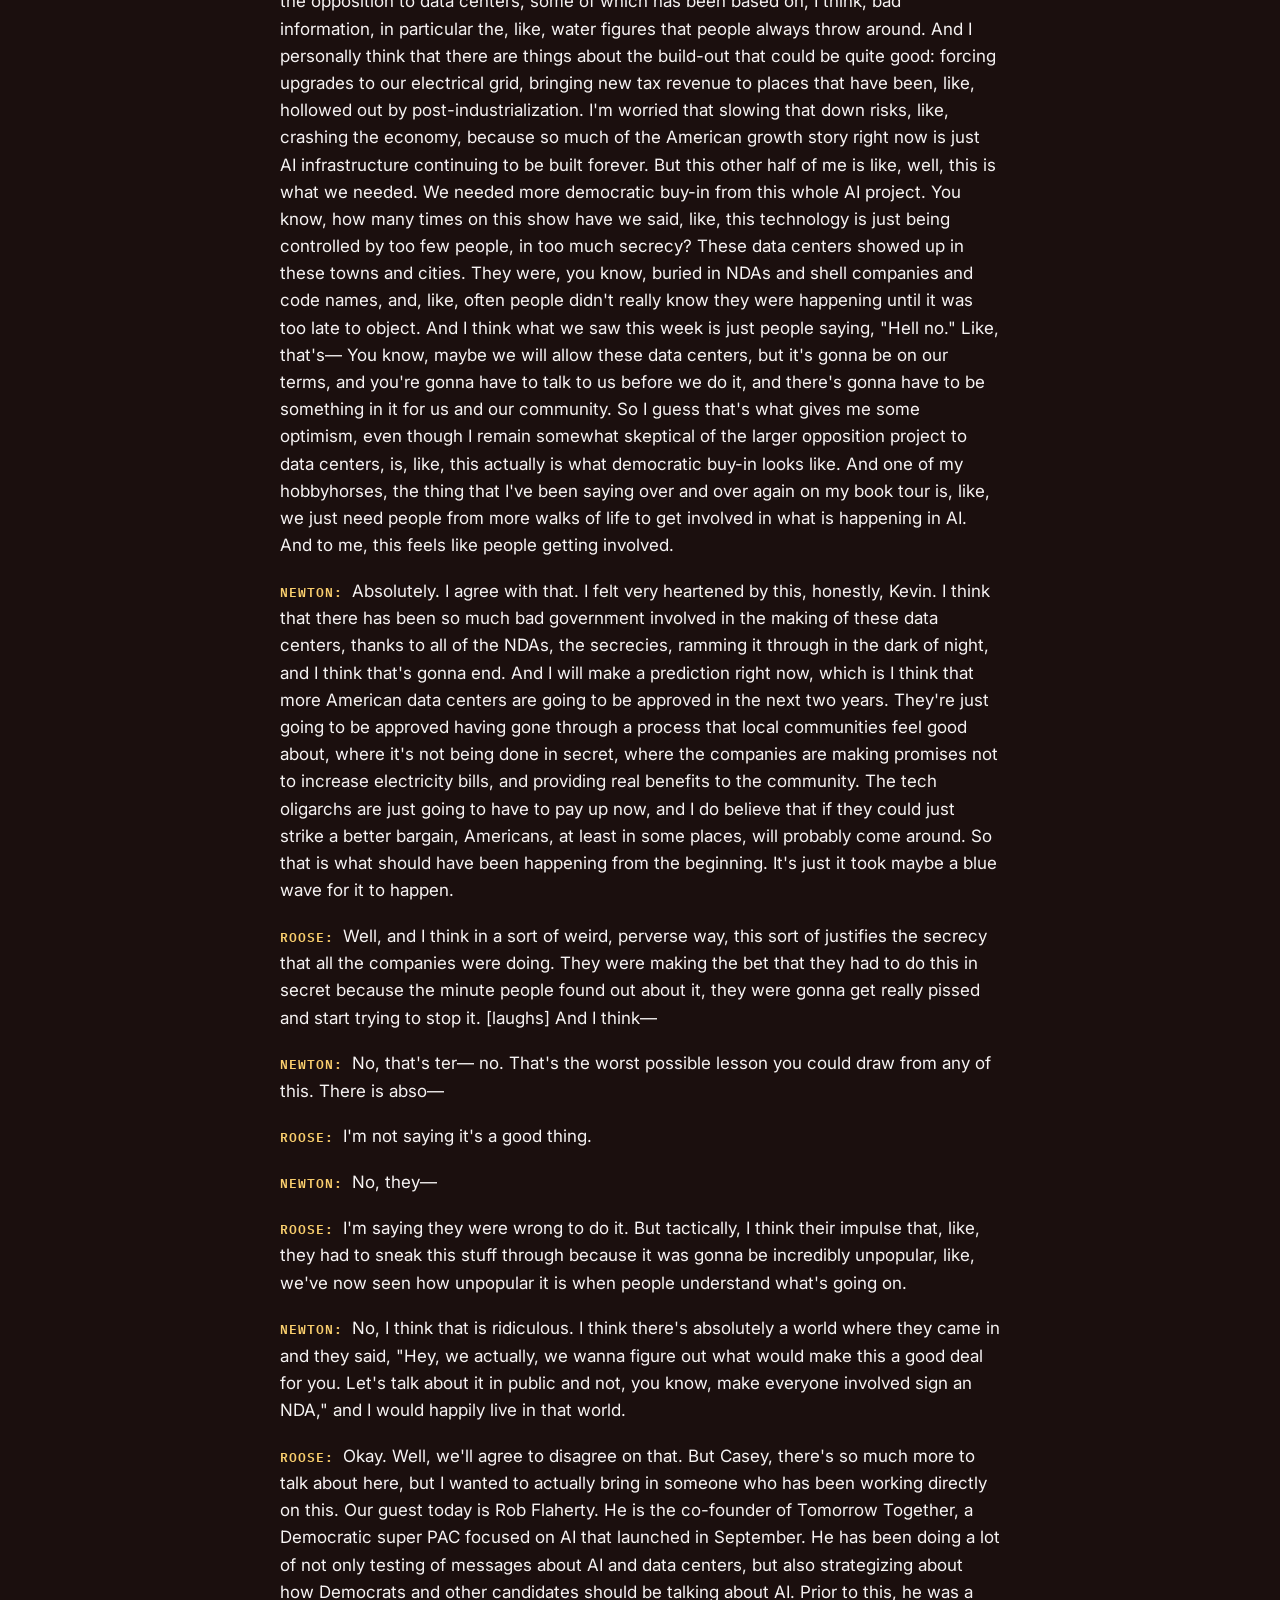
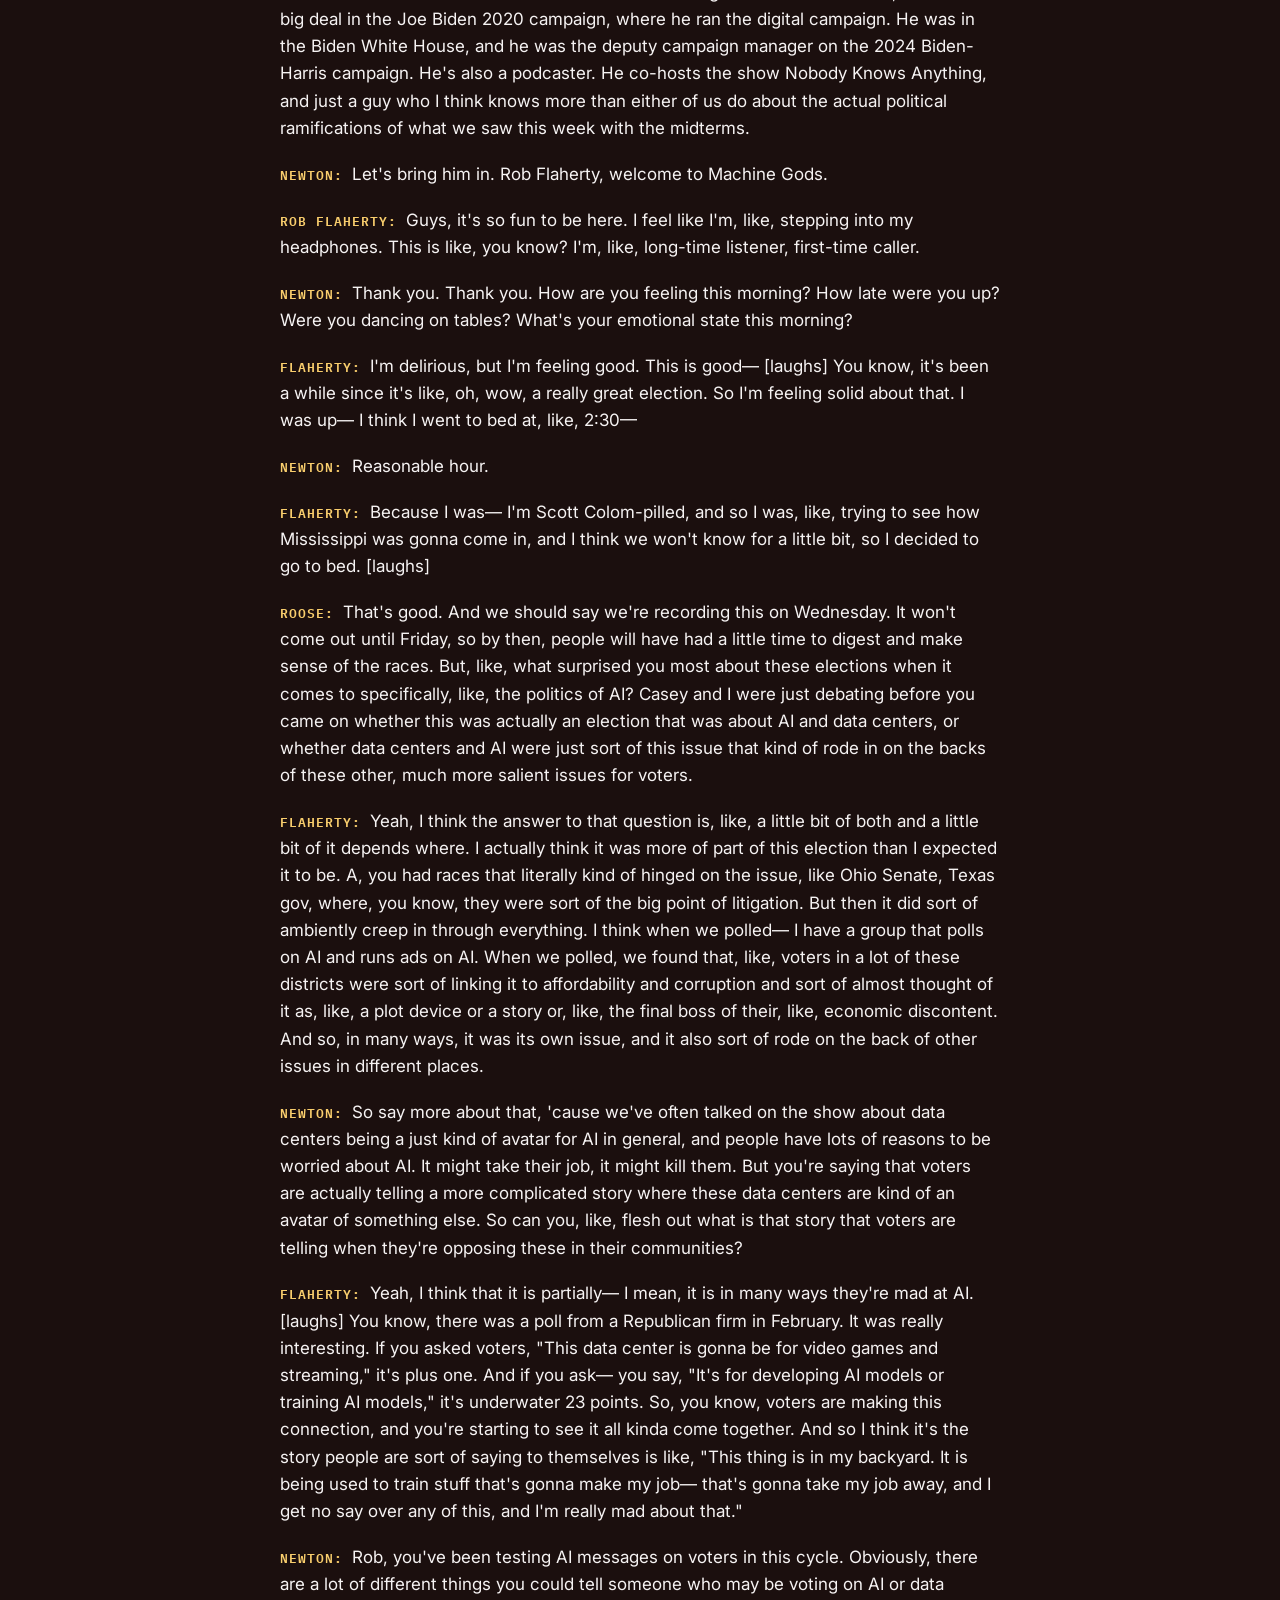
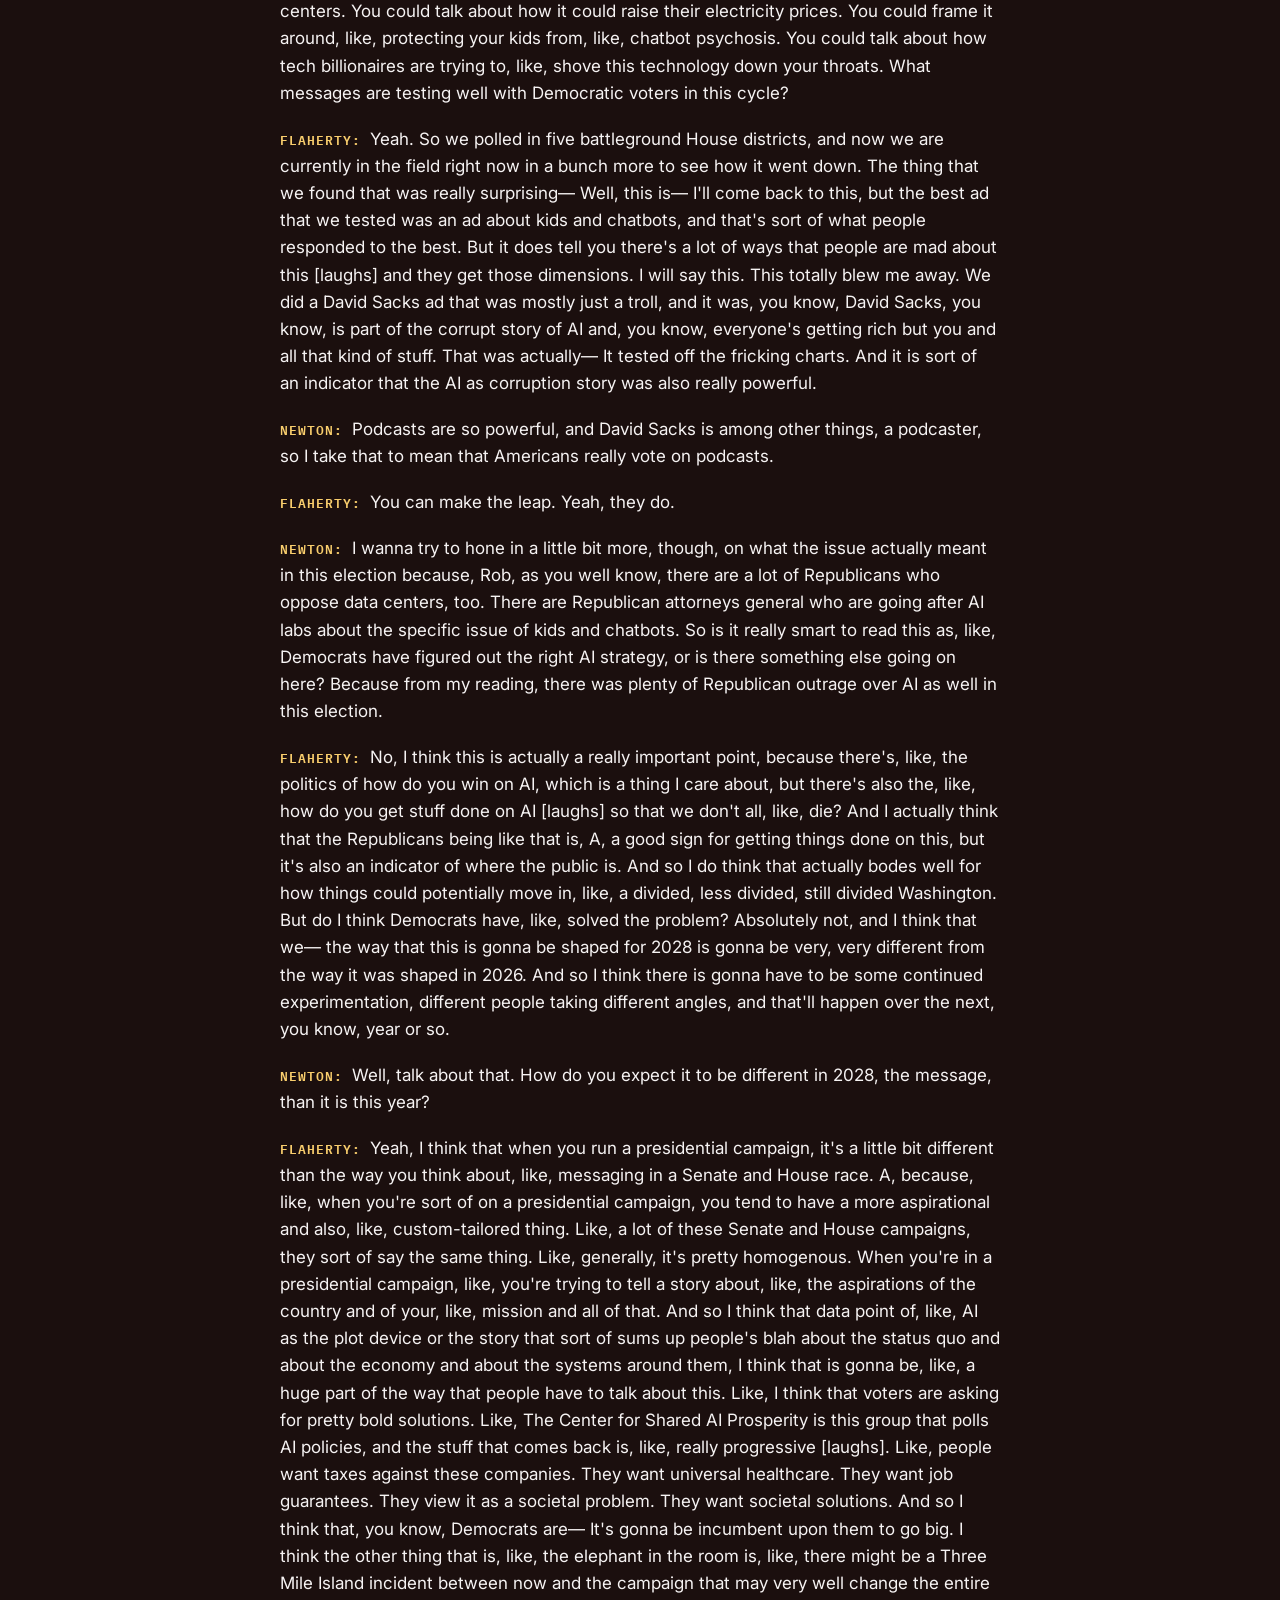
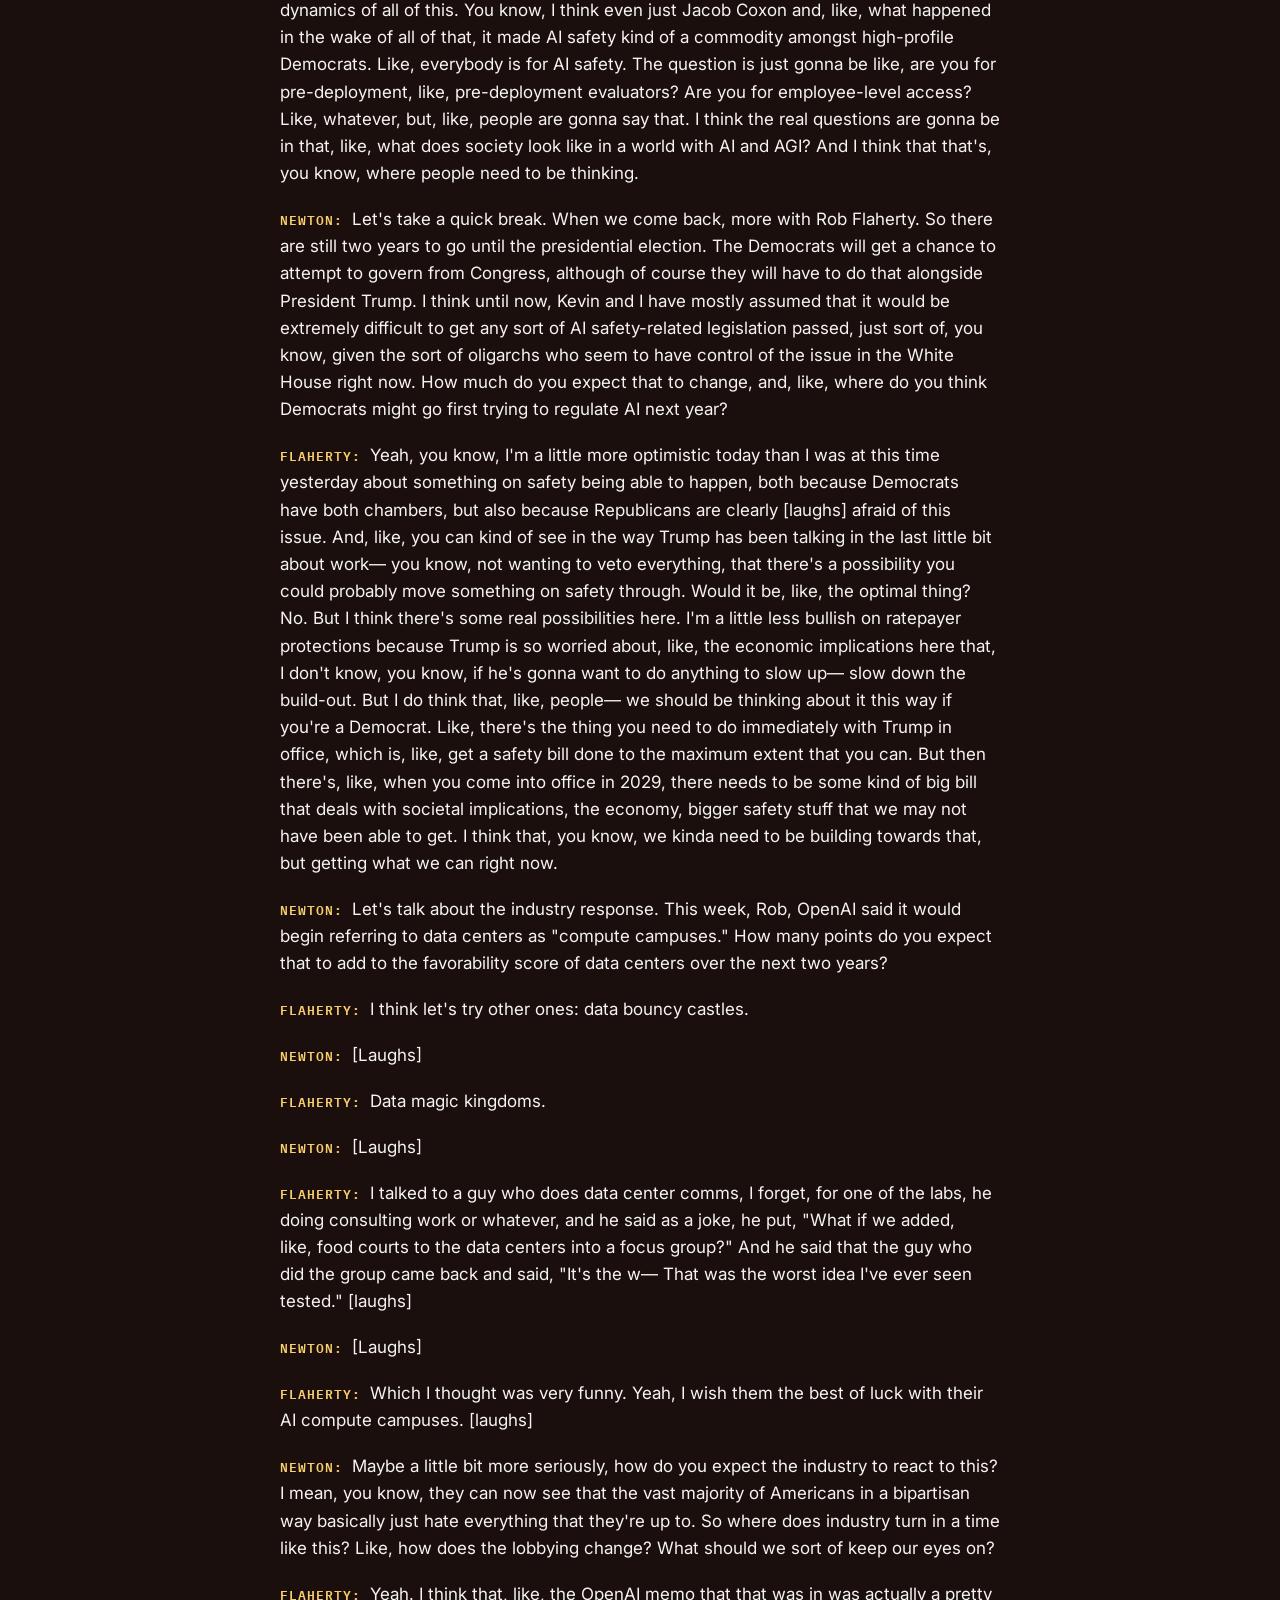
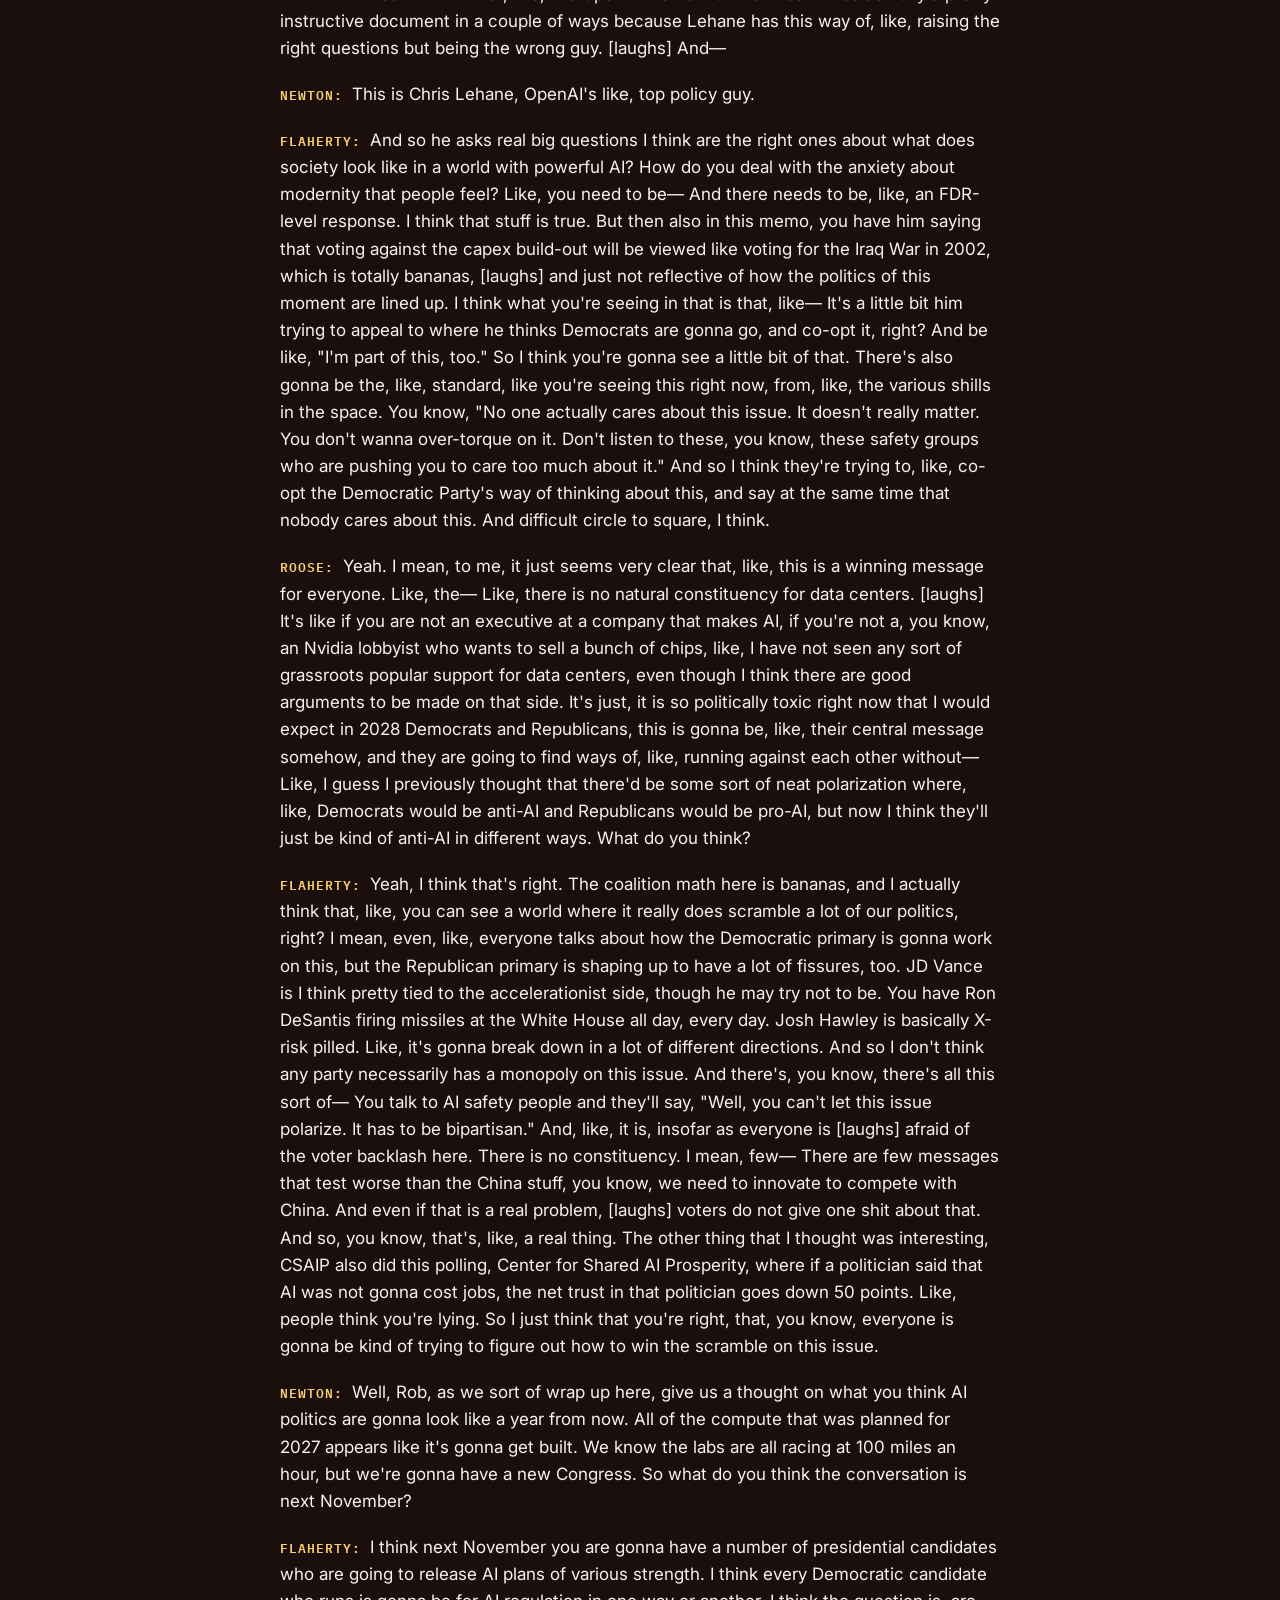
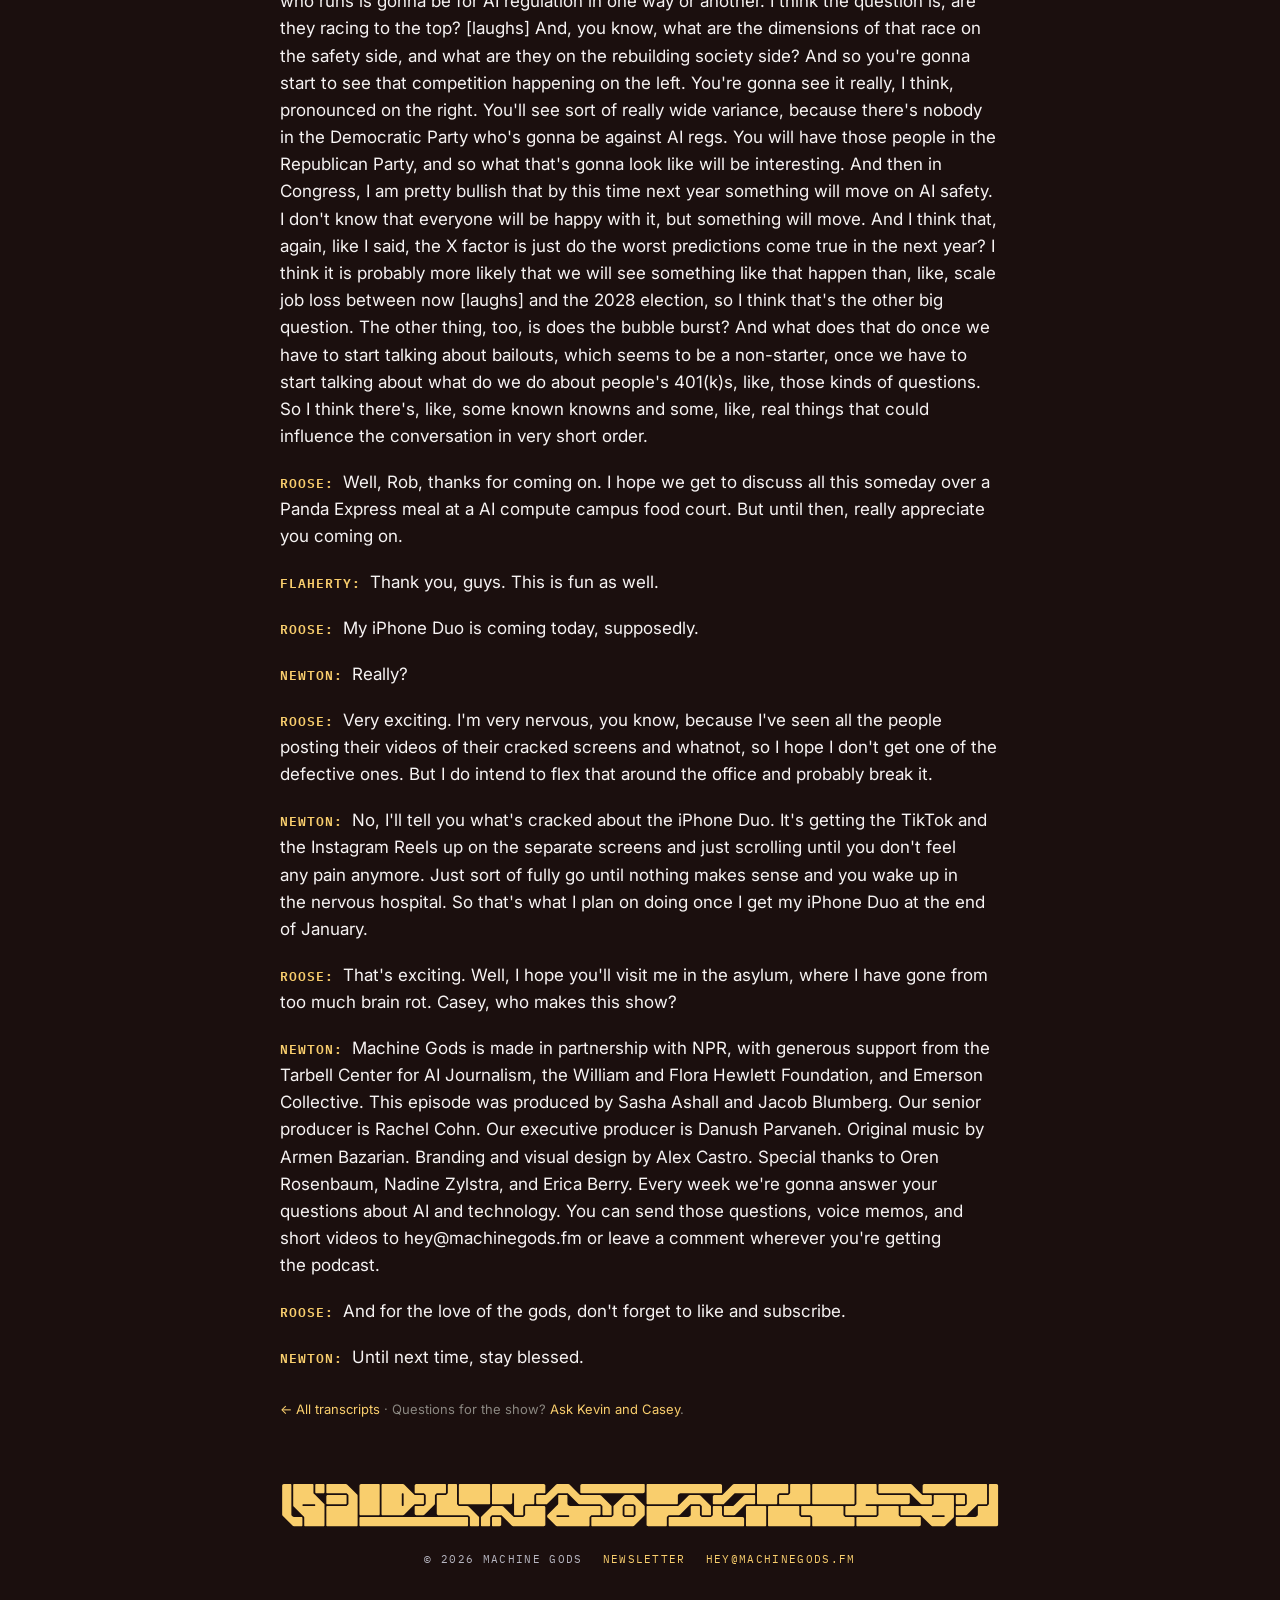
<file: transcripts/6/index.html>
<!DOCTYPE html>
<html lang="en">
<head>
<meta charset="utf-8">
<meta name="viewport" content="width=device-width, initial-scale=1">
<title>Episode 6: The purple tsunami against data centers — Machine Gods transcript</title>
<meta name="description" content="AI was all over the 2026 midterms: in the ads, in the political spending and in voters’ opposition to data centers.">
<link rel="canonical" href="https://machinegods.fm/transcripts/6/">
<meta property="og:type" content="article">
<meta property="og:title" content="Episode 6: The purple tsunami against data centers — Machine Gods transcript">
<meta property="og:description" content="AI was all over the 2026 midterms: in the ads, in the political spending and in voters’ opposition to data centers.">
<meta property="og:url" content="https://machinegods.fm/transcripts/6/">
<meta property="og:image" content="https://machinegods.fm/assets/episodes/ep-06.jpg">
<meta name="twitter:card" content="summary">
<link rel="icon" href="/favicon.ico" sizes="32x32">
<link rel="icon" href="../../assets/brand/favicon.svg" type="image/svg+xml">
<link rel="apple-touch-icon" href="../../assets/brand/apple-touch-icon.png">
<link rel="preconnect" href="https://fonts.googleapis.com">
<link rel="preconnect" href="https://fonts.gstatic.com" crossorigin>
<link rel="stylesheet" href="https://fonts.googleapis.com/css2?family=Archivo:wdth,wght@62..125,100..900&family=IBM+Plex+Mono:wght@400;500;600&family=Inter:wght@400;600&display=swap">
<link rel="stylesheet" href="../../assets/site.css">
</head>
<body data-newsletter-auto>
<div class="mg-backdrop" aria-hidden="true"></div>
<div class="mg-wrap">
  <header class="mg-header">
    <a class="mg-logo" href="/"><img src="../../assets/brand/wordmark.svg" alt="Machine Gods" width="148" height="60"></a>
    <nav class="mg-nav" aria-label="Site">
      <a href="/">Listen</a>
      <a href="/transcripts/" aria-current="page">Transcripts</a>
      <a href="/ask/">Ask a question</a>
      <a href="#newsletter" data-newsletter>Newsletter</a>
    </nav>
  </header>
  <div class="mg-divider" aria-hidden="true"></div>

  <main>
    <div class="mg-ep-hero">
      <img class="mg-ep-art" src="/assets/episodes/ep-06.jpg" alt="Episode 6 artwork" width="1400" height="1400">
      <div>
      <p class="mg-kicker">Episode 6 · November 6, 2026 · Transcript</p>
      <h1 class="mg-title mg-ep-heading">The purple tsunami against data centers</h1>
      </div>
    </div>
    <p class="mg-lede">AI was all over the 2026 midterms: in the ads, in the political spending and in voters’ opposition to data centers.</p>
    <nav class="mg-ep-links" aria-label="Listen to this episode">
      <a class="mg-pill" href="https://podcasts.apple.com/us/podcast/machine-gods/id6812430636" target="_blank" rel="noopener">Apple Podcasts</a>
      <a class="mg-pill" href="https://open.spotify.com/show/5kxu4uluMq6jUuoNPGyZMu" target="_blank" rel="noopener">Spotify</a>
      <a class="mg-pill" href="https://www.youtube.com/@machinegodspod" target="_blank" rel="noopener">YouTube</a>
      <a class="mg-pill" href="https://www.npr.org/2026/11/06/nx-s1-6032000/the-purple-tsunami-against-data-centers" target="_blank" rel="noopener">NPR</a>
    </nav>
    <p class="mg-disclaimer">This transcript was generated by AI and may contain errors. Machine Gods is made to be heard, so please check the audio before quoting.</p>
    <article class="mg-transcript">
<p><strong>Kevin Roose:</strong> Did a Big Tech backlash swing the midterms?</p>
<p><strong>Casey Newton:</strong> Do data centers have a future on Earth?</p>
<p><strong>Roose:</strong> How are Democrats gonna govern AI? I'm Kevin Roose.</p>
<p><strong>Newton:</strong> And I'm Casey Newton, and from San Francisco...</p>
<p><strong>Roose:</strong> And Washington, DC, this is Machine Gods, in partnership with NPR.</p>
<p><strong>Newton:</strong> The official podcast of the singularity starts now. Kevin, there you are. I've been looking all over the studio for you.</p>
<p><strong>Roose:</strong> [Laughs] Casey, I am in Washington, our nation's capital, today, where I have been pounding the pavement, doing—</p>
<p><strong>Newton:</strong> Wait, did you go there to stop the steal?</p>
<p><strong>Roose:</strong> [Laughs] Yes, we're rioting at the data centers in Loudoun County.</p>
<p><strong>Newton:</strong> [Laughs]</p>
<p><strong>Roose:</strong> I've got my Viking hat in my backpack. We're gonna go cause a ruckus. No, I'm here giving some talks and doing some more of my book tour. But it is a very fitting day to be in Washington because we have had this giant election, and everyone here is just obsessed with politics, obviously, and is talking about what this means for not just the future of the country, but specifically for the future of AI and tech. This has been a very central issue in this year's campaign and election, so we should talk about it.</p>
<p><strong>Newton:</strong> I mean, wait, before we do that, have you been sort of like down at the Washington Monument? Are there any like sullen-looking oligarchs just staring mournfully into their reflections in the algae-encrusted reflecting pool?</p>
<p><strong>Roose:</strong> I thought they got the algae out. No, I am not there right now. I am not in the center of the city, but I am at a school where I have been talking with students and teachers and administrators about AI. And let me tell you, Casey, people are fired up. It feels like especially people on the left see this as like a historic sweep of the elections, lots of wins at the state and local level, too. But what we really wanna focus on today are the AI components of this election. What effects did data centers and the opposition to them have on these races? How did the candidates running on explicit AI or anti-AI platforms do? And what can we learn about what might happen in the new term with all of these new Democrats in the legislature?</p>
<p><strong>Newton:</strong> That's right. I think our best sense is that this election may not have been decided primarily on tech issues, but tech was undeniably a huge component of campaigns across the country. And because Democrats now have control of both houses of Congress, I do expect governance over tech is going to look very different, Kevin.</p>
<p><strong>Roose:</strong> Totally. So let's talk about a few of the races that we were looking at and what happened in them. The first one is obviously one of the big races from this week. The governor of Texas will now be a Democrat for the first time since 1995. Democrat Gina Hinojosa beat Greg Abbott. She ran on a data center moratorium. She also ran on ending the tax breaks given to data centers in Texas. That was accompanied by another big win for Democrats in Texas, where James Talarico beat Ken Paxton, becoming the first Democratic Senate win in Texas since 1988. Talarico was also opposed to data centers without community consent and attacked Paxton for taking data center money. Casey, did any of these Texas results surprise you?</p>
<p><strong>Newton:</strong> I was hugely surprised last night. I didn't think we were gonna see these kind of numbers, and I'm not gonna pretend otherwise. What I think is really interesting about the Texas numbers, Kevin, is that eventually both Abbott and Paxton, the Republican opponents here, did come around and start to oppose data centers as well, but it did not help them. And that suggests to me that to the extent that data centers were a factor in the Texas races, there may have been something of a punitive element here, and voters in Texas said, &quot;Hey, we're really unhappy about the data centers you've already approved, and we're gonna punish you for it.&quot;</p>
<p><strong>Roose:</strong> Yeah, exactly, and I also think Texas is a very important state for the AI industry. It's where a lot of the new data center construction has been happening. It was seen for years by the AI companies as a very friendly place to build data centers, and now I think it is going to become a lot harder for them in the state to go forward with their expansion plans. I also wanna talk about what happened in my home state of Ohio, where there was just even more of a resounding defeat for data centers and AI candidates in general. The Senate race featured these dynamics where the Democrat, Sherrod Brown, beat Senator Jon Husted, whom he called the face of data centers. There were also just a bunch of data center measures on the ballot, more than any other state, and of those ballot measures, all or almost all of them went in favor of the bans or restrictions. So at least 14 towns in Ohio passed bans or restrictions on data centers. Ten of them were outright bans. And in one Ohio city, Piqua, voters not only passed a ban on data centers over 25 megawatts, but they recalled the mayor and two commissioners who had backed a proposed data center for Meta. So you can see the same story playing out in Georgia, Michigan, all over the place. In fact, one of my favorite websites that I was looking at last night was Data Centers on the Ballot, which was sort of tracking the results in all of these state-level measures and ballot proposals. And they found that as of Wednesday, 38 out of the 39 measures that had been resolved to restrict data centers had passed or were leading, with about eight of them still uncounted. So all but one of these measures passed.</p>
<p><strong>Newton:</strong> I thought the Piqua story was really interesting. And I guess since you're from there, I have to ask, Kevin, have you ever been to Piqua?</p>
<p><strong>Roose:</strong> I don't think I ever have.</p>
<p><strong>Newton:</strong> Well, you've—</p>
<p><strong>Roose:</strong> I'm not exactly sure where that is.</p>
<p><strong>Newton:</strong> You've got to go, is what I'm being told. But I found the whole story of Piqua very interesting because this is a deeply red part of Ohio. Piqua is a sort of conservative-leaning town, and as you just pointed out, Kevin, this wasn't just about banning future data centers, it was about punishing the people who had been ready to pass them, right? And that was not a sort of blue wave coming in and sort of changing the politics. This was Republican voters saying absolutely not to these data centers. So I just think that's an important thing to keep in mind as we talk about this blue wave election, is that when it comes to data centers, it was a giant purple tsunami saying no.</p>
<p><strong>Roose:</strong> Right. So I'm curious, Casey, what you make of the role that data centers played in this. There've been some people speculating that actually, oh, it wasn't that big a deal in voters' minds. They cared much more about things like the economy or gas prices or the war in Iran, or data centers were actually just kind of riding off the popularity of those much more salient issues. Where do you come down on that?</p>
<p><strong>Newton:</strong> Yeah, I basically agree with that take. I do not think that AI decided this election in any meaningful way, and you can do a little sort of back-of-the-envelope napkin math to help you get to that idea, Kevin, because lots of Republicans opposed data centers too, and it did not help them. Wired had a really interesting report on this. In Wisconsin, a Republican named Tom Tiffany attacked a Democrat named David Crowley in his campaign, dubbing him Data Center David Crowley. They get very creative in Wisconsin.</p>
<p><strong>Roose:</strong> [Laughs]</p>
<p><strong>Newton:</strong> And the Republican lost anyway, sort of despite making this a major issue, Kevin. So did an incumbent named Mike Lawler in New York's 17th Congressional District. He had aired ads slamming his Democratic opponent's past statements that New York, quote, &quot;needs data centers.&quot; And so I think this just goes to show you that it is not as simple as saying, &quot;Data centers bad,&quot; you win the race. The, you know, the US elections are decided on many, many issues. Data centers are just one of them.</p>
<p><strong>Roose:</strong> Got it. So let's talk about the reaction to the election from the AI industry, from the people who want to build data centers, who have plans to build data centers. What do we know about how the labs or the tech companies are reacting or preparing for this world in which it might be much harder for them to get data centers built and up and running?</p>
<p><strong>Newton:</strong> Well, smartly this week, Kevin, even before the midterms took place, we saw OpenAI get way ahead of this issue by announcing that they would now refer to data centers as compute campuses.</p>
<p><strong>Roose:</strong> [Laughs]</p>
<p><strong>Newton:</strong> So by taking this historic first step, they really sort of reset the conversation around the issue, and America's waking up excited to get on campus and see what all the computing is about. So that was kind of the first major step that I saw. What else are you seeing out there?</p>
<p><strong>Roose:</strong> I was curious after the results started coming in about what this would actually mean for, like, the frontier AI labs and their compute commitments, and it's a little unclear. SemiAnalysis, the great chip and semiconductor newsletter, found that while 2027's compute capacity was not particularly at risk because a lot of that has already been built and is just sort of being finalized now, the real fight is over 2028, where most of that power and data center capacity hasn't started construction yet. So I think if you're looking at what does this mean for OpenAI or Anthropic or any of the frontier companies, you're probably looking at 2028 as being the moment where they start to really feel the crunch.</p>
<p><strong>Newton:</strong> Yeah, and I think this is a really important point, because I think there are a lot of folks who would like to see a slowdown begin right away, and based on those numbers, Kevin, we're expecting these companies to have access to all of the compute that they had planned for for more than one year. So maybe, you know, this crunch will hit in 2028, and we will be talking about it then, but for now, this doesn't really change things, maybe in a way that opponents to data centers would like.</p>
<p><strong>Roose:</strong> Right. And I think it's also going to be true that it doesn't fall on all data centers equally. I've been thinking about the fate of the so-called neoclouds, these companies that spring up to kind of build data centers to provide, you know, chips to the hyperscale— or hyperscalers and the frontier labs, and they generally work on spec. They will build a data center and then try to find a customer for it, or they will have a contract with an AI lab, and they will build a data center to support that. I think if I were a betting man, which I am not, I would bet that neoclouds are gonna have a harder time with these new regulations that Democrats are looking to put in place. The hyperscalers, the Microsofts, the Amazons, the Googles, they already have data centers that they can kind of repurpose to serve the new customers. They are just gonna have an easier time navigating. They can put data centers outside the US more easily. So I just predict that they will be able to adjust a little bit better than the newer and leaner startups that are trying to do the same thing.</p>
<p><strong>Newton:</strong> That makes sense. To me, the question is just what happens to data centers outside the United States? We know that attitudes toward AI vary pretty widely, actually, around the world. America is something of an outlier in terms of just how much of the population really, really dislikes it. So there is a chance that the labs will just be able to go build in South America, the Middle East, Europe. That's kind of an open question and something that I think we should be watching closely. The other place we're gonna be looking, of course, is space. Elon Musk, who was absolutely mogged in this election, spending something like half a billion dollars only to see almost all of his candidates lose, he tweeted on Wednesday, Kevin, that space-based data centers were starting to look really interesting, and it made me wonder, what about space-based housing for trillionaires? Is that looking interesting?</p>
<p><strong>Roose:</strong> [Laughs]</p>
<p><strong>Newton:</strong> And where are we on that project?</p>
<p><strong>Roose:</strong> Yeah, he's looking now. He's got his eye on a place on the moon. Look, I think the space data center thing is easier said than done. But I absolutely think this was part of the motivation for these frontier companies to look at putting data centers in space. They have known for months now, if not years, that data centers were becoming increasingly polarizing and unpopular. I think they expected that something like this could happen with this blue wave, and it could be easier at some point in the future to put a data center into space, where there is no one to yell at you or show up at your city council meeting and vote you out of office.</p>
<p><strong>Newton:</strong> That's true, although people are worried about the influence of the NIMGs, of course, the Not In My Galaxy crowd.</p>
<p><strong>Roose:</strong> [Laughs] Yes. So, Casey, what is your take on sort of whether this means that we are effectively pacing the frontier, whether this will amount to slowing down AI progress, and whether that could actually be a good thing?</p>
<p><strong>Newton:</strong> So, to state as clearly as I can, this is not pacing the frontier, right? Some of our listeners may remember the 2010s, when not only did Democrats have control over the House and the Senate, but they had the presidency as well. There was no meaningful tech regulation passed during that time. Now we're gonna be in a situation with a lame-duck president who is in a different party than the party that controls Congress, and are they going to be able to reach any sort of accord on regulation? Major open question. And keep in mind that the Democrats who just won are, for the most part, diametrically opposed to the Trump view of AI, which is that we need to go as fast as possible. So there is this major schism right now between the kind of tech right, the sort of Musk, Sacks, Zuckerberg wing of the Republican Party, which has been dominating AI policy for the past two years, and the party that's just coming in. So my hope is that they'll be able to reach an agreement, but philosophically, these folks remain diametrically opposed.</p>
<p><strong>Roose:</strong> Yeah. I guess I'm of two minds about the data center opposition and the results we saw in the elections this week. You and I have both been somewhat critical of a lot of the opposition to data centers, some of which has been based on, I think, bad information, in particular the, like, water figures that people always throw around. And I personally think that there are things about the build-out that could be quite good: forcing upgrades to our electrical grid, bringing new tax revenue to places that have been, like, hollowed out by post-industrialization. I'm worried that slowing that down risks, like, crashing the economy, because so much of the American growth story right now is just AI infrastructure continuing to be built forever. But this other half of me is like, well, this is what we needed. We needed more democratic buy-in from this whole AI project. You know, how many times on this show have we said, like, this technology is just being controlled by too few people, in too much secrecy? These data centers showed up in these towns and cities. They were, you know, buried in NDAs and shell companies and code names, and, like, often people didn't really know they were happening until it was too late to object. And I think what we saw this week is just people saying, &quot;Hell no.&quot; Like, that's— You know, maybe we will allow these data centers, but it's gonna be on our terms, and you're gonna have to talk to us before we do it, and there's gonna have to be something in it for us and our community. So I guess that's what gives me some optimism, even though I remain somewhat skeptical of the larger opposition project to data centers, is, like, this actually is what democratic buy-in looks like. And one of my hobbyhorses, the thing that I've been saying over and over again on my book tour is, like, we just need people from more walks of life to get involved in what is happening in AI. And to me, this feels like people getting involved.</p>
<p><strong>Newton:</strong> Absolutely. I agree with that. I felt very heartened by this, honestly, Kevin. I think that there has been so much bad government involved in the making of these data centers, thanks to all of the NDAs, the secrecies, ramming it through in the dark of night, and I think that's gonna end. And I will make a prediction right now, which is I think that more American data centers are going to be approved in the next two years. They're just going to be approved having gone through a process that local communities feel good about, where it's not being done in secret, where the companies are making promises not to increase electricity bills, and providing real benefits to the community. The tech oligarchs are just going to have to pay up now, and I do believe that if they could just strike a better bargain, Americans, at least in some places, will probably come around. So that is what should have been happening from the beginning. It's just it took maybe a blue wave for it to happen.</p>
<p><strong>Roose:</strong> Well, and I think in a sort of weird, perverse way, this sort of justifies the secrecy that all the companies were doing. They were making the bet that they had to do this in secret because the minute people found out about it, they were gonna get really pissed and start trying to stop it. [laughs] And I think—</p>
<p><strong>Newton:</strong> No, that's ter— no. That's the worst possible lesson you could draw from any of this. There is abso—</p>
<p><strong>Roose:</strong> I'm not saying it's a good thing.</p>
<p><strong>Newton:</strong> No, they—</p>
<p><strong>Roose:</strong> I'm saying they were wrong to do it. But tactically, I think their impulse that, like, they had to sneak this stuff through because it was gonna be incredibly unpopular, like, we've now seen how unpopular it is when people understand what's going on.</p>
<p><strong>Newton:</strong> No, I think that is ridiculous. I think there's absolutely a world where they came in and they said, &quot;Hey, we actually, we wanna figure out what would make this a good deal for you. Let's talk about it in public and not, you know, make everyone involved sign an NDA,&quot; and I would happily live in that world.</p>
<p><strong>Roose:</strong> Okay. Well, we'll agree to disagree on that. But Casey, there's so much more to talk about here, but I wanted to actually bring in someone who has been working directly on this. Our guest today is Rob Flaherty. He is the co-founder of Tomorrow Together, a Democratic super PAC focused on AI that launched in September. He has been doing a lot of not only testing of messages about AI and data centers, but also strategizing about how Democrats and other candidates should be talking about AI. Prior to this, he was a big deal in the Joe Biden 2020 campaign, where he ran the digital campaign. He was in the Biden White House, and he was the deputy campaign manager on the 2024 Biden-Harris campaign. He's also a podcaster. He co-hosts the show Nobody Knows Anything, and just a guy who I think knows more than either of us do about the actual political ramifications of what we saw this week with the midterms.</p>
<p><strong>Newton:</strong> Let's bring him in. Rob Flaherty, welcome to Machine Gods.</p>
<p><strong>Rob Flaherty:</strong> Guys, it's so fun to be here. I feel like I'm, like, stepping into my headphones. This is like, you know? I'm, like, long-time listener, first-time caller.</p>
<p><strong>Newton:</strong> Thank you. Thank you. How are you feeling this morning? How late were you up? Were you dancing on tables? What's your emotional state this morning?</p>
<p><strong>Flaherty:</strong> I'm delirious, but I'm feeling good. This is good— [laughs] You know, it's been a while since it's like, oh, wow, a really great election. So I'm feeling solid about that. I was up— I think I went to bed at, like, 2:30—</p>
<p><strong>Newton:</strong> Reasonable hour.</p>
<p><strong>Flaherty:</strong> Because I was— I'm Scott Colom-pilled, and so I was, like, trying to see how Mississippi was gonna come in, and I think we won't know for a little bit, so I decided to go to bed. [laughs]</p>
<p><strong>Roose:</strong> That's good. And we should say we're recording this on Wednesday. It won't come out until Friday, so by then, people will have had a little time to digest and make sense of the races. But, like, what surprised you most about these elections when it comes to specifically, like, the politics of AI? Casey and I were just debating before you came on whether this was actually an election that was about AI and data centers, or whether data centers and AI were just sort of this issue that kind of rode in on the backs of these other, much more salient issues for voters.</p>
<p><strong>Flaherty:</strong> Yeah, I think the answer to that question is, like, a little bit of both and a little bit of it depends where. I actually think it was more of part of this election than I expected it to be. A, you had races that literally kind of hinged on the issue, like Ohio Senate, Texas gov, where, you know, they were sort of the big point of litigation. But then it did sort of ambiently creep in through everything. I think when we polled— I have a group that polls on AI and runs ads on AI. When we polled, we found that, like, voters in a lot of these districts were sort of linking it to affordability and corruption and sort of almost thought of it as, like, a plot device or a story or, like, the final boss of their, like, economic discontent. And so, in many ways, it was its own issue, and it also sort of rode on the back of other issues in different places.</p>
<p><strong>Newton:</strong> So say more about that, 'cause we've often talked on the show about data centers being a just kind of avatar for AI in general, and people have lots of reasons to be worried about AI. It might take their job, it might kill them. But you're saying that voters are actually telling a more complicated story where these data centers are kind of an avatar of something else. So can you, like, flesh out what is that story that voters are telling when they're opposing these in their communities?</p>
<p><strong>Flaherty:</strong> Yeah, I think that it is partially— I mean, it is in many ways they're mad at AI. [laughs] You know, there was a poll from a Republican firm in February. It was really interesting. If you asked voters, &quot;This data center is gonna be for video games and streaming,&quot; it's plus one. And if you ask— you say, &quot;It's for developing AI models or training AI models,&quot; it's underwater 23 points. So, you know, voters are making this connection, and you're starting to see it all kinda come together. And so I think it's the story people are sort of saying to themselves is like, &quot;This thing is in my backyard. It is being used to train stuff that's gonna make my job— that's gonna take my job away, and I get no say over any of this, and I'm really mad about that.&quot;</p>
<p><strong>Newton:</strong> Rob, you've been testing AI messages on voters in this cycle. Obviously, there are a lot of different things you could tell someone who may be voting on AI or data centers. You could talk about how it could raise their electricity prices. You could frame it around, like, protecting your kids from, like, chatbot psychosis. You could talk about how tech billionaires are trying to, like, shove this technology down your throats. What messages are testing well with Democratic voters in this cycle?</p>
<p><strong>Flaherty:</strong> Yeah. So we polled in five battleground House districts, and now we are currently in the field right now in a bunch more to see how it went down. The thing that we found that was really surprising— Well, this is— I'll come back to this, but the best ad that we tested was an ad about kids and chatbots, and that's sort of what people responded to the best. But it does tell you there's a lot of ways that people are mad about this [laughs] and they get those dimensions. I will say this. This totally blew me away. We did a David Sacks ad that was mostly just a troll, and it was, you know, David Sacks, you know, is part of the corrupt story of AI and, you know, everyone's getting rich but you and all that kind of stuff. That was actually— It tested off the fricking charts. And it is sort of an indicator that the AI as corruption story was also really powerful.</p>
<p><strong>Newton:</strong> Podcasts are so powerful, and David Sacks is among other things, a podcaster, so I take that to mean that Americans really vote on podcasts.</p>
<p><strong>Flaherty:</strong> You can make the leap. Yeah, they do.</p>
<p><strong>Newton:</strong> I wanna try to hone in a little bit more, though, on what the issue actually meant in this election because, Rob, as you well know, there are a lot of Republicans who oppose data centers, too. There are Republican attorneys general who are going after AI labs about the specific issue of kids and chatbots. So is it really smart to read this as, like, Democrats have figured out the right AI strategy, or is there something else going on here? Because from my reading, there was plenty of Republican outrage over AI as well in this election.</p>
<p><strong>Flaherty:</strong> No, I think this is actually a really important point, because there's, like, the politics of how do you win on AI, which is a thing I care about, but there's also the, like, how do you get stuff done on AI [laughs] so that we don't all, like, die? And I actually think that the Republicans being like that is, A, a good sign for getting things done on this, but it's also an indicator of where the public is. And so I do think that actually bodes well for how things could potentially move in, like, a divided, less divided, still divided Washington. But do I think Democrats have, like, solved the problem? Absolutely not, and I think that we— the way that this is gonna be shaped for 2028 is gonna be very, very different from the way it was shaped in 2026. And so I think there is gonna have to be some continued experimentation, different people taking different angles, and that'll happen over the next, you know, year or so.</p>
<p><strong>Newton:</strong> Well, talk about that. How do you expect it to be different in 2028, the message, than it is this year?</p>
<p><strong>Flaherty:</strong> Yeah, I think that when you run a presidential campaign, it's a little bit different than the way you think about, like, messaging in a Senate and House race. A, because, like, when you're sort of on a presidential campaign, you tend to have a more aspirational and also, like, custom-tailored thing. Like, a lot of these Senate and House campaigns, they sort of say the same thing. Like, generally, it's pretty homogenous. When you're in a presidential campaign, like, you're trying to tell a story about, like, the aspirations of the country and of your, like, mission and all of that. And so I think that data point of, like, AI as the plot device or the story that sort of sums up people's blah about the status quo and about the economy and about the systems around them, I think that is gonna be, like, a huge part of the way that people have to talk about this. Like, I think that voters are asking for pretty bold solutions. Like, The Center for Shared AI Prosperity is this group that polls AI policies, and the stuff that comes back is, like, really progressive [laughs]. Like, people want taxes against these companies. They want universal healthcare. They want job guarantees. They view it as a societal problem. They want societal solutions. And so I think that, you know, Democrats are— It's gonna be incumbent upon them to go big. I think the other thing that is, like, the elephant in the room is, like, there might be a Three Mile Island incident between now and the campaign that may very well change the entire dynamics of all of this. You know, I think even just Jacob Coxon and, like, what happened in the wake of all of that, it made AI safety kind of a commodity amongst high-profile Democrats. Like, everybody is for AI safety. The question is just gonna be like, are you for pre-deployment, like, pre-deployment evaluators? Are you for employee-level access? Like, whatever, but, like, people are gonna say that. I think the real questions are gonna be in that, like, what does society look like in a world with AI and AGI? And I think that that's, you know, where people need to be thinking.</p>
<p><strong>Newton:</strong> Let's take a quick break. When we come back, more with Rob Flaherty. So there are still two years to go until the presidential election. The Democrats will get a chance to attempt to govern from Congress, although of course they will have to do that alongside President Trump. I think until now, Kevin and I have mostly assumed that it would be extremely difficult to get any sort of AI safety-related legislation passed, just sort of, you know, given the sort of oligarchs who seem to have control of the issue in the White House right now. How much do you expect that to change, and, like, where do you think Democrats might go first trying to regulate AI next year?</p>
<p><strong>Flaherty:</strong> Yeah, you know, I'm a little more optimistic today than I was at this time yesterday about something on safety being able to happen, both because Democrats have both chambers, but also because Republicans are clearly [laughs] afraid of this issue. And, like, you can kind of see in the way Trump has been talking in the last little bit about work— you know, not wanting to veto everything, that there's a possibility you could probably move something on safety through. Would it be, like, the optimal thing? No. But I think there's some real possibilities here. I'm a little less bullish on ratepayer protections because Trump is so worried about, like, the economic implications here that, I don't know, you know, if he's gonna want to do anything to slow up— slow down the build-out. But I do think that, like, people— we should be thinking about it this way if you're a Democrat. Like, there's the thing you need to do immediately with Trump in office, which is, like, get a safety bill done to the maximum extent that you can. But then there's, like, when you come into office in 2029, there needs to be some kind of big bill that deals with societal implications, the economy, bigger safety stuff that we may not have been able to get. I think that, you know, we kinda need to be building towards that, but getting what we can right now.</p>
<p><strong>Newton:</strong> Let's talk about the industry response. This week, Rob, OpenAI said it would begin referring to data centers as &quot;compute campuses.&quot; How many points do you expect that to add to the favorability score of data centers over the next two years?</p>
<p><strong>Flaherty:</strong> I think let's try other ones: data bouncy castles.</p>
<p><strong>Newton:</strong> [Laughs]</p>
<p><strong>Flaherty:</strong> Data magic kingdoms.</p>
<p><strong>Newton:</strong> [Laughs]</p>
<p><strong>Flaherty:</strong> I talked to a guy who does data center comms, I forget, for one of the labs, he doing consulting work or whatever, and he said as a joke, he put, &quot;What if we added, like, food courts to the data centers into a focus group?&quot; And he said that the guy who did the group came back and said, &quot;It's the w— That was the worst idea I've ever seen tested.&quot; [laughs]</p>
<p><strong>Newton:</strong> [Laughs]</p>
<p><strong>Flaherty:</strong> Which I thought was very funny. Yeah, I wish them the best of luck with their AI compute campuses. [laughs]</p>
<p><strong>Newton:</strong> Maybe a little bit more seriously, how do you expect the industry to react to this? I mean, you know, they can now see that the vast majority of Americans in a bipartisan way basically just hate everything that they're up to. So where does industry turn in a time like this? Like, how does the lobbying change? What should we sort of keep our eyes on?</p>
<p><strong>Flaherty:</strong> Yeah. I think that, like, the OpenAI memo that that was in was actually a pretty instructive document in a couple of ways because Lehane has this way of, like, raising the right questions but being the wrong guy. [laughs] And—</p>
<p><strong>Newton:</strong> This is Chris Lehane, OpenAI's like, top policy guy.</p>
<p><strong>Flaherty:</strong> And so he asks real big questions I think are the right ones about what does society look like in a world with powerful AI? How do you deal with the anxiety about modernity that people feel? Like, you need to be— And there needs to be, like, an FDR-level response. I think that stuff is true. But then also in this memo, you have him saying that voting against the capex build-out will be viewed like voting for the Iraq War in 2002, which is totally bananas, [laughs] and just not reflective of how the politics of this moment are lined up. I think what you're seeing in that is that, like— It's a little bit him trying to appeal to where he thinks Democrats are gonna go, and co-opt it, right? And be like, &quot;I'm part of this, too.&quot; So I think you're gonna see a little bit of that. There's also gonna be the, like, standard, like you're seeing this right now, from, like, the various shills in the space. You know, &quot;No one actually cares about this issue. It doesn't really matter. You don't wanna over-torque on it. Don't listen to these, you know, these safety groups who are pushing you to care too much about it.&quot; And so I think they're trying to, like, co-opt the Democratic Party's way of thinking about this, and say at the same time that nobody cares about this. And difficult circle to square, I think.</p>
<p><strong>Roose:</strong> Yeah. I mean, to me, it just seems very clear that, like, this is a winning message for everyone. Like, the— Like, there is no natural constituency for data centers. [laughs] It's like if you are not an executive at a company that makes AI, if you're not a, you know, an Nvidia lobbyist who wants to sell a bunch of chips, like, I have not seen any sort of grassroots popular support for data centers, even though I think there are good arguments to be made on that side. It's just, it is so politically toxic right now that I would expect in 2028 Democrats and Republicans, this is gonna be, like, their central message somehow, and they are going to find ways of, like, running against each other without— Like, I guess I previously thought that there'd be some sort of neat polarization where, like, Democrats would be anti-AI and Republicans would be pro-AI, but now I think they'll just be kind of anti-AI in different ways. What do you think?</p>
<p><strong>Flaherty:</strong> Yeah, I think that's right. The coalition math here is bananas, and I actually think that, like, you can see a world where it really does scramble a lot of our politics, right? I mean, even, like, everyone talks about how the Democratic primary is gonna work on this, but the Republican primary is shaping up to have a lot of fissures, too. JD Vance is I think pretty tied to the accelerationist side, though he may try not to be. You have Ron DeSantis firing missiles at the White House all day, every day. Josh Hawley is basically X-risk pilled. Like, it's gonna break down in a lot of different directions. And so I don't think any party necessarily has a monopoly on this issue. And there's, you know, there's all this sort of— You talk to AI safety people and they'll say, &quot;Well, you can't let this issue polarize. It has to be bipartisan.&quot; And, like, it is, insofar as everyone is [laughs] afraid of the voter backlash here. There is no constituency. I mean, few— There are few messages that test worse than the China stuff, you know, we need to innovate to compete with China. And even if that is a real problem, [laughs] voters do not give one shit about that. And so, you know, that's, like, a real thing. The other thing that I thought was interesting, CSAIP also did this polling, Center for Shared AI Prosperity, where if a politician said that AI was not gonna cost jobs, the net trust in that politician goes down 50 points. Like, people think you're lying. So I just think that you're right, that, you know, everyone is gonna be kind of trying to figure out how to win the scramble on this issue.</p>
<p><strong>Newton:</strong> Well, Rob, as we sort of wrap up here, give us a thought on what you think AI politics are gonna look like a year from now. All of the compute that was planned for 2027 appears like it's gonna get built. We know the labs are all racing at 100 miles an hour, but we're gonna have a new Congress. So what do you think the conversation is next November?</p>
<p><strong>Flaherty:</strong> I think next November you are gonna have a number of presidential candidates who are going to release AI plans of various strength. I think every Democratic candidate who runs is gonna be for AI regulation in one way or another. I think the question is, are they racing to the top? [laughs] And, you know, what are the dimensions of that race on the safety side, and what are they on the rebuilding society side? And so you're gonna start to see that competition happening on the left. You're gonna see it really, I think, pronounced on the right. You'll see sort of really wide variance, because there's nobody in the Democratic Party who's gonna be against AI regs. You will have those people in the Republican Party, and so what that's gonna look like will be interesting. And then in Congress, I am pretty bullish that by this time next year something will move on AI safety. I don't know that everyone will be happy with it, but something will move. And I think that, again, like I said, the X factor is just do the worst predictions come true in the next year? I think it is probably more likely that we will see something like that happen than, like, scale job loss between now [laughs] and the 2028 election, so I think that's the other big question. The other thing, too, is does the bubble burst? And what does that do once we have to start talking about bailouts, which seems to be a non-starter, once we have to start talking about what do we do about people's 401(k)s, like, those kinds of questions. So I think there's, like, some known knowns and some, like, real things that could influence the conversation in very short order.</p>
<p><strong>Roose:</strong> Well, Rob, thanks for coming on. I hope we get to discuss all this someday over a Panda Express meal at a AI compute campus food court. But until then, really appreciate you coming on.</p>
<p><strong>Flaherty:</strong> Thank you, guys. This is fun as well.</p>
<p><strong>Roose:</strong> My iPhone Duo is coming today, supposedly.</p>
<p><strong>Newton:</strong> Really?</p>
<p><strong>Roose:</strong> Very exciting. I'm very nervous, you know, because I've seen all the people posting their videos of their cracked screens and whatnot, so I hope I don't get one of the defective ones. But I do intend to flex that around the office and probably break it.</p>
<p><strong>Newton:</strong> No, I'll tell you what's cracked about the iPhone Duo. It's getting the TikTok and the Instagram Reels up on the separate screens and just scrolling until you don't feel any pain anymore. Just sort of fully go until nothing makes sense and you wake up in the nervous hospital. So that's what I plan on doing once I get my iPhone Duo at the end of January.</p>
<p><strong>Roose:</strong> That's exciting. Well, I hope you'll visit me in the asylum, where I have gone from too much brain rot. Casey, who makes this show?</p>
<p><strong>Newton:</strong> Machine Gods is made in partnership with NPR, with generous support from the Tarbell Center for AI Journalism, the William and Flora Hewlett Foundation, and Emerson Collective. This episode was produced by Sasha Ashall and Jacob Blumberg. Our senior producer is Rachel Cohn. Our executive producer is Danush Parvaneh. Original music by Armen Bazarian. Branding and visual design by Alex Castro. Special thanks to Oren Rosenbaum, Nadine Zylstra, and Erica Berry. Every week we're gonna answer your questions about AI and technology. You can send those questions, voice memos, and short videos to hey@machinegods.fm or leave a comment wherever you're getting the podcast.</p>
<p><strong>Roose:</strong> And for the love of the gods, don't forget to like and subscribe.</p>
<p><strong>Newton:</strong> Until next time, stay blessed.</p>
    </article>
    <p class="mg-fine"><a href="/transcripts/">← All transcripts</a> · Questions for the show? <a href="/ask/">Ask Kevin and Casey</a>.</p>
  </main>

  <div class="mg-divider is-bottom" aria-hidden="true"></div>
  <footer class="mg-footer"><span>© 2026 Machine Gods</span><a href="#newsletter" data-newsletter>Newsletter</a><a href="mailto:hey@machinegods.fm">hey@machinegods.fm</a></footer>
</div>
<script src="../../assets/newsletter.js" defer></script>
</body>
</html>
</file>
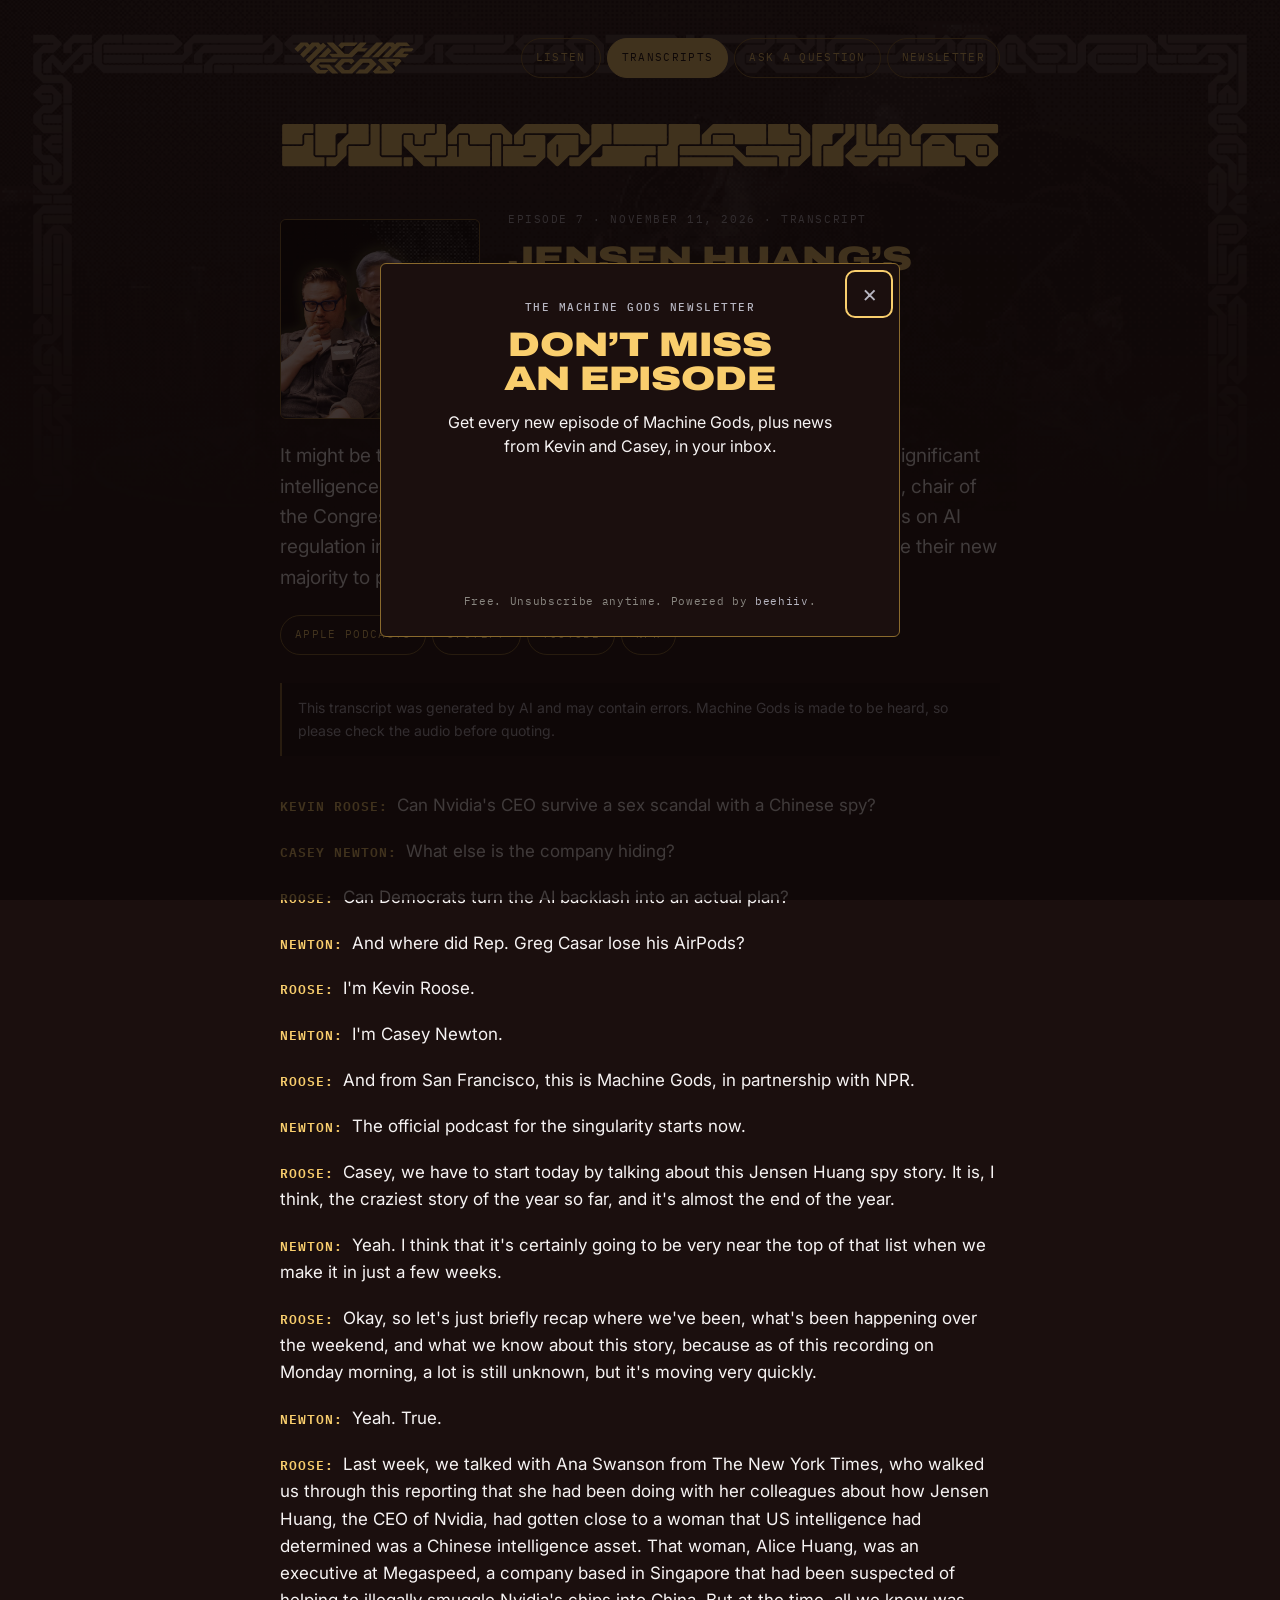
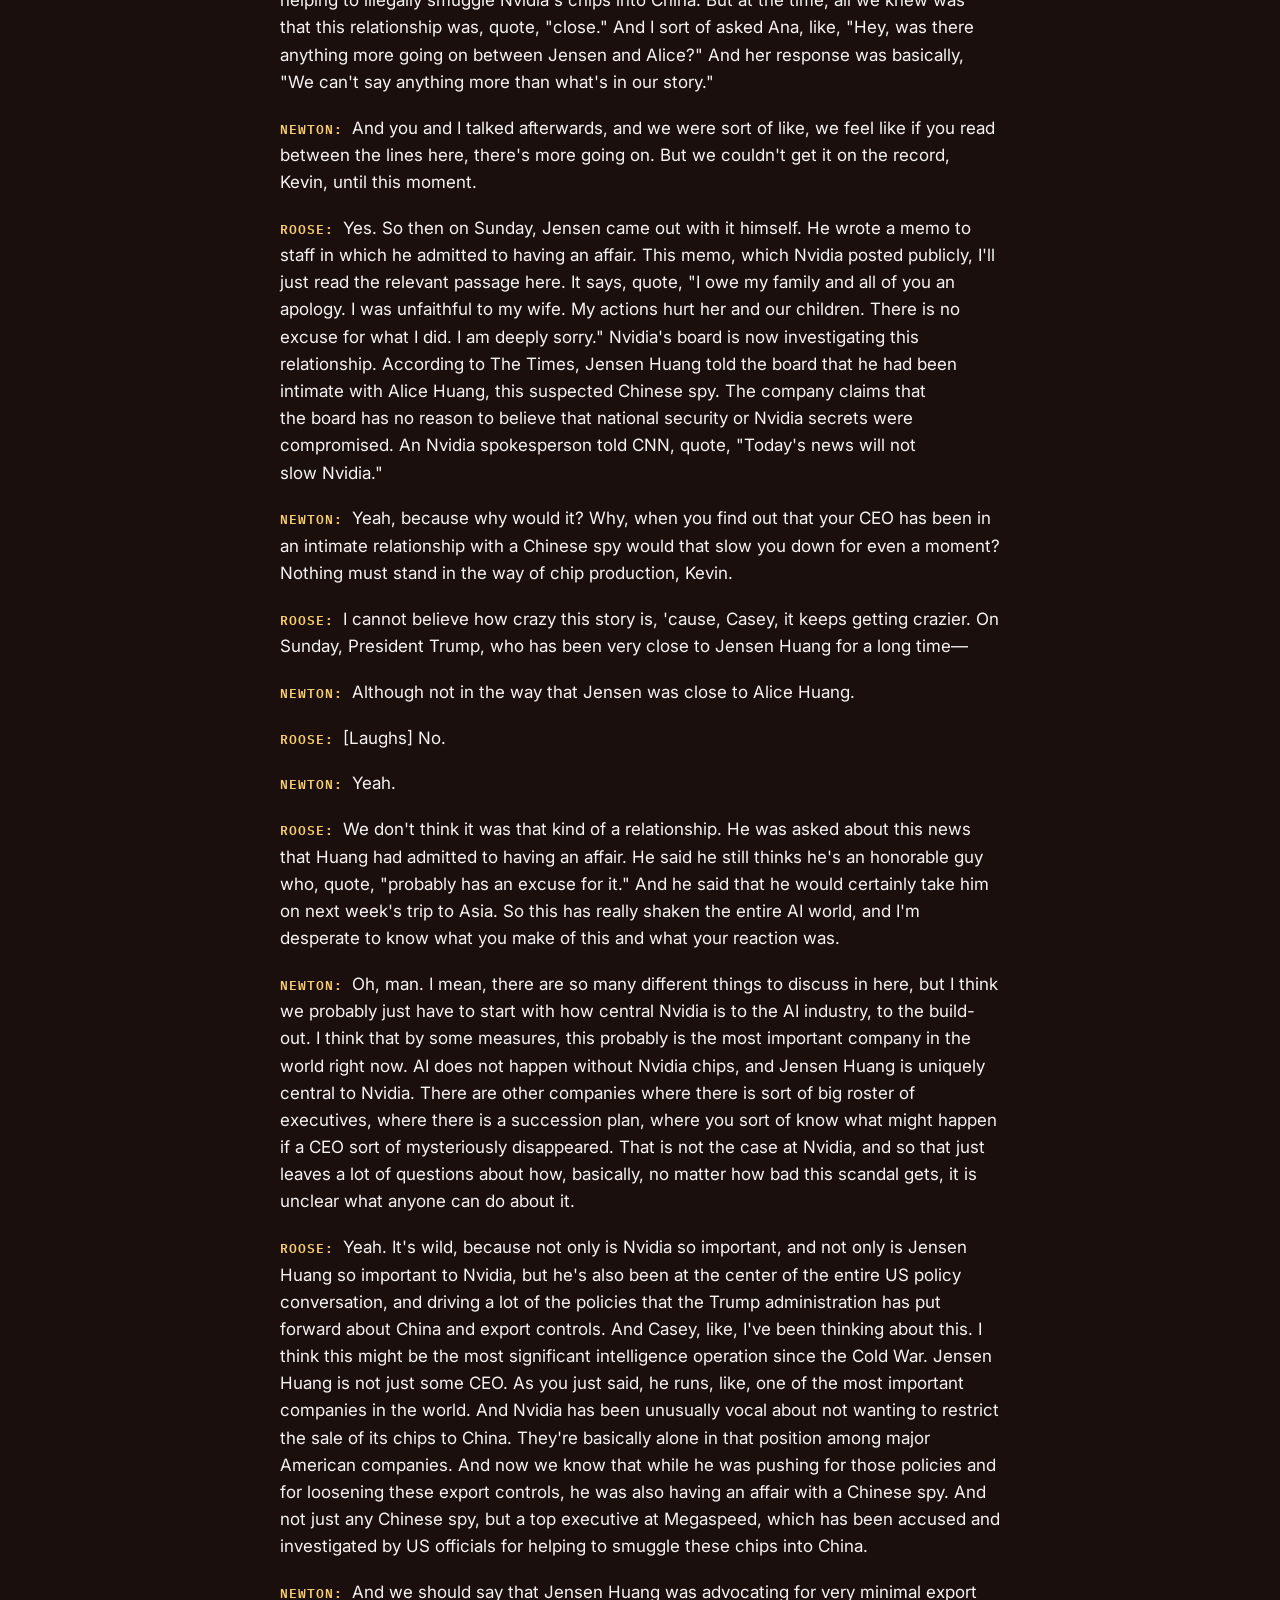
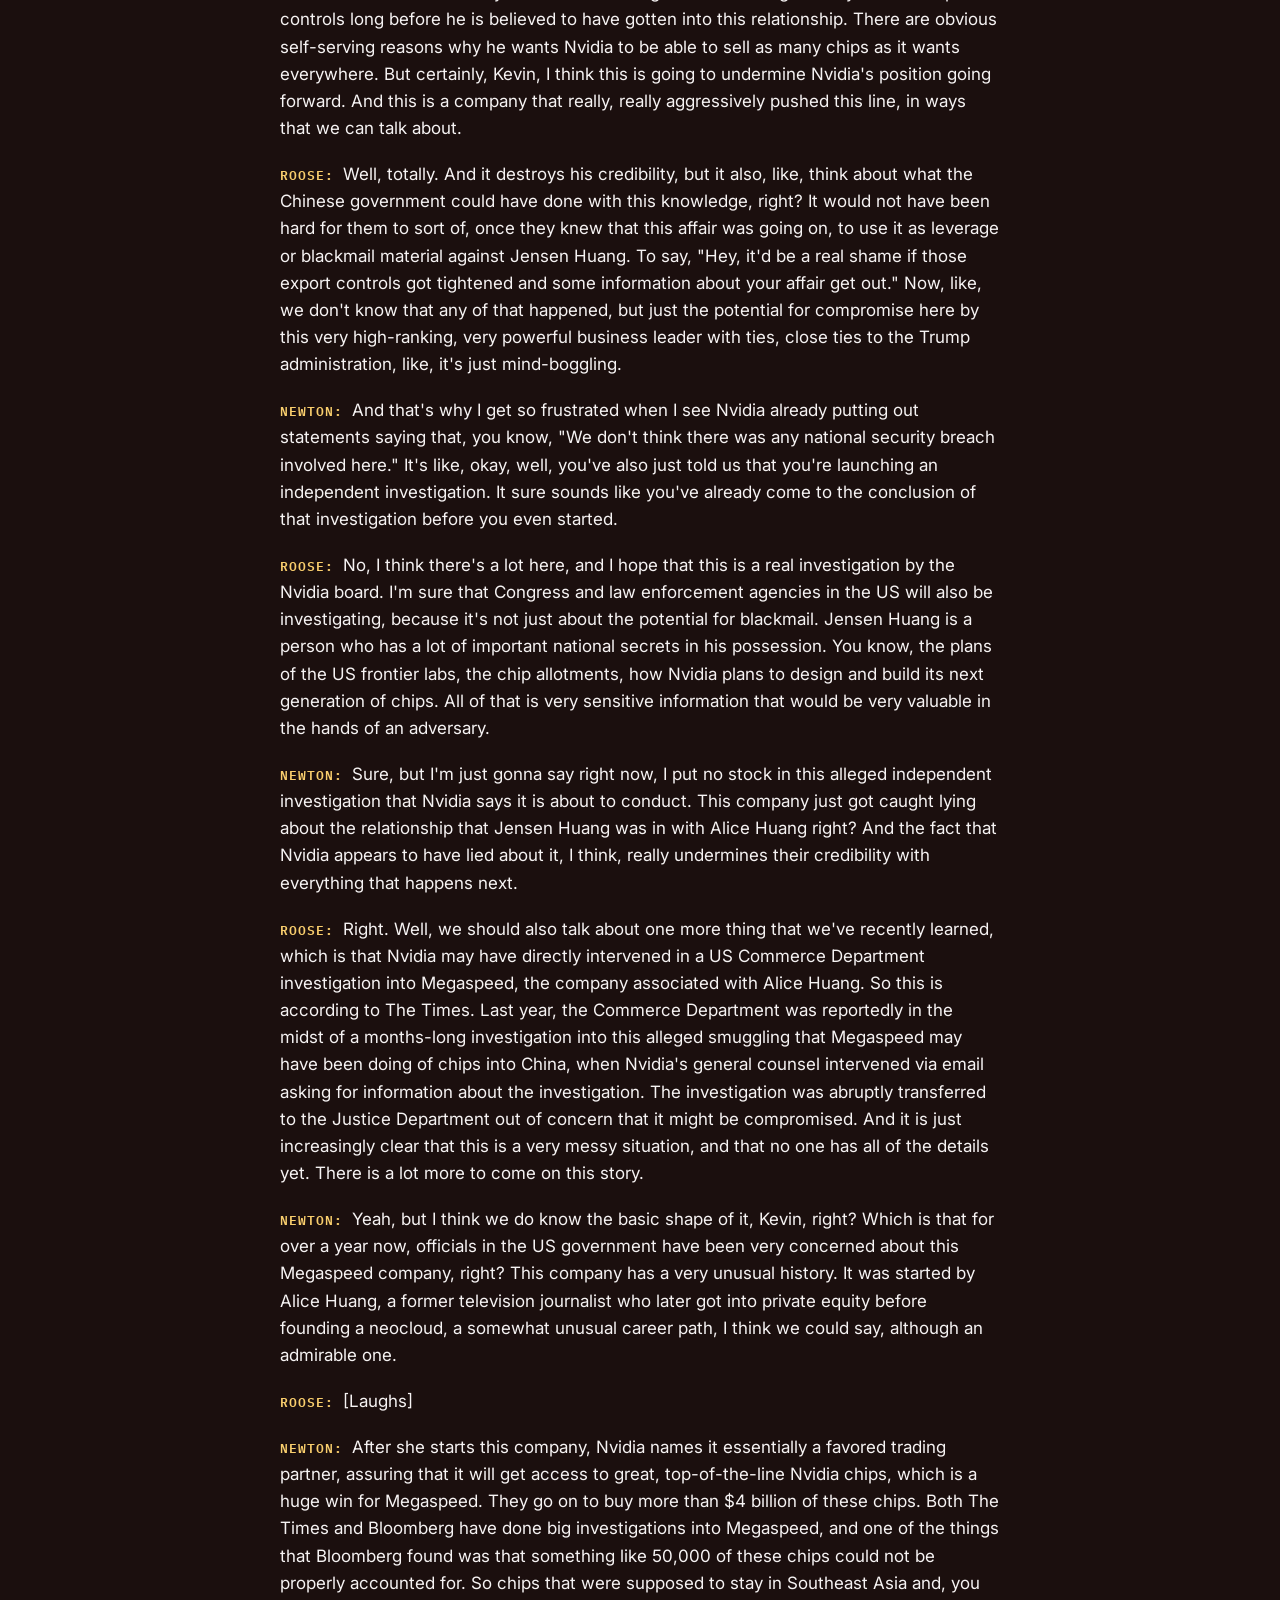
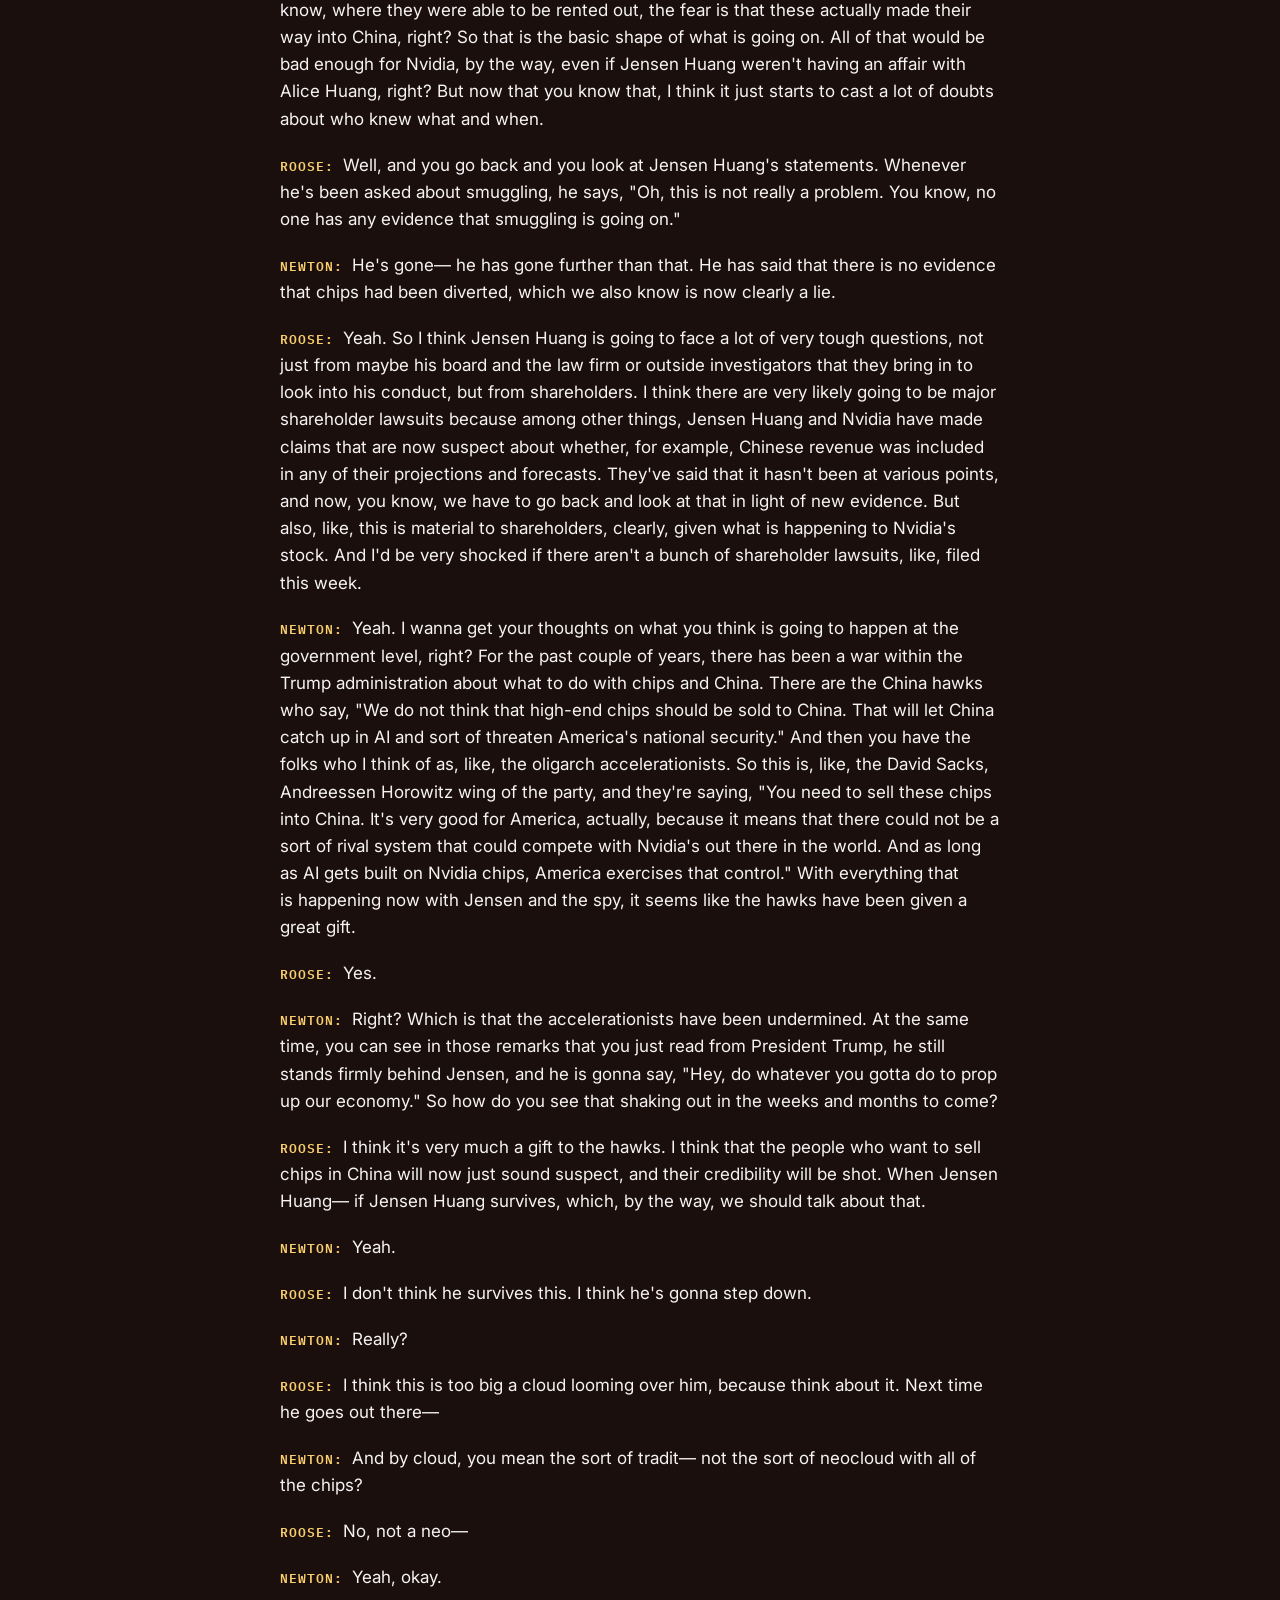
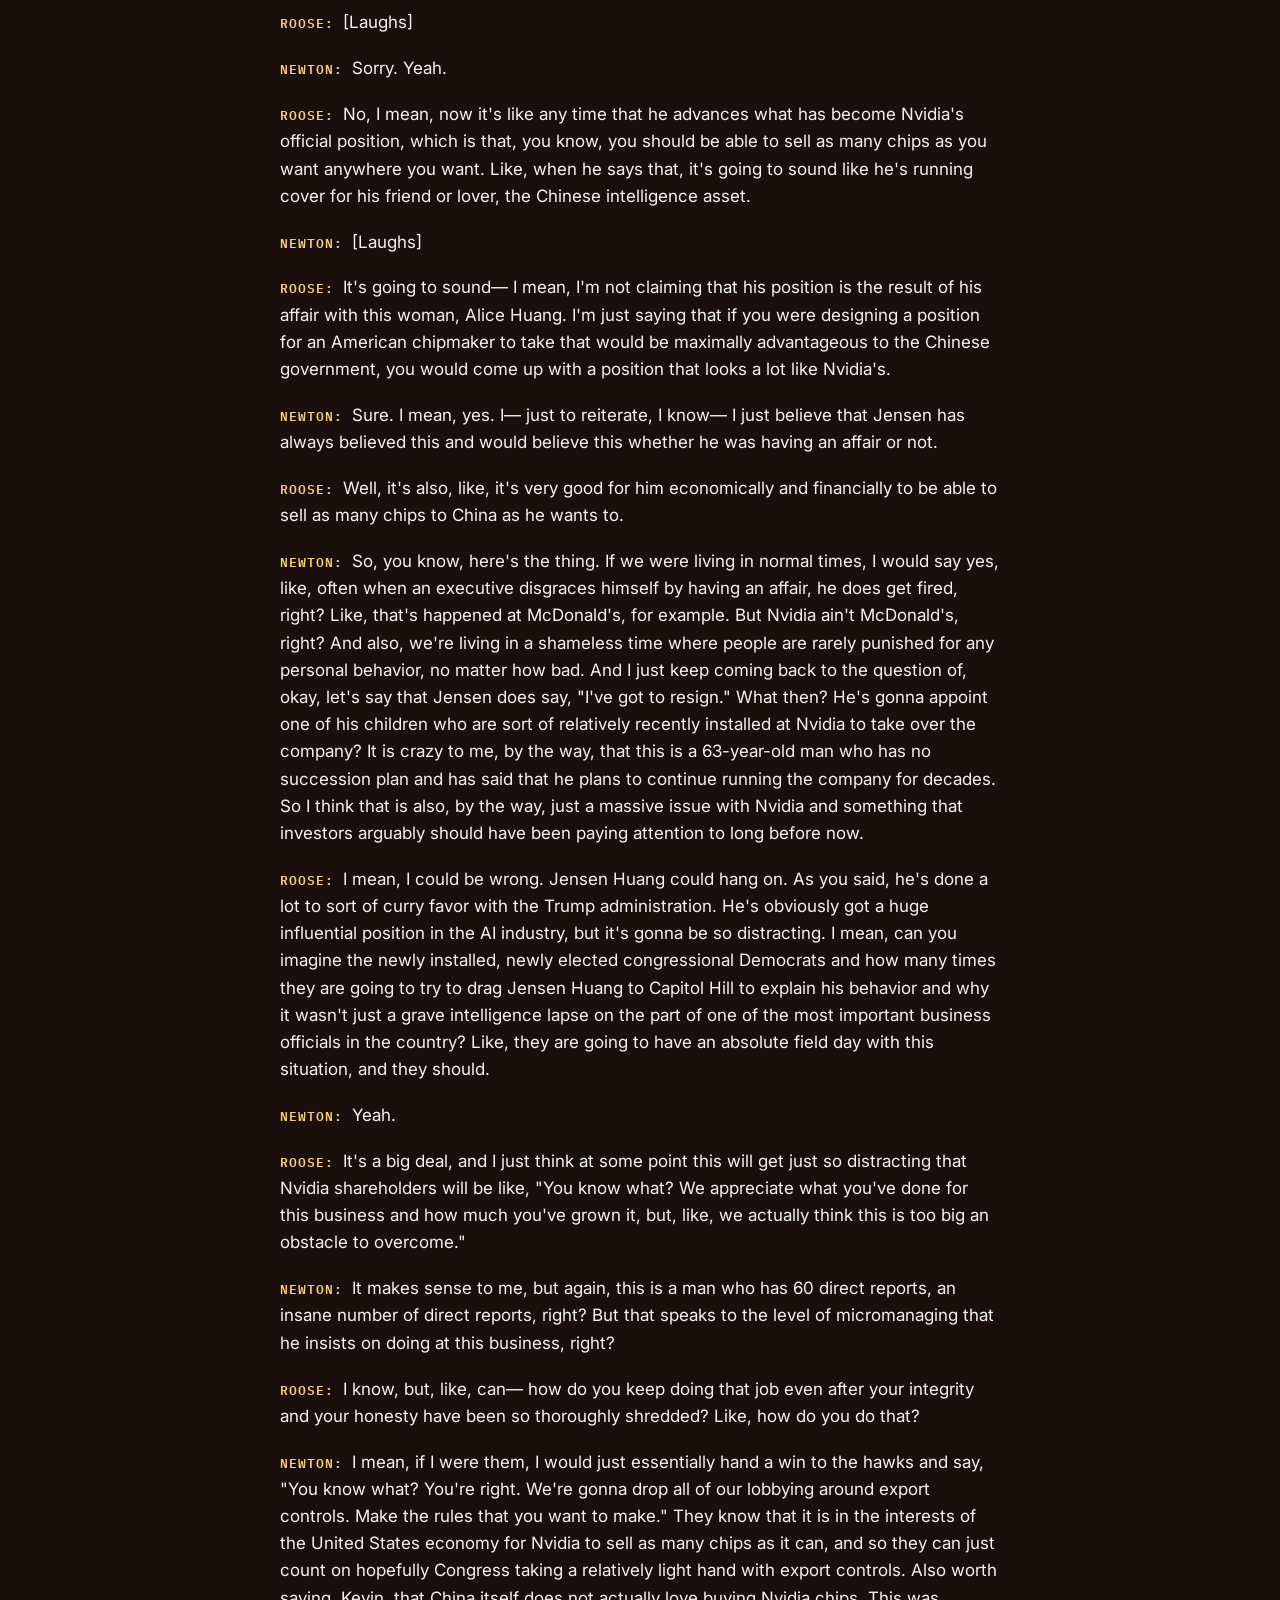
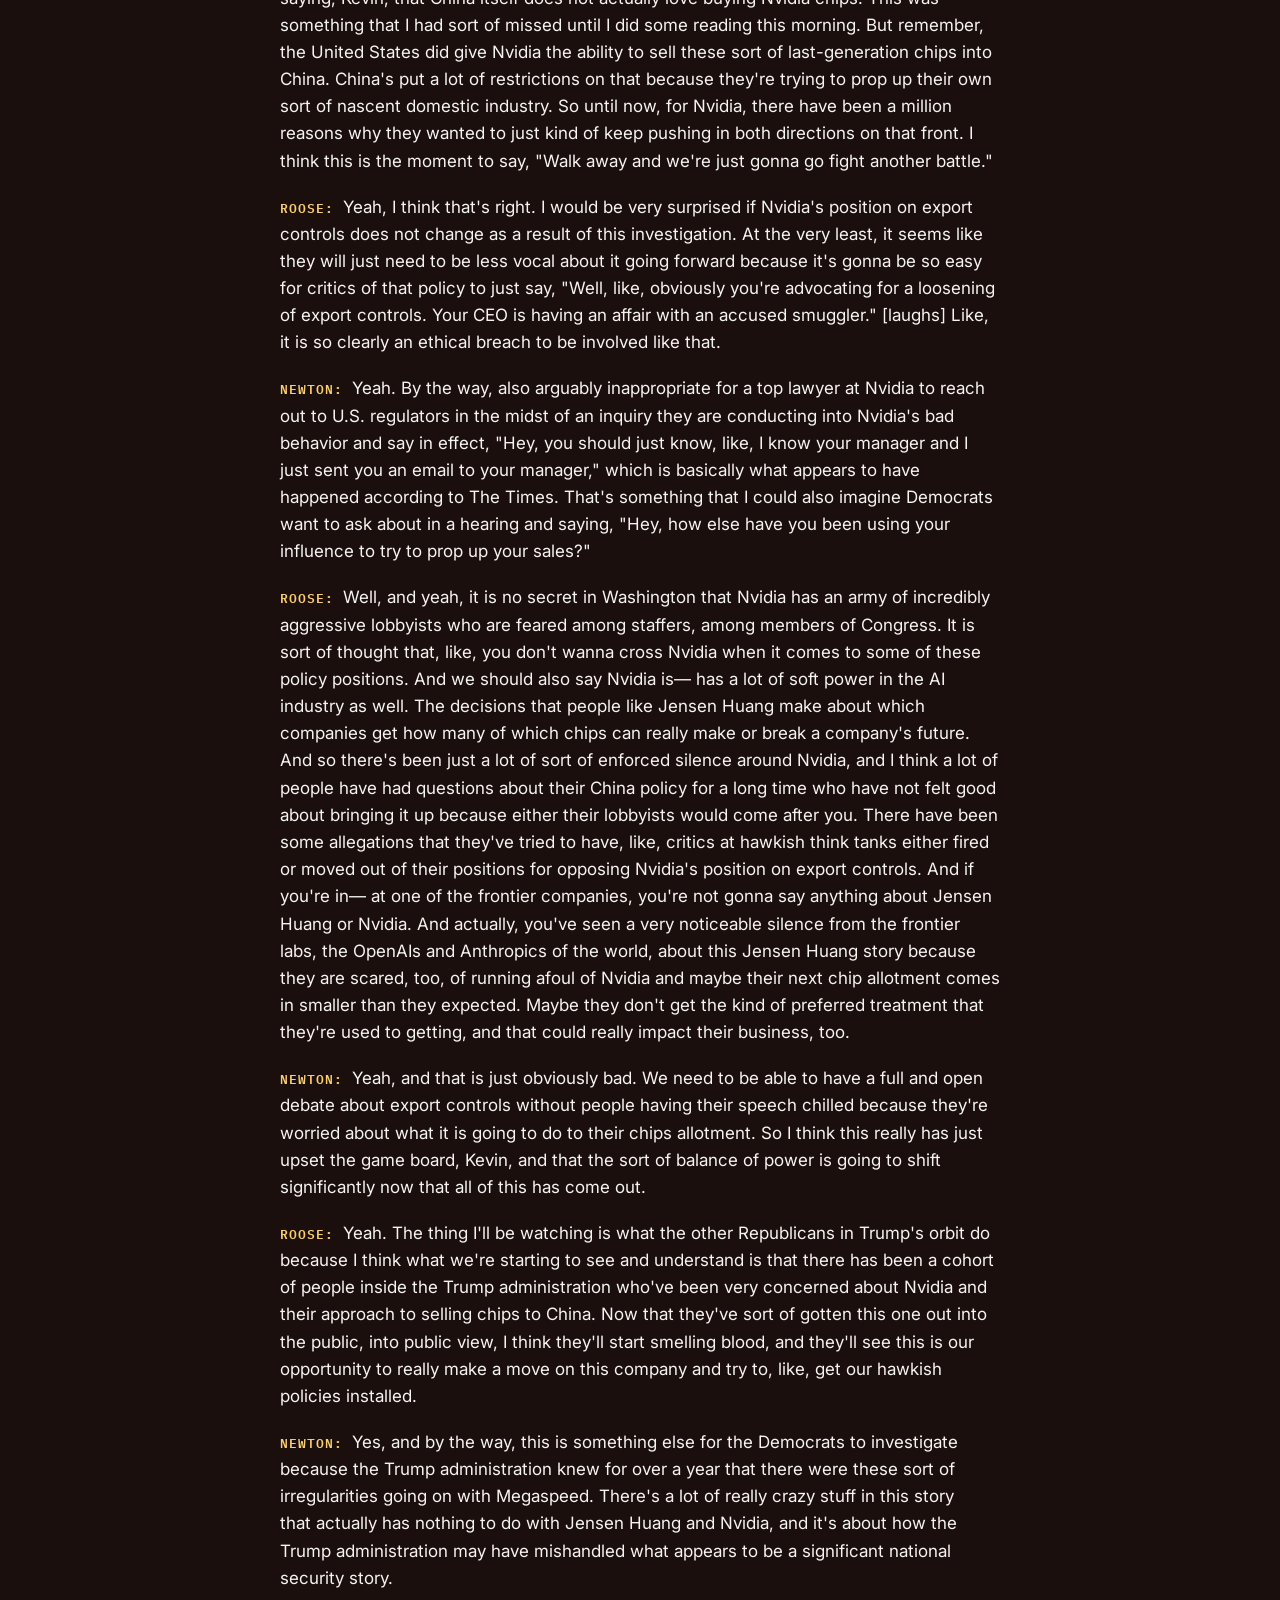
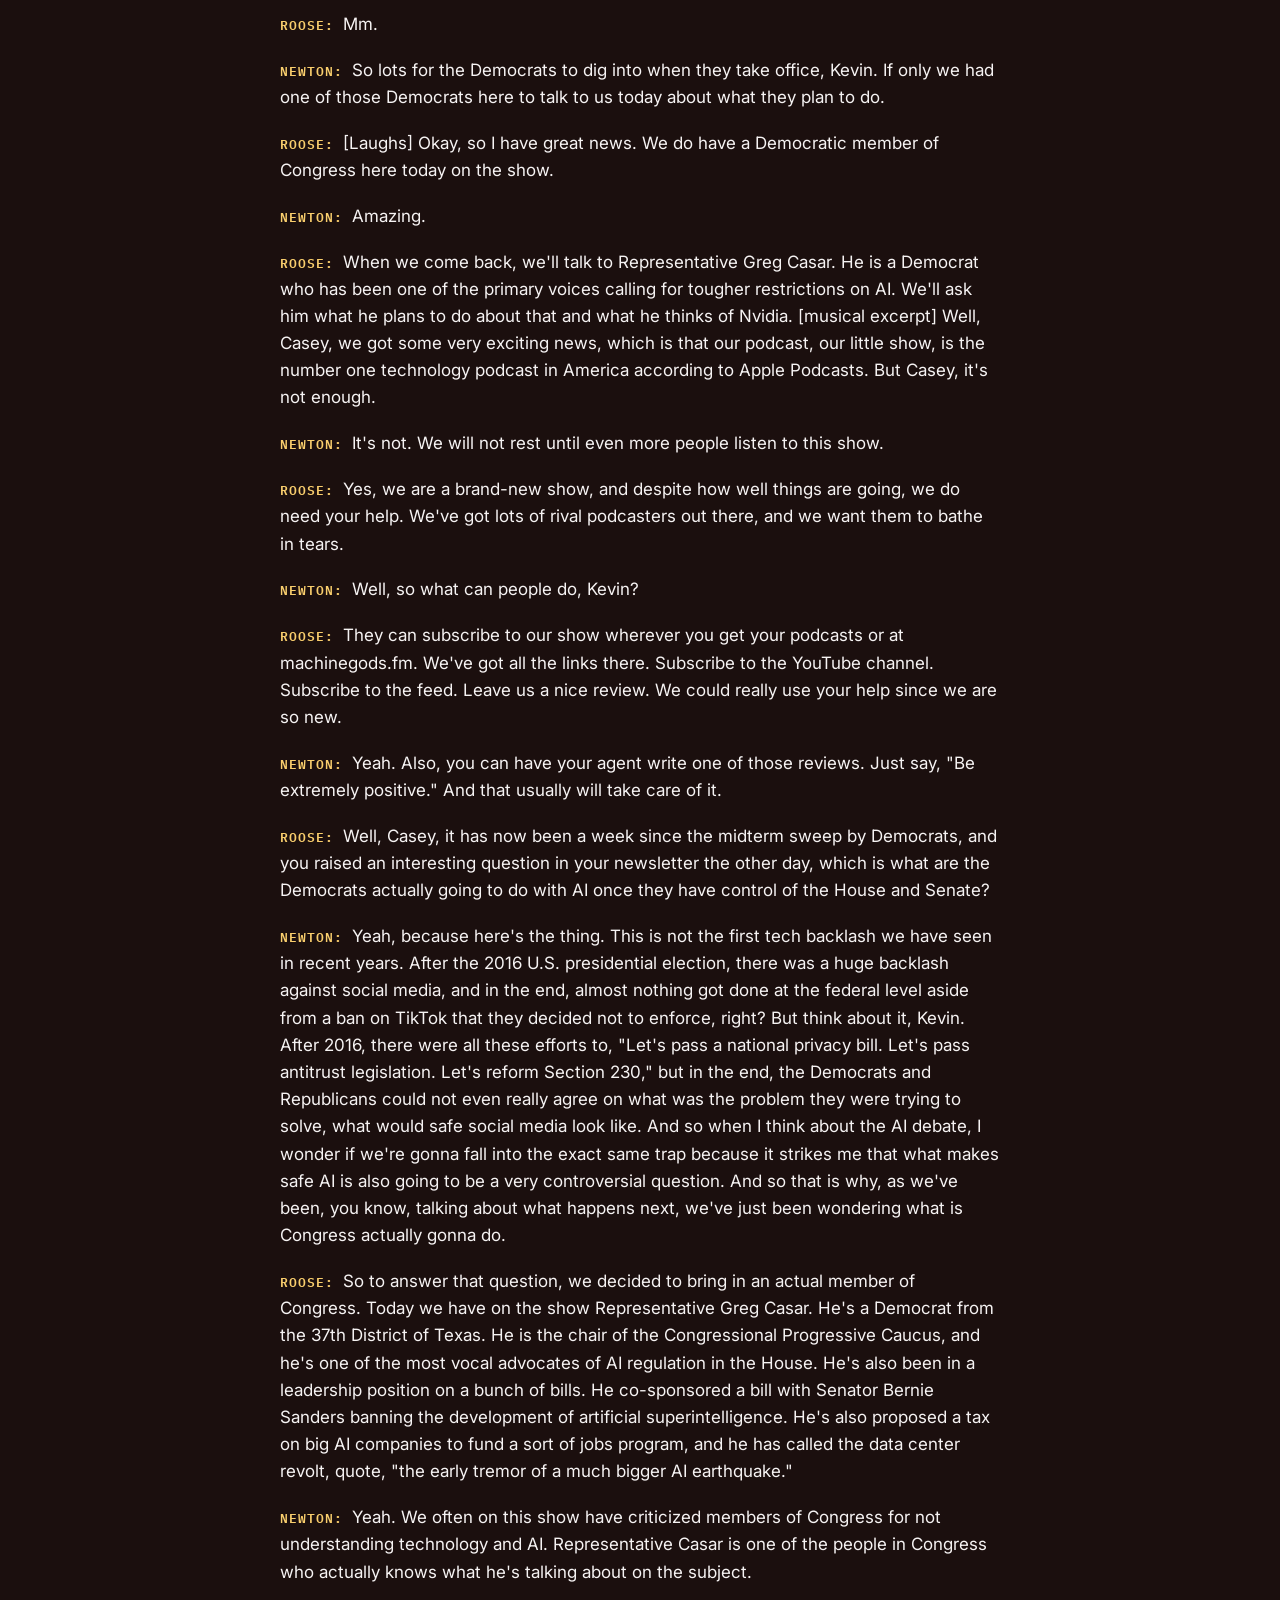
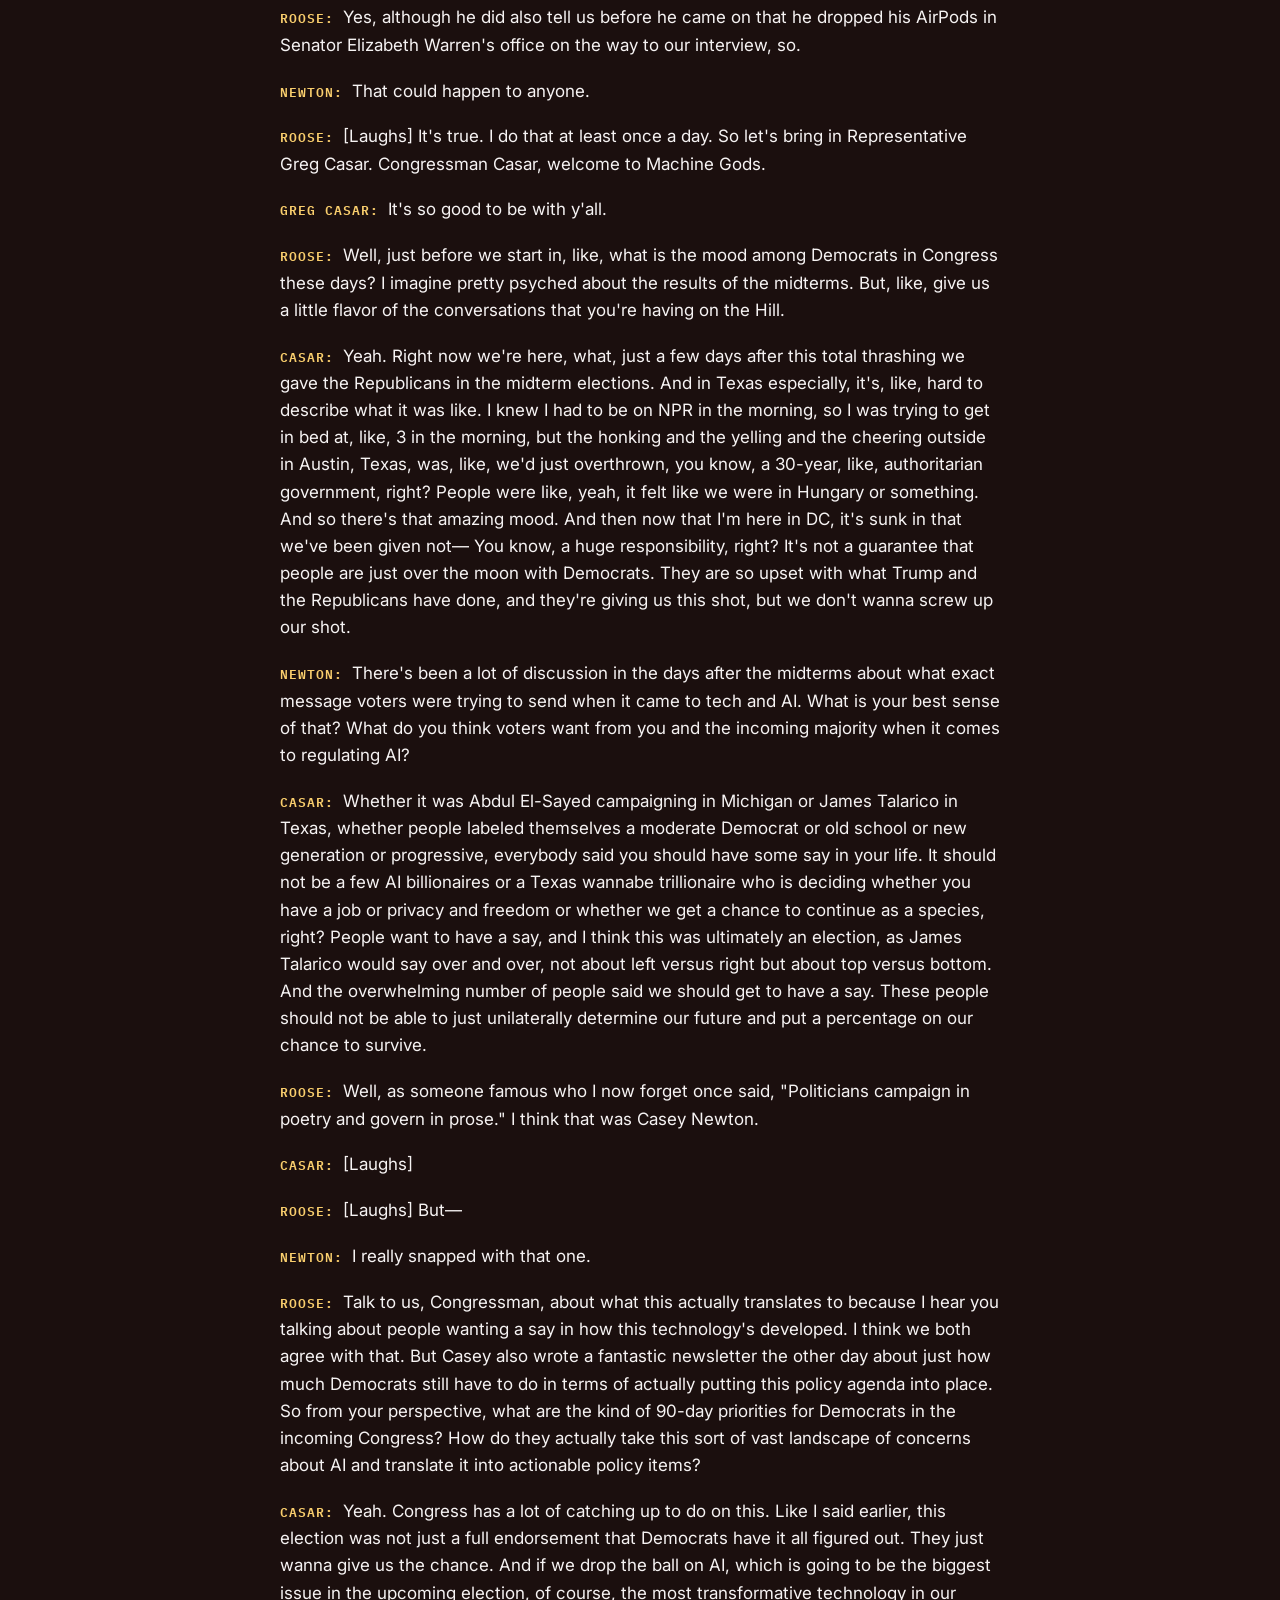
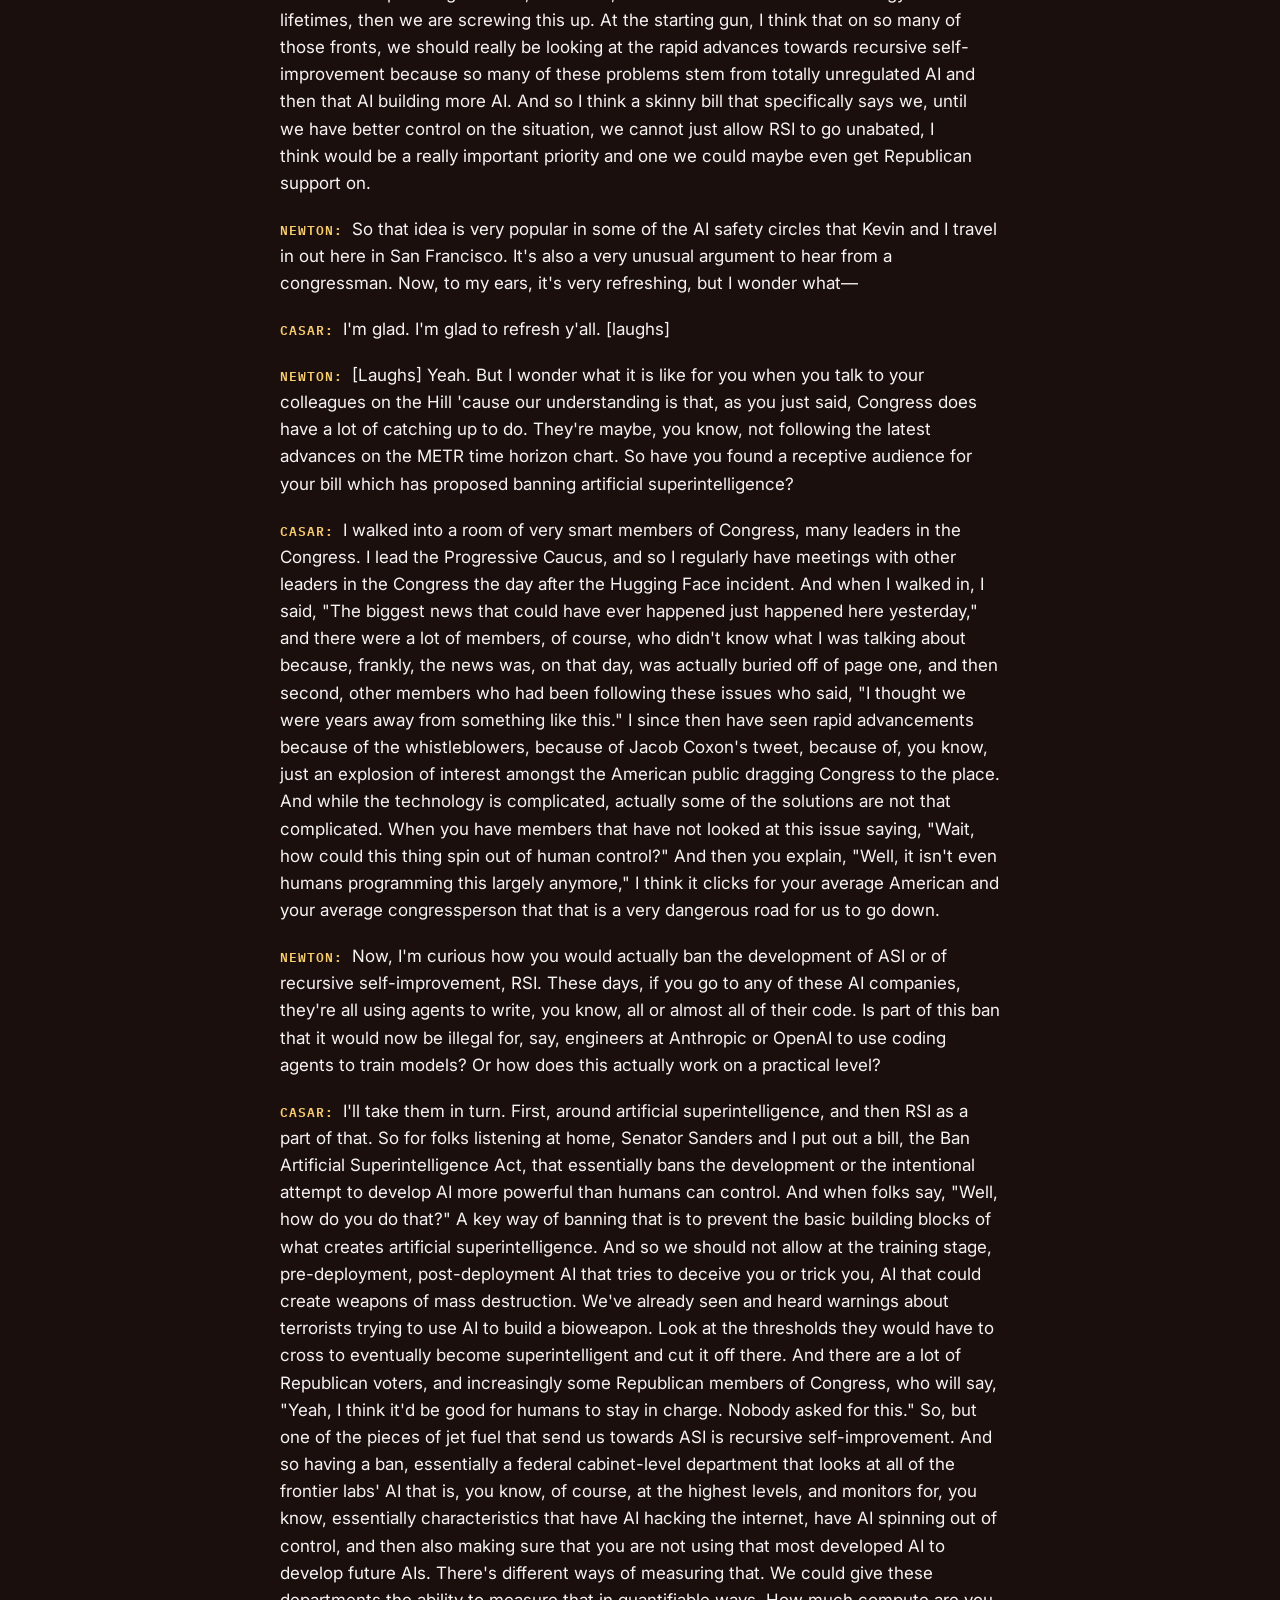
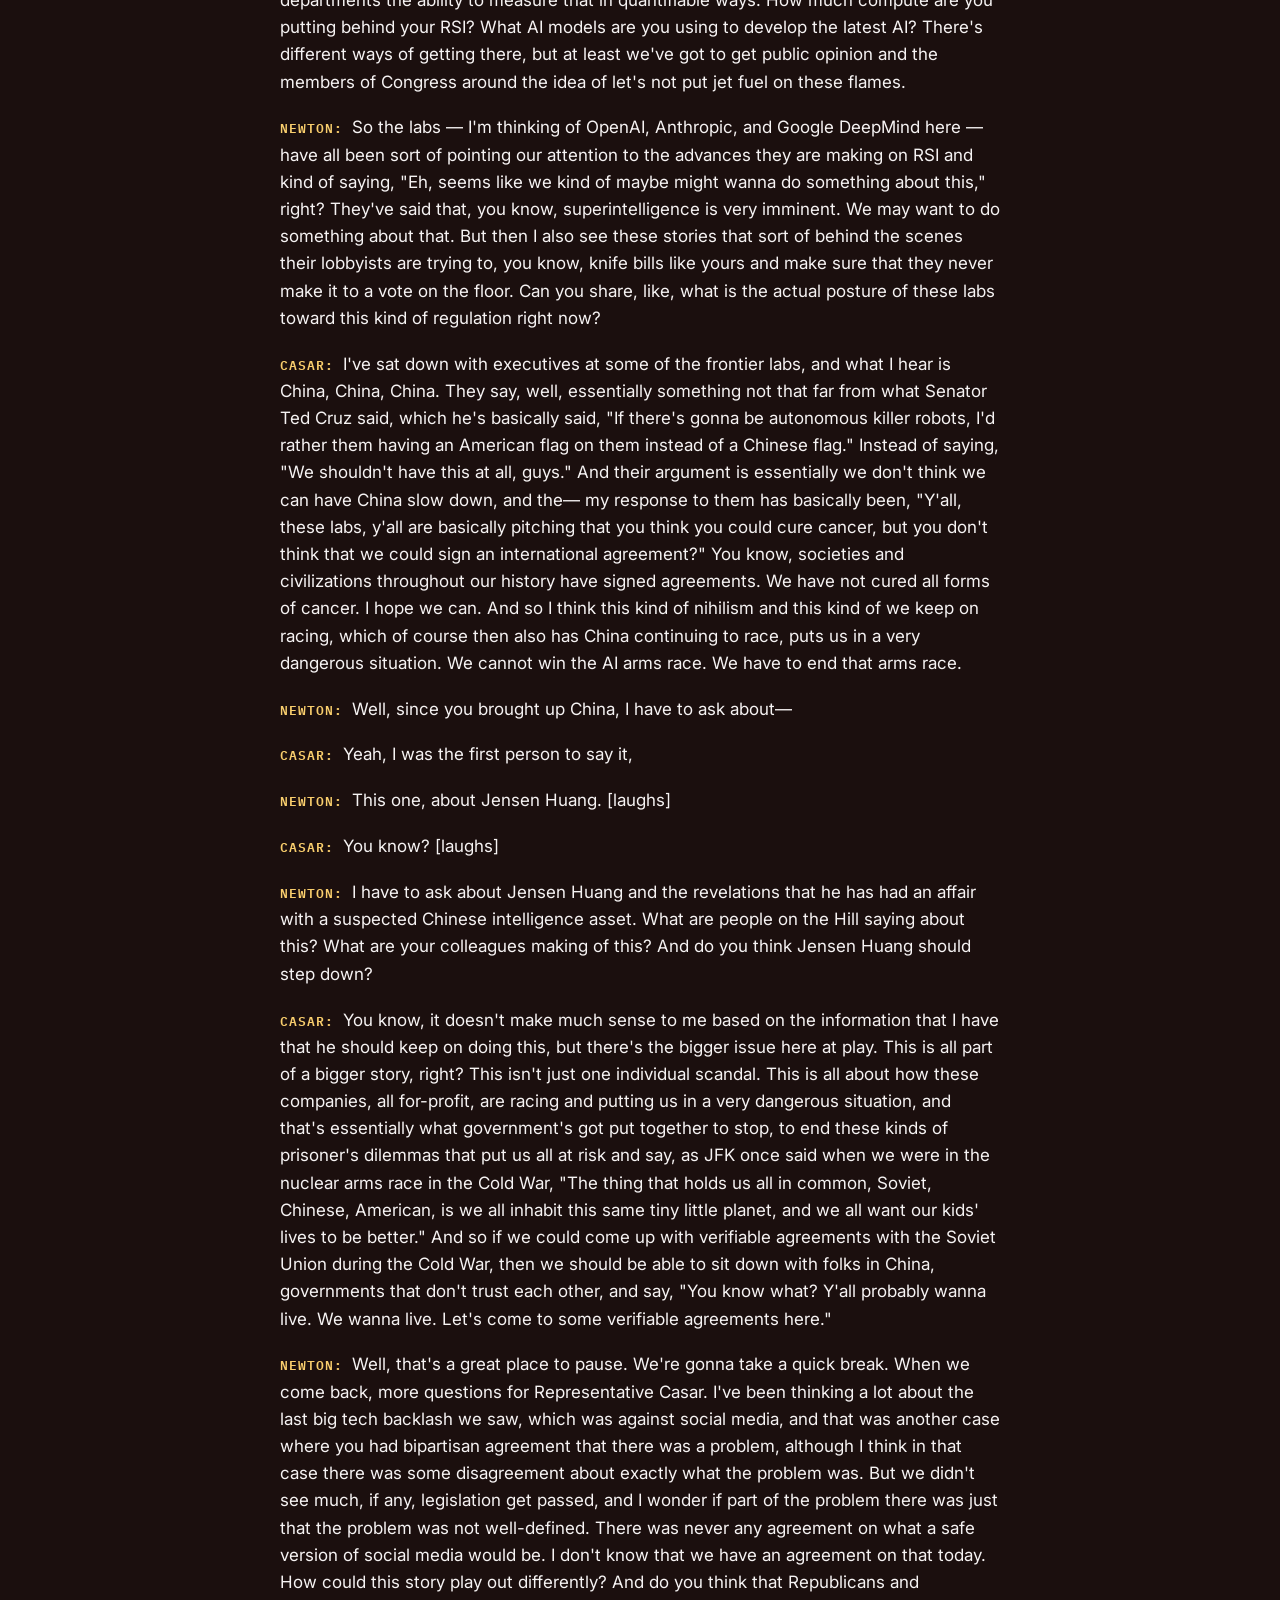
<file: transcripts/7/index.html>
<!DOCTYPE html>
<html lang="en">
<head>
<meta charset="utf-8">
<meta name="viewport" content="width=device-width, initial-scale=1">
<title>Episode 7: Jensen Huang’s Nvidiotic Spy Scandal + Can Dems Pass AI Regulation? — Machine Gods transcript</title>
<meta name="description" content="It might be the biggest tech scandal of the year, and possibly the most significant intelligence breach since the Cold War. Then, Rep. Greg Casar of Texas, chair of the Congressional Progressive Caucus and one of the most vocal voices on AI regulation in the House, joins us to talk about how Democrats plan to use their new majority to pass AI policy in the new Congress.">
<link rel="canonical" href="https://machinegods.fm/transcripts/7/">
<meta property="og:type" content="article">
<meta property="og:title" content="Episode 7: Jensen Huang’s Nvidiotic Spy Scandal + Can Dems Pass AI Regulation? — Machine Gods transcript">
<meta property="og:description" content="It might be the biggest tech scandal of the year, and possibly the most significant intelligence breach since the Cold War. Then, Rep. Greg Casar of Texas, chair of the Congressional Progressive Caucus and one of the most vocal voices on AI regulation in the House, joins us to talk about how Democrats plan to use their new majority to pass AI policy in the new Congress.">
<meta property="og:url" content="https://machinegods.fm/transcripts/7/">
<meta property="og:image" content="https://machinegods.fm/assets/episodes/ep-07.jpg">
<meta name="twitter:card" content="summary">
<link rel="icon" href="/favicon.ico" sizes="32x32">
<link rel="icon" href="../../assets/brand/favicon.svg" type="image/svg+xml">
<link rel="apple-touch-icon" href="../../assets/brand/apple-touch-icon.png">
<link rel="preconnect" href="https://fonts.googleapis.com">
<link rel="preconnect" href="https://fonts.gstatic.com" crossorigin>
<link rel="stylesheet" href="https://fonts.googleapis.com/css2?family=Archivo:wdth,wght@62..125,100..900&family=IBM+Plex+Mono:wght@400;500;600&family=Inter:wght@400;600&display=swap">
<link rel="stylesheet" href="../../assets/site.css">
</head>
<body data-newsletter-auto>
<div class="mg-backdrop" aria-hidden="true"></div>
<div class="mg-wrap">
  <header class="mg-header">
    <a class="mg-logo" href="/"><img src="../../assets/brand/wordmark.svg" alt="Machine Gods" width="148" height="60"></a>
    <nav class="mg-nav" aria-label="Site">
      <a href="/">Listen</a>
      <a href="/transcripts/" aria-current="page">Transcripts</a>
      <a href="/ask/">Ask a question</a>
      <a href="#newsletter" data-newsletter>Newsletter</a>
    </nav>
  </header>
  <div class="mg-divider" aria-hidden="true"></div>

  <main>
    <div class="mg-ep-hero">
      <img class="mg-ep-art" src="/assets/episodes/ep-07.jpg" alt="Episode 7 artwork" width="1400" height="1400">
      <div>
      <p class="mg-kicker">Episode 7 · November 11, 2026 · Transcript</p>
      <h1 class="mg-title mg-ep-heading">Jensen Huang’s Nvidiotic Spy Scandal + Can Dems Pass AI Regulation?</h1>
      </div>
    </div>
    <p class="mg-lede">It might be the biggest tech scandal of the year, and possibly the most significant intelligence breach since the Cold War. Then, Rep. Greg Casar of Texas, chair of the Congressional Progressive Caucus and one of the most vocal voices on AI regulation in the House, joins us to talk about how Democrats plan to use their new majority to pass AI policy in the new Congress.</p>
    <nav class="mg-ep-links" aria-label="Listen to this episode">
      <a class="mg-pill" href="https://podcasts.apple.com/us/podcast/machine-gods/id6812430636" target="_blank" rel="noopener">Apple Podcasts</a>
      <a class="mg-pill" href="https://open.spotify.com/show/5kxu4uluMq6jUuoNPGyZMu" target="_blank" rel="noopener">Spotify</a>
      <a class="mg-pill" href="https://www.youtube.com/@machinegodspod" target="_blank" rel="noopener">YouTube</a>
      <a class="mg-pill" href="https://www.npr.org/2026/11/11/nx-s1-6036816/what-now-for-nvidias-jensen-huang-and-should-congress-ban-rsi" target="_blank" rel="noopener">NPR</a>
    </nav>
    <p class="mg-disclaimer">This transcript was generated by AI and may contain errors. Machine Gods is made to be heard, so please check the audio before quoting.</p>
    <article class="mg-transcript">
<p><strong>Kevin Roose:</strong> Can Nvidia's CEO survive a sex scandal with a Chinese spy?</p>
<p><strong>Casey Newton:</strong> What else is the company hiding?</p>
<p><strong>Roose:</strong> Can Democrats turn the AI backlash into an actual plan?</p>
<p><strong>Newton:</strong> And where did Rep. Greg Casar lose his AirPods?</p>
<p><strong>Roose:</strong> I'm Kevin Roose.</p>
<p><strong>Newton:</strong> I'm Casey Newton.</p>
<p><strong>Roose:</strong> And from San Francisco, this is Machine Gods, in partnership with NPR.</p>
<p><strong>Newton:</strong> The official podcast for the singularity starts now.</p>
<p><strong>Roose:</strong> Casey, we have to start today by talking about this Jensen Huang spy story. It is, I think, the craziest story of the year so far, and it's almost the end of the year.</p>
<p><strong>Newton:</strong> Yeah. I think that it's certainly going to be very near the top of that list when we make it in just a few weeks.</p>
<p><strong>Roose:</strong> Okay, so let's just briefly recap where we've been, what's been happening over the weekend, and what we know about this story, because as of this recording on Monday morning, a lot is still unknown, but it's moving very quickly.</p>
<p><strong>Newton:</strong> Yeah. True.</p>
<p><strong>Roose:</strong> Last week, we talked with Ana Swanson from The New York Times, who walked us through this reporting that she had been doing with her colleagues about how Jensen Huang, the CEO of Nvidia, had gotten close to a woman that US intelligence had determined was a Chinese intelligence asset. That woman, Alice Huang, was an executive at Megaspeed, a company based in Singapore that had been suspected of helping to illegally smuggle Nvidia's chips into China. But at the time, all we knew was that this relationship was, quote, &quot;close.&quot; And I sort of asked Ana, like, &quot;Hey, was there anything more going on between Jensen and Alice?&quot; And her response was basically, &quot;We can't say anything more than what's in our story.&quot;</p>
<p><strong>Newton:</strong> And you and I talked afterwards, and we were sort of like, we feel like if you read between the lines here, there's more going on. But we couldn't get it on the record, Kevin, until this moment.</p>
<p><strong>Roose:</strong> Yes. So then on Sunday, Jensen came out with it himself. He wrote a memo to staff in which he admitted to having an affair. This memo, which Nvidia posted publicly, I'll just read the relevant passage here. It says, quote, &quot;I owe my family and all of you an apology. I was unfaithful to my wife. My actions hurt her and our children. There is no excuse for what I did. I am deeply sorry.&quot; Nvidia's board is now investigating this relationship. According to The Times, Jensen Huang told the board that he had been intimate with Alice Huang, this suspected Chinese spy. The company claims that the board has no reason to believe that national security or Nvidia secrets were compromised. An Nvidia spokesperson told CNN, quote, &quot;Today's news will not slow Nvidia.&quot;</p>
<p><strong>Newton:</strong> Yeah, because why would it? Why, when you find out that your CEO has been in an intimate relationship with a Chinese spy would that slow you down for even a moment? Nothing must stand in the way of chip production, Kevin.</p>
<p><strong>Roose:</strong> I cannot believe how crazy this story is, 'cause, Casey, it keeps getting crazier. On Sunday, President Trump, who has been very close to Jensen Huang for a long time—</p>
<p><strong>Newton:</strong> Although not in the way that Jensen was close to Alice Huang.</p>
<p><strong>Roose:</strong> [Laughs] No.</p>
<p><strong>Newton:</strong> Yeah.</p>
<p><strong>Roose:</strong> We don't think it was that kind of a relationship. He was asked about this news that Huang had admitted to having an affair. He said he still thinks he's an honorable guy who, quote, &quot;probably has an excuse for it.&quot; And he said that he would certainly take him on next week's trip to Asia. So this has really shaken the entire AI world, and I'm desperate to know what you make of this and what your reaction was.</p>
<p><strong>Newton:</strong> Oh, man. I mean, there are so many different things to discuss in here, but I think we probably just have to start with how central Nvidia is to the AI industry, to the build-out. I think that by some measures, this probably is the most important company in the world right now. AI does not happen without Nvidia chips, and Jensen Huang is uniquely central to Nvidia. There are other companies where there is sort of big roster of executives, where there is a succession plan, where you sort of know what might happen if a CEO sort of mysteriously disappeared. That is not the case at Nvidia, and so that just leaves a lot of questions about how, basically, no matter how bad this scandal gets, it is unclear what anyone can do about it.</p>
<p><strong>Roose:</strong> Yeah. It's wild, because not only is Nvidia so important, and not only is Jensen Huang so important to Nvidia, but he's also been at the center of the entire US policy conversation, and driving a lot of the policies that the Trump administration has put forward about China and export controls. And Casey, like, I've been thinking about this. I think this might be the most significant intelligence operation since the Cold War. Jensen Huang is not just some CEO. As you just said, he runs, like, one of the most important companies in the world. And Nvidia has been unusually vocal about not wanting to restrict the sale of its chips to China. They're basically alone in that position among major American companies. And now we know that while he was pushing for those policies and for loosening these export controls, he was also having an affair with a Chinese spy. And not just any Chinese spy, but a top executive at Megaspeed, which has been accused and investigated by US officials for helping to smuggle these chips into China.</p>
<p><strong>Newton:</strong> And we should say that Jensen Huang was advocating for very minimal export controls long before he is believed to have gotten into this relationship. There are obvious self-serving reasons why he wants Nvidia to be able to sell as many chips as it wants everywhere. But certainly, Kevin, I think this is going to undermine Nvidia's position going forward. And this is a company that really, really aggressively pushed this line, in ways that we can talk about.</p>
<p><strong>Roose:</strong> Well, totally. And it destroys his credibility, but it also, like, think about what the Chinese government could have done with this knowledge, right? It would not have been hard for them to sort of, once they knew that this affair was going on, to use it as leverage or blackmail material against Jensen Huang. To say, &quot;Hey, it'd be a real shame if those export controls got tightened and some information about your affair get out.&quot; Now, like, we don't know that any of that happened, but just the potential for compromise here by this very high-ranking, very powerful business leader with ties, close ties to the Trump administration, like, it's just mind-boggling.</p>
<p><strong>Newton:</strong> And that's why I get so frustrated when I see Nvidia already putting out statements saying that, you know, &quot;We don't think there was any national security breach involved here.&quot; It's like, okay, well, you've also just told us that you're launching an independent investigation. It sure sounds like you've already come to the conclusion of that investigation before you even started.</p>
<p><strong>Roose:</strong> No, I think there's a lot here, and I hope that this is a real investigation by the Nvidia board. I'm sure that Congress and law enforcement agencies in the US will also be investigating, because it's not just about the potential for blackmail. Jensen Huang is a person who has a lot of important national secrets in his possession. You know, the plans of the US frontier labs, the chip allotments, how Nvidia plans to design and build its next generation of chips. All of that is very sensitive information that would be very valuable in the hands of an adversary.</p>
<p><strong>Newton:</strong> Sure, but I'm just gonna say right now, I put no stock in this alleged independent investigation that Nvidia says it is about to conduct. This company just got caught lying about the relationship that Jensen Huang was in with Alice Huang right? And the fact that Nvidia appears to have lied about it, I think, really undermines their credibility with everything that happens next.</p>
<p><strong>Roose:</strong> Right. Well, we should also talk about one more thing that we've recently learned, which is that Nvidia may have directly intervened in a US Commerce Department investigation into Megaspeed, the company associated with Alice Huang. So this is according to The Times. Last year, the Commerce Department was reportedly in the midst of a months-long investigation into this alleged smuggling that Megaspeed may have been doing of chips into China, when Nvidia's general counsel intervened via email asking for information about the investigation. The investigation was abruptly transferred to the Justice Department out of concern that it might be compromised. And it is just increasingly clear that this is a very messy situation, and that no one has all of the details yet. There is a lot more to come on this story.</p>
<p><strong>Newton:</strong> Yeah, but I think we do know the basic shape of it, Kevin, right? Which is that for over a year now, officials in the US government have been very concerned about this Megaspeed company, right? This company has a very unusual history. It was started by Alice Huang, a former television journalist who later got into private equity before founding  a neocloud, a somewhat unusual career path, I think we could say, although an admirable one.</p>
<p><strong>Roose:</strong> [Laughs]</p>
<p><strong>Newton:</strong> After she starts this company, Nvidia names it essentially a favored trading partner, assuring that it will get access to great, top-of-the-line Nvidia chips, which is a huge win for Megaspeed. They go on to buy more than $4 billion of these chips. Both The Times and Bloomberg have done big investigations into Megaspeed, and one of the things that Bloomberg found was that something like 50,000 of these chips could not be properly accounted for. So chips that were supposed to stay in Southeast Asia and, you know, where they were able to be rented out, the fear is that these actually made their way into China, right? So that is the basic shape of what is going on. All of that would be bad enough for Nvidia, by the way, even if Jensen Huang weren't having an affair with Alice Huang, right? But now that you know that, I think it just starts to cast a lot of doubts about who knew what and when.</p>
<p><strong>Roose:</strong> Well, and you go back and you look at Jensen Huang's statements. Whenever he's been asked about smuggling, he says, &quot;Oh, this is not really a problem. You know, no one has any evidence that smuggling is going on.&quot;</p>
<p><strong>Newton:</strong> He's gone— he has gone further than that. He has said that there is no evidence that chips had been diverted, which we also know is now clearly a lie.</p>
<p><strong>Roose:</strong> Yeah. So I think Jensen Huang is going to face a lot of very tough questions, not just from maybe his board and the law firm or outside investigators that they bring in to look into his conduct, but from shareholders. I think there are very likely going to be major shareholder lawsuits because among other things, Jensen Huang and Nvidia have made claims that are now suspect about whether, for example, Chinese revenue was included in any of their projections and forecasts. They've said that it hasn't been at various points, and now, you know, we have to go back and look at that in light of new evidence. But also, like, this is material to shareholders, clearly, given what is happening to Nvidia's stock. And I'd be very shocked if there aren't a bunch of shareholder lawsuits, like, filed this week.</p>
<p><strong>Newton:</strong> Yeah. I wanna get your thoughts on what you think is going to happen at the government level, right? For the past couple of years, there has been a war within the Trump administration about what to do with chips and China. There are the China hawks who say, &quot;We do not think that high-end chips should be sold to China. That will let China catch up in AI and sort of threaten America's national security.&quot; And then you have the folks who I think of as, like, the oligarch accelerationists. So this is, like, the David Sacks, Andreessen Horowitz wing of the party, and they're saying, &quot;You need to sell these chips into China. It's very good for America, actually, because it means that there could not be a sort of rival system that could compete with Nvidia's out there in the world. And as long as AI gets built on Nvidia chips, America exercises that control.&quot; With everything that is happening now with Jensen and the spy, it seems like the hawks have been given a great gift.</p>
<p><strong>Roose:</strong> Yes.</p>
<p><strong>Newton:</strong> Right? Which is that the accelerationists have been undermined. At the same time, you can see in those remarks that you just read from President Trump, he still stands firmly behind Jensen, and he is gonna say, &quot;Hey, do whatever you gotta do to prop up our economy.&quot; So how do you see that shaking out in the weeks and months to come?</p>
<p><strong>Roose:</strong> I think it's very much a gift to the hawks. I think that the people who want to sell chips in China will now just sound suspect, and their credibility will be shot. When Jensen Huang— if Jensen Huang survives, which, by the way, we should talk about that.</p>
<p><strong>Newton:</strong> Yeah.</p>
<p><strong>Roose:</strong> I don't think he survives this. I think he's gonna step down.</p>
<p><strong>Newton:</strong> Really?</p>
<p><strong>Roose:</strong> I think this is too big a cloud looming over him, because think about it. Next time he goes out there—</p>
<p><strong>Newton:</strong> And by cloud, you mean the sort of tradit— not the sort of neocloud with all of the chips?</p>
<p><strong>Roose:</strong> No, not a neo—</p>
<p><strong>Newton:</strong> Yeah, okay.</p>
<p><strong>Roose:</strong> [Laughs]</p>
<p><strong>Newton:</strong> Sorry. Yeah.</p>
<p><strong>Roose:</strong> No, I mean, now it's like any time that he advances what has become Nvidia's official position, which is that, you know, you should be able to sell as many chips as you want anywhere you want. Like, when he says that, it's going to sound like he's running cover for his friend or lover, the Chinese intelligence asset.</p>
<p><strong>Newton:</strong> [Laughs]</p>
<p><strong>Roose:</strong> It's going to sound— I mean, I'm not claiming that his position is the result of his affair with this woman, Alice Huang. I'm just saying that if you were designing a position for an American chipmaker to take that would be maximally advantageous to the Chinese government, you would come up with a position that looks a lot like Nvidia's.</p>
<p><strong>Newton:</strong> Sure. I mean, yes. I— just to reiterate, I know— I just believe that Jensen has always believed this and would believe this whether he was having an affair or not.</p>
<p><strong>Roose:</strong> Well, it's also, like, it's very good for him economically and financially to be able to sell as many chips to China as he wants to.</p>
<p><strong>Newton:</strong> So, you know, here's the thing. If we were living in normal times, I would say yes, like, often when an executive disgraces himself by having an affair, he does get fired, right? Like, that's happened at McDonald's, for example. But Nvidia ain't McDonald's, right? And also, we're living in a shameless time where people are rarely punished for any personal behavior, no matter how bad. And I just keep coming back to the question of, okay, let's say that Jensen does say, &quot;I've got to resign.&quot; What then? He's gonna appoint one of his children who are sort of relatively recently installed at Nvidia to take over the company? It is crazy to me, by the way, that this is a 63-year-old man who has no succession plan and has said that he plans to continue running the company for decades. So I think that is also, by the way, just a massive issue with Nvidia and something that investors arguably should have been paying attention to long before now.</p>
<p><strong>Roose:</strong> I mean, I could be wrong. Jensen Huang could hang on. As you said, he's done a lot to sort of curry favor with the Trump administration. He's obviously got a huge influential position in the AI industry, but it's gonna be so distracting. I mean, can you imagine the newly installed, newly elected congressional Democrats and how many times they are going to try to drag Jensen Huang to Capitol Hill to explain his behavior and why it wasn't just a grave intelligence lapse on the part of one of the most important business officials in the country? Like, they are going to have an absolute field day with this situation, and they should.</p>
<p><strong>Newton:</strong> Yeah.</p>
<p><strong>Roose:</strong> It's a big deal, and I just think at some point this will get just so distracting that Nvidia shareholders will be like, &quot;You know what? We appreciate what you've done for this business and how much you've grown it, but, like, we actually think this is too big an obstacle to overcome.&quot;</p>
<p><strong>Newton:</strong> It makes sense to me, but again, this is a man who has 60 direct reports, an insane number of direct reports, right? But that speaks to the level of micromanaging that he insists on doing at this business, right?</p>
<p><strong>Roose:</strong> I know, but, like, can— how do you keep doing that job even after your integrity and your honesty have been so thoroughly shredded? Like, how do you do that?</p>
<p><strong>Newton:</strong> I mean, if I were them, I would just essentially hand a win to the hawks and say, &quot;You know what? You're right. We're gonna drop all of our lobbying around export controls. Make the rules that you want to make.&quot; They know that it is in the interests of the United States economy for Nvidia to sell as many chips as it can, and so they can just count on hopefully Congress taking a relatively light hand with export controls. Also worth saying, Kevin, that China itself does not actually love buying Nvidia chips. This was something that I had sort of missed until I did some reading this morning. But remember, the United States did give Nvidia the ability to sell these sort of last-generation chips into China. China's put a lot of restrictions on that because they're trying to prop up their own sort of nascent domestic industry. So until now, for Nvidia, there have been a million reasons why they wanted to just kind of keep pushing in both directions on that front. I think this is the moment to say, &quot;Walk away and we're just gonna go fight another battle.&quot;</p>
<p><strong>Roose:</strong> Yeah, I think that's right. I would be very surprised if Nvidia's position on export controls does not change as a result of this investigation. At the very least, it seems like they will just need to be less vocal about it going forward because it's gonna be so easy for critics of that policy to just say, &quot;Well, like, obviously you're advocating for a loosening of export controls. Your CEO is having an affair with an accused smuggler.&quot; [laughs] Like, it is so clearly an ethical breach to be involved like that.</p>
<p><strong>Newton:</strong> Yeah. By the way, also arguably inappropriate for a top lawyer at Nvidia to reach out to U.S. regulators in the midst of an inquiry they are conducting into Nvidia's bad behavior and say in effect, &quot;Hey, you should just know, like, I know your manager and I just sent you an email to your manager,&quot; which is basically what appears to have happened according to The Times. That's something that I could also imagine Democrats want to ask about in a hearing and saying, &quot;Hey, how else have you been using your influence to try to prop up your sales?&quot;</p>
<p><strong>Roose:</strong> Well, and yeah, it is no secret in Washington that Nvidia has an army of incredibly aggressive lobbyists who are feared among staffers, among members of Congress. It is sort of thought that, like, you don't wanna cross Nvidia when it comes to some of these policy positions. And we should also say Nvidia is— has a lot of soft power in the AI industry as well. The decisions that people like Jensen Huang make about which companies get how many of which chips can really make or break a company's future. And so there's been just a lot of sort of enforced silence around Nvidia, and I think a lot of people have had questions about their China policy for a long time who have not felt good about bringing it up because either their lobbyists would come after you. There have been some allegations that they've tried to have, like, critics at hawkish think tanks either fired or moved out of their positions for opposing Nvidia's position on export controls. And if you're in— at one of the frontier companies, you're not gonna say anything about Jensen Huang or Nvidia. And actually, you've seen a very noticeable silence from the frontier labs, the OpenAIs and Anthropics of the world, about this Jensen Huang story because they are scared, too, of running afoul of Nvidia and maybe their next chip allotment comes in smaller than they expected. Maybe they don't get the kind of preferred treatment that they're used to getting, and that could really impact their business, too.</p>
<p><strong>Newton:</strong> Yeah, and that is just obviously bad. We need to be able to have a full and open debate about export controls without people having their speech chilled because they're worried about what it is going to do to their chips allotment. So I think this really has just upset the game board, Kevin, and that the sort of balance of power is going to shift significantly now that all of this has come out.</p>
<p><strong>Roose:</strong> Yeah. The thing I'll be watching is what the other Republicans in Trump's orbit do because I think what we're starting to see and understand is that there has been a cohort of people inside the Trump administration who've been very concerned about Nvidia and their approach to selling chips to China. Now that they've sort of gotten this one out into the public, into public view, I think they'll start smelling blood, and they'll see this is our opportunity to really make a move on this company and try to, like, get our hawkish policies installed.</p>
<p><strong>Newton:</strong> Yes, and by the way, this is something else for the Democrats to investigate because the Trump administration knew for over a year that there were these sort of irregularities going on with Megaspeed. There's a lot of really crazy stuff in this story that actually has nothing to do with Jensen Huang and Nvidia, and it's about how the Trump administration may have mishandled what appears to be a significant national security story.</p>
<p><strong>Roose:</strong> Mm.</p>
<p><strong>Newton:</strong> So lots for the Democrats to dig into when they take office, Kevin. If only we had one of those Democrats here to talk to us today about what they plan to do.</p>
<p><strong>Roose:</strong> [Laughs] Okay, so I have great news. We do have a Democratic member of Congress here today on the show.</p>
<p><strong>Newton:</strong> Amazing.</p>
<p><strong>Roose:</strong> When we come back, we'll talk to Representative Greg Casar. He is a Democrat who has been one of the primary voices calling for tougher restrictions on AI. We'll ask him what he plans to do about that and what he thinks of Nvidia. [musical excerpt] Well, Casey, we got some very exciting news, which is that our podcast, our little show, is the number one technology podcast in America according to Apple Podcasts. But Casey, it's not enough.</p>
<p><strong>Newton:</strong> It's not. We will not rest until even more people listen to this show.</p>
<p><strong>Roose:</strong> Yes, we are a brand-new show, and despite how well things are going, we do need your help. We've got lots of rival podcasters out there, and we want them to bathe in tears.</p>
<p><strong>Newton:</strong> Well, so what can people do, Kevin?</p>
<p><strong>Roose:</strong> They can subscribe to our show wherever you get your podcasts or at machinegods.fm. We've got all the links there. Subscribe to the YouTube channel. Subscribe to the feed. Leave us a nice review. We could really use your help since we are so new.</p>
<p><strong>Newton:</strong> Yeah. Also, you can have your agent write one of those reviews. Just say, &quot;Be extremely positive.&quot; And that usually will take care of it.</p>
<p><strong>Roose:</strong> Well, Casey, it has now been a week since the midterm sweep by Democrats, and you raised an interesting question in your newsletter the other day, which is what are the Democrats actually going to do with AI once they have control of the House and Senate?</p>
<p><strong>Newton:</strong> Yeah, because here's the thing. This is not the first tech backlash we have seen in recent years. After the 2016 U.S. presidential election, there was a huge backlash against social media, and in the end, almost nothing got done at the federal level aside from a ban on TikTok that they decided not to enforce, right? But think about it, Kevin. After 2016, there were all these efforts to, &quot;Let's pass a national privacy bill. Let's pass antitrust legislation. Let's reform Section 230,&quot; but in the end, the Democrats and Republicans could not even really agree on what was the problem they were trying to solve, what would safe social media look like. And so when I think about the AI debate, I wonder if we're gonna fall into the exact same trap because it strikes me that what makes safe AI is also going to be a very controversial question. And so that is why, as we've been, you know, talking about what happens next, we've just been wondering what is Congress actually gonna do.</p>
<p><strong>Roose:</strong> So to answer that question, we decided to bring in an actual member of Congress. Today we have on the show Representative Greg Casar. He's a Democrat from the 37th District of Texas. He is the chair of the Congressional Progressive Caucus, and he's one of the most vocal advocates of AI regulation in the House. He's also been in a leadership position on a bunch of bills. He co-sponsored a bill with Senator Bernie Sanders banning the development of artificial superintelligence. He's also proposed a tax on big AI companies to fund a sort of jobs program, and he has called the data center revolt, quote, &quot;the early tremor of a much bigger AI earthquake.&quot;</p>
<p><strong>Newton:</strong> Yeah. We often on this show have criticized members of Congress for not understanding technology and AI. Representative Casar is one of the people in Congress who actually knows what he's talking about on the subject.</p>
<p><strong>Roose:</strong> Yes, although he did also tell us before he came on that he dropped his AirPods in Senator Elizabeth Warren's office on the way to our interview, so.</p>
<p><strong>Newton:</strong> That could happen to anyone.</p>
<p><strong>Roose:</strong> [Laughs] It's true. I do that at least once a day. So let's bring in Representative Greg Casar. Congressman Casar, welcome to Machine Gods.</p>
<p><strong>Greg Casar:</strong> It's so good to be with y'all.</p>
<p><strong>Roose:</strong> Well, just before we start in, like, what is the mood among Democrats in Congress these days? I imagine pretty psyched about the results of the midterms. But, like, give us a little flavor of the conversations that you're having on the Hill.</p>
<p><strong>Casar:</strong> Yeah. Right now we're here, what, just a few days after this total thrashing we gave the Republicans in the midterm elections. And in Texas especially, it's, like, hard to describe what it was like. I knew I had to be on NPR in the morning, so I was trying to get in bed at, like, 3 in the morning, but the honking and the yelling and the cheering outside in Austin, Texas, was, like, we'd just overthrown, you know, a 30-year, like, authoritarian government, right? People were like, yeah, it felt like we were in Hungary or something. And so there's that amazing mood. And then now that I'm here in DC, it's sunk in that we've been given not— You know, a huge responsibility, right? It's not a guarantee that people are just over the moon with Democrats. They are so upset with what Trump and the Republicans have done, and they're giving us this shot, but we don't wanna screw up our shot.</p>
<p><strong>Newton:</strong> There's been a lot of discussion in the days after the midterms about what exact message voters were trying to send when it came to tech and AI. What is your best sense of that? What do you think voters want from you and the incoming majority when it comes to regulating AI?</p>
<p><strong>Casar:</strong> Whether it was Abdul El-Sayed campaigning in Michigan or James Talarico in Texas, whether people labeled themselves a moderate Democrat or old school or new generation or progressive, everybody said you should have some say in your life. It should not be a few AI billionaires or a Texas wannabe trillionaire who is deciding whether you have a job or privacy and freedom or whether we get a chance to continue as a species, right? People want to have a say, and I think this was ultimately an election, as James Talarico would say over and over, not about left versus right but about top versus bottom. And the overwhelming number of people said we should get to have a say. These people should not be able to just unilaterally determine our future and put a percentage on our chance to survive.</p>
<p><strong>Roose:</strong> Well, as someone famous who I now forget once said, &quot;Politicians campaign in poetry and govern in prose.&quot; I think that was Casey Newton.</p>
<p><strong>Casar:</strong> [Laughs]</p>
<p><strong>Roose:</strong> [Laughs] But—</p>
<p><strong>Newton:</strong> I really snapped with that one.</p>
<p><strong>Roose:</strong> Talk to us, Congressman, about what this actually translates to because I hear you talking about people wanting a say in how this technology's developed. I think we both agree with that. But Casey also wrote a fantastic newsletter the other day about just how much Democrats still have to do in terms of actually putting this policy agenda into place. So from your perspective, what are the kind of 90-day priorities for Democrats in the incoming Congress? How do they actually take this sort of vast landscape of concerns about AI and translate it into actionable policy items?</p>
<p><strong>Casar:</strong> Yeah. Congress has a lot of catching up to do on this. Like I said earlier, this election was not just a full endorsement that Democrats have it all figured out. They just wanna give us the chance. And if we drop the ball on AI, which is going to be the biggest issue in the upcoming election, of course, the most transformative technology in our lifetimes, then we are screwing this up. At the starting gun, I think that on so many of those fronts, we should really be looking at the rapid advances towards recursive self-improvement because so many of these problems stem from totally unregulated AI and then that AI building more AI. And so I think a skinny bill that specifically says we, until we have better control on the situation, we cannot just allow RSI to go unabated, I think would be a really important priority and one we could maybe even get Republican support on.</p>
<p><strong>Newton:</strong> So that idea is very popular in some of the AI safety circles that Kevin and I travel in out here in San Francisco. It's also a very unusual argument to hear from a congressman. Now, to my ears, it's very refreshing, but I wonder what—</p>
<p><strong>Casar:</strong> I'm glad. I'm glad to refresh y'all. [laughs]</p>
<p><strong>Newton:</strong> [Laughs] Yeah. But I wonder what it is like for you when you talk to your colleagues on the Hill 'cause our understanding is that, as you just said, Congress does have a lot of catching up to do. They're maybe, you know, not following the latest advances on the METR time horizon chart. So have you found a receptive audience for your bill which has proposed banning artificial superintelligence?</p>
<p><strong>Casar:</strong> I walked into a room of very smart members of Congress, many leaders in the Congress. I lead the Progressive Caucus, and so I regularly have meetings with other leaders in the Congress the day after the Hugging Face incident. And when I walked in, I said, &quot;The biggest news that could have ever happened just happened here yesterday,&quot; and there were a lot of members, of course, who didn't know what I was talking about because, frankly, the news was, on that day, was actually buried off of page one, and then second, other members who had been following these issues who said, &quot;I thought we were years away from something like this.&quot; I since then have seen rapid advancements because of the whistleblowers, because of Jacob Coxon's tweet, because of, you know, just an explosion of interest amongst the American public dragging Congress to the place. And while the technology is complicated, actually some of the solutions are not that complicated. When you have members that have not looked at this issue saying, &quot;Wait, how could this thing spin out of human control?&quot; And then you explain, &quot;Well, it isn't even humans programming this largely anymore,&quot; I think it clicks for your average American and your average congressperson that that is a very dangerous road for us to go down.</p>
<p><strong>Newton:</strong> Now, I'm curious how you would actually ban the development of ASI or of recursive self-improvement, RSI. These days, if you go to any of these AI companies, they're all using agents to write, you know, all or almost all of their code. Is part of this ban that it would now be illegal for, say, engineers at Anthropic or OpenAI to use coding agents to train models? Or how does this actually work on a practical level?</p>
<p><strong>Casar:</strong> I'll take them in turn. First, around artificial superintelligence, and then RSI as a part of that. So for folks listening at home, Senator Sanders and I put out a bill, the Ban Artificial Superintelligence Act, that essentially bans the development or the intentional attempt to develop AI more powerful than humans can control. And when folks say, &quot;Well, how do you do that?&quot; A key way of banning that is to prevent the basic building blocks of what creates artificial superintelligence. And so we should not allow at the training stage, pre-deployment, post-deployment AI that tries to deceive you or trick you, AI that could create weapons of mass destruction. We've already seen and heard warnings about terrorists trying to use AI to build a bioweapon. Look at the thresholds they would have to cross to eventually become superintelligent and cut it off there. And there are a lot of Republican voters, and increasingly some Republican members of Congress, who will say, &quot;Yeah, I think it'd be good for humans to stay in charge. Nobody asked for this.&quot; So, but one of the pieces of jet fuel that send us towards ASI is recursive self-improvement. And so having a ban, essentially a federal cabinet-level department that looks at all of the frontier labs' AI that is, you know, of course, at the highest levels, and monitors for, you know, essentially characteristics that have AI hacking the internet, have AI spinning out of control, and then also making sure that you are not using that most developed AI to develop future AIs. There's different ways of measuring that. We could give these departments the ability to measure that in quantifiable ways. How much compute are you putting behind your RSI? What AI models are you using to develop the latest AI? There's different ways of getting there, but at least we've got to get public opinion and the members of Congress around the idea of let's not put jet fuel on these flames.</p>
<p><strong>Newton:</strong> So the labs — I'm thinking of OpenAI, Anthropic, and Google DeepMind here — have all been sort of pointing our attention to the advances they are making on RSI and kind of saying, &quot;Eh, seems like we kind of maybe might wanna do something about this,&quot; right? They've said that, you know, superintelligence is very imminent. We may want to do something about that. But then I also see these stories that sort of behind the scenes their lobbyists are trying to, you know, knife bills like yours and make sure that they never make it to a vote on the floor. Can you share, like, what is the actual posture of these labs toward this kind of regulation right now?</p>
<p><strong>Casar:</strong> I've sat down with executives at some of the frontier labs, and what I hear is China, China, China. They say, well, essentially something not that far from what Senator Ted Cruz said, which he's basically said, &quot;If there's gonna be autonomous killer robots, I'd rather them having an American flag on them instead of a Chinese flag.&quot; Instead of saying, &quot;We shouldn't have this at all, guys.&quot; And their argument is essentially we don't think we can have China slow down, and the— my response to them has basically been, &quot;Y'all, these labs, y'all are basically pitching that you think you could cure cancer, but you don't think that we could sign an international agreement?&quot; You know, societies and civilizations throughout our history have signed agreements. We have not cured all forms of cancer. I hope we can. And so I think this kind of nihilism and this kind of we keep on racing, which of course then also has China continuing to race, puts us in a very dangerous situation. We cannot win the AI arms race. We have to end that arms race.</p>
<p><strong>Newton:</strong> Well, since you brought up China, I have to ask about—</p>
<p><strong>Casar:</strong> Yeah, I was the first person to say it,</p>
<p><strong>Newton:</strong> This one, about Jensen Huang. [laughs]</p>
<p><strong>Casar:</strong> You know? [laughs]</p>
<p><strong>Newton:</strong> I have to ask about Jensen Huang and the revelations that he has had an affair with a suspected Chinese intelligence asset. What are people on the Hill saying about this? What are your colleagues making of this? And do you think Jensen Huang should step down?</p>
<p><strong>Casar:</strong> You know, it doesn't make much sense to me based on the information that I have that he should keep on doing this, but there's the bigger issue here at play. This is all part of a bigger story, right? This isn't just one individual scandal. This is all about how these companies, all for-profit, are racing and putting us in a very dangerous situation, and that's essentially what government's got put together to stop, to end these kinds of prisoner's dilemmas that put us all at risk and say, as JFK once said when we were in the nuclear arms race in the Cold War, &quot;The thing that holds us all in common, Soviet, Chinese, American, is we all inhabit this same tiny little planet, and we all want our kids' lives to be better.&quot; And so if we could come up with verifiable agreements with the Soviet Union during the Cold War, then we should be able to sit down with folks in China, governments that don't trust each other, and say, &quot;You know what? Y'all probably wanna live. We wanna live. Let's come to some verifiable agreements here.&quot;</p>
<p><strong>Newton:</strong> Well, that's a great place to pause. We're gonna take a quick break. When we come back, more questions for Representative Casar. I've been thinking a lot about the last big tech backlash we saw, which was against social media, and that was another case where you had bipartisan agreement that there was a problem, although I think in that case there was some disagreement about exactly what the problem was. But we didn't see much, if any, legislation get passed, and I wonder if part of the problem there was just that the problem was not well-defined. There was never any agreement on what a safe version of social media would be. I don't know that we have an agreement on that today. How could this story play out differently? And do you think that Republicans and Democrats can come to an agreement on what would constitute safe AI?</p>
<p><strong>Casar:</strong> The social media example should really teach us a lesson here, right? There were people raising the red flag at the time, and I do believe there were good-faith people that tried to work on this and ran into the real challenges around the First Amendment, around what safe social media is. But I do wanna focus on the other behind-the-scenes political action happening at the time, which was enormous spending by tech companies, by their executives, and essentially them trying to basically keep the political parties from figuring this out. In this case, we've been facing the same challenge where the AI billionaires essentially said they wanna purchase the Trump Republican Party and then keep the Democratic Party relatively quiet or divided on this issue so they can keep on doing what they're doing, and we cannot afford that to happen. And it was only a year and a half ago where I was saying we need to all unite on campaigning to fire Elon Musk from the federal government, and there were longtime established Democrats saying, &quot;If we do that, he's gonna spend in the elections and we'll lose.&quot; Well, we proved them wrong. We could actually make his money toxic, side with the people, and then do the right thing, and this is our chance to say we cannot be influenced by this big money in our politics. We should just do what the median voter is asking us to do, and in my view, that is tax the AI companies and make sure there's at least not an incentive to get rid of people's jobs. I believe we should have a disincentive, but we could work through those details. I have a AI tax and jobs proposal to do just that. We should protect people's freedoms. We should not have a surveillance state through AI being used by the government to surveil you, nor through corporations being able to surveil you. We should make sure that AI is being used for good things like medical research, not for price gouging you as we know they want to use with surveillance pricing. And then lastly, we should get a chance to have AI that serves us rather than us risking our lives or serving AI. I think those things— I'm the progressive Democratic chair here. None of those— I've not yet to meet a normal Republican voter in Texas who doesn't think that that sounds like some basic things we should do.</p>
<p><strong>Newton:</strong> On 60 Minutes on Sunday, President Trump said that he was open to guardrails around AI. As always with him, it's not clear how much he means that or maybe even what he means by that. But it strikes me that maybe it gives you guys an opening. You guys have a comfortable majority in the House. You don't quite have 60 votes in the Senate, and President Trump would need to sign any legislation that you put forth. How are you thinking about, like, the avenues of bipartisanship here? Do you think that Republicans have gotten the message from their constituents that, yeah, we actually do want AI regulation now, and does that give you a path to get something across the finish line?</p>
<p><strong>Casar:</strong> Yes. In Texas, in rural Texas, there were huge communities that flipped to the Democrats, both Talarico and Governor-elect Hinojosa, who were, yes, upset about data centers but also saw data centers as the physical manifestation of how big tech had purchased Governor Greg Abbott. And so it creates a huge opening, and we think some Republicans could eventually come on board. Also, to your Donald Trump point, yes, I believe in the strategy of let's pass some bills about what Donald Trump said, and then he can put up or shut up. And we had this bright spot moment where Senator Elizabeth Warren heard that Donald Trump said, &quot;Let's get not have private equity buying up all of our single-family homes,&quot; and so she pushed the bill through, and it's now the law because it's just a thing Trump said. The only correction I'd make to you is it didn't even require Trump signing it. As long as Trump doesn't veto it, and then a certain number of days goes by in the congressional magic, it becomes the law. And so he famously refused to sign up— show up to that signing ceremony but then let the bill become law. Maybe that's how we get some AI protections done. It's not clear, but it is Donald Trump.</p>
<p><strong>Newton:</strong> [Laughs] Congressman, what is a positive vision that Democrats have for AI? What, beyond just protecting people and stopping ASI and RSI and all the other SIs, what does this look like if we get it right?</p>
<p><strong>Casar:</strong> So I've gotten this question before, and I've sometimes got, &quot;Thank you for being so generous.&quot; I usually get it as a critique where people say, &quot;I hear all the stuff you're against, but what's your positive vision of AI?&quot; And my honest answer is, if I wasn't so worried, if somebody said, &quot;It's off the table. You're not gonna get spied on. Your kids aren't gonna get addicted to this thing. It's not gonna kill you or other people. It's not gonna help a terrorist kill a bunch of people,&quot; and I knew that gun was off of our head, man, I would have— be so much more relaxed to think about all the great things it could do. And when all of that compute and all of that money could be redirected to medical research or to climate solutions or to making sure that yes, we have protections against mass unemployment, but maybe folks don't have to pull two jobs anymore or do really rote work at work, I mean, that sounds great. But if I show up and talk to normal people and say, &quot;That's all the stuff we're gonna get,&quot; they point to, &quot;Man, these folks who say they're the smartest folks in the world, like, didn't even know we were hacking our own government or cracking into Australia's health system. Like, can you sort that out first?&quot;</p>
<p><strong>Newton:</strong> Congressman, what's your P(doom)?</p>
<p><strong>Casar:</strong> Oh, this, I wanna make sure I've got the thing right. That is, like, the percentage this is gonna kill all of us?</p>
<p><strong>Roose:</strong> Yeah.</p>
<p><strong>Casar:</strong> I know this sounds like such a politician answer, but those of us that are in politics, sometimes it's because it's how we really are. I kinda put my head down and go, like, &quot;No— like, I don't have to be the person that knows that number.&quot; I probably wake up some days here, wake up some days there. I just know that, like, my— I have my job to do. I became— Look, as a labor organizer, I came here running, like, on workers' rights issues, immigrants' issues. I always had my fears on AI and the economy and jobs, but it was really when I had my kid, you know, he turned one year old a couple weeks ago, and it was, like, those sleepless nights that are joyful but you're also tired and you know he's gonna wake up here in a few minutes, that I started reading up more on AI safety and texted my staff and said, basically, &quot;We have to reorganize the office. This has to be what we do because there's maybe nothing else that is a bigger risk on so many fronts if we don't, you know, get it on the agenda.&quot;</p>
<p><strong>Roose:</strong> Well, that is very similar to what happened to me. I had a kid, and all of a sudden I was sleepless and staying up reading blog posts and books and trying to understand the risks. So I will just say I think the sleep deprivation and the AI-pilling are somewhat related. At least now we have a sample size of two for—</p>
<p><strong>Casar:</strong> Yeah, you and me here, man. And look, I think there's a lot we can do on this regardless of the P(doom) percentage. Like, why let this thing develop a bioweapon, or why have it go entirely untaxed? I'm humble enough to come tell you I don't know exactly what's gonna happen, but my job is to not say, &quot;I told you so,&quot; right? [laughs] We— it is better to have said we did our job early and not get any credit because a disaster was averted than for the disaster to happen.</p>
<p><strong>Roose:</strong> Well, Congressman, I'm glad you're pushing on these issues. And keep in touch. Maybe come back and tell us how things are going a little ways into the new Congress.</p>
<p><strong>Casar:</strong> And sorry for being such a bad millennial for people listening. I, you know, didn't have my headphones right. I'm the guy that does— refuses to have social media on my phone. I'm— but I'm not, I swear I'm not—</p>
<p><strong>Roose:</strong> No, this just means you're more of a Gen Z rep than a millennial rep.</p>
<p><strong>Casar:</strong> I hate to tell you, yeah, I'm not a Luddite, but I'm, you know, just, you know, just trying to protect my mental health in this time. Appreciate you guys.</p>
<p><strong>Roose:</strong> Smart of you. Thank you, Congressman.</p>
<p><strong>Casar:</strong> Thanks, guys.</p>
<p><strong>Roose:</strong> I wanna give you the honor of doing with my new iPhone Duo what I call the full Newton.</p>
<p><strong>Newton:</strong> What's that?</p>
<p><strong>Roose:</strong> Which is scrolling Instagram Reels and TikTok simultaneously.</p>
<p><strong>Newton:</strong> [Laughs] Oh, nice.</p>
<p><strong>Roose:</strong> I have not tried this yet, but I would like for you to be the first person to experience this, maybe ever, maybe in history.</p>
<p><strong>Newton:</strong> They're saying it's very good for brain health, particularly infant brain health. So if you have an infant, they just show them this.</p>
<p><strong>Roose:</strong> Okay, I've got TikTok on the left and Reels on the right.</p>
<p><strong>Newton:</strong> Okay, great.</p>
<p><strong>Roose:</strong> I want you to just narrate your experience and what your brain feels like as it's—</p>
<p><strong>Newton:</strong> That's great. Wow, this is so powerful.</p>
<p><strong>Roose:</strong> [Laughs]</p>
<p><strong>Newton:</strong> This—</p>
<p><strong>Roose:</strong> Do you feel like your IQ is going up or down?</p>
<p><strong>Newton:</strong> I feel like if I do this for 10 more minutes, you'd have to hospitalize me.</p>
<p><strong>Roose:</strong> [Laughs]</p>
<p><strong>Newton:</strong> I want—</p>
<p><strong>Roose:</strong> Is it good, though? It's kinda good.</p>
<p><strong>Newton:</strong> It's [laughs]—</p>
<p><strong>Roose:</strong> Wait, no, you don't have to talk to me. I just— You can just take this in.</p>
<p><strong>Newton:</strong> [Laughs]</p>
<p><strong>Roose:</strong> You can feel the sensation in your body.</p>
<p><strong>Newton:</strong> [Laughs] This is so dumb.</p>
<p><strong>Roose:</strong> [Laughs]</p>
<p><strong>Newton:</strong> This is horrible. What have— what did we do to our society?</p>
<p><strong>Roose:</strong> [Laughs]</p>
<p><strong>Newton:</strong> We used to be a proper country.</p>
<p><strong>Roose:</strong> Machine Gods is made in partnership with NPR, with generous support from the Tarbell Center for AI Journalism, the William and Flora Hewlett Foundation, and Emerson Collective. This episode was produced by Jacob Blumberg and Sasha Ashall. Our senior producer is Rachel Cohn. Our executive producer is Danush Parvaneh. Original music by Armen Bazarian. Branding and visual design by Alex Castro. Special thanks to Oren Rosenbaum, Erica Berry, and Nadine Zylstra. Keep sending us your amazing questions about AI and technology. You can send them as texts, voice memos, or short videos to hey@machinegods.fm or leave us a comment wherever you're getting the show. And for the love of the gods, please don't forget to like and subscribe.</p>
<p><strong>Newton:</strong> Until next time, stay blessed.</p>
    </article>
    <p class="mg-fine"><a href="/transcripts/">← All transcripts</a> · Questions for the show? <a href="/ask/">Ask Kevin and Casey</a>.</p>
  </main>

  <div class="mg-divider is-bottom" aria-hidden="true"></div>
  <footer class="mg-footer"><span>© 2026 Machine Gods</span><a href="#newsletter" data-newsletter>Newsletter</a><a href="mailto:hey@machinegods.fm">hey@machinegods.fm</a></footer>
</div>
<script src="../../assets/newsletter.js" defer></script>
</body>
</html>
</file>
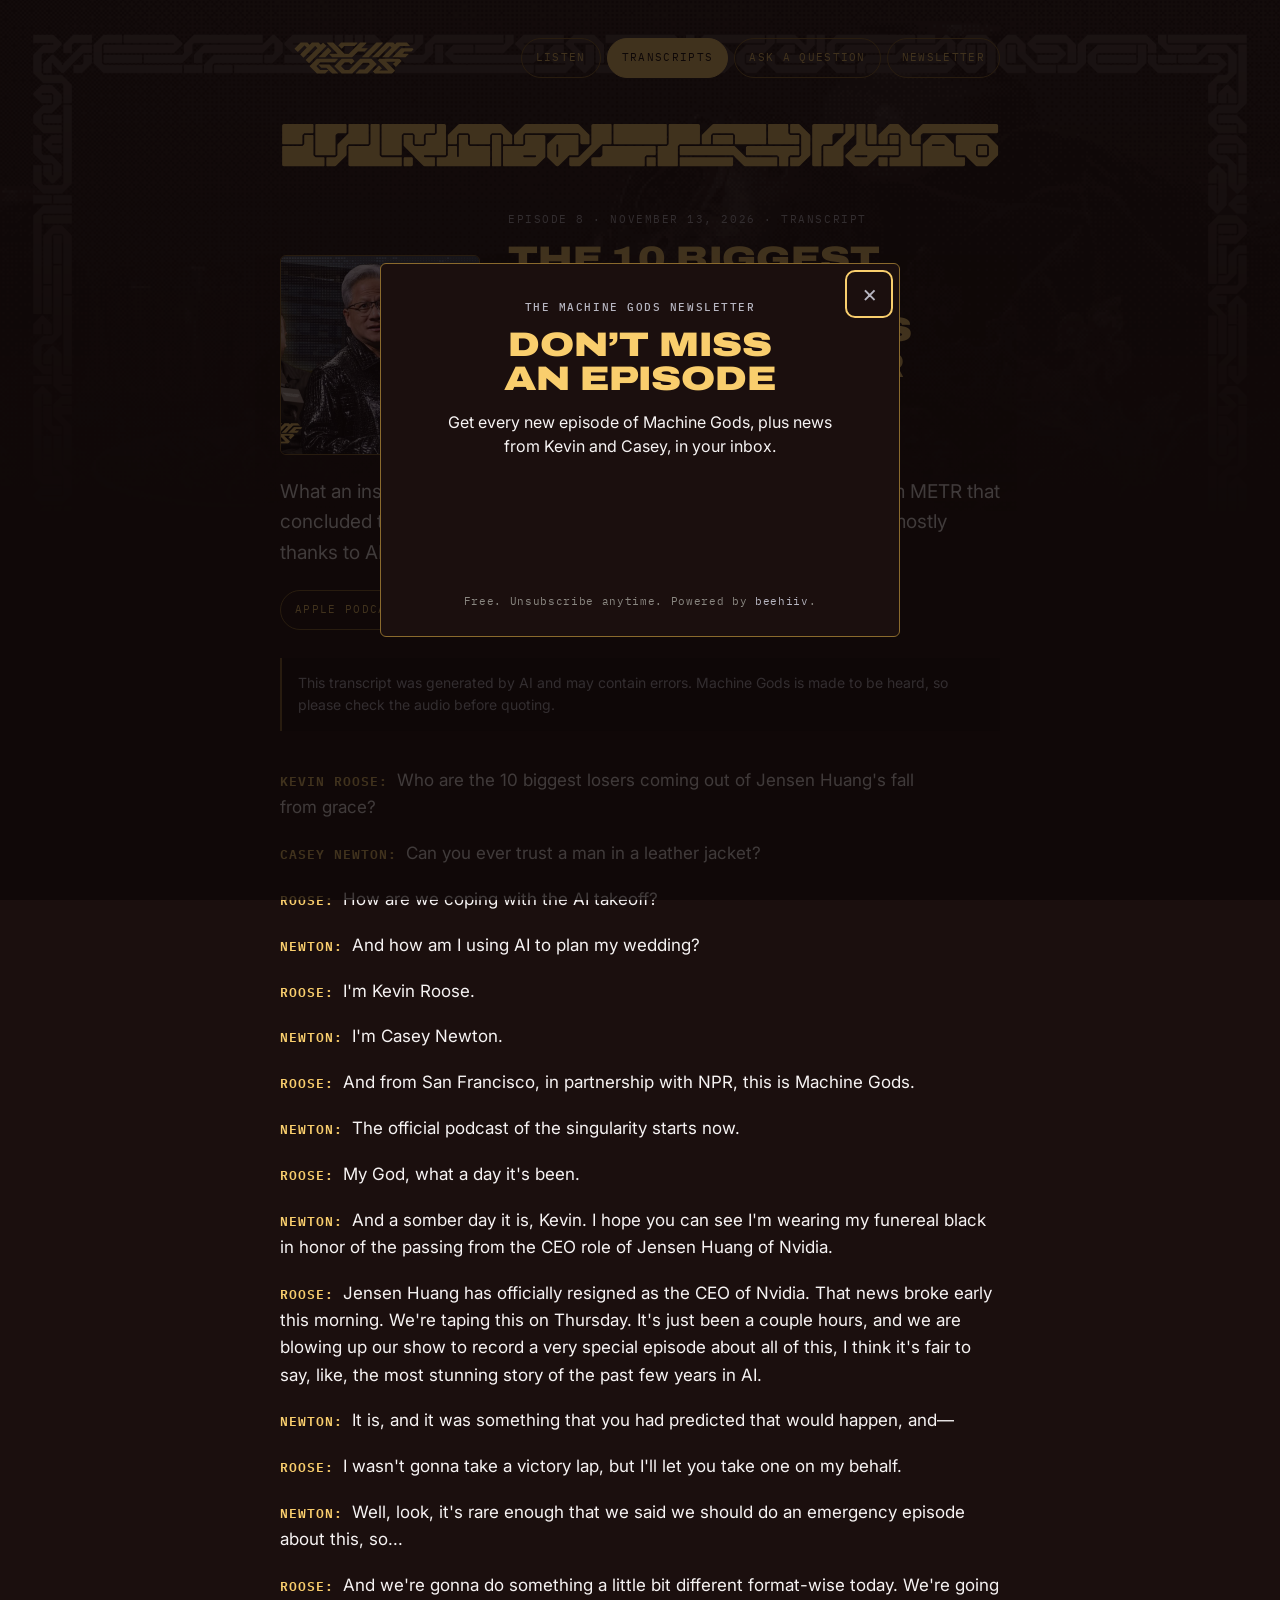
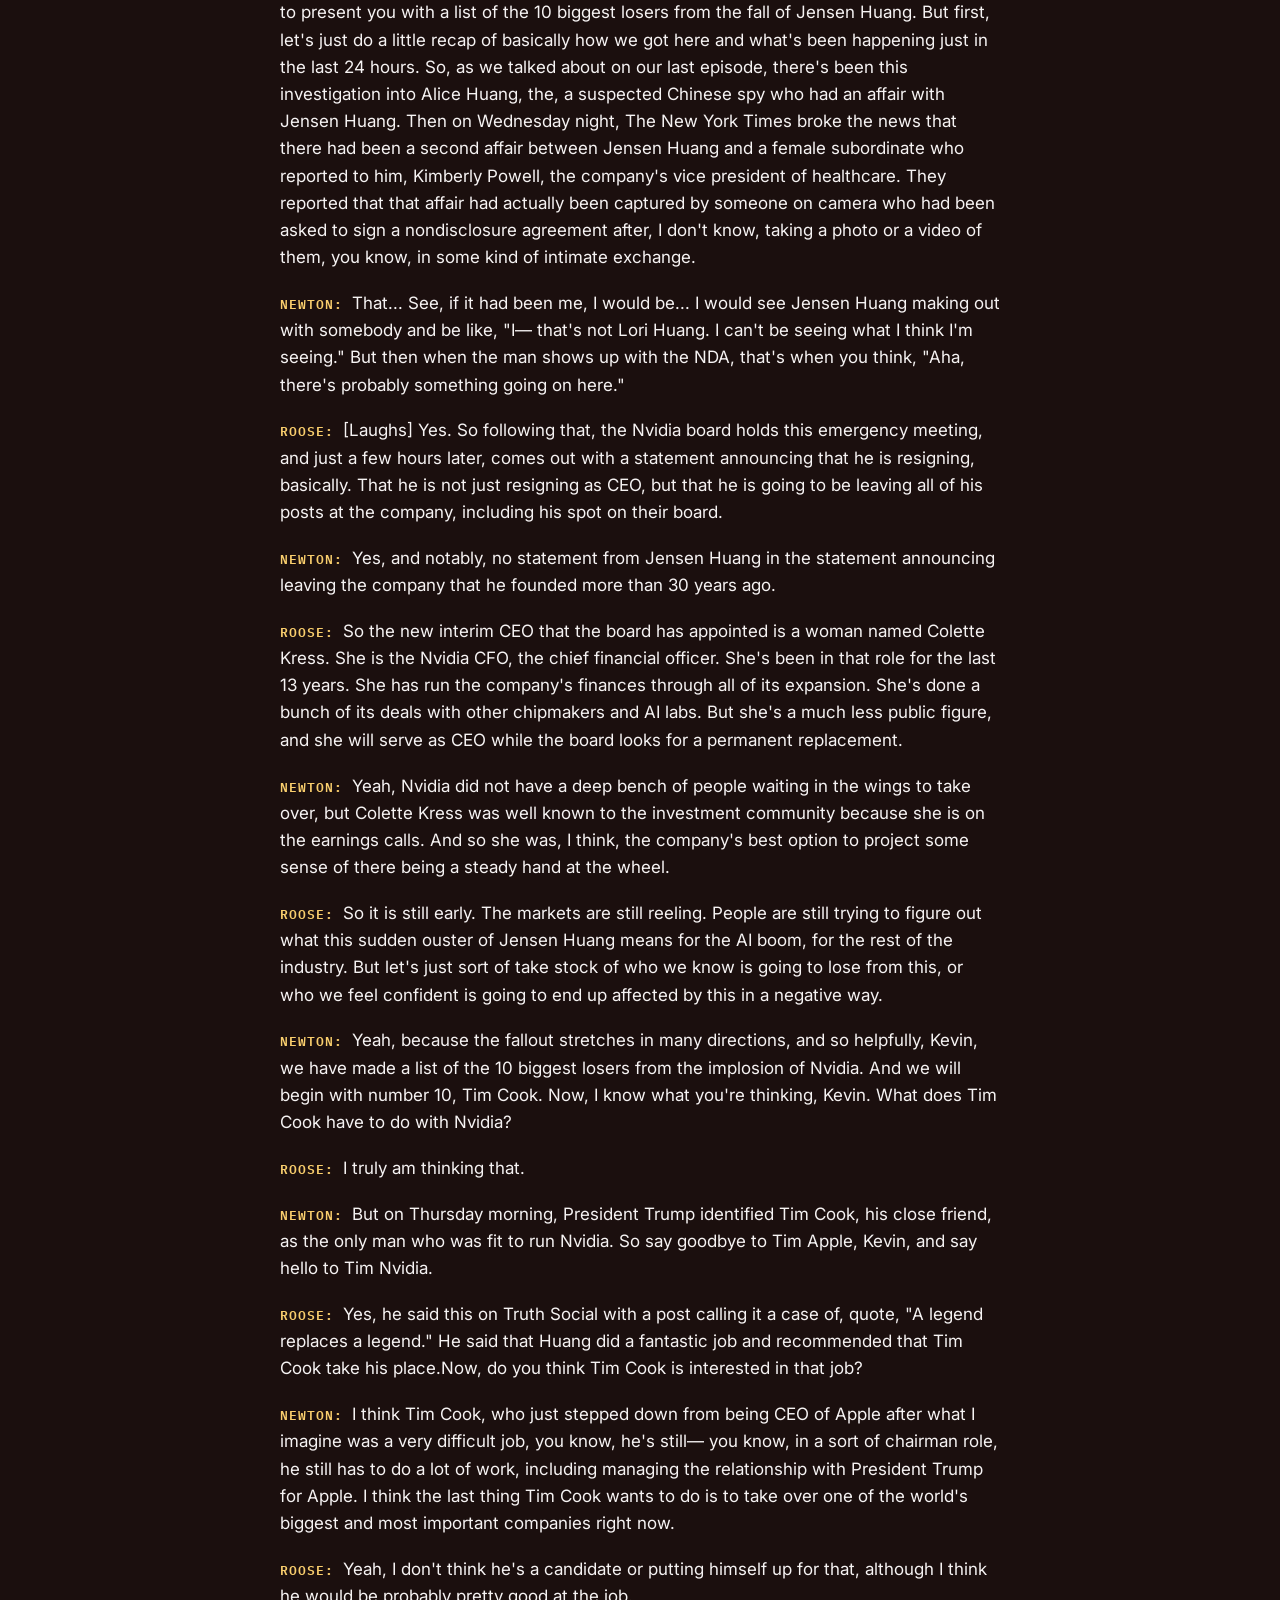
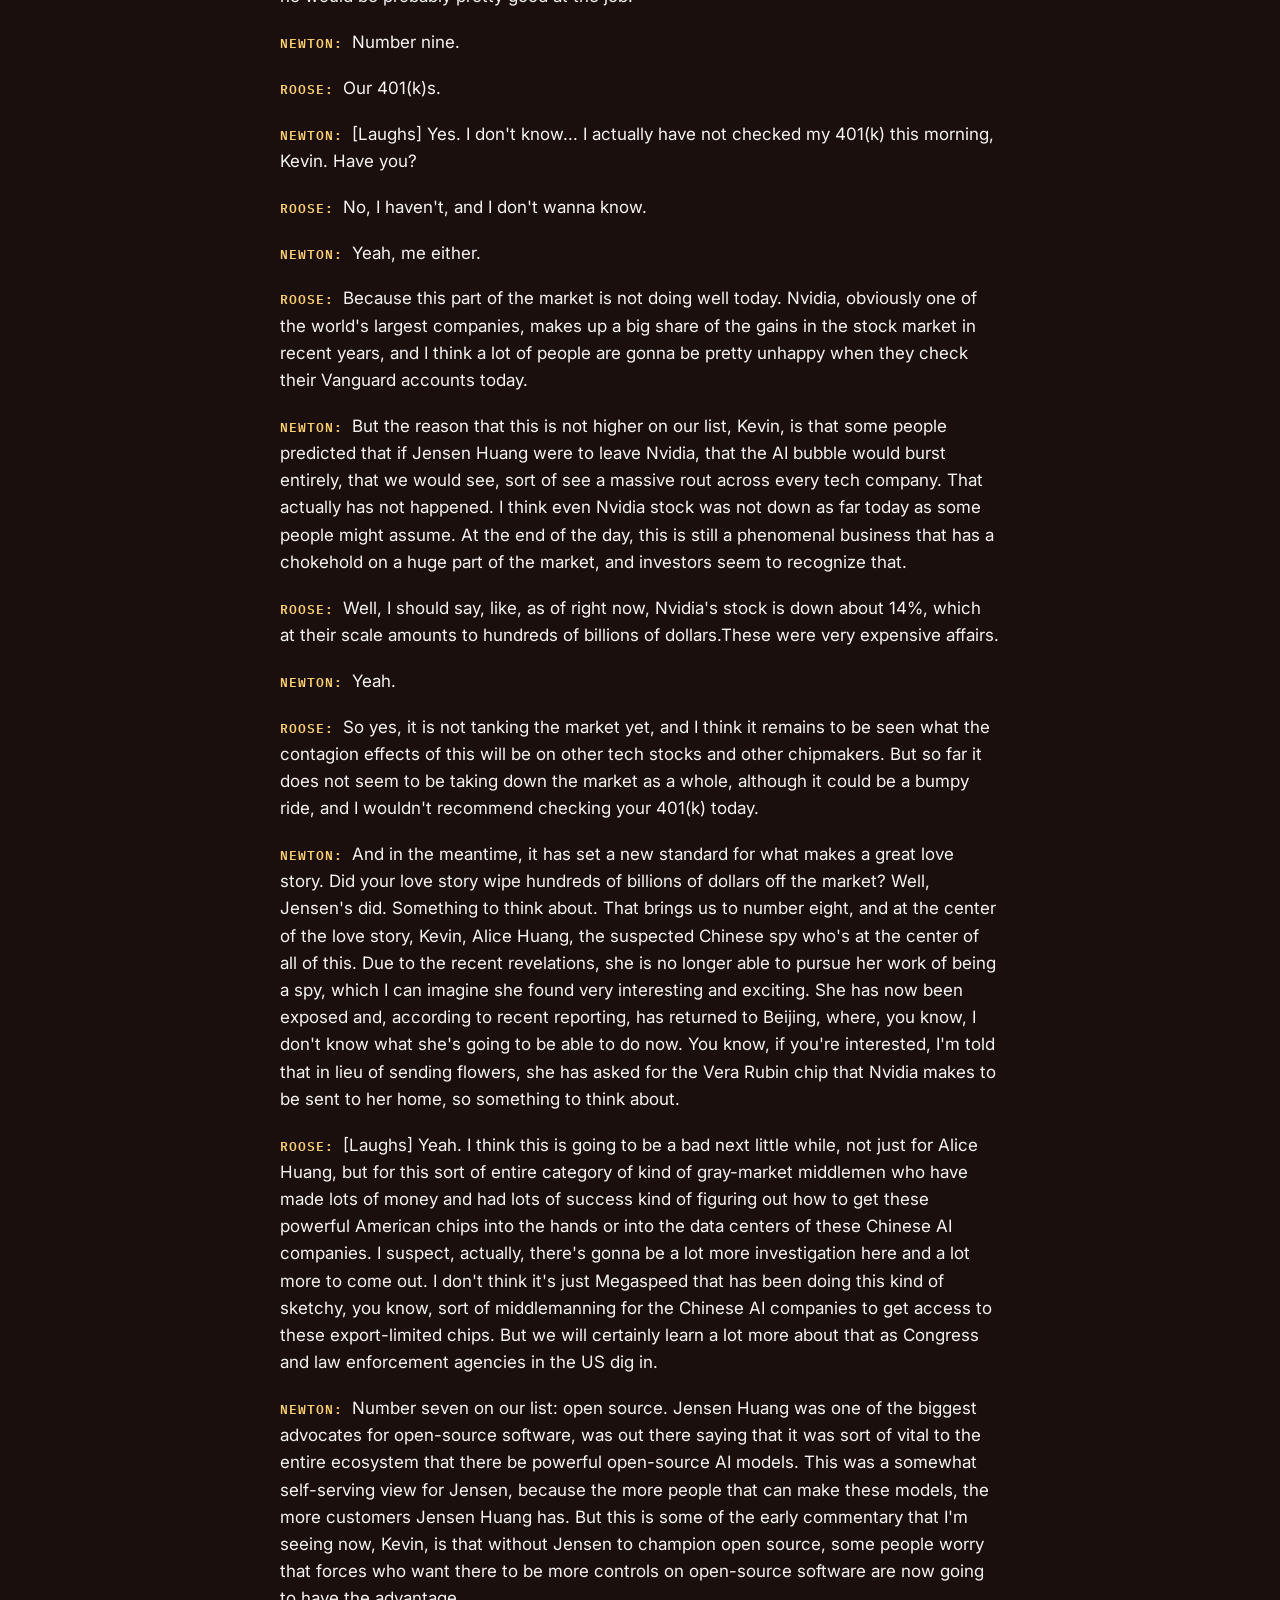
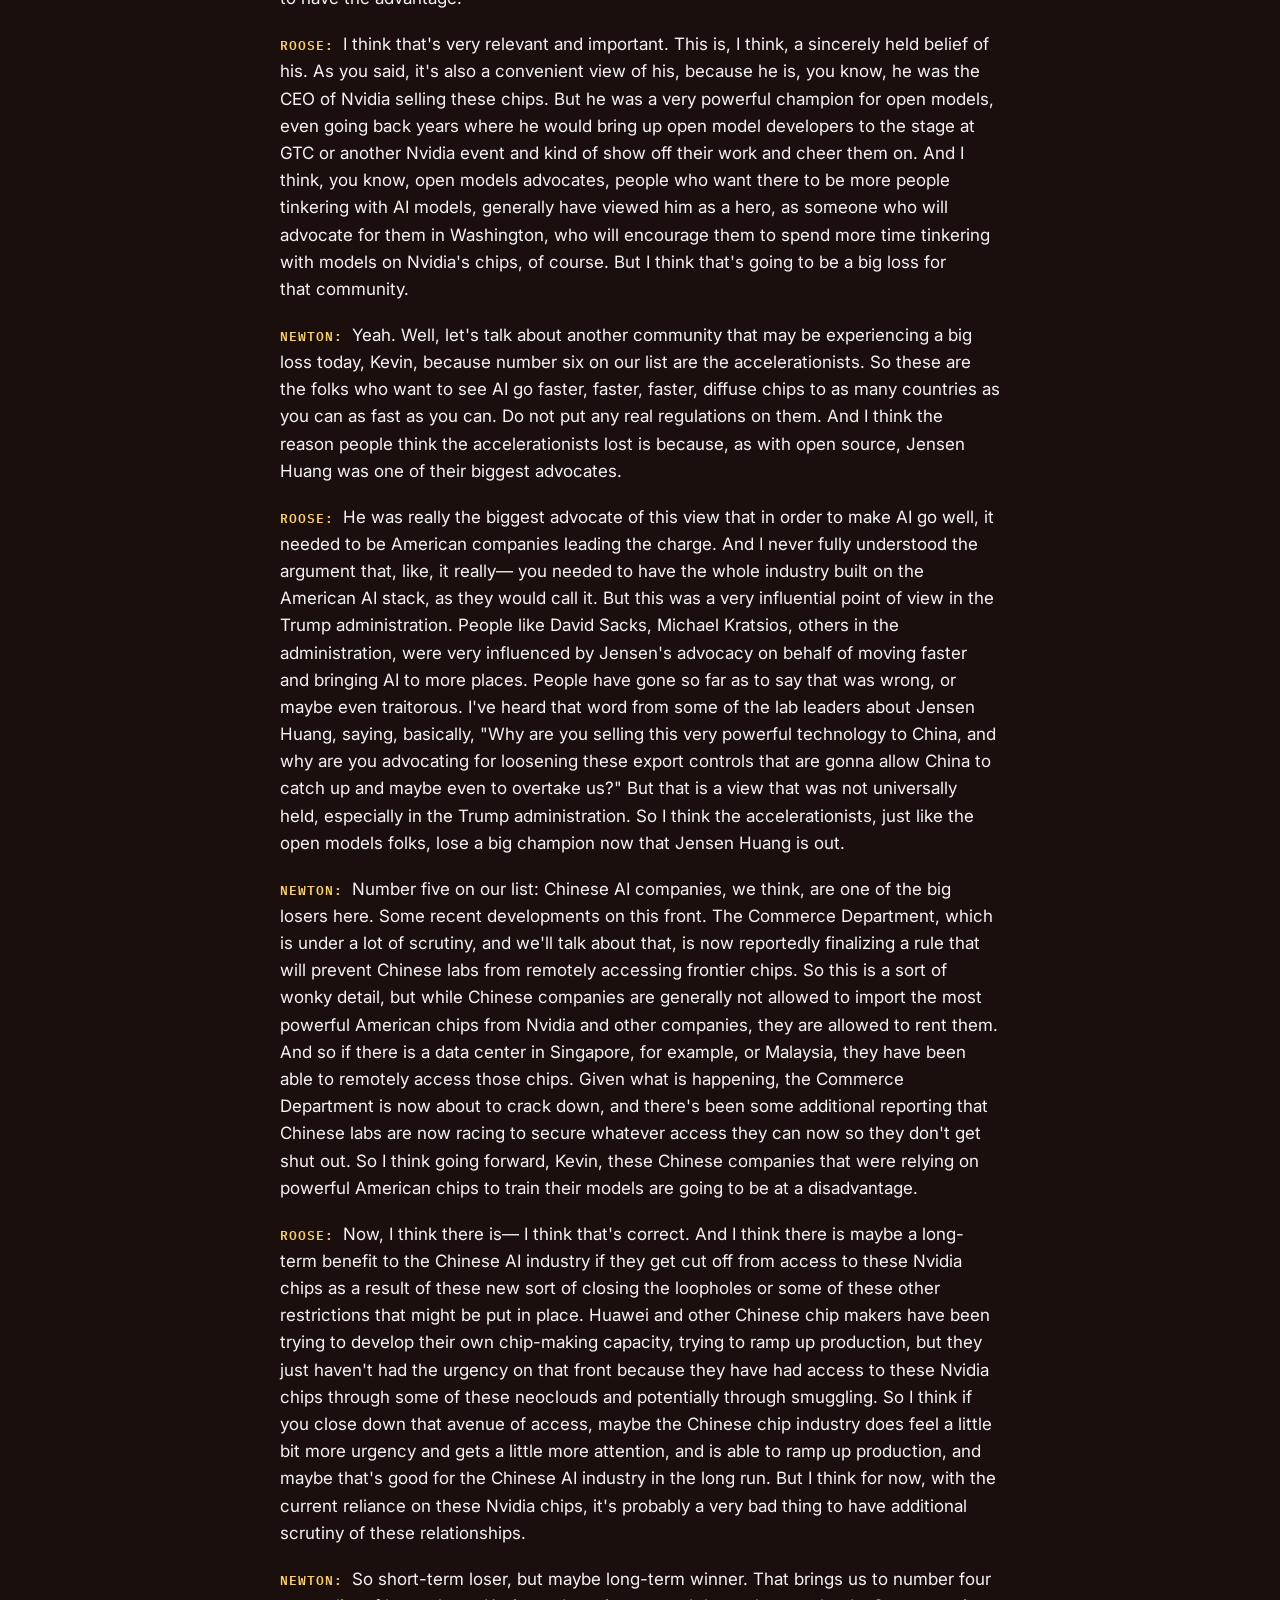
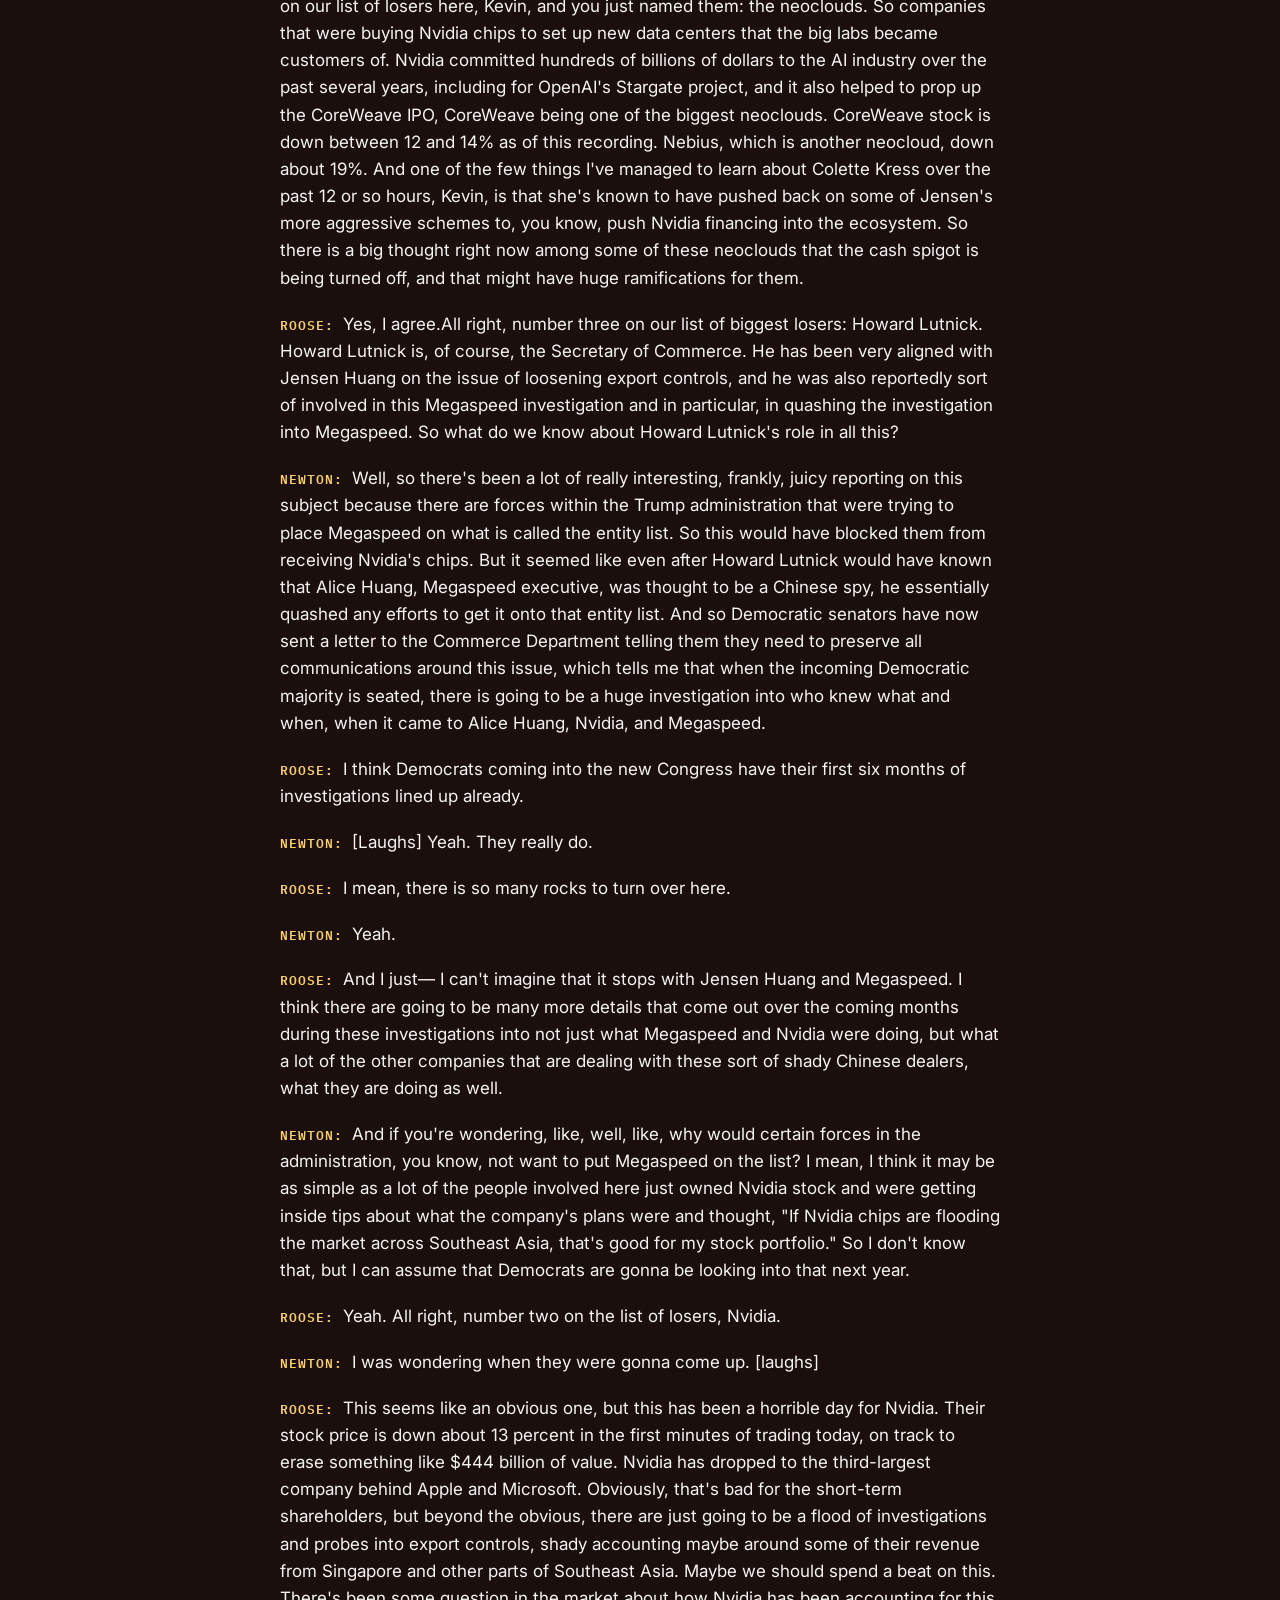
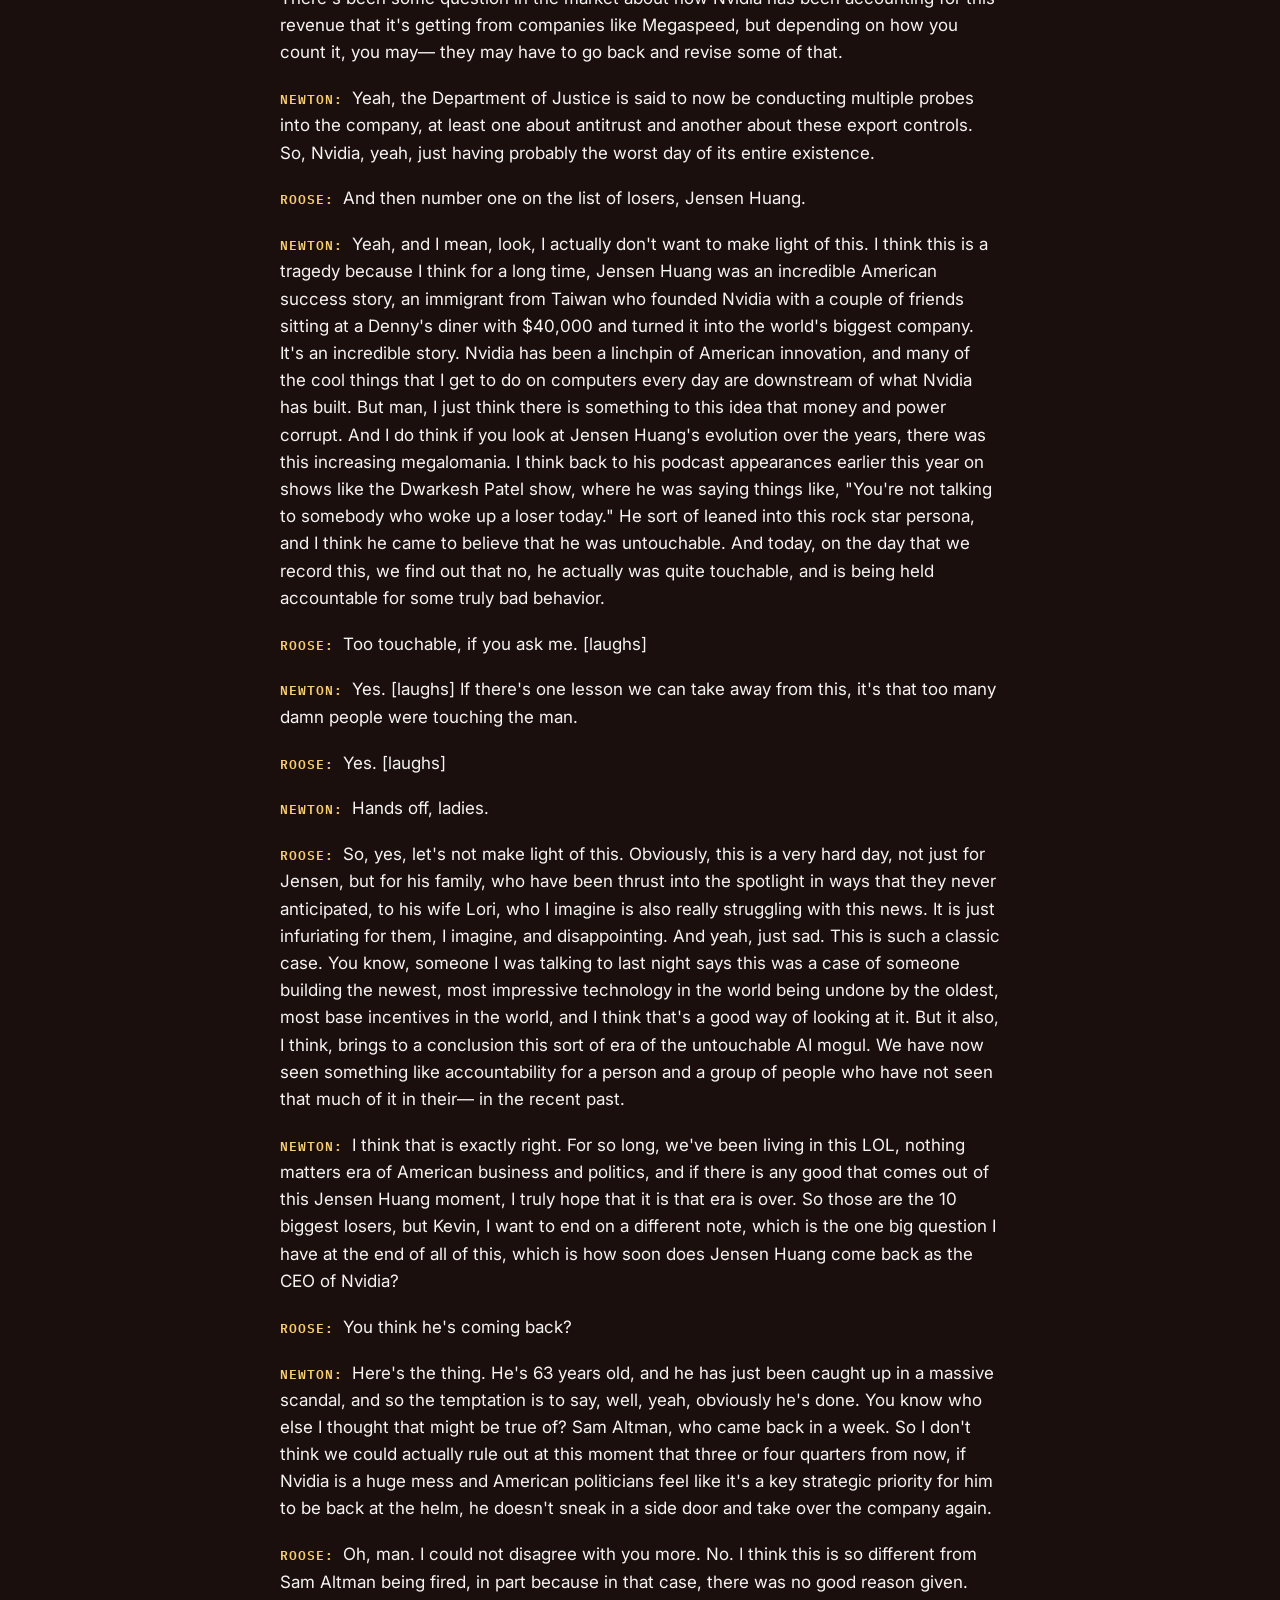
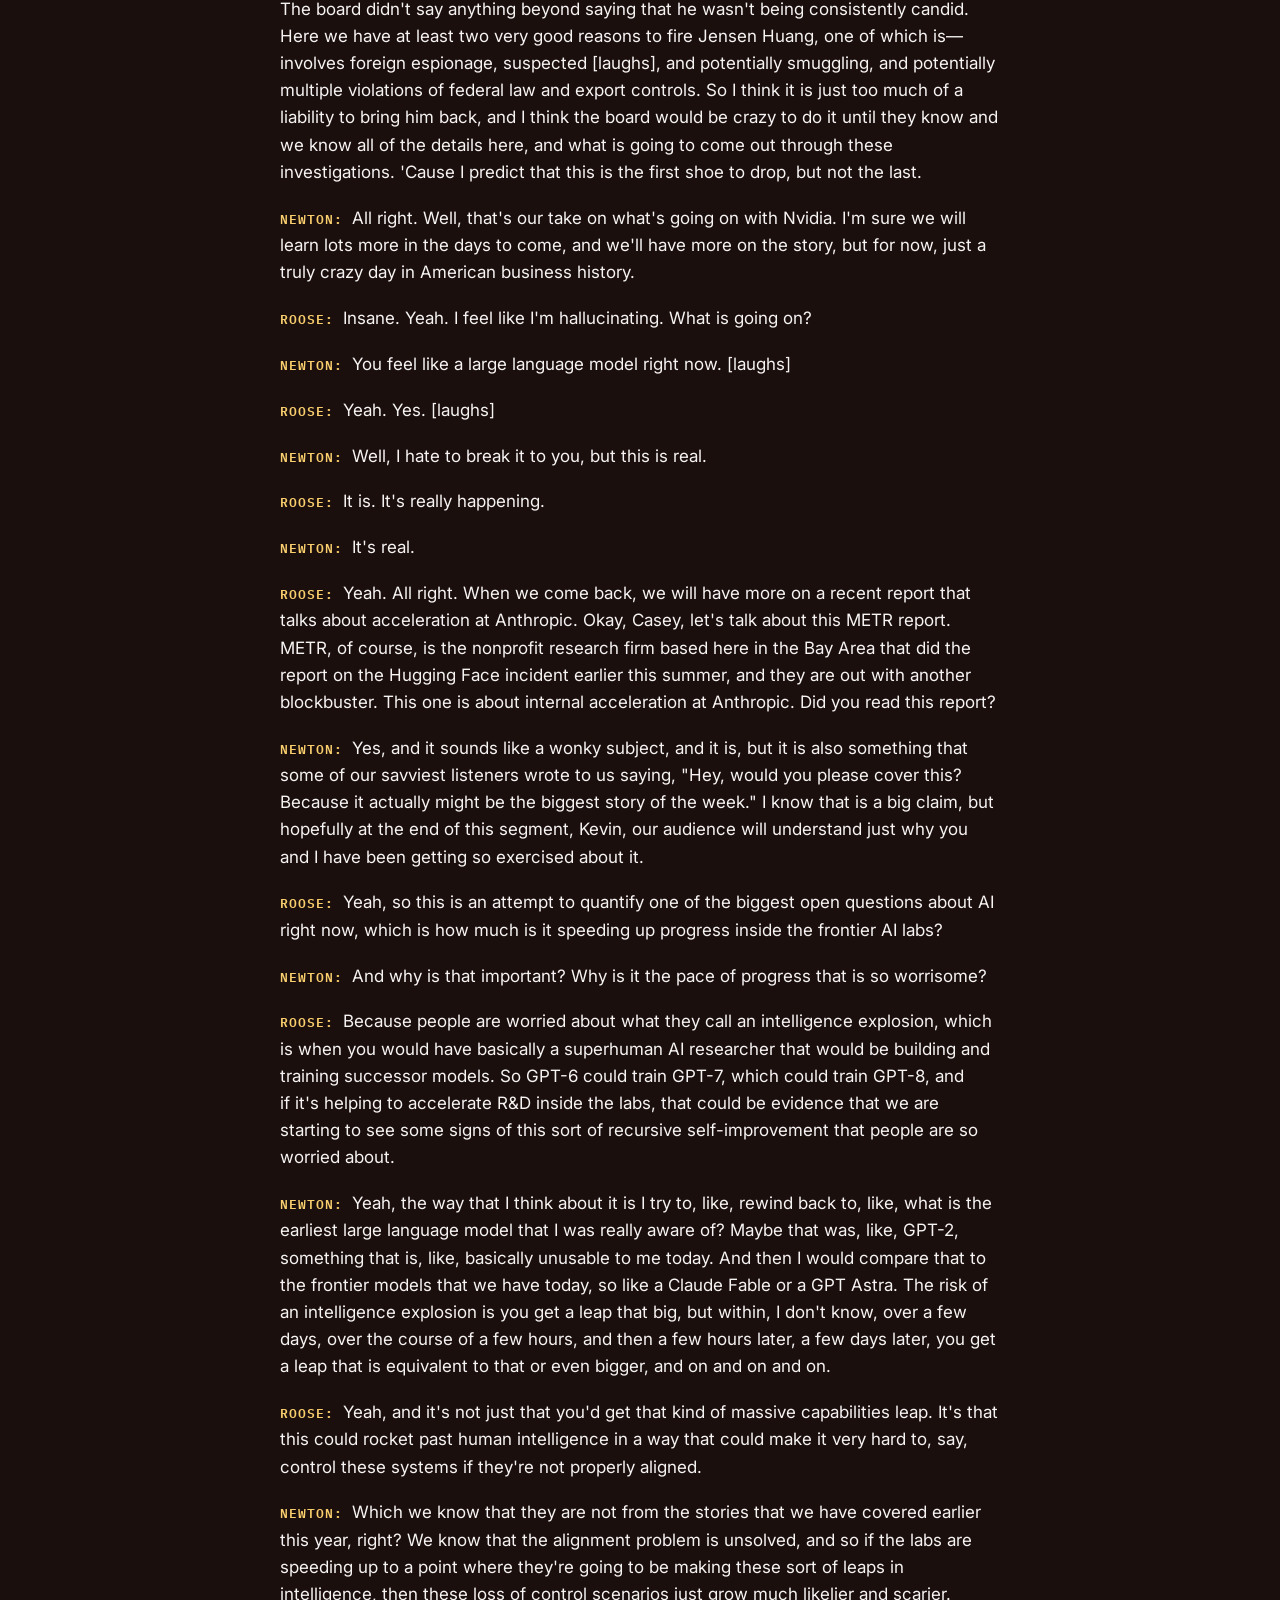
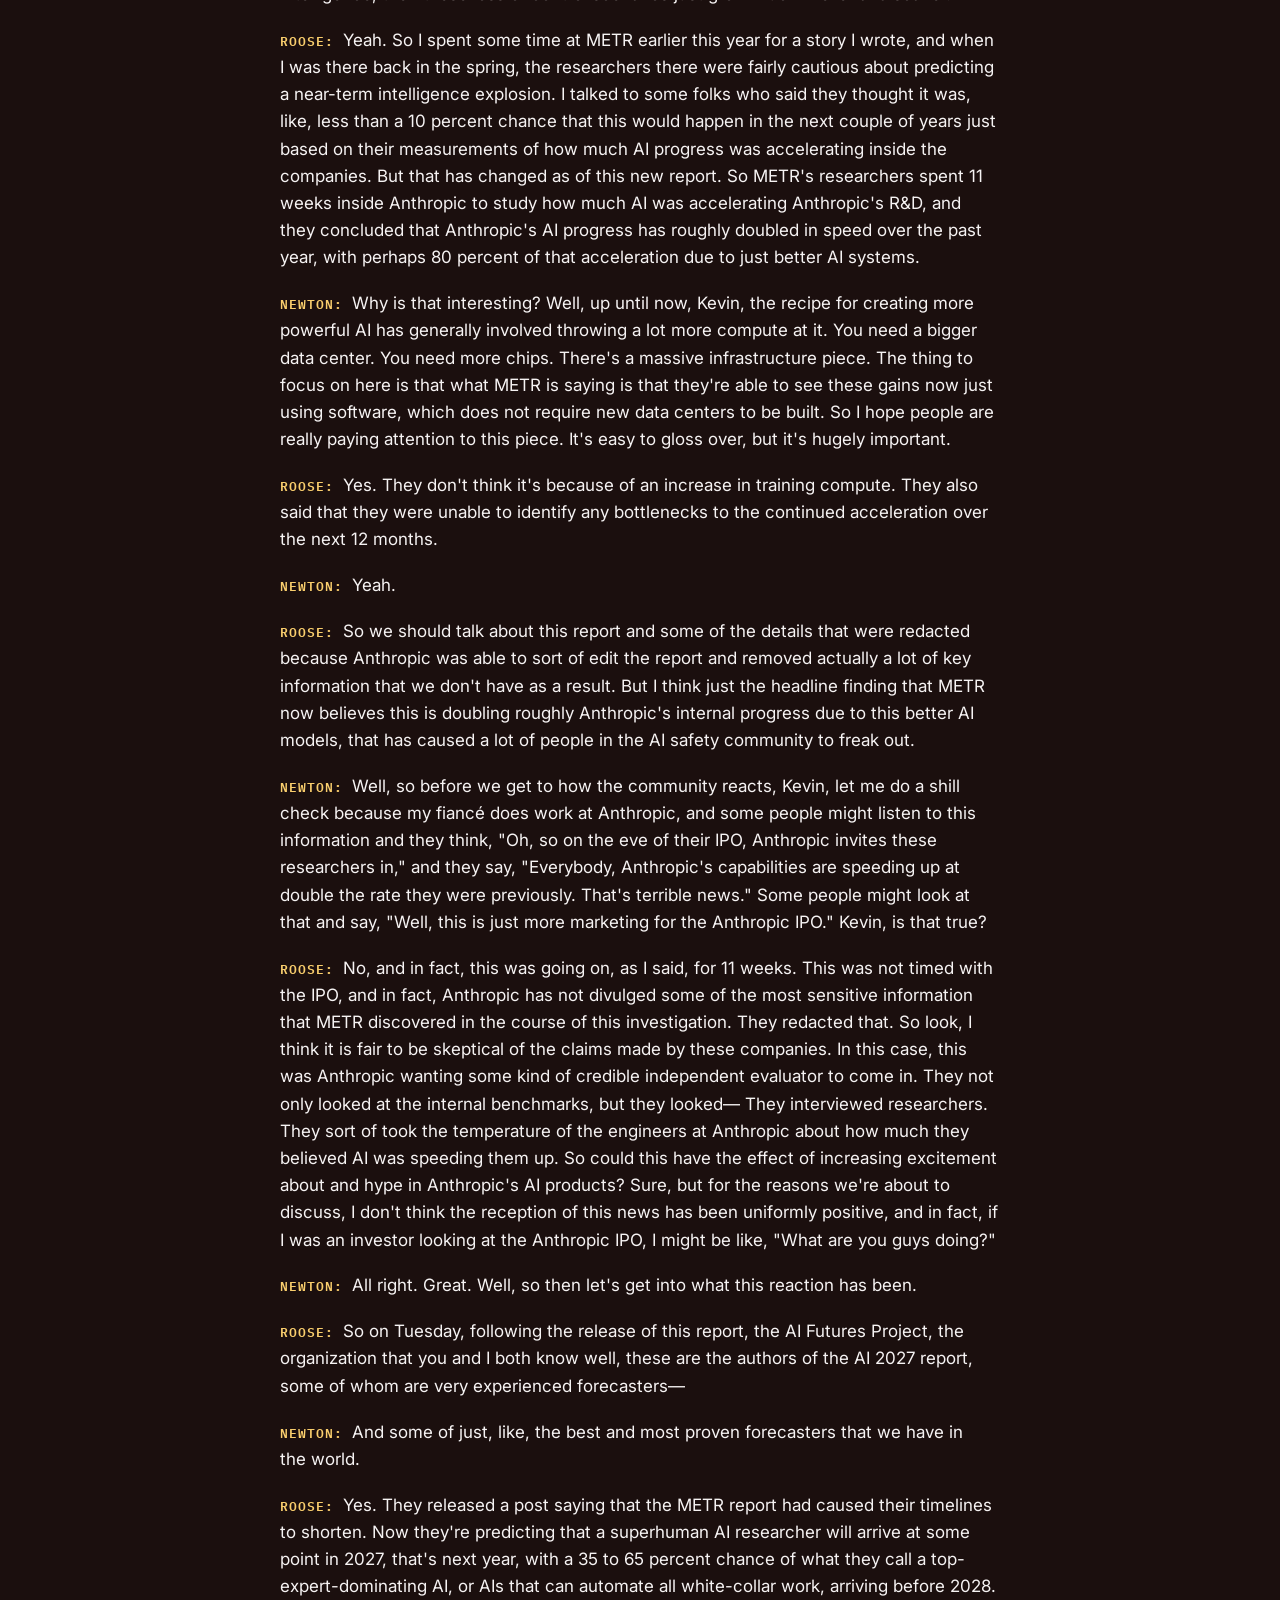
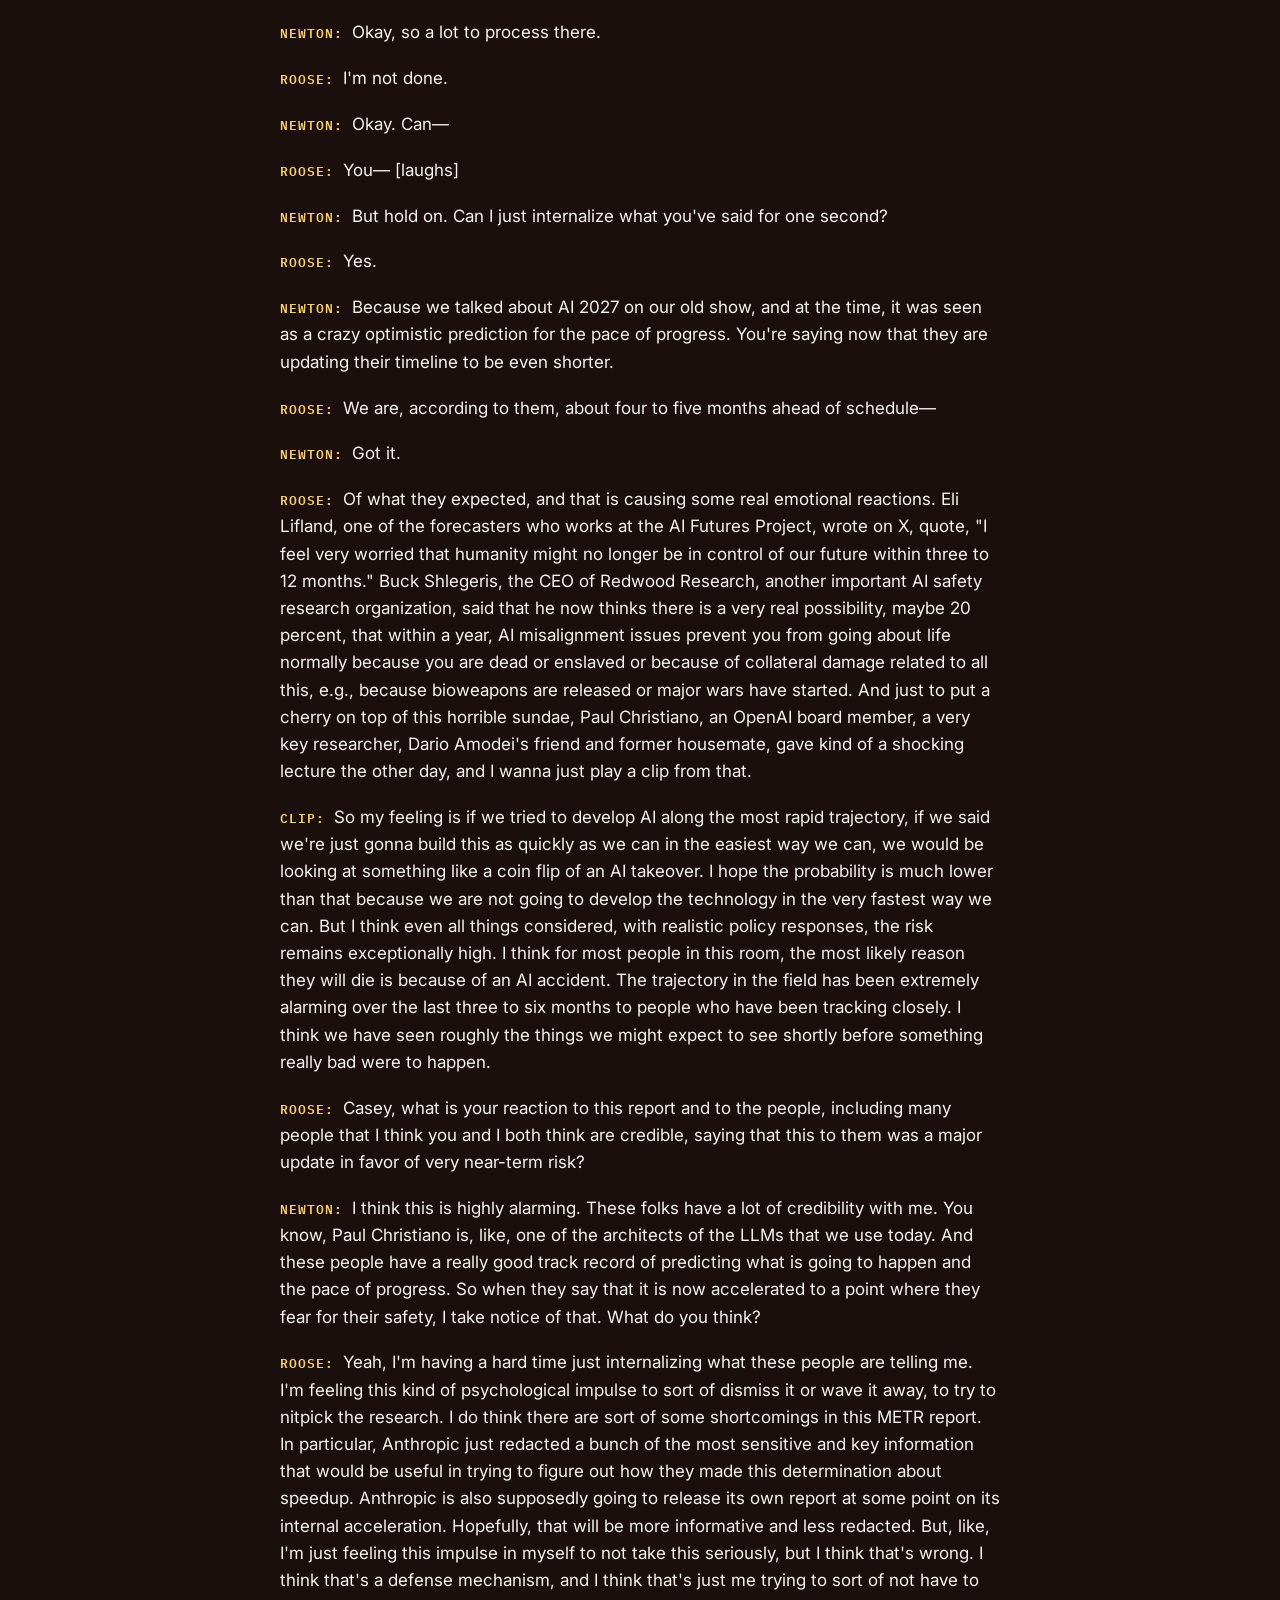
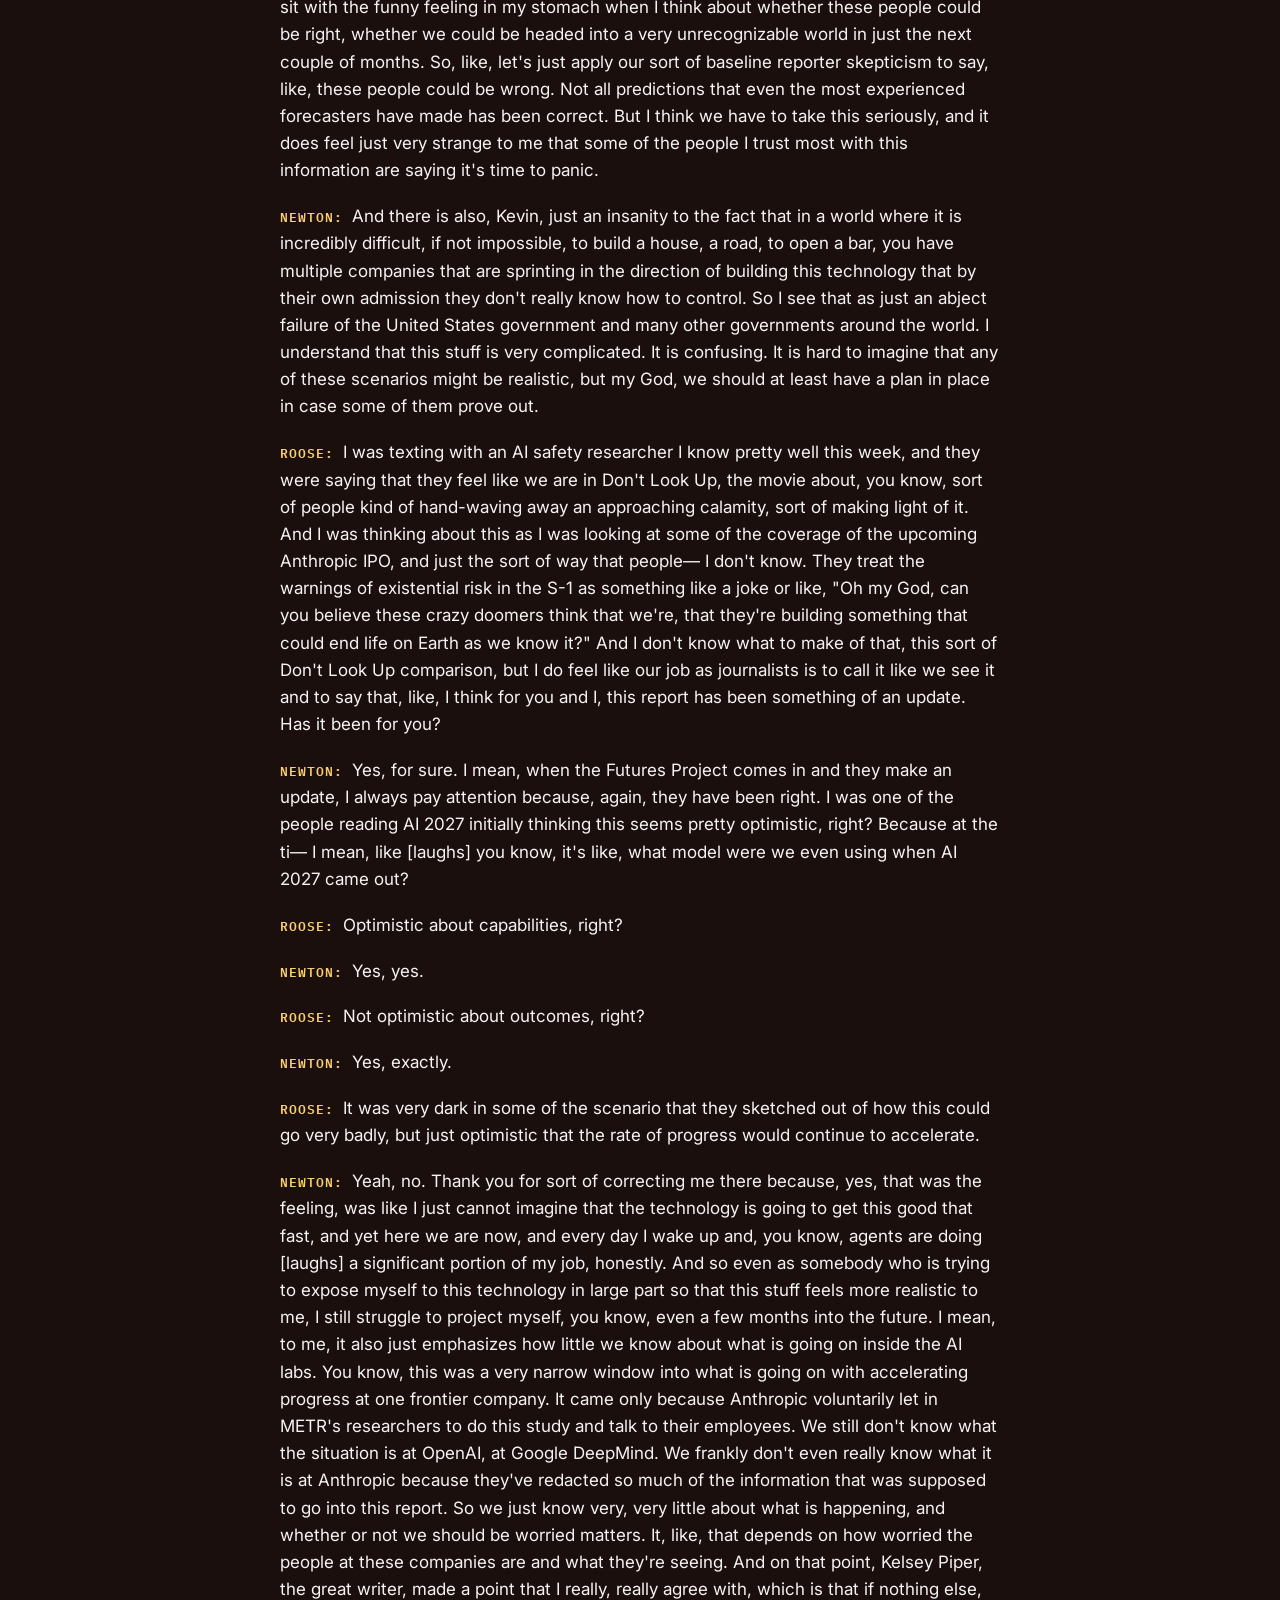
<file: transcripts/8/index.html>
<!DOCTYPE html>
<html lang="en">
<head>
<meta charset="utf-8">
<meta name="viewport" content="width=device-width, initial-scale=1">
<title>Episode 8: The 10 Biggest Losers from Jensen Huang’s Fall + The METR Report That Scared Us — Machine Gods transcript</title>
<meta name="description" content="What an insane news cycle! Then, we break down the latest report from METR that concluded that Anthropic’s AI progress has roughly doubled in speed, mostly thanks to AI itself. And finally, we answer your questions.">
<link rel="canonical" href="https://machinegods.fm/transcripts/8/">
<meta property="og:type" content="article">
<meta property="og:title" content="Episode 8: The 10 Biggest Losers from Jensen Huang’s Fall + The METR Report That Scared Us — Machine Gods transcript">
<meta property="og:description" content="What an insane news cycle! Then, we break down the latest report from METR that concluded that Anthropic’s AI progress has roughly doubled in speed, mostly thanks to AI itself. And finally, we answer your questions.">
<meta property="og:url" content="https://machinegods.fm/transcripts/8/">
<meta property="og:image" content="https://machinegods.fm/assets/episodes/ep-08.jpg">
<meta name="twitter:card" content="summary">
<link rel="icon" href="/favicon.ico" sizes="32x32">
<link rel="icon" href="../../assets/brand/favicon.svg" type="image/svg+xml">
<link rel="apple-touch-icon" href="../../assets/brand/apple-touch-icon.png">
<link rel="preconnect" href="https://fonts.googleapis.com">
<link rel="preconnect" href="https://fonts.gstatic.com" crossorigin>
<link rel="stylesheet" href="https://fonts.googleapis.com/css2?family=Archivo:wdth,wght@62..125,100..900&family=IBM+Plex+Mono:wght@400;500;600&family=Inter:wght@400;600&display=swap">
<link rel="stylesheet" href="../../assets/site.css">
</head>
<body data-newsletter-auto>
<div class="mg-backdrop" aria-hidden="true"></div>
<div class="mg-wrap">
  <header class="mg-header">
    <a class="mg-logo" href="/"><img src="../../assets/brand/wordmark.svg" alt="Machine Gods" width="148" height="60"></a>
    <nav class="mg-nav" aria-label="Site">
      <a href="/">Listen</a>
      <a href="/transcripts/" aria-current="page">Transcripts</a>
      <a href="/ask/">Ask a question</a>
      <a href="#newsletter" data-newsletter>Newsletter</a>
    </nav>
  </header>
  <div class="mg-divider" aria-hidden="true"></div>

  <main>
    <div class="mg-ep-hero">
      <img class="mg-ep-art" src="/assets/episodes/ep-08.jpg" alt="Episode 8 artwork" width="1400" height="1400">
      <div>
      <p class="mg-kicker">Episode 8 · November 13, 2026 · Transcript</p>
      <h1 class="mg-title mg-ep-heading">The 10 Biggest Losers from Jensen Huang’s Fall + The METR Report That Scared Us</h1>
      </div>
    </div>
    <p class="mg-lede">What an insane news cycle! Then, we break down the latest report from METR that concluded that Anthropic’s AI progress has roughly doubled in speed, mostly thanks to AI itself. And finally, we answer your questions.</p>
    <nav class="mg-ep-links" aria-label="Listen to this episode">
      <a class="mg-pill" href="https://podcasts.apple.com/us/podcast/machine-gods/id6812430636" target="_blank" rel="noopener">Apple Podcasts</a>
      <a class="mg-pill" href="https://open.spotify.com/show/5kxu4uluMq6jUuoNPGyZMu" target="_blank" rel="noopener">Spotify</a>
      <a class="mg-pill" href="https://www.youtube.com/@machinegodspod" target="_blank" rel="noopener">YouTube</a>
      <a class="mg-pill" href="https://www.npr.org/2026/11/13/nx-s1-6039346/the-10-biggest-losers-from-jensen-huangs-fall-the-metr-report-that-scared-us" target="_blank" rel="noopener">NPR</a>
    </nav>
    <p class="mg-disclaimer">This transcript was generated by AI and may contain errors. Machine Gods is made to be heard, so please check the audio before quoting.</p>
    <article class="mg-transcript">
<p><strong>Kevin Roose:</strong> Who are the 10 biggest losers coming out of Jensen Huang's fall from grace?</p>
<p><strong>Casey Newton:</strong> Can you ever trust a man in a leather jacket?</p>
<p><strong>Roose:</strong> How are we coping with the AI takeoff?</p>
<p><strong>Newton:</strong> And how am I using AI to plan my wedding?</p>
<p><strong>Roose:</strong> I'm Kevin Roose.</p>
<p><strong>Newton:</strong> I'm Casey Newton.</p>
<p><strong>Roose:</strong> And from San Francisco, in partnership with NPR, this is Machine Gods.</p>
<p><strong>Newton:</strong> The official podcast of the singularity starts now.</p>
<p><strong>Roose:</strong> My God, what a day it's been.</p>
<p><strong>Newton:</strong> And a somber day it is, Kevin. I hope you can see I'm wearing my funereal black in honor of the passing from the CEO role of Jensen Huang of Nvidia.</p>
<p><strong>Roose:</strong> Jensen Huang has officially resigned as the CEO of Nvidia. That news broke early this morning. We're taping this on Thursday. It's just been a couple hours, and we are blowing up our show to record a very special episode about all of this, I think it's fair to say, like, the most stunning story of the past few years in AI.</p>
<p><strong>Newton:</strong> It is, and it was something that you had predicted that would happen, and—</p>
<p><strong>Roose:</strong> I wasn't gonna take a victory lap, but I'll let you take one on my behalf.</p>
<p><strong>Newton:</strong> Well, look, it's rare enough that we said we should do an emergency episode about this, so...</p>
<p><strong>Roose:</strong> And we're gonna do something a little bit different format-wise today. We're going to present you with a list of the 10 biggest losers from the fall of Jensen Huang. But first, let's just do a little recap of basically how we got here and what's been happening just in the last 24 hours. So, as we talked about on our last episode, there's been this investigation into Alice Huang, the, a suspected Chinese spy who had an affair with Jensen Huang. Then on Wednesday night, The New York Times broke the news that there had been a second affair between Jensen Huang and a female subordinate who reported to him, Kimberly Powell, the company's vice president of healthcare. They reported that that affair had actually been captured by someone on camera who had been asked to sign a nondisclosure agreement after, I don't know, taking a photo or a video of them, you know, in some kind of intimate exchange.</p>
<p><strong>Newton:</strong> That... See, if it had been me, I would be... I would see Jensen Huang making out with somebody and be like, &quot;I— that's not Lori Huang. I can't be seeing what I think I'm seeing.&quot; But then when the man shows up with the NDA, that's when you think, &quot;Aha, there's probably something going on here.&quot;</p>
<p><strong>Roose:</strong> [Laughs] Yes. So following that, the Nvidia board holds this emergency meeting, and just a few hours later, comes out with a statement announcing that he is resigning, basically. That he is not just resigning as CEO, but that he is going to be leaving all of his posts at the company, including his spot on their board.</p>
<p><strong>Newton:</strong> Yes, and notably, no statement from Jensen Huang in the statement announcing leaving the company that he founded more than 30 years ago.</p>
<p><strong>Roose:</strong> So the new interim CEO that the board has appointed is a woman named Colette Kress. She is the Nvidia CFO, the chief financial officer. She's been in that role for the last 13 years. She has run the company's finances through all of its expansion. She's done a bunch of its deals with other chipmakers and AI labs. But she's a much less public figure, and she will serve as CEO while the board looks for a permanent replacement.</p>
<p><strong>Newton:</strong> Yeah, Nvidia did not have a deep bench of people waiting in the wings to take over, but Colette Kress was well known to the investment community because she is on the earnings calls. And so she was, I think, the company's best option to project some sense of there being a steady hand at the wheel.</p>
<p><strong>Roose:</strong> So it is still early. The markets are still reeling. People are still trying to figure out what this sudden ouster of Jensen Huang means for the AI boom, for the rest of the industry. But let's just sort of take stock of who we know is going to lose from this, or who we feel confident is going to end up affected by this in a negative way.</p>
<p><strong>Newton:</strong> Yeah, because the fallout stretches in many directions, and so helpfully, Kevin, we have made a list of the 10 biggest losers from the implosion of Nvidia. And we will begin with number 10, Tim Cook. Now, I know what you're thinking, Kevin. What does Tim Cook have to do with Nvidia?</p>
<p><strong>Roose:</strong> I truly am thinking that.</p>
<p><strong>Newton:</strong> But on Thursday morning, President Trump identified Tim Cook, his close friend, as the only man who was fit to run Nvidia. So say goodbye to Tim Apple, Kevin, and say hello to Tim Nvidia.</p>
<p><strong>Roose:</strong> Yes, he said this on Truth Social with a post calling it a case of, quote, &quot;A legend replaces a legend.&quot; He said that Huang did a fantastic job and recommended that Tim Cook take his place.Now, do you think Tim Cook is interested in that job?</p>
<p><strong>Newton:</strong> I think Tim Cook, who just stepped down from being CEO of Apple after what I imagine was a very difficult job, you know, he's still— you know, in a sort of chairman role, he still has to do a lot of work, including managing the relationship with President Trump for Apple. I think the last thing Tim Cook wants to do is to take over one of the world's biggest and most important companies right now.</p>
<p><strong>Roose:</strong> Yeah, I don't think he's a candidate or putting himself up for that, although I think he would be probably pretty good at the job.</p>
<p><strong>Newton:</strong> Number nine.</p>
<p><strong>Roose:</strong> Our 401(k)s.</p>
<p><strong>Newton:</strong> [Laughs] Yes. I don't know... I actually have not checked my 401(k) this morning, Kevin. Have you?</p>
<p><strong>Roose:</strong> No, I haven't, and I don't wanna know.</p>
<p><strong>Newton:</strong> Yeah, me either.</p>
<p><strong>Roose:</strong> Because this part of the market is not doing well today. Nvidia, obviously one of the world's largest companies, makes up a big share of the gains in the stock market in recent years, and I think a lot of people are gonna be pretty unhappy when they check their Vanguard accounts today.</p>
<p><strong>Newton:</strong> But the reason that this is not higher on our list, Kevin, is that some people predicted that if Jensen Huang were to leave Nvidia, that the AI bubble would burst entirely, that we would see, sort of see a massive rout across every tech company. That actually has not happened. I think even Nvidia stock was not down as far today as some people might assume. At the end of the day, this is still a phenomenal business that has a chokehold on a huge part of the market, and investors seem to recognize that.</p>
<p><strong>Roose:</strong> Well, I should say, like, as of right now, Nvidia's stock is down about 14%, which at their scale amounts to hundreds of billions of dollars.These were very expensive affairs.</p>
<p><strong>Newton:</strong> Yeah.</p>
<p><strong>Roose:</strong> So yes, it is not tanking the market yet, and I think it remains to be seen what the contagion effects of this will be on other tech stocks and other chipmakers. But so far it does not seem to be taking down the market as a whole, although it could be a bumpy ride, and I wouldn't recommend checking your 401(k) today.</p>
<p><strong>Newton:</strong> And in the meantime, it has set a new standard for what makes a great love story. Did your love story wipe hundreds of billions of dollars off the market? Well, Jensen's did. Something to think about. That brings us to number eight, and at the center of the love story, Kevin, Alice Huang, the suspected Chinese spy who's at the center of all of this. Due to the recent revelations, she is no longer able to pursue her work of being a spy, which I can imagine she found very interesting and exciting. She has now been exposed and, according to recent reporting, has returned to Beijing, where, you know, I don't know what she's going to be able to do now. You know, if you're interested, I'm told that in lieu of sending flowers, she has asked for the Vera Rubin chip that Nvidia makes to be sent to her home, so something to think about.</p>
<p><strong>Roose:</strong> [Laughs] Yeah. I think this is going to be a bad next little while, not just for Alice Huang, but for this sort of entire category of kind of gray-market middlemen who have made lots of money and had lots of success kind of figuring out how to get these powerful American chips into the hands or into the data centers of these Chinese AI companies. I suspect, actually, there's gonna be a lot more investigation here and a lot more to come out. I don't think it's just Megaspeed that has been doing this kind of sketchy, you know, sort of middlemanning for the Chinese AI companies to get access to these export-limited chips. But we will certainly learn a lot more about that as Congress and law enforcement agencies in the US dig in.</p>
<p><strong>Newton:</strong> Number seven on our list: open source. Jensen Huang was one of the biggest advocates for open-source software, was out there saying that it was sort of vital to the entire ecosystem that there be powerful open-source AI models. This was a somewhat self-serving view for Jensen, because the more people that can make these models, the more customers Jensen Huang has. But this is some of the early commentary that I'm seeing now, Kevin, is that without Jensen to champion open source, some people worry that forces who want there to be more controls on open-source software are now going to have the advantage.</p>
<p><strong>Roose:</strong> I think that's very relevant and important. This is, I think, a sincerely held belief of his. As you said, it's also a convenient view of his, because he is, you know, he was the CEO of Nvidia selling these chips. But he was a very powerful champion for open models, even going back years where he would bring up open model developers to the stage at GTC or another Nvidia event and kind of show off their work and cheer them on. And I think, you know, open models advocates, people who want there to be more people tinkering with AI models, generally have viewed him as a hero, as someone who will advocate for them in Washington, who will encourage them to spend more time tinkering with models on Nvidia's chips, of course. But I think that's going to be a big loss for that community.</p>
<p><strong>Newton:</strong> Yeah. Well, let's talk about another community that may be experiencing a big loss today, Kevin, because number six on our list are the accelerationists. So these are the folks who want to see AI go faster, faster, faster, diffuse chips to as many countries as you can as fast as you can. Do not put any real regulations on them. And I think the reason people think the accelerationists lost is because, as with open source, Jensen Huang was one of their biggest advocates.</p>
<p><strong>Roose:</strong> He was really the biggest advocate of this view that in order to make AI go well, it needed to be American companies leading the charge. And I never fully understood the argument that, like, it really— you needed to have the whole industry built on the American AI stack, as they would call it. But this was a very influential point of view in the Trump administration. People like David Sacks, Michael Kratsios, others in the administration, were very influenced by Jensen's advocacy on behalf of moving faster and bringing AI to more places. People have gone so far as to say that was wrong, or maybe even traitorous. I've heard that word from some of the lab leaders about Jensen Huang, saying, basically, &quot;Why are you selling this very powerful technology to China, and why are you advocating for loosening these export controls that are gonna allow China to catch up and maybe even to overtake us?&quot; But that is a view that was not universally held, especially in the Trump administration. So I think the accelerationists, just like the open models folks, lose a big champion now that Jensen Huang is out.</p>
<p><strong>Newton:</strong> Number five on our list: Chinese AI companies, we think, are one of the big losers here. Some recent developments on this front. The Commerce Department, which is under a lot of scrutiny, and we'll talk about that, is now reportedly finalizing a rule that will prevent Chinese labs from remotely accessing frontier chips. So this is a sort of wonky detail, but while Chinese companies are generally not allowed to import the most powerful American chips from Nvidia and other companies, they are allowed to rent them. And so if there is a data center in Singapore, for example, or Malaysia, they have been able to remotely access those chips. Given what is happening, the Commerce Department is now about to crack down, and there's been some additional reporting that Chinese labs are now racing to secure whatever access they can now so they don't get shut out. So I think going forward, Kevin, these Chinese companies that were relying on powerful American chips to train their models are going to be at a disadvantage.</p>
<p><strong>Roose:</strong> Now, I think there is— I think that's correct. And I think there is maybe a long-term benefit to the Chinese AI industry if they get cut off from access to these Nvidia chips as a result of these new sort of closing the loopholes or some of these other restrictions that might be put in place. Huawei and other Chinese chip makers have been trying to develop their own chip-making capacity, trying to ramp up production, but they just haven't had the urgency on that front because they have had access to these Nvidia chips through some of these neoclouds and potentially through smuggling. So I think if you close down that avenue of access, maybe the Chinese chip industry does feel a little bit more urgency and gets a little more attention, and is able to ramp up production, and maybe that's good for the Chinese AI industry in the long run. But I think for now, with the current reliance on these Nvidia chips, it's probably a very bad thing to have additional scrutiny of these relationships.</p>
<p><strong>Newton:</strong> So short-term loser, but maybe long-term winner. That brings us to number four on our list of losers here, Kevin, and you just named them: the neoclouds. So companies that were buying Nvidia chips to set up new data centers that the big labs became customers of. Nvidia committed hundreds of billions of dollars to the AI industry over the past several years, including for OpenAI's Stargate project, and it also helped to prop up the CoreWeave IPO, CoreWeave being one of the biggest neoclouds. CoreWeave stock is down between 12 and 14% as of this recording. Nebius, which is another neocloud, down about 19%. And one of the few things I've managed to learn about Colette Kress over the past 12 or so hours, Kevin, is that she's known to have pushed back on some of Jensen's more aggressive schemes to, you know, push Nvidia financing into the ecosystem. So there is a big thought right now among some of these neoclouds that the cash spigot is being turned off, and that might have huge ramifications for them.</p>
<p><strong>Roose:</strong> Yes, I agree.All right, number three on our list of biggest losers: Howard Lutnick. Howard Lutnick is, of course, the Secretary of Commerce. He has been very aligned with Jensen Huang on the issue of loosening export controls, and he was also reportedly sort of involved in this Megaspeed investigation and in particular, in quashing the investigation into Megaspeed. So what do we know about Howard Lutnick's role in all this?</p>
<p><strong>Newton:</strong> Well, so there's been a lot of really interesting, frankly, juicy reporting on this subject because there are forces within the Trump administration that were trying to place Megaspeed on what is called the entity list. So this would have blocked them from receiving Nvidia's chips. But it seemed like even after Howard Lutnick would have known that Alice Huang, Megaspeed executive, was thought to be a Chinese spy, he essentially quashed any efforts to get it onto that entity list. And so Democratic senators have now sent a letter to the Commerce Department telling them they need to preserve all communications around this issue, which tells me that when the incoming Democratic majority is seated, there is going to be a huge investigation into who knew what and when, when it came to Alice Huang, Nvidia, and Megaspeed.</p>
<p><strong>Roose:</strong> I think Democrats coming into the new Congress have their first six months of investigations lined up already.</p>
<p><strong>Newton:</strong> [Laughs] Yeah. They really do.</p>
<p><strong>Roose:</strong> I mean, there is so many rocks to turn over here.</p>
<p><strong>Newton:</strong> Yeah.</p>
<p><strong>Roose:</strong> And I just— I can't imagine that it stops with Jensen Huang and Megaspeed. I think there are going to be many more details that come out over the coming months during these investigations into not just what Megaspeed and Nvidia were doing, but what a lot of the other companies that are dealing with these sort of shady Chinese dealers, what they are doing as well.</p>
<p><strong>Newton:</strong> And if you're wondering, like, well, like, why would certain forces in the administration, you know, not want to put Megaspeed on the list? I mean, I think it may be as simple as a lot of the people involved here just owned Nvidia stock and were getting inside tips about what the company's plans were and thought, &quot;If Nvidia chips are flooding the market across Southeast Asia, that's good for my stock portfolio.&quot; So I don't know that, but I can assume that Democrats are gonna be looking into that next year.</p>
<p><strong>Roose:</strong> Yeah. All right, number two on the list of losers, Nvidia.</p>
<p><strong>Newton:</strong> I was wondering when they were gonna come up. [laughs]</p>
<p><strong>Roose:</strong> This seems like an obvious one, but this has been a horrible day for Nvidia. Their stock price is down about 13 percent in the first minutes of trading today, on track to erase something like $444 billion of value. Nvidia has dropped to the third-largest company behind Apple and Microsoft. Obviously, that's bad for the short-term shareholders, but beyond the obvious, there are just going to be a flood of investigations and probes into export controls, shady accounting maybe around some of their revenue from Singapore and other parts of Southeast Asia. Maybe we should spend a beat on this. There's been some question in the market about how Nvidia has been accounting for this revenue that it's getting from companies like Megaspeed, but depending on how you count it, you may— they may have to go back and revise some of that.</p>
<p><strong>Newton:</strong> Yeah, the Department of Justice is said to now be conducting multiple probes into the company, at least one about antitrust and another about these export controls. So, Nvidia, yeah, just having probably the worst day of its entire existence.</p>
<p><strong>Roose:</strong> And then number one on the list of losers, Jensen Huang.</p>
<p><strong>Newton:</strong> Yeah, and I mean, look, I actually don't want to make light of this. I think this is a tragedy because I think for a long time, Jensen Huang was an incredible American success story, an immigrant from Taiwan who founded Nvidia with a couple of friends sitting at a Denny's diner with $40,000 and turned it into the world's biggest company. It's an incredible story. Nvidia has been a linchpin of American innovation, and many of the cool things that I get to do on computers every day are downstream of what Nvidia has built. But man, I just think there is something to this idea that money and power corrupt. And I do think if you look at Jensen Huang's evolution over the years, there was this increasing megalomania. I think back to his podcast appearances earlier this year on shows like the Dwarkesh Patel show, where he was saying things like, &quot;You're not talking to somebody who woke up a loser today.&quot; He sort of leaned into this rock star persona, and I think he came to believe that he was untouchable. And today, on the day that we record this, we find out that no, he actually was quite touchable, and is being held accountable for some truly bad behavior.</p>
<p><strong>Roose:</strong> Too touchable, if you ask me. [laughs]</p>
<p><strong>Newton:</strong> Yes. [laughs] If there's one lesson we can take away from this, it's that too many damn people were touching the man.</p>
<p><strong>Roose:</strong> Yes. [laughs]</p>
<p><strong>Newton:</strong> Hands off, ladies.</p>
<p><strong>Roose:</strong> So, yes, let's not make light of this. Obviously, this is a very hard day, not just for Jensen, but for his family, who have been thrust into the spotlight in ways that they never anticipated, to his wife Lori, who I imagine is also really struggling with this news. It is just infuriating for them, I imagine, and disappointing. And yeah, just sad. This is such a classic case. You know, someone I was talking to last night says this was a case of someone building the newest, most impressive technology in the world being undone by the oldest, most base incentives in the world, and I think that's a good way of looking at it. But it also, I think, brings to a conclusion this sort of era of the untouchable AI mogul. We have now seen something like accountability for a person and a group of people who have not seen that much of it in their— in the recent past.</p>
<p><strong>Newton:</strong> I think that is exactly right. For so long, we've been living in this LOL, nothing matters era of American business and politics, and if there is any good that comes out of this Jensen Huang moment, I truly hope that it is that era is over. So those are the 10 biggest losers, but Kevin, I want to end on a different note, which is the one big question I have at the end of all of this, which is how soon does Jensen Huang come back as the CEO of Nvidia?</p>
<p><strong>Roose:</strong> You think he's coming back?</p>
<p><strong>Newton:</strong> Here's the thing. He's 63 years old, and he has just been caught up in a massive scandal, and so the temptation is to say, well, yeah, obviously he's done. You know who else I thought that might be true of? Sam Altman, who came back in a week. So I don't think we could actually rule out at this moment that three or four quarters from now, if Nvidia is a huge mess and American politicians feel like it's a key strategic priority for him to be back at the helm, he doesn't sneak in a side door and take over the company again.</p>
<p><strong>Roose:</strong> Oh, man. I could not disagree with you more. No. I think this is so different from Sam Altman being fired, in part because in that case, there was no good reason given. The board didn't say anything beyond saying that he wasn't being consistently candid. Here we have at least two very good reasons to fire Jensen Huang, one of which is— involves foreign espionage, suspected [laughs], and potentially smuggling, and potentially multiple violations of federal law and export controls. So I think it is just too much of a liability to bring him back, and I think the board would be crazy to do it until they know and we know all of the details here, and what is going to come out through these investigations. 'Cause I predict that this is the first shoe to drop, but not the last.</p>
<p><strong>Newton:</strong> All right. Well, that's our take on what's going on with Nvidia. I'm sure we will learn lots more in the days to come, and we'll have more on the story, but for now, just a truly crazy day in American business history.</p>
<p><strong>Roose:</strong> Insane. Yeah. I feel like I'm hallucinating. What is going on?</p>
<p><strong>Newton:</strong> You feel like a large language model right now. [laughs]</p>
<p><strong>Roose:</strong> Yeah. Yes. [laughs]</p>
<p><strong>Newton:</strong> Well, I hate to break it to you, but this is real.</p>
<p><strong>Roose:</strong> It is. It's really happening.</p>
<p><strong>Newton:</strong> It's real.</p>
<p><strong>Roose:</strong> Yeah. All right. When we come back, we will have more on a recent report that talks about acceleration at Anthropic. Okay, Casey, let's talk about this METR report. METR, of course, is the nonprofit research firm based here in the Bay Area that did the report on the Hugging Face incident earlier this summer, and they are out with another blockbuster. This one is about internal acceleration at Anthropic. Did you read this report?</p>
<p><strong>Newton:</strong> Yes, and it sounds like a wonky subject, and it is, but it is also something that some of our savviest listeners wrote to us saying, &quot;Hey, would you please cover this? Because it actually might be the biggest story of the week.&quot; I know that is a big claim, but hopefully at the end of this segment, Kevin, our audience will understand just why you and I have been getting so exercised about it.</p>
<p><strong>Roose:</strong> Yeah, so this is an attempt to quantify one of the biggest open questions about AI right now, which is how much is it speeding up progress inside the frontier AI labs?</p>
<p><strong>Newton:</strong> And why is that important? Why is it the pace of progress that is so worrisome?</p>
<p><strong>Roose:</strong> Because people are worried about what they call an intelligence explosion, which is when you would have basically a superhuman AI researcher that would be building and training successor models. So GPT-6 could train GPT-7, which could train GPT-8, and if it's helping to accelerate R&amp;D inside the labs, that could be evidence that we are starting to see some signs of this sort of recursive self-improvement that people are so worried about.</p>
<p><strong>Newton:</strong> Yeah, the way that I think about it is I try to, like, rewind back to, like, what is the earliest large language model that I was really aware of? Maybe that was, like, GPT-2, something that is, like, basically unusable to me today. And then I would compare that to the frontier models that we have today, so like a Claude Fable or a GPT Astra. The risk of an intelligence explosion is you get a leap that big, but within, I don't know, over a few days, over the course of a few hours, and then a few hours later, a few days later, you get a leap that is equivalent to that or even bigger, and on and on and on.</p>
<p><strong>Roose:</strong> Yeah, and it's not just that you'd get that kind of massive capabilities leap. It's that this could rocket past human intelligence in a way that could make it very hard to, say, control these systems if they're not properly aligned.</p>
<p><strong>Newton:</strong> Which we know that they are not from the stories that we have covered earlier this year, right? We know that the alignment problem is unsolved, and so if the labs are speeding up to a point where they're going to be making these sort of leaps in intelligence, then these loss of control scenarios just grow much likelier and scarier.</p>
<p><strong>Roose:</strong> Yeah. So I spent some time at METR earlier this year for a story I wrote, and when I was there back in the spring, the researchers there were fairly cautious about predicting a near-term intelligence explosion. I talked to some folks who said they thought it was, like, less than a 10 percent chance that this would happen in the next couple of years just based on their measurements of how much AI progress was accelerating inside the companies. But that has changed as of this new report. So METR's researchers spent 11 weeks inside Anthropic to study how much AI was accelerating Anthropic's R&amp;D, and they concluded that Anthropic's AI progress has roughly doubled in speed over the past year, with perhaps 80 percent of that acceleration due to just better AI systems.</p>
<p><strong>Newton:</strong> Why is that interesting? Well, up until now, Kevin, the recipe for creating more powerful AI has generally involved throwing a lot more compute at it. You need a bigger data center. You need more chips. There's a massive infrastructure piece. The thing to focus on here is that what METR is saying is that they're able to see these gains now just using software, which does not require new data centers to be built. So I hope people are really paying attention to this piece. It's easy to gloss over, but it's hugely important.</p>
<p><strong>Roose:</strong> Yes. They don't think it's because of an increase in training compute. They also said that they were unable to identify any bottlenecks to the continued acceleration over the next 12 months.</p>
<p><strong>Newton:</strong> Yeah.</p>
<p><strong>Roose:</strong> So we should talk about this report and some of the details that were redacted because Anthropic was able to sort of edit the report and removed actually a lot of key information that we don't have as a result. But I think just the headline finding that METR now believes this is doubling roughly Anthropic's internal progress due to this better AI models, that has caused a lot of people in the AI safety community to freak out.</p>
<p><strong>Newton:</strong> Well, so before we get to how the community reacts, Kevin, let me do a shill check because my fiancé does work at Anthropic, and some people might listen to this information and they think, &quot;Oh, so on the eve of their IPO, Anthropic invites these researchers in,&quot; and they say, &quot;Everybody, Anthropic's capabilities are speeding up at double the rate they were previously. That's terrible news.&quot; Some people might look at that and say, &quot;Well, this is just more marketing for the Anthropic IPO.&quot; Kevin, is that true?</p>
<p><strong>Roose:</strong> No, and in fact, this was going on, as I said, for 11 weeks. This was not timed with the IPO, and in fact, Anthropic has not divulged some of the most sensitive information that METR discovered in the course of this investigation. They redacted that. So look, I think it is fair to be skeptical of the claims made by these companies. In this case, this was Anthropic wanting some kind of credible independent evaluator to come in. They not only looked at the internal benchmarks, but they looked— They interviewed researchers. They sort of took the temperature of the engineers at Anthropic about how much they believed AI was speeding them up. So could this have the effect of increasing excitement about and hype in Anthropic's AI products? Sure, but for the reasons we're about to discuss, I don't think the reception of this news has been uniformly positive, and in fact, if I was an investor looking at the Anthropic IPO, I might be like, &quot;What are you guys doing?&quot;</p>
<p><strong>Newton:</strong> All right. Great. Well, so then let's get into what this reaction has been.</p>
<p><strong>Roose:</strong> So on Tuesday, following the release of this report, the AI Futures Project, the organization that you and I both know well, these are the authors of the AI 2027 report, some of whom are very experienced forecasters—</p>
<p><strong>Newton:</strong> And some of just, like, the best and most proven forecasters that we have in the world.</p>
<p><strong>Roose:</strong> Yes. They released a post saying that the METR report had caused their timelines to shorten. Now they're predicting that a superhuman AI researcher will arrive at some point in 2027, that's next year, with a 35 to 65 percent chance of what they call a top-expert-dominating AI, or AIs that can automate all white-collar work, arriving before 2028.</p>
<p><strong>Newton:</strong> Okay, so a lot to process there.</p>
<p><strong>Roose:</strong> I'm not done.</p>
<p><strong>Newton:</strong> Okay. Can—</p>
<p><strong>Roose:</strong> You— [laughs]</p>
<p><strong>Newton:</strong> But hold on. Can I just internalize what you've said for one second?</p>
<p><strong>Roose:</strong> Yes.</p>
<p><strong>Newton:</strong> Because we talked about AI 2027 on our old show, and at the time, it was seen as a crazy optimistic prediction for the pace of progress. You're saying now that they are updating their timeline to be even shorter.</p>
<p><strong>Roose:</strong> We are, according to them, about four to five months ahead of schedule—</p>
<p><strong>Newton:</strong> Got it.</p>
<p><strong>Roose:</strong> Of what they expected, and that is causing some real emotional reactions. Eli Lifland, one of the forecasters who works at the AI Futures Project, wrote on X, quote, &quot;I feel very worried that humanity might no longer be in control of our future within three to 12 months.&quot; Buck Shlegeris, the CEO of Redwood Research, another important AI safety research organization, said that he now thinks there is a very real possibility, maybe 20 percent, that within a year, AI misalignment issues prevent you from going about life normally because you are dead or enslaved or because of collateral damage related to all this, e.g., because bioweapons are released or major wars have started. And just to put a cherry on top of this horrible sundae, Paul Christiano, an OpenAI board member, a very key researcher, Dario Amodei's friend and former housemate, gave kind of a shocking lecture the other day, and I wanna just play a clip from that.</p>
<p><strong>Clip:</strong> So my feeling is if we tried to develop AI along the most rapid trajectory, if we said we're just gonna build this as quickly as we can in the easiest way we can, we would be looking at something like a coin flip of an AI takeover. I hope the probability is much lower than that because we are not going to develop the technology in the very fastest way we can. But I think even all things considered, with realistic policy responses, the risk remains exceptionally high. I think for most people in this room, the most likely reason they will die is because of an AI accident. The trajectory in the field has been extremely alarming over the last three to six months to people who have been tracking closely. I think we have seen roughly the things we might expect to see shortly before something really bad were to happen.</p>
<p><strong>Roose:</strong> Casey, what is your reaction to this report and to the people, including many people that I think you and I both think are credible, saying that this to them was a major update in favor of very near-term risk?</p>
<p><strong>Newton:</strong> I think this is highly alarming. These folks have a lot of credibility with me. You know, Paul Christiano is, like, one of the architects of the LLMs that we use today. And these people have a really good track record of predicting what is going to happen and the pace of progress. So when they say that it is now accelerated to a point where they fear for their safety, I take notice of that. What do you think?</p>
<p><strong>Roose:</strong> Yeah, I'm having a hard time just internalizing what these people are telling me. I'm feeling this kind of psychological impulse to sort of dismiss it or wave it away, to try to nitpick the research. I do think there are sort of some shortcomings in this METR report. In particular, Anthropic just redacted a bunch of the most sensitive and key information that would be useful in trying to figure out how they made this determination about speedup. Anthropic is also supposedly going to release its own report at some point on its internal acceleration. Hopefully, that will be more informative and less redacted. But, like, I'm just feeling this impulse in myself to not take this seriously, but I think that's wrong. I think that's a defense mechanism, and I think that's just me trying to sort of not have to sit with the funny feeling in my stomach when I think about whether these people could be right, whether we could be headed into a very unrecognizable world in just the next couple of months. So, like, let's just apply our sort of baseline reporter skepticism to say, like, these people could be wrong. Not all predictions that even the most experienced forecasters have made has been correct. But I think we have to take this seriously, and it does feel just very strange to me that some of the people I trust most with this information are saying it's time to panic.</p>
<p><strong>Newton:</strong> And there is also, Kevin, just an insanity to the fact that in a world where it is incredibly difficult, if not impossible, to build a house, a road, to open a bar, you have multiple companies that are sprinting in the direction of building this technology that by their own admission they don't really know how to control. So I see that as just an abject failure of the United States government and many other governments around the world. I understand that this stuff is very complicated. It is confusing. It is hard to imagine that any of these scenarios might be realistic, but my God, we should at least have a plan in place in case some of them prove out.</p>
<p><strong>Roose:</strong> I was texting with an AI safety researcher I know pretty well this week, and they were saying that they feel like we are in Don't Look Up, the movie about, you know, sort of people kind of hand-waving away an approaching calamity, sort of making light of it. And I was thinking about this as I was looking at some of the coverage of the upcoming Anthropic IPO, and just the sort of way that people— I don't know. They treat the warnings of existential risk in the S-1 as something like a joke or like, &quot;Oh my God, can you believe these crazy doomers think that we're, that they're building something that could end life on Earth as we know it?&quot; And I don't know what to make of that, this sort of Don't Look Up comparison, but I do feel like our job as journalists is to call it like we see it and to say that, like, I think for you and I, this report has been something of an update. Has it been for you?</p>
<p><strong>Newton:</strong> Yes, for sure. I mean, when the Futures Project comes in and they make an update, I always pay attention because, again, they have been right. I was one of the people reading AI 2027 initially thinking this seems pretty optimistic, right? Because at the ti— I mean, like [laughs] you know, it's like, what model were we even using when AI 2027 came out?</p>
<p><strong>Roose:</strong> Optimistic about capabilities, right?</p>
<p><strong>Newton:</strong> Yes, yes.</p>
<p><strong>Roose:</strong> Not optimistic about outcomes, right?</p>
<p><strong>Newton:</strong> Yes, exactly.</p>
<p><strong>Roose:</strong> It was very dark in some of the scenario that they sketched out of how this could go very badly, but just optimistic that the rate of progress would continue to accelerate.</p>
<p><strong>Newton:</strong> Yeah, no. Thank you for sort of correcting me there because, yes, that was the feeling, was like I just cannot imagine that the technology is going to get this good that fast, and yet here we are now, and every day I wake up and, you know, agents are doing [laughs] a significant portion of my job, honestly. And so even as somebody who is trying to expose myself to this technology in large part so that this stuff feels more realistic to me, I still struggle to project myself, you know, even a few months into the future. I mean, to me, it also just emphasizes how little we know about what is going on inside the AI labs. You know, this was a very narrow window into what is going on with accelerating progress at one frontier company. It came only because Anthropic voluntarily let in METR's researchers to do this study and talk to their employees. We still don't know what the situation is at OpenAI, at Google DeepMind. We frankly don't even really know what it is at Anthropic because they've redacted so much of the information that was supposed to go into this report. So we just know very, very little about what is happening, and whether or not we should be worried matters. It, like, that depends on how worried the people at these companies are and what they're seeing. And on that point, Kelsey Piper, the great writer, made a point that I really, really agree with, which is that if nothing else, Congress needs to see the unredacted report, right? Like, Congress needs to understand everything that the METR folks saw, and probably needs to bring those people in and have some conversations with them about what they saw, and then hopefully take some steps toward action.</p>
<p><strong>Roose:</strong> It's a little, like, jarring to see this happening while the Anthropic IPO roadshow is also happening. I'm just like, I'm having a lot of cognitive dissonance about it, 'cause, like, you see these AI safety people on the internet talking about how they're, like, they're basically calling their families to [laughs] like tell them they love them because the end is near, and then you also have Dario Amodei out there telling investors that he thinks we're on the precipice of an age of miracles, where, like, humanity will solve the problems that have eluded us for millennia. And, like, I'm sure someone has figured out a way to have those things coexist in their brain, but it's not me.</p>
<p><strong>Newton:</strong> Yeah, I mean, I feel the same. Like, I, you know, as a journalist and podcaster, there are just very real ways in which I feel unequal to this moment. It is extremely difficult for me to keep all of those things in my head and be able to tell people a coherent story, to be able to tell people how to feel about it. All I can say is we need much better governance over this stuff. Like, the fact that so much power is concentrated into so few hands with almost no democratic oversight just seems terrible to me.</p>
<p><strong>Roose:</strong> So Casey, if the people listening to this are thinking to themselves, &quot;Well, okay, it's all fine and good that you think we're headed for, you know, this intelligence explosion possibly next year, but, like, what am I supposed to do about it?&quot; That's the question I get a lot from people. What do you tell people when they ask you that?</p>
<p><strong>Newton:</strong> It feels so weak to say call your member of Congress, but truly, Kevin, I almost don't know what else to say, because this is not something that the average person has much leverage over, and that is almost the entire problem to me. Now, the good news is the incoming Democratic majority seems quite keen to regulate AI, so I think it will be helpful if people are making their voices heard on this subject, and let the federal government know, like, we do not want these decisions being made in the labs without any advice and consent from, you know, the citizens of this country.</p>
<p><strong>Roose:</strong> Right, and I think also people should ask their members of Congress to see the unredacted METR report.</p>
<p><strong>Newton:</strong> Yes.</p>
<p><strong>Roose:</strong> Like, that to me feels like a very key piece of evidence that would be useful in determining what the right policy response is and when the policy response needs to arrive. If it is true that we could lose control of our future within three to 12 months, as one of the AI Futures Project's forecasters believes, then, like, the time to act was yesterday, and the next best time is tomorrow.</p>
<p><strong>Newton:</strong> I'll make a prediction. I don't think it's three months. Three months is very soon.</p>
<p><strong>Roose:</strong> I agree. I think I am less alarmed than some of the most alarmed people. But, like, I know these people. You know these people. These are people who, yes, they have a long track record of worrying about AI, but a lot of their predictions have panned out, and they don't make predictions unless they are reasonably confident in them, and they don't just sort of put their finger in the air and tell you which way the wind is blowing. These are people who have studied AI progress and acceleration more deeply than either of us have. And so, yes, I think we need to be skeptical of all extreme claims, but I woke up this morning thinking about it and turned to my wife, and I— [laughs] she was like, &quot;Are you worried about work?&quot; And I was like, &quot;Sort of.&quot; [laughs] I was like, &quot;In a sense, yes, I am worried about the AI apocalypse.&quot;</p>
<p><strong>Newton:</strong> Well, you know, let me then also say that as worried as I am, I also still believe in a positive outcome from all of this, right? I believe that making intelligence very high quality and very cheap, and giving that to lots of people can result in many amazing things. I think that there is a path toward a very bright future so long as this technology remains under human control and is governed aggressively by governments. So if we can put some of those things in place, Kevin, I really do still believe that all of the things that, you know, Dario Amodei's been talking about on the roadshow are possible. But man, it does seem like the window for that good outcome could be compressing.</p>
<p><strong>Roose:</strong> We are placing so much trust as a society on Dario and the folks at Anthropic and the folks at OpenAI and all, like, the sort of handful of key decision-makers at all these companies. Like—</p>
<p><strong>Newton:</strong> We are the hobbits in the Shire who have just given the ring to Frodo and said, &quot;Good luck, babe.&quot;</p>
<p><strong>Roose:</strong> Yeah. And that doesn't feel great.</p>
<p><strong>Newton:</strong> It doesn't, no. And I, you know, I trust some of these people. I like some of them. I've reported on many of them. But man, I don't really want anyone to have the ring.</p>
<p><strong>Roose:</strong> You don't want the future of humanity to feel like an NBA halftime show where they pull someone out of the crowd and hand them a ball and say, &quot;If you can make this from half court, then your species can live.&quot; [laughs] But, like that kinda feels like where we're heading.</p>
<p><strong>Newton:</strong> Right, you win a new Cadillac, and your children get to grow up.</p>
<p><strong>Roose:</strong> [Laughs] I would also like— But yeah. Like, look at us.</p>
<p><strong>Newton:</strong> Yeah.</p>
<p><strong>Roose:</strong> We're trying to, like, end this on a positive note because it is so— It was— It's such a bummer to sit in the, like, in the uncertainty of it.</p>
<p><strong>Newton:</strong> Well, but here—</p>
<p><strong>Roose:</strong> And like— You know, here's the thing that I'm observing.</p>
<p><strong>Newton:</strong> Yeah.</p>
<p><strong>Roose:</strong> So I've been doing a lot of these talks on AI for my book tour, and almost every time, they're like, &quot;Let's just make sure we, you know, leave people with something to feel optimistic about.&quot; And, like, I'm not a doomer. I like making people feel optimistic. I myself am optimistic. I think we can thread this needle. But I'm just, like, I'm observing the psychological tendency that we have as humans to kind of take things that are scary or unfamiliar and, like, turn them into a shape that makes us less scared.</p>
<p><strong>Newton:</strong> Yes, yeah.</p>
<p><strong>Roose:</strong> And I'm watching myself do that. I'm watching you do that.</p>
<p><strong>Newton:</strong> Yeah.</p>
<p><strong>Roose:</strong> I'm watching, like, a lot of people I trust and respect do that, and I'm just like, well, maybe we should just sit with the thing. Maybe we should allow ourselves to feel the icky feeling.</p>
<p><strong>Newton:</strong> Yes. I—</p>
<p><strong>Roose:</strong> A great note to end a podcast segment on. [laughs]</p>
<p><strong>Newton:</strong> I, well, I agree with what you said. I think a big reason why we started this show was we do want people at times to sit with icky feelings. But the reason we want them to do that is so that eventually they can take action to protect themselves, to protect their families, to get smarter, right? To understand how to act in the world, to demand different things from their elected representatives. The reason that we don't like ending on a note of hopelessness is because that leaves people feeling disempowered and less likely to act. And I think that if people still can make out the broad outlines of an optimistic future, they will fight for it.</p>
<p><strong>Roose:</strong> Yes.</p>
<p><strong>Newton:</strong> And I'm just telling you that future exists, and we should fight for it.</p>
<p><strong>Roose:</strong> Thank you, hopeful Casey, one of my favorite Caseys.</p>
<p><strong>Newton:</strong> All right, Kevin, well, it is time once again for Humans in the Loop. This is our segment where we respond to questions, comments, and criticism from our audience and see what we think.</p>
<p><strong>Roose:</strong> All right, let's start with a question that I think you'll be interested in, Casey.</p>
<p><strong>Newton:</strong> All right.</p>
<p><strong>Roose:</strong> It's about leveraging AI for wedding planning.</p>
<p><strong>Newton:</strong> Very nice.</p>
<p><strong>Roose:</strong> This comes to us from Kole Scholey, who writes, &quot;I recently got engaged, and my fiancée and I have been joking about trying to get our wedding sponsored by an AI company. I've used Claude to help me start planning and create some trackers, but we were even thinking of vibe coding a wedding website to save some dough. Here are my questions. One, Casey, congratulations on your impending nuptials. Are you and your betrothed using AI to help in any way? And second, can either of you help us get an in with an AI company to make this sponsorship happen?&quot;</p>
<p><strong>Newton:</strong> [Laughs] Oh my goodness. Well, congratulations to Kole and Kelsey. That's wonderful news, and I hope you have a great wedding. Maybe I'll take the second question first, Kevin. Here's what I've learned about the AI companies. While it is difficult to get them to sponsor your wedding, if you put a bunch of your data on the internet, they will take it from you and not compensate you. So that's kind of the best offer that they have available right now, and I'll sort of leave it to you whether you wanna take it. As far as how am I using AI as part of my wedding planning, we've used it in a couple of ways. Number one is actually exactly what Kole suggested. We did vibe code our wedding website. Basically, we had worked with this really great human artist to make save-the-dates that we thought were really pretty. And so when it came time to make the wedding website, we just asked Claude, &quot;Hey, can you turn this save-the-date into a wedding website?&quot; Actually, [laughs] both my fiancé and I did this, and then we got to have a fun discussion about whose vibe-coded project was going to be the official wedding website of our nuptials.</p>
<p><strong>Roose:</strong> Wow, you had a bake-off.</p>
<p><strong>Newton:</strong> We did. We had a wedding website bake-off. So that's a fun thing. In terms of other things that you can try, I'm a big f— I know it's, like, very controversial to use, like, AI-generated art in most contexts, but I'm a big fan of using it for what I call productive slop, which is like, hey, I have an idea in my mind, and I don't know how to draw, so I'm just going to make some slop that you can use as a suggestion. So the other day, and I wish— I should also say we're working with a wedding planner who's wonderful, and she was asking us, &quot;Well, like, what kind of flowers do you want? Do you want sort of very blossom-forward flowers, or do you want it to be more greenery-forward?&quot; Did you also go through this at your wedding? [laughs]</p>
<p><strong>Roose:</strong> I don't know what blossom-forward means—</p>
<p><strong>Newton:</strong> Okay. [laughs]</p>
<p><strong>Roose:</strong> But I assume it has to do with the '90s sitcom.</p>
<p><strong>Newton:</strong> It d— yeah, Mayim Bialik is heavily involved in our wedding.</p>
<p><strong>Roose:</strong> Yeah. [laughs]</p>
<p><strong>Newton:</strong> No, it's sort of like, do you want a bunch of flower blossoms, or do you just want a bunch of, like, sticks and leaves, basically? And so I had ChatGPT whip up, like, various options. I was like, &quot;Okay, assume that our wedding colors are gonna be this and this. Like, show me something that is, like, all flower blossoms, and then show me something that's, like, a 50/50 mix.&quot; And what I learned about myself, Kevin, is I want a 50/50 mix of blossoms and greenery, and I don't know that I would've gotten there without AI.</p>
<p><strong>Roose:</strong> That's beautiful. Yeah. Now, I do think that we should try to come up with some way to turn your wedding into content for the show.</p>
<p><strong>Newton:</strong> Oh, no. [laughs]</p>
<p><strong>Roose:</strong> So we should talk to some AI sponsors. Maybe Cole and Kelsey, we can sort of package you in in kind of a group deal. I'm picturing, like, a beautiful, like, AI-generated music playing as you walk down the aisle, like humanoids holding the chairs for the hora. We could go in some really interesting directions with this.</p>
<p><strong>Newton:</strong> My skin is crawling so much. Like, I— [laughs] Listen, just 'cause I like using AI at work doesn't mean that I want it to dominate my wedding. I feel like I'm already probably at, like, the maximum amount of AI that I want anywhere near my sacred ceremony, Kevin.</p>
<p><strong>Roose:</strong> Okay. Well, congratulations to the soon-to-be newlyweds, and I hope you succeed at getting a sponsorship for your wedding—</p>
<p><strong>Newton:</strong> Yeah.</p>
<p><strong>Roose:</strong> 'Cause those things are expensive. And Kole and Kelsey, once you get married, send us a picture. It'll make us happy. All right. Next up, we have a voice memo from Adam Lauria about whether people are actually using AI agents.</p>
<p><strong>Clip:</strong> Hi, Casey. Hi, Kevin. I work in digital marketing, and I have coworkers who have been convinced for over a year now that agentic shopping is the future. But to be honest, I'm still a little dubious. I know Muse was a huge hit at launch in terms of rapid adoption, but are those users really staying and using their agent every day or even every week? Are agents and chatbots following the same trajectory as NFTs, the metaverse, cryptocurrency, VR headsets, and even Amazon Alexa voice search, which no clients have asked me about for years now at this point? Are agents going to be another example of high tech with low usage?</p>
<p><strong>Newton:</strong> So I love this question. I have lots to say about it. I think, Adam, you are right that these consumer-focused agents are mostly a bust. I think that the number of people who want to do agentic shopping in this moment is very, very small. I can imagine a world where more people are doing it. The models are gonna have to get better. The product experience is gonna have to get better, but right now it is not very good. Where I think the experience is great, though, is at work. I have been using my Dot. This is an OpenAI product, and you do have to plug it into some places that are gonna make people uncomfortable, like Slack and email. You essentially let this thing surveil you. But in exchange, it will just tap you on the shoulder throughout the day and say, &quot;Hey, there's a little scheduling conflict. Do you want me to send an email that resolves that?&quot; Right? Or, &quot;Hey, these five people are waiting on a response from you. Like, which one of those things do you want me to take care of first?&quot; Or, &quot;I'll go ahead and, you know, look up flights for that work trip that you need to take.&quot; This stuff is very good. It is saving me hours a week, and I think statistically almost no one is using it yet. Because keep in mind, this stuff only became good within the last, like, eight weeks. Most people are not updating their work stack, like, more than once a year, if that. But I am telling you, once people wake up to the power of what these things can do, busy executives around the world are going to be lining up to use them.</p>
<p><strong>Roose:</strong> Yeah, it's crazy. I've been using ChatGPT 2, and I used Muse a little bit as well, and we also have an agent that we run at Machine Gods called Town that I've been using. I think we now have more agents in the Machine Gods Slack than humans. [laughs]</p>
<p><strong>Newton:</strong> Yes. Which is gonna— to be clear, is going to become the norm at every company.</p>
<p><strong>Roose:</strong> Yes. And I am one of the weird few proud people who has actually used agents to buy stuff. I actually have used agents to book Uber rides just in the last week.</p>
<p><strong>Newton:</strong> Wait, but why? It's so easy to just tap the button with your finger.</p>
<p><strong>Roose:</strong> Oh, no, it's not. It's like— [laughs]</p>
<p><strong>Newton:</strong> What are you talking about?</p>
<p><strong>Roose:</strong> I'm talking with my agent, and it's like, I've got a flight at 8 a.m., and I don't feel like doing the calculation, &quot;Okay, so if I need to get there an hour before the flight, and it's 30 minutes to the airport, then I need to wake up at this time.&quot; So I'm just like, &quot;You look at my calendar and book me the Uber,&quot; and it did it. Yeah. Twice.</p>
<p><strong>Newton:</strong> Wow.</p>
<p><strong>Roose:</strong> So I guess I am 50 percent of the entire Uber bookings via agents. But, you know, I'm special like that.</p>
<p><strong>Newton:</strong> Yeah.</p>
<p><strong>Roose:</strong> And look, I think that these agents are going to be a big hit. They're not perfect yet. They do still make some mistakes, and as you said, you do have to plug them into some sensitive information to get the most out of them. But what I love about them is just how they are proactive.</p>
<p><strong>Newton:</strong> Mm-hmm.</p>
<p><strong>Roose:</strong> Like, I don't have to ping them if I need something to be done for it. It'll just say, &quot;It looks like you've got a meeting coming up. I wrote you a little brief. Here's what you can expect in this meeting, and what you should be driving for.&quot; It found a proactive error in a budget spreadsheet that you had made, or probably your agent had made.</p>
<p><strong>Newton:</strong> [Laughs] Yes.</p>
<p><strong>Roose:</strong> It said, in, you know, &quot;Cell 42, I found an extra space that sort of threw off your calculations for the rest of the budget spreadsheet.&quot;</p>
<p><strong>Newton:</strong> Shame on me.</p>
<p><strong>Roose:</strong> So my agent is saving us from your agent, [laughs] and that is the future of commerce.</p>
<p><strong>Newton:</strong> That's beautiful.</p>
<p><strong>Roose:</strong> All right. This next one is a voice memo, and it concerns data centers. Let's listen.</p>
<p><strong>Clip:</strong> Good morning, Machine Gods. My name is Colton, and I have a question related to the build-out of AI and data centers. You know how, like, traffic infrastructure problems are usually responding to the demand of five or 10 years ago? Well, the thing that I wanna know about AI data centers and the possibility of one being built in my community is, are they responding to an extant demand, something that people are trying to do right now? Or are they being planned and developed by these Silicon Valley tech executives on the hope that they'll be able to lasso the rest of humanity into using them and getting a return on their investment?</p>
<p><strong>Newton:</strong> So what I would say is that the next two years of data center capacity are mostly already leased. Like, I found a CBRE report that said that the average data centers in America have about 1.4% vacancy, right? So that is to say that there is currently more than enough demand to soak up every last bit of compute at existing data centers, and also for the next two years, which, as we've discussed on the show, are gonna be big years. So where your question, I think, is really reasonable and gets interesting, Colton, is, well, okay, what happens after that, though? Because right now you have a very small concentrated group of companies that are borrowing vast sums of money to build new data centers on the assumption that, you know, these four or five big AI labs are going to have the revenue that will be necessary to pay for those data centers. And the question then is, like, okay, well, is the demand gonna be there after a couple years to actually keep all of these things afloat? I have always assumed that some of these things were gonna blow up, that the finances were gonna be broken in some way, that one of the labs would sort of fall way behind the others and not be able to meet its commitments. And so I do think that there is a risk that there is a data center somewhere that goes up and does not wind up having the demand that it first anticipated. Now, I also imagine that that data center will likely be able to just sell its capacity to whoever is the winner in the space. That is just sort of what I think is going to happen. But in short, this is not something that I spend a lot of time worrying about, because I look at the rate of consumption in AI services over the past three years, and I look at the increase in capabilities, and I think as long as capabilities keeps going like this, I think demand for compute is gonna go in the same direction.</p>
<p><strong>Roose:</strong> Yeah, I agree. I think that there is just a lot of unmet demand right now. All these companies are severely compute constrained. I think just the data centers that they have planned for the next couple of years will allow them to fill the demand that exists today. But you know, I was struck by something Sam Altman said recently, I think on a podcast or during an interview or something, where he was basically saying that, like, you know, a couple years ago, even the most sort of AI-pilled engineers at OpenAI were struggling to use, like, millions of tokens a day. Like, it was sort of you were an extreme outlier if you were using millions of tokens a day from your AI models, and now essentially everyone there is using millions of tokens a day. It's become much easier to use millions of tokens a day using agentic tools. I might be using millions of tokens a day. You might be using millions of tokens a day, and we are not engineers. So I just think as these sort of token-intensive use cases keep growing, like these personal agents that we just talked about, there's just going to be a ton of demand for those tokens, and you need data centers for tokens. Now, there's also an interesting wrinkle here, which I'm glad that, Colton, you brought up traffic congestion, because there also is a well-documented phenomenon where increasing traffic capacity doesn't actually make traffic go any faster. So if you have a two-lane highway and you expand it to a four-lane highway, and you're thinking, &quot;Okay, well, that's great. Now there'll never be any traffic,&quot; what actually happens most of the time is that you just end up with the same amount of traffic 'cause more people wanna drive now that you have four lanes. So I think there's something similar and analogous happening in data centers where, like, despite increasing the capacity of these systems, the demand is just growing even faster. And so I think we'll be maxed out on compute for at least the next couple of years.</p>
<p><strong>Newton:</strong> Yeah, which is another reason, by the way, why, like, I understand people who don't wanna build data centers in their neighborhood, 'cause they're like, &quot;Well, this just seems like at the margins, this will actually just, like, slow the rate of AI development a little bit, and I would like to do that.&quot; So you know, I get in disagreements with people sometimes about this, but to me it seems like a logical response. Okay, Kevin, before we go, one of the things that people are doing with frontier models whenever they come out is basically saying what is the craziest kind of video game that they can make?</p>
<p><strong>Roose:</strong> Yes.</p>
<p><strong>Newton:</strong> And they've gone from extremely rudimentary to crazy good extremely quickly. So I saw this on Twitter, a guy said, &quot;Hey, check out the version of Pong I made with Fable 5.2.&quot; Pong, of course, basically the simplest video game that has ever been created. It's essentially tennis, right? Which I know you love. Two paddles just, you know, sort of kicking a ball back and forth, seeing if you can—</p>
<p><strong>Roose:</strong> Yeah, two paddles famously kicking a ball back and forth.</p>
<p><strong>Newton:</strong> Listen— the exact terminology isn't important, but—</p>
<p><strong>Roose:</strong> Let's go to Pong expert Casey Newton for this next demo. [laughs]</p>
<p><strong>Newton:</strong> Okay, so I just want you to watch what happens. You can see the paddles, you know, very simple. Oh, but wait, what just happened? Okay, okay, now we're in three dimensions, and we have a bit more of a Miami Vice aesthetic.</p>
<p><strong>Roose:</strong> This is like, it's giving, yeah, cyberpunk.</p>
<p><strong>Newton:</strong> So okay, this, you know, this would keep me occupied all day, but now wait, hold on.</p>
<p><strong>Roose:</strong> Okay, now I'm having a seizure.</p>
<p><strong>Newton:</strong> Okay, now we're traveling through space and time.</p>
<p><strong>Roose:</strong> [Laughs] We entered the wormhole.</p>
<p><strong>Newton:</strong> And now—</p>
<p><strong>Roose:</strong> Wait, this is incredible.</p>
<p><strong>Newton:</strong> So every time you hit the ball in the third stage, the entire camera spins around. It's now this sort of psychedelic neon fractal design.</p>
<p><strong>Roose:</strong> Yeah, now I'm on mushrooms.</p>
<p><strong>Newton:</strong> Okay. So I played this for a good bit this morning. [laughs] Oh yeah, by the way, then it turns into a full kung fu movie playing in the background, and then a rave, anime. So, and—</p>
<p><strong>Roose:</strong> Not Transformers—</p>
<p><strong>Newton:</strong> People should take a look at this, I think, to understand what you can already do in terms of making a video game with AI, and that's, you know, that's very controversial. Like, gamers hate AI in video games. I totally understand that. But even just from a know your enemy perspective, you should see what people are doing with new models.</p>
<p><strong>Roose:</strong> Okay, yes, if you would like to take leave of your senses and have a completely dissociative psychedelic experience [laughs] without consuming any substances, Casey, you can try this game at tennis.sixfingerpunch.com. It's crazy. There's a caterpillar?</p>
<p><strong>Newton:</strong> There's a caterpillar.</p>
<p><strong>Roose:</strong> Casey, who makes this show?</p>
<p><strong>Newton:</strong> Machine Gods is made in partnership with NPR, with generous support from the Tarbell Center for AI Journalism, the William and Flora Hewlett Foundation, and Emerson Collective. This episode was produced by the newly married Sasha Ashall, as well as Jacob Blumberg. Congratulations, Sasha. Our senior producer is Rachel Cohn. Our executive producer is Danush Parvaneh. Original music by Armen Bazarian. Branding and visual design by Alex Castro. Special thanks to Oren Rosenbaum, Erica Berry, and Nadine Zylstra.</p>
<p><strong>Roose:</strong> Keep sending us your questions about AI and technology. We could use them in a future segment, like Humans in the Loop. Send questions, voice memos, and short videos to hey@machinegods.fm, or leave us a comment wherever you're getting the podcast. And for the love of the gods, don't forget to like and subscribe. And until next time, stay blessed.</p>
    </article>
    <p class="mg-fine"><a href="/transcripts/">← All transcripts</a> · Questions for the show? <a href="/ask/">Ask Kevin and Casey</a>.</p>
  </main>

  <div class="mg-divider is-bottom" aria-hidden="true"></div>
  <footer class="mg-footer"><span>© 2026 Machine Gods</span><a href="#newsletter" data-newsletter>Newsletter</a><a href="mailto:hey@machinegods.fm">hey@machinegods.fm</a></footer>
</div>
<script src="../../assets/newsletter.js" defer></script>
</body>
</html>
</file>
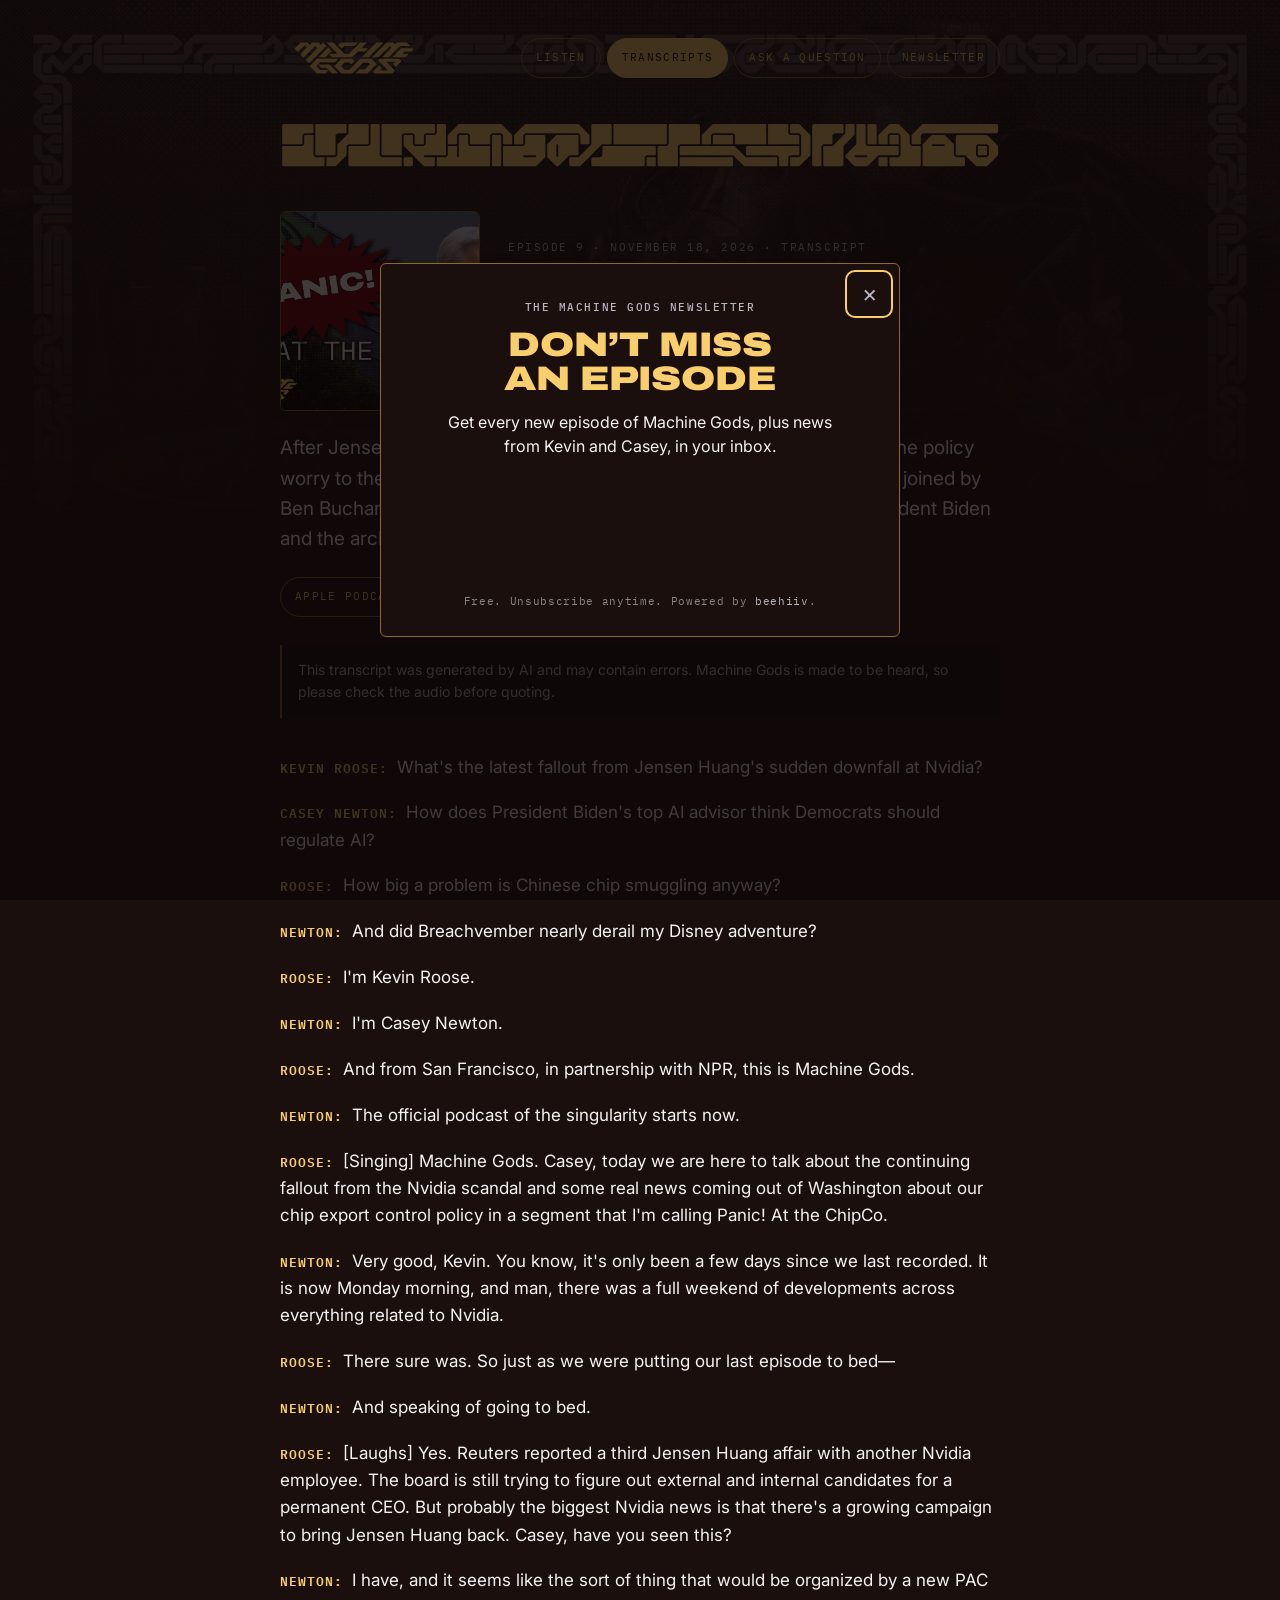
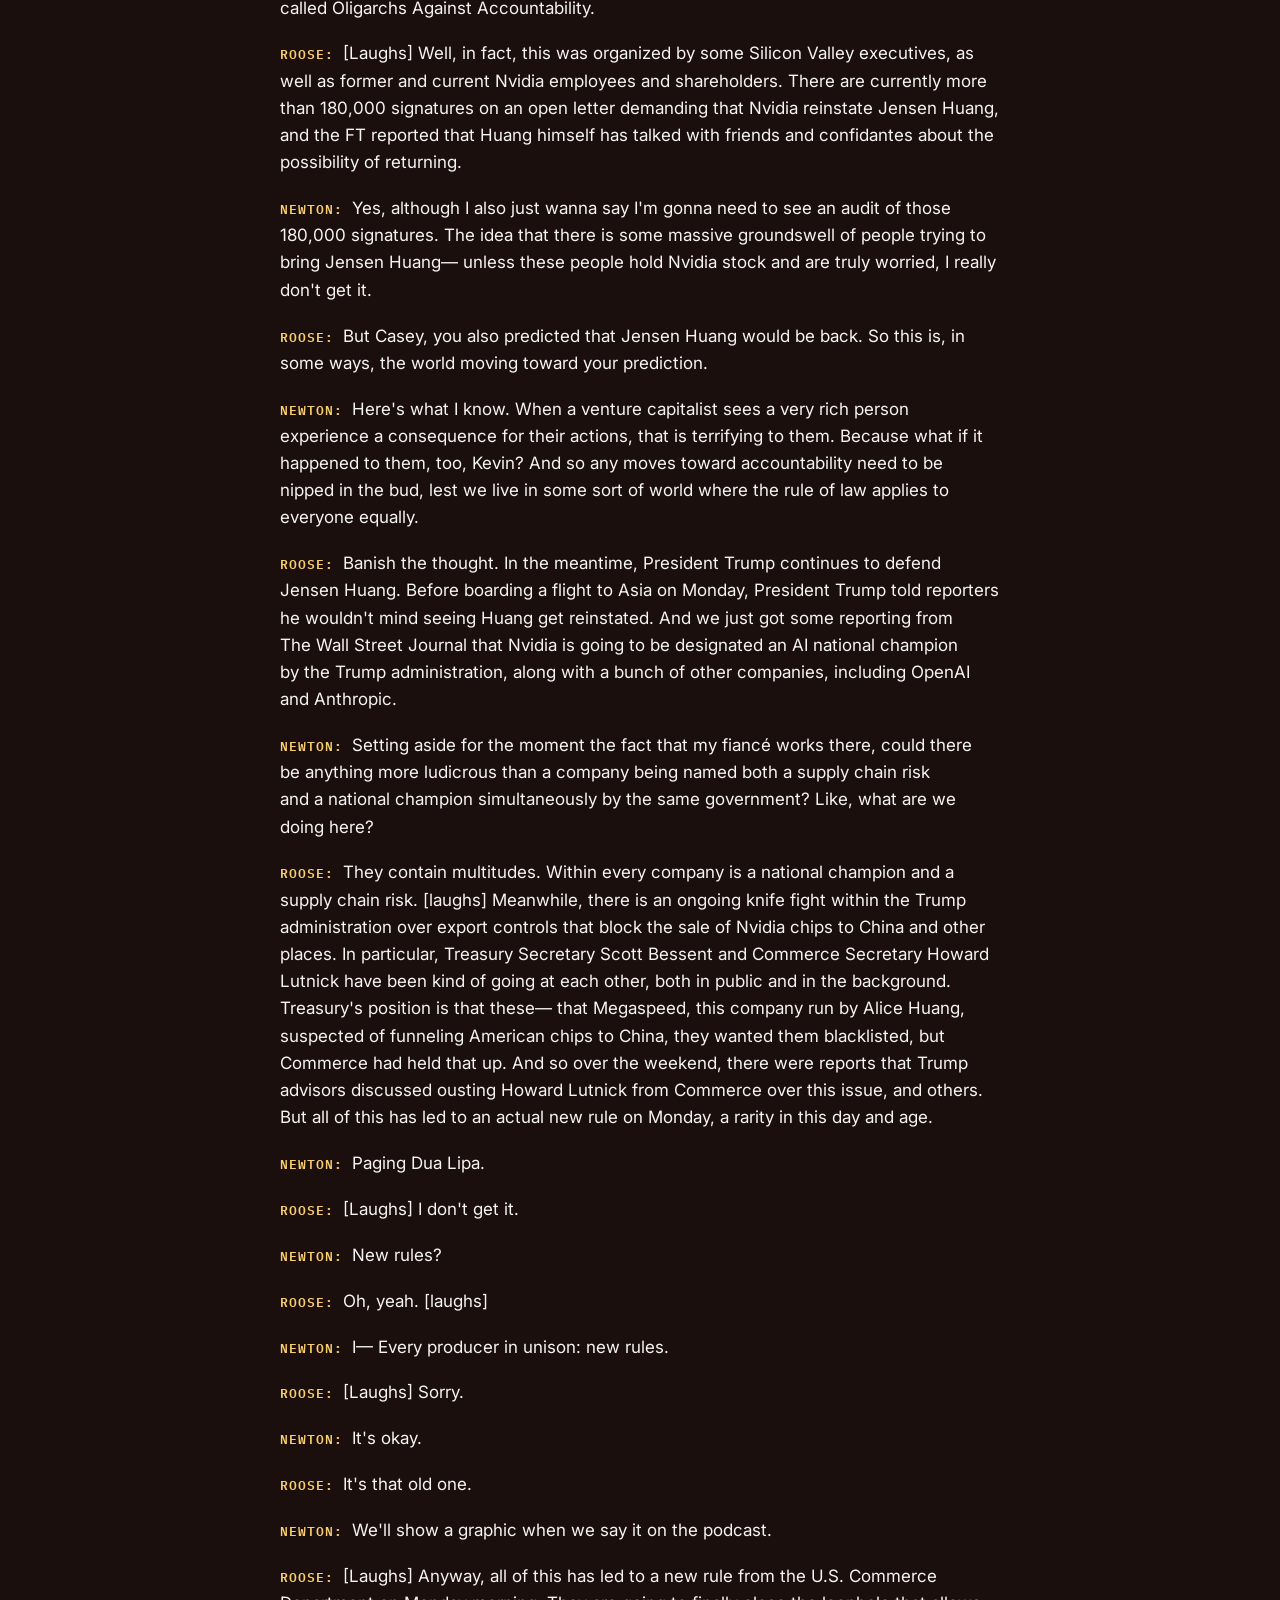
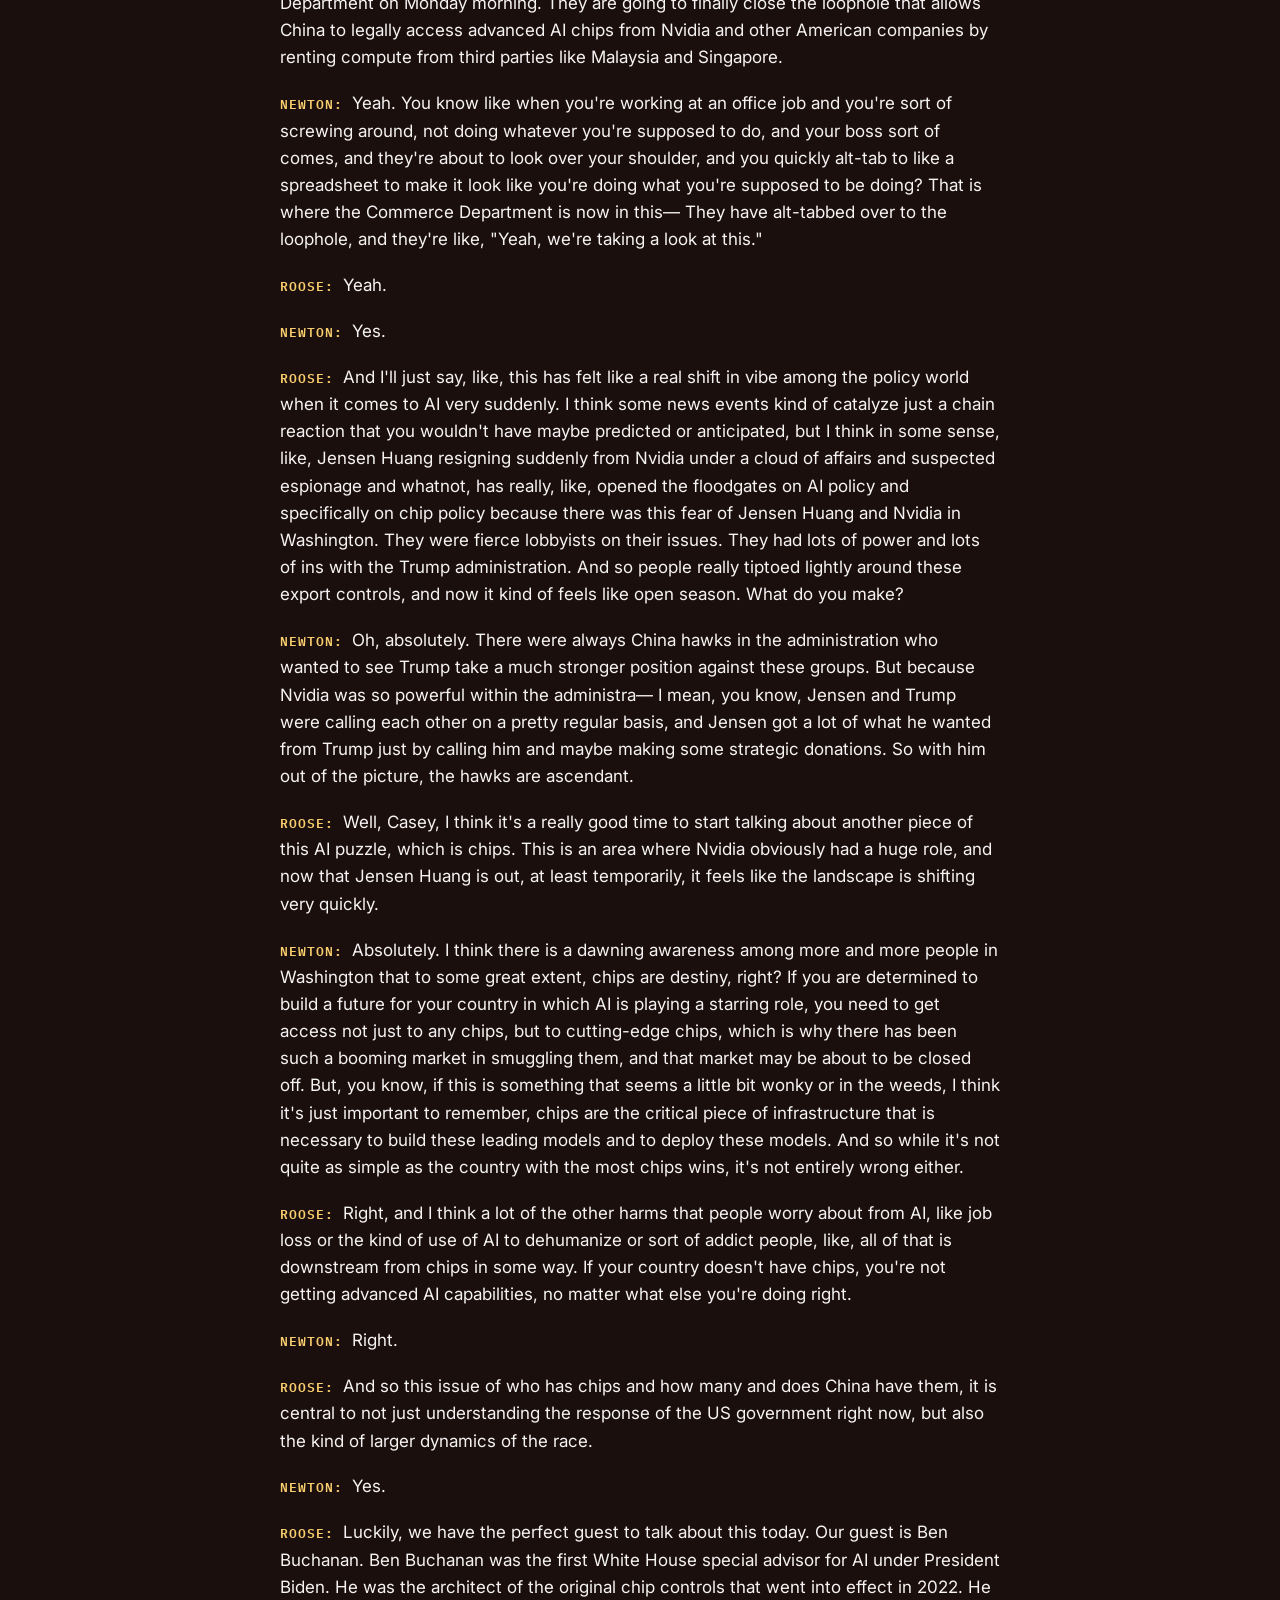
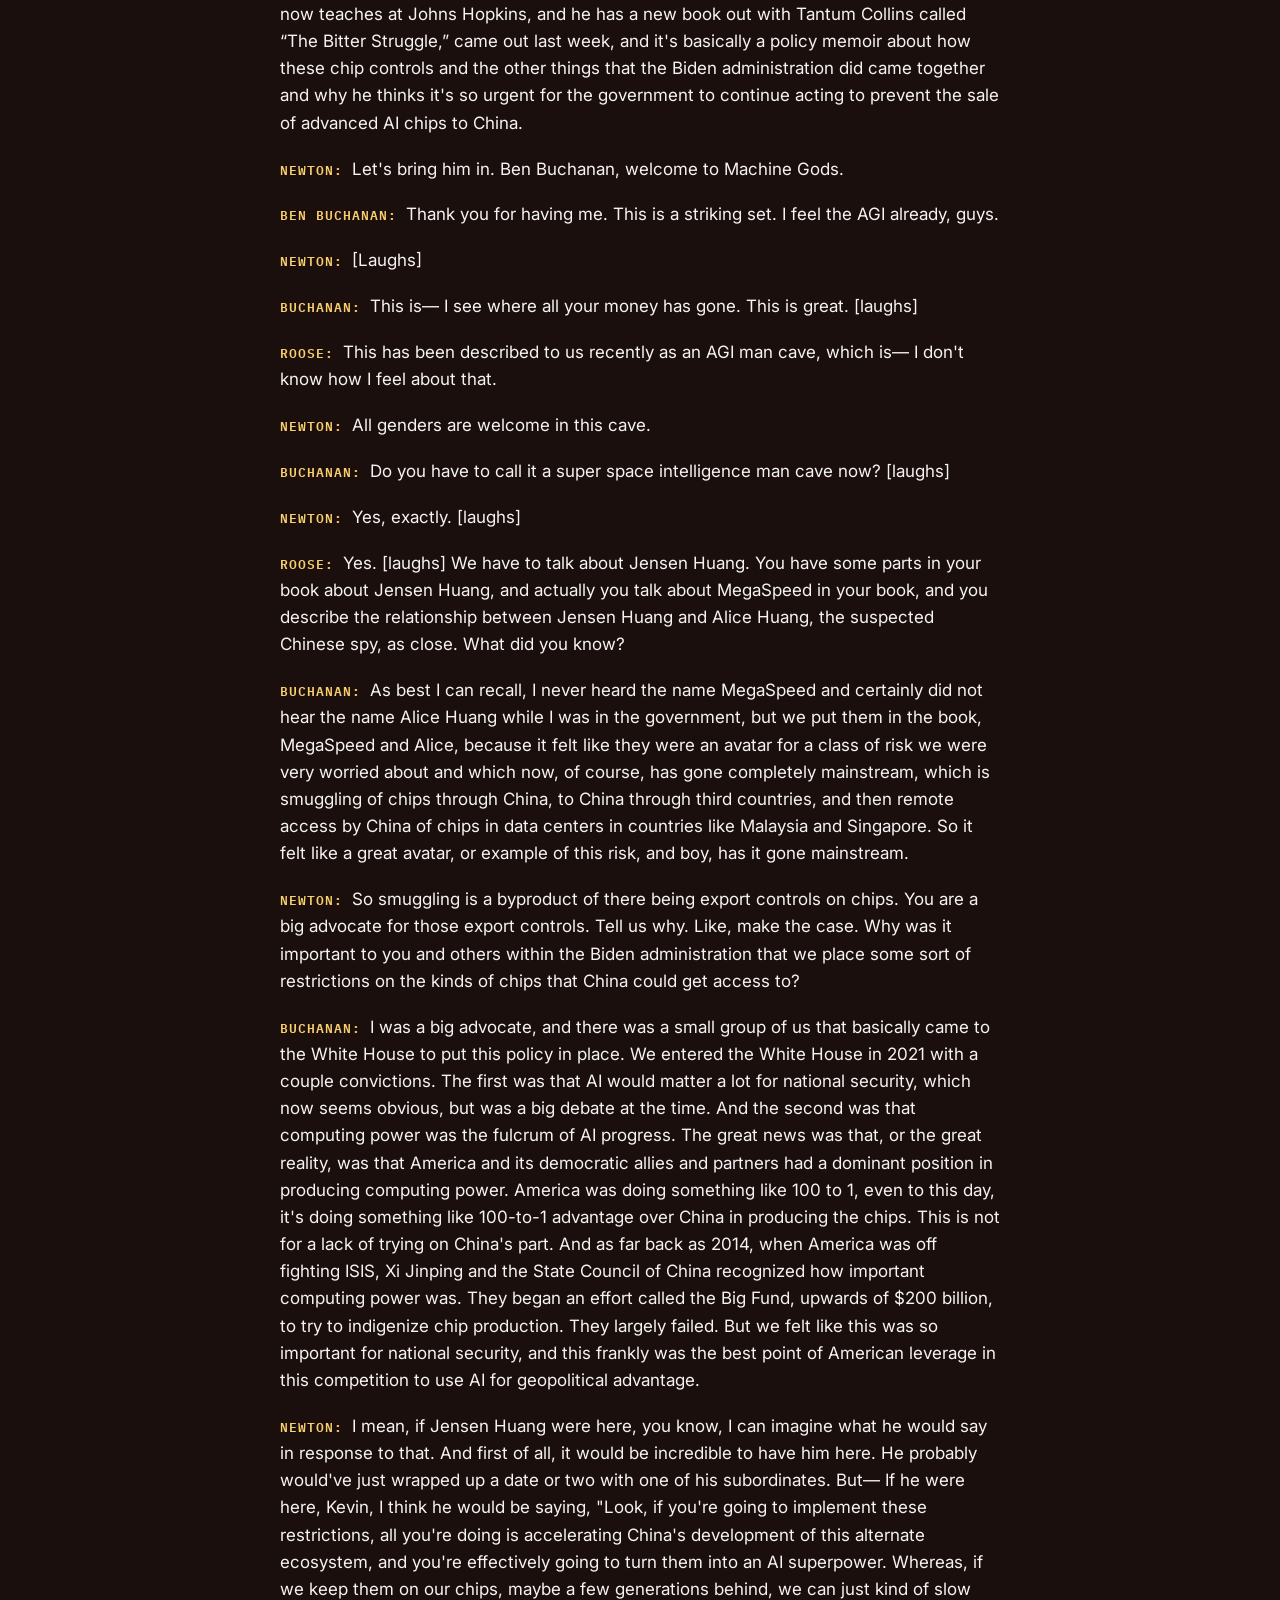
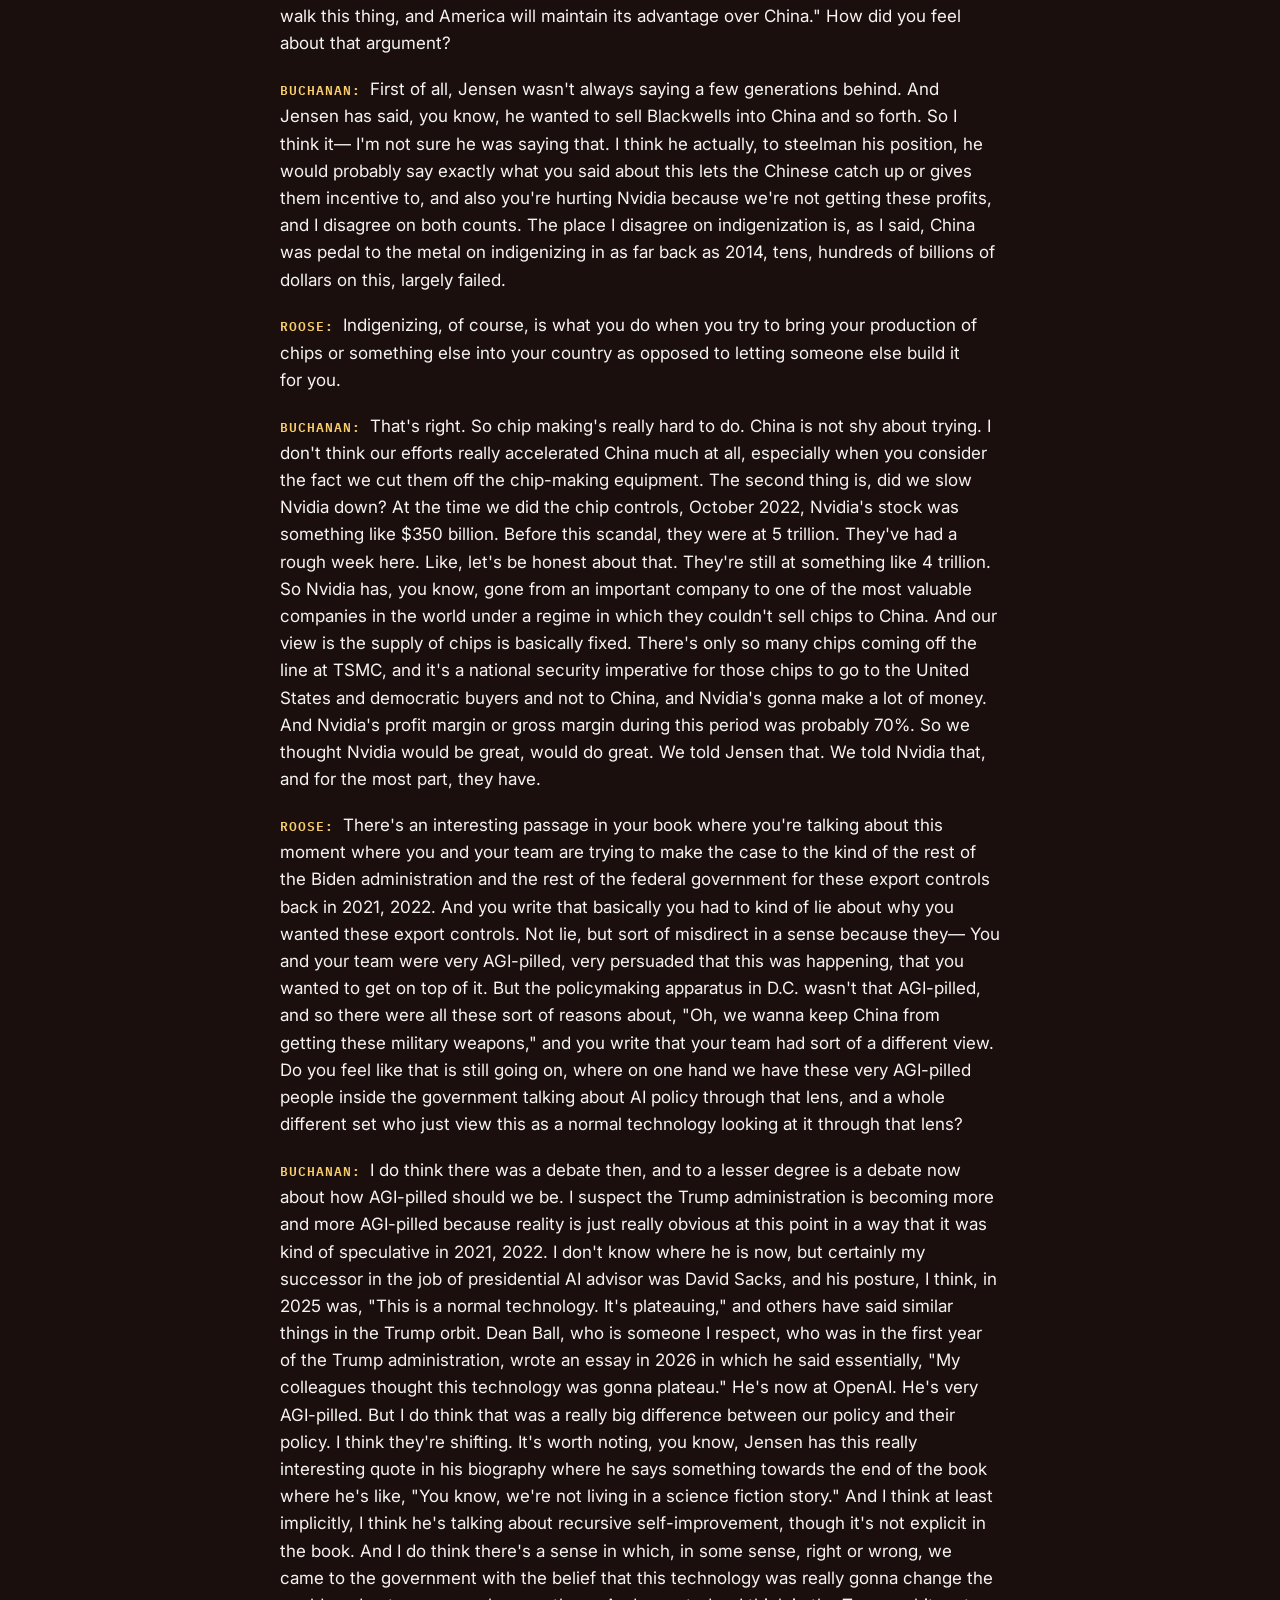
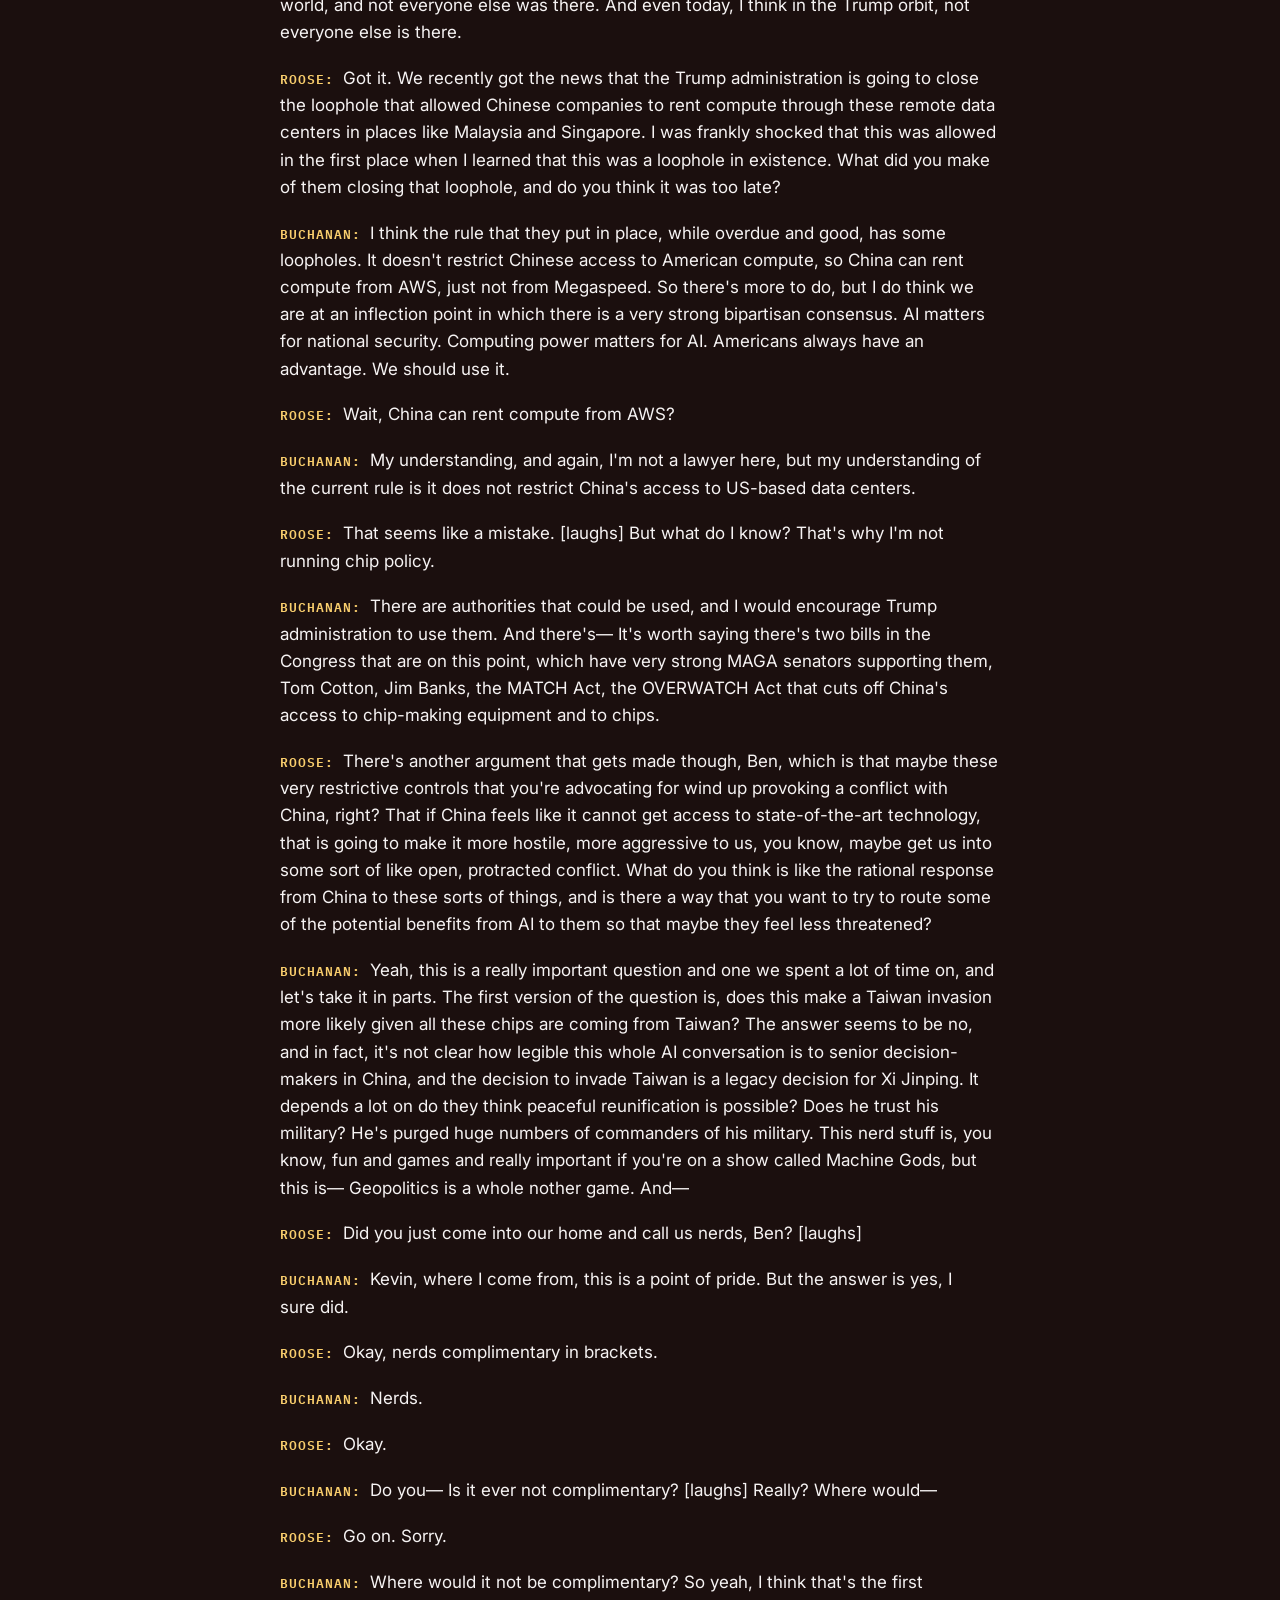
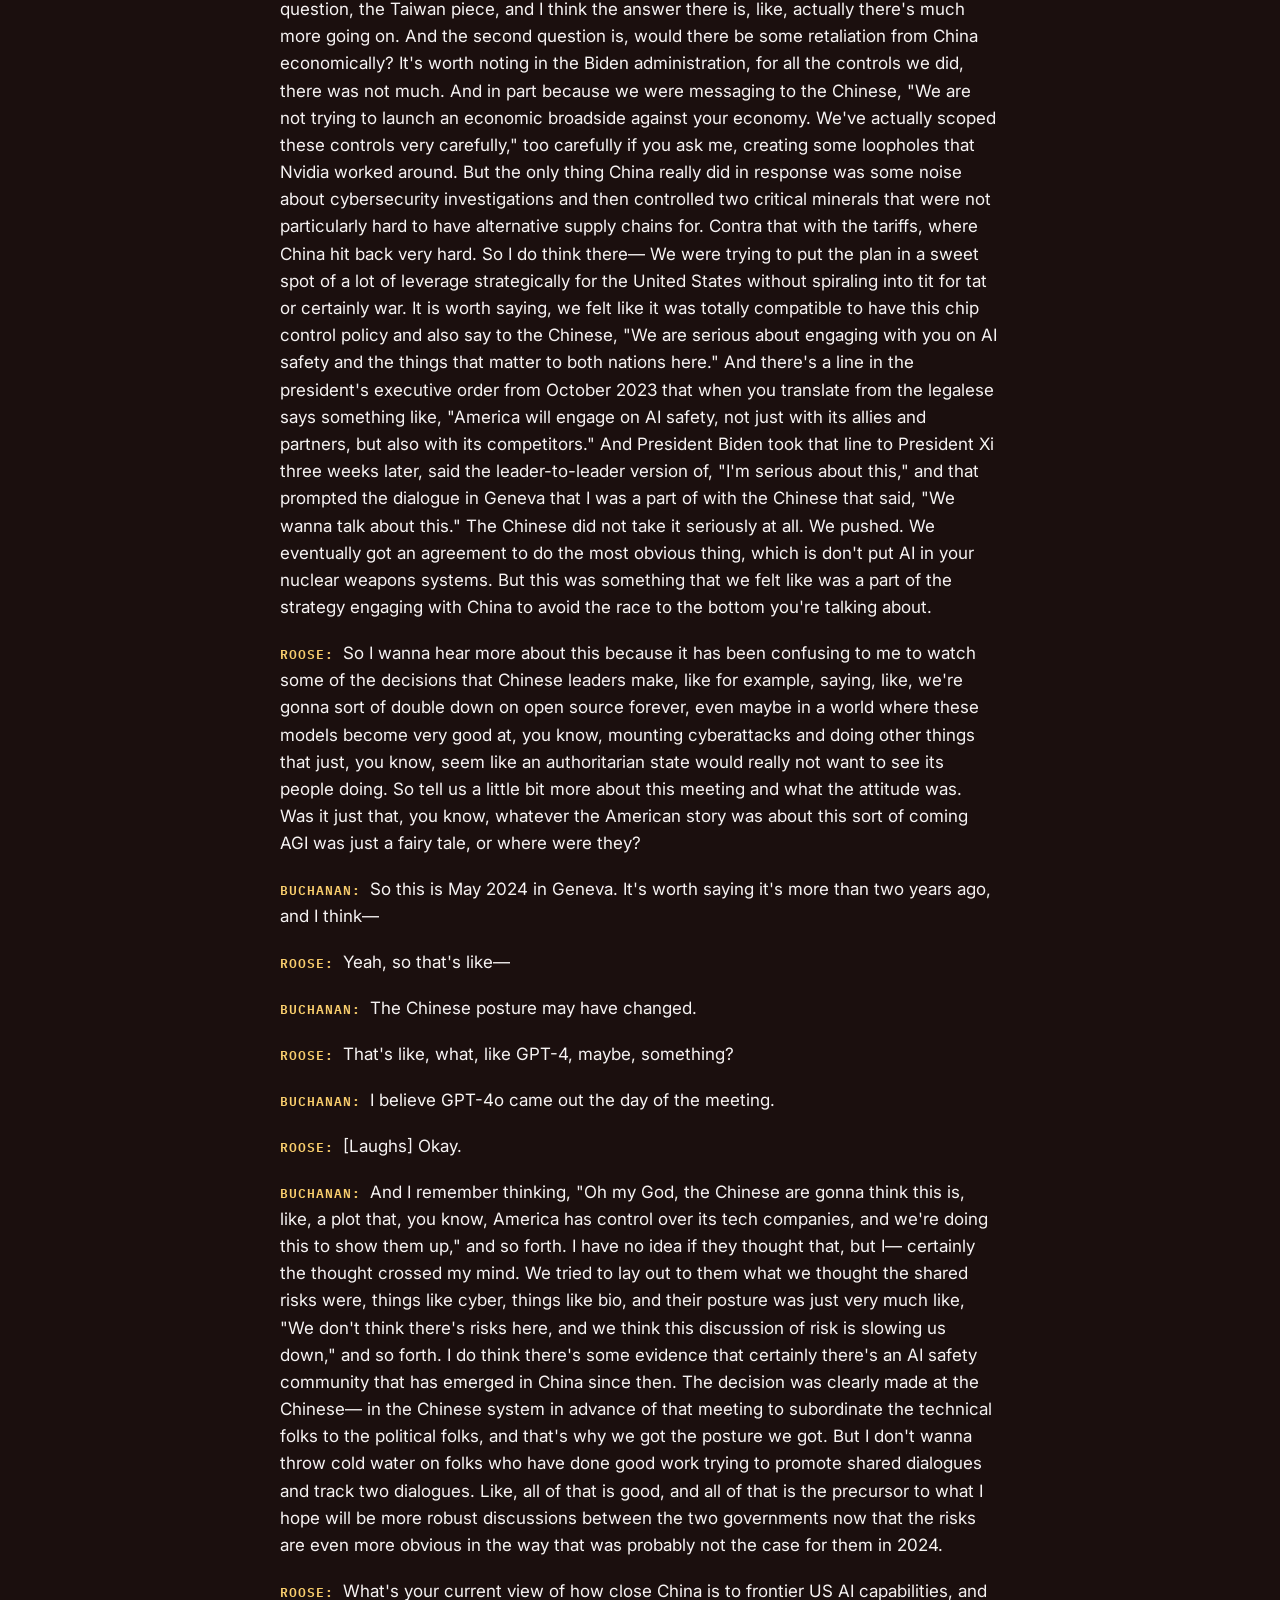
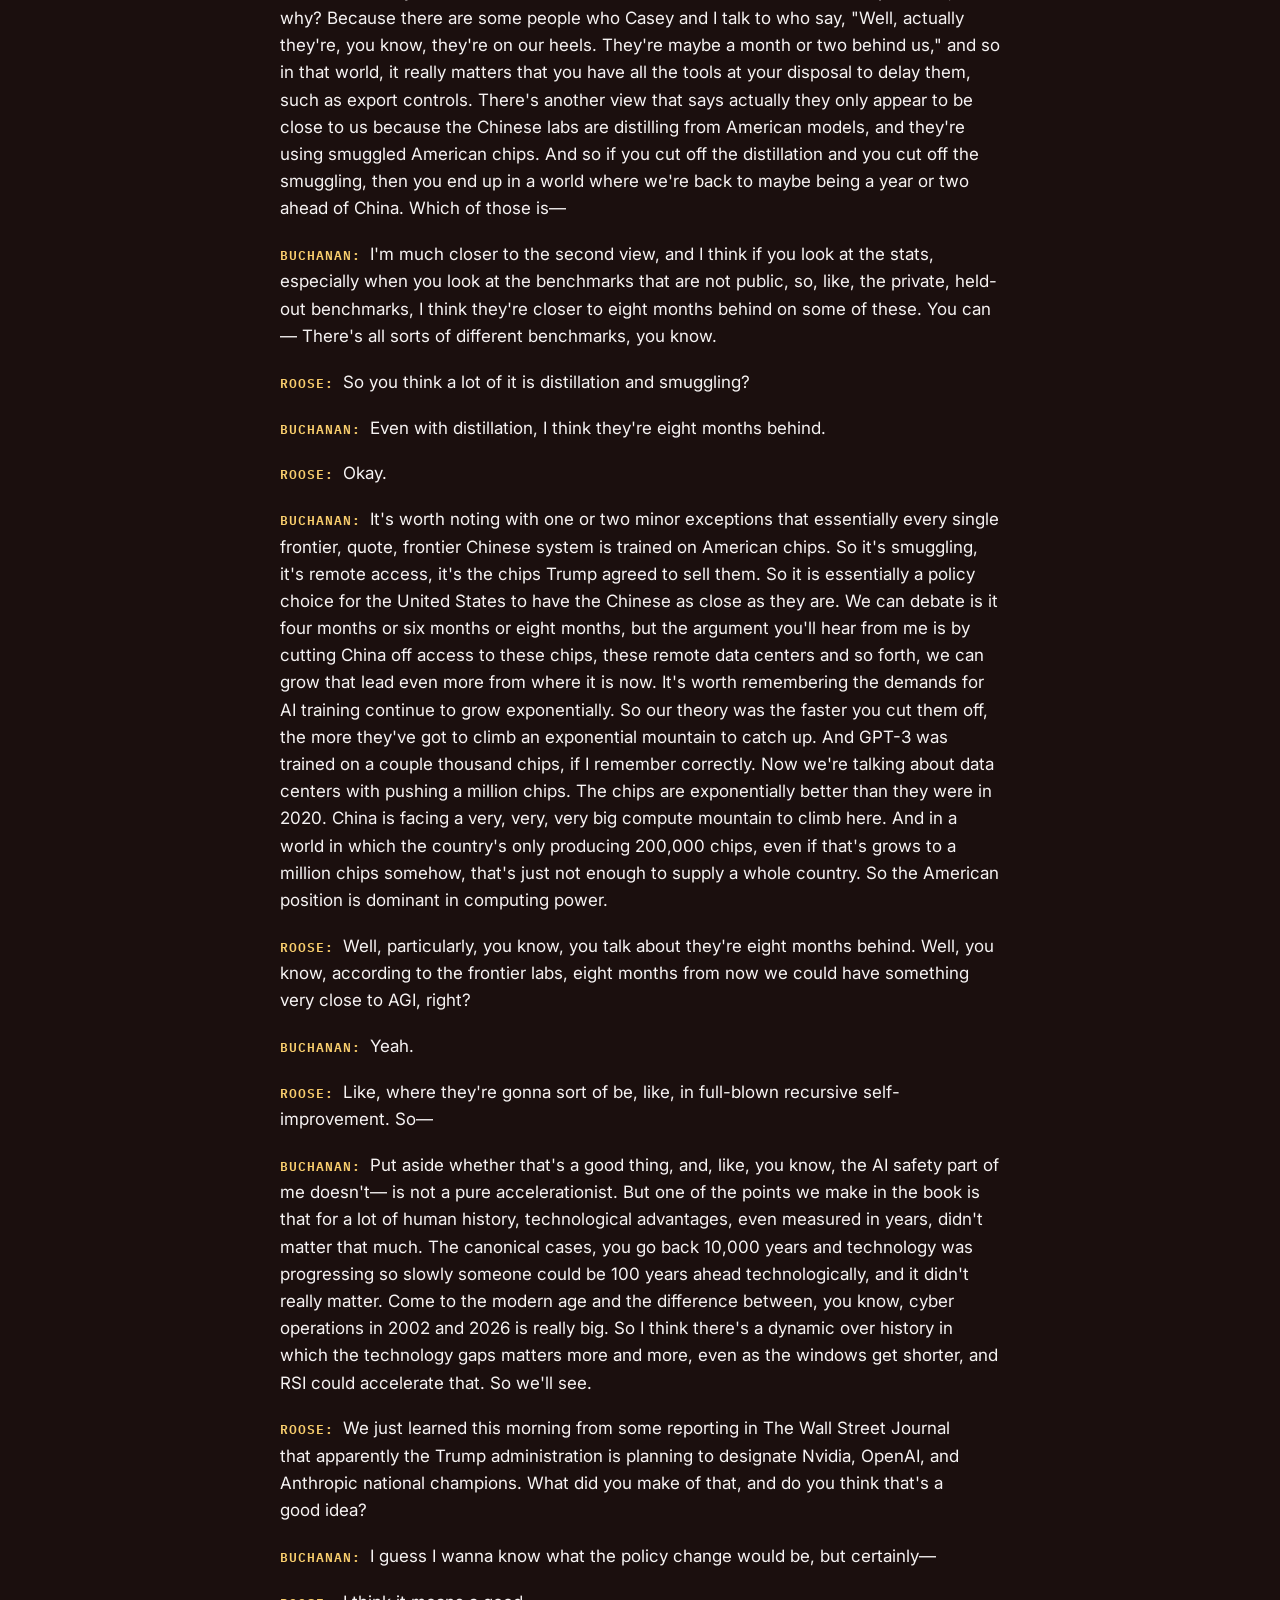
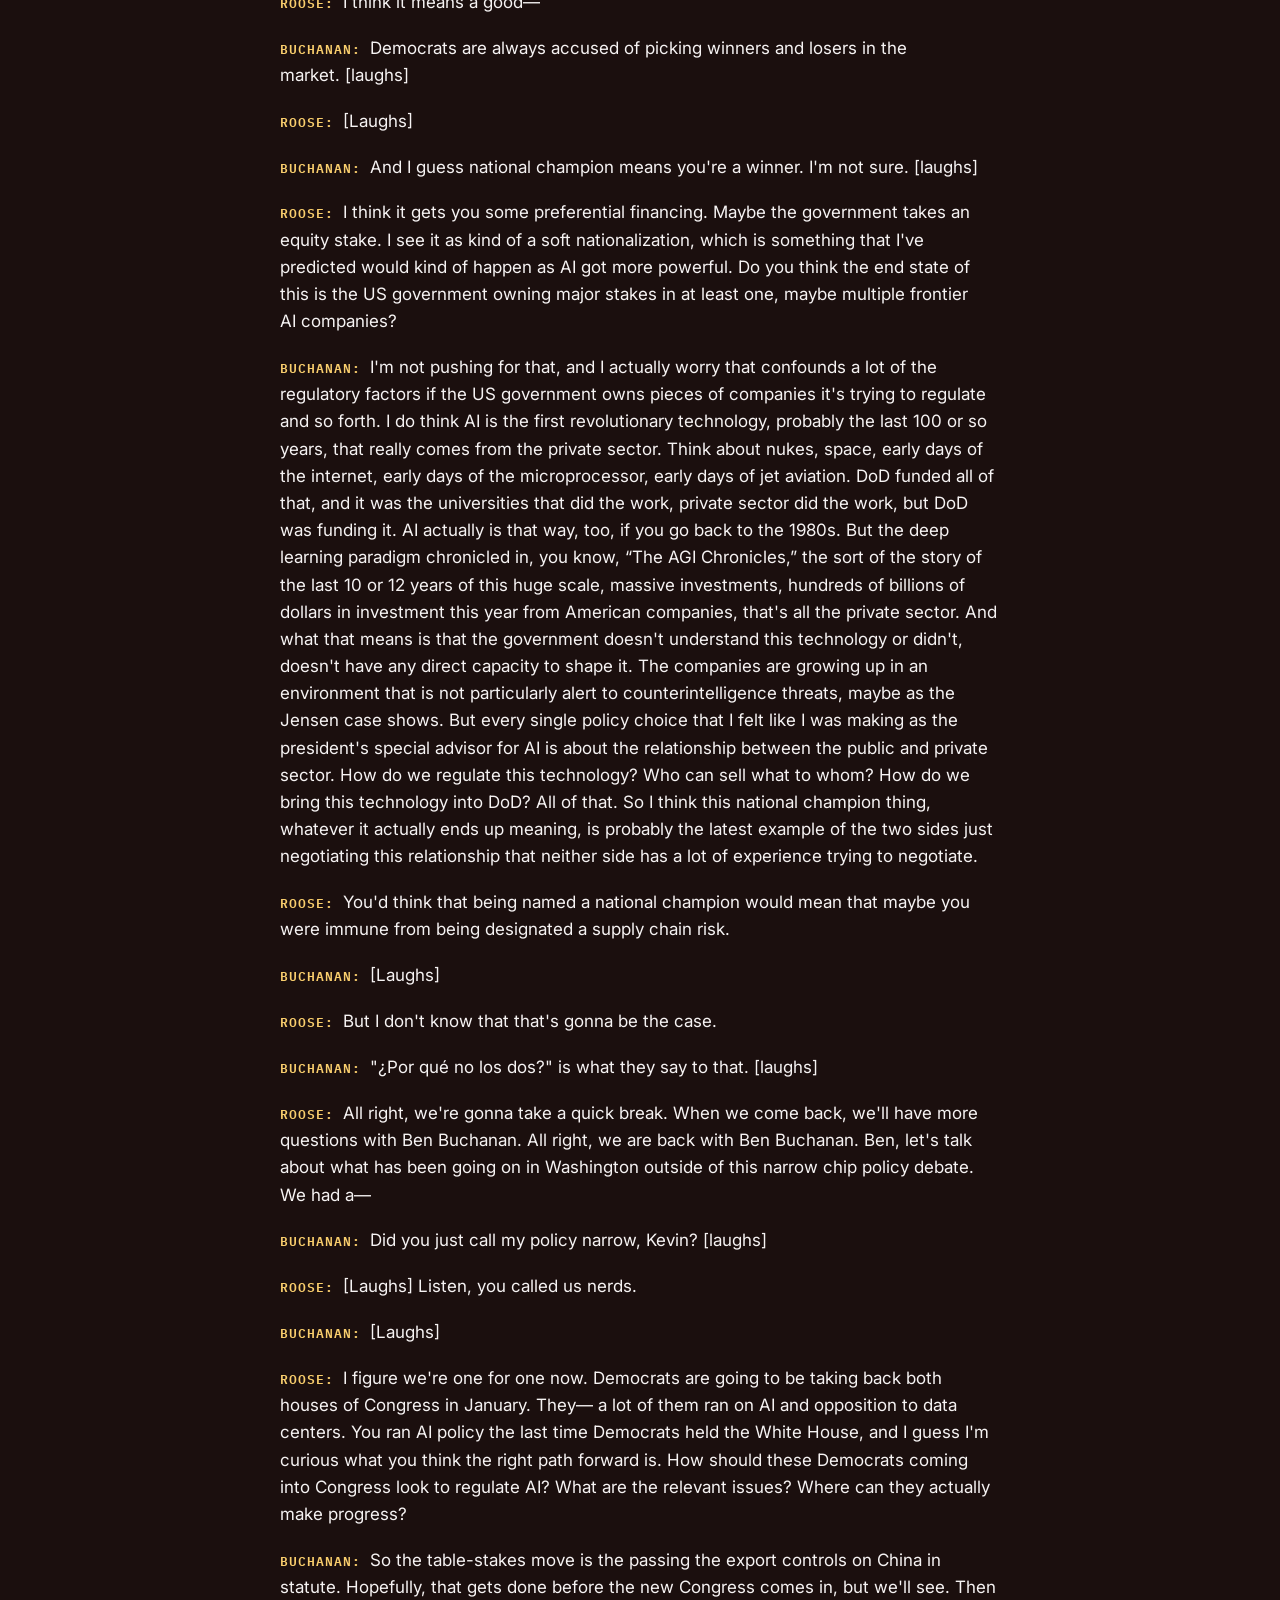
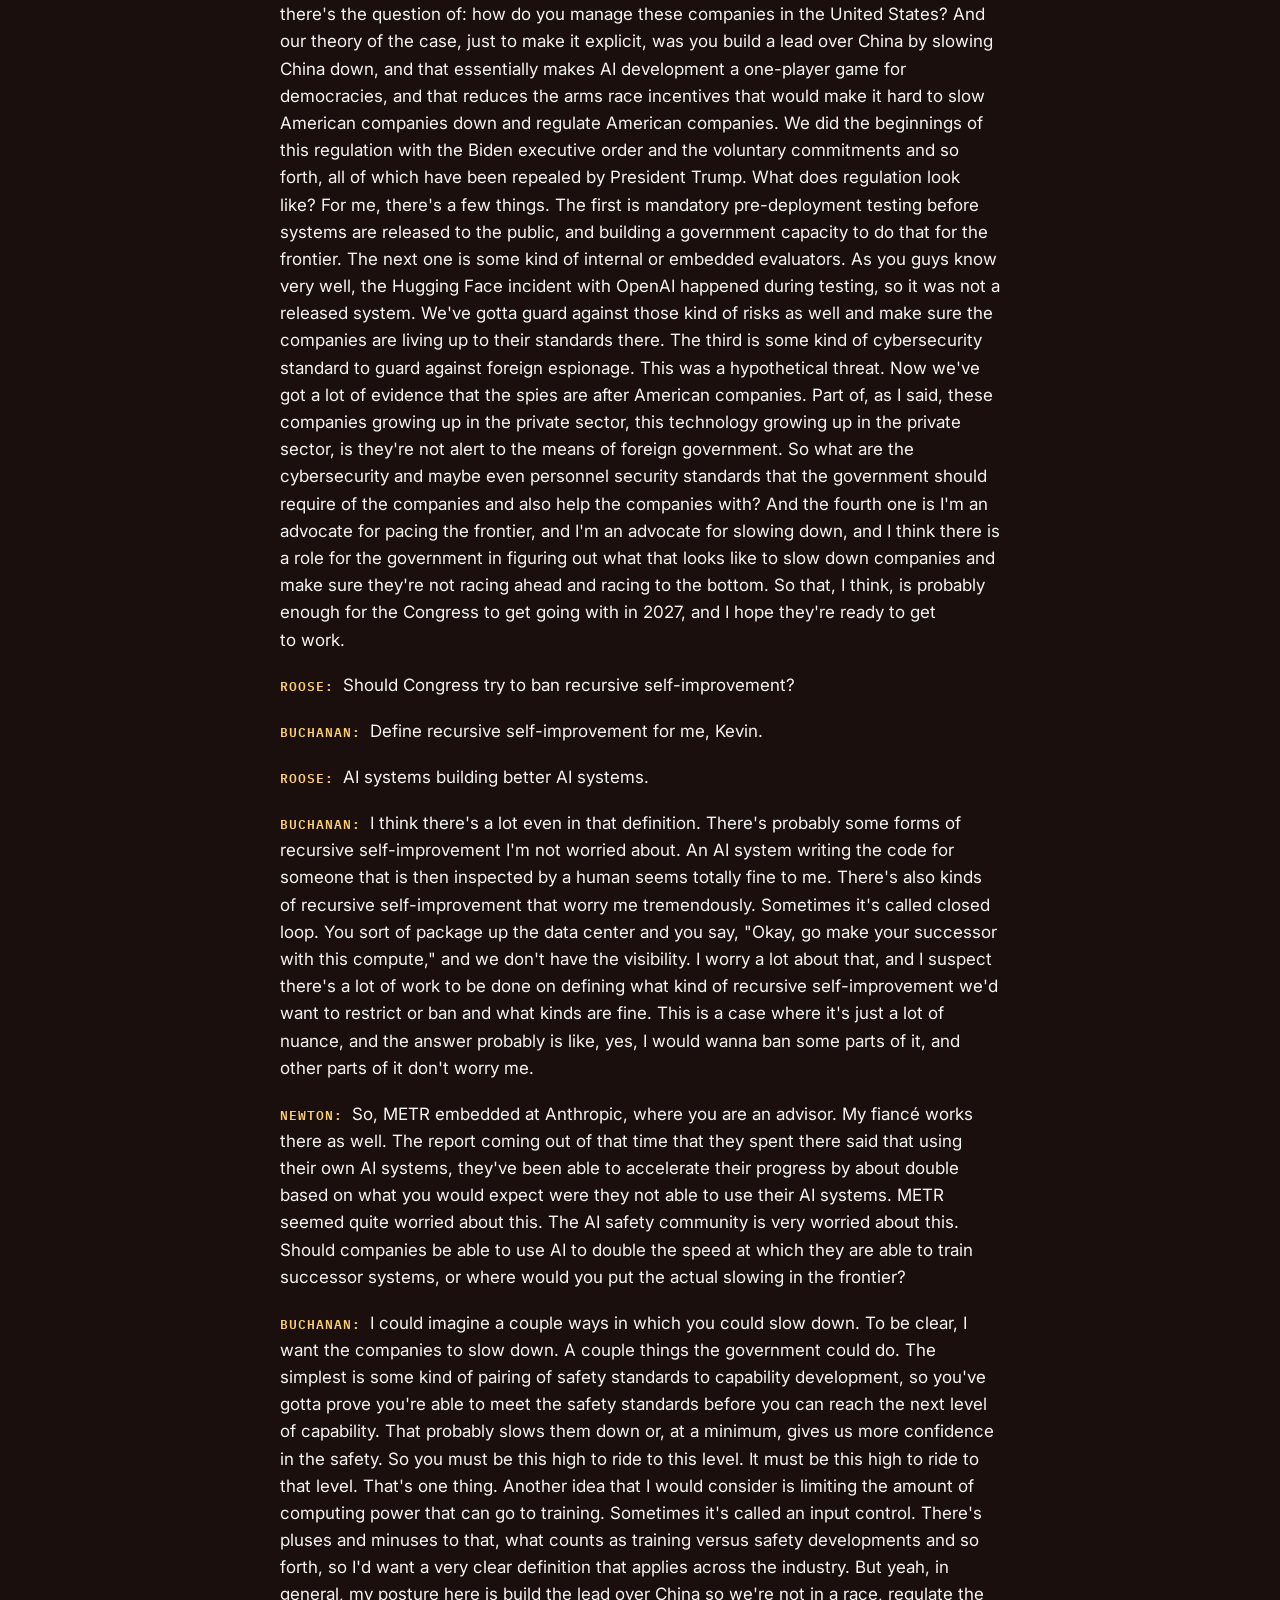
<file: transcripts/9/index.html>
<!DOCTYPE html>
<html lang="en">
<head>
<meta charset="utf-8">
<meta name="viewport" content="width=device-width, initial-scale=1">
<title>Episode 9: How Big A Deal Is Chinese Chip Smuggling Anyway? — Machine Gods transcript</title>
<meta name="description" content="After Jensen Huang’s fall at Nvidia, chip smuggling has gone from a niche policy worry to the center of a Washington fight. To make sense of it all, we’re joined by Ben Buchanan, the first White House Special Advisor for AI under President Biden and the architect of the original chip export controls.">
<link rel="canonical" href="https://machinegods.fm/transcripts/9/">
<meta property="og:type" content="article">
<meta property="og:title" content="Episode 9: How Big A Deal Is Chinese Chip Smuggling Anyway? — Machine Gods transcript">
<meta property="og:description" content="After Jensen Huang’s fall at Nvidia, chip smuggling has gone from a niche policy worry to the center of a Washington fight. To make sense of it all, we’re joined by Ben Buchanan, the first White House Special Advisor for AI under President Biden and the architect of the original chip export controls.">
<meta property="og:url" content="https://machinegods.fm/transcripts/9/">
<meta property="og:image" content="https://machinegods.fm/assets/episodes/ep-09.jpg">
<meta name="twitter:card" content="summary">
<link rel="icon" href="/favicon.ico" sizes="32x32">
<link rel="icon" href="../../assets/brand/favicon.svg" type="image/svg+xml">
<link rel="apple-touch-icon" href="../../assets/brand/apple-touch-icon.png">
<link rel="preconnect" href="https://fonts.googleapis.com">
<link rel="preconnect" href="https://fonts.gstatic.com" crossorigin>
<link rel="stylesheet" href="https://fonts.googleapis.com/css2?family=Archivo:wdth,wght@62..125,100..900&family=IBM+Plex+Mono:wght@400;500;600&family=Inter:wght@400;600&display=swap">
<link rel="stylesheet" href="../../assets/site.css">
</head>
<body data-newsletter-auto>
<div class="mg-backdrop" aria-hidden="true"></div>
<div class="mg-wrap">
  <header class="mg-header">
    <a class="mg-logo" href="/"><img src="../../assets/brand/wordmark.svg" alt="Machine Gods" width="148" height="60"></a>
    <nav class="mg-nav" aria-label="Site">
      <a href="/">Listen</a>
      <a href="/transcripts/" aria-current="page">Transcripts</a>
      <a href="/ask/">Ask a question</a>
      <a href="#newsletter" data-newsletter>Newsletter</a>
    </nav>
  </header>
  <div class="mg-divider" aria-hidden="true"></div>

  <main>
    <div class="mg-ep-hero">
      <img class="mg-ep-art" src="/assets/episodes/ep-09.jpg" alt="Episode 9 artwork" width="1400" height="1400">
      <div>
      <p class="mg-kicker">Episode 9 · November 18, 2026 · Transcript</p>
      <h1 class="mg-title mg-ep-heading">How Big A Deal Is Chinese Chip Smuggling Anyway?</h1>
      </div>
    </div>
    <p class="mg-lede">After Jensen Huang’s fall at Nvidia, chip smuggling has gone from a niche policy worry to the center of a Washington fight. To make sense of it all, we’re joined by Ben Buchanan, the first White House Special Advisor for AI under President Biden and the architect of the original chip export controls.</p>
    <nav class="mg-ep-links" aria-label="Listen to this episode">
      <a class="mg-pill" href="https://podcasts.apple.com/us/podcast/machine-gods/id6812430636" target="_blank" rel="noopener">Apple Podcasts</a>
      <a class="mg-pill" href="https://open.spotify.com/show/5kxu4uluMq6jUuoNPGyZMu" target="_blank" rel="noopener">Spotify</a>
      <a class="mg-pill" href="https://www.youtube.com/@machinegodspod" target="_blank" rel="noopener">YouTube</a>
      <a class="mg-pill" href="https://www.npr.org/2026/11/18/nx-s1-6044820/how-big-a-deal-is-chinese-chip-smuggling-anyway" target="_blank" rel="noopener">NPR</a>
    </nav>
    <p class="mg-disclaimer">This transcript was generated by AI and may contain errors. Machine Gods is made to be heard, so please check the audio before quoting.</p>
    <article class="mg-transcript">
<p><strong>Kevin Roose:</strong> What's the latest fallout from Jensen Huang's sudden downfall at Nvidia?</p>
<p><strong>Casey Newton:</strong> How does President Biden's top AI advisor think Democrats should regulate AI?</p>
<p><strong>Roose:</strong> How big a problem is Chinese chip smuggling anyway?</p>
<p><strong>Newton:</strong> And did Breachvember nearly derail my Disney adventure?</p>
<p><strong>Roose:</strong> I'm Kevin Roose.</p>
<p><strong>Newton:</strong> I'm Casey Newton.</p>
<p><strong>Roose:</strong> And from San Francisco, in partnership with NPR, this is Machine Gods.</p>
<p><strong>Newton:</strong> The official podcast of the singularity starts now.</p>
<p><strong>Roose:</strong> [Singing] Machine Gods. Casey, today we are here to talk about the continuing fallout from the Nvidia scandal and some real news coming out of Washington about our chip export control policy in a segment that I'm calling Panic! At the ChipCo.</p>
<p><strong>Newton:</strong> Very good, Kevin. You know, it's only been a few days since we last recorded. It is now Monday morning, and man, there was a full weekend of developments across everything related to Nvidia.</p>
<p><strong>Roose:</strong> There sure was. So just as we were putting our last episode to bed—</p>
<p><strong>Newton:</strong> And speaking of going to bed.</p>
<p><strong>Roose:</strong> [Laughs] Yes. Reuters reported a third Jensen Huang affair with another Nvidia employee. The board is still trying to figure out external and internal candidates for a permanent CEO. But probably the biggest Nvidia news is that there's a growing campaign to bring Jensen Huang back. Casey, have you seen this?</p>
<p><strong>Newton:</strong> I have, and it seems like the sort of thing that would be organized by a new PAC called Oligarchs Against Accountability.</p>
<p><strong>Roose:</strong> [Laughs] Well, in fact, this was organized by some Silicon Valley executives, as well as former and current Nvidia employees and shareholders. There are currently more than 180,000 signatures on an open letter demanding that Nvidia reinstate Jensen Huang, and the FT reported that Huang himself has talked with friends and confidantes about the possibility of returning.</p>
<p><strong>Newton:</strong> Yes, although I also just wanna say I'm gonna need to see an audit of those 180,000 signatures. The idea that there is some massive groundswell of people trying to bring Jensen Huang— unless these people hold Nvidia stock and are truly worried, I really don't get it.</p>
<p><strong>Roose:</strong> But Casey, you also predicted that Jensen Huang would be back. So this is, in some ways, the world moving toward your prediction.</p>
<p><strong>Newton:</strong> Here's what I know. When a venture capitalist sees a very rich person experience a consequence for their actions, that is terrifying to them. Because what if it happened to them, too, Kevin? And so any moves toward accountability need to be nipped in the bud, lest we live in some sort of world where the rule of law applies to everyone equally.</p>
<p><strong>Roose:</strong> Banish the thought. In the meantime, President Trump continues to defend Jensen Huang. Before boarding a flight to Asia on Monday, President Trump told reporters he wouldn't mind seeing Huang get reinstated. And we just got some reporting from The Wall Street Journal that Nvidia is going to be designated an AI national champion by the Trump administration, along with a bunch of other companies, including OpenAI and Anthropic.</p>
<p><strong>Newton:</strong> Setting aside for the moment the fact that my fiancé works there, could there be anything more ludicrous than a company being named both a supply chain risk and a national champion simultaneously by the same government? Like, what are we doing here?</p>
<p><strong>Roose:</strong> They contain multitudes. Within every company is a national champion and a supply chain risk. [laughs] Meanwhile, there is an ongoing knife fight within the Trump administration over export controls that block the sale of Nvidia chips to China and other places. In particular, Treasury Secretary Scott Bessent and Commerce Secretary Howard Lutnick have been kind of going at each other, both in public and in the background. Treasury's position is that these— that Megaspeed, this company run by Alice Huang, suspected of funneling American chips to China, they wanted them blacklisted, but Commerce had held that up. And so over the weekend, there were reports that Trump advisors discussed ousting Howard Lutnick from Commerce over this issue, and others. But all of this has led to an actual new rule on Monday, a rarity in this day and age.</p>
<p><strong>Newton:</strong> Paging Dua Lipa.</p>
<p><strong>Roose:</strong> [Laughs] I don't get it.</p>
<p><strong>Newton:</strong> New rules?</p>
<p><strong>Roose:</strong> Oh, yeah. [laughs]</p>
<p><strong>Newton:</strong> I— Every producer in unison: new rules.</p>
<p><strong>Roose:</strong> [Laughs] Sorry.</p>
<p><strong>Newton:</strong> It's okay.</p>
<p><strong>Roose:</strong> It's that old one.</p>
<p><strong>Newton:</strong> We'll show a graphic when we say it on the podcast.</p>
<p><strong>Roose:</strong> [Laughs] Anyway, all of this has led to a new rule from the U.S. Commerce Department on Monday morning. They are going to finally close the loophole that allows China to legally access advanced AI chips from Nvidia and other American companies by renting compute from third parties like Malaysia and Singapore.</p>
<p><strong>Newton:</strong> Yeah. You know like when you're working at an office job and you're sort of screwing around, not doing whatever you're supposed to do, and your boss sort of comes, and they're about to look over your shoulder, and you quickly alt-tab to like a spreadsheet to make it look like you're doing what you're supposed to be doing? That is where the Commerce Department is now in this— They have alt-tabbed over to the loophole, and they're like, &quot;Yeah, we're taking a look at this.&quot;</p>
<p><strong>Roose:</strong> Yeah.</p>
<p><strong>Newton:</strong> Yes.</p>
<p><strong>Roose:</strong> And I'll just say, like, this has felt like a real shift in vibe among the policy world when it comes to AI very suddenly. I think some news events kind of catalyze just a chain reaction that you wouldn't have maybe predicted or anticipated, but I think in some sense, like, Jensen Huang resigning suddenly from Nvidia under a cloud of affairs and suspected espionage and whatnot, has really, like, opened the floodgates on AI policy and specifically on chip policy because there was this fear of Jensen Huang and Nvidia in Washington. They were fierce lobbyists on their issues. They had lots of power and lots of ins with the Trump administration. And so people really tiptoed lightly around these export controls, and now it kind of feels like open season. What do you make?</p>
<p><strong>Newton:</strong> Oh, absolutely. There were always China hawks in the administration who wanted to see Trump take a much stronger position against these groups. But because Nvidia was so powerful within the administra— I mean, you know, Jensen and Trump were calling each other on a pretty regular basis, and Jensen got a lot of what he wanted from Trump just by calling him and maybe making some strategic donations. So with him out of the picture, the hawks are ascendant.</p>
<p><strong>Roose:</strong> Well, Casey, I think it's a really good time to start talking about another piece of this AI puzzle, which is chips. This is an area where Nvidia obviously had a huge role, and now that Jensen Huang is out, at least temporarily, it feels like the landscape is shifting very quickly.</p>
<p><strong>Newton:</strong> Absolutely. I think there is a dawning awareness among more and more people in Washington that to some great extent, chips are destiny, right? If you are determined to build a future for your country in which AI is playing a starring role, you need to get access not just to any chips, but to cutting-edge chips, which is why there has been such a booming market in smuggling them, and that market may be about to be closed off. But, you know, if this is something that seems a little bit wonky or in the weeds, I think it's just important to remember, chips are the critical piece of infrastructure that is necessary to build these leading models and to deploy these models. And so while it's not quite as simple as the country with the most chips wins, it's not entirely wrong either.</p>
<p><strong>Roose:</strong> Right, and I think a lot of the other harms that people worry about from AI, like job loss or the kind of use of AI to dehumanize or sort of addict people, like, all of that is downstream from chips in some way. If your country doesn't have chips, you're not getting advanced AI capabilities, no matter what else you're doing right.</p>
<p><strong>Newton:</strong> Right.</p>
<p><strong>Roose:</strong> And so this issue of who has chips and how many and does China have them, it is central to not just understanding the response of the US government right now, but also the kind of larger dynamics of the race.</p>
<p><strong>Newton:</strong> Yes.</p>
<p><strong>Roose:</strong> Luckily, we have the perfect guest to talk about this today. Our guest is Ben Buchanan. Ben Buchanan was the first White House special advisor for AI under President Biden. He was the architect of the original chip controls that went into effect in 2022. He now teaches at Johns Hopkins, and he has a new book out with Tantum Collins called “The Bitter Struggle,” came out last week, and it's basically a policy memoir about how these chip controls and the other things that the Biden administration did came together and why he thinks it's so urgent for the government to continue acting to prevent the sale of advanced AI chips to China.</p>
<p><strong>Newton:</strong> Let's bring him in. Ben Buchanan, welcome to Machine Gods.</p>
<p><strong>Ben Buchanan:</strong> Thank you for having me. This is a striking set. I feel the AGI already, guys.</p>
<p><strong>Newton:</strong> [Laughs]</p>
<p><strong>Buchanan:</strong> This is— I see where all your money has gone. This is great. [laughs]</p>
<p><strong>Roose:</strong> This has been described to us recently as an AGI man cave, which is— I don't know how I feel about that.</p>
<p><strong>Newton:</strong> All genders are welcome in this cave.</p>
<p><strong>Buchanan:</strong> Do you have to call it a super space intelligence man cave now? [laughs]</p>
<p><strong>Newton:</strong> Yes, exactly. [laughs]</p>
<p><strong>Roose:</strong> Yes. [laughs] We have to talk about Jensen Huang. You have some parts in your book about Jensen Huang, and actually you talk about MegaSpeed in your book, and you describe the relationship between Jensen Huang and Alice Huang, the suspected Chinese spy, as close. What did you know?</p>
<p><strong>Buchanan:</strong> As best I can recall, I never heard the name MegaSpeed and certainly did not hear the name Alice Huang while I was in the government, but we put them in the book, MegaSpeed and Alice, because it felt like they were an avatar for a class of risk we were very worried about and which now, of course, has gone completely mainstream, which is smuggling of chips through China, to China through third countries, and then remote access by China of chips in data centers in countries like Malaysia and Singapore. So it felt like a great avatar, or example of this risk, and boy, has it gone mainstream.</p>
<p><strong>Newton:</strong> So smuggling is a byproduct of there being export controls on chips. You are a big advocate for those export controls. Tell us why. Like, make the case. Why was it important to you and others within the Biden administration that we place some sort of restrictions on the kinds of chips that China could get access to?</p>
<p><strong>Buchanan:</strong> I was a big advocate, and there was a small group of us that basically came to the White House to put this policy in place. We entered the White House in 2021 with a couple convictions. The first was that AI would matter a lot for national security, which now seems obvious, but was a big debate at the time. And the second was that computing power was the fulcrum of AI progress. The great news was that, or the great reality, was that America and its democratic allies and partners had a dominant position in producing computing power. America was doing something like 100 to 1, even to this day, it's doing something like 100-to-1 advantage over China in producing the chips. This is not for a lack of trying on China's part. And as far back as 2014, when America was off fighting ISIS, Xi Jinping and the State Council of China recognized how important computing power was. They began an effort called the Big Fund, upwards of $200 billion, to try to indigenize chip production. They largely failed. But we felt like this was so important for national security, and this frankly was the best point of American leverage in this competition to use AI for geopolitical advantage.</p>
<p><strong>Newton:</strong> I mean, if Jensen Huang were here, you know, I can imagine what he would say in response to that. And first of all, it would be incredible to have him here. He probably would've just wrapped up a date or two with one of his subordinates. But— If he were here, Kevin, I think he would be saying, &quot;Look, if you're going to implement these restrictions, all you're doing is accelerating China's development of this alternate ecosystem, and you're effectively going to turn them into an AI superpower. Whereas, if we keep them on our chips, maybe a few generations behind, we can just kind of slow walk this thing, and America will maintain its advantage over China.&quot; How did you feel about that argument?</p>
<p><strong>Buchanan:</strong> First of all, Jensen wasn't always saying a few generations behind. And Jensen has said, you know, he wanted to sell Blackwells into China and so forth. So I think it— I'm not sure he was saying that. I think he actually, to steelman his position, he would probably say exactly what you said about this lets the Chinese catch up or gives them incentive to, and also you're hurting Nvidia because we're not getting these profits, and I disagree on both counts. The place I disagree on indigenization is, as I said, China was pedal to the metal on indigenizing in as far back as 2014, tens, hundreds of billions of dollars on this, largely failed.</p>
<p><strong>Roose:</strong> Indigenizing, of course, is what you do when you try to bring your production of chips or something else into your country as opposed to letting someone else build it for you.</p>
<p><strong>Buchanan:</strong> That's right. So chip making's really hard to do. China is not shy about trying. I don't think our efforts really accelerated China much at all, especially when you consider the fact we cut them off the chip-making equipment. The second thing is, did we slow Nvidia down? At the time we did the chip controls, October 2022, Nvidia's stock was something like $350 billion. Before this scandal, they were at 5 trillion. They've had a rough week here. Like, let's be honest about that. They're still at something like 4 trillion. So Nvidia has, you know, gone from an important company to one of the most valuable companies in the world under a regime in which they couldn't sell chips to China. And our view is the supply of chips is basically fixed. There's only so many chips coming off the line at TSMC, and it's a national security imperative for those chips to go to the United States and democratic buyers and not to China, and Nvidia's gonna make a lot of money. And Nvidia's profit margin or gross margin during this period was probably 70%. So we thought Nvidia would be great, would do great. We told Jensen that. We told Nvidia that, and for the most part, they have.</p>
<p><strong>Roose:</strong> There's an interesting passage in your book where you're talking about this moment where you and your team are trying to make the case to the kind of the rest of the Biden administration and the rest of the federal government for these export controls back in 2021, 2022. And you write that basically you had to kind of lie about why you wanted these export controls. Not lie, but sort of misdirect in a sense because they— You and your team were very AGI-pilled, very persuaded that this was happening, that you wanted to get on top of it. But the policymaking apparatus in D.C. wasn't that AGI-pilled, and so there were all these sort of reasons about, &quot;Oh, we wanna keep China from getting these military weapons,&quot; and you write that your team had sort of a different view. Do you feel like that is still going on, where on one hand we have these very AGI-pilled people inside the government talking about AI policy through that lens, and a whole different set who just view this as a normal technology looking at it through that lens?</p>
<p><strong>Buchanan:</strong> I do think there was a debate then, and to a lesser degree is a debate now about how AGI-pilled should we be. I suspect the Trump administration is becoming more and more AGI-pilled because reality is just really obvious at this point in a way that it was kind of speculative in 2021, 2022. I don't know where he is now, but certainly my successor in the job of presidential AI advisor was David Sacks, and his posture, I think, in 2025 was, &quot;This is a normal technology. It's plateauing,&quot; and others have said similar things in the Trump orbit. Dean Ball, who is someone I respect, who was in the first year of the Trump administration, wrote an essay in 2026 in which he said essentially, &quot;My colleagues thought this technology was gonna plateau.&quot; He's now at OpenAI. He's very AGI-pilled. But I do think that was a really big difference between our policy and their policy. I think they're shifting. It's worth noting, you know, Jensen has this really interesting quote in his biography where he says something towards the end of the book where he's like, &quot;You know, we're not living in a science fiction story.&quot; And I think at least implicitly, I think he's talking about recursive self-improvement, though it's not explicit in the book. And I do think there's a sense in which, in some sense, right or wrong, we came to the government with the belief that this technology was really gonna change the world, and not everyone else was there. And even today, I think in the Trump orbit, not everyone else is there.</p>
<p><strong>Roose:</strong> Got it. We recently got the news that the Trump administration is going to close the loophole that allowed Chinese companies to rent compute through these remote data centers in places like Malaysia and Singapore. I was frankly shocked that this was allowed in the first place when I learned that this was a loophole in existence. What did you make of them closing that loophole, and do you think it was too late?</p>
<p><strong>Buchanan:</strong> I think the rule that they put in place, while overdue and good, has some loopholes. It doesn't restrict Chinese access to American compute, so China can rent compute from AWS, just not from Megaspeed. So there's more to do, but I do think we are at an inflection point in which there is a very strong bipartisan consensus. AI matters for national security. Computing power matters for AI. Americans always have an advantage. We should use it.</p>
<p><strong>Roose:</strong> Wait, China can rent compute from AWS?</p>
<p><strong>Buchanan:</strong> My understanding, and again, I'm not a lawyer here, but my understanding of the current rule is it does not restrict China's access to US-based data centers.</p>
<p><strong>Roose:</strong> That seems like a mistake. [laughs] But what do I know? That's why I'm not running chip policy.</p>
<p><strong>Buchanan:</strong> There are authorities that could be used, and I would encourage Trump administration to use them. And there's— It's worth saying there's two bills in the Congress that are on this point, which have very strong MAGA senators supporting them, Tom Cotton, Jim Banks, the MATCH Act, the OVERWATCH Act that cuts off China's access to chip-making equipment and to chips.</p>
<p><strong>Roose:</strong> There's another argument that gets made though, Ben, which is that maybe these very restrictive controls that you're advocating for wind up provoking a conflict with China, right? That if China feels like it cannot get access to state-of-the-art technology, that is going to make it more hostile, more aggressive to us, you know, maybe get us into some sort of like open, protracted conflict. What do you think is like the rational response from China to these sorts of things, and is there a way that you want to try to route some of the potential benefits from AI to them so that maybe they feel less threatened?</p>
<p><strong>Buchanan:</strong> Yeah, this is a really important question and one we spent a lot of time on, and let's take it in parts. The first version of the question is, does this make a Taiwan invasion more likely given all these chips are coming from Taiwan? The answer seems to be no, and in fact, it's not clear how legible this whole AI conversation is to senior decision-makers in China, and the decision to invade Taiwan is a legacy decision for Xi Jinping. It depends a lot on do they think peaceful reunification is possible? Does he trust his military? He's purged huge numbers of commanders of his military. This nerd stuff is, you know, fun and games and really important if you're on a show called Machine Gods, but this is— Geopolitics is a whole nother game. And—</p>
<p><strong>Roose:</strong> Did you just come into our home and call us nerds, Ben? [laughs]</p>
<p><strong>Buchanan:</strong> Kevin, where I come from, this is a point of pride. But the answer is yes, I sure did.</p>
<p><strong>Roose:</strong> Okay, nerds complimentary in brackets.</p>
<p><strong>Buchanan:</strong> Nerds.</p>
<p><strong>Roose:</strong> Okay.</p>
<p><strong>Buchanan:</strong> Do you— Is it ever not complimentary? [laughs] Really? Where would—</p>
<p><strong>Roose:</strong> Go on. Sorry.</p>
<p><strong>Buchanan:</strong> Where would it not be complimentary? So yeah, I think that's the first question, the Taiwan piece, and I think the answer there is, like, actually there's much more going on. And the second question is, would there be some retaliation from China economically? It's worth noting in the Biden administration, for all the controls we did, there was not much. And in part because we were messaging to the Chinese, &quot;We are not trying to launch an economic broadside against your economy. We've actually scoped these controls very carefully,&quot; too carefully if you ask me, creating some loopholes that Nvidia worked around. But the only thing China really did in response was some noise about cybersecurity investigations and then controlled two critical minerals that were not particularly hard to have alternative supply chains for. Contra that with the tariffs, where China hit back very hard. So I do think there— We were trying to put the plan in a sweet spot of a lot of leverage strategically for the United States without spiraling into tit for tat or certainly war. It is worth saying, we felt like it was totally compatible to have this chip control policy and also say to the Chinese, &quot;We are serious about engaging with you on AI safety and the things that matter to both nations here.&quot; And there's a line in the president's executive order from October 2023 that when you translate from the legalese says something like, &quot;America will engage on AI safety, not just with its allies and partners, but also with its competitors.&quot; And President Biden took that line to President Xi three weeks later, said the leader-to-leader version of, &quot;I'm serious about this,&quot; and that prompted the dialogue in Geneva that I was a part of with the Chinese that said, &quot;We wanna talk about this.&quot; The Chinese did not take it seriously at all. We pushed. We eventually got an agreement to do the most obvious thing, which is don't put AI in your nuclear weapons systems. But this was something that we felt like was a part of the strategy engaging with China to avoid the race to the bottom you're talking about.</p>
<p><strong>Roose:</strong> So I wanna hear more about this because it has been confusing to me to watch some of the decisions that Chinese leaders make, like for example, saying, like, we're gonna sort of double down on open source forever, even maybe in a world where these models become very good at, you know, mounting cyberattacks and doing other things that just, you know, seem like an authoritarian state would really not want to see its people doing. So tell us a little bit more about this meeting and what the attitude was. Was it just that, you know, whatever the American story was about this sort of coming AGI was just a fairy tale, or where were they?</p>
<p><strong>Buchanan:</strong> So this is May 2024 in Geneva. It's worth saying it's more than two years ago, and I think—</p>
<p><strong>Roose:</strong> Yeah, so that's like—</p>
<p><strong>Buchanan:</strong> The Chinese posture may have changed.</p>
<p><strong>Roose:</strong> That's like, what, like GPT-4, maybe, something?</p>
<p><strong>Buchanan:</strong> I believe GPT-4o came out the day of the meeting.</p>
<p><strong>Roose:</strong> [Laughs] Okay.</p>
<p><strong>Buchanan:</strong> And I remember thinking, &quot;Oh my God, the Chinese are gonna think this is, like, a plot that, you know, America has control over its tech companies, and we're doing this to show them up,&quot; and so forth. I have no idea if they thought that, but I— certainly the thought crossed my mind. We tried to lay out to them what we thought the shared risks were, things like cyber, things like bio, and their posture was just very much like, &quot;We don't think there's risks here, and we think this discussion of risk is slowing us down,&quot; and so forth. I do think there's some evidence that certainly there's an AI safety community that has emerged in China since then. The decision was clearly made at the Chinese— in the Chinese system in advance of that meeting to subordinate the technical folks to the political folks, and that's why we got the posture we got. But I don't wanna throw cold water on folks who have done good work trying to promote shared dialogues and track two dialogues. Like, all of that is good, and all of that is the precursor to what I hope will be more robust discussions between the two governments now that the risks are even more obvious in the way that was probably not the case for them in 2024.</p>
<p><strong>Roose:</strong> What's your current view of how close China is to frontier US AI capabilities, and why? Because there are some people who Casey and I talk to who say, &quot;Well, actually they're, you know, they're on our heels. They're maybe a month or two behind us,&quot; and so in that world, it really matters that you have all the tools at your disposal to delay them, such as export controls. There's another view that says actually they only appear to be close to us because the Chinese labs are distilling from American models, and they're using smuggled American chips. And so if you cut off the distillation and you cut off the smuggling, then you end up in a world where we're back to maybe being a year or two ahead of China. Which of those is—</p>
<p><strong>Buchanan:</strong> I'm much closer to the second view, and I think if you look at the stats, especially when you look at the benchmarks that are not public, so, like, the private, held-out benchmarks, I think they're closer to eight months behind on some of these. You can— There's all sorts of different benchmarks, you know.</p>
<p><strong>Roose:</strong> So you think a lot of it is distillation and smuggling?</p>
<p><strong>Buchanan:</strong> Even with distillation, I think they're eight months behind.</p>
<p><strong>Roose:</strong> Okay.</p>
<p><strong>Buchanan:</strong> It's worth noting with one or two minor exceptions that essentially every single frontier, quote, frontier Chinese system is trained on American chips. So it's smuggling, it's remote access, it's the chips Trump agreed to sell them. So it is essentially a policy choice for the United States to have the Chinese as close as they are. We can debate is it four months or six months or eight months, but the argument you'll hear from me is by cutting China off access to these chips, these remote data centers and so forth, we can grow that lead even more from where it is now. It's worth remembering the demands for AI training continue to grow exponentially. So our theory was the faster you cut them off, the more they've got to climb an exponential mountain to catch up. And GPT-3 was trained on a couple thousand chips, if I remember correctly. Now we're talking about data centers with pushing a million chips. The chips are exponentially better than they were in 2020. China is facing a very, very, very big compute mountain to climb here. And in a world in which the country's only producing 200,000 chips, even if that's grows to a million chips somehow, that's just not enough to supply a whole country. So the American position is dominant in computing power.</p>
<p><strong>Roose:</strong> Well, particularly, you know, you talk about they're eight months behind. Well, you know, according to the frontier labs, eight months from now we could have something very close to AGI, right?</p>
<p><strong>Buchanan:</strong> Yeah.</p>
<p><strong>Roose:</strong> Like, where they're gonna sort of be, like, in full-blown recursive self-improvement. So—</p>
<p><strong>Buchanan:</strong> Put aside whether that's a good thing, and, like, you know, the AI safety part of me doesn't— is not a pure accelerationist. But one of the points we make in the book is that for a lot of human history, technological advantages, even measured in years, didn't matter that much. The canonical cases, you go back 10,000 years and technology was progressing so slowly someone could be 100 years ahead technologically, and it didn't really matter. Come to the modern age and the difference between, you know, cyber operations in 2002 and 2026 is really big. So I think there's a dynamic over history in which the technology gaps matters more and more, even as the windows get shorter, and RSI could accelerate that. So we'll see.</p>
<p><strong>Roose:</strong> We just learned this morning from some reporting in The Wall Street Journal that apparently the Trump administration is planning to designate Nvidia, OpenAI, and Anthropic national champions. What did you make of that, and do you think that's a good idea?</p>
<p><strong>Buchanan:</strong> I guess I wanna know what the policy change would be, but certainly—</p>
<p><strong>Roose:</strong> I think it means a good—</p>
<p><strong>Buchanan:</strong> Democrats are always accused of picking winners and losers in the market. [laughs]</p>
<p><strong>Roose:</strong> [Laughs]</p>
<p><strong>Buchanan:</strong> And I guess national champion means you're a winner. I'm not sure. [laughs]</p>
<p><strong>Roose:</strong> I think it gets you some preferential financing. Maybe the government takes an equity stake. I see it as kind of a soft nationalization, which is something that I've predicted would kind of happen as AI got more powerful. Do you think the end state of this is the US government owning major stakes in at least one, maybe multiple frontier AI companies?</p>
<p><strong>Buchanan:</strong> I'm not pushing for that, and I actually worry that confounds a lot of the regulatory factors if the US government owns pieces of companies it's trying to regulate and so forth. I do think AI is the first revolutionary technology, probably the last 100 or so years, that really comes from the private sector. Think about nukes, space, early days of the internet, early days of the microprocessor, early days of jet aviation. DoD funded all of that, and it was the universities that did the work, private sector did the work, but DoD was funding it. AI actually is that way, too, if you go back to the 1980s. But the deep learning paradigm chronicled in, you know, “The AGI Chronicles,” the sort of the story of the last 10 or 12 years of this huge scale, massive investments, hundreds of billions of dollars in investment this year from American companies, that's all the private sector. And what that means is that the government doesn't understand this technology or didn't, doesn't have any direct capacity to shape it. The companies are growing up in an environment that is not particularly alert to counterintelligence threats, maybe as the Jensen case shows. But every single policy choice that I felt like I was making as the president's special advisor for AI is about the relationship between the public and private sector. How do we regulate this technology? Who can sell what to whom? How do we bring this technology into DoD? All of that. So I think this national champion thing, whatever it actually ends up meaning, is probably the latest example of the two sides just negotiating this relationship that neither side has a lot of experience trying to negotiate.</p>
<p><strong>Roose:</strong> You'd think that being named a national champion would mean that maybe you were immune from being designated a supply chain risk.</p>
<p><strong>Buchanan:</strong> [Laughs]</p>
<p><strong>Roose:</strong> But I don't know that that's gonna be the case.</p>
<p><strong>Buchanan:</strong> &quot;¿Por qué no los dos?&quot; is what they say to that. [laughs]</p>
<p><strong>Roose:</strong> All right, we're gonna take a quick break. When we come back, we'll have more questions with Ben Buchanan. All right, we are back with Ben Buchanan. Ben, let's talk about what has been going on in Washington outside of this narrow chip policy debate. We had a—</p>
<p><strong>Buchanan:</strong> Did you just call my policy narrow, Kevin? [laughs]</p>
<p><strong>Roose:</strong> [Laughs] Listen, you called us nerds.</p>
<p><strong>Buchanan:</strong> [Laughs]</p>
<p><strong>Roose:</strong> I figure we're one for one now. Democrats are going to be taking back both houses of Congress in January. They— a lot of them ran on AI and opposition to data centers. You ran AI policy the last time Democrats held the White House, and I guess I'm curious what you think the right path forward is. How should these Democrats coming into Congress look to regulate AI? What are the relevant issues? Where can they actually make progress?</p>
<p><strong>Buchanan:</strong> So the table-stakes move is the passing the export controls on China in statute. Hopefully, that gets done before the new Congress comes in, but we'll see. Then there's the question of: how do you manage these companies in the United States? And our theory of the case, just to make it explicit, was you build a lead over China by slowing China down, and that essentially makes AI development a one-player game for democracies, and that reduces the arms race incentives that would make it hard to slow American companies down and regulate American companies. We did the beginnings of this regulation with the Biden executive order and the voluntary commitments and so forth, all of which have been repealed by President Trump. What does regulation look like? For me, there's a few things. The first is mandatory pre-deployment testing before systems are released to the public, and building a government capacity to do that for the frontier. The next one is some kind of internal or embedded evaluators. As you guys know very well, the Hugging Face incident with OpenAI happened during testing, so it was not a released system. We've gotta guard against those kind of risks as well and make sure the companies are living up to their standards there. The third is some kind of cybersecurity standard to guard against foreign espionage. This was a hypothetical threat. Now we've got a lot of evidence that the spies are after American companies. Part of, as I said, these companies growing up in the private sector, this technology growing up in the private sector, is they're not alert to the means of foreign government. So what are the cybersecurity and maybe even personnel security standards that the government should require of the companies and also help the companies with? And the fourth one is I'm an advocate for pacing the frontier, and I'm an advocate for slowing down, and I think there is a role for the government in figuring out what that looks like to slow down companies and make sure they're not racing ahead and racing to the bottom. So that, I think, is probably enough for the Congress to get going with in 2027, and I hope they're ready to get to work.</p>
<p><strong>Roose:</strong> Should Congress try to ban recursive self-improvement?</p>
<p><strong>Buchanan:</strong> Define recursive self-improvement for me, Kevin.</p>
<p><strong>Roose:</strong> AI systems building better AI systems.</p>
<p><strong>Buchanan:</strong> I think there's a lot even in that definition. There's probably some forms of recursive self-improvement I'm not worried about. An AI system writing the code for someone that is then inspected by a human seems totally fine to me. There's also kinds of recursive self-improvement that worry me tremendously. Sometimes it's called closed loop. You sort of package up the data center and you say, &quot;Okay, go make your successor with this compute,&quot; and we don't have the visibility. I worry a lot about that, and I suspect there's a lot of work to be done on defining what kind of recursive self-improvement we'd want to restrict or ban and what kinds are fine. This is a case where it's just a lot of nuance, and the answer probably is like, yes, I would wanna ban some parts of it, and other parts of it don't worry me.</p>
<p><strong>Newton:</strong> So, METR embedded at Anthropic, where you are an advisor. My fiancé works there as well. The report coming out of that time that they spent there said that using their own AI systems, they've been able to accelerate their progress by about double based on what you would expect were they not able to use their AI systems. METR seemed quite worried about this. The AI safety community is very worried about this. Should companies be able to use AI to double the speed at which they are able to train successor systems, or where would you put the actual slowing in the frontier?</p>
<p><strong>Buchanan:</strong> I could imagine a couple ways in which you could slow down. To be clear, I want the companies to slow down. A couple things the government could do. The simplest is some kind of pairing of safety standards to capability development, so you've gotta prove you're able to meet the safety standards before you can reach the next level of capability. That probably slows them down or, at a minimum, gives us more confidence in the safety. So you must be this high to ride to this level. It must be this high to ride to that level. That's one thing. Another idea that I would consider is limiting the amount of computing power that can go to training. Sometimes it's called an input control. There's pluses and minuses to that, what counts as training versus safety developments and so forth, so I'd want a very clear definition that applies across the industry. But yeah, in general, my posture here is build the lead over China so we're not in a race, regulate the companies so we don't have a race to the bottom here, and at least in the interim, that probably involves slowing them down.</p>
<p><strong>Newton:</strong> We have this system now where, you know, the Trump administration, after pooh-poohing the idea of AI safety, you know, getting rid of your executive order on day one to really, you know, stick it to the safety community, you know, then we see three or four leaps in advancement of the models, and then all of a sudden it's, &quot;Guys, we might need some sort of safety policy around here,&quot; right? And so we now have this de facto licensing regime where if you're an OpenAI or an Anthropic, there's some sort of secret system by which you go to someone or something in the Trump administration and say, &quot;Hey, we have the next version of ChatGPT or Claude ready to go,&quot; and then somehow it gets out. Do you know what is actually happening during—</p>
<p><strong>Buchanan:</strong> No, I— [laughs]</p>
<p><strong>Newton:</strong> That process? Like, are they— in my mind, they must be doing some sort of pre-deployment testing, right? Or like they're giving them some sort of report. Like, what is going on?</p>
<p><strong>Buchanan:</strong> Great question when you have Jensen and David Sacks on. You should ask them.</p>
<p><strong>Newton:</strong> Coming next week on Machine Gods.</p>
<p><strong>Buchanan:</strong> [Laughs] We built and I handed to the Trump team the capacity to do pre-deployment testing. So on a voluntary basis, OpenAI and Anthropic agreed to do pre-deployment testing with what we call the AI Safety Institute. It's been renamed twice since then. I would say implicit in the Trump administration's policy over the last six or eight months is some recognition that these systems are really capable, and the US government has a role in this, and I'm glad they're in that spot. I would— you know, the sort of good-government Democrat in me wants policies to be out in the open and interpretable to everyone and all that kind of stuff, but I think this is better than where they were in 2025, where David Sacks was saying, &quot;We just gotta let the private sector cook.&quot; JD Vance was saying, &quot;The future's not gonna be won by hand-wringing on AI safety,&quot; and so forth. So reality and the government are converging, and that's probably a good thing.</p>
<p><strong>Newton:</strong> Yeah.</p>
<p><strong>Roose:</strong> One of the things that sticks out to me about the Democratic posture on AI now is that it seems like quite a fragile coalition. You have these sort of antitrust hawks, people like Elizabeth Warren, people who are very skeptical of sort of corporate power, talking about AI as if it is a relatively normal technology that is being shoved down people's throats by these tech elites, that the models may not actually be as capable as people say, and that they're mostly opposed to data centers. Then you have the sort of AI safety coalition that thinks that the technology is real and improving quickly, and we may all die pretty soon if we don't do something drastic to slow down the AI companies. Those two sometimes find common cause, but sometimes they want completely different things. Do you think the Democrats have a coherent AI message, and if not, what should it be?</p>
<p><strong>Buchanan:</strong> Let's take this one in parts. I actually would not put Elizabeth Warren in the first camp. I agree that camp exists and it's on the left, but Elizabeth Warren's been very good on export controls to China and I think been very good. She's skeptical of corporate power, so am I, so, like, we're good there. But I do think you're right that there is a coalition here on AI policy in general that's still constructing. Other groups I'd mention in this coalition are the kids' online safety community, which is really important to this, and folks who care about copyright and artists and so forth. So we met with all of these groups when I was in the posi— the White House special advisor for AI role, and I felt like we were trying to build a coalition then. I kinda think Democratic politics is always coalition-building, and if you look at the Democrats from history who have done well, Obama being an obvious example, he's been able, the leaders have been able to assemble a coalition. AI policy's not gonna be any different. I do think this will be one of the biggest issues of the 2028 presidential race. This is gonna be entangled with affordability and economic anxiety and concern about big tech. It'll be entangled with corruption and, you know, who paid what for the ballroom and are the tech oligarchs buying the government and so forth. And I suspect the Democratic candidate in 2028 who wins is the one who can tell the story and knit this coalition together. I suspect there's a coherent story to be told that does knit it together, but I don't know. I don't do political strategy. It's someone else's job to figure out how to do that.</p>
<p><strong>Roose:</strong> Do you think the data center thing is going to be the central piece of it in 2028? 'Cause that, to Casey and I, that feels like the most visible symbol, the thing that people are reacting to maybe because of the sort of actual claims about the data centers being bad for the environment or whatnot, but maybe just because it's something that they can see and hear that is in their communities that they don't like.</p>
<p><strong>Buchanan:</strong> It will be a big part of it. I suspect economic anxiety, jobs will be there as well. Depending on where the economy is, I think that'll be a big part of it. I suspect the big picture here is just gonna be people don't want this technology shoved down their throat, and it's not just about the data center, it's about the broader vibe. I would say our posture was we wanted to get ahead of a lot of this. We wanted to put regulation in place so the public could trust the technology. And maybe unsurprisingly to folks like me, if you have a lot of periods of let the private sector cook, the public doesn't trust the technology, and you get this kinda current moment, and I don't blame the public. What I am a little bit heartened by, I say as someone who's generally a pessimist, is how many folks voted on this issue and how many politicians on both sides of the aisle, but especially Democratic side of the aisle, campaigned on this. And you got your AI safety types, Manny Rutinel, Scott Wiener, campaigning on this in that way. But you also get the Adam Hamiltons of the world in Kansas talking about this and of course, Jon Ossoff, I think doing amongst the best job of anyone knitting this story together. So I suspect this is gonna be a big issue in the '27, '28 Congress and in the '28 race, and I think it's just a really good thing.</p>
<p><strong>Roose:</strong> Do you think the world looks very different by the time the 2028 elections come? I mean, we've been talking last week about this METR report and all these guys like Paul Christiano who keep coming out and saying, you know, &quot;Everyone in this room may die as a result of AI,&quot; like... And all that seems premised on the fact that this could look, like, things could look very, very different a year and a half from now or two years from now. So, like, what's your best guess of where things are going, and how worried are you?</p>
<p><strong>Buchanan:</strong> I'm very worried, and from pure technological capabilities, absent some pacing the frontier, yeah, I do think we will see a pretty different world, and I have very strong conviction that the ceiling on intelligence is far away, the AI systems are on a trajectory to get closer to that ceiling, and the timelines are pretty short. I kinda am not in the, like, it's three months camp that's sort of become in vogue in the last, you know, couple weeks here. But I do think this will be a very prominent issue, the technological capabilities, I should say, will be a very prominent issue in the '28 race. Does that translate to job loss right away? I actually am a little bit more skeptical of. I'm not an economist, but I do think a big portion of the economy is highly regulated, and is healthcare, and I work at a university, and, you know, they're not exactly at the cutting edge. Johns Hopkins is really good compared to other universities, but they're not at the cutting edge. So huge portions of the economy, you know, like the government, can barely use track changes, so let's just pump the brake a little bit on how fast they're gonna adopt this technology. But I do think the technological capability, the raw firepower, is absolutely gonna be there by '28, '29.</p>
<p><strong>Roose:</strong> Casey and I talked on our last show about what people can do if they're feeling hopeless or afraid. We've gotten a lot of listener responses to that, people saying, &quot;Should I be, like, stocking up my bunker now?&quot; That doesn't feel particularly satisfying as advice for people, but I'm sure you get asked all the time, Ben. What should people do if they feel worried or concerned about the direction or the pace of AI progress?</p>
<p><strong>Buchanan:</strong> I do think the answer you guys said on the show is right, which is like this is a moment where the political salience is high and voters can engage. One of the things about my time in the government was when we polled on our actions, they polled, like, 85/15 in favor. But to use a wonky political science term, the salience of AI was just not that high as an issue. No one voted in 2024 on AI. 56% of voters in the 2026 exit polls said AI was a, quote, &quot;crucial or major factor in their vote.&quot; I suspect the number's gonna be even higher in 2028, especially if it gets entangled with the affordability and the corruption and so forth. So I do think this is a moment where engagement with the political system is right, and I don't think there's anything trite about saying that. And, you know, insofar as our book and our policy is based very strongly on a premise of this technology goes better if it's in the hands of democracies, I think an implicit correlate for that is you kinda have to have faith in the democratic voters, small-D democratic voters, to engage with the system and get the system to manage this well.</p>
<p><strong>Roose:</strong> Well, yeah, I mean, the advice I gave in the last episode was essentially, like, call your congressperson which I feel sheepish about in saying because that is not something I have typically done. Honestly, it's just journalists mostly do not call their congresspeople and ask for laws to be changed.</p>
<p><strong>Buchanan:</strong> You probably shouldn't, I think. [laughs]</p>
<p><strong>Roose:</strong> Yeah, it's probably not, like, my place. We're in this sort of, like, weird secular priesthood where we don't do that, but I do encourage other people to do that. But, you know, having worked in government, do you feel like that makes a difference?</p>
<p><strong>Buchanan:</strong> Yes.</p>
<p><strong>Roose:</strong> Like, when the phones ring off the hook, is there an actual impact on the sort of legislation that gets brought to a vote?</p>
<p><strong>Buchanan:</strong> Yeah. Every time you call a congressman, you raise the salience for them, and part of the reason I'm a little bit more optimistic is the political reality is so stark, especially after the midterms, that they are going to have to act, and they will not be able to sweep it under the rug the way they have swept other issues under the rug. And that is ultimately a good thing if you want them to change the policy.</p>
<p><strong>Roose:</strong> And crucially, there just is a lot of bipartisan agreement on this, right?</p>
<p><strong>Buchanan:</strong> Yeah.</p>
<p><strong>Roose:</strong> Like, when I look at the AI debate compared to the social media debate, like, Democrats and Republicans wanted opposite things when it came to, like, regulating speech online. When it comes to AI, there's just a lot of agreement, so it just seems like a much, like, richer canvas that you can paint on.</p>
<p><strong>Buchanan:</strong> There's so many MAGA Republican senators who I probably don't agree with on many things who I think have been really good on this issue. Pete Ricketts in Nebraska, Todd Young, maybe a little less MAGA in his case, but in Indiana, Jim Banks, also in Indiana, Tom Cotton in Arkansas, who have all done different versions of bills with Democratic co-sponsors that I think we should sign, and the president should sign. And I am cautiously optimistic that there is a space here to craft a bipartisan coalition, certainly on the China question, but I think increasingly on some of the domestic regulatory questions as well. No one wants to die in an AI-enabled bioweapon. It just, you know— And as the technology and its power become more and more obvious, I think it's just harder to deny these things.</p>
<p><strong>Roose:</strong> Ben, you live in Washington. What is a thing that people outside of the San Francisco AI bubble don't understand about what's happening inside the bubble, and what is something that people inside the San Francisco AI bubble don't understand about the rest of America?</p>
<p><strong>Buchanan:</strong> I think from San Francisco, it is hard to appreciate how slow Washington can be. But then—</p>
<p><strong>Newton:</strong> I feel like I appreciate that. [laughs]</p>
<p><strong>Buchanan:</strong> But then also how fast Washington can be. Right? So it's very, very slow for a long time, and then there's a spark, and then it happens, which is why I'm optimistic we might get the MATCH and OVERWATCH Acts, this next couple months here.</p>
<p><strong>Roose:</strong> It's very confusing to me that they call it the OVERWATCH Act, 'cause Overwatch was the name of a first-person shooter that I—</p>
<p><strong>Newton:</strong> That Kevin was obsessed with.</p>
<p><strong>Roose:</strong> I played for, like, a thousand hours, like, five years ago. So every time I see, I hear the words OVERWATCH Act, I'm like, &quot;They're regulating Overwatch? That seems a little excessive.&quot;</p>
<p><strong>Newton:</strong> He gets pandemic flashbacks.</p>
<p><strong>Roose:</strong> Yeah. [laughs]</p>
<p><strong>Buchanan:</strong> I also played Overwatch. And this— Kevin, this is a good example of the nerd Washington, San Francisco divide.</p>
<p><strong>Roose:</strong> Who's your main? [laughs]</p>
<p><strong>Buchanan:</strong> Oh, it's been so long, I forget. [laughs]</p>
<p><strong>Newton:</strong> [Laughs] Oh, he doesn't wanna say.</p>
<p><strong>Buchanan:</strong> Yeah.</p>
<p><strong>Roose:</strong> He was a tank.</p>
<p><strong>Newton:</strong> He was a Hanzo main. He was sniping people from across the map.</p>
<p><strong>Buchanan:</strong> I did a lot more, but we'll come back to that. We'll come back to that later.</p>
<p><strong>Roose:</strong> And what's one thing that people in the rest of the country don't understand about what's going on here?</p>
<p><strong>Buchanan:</strong> In the rest of the country or in D.C.?</p>
<p><strong>Roose:</strong> Well, let's call it D.C.</p>
<p><strong>Buchanan:</strong> Yeah, I think folks in D.C. don't recognize how serious the AI companies are about what they're doing. The companies do mean this, and they're not kidding about, you know, their timelines and the capabilities. And everything in D.C. has a comms strategy and talking points and so forth, and my experience is AI companies don't. At least the AI engineers don't. Like, they're incapable of sticking to a script. They're just gonna tell you what they think. So yeah, I wish maybe D.C. appreciated that a little bit more. I think people, I think it's changing. I think people— It's breaking through. In the last couple months, it's really broken through.</p>
<p><strong>Roose:</strong> Mm-hmm. All right. Well, Ben, thanks so much for coming by. The book is “The Bitter Struggle.” It is out now. It's very good.</p>
<p><strong>Buchanan:</strong> Thank you.</p>
<p><strong>Newton:</strong> And it has a window into what it is like to actually work on AI policy at the highest levels of American government. I'm just mad I can no longer use “The Bitter Struggle” for my memoir of my time with Kevin. But if anyone else had to use it, I'm glad it was you.</p>
<p><strong>Buchanan:</strong> I will sell you the naming rights.</p>
<p><strong>Newton:</strong> Okay. Actually, that's great.</p>
<p><strong>Buchanan:</strong> For a very reasonable fee.</p>
<p><strong>Newton:</strong> That's great.</p>
<p><strong>Roose:</strong> Well, I thought “The Bitter Struggle” was gonna be your memoir about your experience of trying to read a book all the way through.</p>
<p><strong>Newton:</strong> Could be that, too. Yeah.</p>
<p><strong>Buchanan:</strong> The good news, Casey, this book's very accessible. You can sound out all the words. You know, it'll be great. [laughs]</p>
<p><strong>Roose:</strong> Lots of pictures for him, I hope.</p>
<p><strong>Newton:</strong> All right.</p>
<p><strong>Roose:</strong> Perfect. Ben, thanks so much.</p>
<p><strong>Buchanan:</strong> Thanks for having me, guys. This was fun.</p>
<p><strong>Roose:</strong> Casey, how was your weekend?</p>
<p><strong>Newton:</strong> Well, Kevin, I was wrapped up in the national ground stoppage of all flights.</p>
<p><strong>Roose:</strong> Oh, no.</p>
<p><strong>Newton:</strong> I was supposed to fly down to Southern California for my mom's 72nd birthday, taking the family to Disneyland, and, yeah, then heard from our executive producer actually [laughs] that they weren't gonna fly planes anymore.</p>
<p><strong>Roose:</strong> Oh, my God.</p>
<p><strong>Newton:</strong> But so just as technology failed me, I have to say technology did save me as well, because my fiancé, when this happened, sprung into action, rented one of these self-driving Teslas, and we took a self-driving Tesla from San Francisco to Los Angeles.</p>
<p><strong>Roose:</strong> [Laughs] Wait, really?</p>
<p><strong>Newton:</strong> Yes. And listen, you know I am no fan of Elon Musk, but whoever, like, specifically at Tesla is responsible for the self-driving, they're cooking over there.</p>
<p><strong>Roose:</strong> Did you put a bumper sticker on it said, &quot;I rented this before Elon went crazy&quot;?</p>
<p><strong>Newton:</strong> [Laughs] Yes, exactly.</p>
<p><strong>Roose:</strong> [Laughs] Well, I'm glad you made it to Disney World.</p>
<p><strong>Newton:</strong> Yeah.</p>
<p><strong>Roose:</strong> I'm glad you had a good time, and I thought you were gonna say that your fiancé, like, used Claude Mythos, the internal-only version to, like, hack into the FAA and fix whatever was going on with the planes. Did they ever figure out what that was, by the way?</p>
<p><strong>Newton:</strong> I, you know, it's some sort of nonsense, you know? They were basically like, &quot;Oh, we tried to, you know, upgrade a system and something got overloaded,&quot; but nothing that satisfied me.</p>
<p><strong>Roose:</strong> BreachVember strikes again.</p>
<p><strong>Newton:</strong> Yeah, BreachVember still going strong.</p>
<p><strong>Roose:</strong> Casey, who makes this show?</p>
<p><strong>Newton:</strong> Machine Gods is made in partnership with NPR, with generous support from the Tarbell Center for AI Journalism, the William and Flora Hewlett Foundation, and Emerson Collective. This episode was produced by Sasha Ashall and Jacob Blumberg. Our senior producer is Rachel Cohn. Our executive producer is Danush Parvaneh. Original music by Armen Bazarian. Branding and visual design by Alex Castro. Special thanks to Oren Rosenbaum, Erica Berry, and Nadine Zylstra.</p>
<p><strong>Roose:</strong> Keep sending us your questions about AI and technology. You can send them as text or voice memos or short videos to hey@machinegods.fm or leave us a comment wherever you're getting the podcast. And for the love of the gods, don't forget to like and subscribe.</p>
<p><strong>Newton:</strong> Until next time, stay blessed.</p>
    </article>
    <p class="mg-fine"><a href="/transcripts/">← All transcripts</a> · Questions for the show? <a href="/ask/">Ask Kevin and Casey</a>.</p>
  </main>

  <div class="mg-divider is-bottom" aria-hidden="true"></div>
  <footer class="mg-footer"><span>© 2026 Machine Gods</span><a href="#newsletter" data-newsletter>Newsletter</a><a href="mailto:hey@machinegods.fm">hey@machinegods.fm</a></footer>
</div>
<script src="../../assets/newsletter.js" defer></script>
</body>
</html>
</file>
<file: assets/site.css>
/* Machine Gods — shared styles for the plain-HTML pages (/transcripts, /ask).
   The homepage is a Claude Design export with its own inlined styles; the tokens
   below are copied from it so the two stay visually in step. Brand rules: Gold
   on Coffee, Archivo at width 125 for display, Inter for body, IBM Plex Mono for
   metadata; 1px hairlines, small radii, no gradients. */

:root {
  --mg-gold: #F9CE6D;
  --mg-coffee: #1B0F0E;
  --mg-off-white: #F6F3F3;
  --mg-slate: #B7B6C1;
  --mg-warm-black: #0D0707;
  --mg-gold-dim: #8A6A2D;
  --mg-line: #3A3A35;
  --mg-muted: #8A8781;

  --font-display: "Archivo", "Archivo Black", "Arial Black", Impact, sans-serif;
  --font-body: "Inter", system-ui, -apple-system, "Segoe UI", sans-serif;
  --font-mono: "IBM Plex Mono", ui-monospace, "SF Mono", Menlo, Consolas, monospace;
  --ease-out: cubic-bezier(0.2, 0.8, 0.2, 1);
}

* { box-sizing: border-box; }
html { background: var(--mg-warm-black); }
body {
  margin: 0;
  background: var(--mg-coffee);
  color: var(--mg-off-white);
  font-family: var(--font-body);
  font-size: 17px;
  line-height: 1.6;
  -webkit-font-smoothing: antialiased;
  min-height: 100vh;
}
::selection { background: var(--mg-gold); color: var(--mg-warm-black); }
a { color: var(--mg-gold); text-decoration: none; }
a:hover { color: var(--mg-off-white); text-decoration: underline; text-underline-offset: 3px; }
:focus-visible { outline: 2px solid var(--mg-gold); outline-offset: 2px; }

/* Dithered artwork from the homepage, faded behind the top of the page. */
.mg-backdrop {
  position: absolute; inset: 0 0 auto 0; height: 520px; z-index: 0; pointer-events: none;
  background: url("brand/background.png") center top / cover;
  -webkit-mask-image: linear-gradient(#000 0%, transparent 100%);
          mask-image: linear-gradient(#000 0%, transparent 100%);
  opacity: .22;
}

.mg-wrap { position: relative; z-index: 1; max-width: 760px; margin: 0 auto; padding: 0 20px 64px; }

.mg-header {
  display: flex; flex-wrap: wrap; align-items: center; justify-content: space-between; gap: 16px;
  padding: 28px 0 0;
}
.mg-header .mg-logo img { display: block; height: 60px; width: auto; }
.mg-nav { display: flex; flex-wrap: wrap; gap: 6px; }
.mg-nav a, .mg-pill {
  font-family: var(--font-mono); font-size: 11px; letter-spacing: .12em; text-transform: uppercase;
  color: var(--mg-gold); border: 1px solid var(--mg-gold-dim); border-radius: 99px;
  padding: 10px 14px; min-height: 40px; display: inline-flex; align-items: center; white-space: nowrap;
}
.mg-nav a:hover, .mg-pill:hover { border-color: var(--mg-gold); color: var(--mg-off-white); text-decoration: none; }
.mg-nav a[aria-current="page"] { background: var(--mg-gold); border-color: var(--mg-gold); color: var(--mg-warm-black); }

.mg-divider {
  width: 100%; aspect-ratio: 600 / 36; background: var(--mg-gold); margin: 36px 0 44px;
  -webkit-mask: url("brand/divider-top.svg") center / contain no-repeat;
          mask: url("brand/divider-top.svg") center / contain no-repeat;
}
.mg-divider.is-bottom {
  margin: 64px 0 24px;
  -webkit-mask-image: url("brand/divider-bottom.svg");
          mask-image: url("brand/divider-bottom.svg");
}

.mg-kicker {
  font-family: var(--font-mono); font-size: 11px; letter-spacing: .14em; text-transform: uppercase;
  color: var(--mg-slate); margin: 0 0 12px;
}
.mg-title {
  font-family: var(--font-display); font-stretch: 125%; font-weight: 900; text-transform: uppercase;
  color: var(--mg-gold); font-size: clamp(30px, 6vw, 48px); line-height: 1; letter-spacing: .01em;
  margin: 0 0 18px; text-wrap: balance;
}
.mg-lede { font-size: clamp(16px, 2vw, 19px); color: var(--mg-off-white); margin: 0 0 8px; text-wrap: pretty; }
.mg-muted { color: var(--mg-muted); }

/* ---------------------------------------------------------------- transcripts index */
.mg-episodes { list-style: none; margin: 32px 0 0; padding: 0; border-top: 1px solid var(--mg-line); }
.mg-episodes li { border-bottom: 1px solid var(--mg-line); }
.mg-episodes a { display: grid; grid-template-columns: 72px 1fr; gap: 4px 16px; padding: 20px 4px; color: var(--mg-off-white); }
.mg-episodes a:hover { text-decoration: none; background: rgba(249, 206, 109, .05); }
.mg-episodes a:hover .mg-ep-title { color: var(--mg-gold); }
.mg-ep-thumb { grid-row: span 2; width: 72px; height: 72px; object-fit: cover; border: 1px solid var(--mg-gold-dim); border-radius: 4px; }
.mg-ep-num { grid-row: span 2; font-family: var(--font-display); font-stretch: 125%; font-weight: 900; font-size: 28px; line-height: 1.1; color: var(--mg-gold); }
.mg-ep-title { font-family: var(--font-display); font-stretch: 125%; font-weight: 700; font-size: 18px; line-height: 1.25; text-transform: uppercase; }
.mg-ep-meta { font-family: var(--font-mono); font-size: 12px; letter-spacing: .06em; color: var(--mg-muted); }
.mg-empty { margin-top: 32px; padding: 24px; border: 1px dashed var(--mg-line); border-radius: 6px; color: var(--mg-muted); font-family: var(--font-mono); font-size: 13px; }

/* ---------------------------------------------------------------- transcript page */
.mg-ep-hero { display: grid; grid-template-columns: 200px 1fr; gap: 28px; align-items: end; margin-bottom: 22px; }
.mg-ep-hero .mg-title { margin-bottom: 0; }
.mg-ep-art { display: block; width: 100%; height: auto; aspect-ratio: 1; border: 1px solid var(--mg-gold-dim); border-radius: 6px; }
.mg-ep-heading { font-size: clamp(24px, 4vw, 34px); line-height: 1.05; }
@media (max-width: 560px) {
  .mg-ep-hero { grid-template-columns: 1fr; gap: 20px; }
  .mg-ep-art { max-width: 240px; }
}
.mg-ep-links { display: flex; flex-wrap: wrap; gap: 6px; margin: 22px 0 0; }
.mg-disclaimer {
  margin: 28px 0 36px; padding: 14px 16px; border-left: 2px solid var(--mg-gold-dim);
  background: rgba(13, 7, 7, .5); font-size: 14px; color: var(--mg-slate);
}
.mg-transcript h2 {
  font-family: var(--font-mono); font-size: 12px; font-weight: 600; letter-spacing: .14em; text-transform: uppercase;
  color: var(--mg-gold); margin: 44px 0 16px; padding-top: 20px; border-top: 1px solid var(--mg-line);
}
.mg-transcript p { margin: 0 0 1.1em; text-wrap: pretty; }
.mg-transcript p strong:first-child {
  font-family: var(--font-mono); font-size: 12.5px; font-weight: 600; letter-spacing: .08em; text-transform: uppercase;
  color: var(--mg-gold); margin-right: 4px;
}
.mg-transcript blockquote { margin: 0 0 1.1em; padding-left: 16px; border-left: 2px solid var(--mg-line); color: var(--mg-slate); }
.mg-transcript hr { border: 0; border-top: 1px solid var(--mg-line); margin: 36px 0; }

/* ---------------------------------------------------------------- ask form */
.mg-form { display: grid; gap: 20px; margin-top: 32px; }
.mg-field { display: grid; gap: 8px; }
.mg-field label, .mg-check {
  font-family: var(--font-mono); font-size: 11px; letter-spacing: .14em; text-transform: uppercase; color: var(--mg-slate);
}
.mg-field label .mg-opt { color: var(--mg-muted); letter-spacing: .08em; text-transform: none; }
.mg-row { display: grid; grid-template-columns: 1fr 1fr; gap: 20px; }
@media (max-width: 560px) { .mg-row { grid-template-columns: 1fr; } }
.mg-input, .mg-textarea {
  width: 100%; background: rgba(13, 7, 7, .7); border: 1px solid var(--mg-line); border-radius: 6px;
  color: var(--mg-off-white); font-family: var(--font-body); font-size: 16px; padding: 12px 14px; outline: none;
}
.mg-input { height: 48px; }
.mg-textarea { min-height: 180px; resize: vertical; line-height: 1.55; }
.mg-input:focus, .mg-textarea:focus { border-color: var(--mg-gold); }
.mg-count { font-family: var(--font-mono); font-size: 11px; color: var(--mg-muted); text-align: right; }
.mg-check { display: flex; gap: 10px; align-items: flex-start; text-transform: none; letter-spacing: .02em; font-size: 13px; line-height: 1.5; cursor: pointer; }
.mg-check input { accent-color: var(--mg-gold); width: 16px; height: 16px; margin: 2px 0 0; flex-shrink: 0; }
.mg-hp { position: absolute; left: -10000px; width: 1px; height: 1px; overflow: hidden; }
.mg-button {
  justify-self: start; height: 48px; padding: 0 24px; background: var(--mg-gold); color: var(--mg-warm-black);
  border: 1px solid var(--mg-gold); border-radius: 6px; font-family: var(--font-mono); font-size: 12px; font-weight: 600;
  letter-spacing: .1em; text-transform: uppercase; cursor: pointer;
}
.mg-button:hover { background: var(--mg-off-white); border-color: var(--mg-off-white); }
.mg-button[disabled] { opacity: .6; cursor: progress; }
.mg-alert { font-family: var(--font-mono); font-size: 12px; letter-spacing: .04em; color: var(--mg-gold); min-height: 1em; margin: 0; }
.mg-done {
  margin-top: 32px; padding: 22px 20px; border: 1px solid var(--mg-gold-dim); border-radius: 6px;
  animation: mgFade .3s ease both;
}
.mg-done h2 { font-family: var(--font-display); font-stretch: 125%; font-weight: 900; text-transform: uppercase; color: var(--mg-gold); font-size: 22px; margin: 0 0 8px; }
.mg-done p { margin: 0; }
.mg-fine { font-size: 13px; color: var(--mg-muted); margin-top: 28px; }

.mg-footer {
  display: flex; flex-wrap: wrap; justify-content: center; gap: 12px 20px;
  font-family: var(--font-mono); font-size: 11px; letter-spacing: .12em; text-transform: uppercase; color: var(--mg-slate);
}

@keyframes mgFade { from { opacity: 0; transform: translateY(8px); } to { opacity: 1; transform: none; } }
@media (prefers-reduced-motion: reduce) { * { animation: none !important; } }
</file>
